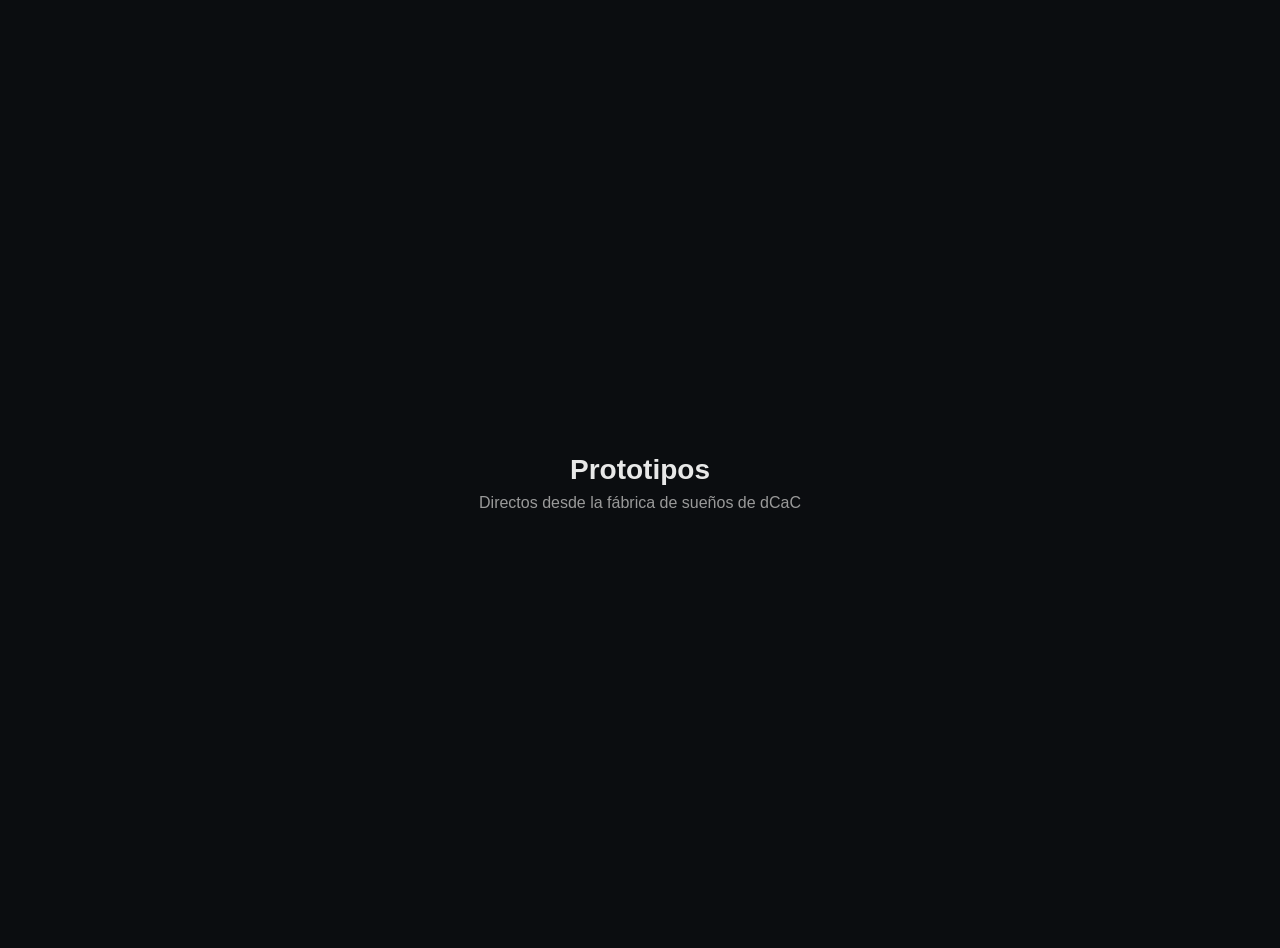
<file: index.html>
<!DOCTYPE html>
<html lang="es">
<head>
<meta charset="UTF-8">
<title>Prototipos</title>
<meta name="viewport" content="width=device-width, initial-scale=1">
<style>
  :root { color-scheme: light dark; }
  body {
    font-family: -apple-system, BlinkMacSystemFont, "Segoe UI", sans-serif;
    margin: 0; min-height: 100vh;
    display: flex; align-items: center; justify-content: center;
    background: #0b0d10; color: #e8e8e8;
    text-align: center; padding: 1.5rem;
  }
  h1 { font-size: 1.75rem; margin-bottom: 0.5rem; }
  p { color: #9a9a9a; max-width: 32rem; margin: 0 auto; }
</style>
</head>
<body>
  <div>
    <h1>Prototipos</h1>
    <p>Directos desde la fábrica de sueños de dCaC</p>
  </div>
</body>
</html>
</file>
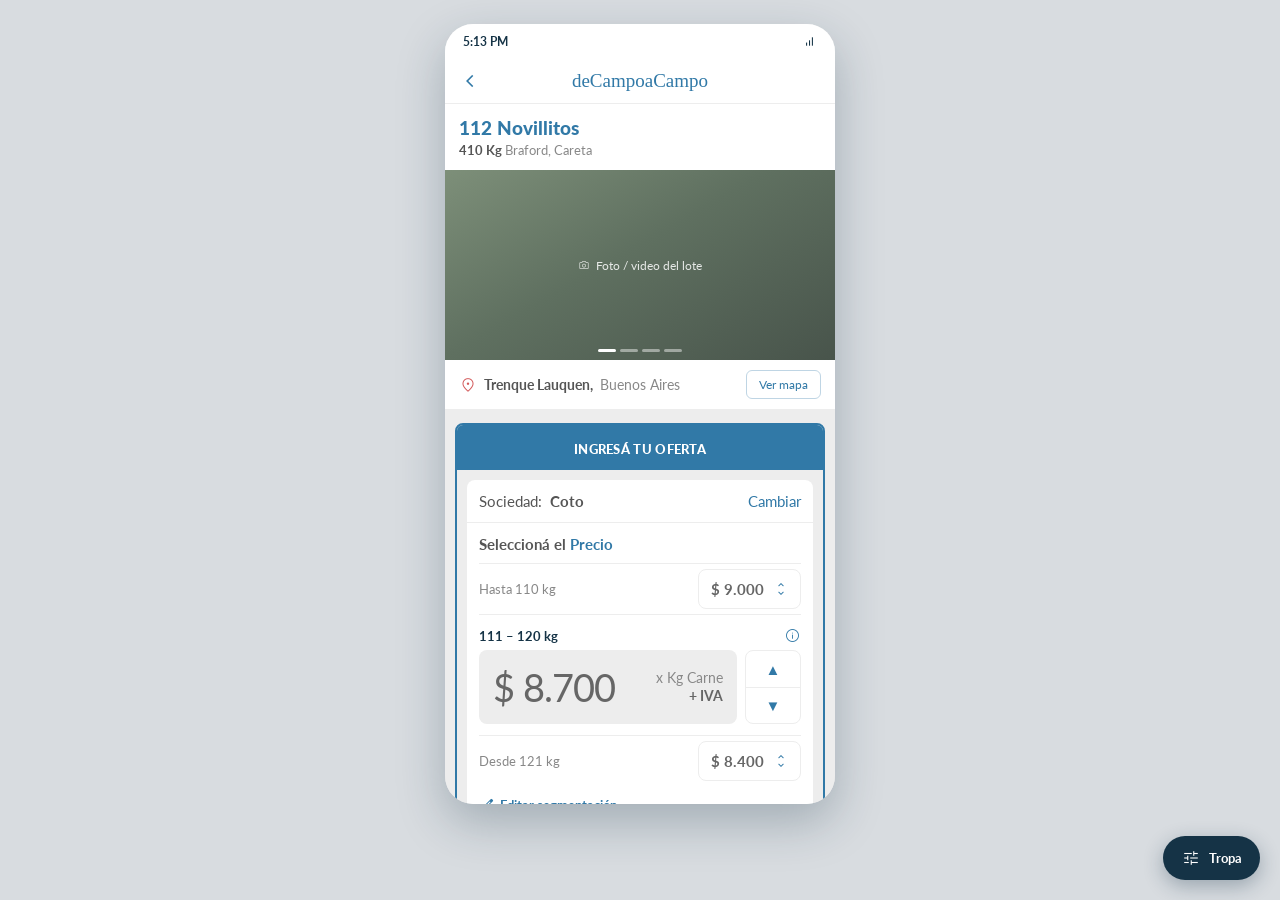
<file: compradora/segmentacion-ofertas-faena-app.html>
<!DOCTYPE html>
<html lang="es">
<head>
<meta charset="utf-8"/>
<meta name="viewport" content="width=device-width,initial-scale=1"/>
<title>Segmentación de Ofertas Faena — Prototipo App</title>
<link rel="preconnect" href="https://fonts.googleapis.com">
<link rel="preconnect" href="https://fonts.gstatic.com" crossorigin>
<link href="https://fonts.googleapis.com/css2?family=Lato:wght@400;700;900&display=swap" rel="stylesheet">
<link href="https://fonts.googleapis.com/css2?family=Material+Symbols+Outlined:opsz,wght,FILL,GRAD@20..48,300,0,0" rel="stylesheet">
<style>
/* ════════════════════════════════════════════════════════════════
   Estructura y estilos calcados del Figma "Respuestas de Ofertas"
   → flujo Confirmar Oferta (Mobile Legacy), relevado 09/09/2026.
   Tokens de color según 04_templates/04_assets/design-system/Design_dCaC.md
   (los valores muestreados del video vienen corridos por la compresión).
   ════════════════════════════════════════════════════════════════ */
:root{
  --brand:#3179A7; --brand-dark:#235677; --brand-light:#EAF2F6; --brand-mid:#BFD5E4;
  --ink:#153346;
  --bg-page:#EDEDED; --bg-l1:#FFFFFF; --bg-l2:#F8F8F8;
  --border-tertiary:#EDEDED; --border-secondary:#C0C0C0;
  --c-primary:#555555; --c-secondary:#666666; --c-tertiary:#888888; --c-disabled:#C0C0C0;
  --green:#55A32A; --green-dark:#48901F; --positive:#54A22B; --positive-bg:#EEF6EA;
  --warning:#B29B0E; --warning-border:#E7E0B4; --warning-text:#4B4106;
  --negative:#D25859; --negative-border:#F8CECE; --negative-text:#612929;
  --info-bg:#F4F8FA; --pin:#D25859;
  --r-sm:8px; --r-xs:4px; --r-btn:6px;
}
*{box-sizing:border-box}
body{margin:0;background:#D8DCE0;font-family:Lato,sans-serif;color:var(--c-primary);display:flex;justify-content:center;padding:24px 0 40px;-webkit-font-smoothing:antialiased}
.ms{font-family:'Material Symbols Outlined';font-weight:300;font-style:normal;line-height:1;vertical-align:middle;user-select:none;display:inline-block;width:1em;overflow:hidden;white-space:nowrap}
.hidden{display:none!important}

.phone{width:390px;background:var(--bg-page);border-radius:28px;overflow:hidden;box-shadow:0 18px 48px rgba(21,51,70,.28);position:relative}
.status{height:34px;background:var(--bg-l1);display:flex;align-items:center;justify-content:space-between;padding:0 18px;font-size:12px;font-weight:700;color:var(--ink)}
.topbar{height:46px;background:var(--bg-l1);display:flex;align-items:center;padding:0 12px;border-bottom:1px solid var(--border-tertiary)}
.topbar .back{font-size:26px;color:var(--brand)}
.topbar .wm{flex:1;text-align:center;font-family:Georgia,'Times New Roman',serif;font-size:19px;color:var(--brand);margin-right:26px}
.scroll{height:700px;overflow-y:auto;background:var(--bg-page)}
.scroll>*{flex:0 0 auto}
.scroll::-webkit-scrollbar{width:0}

/* ── Cabecera del lote ── */
.lote-head{background:var(--bg-l1);padding:12px 14px}
.lote-title{font-size:19px;font-weight:900;color:var(--brand);line-height:24px}
.lote-sub{font-size:13px;color:var(--c-tertiary);margin-top:2px}
.lote-sub b{color:var(--c-primary);font-weight:700}
.media{height:190px;background:linear-gradient(150deg,#7d8f79,#5f7060 45%,#48544b);display:flex;align-items:center;justify-content:center;position:relative}
.media .lbl{color:rgba(255,255,255,.85);font-size:12px;display:flex;align-items:center;gap:6px}
.media .bars{position:absolute;bottom:8px;left:0;right:0;display:flex;justify-content:center;gap:4px}
.media .bars i{width:18px;height:3px;border-radius:2px;background:rgba(255,255,255,.45)}
.media .bars i.on{background:#fff}
.geo{background:var(--bg-l1);display:flex;align-items:center;gap:7px;padding:10px 14px;font-size:14px;color:var(--c-primary)}
.geo .ms{font-size:18px;color:var(--pin)}
.geo b{font-weight:700}
.geo .muted{color:var(--c-tertiary)}
.btn-out{margin-left:auto;border:1px solid var(--brand-mid);border-radius:var(--r-btn);color:var(--brand);font-size:12px;padding:6px 12px;background:var(--bg-l1);cursor:pointer;font-family:Lato}

/* ── Panel de oferta ── */
.offer{margin:14px 10px 0;border:2px solid var(--brand);border-radius:var(--r-sm);background:var(--bg-page)}
.offer-head{background:var(--brand);padding:13px 12px;text-align:center;border-radius:6px 6px 0 0}
.offer-head span{font-size:13px;font-weight:900;color:#fff;text-transform:uppercase;letter-spacing:.3px}
.offer-body{padding:10px;display:flex;flex-direction:column;gap:10px}
.pcard{background:var(--bg-l1);border-radius:var(--r-sm);padding:12px}
.prow{display:flex;align-items:center;gap:8px;font-size:15px;color:var(--c-primary)}
.prow b{font-weight:700}
.prow .link{margin-left:auto;color:var(--brand);font-size:15px;cursor:pointer}
.hr{height:1px;background:var(--border-tertiary);margin:12px -12px}
.sel-label{font-size:15px;font-weight:700;color:var(--c-primary);margin-bottom:10px}
.sel-label em{font-style:normal;color:var(--brand)}
.sec-title{font-size:15px;font-weight:700;color:var(--brand)}

/* Control de precio (calcado del Figma) */
/* Fila principal: rango, precio y steppers en UNA sola fila (feedback 15/09). */
.price-ctl{display:flex;gap:8px;align-items:stretch}
.price-big{letter-spacing:-.5px}

/* Rueda de valores tipo iOS: los steppers chiquitos son inclickeables con el
   dedo, así que al tocar el precio se abre este selector, que mueve de a $10 (PASO). */
.wheel{position:relative;height:210px;overflow:hidden;margin:4px 0 8px}
.wheel-scroll{height:210px;overflow-y:auto;scroll-snap-type:y mandatory;padding:84px 0;text-align:center}
.wheel-scroll::-webkit-scrollbar{width:0}
.wheel-scroll div{height:42px;line-height:42px;scroll-snap-align:center;font-size:22px;color:var(--c-disabled)}
.wheel-scroll div.on{font-size:28px;font-weight:900;color:var(--brand)}
.wheel-mask{position:absolute;left:0;right:0;top:84px;height:42px;border-top:1px solid var(--border-tertiary);border-bottom:1px solid var(--border-tertiary);pointer-events:none}
.price-box{flex:1;background:var(--bg-page);border-radius:var(--r-sm);padding:10px 14px;display:flex;align-items:center;gap:10px;min-height:74px}
.price-big{font-size:38px;line-height:46px;font-weight:400;color:var(--c-secondary);white-space:nowrap;letter-spacing:-1px}
.price-suffix{font-size:14px;line-height:18px;color:var(--c-tertiary);margin-left:auto;text-align:right;white-space:nowrap}
.price-suffix b{display:block;color:var(--c-secondary);font-weight:700}
.stepbox{width:56px;border:1px solid var(--border-tertiary);border-radius:var(--r-sm);display:flex;flex-direction:column;background:var(--bg-l1)}
.stepbox span{flex:1;display:flex;align-items:center;justify-content:center;color:var(--brand);font-size:15px;cursor:pointer;user-select:none}
.stepbox span:first-child{border-bottom:1px solid var(--border-tertiary)}
.stepbox span:hover{background:var(--brand-light)}

/* Segmentos secundarios */
.seg-list{margin-top:10px;border-top:1px solid var(--border-tertiary)}
/* Fila del tramo principal dentro de la escalera: el precio grande ocupa su
   lugar en la lista en vez de vivir arriba de todo, para que se lea dónde cae
   el cursor respecto de los otros tramos (paridad con web). */
.seg-principal{padding:12px 0 11px;border-bottom:1px solid var(--border-tertiary)}
.seg-principal:last-child{border-bottom:none}
.seg-principal .range-line .range{font-weight:700;color:var(--ink)}
.seg-row{display:flex;align-items:center;justify-content:space-between;gap:10px;padding:5px 0;border-bottom:1px solid var(--border-tertiary)}
.rd .seg-row{padding:9px 12px}
.seg-row:last-child{border-bottom:none}
.seg-row .range{font-size:13px;color:var(--c-tertiary)}
.seg-row .price{font-size:15px;font-weight:700;color:var(--c-secondary)}
/* Precio secundario: las flechitas de 13px eran inclickeables con el dedo
   (mismo problema que ya había resuelto la rueda para el precio principal).
   Se van, y el precio pasa a ser un botón con borde y chevron doble: se lee
   como "esto se toca y abre un selector", con un área de 40px de alto, y
   queda del mismo color de marca que el stepbox del precio principal. */
.price-btn{display:inline-flex;align-items:center;gap:8px;height:40px;padding:0 10px 0 12px;border:1px solid var(--border-tertiary);border-radius:var(--r-sm);background:var(--bg-l1);cursor:pointer;font-family:Lato}
.price-btn .pv{font-size:15px;font-weight:700;color:var(--c-secondary)}
.price-btn .ms{font-size:18px;color:var(--brand)}
.price-btn:active{background:var(--brand-light);border-color:var(--brand)}

/* Rango del segmento principal + hint */
.range-line{display:flex;align-items:center;gap:6px;margin-bottom:6px;position:relative}
.range-line .range{font-size:13px;font-weight:700;color:var(--ink)}
.range-line .range .est{font-weight:400;color:var(--c-tertiary)}
.hint{margin-left:auto;display:inline-flex;align-items:center;cursor:help}
.hint>.ms{font-size:17px;color:var(--brand)}
.hint .bubble{position:absolute;left:0;right:0;top:calc(100% + 6px);background:var(--ink);color:#E7F0F6;font-size:11px;line-height:16px;font-weight:400;padding:10px 12px;border-radius:var(--r-sm);box-shadow:0 8px 24px rgba(21,51,70,.28);opacity:0;visibility:hidden;transition:opacity .12s;z-index:20}
.hint .bubble b{color:#fff}
.hint .bubble::before{content:'';position:absolute;right:6px;top:-5px;width:10px;height:10px;background:var(--ink);transform:rotate(45deg)}
.hint:hover .bubble,.hint.on .bubble{opacity:1;visibility:visible}

/* Selector de categoría (tropas mixtas de mismo eje) */
.tabs{display:flex;background:var(--bg-page);border-radius:var(--r-sm);padding:4px;gap:2px;margin-bottom:10px}
.tab{flex:1;text-align:center;padding:7px 0;border-radius:var(--r-xs);font-size:12px;font-weight:700;color:var(--c-tertiary);cursor:pointer;white-space:nowrap;overflow:hidden}
.tab.active{background:var(--brand-light);color:var(--brand-dark)}

.edit-link{display:inline-flex;align-items:center;gap:4px;color:var(--brand);font-size:13px;font-weight:700;cursor:pointer;margin-top:10px}
.edit-link .ms{font-size:17px}

/* Chips de plazo */
.chips{display:grid;grid-template-columns:repeat(4,1fr);gap:5px}
.chip{border:1px solid var(--border-tertiary);border-radius:var(--r-sm);padding:8px 0 7px;text-align:center;cursor:pointer;min-height:56px;display:flex;flex-direction:column;align-items:center;justify-content:center;gap:5px}
.chip .ms{font-size:22px;color:var(--c-disabled);display:block;width:1em;margin:0 auto}
.chip .cl{font-size:10px;color:var(--c-disabled);line-height:12px}
.chip.selected{border-color:var(--brand);background:var(--bg-l1)}
.chip.selected .ms,.chip.selected .cl{color:var(--brand)}

/* Flete */
.flete{display:grid;grid-template-columns:1fr 1fr;gap:8px}
.fl{border:1px solid var(--border-tertiary);border-radius:var(--r-sm);padding:11px 6px;display:flex;align-items:center;justify-content:center;gap:6px;font-size:12px;color:var(--c-disabled);cursor:pointer;white-space:nowrap}
.fl .ms{font-size:19px}
.fl.selected{border-color:var(--brand);color:var(--brand);font-weight:700}
.flete-geo{display:flex;align-items:center;gap:6px;margin-top:10px;font-size:13px;color:var(--c-secondary)}
.flete-geo .ms{font-size:16px;color:var(--pin)}

/* Gastos y restricciones */
.big-pct{font-size:26px;font-weight:900;color:var(--c-secondary);margin-top:6px}
.big-pct small{font-size:15px;font-weight:400}
.stats3{display:grid;grid-template-columns:repeat(3,1fr);margin-top:10px}
.st{display:flex;align-items:baseline;gap:6px;justify-content:center;position:relative}
.st+.st::before{content:'';position:absolute;left:0;top:2px;bottom:2px;width:1px;background:var(--border-tertiary)}
.st .n{font-size:22px;font-weight:900;color:var(--c-secondary)}
.st .u{font-size:11px;line-height:13px;color:var(--c-disabled)}
.pesada{display:flex;justify-content:space-between;gap:10px;margin-top:10px;padding-top:9px;border-top:1px solid var(--border-tertiary);font-size:12px;color:var(--c-tertiary)}
.pesada b{color:var(--c-secondary)}

.add-link{color:var(--brand);font-size:14px;cursor:pointer;padding:2px 2px 0}
.btn-send{background:var(--green);color:#fff;border:none;border-radius:var(--r-btn);font-family:Lato;font-size:19px;font-weight:700;height:52px;width:100%;cursor:pointer}
.btn-send:hover{background:var(--green-dark)}
.estimador{background:var(--bg-l1);border-radius:var(--r-sm);padding:13px;display:flex;align-items:center;justify-content:center;gap:8px;color:var(--brand);font-size:16px;font-weight:700;cursor:pointer}
.estimador .ms{font-size:20px}
.chev{width:44px;height:26px;background:var(--bg-l1);border-radius:0 0 var(--r-sm) var(--r-sm);margin:0 auto;display:flex;align-items:center;justify-content:center;color:var(--brand)}

/* Bloques bajo el panel */
.blk{margin:16px 10px 0}
.blk-title{font-size:17px;color:var(--c-secondary);margin-bottom:10px}
.op{display:flex;align-items:center;gap:10px;padding:0 4px}
.op .pic{width:46px;height:46px;border-radius:999px;background:var(--brand-mid);flex-shrink:0}
.op .n{font-size:15px;color:var(--c-secondary);flex:1;white-space:nowrap}
.op .a{display:flex;align-items:center;gap:5px;font-size:13px;font-weight:700;cursor:pointer;white-space:nowrap}
.op .a.tel{color:var(--brand)}
.op .a.wa{color:var(--green)}
.op .a .ms{font-size:20px}
.card{background:var(--bg-l1);border-radius:var(--r-sm);padding:14px}
.card-h{display:flex;align-items:center;gap:10px;padding-bottom:12px;border-bottom:1px solid var(--border-tertiary)}
.card-h .t{font-size:16px;color:var(--brand);white-space:nowrap}
.pill{margin-left:auto;border:1px solid var(--brand-mid);border-radius:var(--r-btn);color:var(--brand);font-size:12px;font-weight:700;padding:7px 10px;display:flex;align-items:center;gap:6px;cursor:pointer;background:var(--bg-l1);white-space:nowrap}
.pill .ms{font-size:17px}
.tri{display:grid;grid-template-columns:repeat(3,1fr);padding:12px 0}
.tri .c{text-align:center;position:relative}
.tri .c+.c::before{content:'';position:absolute;left:0;top:0;bottom:0;width:1px;background:var(--border-tertiary)}
.tri .k{font-size:13px;color:var(--c-tertiary)}
.tri .v{font-size:22px;font-weight:900;color:var(--brand);margin:3px 0 1px}
.tri .v.g{color:var(--positive)}
.tri .s{font-size:11px;color:var(--brand)}
.tri .s.g{color:var(--positive)}
.tri .ck{font-size:26px;color:var(--brand)}
.nutri{display:flex;justify-content:space-between;gap:10px;padding-top:12px;border-top:1px solid var(--border-tertiary);font-size:13px;color:var(--c-tertiary)}
.nutri .l b{display:block;color:var(--brand);font-size:14px;margin-top:2px}
.nutri .r{text-align:right}
.nutri .r b{color:var(--c-primary)}
.nutri .tags{margin-top:3px;color:var(--c-disabled);font-size:12px;display:flex;gap:10px;justify-content:flex-end}
.quad{display:grid;grid-template-columns:repeat(4,1fr);padding-top:12px;gap:2px}
.quad .c{position:relative;padding:0 6px}
.quad .c+.c::before{content:'';position:absolute;left:0;top:2px;bottom:2px;width:1px;background:var(--border-tertiary)}
.quad .k{font-size:12px;color:var(--c-tertiary)}
.quad .v{font-size:15px;font-weight:900;color:var(--c-primary);margin-top:2px;line-height:19px}
.quad .s{font-size:11px;color:var(--c-tertiary)}
.vend{display:flex;align-items:center;gap:12px;padding:4px}
.vend .av{font-size:38px;color:var(--c-disabled)}
.vend .c{flex:1;position:relative;padding-left:12px}
.vend .c+.c::before{content:'';position:absolute;left:0;top:2px;bottom:2px;width:1px;background:var(--border-tertiary)}
.vend .v{font-size:19px;font-weight:900;color:var(--c-primary)}
.vend .k{font-size:13px;color:var(--c-secondary)}
.vend .s{font-size:12px;color:var(--c-tertiary)}
.prot{display:flex;gap:12px;align-items:flex-start;padding:4px}
.prot .ic{width:34px;height:34px;border-radius:999px;background:var(--positive-bg);color:var(--positive);display:flex;align-items:center;justify-content:center;flex-shrink:0}
.prot .tx{font-size:12px;line-height:17px;color:var(--c-tertiary)}
.footnav{display:grid;grid-template-columns:1fr 1fr;gap:10px;margin:16px 10px 24px}
.footnav div{border:1px solid var(--brand-mid);border-radius:var(--r-btn);background:var(--bg-l1);color:var(--brand);font-size:13px;padding:10px 0;text-align:center;cursor:pointer}

/* Alertas */
.alert{display:flex;gap:8px;border-radius:var(--r-sm);padding:10px 12px;border:1px solid}
.alert .ms{font-size:18px;flex-shrink:0;margin-top:1px}
.alert-title{font-size:12px;font-weight:700;line-height:16px}
.alert-body{font-size:11px;line-height:16px;margin-top:2px}
.alert.info{background:var(--info-bg);border-color:var(--brand-mid);color:var(--ink)}
.alert.info .ms{color:var(--brand)}
.alert.warn{background:#FDFCF9;border-color:var(--warning-border);color:var(--warning-text)}
.alert.warn .ms{color:var(--warning)}

/* Oferta baja */
.baja-banner{background:var(--negative);color:#fff;border-radius:var(--r-sm) var(--r-sm) 0 0;padding:10px 12px;display:flex;align-items:center;gap:6px}
.baja-banner .t{font-size:12px;font-weight:900;text-transform:uppercase}
.baja-body{border:1px solid var(--negative-border);border-top:none;border-radius:0 0 var(--r-sm) var(--r-sm);padding:14px 12px;background:#FEF7F7}
.tip{display:flex;gap:8px;background:#fff;border:1px solid var(--warning-border);border-radius:var(--r-sm);padding:10px;font-size:12px;line-height:17px;color:var(--warning-text);margin-top:10px}
.tip .ms{color:var(--warning);font-size:18px;flex-shrink:0}
.rd{background:#fff;border:1px solid var(--border-tertiary);border-radius:var(--r-sm);margin-top:12px}
.rd .seg-row{padding:9px 12px;border-bottom:1px solid var(--border-tertiary)}
.rd .seg-row:last-child{border-bottom:none}
.hist{background:var(--bg-l1);border-radius:var(--r-sm);padding:14px 12px}
.hist-h{font-size:12px;font-weight:900;color:var(--c-tertiary);text-transform:uppercase;letter-spacing:.5px;margin-bottom:8px}
.hist-row{display:flex;justify-content:space-between;font-size:13px;padding:4px 0}
.hist-row .v{font-weight:700;color:var(--c-primary)}
/* ── Respuesta del hub: Oferta Baja / Oferta Competitiva ──
   Copys y estructura según feedback de negocio del 09/09/2026:
   baja sin fecha y sin importe sugerido; competitiva con la prioridad
   fusionada con la fecha en el título y el stepper resuelto como texto. */
.resp{border-radius:var(--r-sm);overflow:hidden;border:2px solid}
.resp.baja{border-color:#9B3A3B}
.resp.comp{border-color:#3C731F}
.resp-head{padding:12px;text-align:center}
.resp.baja .resp-head{background:#9B3A3B}
.resp.comp .resp-head{background:#3C731F}
.resp-head span{color:#fff;font-weight:900;text-transform:uppercase;letter-spacing:.4px}
.resp-body{--rp-y:16px;--rp-x:16px;background:var(--bg-l1);padding:var(--rp-y) var(--rp-x)}
/* La barra de prioridad va a sangre: pegada a los bordes izquierdo, derecho y
   superior de .resp-body. Se logra con márgenes negativos del tamaño exacto
   del padding del padre, que por eso vive en --rp-x / --rp-y. */
.resp-badge{display:flex;align-items:center;justify-content:center;gap:8px;background:#E4F1DA;color:#2F5C18;padding:12px;margin:calc(var(--rp-y) * -1) calc(var(--rp-x) * -1) 14px;border-bottom:1px solid #CFE3C0}
.resp-badge .ms{font-size:21px}
.resp-badge span:last-child{font-size:14px;font-weight:700}
.resp-badge b{font-weight:900}
.resp-fecha{text-align:center;font-style:italic;color:var(--c-tertiary);font-size:13px;margin-bottom:10px}
.resp-h{text-align:center;font-weight:700;color:var(--c-primary)}
.resp-h b{font-weight:900}
.resp.baja .resp-h b{color:#9B3A3B}
.resp.comp .resp-h b{color:#3C731F}
.resp-h .mut{font-weight:400;color:var(--c-tertiary)}
.resp-p{text-align:center;color:var(--c-tertiary);margin-top:8px}
.resp-p b{color:var(--c-secondary);font-weight:700}
.resp-div{height:1px;background:var(--border-tertiary);margin:16px 0}
.resp-k{font-size:13px;color:var(--c-tertiary);margin-bottom:6px}
.resp-meta{margin-top:14px}
.resp-meta .r{display:flex;justify-content:space-between;gap:12px;padding:7px 0;border-bottom:1px solid var(--border-tertiary);font-size:13px;color:var(--c-tertiary)}
.resp-meta .r:last-child{border-bottom:none}
.resp-meta .r b{color:var(--c-primary);font-weight:700;text-align:right}

/* Bottom sheets */
.sheet-ov{position:absolute;inset:0;background:rgba(21,51,70,.45);display:none;align-items:flex-end;z-index:50}
.sheet-ov.open{display:flex}
.sheet{background:var(--bg-l1);border-radius:16px 16px 0 0;width:100%;max-height:84%;overflow:auto;padding:8px 16px 20px}
.grabber{width:40px;height:4px;border-radius:999px;background:var(--border-secondary);margin:6px auto 12px}
.sheet-title{font-size:17px;font-weight:900;color:var(--ink)}
.sheet-sub{font-size:12px;line-height:17px;color:var(--c-tertiary);margin-top:2px;margin-bottom:12px}
.edit-hdr{display:grid;grid-template-columns:1fr 76px 76px 18px;gap:6px;padding-bottom:6px;border-bottom:1px solid var(--border-tertiary)}
.edit-hdr span{font-size:9px;font-weight:700;text-transform:uppercase;letter-spacing:.3px;color:var(--c-tertiary);text-align:right}
.edit-hdr span:first-child{text-align:left}
.edit-row{display:flex;align-items:center;justify-content:space-between;gap:10px;padding:10px 0;border-bottom:1px solid var(--border-tertiary)}
.edit-row.multi{display:grid;grid-template-columns:1fr 76px 76px 18px;gap:6px;align-items:center}
.edit-row .rf{font-size:12px;color:var(--c-secondary)}
.edit-nota{font-size:12px;line-height:17px;color:var(--c-tertiary);background:var(--bg-secondary);border-radius:var(--r-xs);padding:9px 11px;margin-bottom:12px}
.edit-nota b{color:var(--c-secondary);font-weight:700}
.range-input{font-family:Lato;font-size:12px;width:52px;padding:6px;border:1px solid var(--border-tertiary);border-radius:var(--r-xs)}
.range-input.wide{width:80px}
.price-input{font-family:Lato;font-size:13px;font-weight:700;width:76px;padding:6px;border:1px solid var(--border-tertiary);border-radius:var(--r-xs);text-align:right}
.edit-price{display:flex;align-items:center;gap:8px}
.edit-price .del{font-size:17px;color:var(--c-disabled);cursor:pointer}
.add-seg{display:inline-flex;align-items:center;gap:6px;color:var(--brand);font-size:12px;font-weight:700;cursor:pointer;padding-top:12px}
.add-seg .ms{font-size:17px}
.sheet-foot{display:flex;gap:8px;margin-top:16px}
.btn{border:none;border-radius:var(--r-btn);font-family:Lato;font-size:14px;font-weight:700;height:42px;width:100%;cursor:pointer}
.btn-primary{background:var(--brand);color:#fff}
.btn-green{background:var(--green);color:#fff}
.btn-ghost{background:transparent;color:var(--brand);border:1px solid var(--brand-mid)}
.modal-row{display:flex;justify-content:space-between;gap:12px;padding:9px 0;border-bottom:1px solid var(--border-tertiary)}
.modal-row:last-child{border-bottom:none}
.modal-row .k{font-size:12px;color:var(--c-tertiary)}
.modal-row .v{font-size:12px;font-weight:700;color:var(--c-primary);text-align:right}
.seg-hdr{display:grid;grid-template-columns:1fr 76px 76px;gap:6px;padding:6px 12px;background:var(--bg-l2);border-bottom:1px solid var(--border-tertiary);border-radius:var(--r-sm) var(--r-sm) 0 0}
.seg-hdr span{font-size:9px;font-weight:700;text-transform:uppercase;letter-spacing:.3px;color:var(--c-tertiary);text-align:right}
.seg-hdr span:first-child{text-align:left}
.rd .seg-row.multi{display:grid;grid-template-columns:1fr 76px 76px;gap:6px;align-items:center}
.rd .seg-row.multi .cell{text-align:right}
.ok-icon{width:52px;height:52px;border-radius:999px;background:var(--positive-bg);color:var(--positive);display:flex;align-items:center;justify-content:center;margin:0 auto 10px}
.ok-icon .ms{font-size:30px}

/* Widget de tropas */
.cw{position:fixed;right:20px;bottom:20px;z-index:200}
.cw-fab{background:var(--ink);color:#fff;border-radius:999px;padding:12px 18px;display:flex;align-items:center;gap:8px;font-size:13px;font-weight:700;cursor:pointer;box-shadow:0 6px 20px rgba(21,51,70,.32)}
.cw-fab .ms{font-size:20px}
.cw-panel{display:none;background:var(--ink);border-radius:12px;padding:8px;margin-bottom:8px;width:308px;max-height:76vh;overflow:auto;box-shadow:0 10px 32px rgba(21,51,70,.36)}
.cw.open .cw-panel{display:block}
.cw-t{color:#8FB4CC;font-size:10px;font-weight:700;text-transform:uppercase;letter-spacing:.5px;padding:10px 10px 6px}
.cw-item{color:#DCE8F0;font-size:13px;line-height:18px;padding:9px 10px;border-radius:var(--r-sm);cursor:pointer;display:flex;gap:8px;align-items:flex-start}
.cw-item:hover{background:rgba(255,255,255,.08)}
.cw-item.active{background:var(--brand);color:#fff;font-weight:700}
.cw-item .ms{font-size:18px;opacity:.7;margin-top:1px}
.cw-item small{display:block;font-size:11px;font-weight:400;opacity:.75;margin-top:1px}
.cw-sep{height:1px;background:rgba(255,255,255,.1);margin:8px 6px}
.cw-rinde{display:flex;align-items:center;gap:10px;padding:2px 10px 4px}
.cw-rinde input{flex:1;accent-color:#8FB4CC;height:4px}
.cw-rv{color:#fff;font-size:13px;font-weight:700;min-width:50px;text-align:right}
.cw-media{color:#8FB4CC;font-size:11px;line-height:15px;padding:0 10px 8px}
.cw-media b{color:#fff}
</style>
</head>
<body>

<div class="phone">
  <div class="status"><span>5:13 PM</span><span class="ms" style="font-size:15px">signal_cellular_alt</span></div>
  <div class="topbar"><span class="ms back">chevron_left</span><span class="wm">deCampoaCampo</span></div>

  <div class="scroll" id="scroll">

    <!-- Cabecera del lote -->
    <div class="lote-head">
      <div class="lote-title" id="l-title"></div>
      <div class="lote-sub" id="l-sub"></div>
    </div>
    <div class="media"><div class="lbl"><span class="ms">photo_camera</span>Foto / video del lote</div>
      <div class="bars"><i class="on"></i><i></i><i></i><i></i></div></div>
    <div class="geo"><span class="ms">location_on</span><b id="l-ubic"></b><span class="muted" id="l-prov"></span>
      <button class="btn-out">Ver mapa</button></div>

    <!-- Oferta baja -->
    <!-- Respuesta del hub -->
    <div id="blk-resp" class="hidden" style="margin:14px 10px 0">
      <div class="resp" id="resp-card">
        <div class="resp-head"><span id="resp-title" style="font-size:13px"></span></div>
        <div class="resp-body" style="--rp-y:14px;--rp-x:12px">
          <div class="resp-badge" id="resp-badge" style="font-size:13px"></div>
          <div class="resp-fecha" id="resp-fecha" style="font-size:12px"></div>
          <div class="resp-h" id="resp-h" style="font-size:15px;line-height:21px"></div>
          <div class="resp-p" id="resp-p" style="font-size:13px;line-height:19px"></div>
          <div class="resp-div"></div>
          <div class="resp-k">Precio ofertado</div>
          <div class="rd" id="seg-resp" style="margin-top:0"></div>
          <div class="resp-meta" id="resp-meta"></div>
          <div id="resp-cta" style="margin-top:14px"></div>
        </div>
      </div>
    </div>

    <!-- ═══ PANEL DE OFERTA (calcado del Figma) ═══ -->
    <div class="offer" id="blk-offer">
      <div class="offer-head"><span>Ingresá tu oferta</span></div>
      <div class="offer-body">

        <div id="f-aviso"></div>

        <!-- Sociedad + Precio -->
        <div class="pcard">
          <div class="prow">Sociedad: <b id="f-soc-name"></b><span class="link" onclick="openSheet('ov-soc')">Cambiar</span></div>
          <div class="hr"></div>
          <div class="sel-label">Seleccioná el <em>Precio</em></div>

          <div class="tabs hidden" id="f-tabs"></div>

          <!-- Precio único (sociedad sin historial) -->
          <div id="f-principal"></div>
          <!-- Escalera completa: el precio grande va en la posición del tramo principal -->
          <div class="seg-list" id="f-table"></div>
          <span class="edit-link hidden" id="f-edit" onclick="openEdit()"><span class="ms">edit</span>Editar segmentación</span>
          <div id="f-nota" style="margin-top:10px"></div>
        </div>

        <!-- Plazo -->
        <div class="pcard">
          <div class="sel-label">Seleccioná el <em>Plazo</em></div>
          <div class="chips" id="f-chips">
            <div class="chip selected" onclick="pickPlazo(this,'Contado')"><span class="ms">paid</span><span class="cl">Contado</span></div>
            <div class="chip" onclick="pickPlazo(this,'30 días')"><span class="ms">calendar_month</span><span class="cl">30 días</span></div>
            <div class="chip" onclick="pickPlazo(this,'30 y 60')"><span class="ms">calendar_month</span><span class="cl">30 y 60</span></div>
            <div class="chip" onclick="pickPlazo(this,'60 días')"><span class="ms">calendar_month</span><span class="cl">60 días</span></div>
                      </div>
        </div>

        <!-- Flete -->
        <div class="pcard">
          <div class="sel-label">Seleccioná el <em>Flete</em></div>
          <div class="flete">
            <div class="fl selected" onclick="pickFlete(this)"><span class="ms">local_shipping</span>a Retirar en Origen</div>
            <div class="fl" onclick="pickFlete(this)"><span class="ms">local_shipping</span>Puesto en Destino</div>
          </div>
          <div class="flete-geo"><span class="ms">location_on</span><span id="f-geo"></span></div>
        </div>

        <!-- Gastos comerciales -->
        <div class="pcard">
          <div class="sec-title">Gastos Comerciales</div>
          <div class="big-pct">3<small>%</small></div>
        </div>

        <!-- Restricciones -->
        <div class="pcard">
          <div class="sec-title">Restricciones y Procedimiento de Pesada</div>
          <div class="stats3">
            <div class="st"><span class="n">5</span><span class="u">Tabla de<br>$ / Kg</span></div>
            <div class="st"><span class="n" id="r-desde">360</span><span class="u">Desde<br>Kg</span></div>
            <div class="st"><span class="n" id="r-tope">370</span><span class="u">Tope<br>Kg</span></div>
          </div>
          <div class="pesada"><span>Balanza: <b>SR arriba del camion (20Km)</b></span><span>Desbaste:<b>4%</b></span></div>
        </div>

        <span class="add-link">+ Agregar aclaración</span>

        <button class="btn-send" onclick="openConfirm()">Enviar Oferta</button>

        <div>
          <div class="estimador"><span class="ms">calculate</span>Estimador de Costos</div>
          <div class="chev"><span class="ms">expand_more</span></div>
        </div>
      </div>
    </div>

    <!-- Operador -->
    <div class="blk">
      <div class="blk-title">Consulte al Operador</div>
      <div class="op"><span class="pic"></span><span class="n">Ramona Wyman</span>
        <span class="a tel"><span class="ms">call</span>Llamar</span>
        <span class="a wa"><span class="ms">chat</span>WhatsApp</span></div>
    </div>

    <!-- Informe de la tropa -->
    <div class="blk"><div class="card">
      <div class="card-h"><span class="t">Informe de la tropa</span><span class="pill"><span class="ms">share</span>Compartir</span></div>
      <div class="tri">
        <div class="c"><div class="k">Edad</div><div class="v">18</div><div class="s">meses</div></div>
        <div class="c"><div class="k">Calidad</div><div class="v g">8,5</div><div class="s g">sobre 10 pts</div></div>
        <div class="c"><div class="k">Ma. Líquida</div><div class="ck ms">check</div></div>
      </div>
      <div class="nutri">
        <div class="l">Tto. Nutricional<b>Praderas y/o Verdeos</b></div>
        <div class="r">Zona <b>Limpia</b><div class="tags"><span>✕ Garrapata</span><span>✕ Mio-Mio</span></div></div>
      </div>
    </div></div>

    <!-- Informe de revisación -->
    <div class="blk"><div class="card">
      <div class="card-h"><span class="t">Informe de Revisación</span><span class="pill">Segmentación de Tropa</span></div>
      <div class="quad">
        <div class="c"><div class="k">Est. Corporal</div><div class="v">4</div><div class="s">sobre 5 pts</div></div>
        <div class="c"><div class="k">Descarte</div><div class="v">0</div><div class="s">animales</div></div>
        <div class="c"><div class="k">Sanidad</div><div class="v">Muy buena</div></div>
        <div class="c"><div class="k">Uniformidad</div><div class="v">Parejo</div><div class="s">350 Kgs aprox</div></div>
      </div>
    </div></div>

    <!-- Vendedor -->
    <div class="blk">
      <div class="blk-title">Información del Vendedor</div>
      <div class="vend">
        <span class="ms av">account_circle</span>
        <div class="c"><div class="v">100</div><div class="k">Cabezas</div><div class="s">comercializadas</div></div>
        <div class="c"><div class="v">3</div><div class="k">Operaciones</div><div class="s">concretadas</div></div>
        <div class="c"><div class="v">1</div><div class="k">año</div><div class="s">operando</div></div>
      </div>
    </div>

    <!-- Compra protegida -->
    <div class="blk">
      <div class="blk-title">Compra Protegida</div>
      <div class="prot"><span class="ic"><span class="ms">lock</span></span>
        <span class="tx">Pedro Genta y CIA S.A audita esta operación, a su vez liquida y es responsable en el cumplimiento entre partes.</span></div>
    </div>

    <div class="footnav"><div>‹ Volver al listado</div><div>^ Volver al principio</div></div>

  </div><!-- /scroll -->

  <!-- Sheets -->
  <div class="sheet-ov" id="ov-soc"><div class="sheet">
    <div class="grabber"></div><div class="sheet-title">Sociedad operadora</div>
    <div class="sheet-sub">Elegí con qué sociedad querés ofertar.</div>
    <div id="soc-list"></div>
  </div></div>

  <div class="sheet-ov" id="ov-wheel"><div class="sheet">
    <div class="grabber"></div>
    <div class="sheet-title" id="wheel-title"></div>
    <div class="sheet-sub">Deslizá para elegir. Salto de $25.</div>
    <div class="wheel"><div class="wheel-scroll" id="wheel-scroll" onscroll="marcarWheel()"></div><div class="wheel-mask"></div></div>
    <div class="sheet-foot"><button class="btn btn-ghost" onclick="closeSheet('ov-wheel')">Cancelar</button>
      <button class="btn btn-primary" onclick="aplicarWheel()">Listo</button></div>
  </div></div>

  <div class="sheet-ov" id="ov-edit"><div class="sheet">
    <div class="grabber"></div><div class="sheet-title">Editar segmentación</div>
    <div class="sheet-sub" id="edit-sub"></div><div id="edit-body"></div>
    <div class="sheet-foot"><button class="btn btn-ghost" onclick="closeSheet('ov-edit')">Cancelar</button>
      <button class="btn btn-primary" onclick="saveEdit()">Guardar</button></div>
  </div></div>

  <div class="sheet-ov" id="ov-confirm"><div class="sheet">
    <div class="grabber"></div><div class="sheet-title" style="margin-bottom:10px">Confirmá tu oferta</div>
    <div id="confirm-body"></div>
    <div class="sheet-foot"><button class="btn btn-ghost" onclick="closeSheet('ov-confirm')">Modificar</button>
      <button class="btn btn-green" onclick="closeSheet('ov-confirm');openSheet('ov-ok')">Confirmar</button></div>
  </div></div>

  <div class="sheet-ov" id="ov-ok"><div class="sheet" style="text-align:center;padding-bottom:24px">
    <div class="grabber"></div><div class="ok-icon"><span class="ms">check</span></div>
    <div class="sheet-title">Oferta enviada</div>
    <div class="sheet-sub">Tu oferta nos importa. Enviarla no constituye un compromiso de compra.</div>
    <button class="btn btn-green" onclick="closeSheet('ov-ok')">Entendido</button>
  </div></div>
</div>

<div class="cw" id="cw">
  <div class="cw-panel">
    <div class="cw-t">Tipo de tropa</div>
    <div id="cw-tropas"></div>
    <div class="cw-sep"></div>
    <div class="cw-t">Rinde estimado</div>
    <div class="cw-rinde">
      <input type="range" id="cw-rinde" min="46" max="66" step="0.5" value="56" oninput="setRinde(this.value)">
      <span class="cw-rv" id="cw-rinde-v">56.0%</span>
    </div>
    <div class="cw-media" id="cw-media"></div>
    <div class="cw-sep"></div>
    <div class="cw-t">Estado de la oferta</div>
    <div class="cw-item active" data-e="ofertar" onclick="setEstado('ofertar')"><span class="ms">edit_note</span><div>Ofertar<small>Formulario de carga</small></div></div>
    <div class="cw-item" data-e="competitiva" onclick="setEstado('competitiva')"><span class="ms">verified</span><div>Respuesta: Oferta Competitiva<small>Barra de prioridad + fecha</small></div></div>
    <div class="cw-item" data-e="baja" onclick="setEstado('baja')"><span class="ms">error</span><div>Respuesta: Oferta Baja<small>Sin importe sugerido</small></div></div>
  </div>
  <div class="cw-fab" onclick="document.getElementById('cw').classList.toggle('open')"><span class="ms">tune</span>Tropa</div>
</div>

<script>
/* ════════════════════════════════════════════════════════════════
   Posición del cursor — regla del 15/09/2026
   El cursor y el precio de publicación van al segmento **donde cae la
   tropa**, tanto en consumo como en exportación. Así el precio de
   publicación es uno solo aunque a cada sociedad le caiga en un tramo
   distinto de su propia escalera.
   La media res estimada sale del peso vivo por un rinde genérico teórico.
   En vaca no hay kilaje: el cursor va a la **mejor tipificación**.
   ════════════════════════════════════════════════════════════════ */
let RINDE_TEORICO = 0.56;   /* rinde estimado de la tropa. Editable desde el picker: mover el
                              rinde mueve la media res estimada y, con ella, el segmento donde
                              cae el cursor. Es la variable que en producción viene del comprador. */
const mediaEstimada = kgVivo => Math.round(kgVivo * RINDE_TEORICO / 2);

function segmentoPrincipal(soc, kgVivo){
  if(soc.eje === 'tipificacion') return 0;     // la mejor tipificación es la primera de la lista
  const m = mediaEstimada(kgVivo);
  const i = soc.segmentos.findIndex(s =>     // límites inclusivos: [min, max]
    (s.min == null || m >= s.min) && (s.max == null || m <= s.max));
  return i === -1 ? soc.segmentos.length - 1 : i;
}

const SIN_HISTORIAL = 'Frigorífico del Sur S.A.';

const TROPAS = {
  consumo: {
    nombre:'Consumo', hint:'Cursor en el segmento de mayor precio',
    lote:{cab:112, cat:'Novillitos', kg:410, raza:'Braford', term:'Careta',
      ubic:'Trenque Lauquen', prov:'Buenos Aires', desde:400, tope:420},
    plazo:'Contado',
    sociedades:{
      'Coto':{destino:'consumo', eje:'kilaje', grupo:['Novillito','Vaquillona'], segmentos:[
        {max:110, price:9000},{max:120, price:8700},{price:8400}]},
      'Matarife Pichinini':{destino:'consumo', eje:'kilaje', grupo:['Novillito','Vaquillona','Ternero'], segmentos:[
        {max:120, price:9150},{price:8800}]},
      [SIN_HISTORIAL]:{sinHistorial:true, precio:9000}
    }
  },
  expo: {
    nombre:'Exportación', hint:'Cursor en el segmento del medio',
    lote:{cab:96, cat:'Novillos', kg:470, raza:'Mestizo', term:'Careta',
      ubic:'Rafaela', prov:'Santa Fe', desde:460, tope:480},
    plazo:'30 días',
    sociedades:{
      'Swift':{destino:'exportacion', eje:'kilaje', grupo:['Novillo','MEJ'], segmentos:[
        {max:120, price:8050},{max:190, price:8300},{price:8100}]},
      'Los Nogales S.A.':{destino:'exportacion', eje:'kilaje', grupo:['Novillo'], segmentos:[
        {max:110, price:7950},{max:140, price:8200},{max:190, price:8350},
        {max:220, price:8250},{price:8050}]},
      [SIN_HISTORIAL]:{sinHistorial:true, precio:8300}
    }
  },
  vaca: {
    nombre:'Vacas', hint:'Tipificación + grasa · P2 abierto',
    lote:{cab:84, cat:'Vacas Gordas', kg:480, raza:'Mestizo', term:'Careta',
      ubic:'Esperanza', prov:'Santa Fe', desde:470, tope:495},
    plazo:'30 días',
    sociedades:{
      'Carroll-Rippin':{destino:'consumo', eje:'tipificacion', grupo:['Vaca Gorda','Vaca Manufactura'], segmentos:[
        {label:'B1', price:7550},{label:'C1', price:7200},{label:'C2', price:6900}]},
      'Coto':{destino:'consumo', eje:'tipificacion', grupo:['Vaca Gorda'], segmentos:[
        {label:'B1', price:7600},{label:'B2', price:7450},{label:'C1', price:7200},
        {label:'C2', price:6950},{label:'C3', price:6700}]},
      [SIN_HISTORIAL]:{sinHistorial:true, precio:7200}
    }
  },
  mixtaConsumo: {
    nombre:'Mixta consumo · 2 categorías', hint:'Novillito + Vaquillona · selector de categoría',
    lote:{cab:128, cat:'Novillitos y Vaquillonas', kg:395, raza:'Mestizo', term:'Careta',
      ubic:'Alejandro Roca', prov:'Córdoba', desde:385, tope:405},
    plazo:'Contado', referencia:'Novillito',
    aviso:{tipo:'info', t:'Tropa con dos categorías',
      b:'Los rangos de kilaje son los mismos para las dos categorías. Cargá el precio de cada una alternando con el selector. El operador definió <b>Novillito</b> como categoría de referencia.'},
    sociedades:{
      'Coto':{destino:'consumo', eje:'kilaje', grupo:['Novillito','Vaquillona'], cols:['Novillito','Vaquillona'], segmentos:[
        {max:105, prices:[8950,8750]},{max:115, prices:[8650,8450]},{prices:[8350,8150]}]},
      'Matarife Pichinini':{destino:'consumo', eje:'kilaje', grupo:['Novillito','Vaquillona'], cols:['Novillito','Vaquillona'], segmentos:[
        {max:115, prices:[9100,8900]},{prices:[8750,8550]}]},
      [SIN_HISTORIAL]:{sinHistorial:true, precio:8900}
    }
  },
  mixtaExpo: {
    nombre:'Mixta exportación · 2 categorías', hint:'Novillo + MEJ · selector de categoría',
    lote:{cab:104, cat:'Novillos y MEJ', kg:460, raza:'Mestizo', term:'Careta',
      ubic:'Rafaela', prov:'Santa Fe', desde:450, tope:475},
    plazo:'30 días', referencia:'Novillo',
    aviso:{tipo:'info', t:'Tropa con dos categorías',
      b:'Los rangos de kilaje son los mismos para las dos categorías. Cargá el precio de cada una alternando con el selector. El operador definió <b>Novillo</b> como categoría de referencia.'},
    sociedades:{
      'Swift':{destino:'exportacion', eje:'kilaje', grupo:['Novillo','MEJ'], cols:['Novillo','MEJ'], segmentos:[
        {max:120, prices:[7980,7830]},{max:190, prices:[8230,8080]},{prices:[8030,7880]}]},
      'Los Nogales S.A.':{destino:'exportacion', eje:'kilaje', grupo:['Novillo','MEJ'], cols:['Novillo','MEJ'], segmentos:[
        {max:110, prices:[7880,7730]},{max:140, prices:[8130,7980]},{max:190, prices:[8280,8130]},
        {max:220, prices:[8180,8030]},{prices:[7980,7830]}]},
      [SIN_HISTORIAL]:{sinHistorial:true, precio:8230}
    }
  },
  mixtaVaca: {
    nombre:'Mixta vaca + vaquillona', hint:'Solo segmentación de vaca',
    lote:{cab:140, cat:'Vacas y Vaquillonas', kg:450, raza:'Mestizo', term:'Careta',
      ubic:'Concordia', prov:'Entre Ríos', desde:440, tope:465},
    plazo:'Contado', referencia:'Vaca',
    aviso:{tipo:'warn', t:'Tropa con dos categorías',
      b:'Vaca y vaquillona no segmentan por el mismo criterio. El operador definió <b>Vaca</b> como categoría de referencia: ofertá la segmentación de vaca y aclará abajo tu precio para la vaquillona.'},
    sociedades:{
      'Carroll-Rippin':{destino:'consumo', eje:'tipificacion', grupo:['Vaca Gorda','Vaca Manufactura'], segmentos:[
        {label:'B1', price:7500},{label:'C1', price:7150},{label:'C2', price:6850}]},
      'Coto':{destino:'consumo', eje:'tipificacion', grupo:['Vaca Gorda'], segmentos:[
        {label:'B1', price:7550},{label:'B2', price:7400},{label:'C1', price:7150},
        {label:'C2', price:6900},{label:'C3', price:6650}]},
      [SIN_HISTORIAL]:{sinHistorial:true, precio:7150}
    }
  }
};

/* Plazos más altos pagan precios más altos (feedback 15/09). */
/* Plazo → precio: a plazo más largo, precio más alto. Estrictamente creciente. */
const PLAZO_F = {'Contado':0.965,'30 días':1.00,'30 y 60':1.025,'60 días':1.055};
/* Paso de los selectores de precio — regla del 17/09: los controles (steppers
   y rueda) mueven el precio de a $10. La edición por teclado en el modal de
   segmentación sigue siendo libre: ahí se escribe cualquier número. */
const PASO = 10;
let TROPA='consumo', ESTADO='ofertar', ST=null, UNICO=0, COL=0;
const $ = id => document.getElementById(id);
const fmt = n => '$ ' + Number(n).toLocaleString('es-AR');
const nCols = () => (ST && ST.cols) ? ST.cols.length : 1;
const pv  = (seg,c) => seg.prices ? seg.prices[c] : seg.price;
const setPv = (seg,c,v) => { if(seg.prices) seg.prices[c] = v; else seg.price = v; };
function rangeLabel(seg, eje){
  if(eje === 'tipificacion') return 'Tipificación ' + seg.label;
  if(seg.min == null && seg.max == null) return 'Todos los kilajes';
  if(seg.min == null) return 'Hasta ' + seg.max + ' kg';
  if(seg.max == null) return 'Desde ' + seg.min + ' kg';
  return seg.min + ' – ' + seg.max + ' kg';
}

/* ════════════════════════════════════════════════════════════════
   Cortes de segmentación — regla del 17/09/2026
   Dos segmentos NO pueden compartir kilaje. El único número que se
   edita es el CORTE de cada tramo (su "hasta"); el "desde" del tramo
   siguiente se deriva como corte + 1. Por eso `min` no se guarda en
   los datos: se calcula acá. Consecuencias:
     · la escalera no puede solaparse ni dejar huecos;
     · mover un corte arrastra el arranque del tramo siguiente;
     · si un corte queda por debajo del anterior, se sube al mínimo
       válido (anterior + 1) y el ajuste se propaga hacia la derecha;
     · el último tramo siempre es abierto (max = null).
   En vaca el eje es tipificación y esto no aplica.
   ════════════════════════════════════════════════════════════════ */
function normalizarCortes(segs){
  if(!segs || segs.some(s => s.label !== undefined)) return segs;   // eje tipificación
  segs.forEach((s,i)=>{
    const prev = segs[i-1];
    const piso = (prev && prev.max != null) ? prev.max + 1 : null;
    if(i < segs.length - 1){
      const minimo = piso == null ? 1 : piso;
      if(s.max == null || s.max < minimo) s.max = minimo;
    } else s.max = null;                                            // el último es abierto
    s.min = piso;
  });
  return segs;
}
function editCorte(i, v){
  const n = Math.round(Number(v));
  ST.segmentos[i].max = isNaN(n) ? 1 : Math.max(1, n);
  normalizarCortes(ST.segmentos);
  ST.principal = segmentoPrincipal(ST, TROPAS[TROPA].lote.kg);
  renderEdit();
}

function renderWidget(){
  $('cw-tropas').innerHTML = Object.entries(TROPAS).map(([k,t])=>
    `<div class="cw-item${k===TROPA?' active':''}" data-t="${k}" onclick="setTropa('${k}')">
      <span class="ms">${t.sociedades[Object.keys(t.sociedades)[0]].destino==='exportacion'?'public':'restaurant'}</span>
      <div>${t.nombre}<small>${t.hint}</small></div></div>`).join('');
  document.querySelectorAll('.cw-item[data-e]').forEach(el=> el.classList.toggle('active', el.dataset.e===ESTADO));
}

function renderLote(){
  const L = TROPAS[TROPA].lote;
  $('l-title').textContent = `${L.cab} ${L.cat}`;
  $('l-sub').innerHTML = `<b>${L.kg} Kg</b> ${L.raza}, ${L.term}`;
  $('l-ubic').textContent = L.ubic + ',';
  $('l-prov').textContent = L.prov;
  $('f-geo').textContent = `${L.ubic}, ${L.prov}`;
  $('r-desde').textContent = L.desde;
  $('r-tope').textContent = L.tope;
}

function initTropa(){
  const T = TROPAS[TROPA];
  $('f-aviso').innerHTML = T.aviso
    ? `<div class="alert ${T.aviso.tipo}"><span class="ms">info</span><div><div class="alert-title">${T.aviso.t}</div><div class="alert-body">${T.aviso.b}</div></div></div>` : '';
  $('f-aviso').classList.toggle('hidden', !T.aviso);
  [...$('f-chips').children].forEach(c=> c.classList.toggle('selected', c.querySelector('.cl').textContent === T.plazo));
  const socs = Object.keys(T.sociedades);
  $('soc-list').innerHTML = socs.map(s=>
    `<div class="modal-row" style="cursor:pointer" onclick="switchSoc('${s.replace(/'/g,"\\'")}');closeSheet('ov-soc')">
      <div class="k" style="font-size:14px;color:var(--c-primary)">${s}</div>
      <div class="v">${T.sociedades[s].sinHistorial?'Sin segmentación':'Segmentada'}</div></div>`).join('');
  loadSoc(socs[0], T.plazo);
}

function loadSoc(soc, plazo){
  COL = 0;
  const d = JSON.parse(JSON.stringify(TROPAS[TROPA].sociedades[soc]));
  if(d.sinHistorial){ ST = {sociedad:soc, plazo:plazo, sinHistorial:true}; UNICO = d.precio; }
  else {
    ST = {sociedad:soc, plazo:plazo, ...d};
    normalizarCortes(ST.segmentos);              // deriva los "desde" a partir de los cortes
    ST.principal = segmentoPrincipal(ST, TROPAS[TROPA].lote.kg);
  }
  renderPanel();
}
function switchSoc(soc){
  const base = TROPAS[TROPA].plazo;              // los precios del catálogo están a este plazo
  const plazo = ST ? ST.plazo : base;
  loadSoc(soc, base);
  const r = (PLAZO_F[plazo]||1)/(PLAZO_F[base]||1);
  escalarPrecios(r);
  ST.plazo = plazo; renderPanel();
}
function pickPlazo(el, label){
  [...el.parentElement.children].forEach(c=>c.classList.remove('selected'));
  el.classList.add('selected');
  if(!ST) return;
  const r = (PLAZO_F[label]||1)/(PLAZO_F[ST.plazo]||1);
  escalarPrecios(r);
  ST.plazo = label; renderPanel();
}
function pickFlete(el){ [...el.parentElement.children].forEach(c=>c.classList.remove('selected')); el.classList.add('selected'); }

function hintText(){
  const T = TROPAS[TROPA];
  const eje = ST.eje==='tipificacion' ? 'tipificación y grasa' : 'kilaje de la media res';
  let t = `<b>${ST.sociedad}</b> segmenta ${ST.grupo.join(' y ')} por ${eje}, en ${ST.segmentos.length} tramos.`;
  t += ST.eje === 'tipificacion'
    ? ' El cursor arranca en la mejor tipificación.'
    : ` La media estimada de esta tropa es de <b>${mediaEstimada(TROPAS[TROPA].lote.kg)} kg</b> (rinde teórico ${Math.round(RINDE_TEORICO*100)}%), y por eso el cursor cae en este tramo.`;
  if(nCols() > 1) t += ` Los rangos son los mismos para las dos categorías; cambiá de categoría con el selector para cargar el precio de cada una.`;
  if(T.referencia) t += ` El operador definió <b>${T.referencia}</b> como categoría de referencia.`;
  t += ' Todos los valores son editables.';
  return t;
}

/* Control de precio del Figma: caja gris + caja de steppers al costado */
function priceControl(label, valor, onUp, onDown, wheel){
  return `<div class="range-line">
      <span class="range">${label}</span>
      ${ST.sinHistorial?'':`<span class="hint" onclick="this.classList.toggle('on')"><span class="ms">info</span><span class="bubble">${hintText()}</span></span>`}
    </div>
    <div class="price-ctl">
      <div class="price-box" onclick="${wheel}"><span class="price-big">${fmt(valor)}</span>
        <span class="price-suffix">x Kg Carne<b>+ IVA</b></span></div>
      <div class="stepbox"><span onclick="${onUp}">▲</span><span onclick="${onDown}">▼</span></div>
    </div>`;
}

function renderPanel(){
  $('f-soc-name').textContent = ST.sociedad;

  if(ST.sinHistorial){
    $('f-tabs').classList.add('hidden');
    $('f-principal').innerHTML = priceControl('Precio único', UNICO, 'stepUnico(PASO)', 'stepUnico(-PASO)', 'openWheel(\'unico\')');
    $('f-table').innerHTML = '';   // sin segmentación no hay escalera
    $('f-edit').classList.remove('hidden');
    $('f-edit').setAttribute('onclick','crearSegmentacion()');
    $('f-nota').innerHTML = `<div class="alert info"><span class="ms">info</span><div><div class="alert-body">
      Todavía no tenemos tu segmentación cargada para esta categoría. Podés ofertar un precio único o crear tu segmentación.</div></div></div>`;
    renderRespuesta(); return;
  }

  const multi = nCols() > 1;
  $('f-tabs').innerHTML = multi
    ? ST.cols.map((c,i)=>`<div class="tab${i===COL?' active':''}" onclick="setCol(${i})">${c}</div>`).join('') : '';
  $('f-tabs').classList.toggle('hidden', !multi);

  /* El precio grande se renderiza DENTRO de la escalera, en la posición del
     tramo principal — igual que en web. Si el cursor cae en el 2º de 3 tramos,
     el precio grande queda en el medio, con un tramo arriba y otro abajo. */
  $('f-principal').innerHTML = '';
  $('f-table').innerHTML = ST.segmentos.map((s,i)=> i === ST.principal
    ? `<div class="seg-principal">${priceControl(rangeLabel(s,ST.eje), pv(s,COL), 'stepAll(COL,PASO)', 'stepAll(COL,-PASO)', "openWheel('principal')")}</div>`
    : `<div class="seg-row"><span class="range">${rangeLabel(s,ST.eje)}</span>
      <button class="price-btn" onclick="openWheel('sec',${i})" aria-label="Editar el precio de ${rangeLabel(s,ST.eje)}">
        <span class="pv">${fmt(pv(s,COL))}</span><span class="ms">unfold_more</span></button></div>`).join('');
  $('f-edit').classList.remove('hidden');
  $('f-edit').setAttribute('onclick','openEdit()');
  $('f-nota').innerHTML = '';
  renderRespuesta();
}
function setCol(i){ COL = i; renderPanel(); }

/* El cursor principal mueve toda su columna preservando el delta entre segmentos.
   El delta lo precarga y mantiene negocio (Enzo); nunca se calcula. */
function stepAll(c,d){ ST.segmentos.forEach(s=> setPv(s,c, pv(s,c)+d)); renderPanel(); }
function stepUnico(d){ UNICO += d; renderPanel(); }
function editPrice(i,c,v){ setPv(ST.segmentos[i], c, +v); }

/* Sin segmentación cargada: se ofrece igual "Editar segmentación" para que
   el comprador la cree desde cero (feedback 15/09). */
function crearSegmentacion(){
  const T = TROPAS[TROPA];
  const modelo = Object.values(T.sociedades).find(x => !x.sinHistorial);
  const media = mediaEstimada(T.lote.kg);
  ST = {
    sociedad: ST.sociedad, plazo: ST.plazo,
    destino: modelo.destino, eje: modelo.eje, grupo: modelo.grupo,
    segmentos: modelo.eje === 'tipificacion'
      ? [{label:'B1', price:UNICO}, {label:'C1', price:UNICO-300}]
      : [{max: media, price:UNICO}, {price:UNICO-300}]   // el 2º arranca en media+1
  };
  normalizarCortes(ST.segmentos);
  ST.principal = segmentoPrincipal(ST, T.lote.kg);
  COL = 0;
  renderPanel();
  openEdit();
}

/* ── Rueda de valores (salto de $10) ── */
let WHEEL = null;
function openWheel(kind, i){
  const base = kind === 'unico' ? UNICO
    : pv(ST.segmentos[kind === 'principal' ? ST.principal : i], COL);
  const paso = PASO, n = 40;      // ±$400 alrededor del valor actual
  const vals = [];
  for(let k = -n; k <= n; k++) vals.push(base + k*paso);
  WHEEL = {kind, i, vals, sel: n};
  $('wheel-title').textContent = kind === 'unico' ? 'Precio'
    : rangeLabel(ST.segmentos[kind === 'principal' ? ST.principal : i], ST.eje);
  const sc = $('wheel-scroll');
  sc.innerHTML = vals.map((v,k)=>`<div data-k="${k}">${fmt(v)}</div>`).join('');
  openSheet('ov-wheel');
  sc.scrollTop = n * 42;
  marcarWheel();
}
function marcarWheel(){
  const sc = $('wheel-scroll');
  const k = Math.round(sc.scrollTop / 42);
  WHEEL.sel = Math.max(0, Math.min(WHEEL.vals.length-1, k));
  [...sc.children].forEach((el,idx)=> el.classList.toggle('on', idx === WHEEL.sel));
}
function aplicarWheel(){
  const v = WHEEL.vals[WHEEL.sel];
  if(WHEEL.kind === 'unico') UNICO = v;
  else if(WHEEL.kind === 'principal') stepAll(COL, v - pv(ST.segmentos[ST.principal], COL));
  else setPv(ST.segmentos[WHEEL.i], COL, v);
  closeSheet('ov-wheel'); renderPanel();
}

function openEdit(){
  if(!ST || ST.sinHistorial) return;
  $('edit-sub').textContent = `${ST.sociedad} · ${ST.destino==='exportacion'?'Exportación':'Consumo'} · ${ST.grupo.join(' · ')}`;
  renderEdit(); openSheet('ov-edit');
}
function renderEdit(){
  const multi = nCols() > 1;
  const hdr = multi ? `<div class="edit-hdr"><span>Segmento</span>${ST.cols.map(c=>`<span>${c}</span>`).join('')}<span></span></div>` : '';
  const nota = ST.eje==='tipificacion' ? '' :
    `<div class="edit-nota">Editás el <b>corte</b> de cada tramo. El tramo siguiente arranca en ese kilaje + 1, así dos segmentos nunca comparten kilaje.</div>`;
  const rows = ST.segmentos.map((seg,i)=>{
    let rf;
    /* Un solo input por fila: el corte. El "desde" es texto, derivado del
       corte de arriba, para que no se pueda escribir un solapamiento. */
    if(ST.eje==='tipificacion') rf = `<input class="range-input wide" value="${seg.label}" oninput="ST.segmentos[${i}].label=this.value"/>`;
    else if(seg.max == null) rf = seg.min == null ? 'Todos los kilajes' : `Desde <b>${seg.min}</b> kg`;
    else rf = `${seg.min == null ? 'Hasta' : `<b>${seg.min}</b> –`} <input type="number" class="range-input" min="1" value="${seg.max}" onchange="editCorte(${i},this.value)"/> kg`;
    const del = ST.segmentos.length>1 ? `<span class="ms del" onclick="delSeg(${i})">delete</span>` : '<span></span>';
    const inputs = (multi ? ST.cols : ['x']).map((c,ci)=>
      `<input type="number" class="price-input" value="${pv(seg,ci)}" oninput="editPrice(${i},${ci},this.value)"/>`).join('');
    if(multi) return `<div class="edit-row multi"><span class="rf">${rf}</span>${inputs}${del}</div>`;
    return `<div class="edit-row"><span class="rf">${rf}</span><div class="edit-price">${inputs}${del}</div></div>`;
  }).join('');
  $('edit-body').innerHTML = nota + hdr + rows + `<span class="add-seg" onclick="addSeg()"><span class="ms">add_circle</span>Agregar segmento</span>`;
}
function addSeg(){
  const multi = nCols() > 1;
  const last = ST.segmentos.at(-1);
  const nuevo = multi ? {prices: last.prices.map(p=>p-300)} : {price: last.price-300};
  if(ST.eje==='tipificacion'){
    nuevo.label = 'Nueva';
    if(multi) nuevo.prices = last.prices.map(p=>p-200); else nuevo.price = last.price-200;
  } else {
    /* El último tramo es abierto: se le pone un corte y el nuevo queda abierto.
       normalizarCortes() deriva el "desde" del nuevo como ese corte + 1. */
    last.max = (last.min != null ? last.min : mediaEstimada(TROPAS[TROPA].lote.kg)) + 20;
  }
  ST.segmentos.push(nuevo);
  normalizarCortes(ST.segmentos);
  ST.principal = segmentoPrincipal(ST, TROPAS[TROPA].lote.kg);
  renderEdit();
}
function delSeg(i){
  if(ST.segmentos.length<=1) return;
  ST.segmentos.splice(i,1);
  normalizarCortes(ST.segmentos);
  ST.principal = segmentoPrincipal(ST, TROPAS[TROPA].lote.kg);
  renderEdit();
}
function saveEdit(){ renderPanel(); closeSheet('ov-edit'); }

function tablaResumen(){
  const multi = nCols() > 1;
  const hdr = multi ? `<div class="seg-hdr"><span>Segmento</span>${ST.cols.map(c=>`<span>${c}</span>`).join('')}</div>` : '';
  return hdr + ST.segmentos.map((s,i)=>{
    const p = i===ST.principal;
    const label = `<span class="range"${p?' style="font-weight:700;color:var(--ink)"':''}>${rangeLabel(s,ST.eje)}${p?' · principal':''}</span>`;
    if(multi) return `<div class="seg-row multi">${label}${ST.cols.map((c,ci)=>`<span class="cell price">${fmt(pv(s,ci))}</span>`).join('')}</div>`;
    return `<div class="seg-row">${label}<span class="price">${fmt(pv(s,0))}</span></div>`;
  }).join('');
}

function openConfirm(){
  const T = TROPAS[TROPA]; let body='';
  if(ST.sinHistorial){
    body += `<div class="modal-row"><div class="k">Precio</div><div class="v">${fmt(UNICO)} x Kg Carne + IVA</div></div>`;
  } else {
    body += `<div style="margin-bottom:10px"><div class="k" style="font-size:12px;color:var(--c-tertiary);margin-bottom:6px">Segmentación · ${ST.grupo.join(' · ')}</div><div class="rd" style="margin-top:0">${tablaResumen()}</div></div>`;
  }
  if(T.referencia) body += `<div class="modal-row"><div class="k">Categoría de referencia</div><div class="v">${T.referencia}</div></div>`;
  body += `<div class="modal-row"><div class="k">Sociedad</div><div class="v">${ST.sociedad}</div></div>`;
  body += `<div class="modal-row"><div class="k">Plazo</div><div class="v">${ST.plazo}</div></div>`;
  body += `<div class="modal-row"><div class="k">Flete</div><div class="v">${document.querySelector('.fl.selected').textContent.trim()}</div></div>`;
  $('confirm-body').innerHTML = body; openSheet('ov-confirm');
}
function openSheet(id){ $(id).classList.add('open'); }
function closeSheet(id){ $(id).classList.remove('open'); }
document.querySelectorAll('.sheet-ov').forEach(o=> o.addEventListener('click', e=>{ if(e.target===o) o.classList.remove('open'); }));

/* ── Respuesta del hub — diseños finales (16/09/2026) ──
   · La prioridad sale del título y pasa a una barra verde clara propia,
     con ícono de personas y formato «Prioridad de Compra Inmediata: #2».
   · La fecha vuelve, pero como línea propia en gris itálica
     («Respuesta de hace 3 días (21/09/2026)»), en los dos estados.
     Revierte el «sacar la fecha» del 09/09, que se había pedido sobre una
     maqueta donde la fecha competía con el título.
   · Baja: copy corto, sin importe sugerido y sin tip de cuánto subir. */
const RESP = {
  competitiva: {
    cls:'comp', titulo:'Oferta competitiva',
    badge:{icon:'groups', txt:'Prioridad de Compra Inmediata: <b>#2</b>'},
    fecha:'Respuesta de hace 3 días (21/09/2026)',
    h:null,
    p:'Una vez cerrado el acuerdo con el vendedor tendrás prioridad para la <b>Compra Inmediata</b>.',
    cta:null
  },
  baja: {
    cls:'baja', titulo:'Oferta baja',
    badge:null,
    fecha:'Respuesta de hace 3 días (21/09/2026)',
    h:'Tu oferta no es competitiva',
    p:'Hay ofertas superiores. Ingresá una nueva oferta para acceder a la <b>Compra Inmediata</b>.',
    cta:'Ingresar una nueva oferta'
  }
};

function renderRespuesta(){
  if(ESTADO === 'ofertar' || !ST) return;
  const R = RESP[ESTADO];
  $('resp-card').className = 'resp ' + R.cls;
  $('resp-title').textContent = R.titulo;
  $('resp-badge').innerHTML = R.badge ? `<span class="ms">${R.badge.icon}</span><span>${R.badge.txt}</span>` : '';
  $('resp-badge').classList.toggle('hidden', !R.badge);
  $('resp-fecha').innerHTML = R.fecha || '';
  $('resp-fecha').classList.toggle('hidden', !R.fecha);
  $('resp-h').innerHTML = R.h || '';
  $('resp-h').classList.toggle('hidden', !R.h);
  $('resp-p').innerHTML = R.p;
  $('seg-resp').innerHTML = ST.sinHistorial
    ? `<div class="seg-row"><span class="range">Precio único</span><span class="price">${fmt(UNICO)}</span></div>`
    : tablaResumen();
  const meta = [['Plazo', ST.plazo], ['Flete', 'A retirar en Origen'], ['Gastos Comerciales', '3%']];
  meta.push(['Sociedad', ST.sociedad]);   // en app la sociedad va dentro del bloque, como en el Figma
  $('resp-meta').innerHTML = meta.map(([k,v])=>`<div class="r"><span>${k}</span><b>${v}</b></div>`).join('');
  $('resp-cta').innerHTML = R.cta
    ? `<button class="btn btn-primary" onclick="setEstado('ofertar')">${R.cta}</button>` : '';
}


/* ── Rinde estimado (picker) ──
   Regla del 15/09: el cursor cae en el segmento de la media res estimada.
   Media res = peso vivo × rinde ÷ 2. Al mover el rinde se recalcula la media
   y el cursor salta de tramo, sin tocar la escalera de precios.
   En vaca el eje es tipificación: el rinde no mueve el cursor. */
function setRinde(v){
  RINDE_TEORICO = Number(v)/100;
  $('cw-rinde-v').textContent = Number(v).toFixed(1) + '%';
  if(ST && !ST.sinHistorial){
    ST.principal = segmentoPrincipal(ST, TROPAS[TROPA].lote.kg);
    renderPanel();
    if(ESTADO !== 'ofertar') renderRespuesta();
  }
  renderRindeInfo();
}
function renderRindeInfo(){
  const L = TROPAS[TROPA].lote, m = mediaEstimada(L.kg);
  $('cw-media').innerHTML = (ST && ST.eje === 'tipificacion')
    ? `Media estimada <b>${m} kg</b> · en vaca el cursor va a la mejor tipificación, no al kilaje`
    : `${L.kg} kg vivo × ${(RINDE_TEORICO*100).toFixed(1)}% ÷ 2 = <b>${m} kg</b> de media res`;
}

/* Reescala TODA la oferta por el factor de plazo r. Sirve para cualquier
   casuística: precio único (sin historial), escalera segmentada y tropa mixta
   de mismo eje, donde cada segmento tiene un precio por categoría. */
function escalarPrecios(r){
  if(!ST) return;
  if(ST.sinHistorial){ UNICO = Math.round(UNICO*r/PASO)*PASO; return; }
  ST.segmentos.forEach(s=>{
    if(s.prices) s.prices = s.prices.map(p=> Math.round(p*r/PASO)*PASO);
    else s.price = Math.round(s.price*r/PASO)*PASO;
  });
}

function setTropa(k){
  TROPA = k;
  document.querySelectorAll('.sheet-ov').forEach(o=>o.classList.remove('open'));
  renderWidget(); renderLote(); initTropa(); renderRindeInfo();
  $('cw').classList.remove('open'); $('scroll').scrollTop = 0;
}
function setEstado(e){
  ESTADO = e;
  document.querySelectorAll('.sheet-ov').forEach(o=>o.classList.remove('open'));
  $('blk-resp').classList.toggle('hidden', e==='ofertar');
  $('blk-offer').classList.toggle('hidden', e!=='ofertar');
  renderWidget(); renderRespuesta();
  $('cw').classList.remove('open'); $('scroll').scrollTop = 0;
}

renderWidget(); renderLote(); initTropa(); renderRindeInfo(); setEstado('ofertar');
</script>
</body>
</html>
</file>
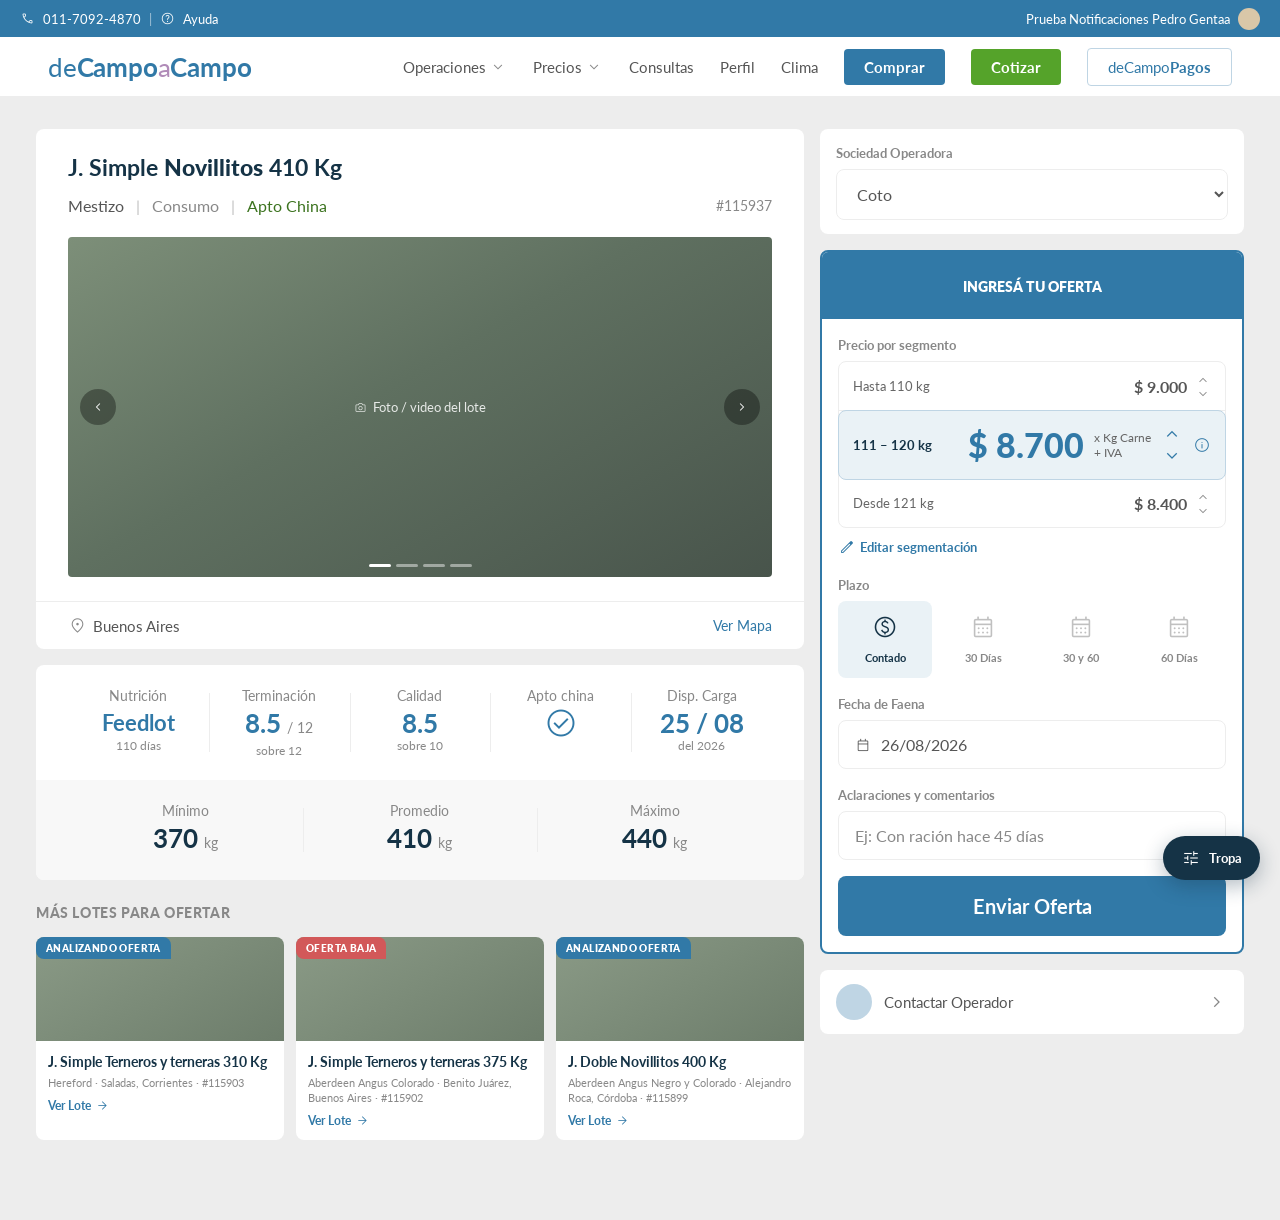
<file: compradora/segmentacion-ofertas-faena-web.html>
<!DOCTYPE html>
<html lang="es">
<head>
<meta charset="utf-8"/>
<meta name="viewport" content="width=device-width,initial-scale=1"/>
<title>Segmentación de Ofertas Faena — Prototipo Web</title>
<link rel="preconnect" href="https://fonts.googleapis.com">
<link rel="preconnect" href="https://fonts.gstatic.com" crossorigin>
<link href="https://fonts.googleapis.com/css2?family=Lato:wght@400;700;900&display=swap" rel="stylesheet">
<link href="https://fonts.googleapis.com/css2?family=Material+Symbols+Outlined:opsz,wght,FILL,GRAD@20..48,300,0,0" rel="stylesheet">
<style>
/* ════════════════════════════════════════════════════════════════
   TOKENS — relevados de react-stage.dcac.ar/lote/faena/115937 (02/09/2026)
   + 04_templates/04_assets/design-system/Design_dCaC.md
   ════════════════════════════════════════════════════════════════ */
:root{
  --brand:#3179A7; --brand-dark:#235677; --brand-light:#EAF2F6; --brand-mid:#BFD5E4;
  --ink:#153346;
  --bg-page:#EDEDED; --bg-l1:#FFFFFF; --bg-l2:#F8F8F8;
  --border-tertiary:#EDEDED; --border-secondary:#C0C0C0;
  --c-primary:#555555; --c-secondary:#666666; --c-tertiary:#888888; --c-disabled:#C0C0C0;
  --positive:#54A22B; --positive-bg:#EEF6EA; --green-cta:#55A32A; --green-text:#3C731F;
  --warning:#B29B0E; --warning-border:#E7E0B4; --warning-text:#4B4106;
  --negative:#D25859; --negative-border:#F8CECE; --negative-text:#612929;
  --info-bg:#F4F8FA; --r-sm:8px; --r-xs:4px;
}
*{box-sizing:border-box}
body{margin:0;background:var(--bg-page);font-family:Lato,sans-serif;color:var(--c-primary);-webkit-font-smoothing:antialiased}
.ms{font-family:'Material Symbols Outlined';font-weight:300;font-style:normal;line-height:1;vertical-align:middle;user-select:none;display:inline-block;width:1em;overflow:hidden;white-space:nowrap}
.hidden{display:none!important}

/* ── Header ── */
.topbar{background:var(--brand);height:37px;display:flex;align-items:center;padding:0 20px;color:#fff;font-size:13px;gap:8px}
.topbar .sep{opacity:.55}
.topbar .right{margin-left:auto;display:flex;align-items:center;gap:8px}
.avatar{width:22px;height:22px;border-radius:999px;background:#D9C7A8;display:inline-block}
.navbar{background:#fff;height:60px;display:flex;align-items:center;padding:0 48px;gap:26px;border-bottom:1px solid var(--border-tertiary)}
.logo{font-size:26px;color:var(--brand);letter-spacing:-.2px;margin-right:auto}
.logo b{font-weight:700}.logo i{color:#B08BB8;font-style:normal}
.nav-item{font-size:15px;color:var(--c-primary);display:flex;align-items:center;gap:3px;cursor:pointer}
.nav-item .ms{font-size:18px;color:var(--c-tertiary)}
.nav-btn{border-radius:var(--r-xs);padding:9px 20px;font-size:15px;font-weight:700;cursor:pointer}
.nav-btn.brand{background:var(--brand);color:#fff}
.nav-btn.green{background:var(--green-cta);color:#fff}
.nav-btn.out{background:#fff;border:1px solid var(--brand-mid);color:var(--brand);font-weight:400}

/* ── Layout ── */
.wrap{max-width:1256px;margin:0 auto;padding:32px 0 80px;display:grid;grid-template-columns:1fr 424px;gap:16px;align-items:start}
@media(max-width:1320px){.wrap{padding:32px 24px 80px}}
.col{display:flex;flex-direction:column;gap:16px}

/* ── Card de lote ── */
.card{background:var(--bg-l1);border-radius:var(--r-sm);overflow:hidden}
.card-pad{padding:24px 32px}
.lote-title{font-size:23px;font-weight:700;color:var(--ink);margin:0}
.lote-title .cat{font-weight:900}
.lote-meta{display:flex;align-items:center;gap:12px;margin-top:14px;font-size:16px;line-height:22px}
.lote-meta .sep{color:var(--border-secondary)}
.lote-meta .a{color:var(--c-primary)}
.lote-meta .b{color:var(--c-tertiary)}
.lote-meta .green{color:var(--green-text)}
.lote-meta .id{margin-left:auto;font-size:14px;color:var(--c-tertiary)}
.media{position:relative;margin-top:20px;height:340px;border-radius:var(--r-xs);overflow:hidden;background:linear-gradient(150deg,#7d8f79 0%,#5f7060 45%,#48544b 100%);display:flex;align-items:center;justify-content:center}
.media .lbl{color:rgba(255,255,255,.85);font-size:13px;display:flex;align-items:center;gap:6px}
.media .arrow{position:absolute;top:50%;transform:translateY(-50%);width:36px;height:36px;border-radius:999px;background:rgba(0,0,0,.35);color:#fff;display:flex;align-items:center;justify-content:center;cursor:pointer}
.media .arrow.l{left:12px}.media .arrow.r{right:12px}
.media .bars{position:absolute;bottom:10px;left:0;right:0;display:flex;justify-content:center;gap:5px}
.media .bars i{width:22px;height:3px;border-radius:2px;background:rgba(255,255,255,.45)}
.media .bars i.on{background:#fff}
.geo{display:flex;align-items:center;gap:6px;padding:14px 32px;border-top:1px solid var(--border-tertiary);font-size:15px;color:var(--c-primary)}
.geo .ms{font-size:19px;color:var(--c-tertiary)}
.geo .link{margin-left:auto;color:var(--brand);font-size:14px;cursor:pointer}

/* ── Atributos ── */
.attrs{display:grid;grid-template-columns:repeat(5,1fr);padding:22px 32px}
.attr{text-align:center;position:relative}
.attr+.attr::before{content:'';position:absolute;left:0;top:6px;bottom:6px;width:1px;background:var(--border-tertiary)}
.attr .k{font-size:14px;color:var(--c-tertiary)}
.attr .v{font-size:26px;font-weight:700;color:var(--brand);margin-top:4px;line-height:30px}
.attr .v small{font-size:14px;font-weight:400;color:var(--c-tertiary)}
.attr .s{font-size:12px;color:var(--c-tertiary)}
.attr .check{color:var(--brand);font-size:34px;margin-top:2px}
.weights{display:grid;grid-template-columns:repeat(3,1fr);padding:22px 32px;background:var(--bg-l2)}
.weights .attr .v{color:var(--ink)}

/* ── Más lotes ── */
.sec-title{font-size:14px;font-weight:900;color:var(--c-tertiary);text-transform:uppercase;letter-spacing:.6px;margin:8px 0 0}
.rail{display:grid;grid-template-columns:repeat(3,1fr);gap:12px}
.mini{background:var(--bg-l1);border-radius:var(--r-sm);overflow:hidden;position:relative}
.mini .badge{position:absolute;top:0;left:0;font-size:10px;font-weight:800;letter-spacing:.4px;color:#fff;padding:5px 10px;border-radius:0 var(--r-sm) 0 var(--r-sm);text-transform:uppercase}
.mini .badge.an{background:var(--brand)}
.mini .badge.baja{background:var(--negative)}
.mini .ph{height:104px;background:linear-gradient(150deg,#8a9a86,#6d7d6b)}
.mini .bd{padding:12px}
.mini .t{font-size:14px;font-weight:700;color:var(--ink);line-height:18px}
.mini .m{font-size:11px;color:var(--c-tertiary);margin-top:4px;line-height:15px}
.mini .go{display:flex;align-items:center;gap:4px;color:var(--brand);font-size:12px;font-weight:700;margin-top:8px;cursor:pointer}
.mini .go .ms{font-size:15px}

/* ── Panel de oferta ── */
.offer{background:var(--bg-l1);border:2px solid var(--brand);border-radius:var(--r-sm)}
.offer-head{background:var(--brand);padding:24px 32px;text-align:center;border-radius:6px 6px 0 0}
.offer-head span{font-size:14px;font-weight:800;color:#fff;text-transform:uppercase}
.offer-body{padding:16px}
.field{margin-bottom:16px}
.field:last-child{margin-bottom:0}
.label{font-size:13px;font-weight:700;line-height:20px;color:var(--c-tertiary);margin-bottom:6px}

.price-box{border:1px solid var(--border-tertiary);border-radius:var(--r-sm);padding:12px 16px;display:flex;align-items:center;gap:10px}
.price-big{font-size:40px;line-height:60px;font-weight:900;color:var(--brand);white-space:nowrap}
.price-suffix{font-size:13px;line-height:20px;color:var(--c-secondary);white-space:nowrap}
.steppers{margin-left:auto;display:flex;flex-direction:column;color:var(--brand)}
.steppers .ms{font-size:22px;height:22px;cursor:pointer}
.steppers .ms:hover{color:var(--brand-dark)}

.seg-table{border:1px solid var(--border-tertiary);border-radius:var(--r-sm)}
.seg-row:first-child{border-radius:var(--r-sm) var(--r-sm) 0 0}
.seg-row:last-child{border-radius:0 0 var(--r-sm) var(--r-sm)}
.seg-row{display:flex;align-items:center;justify-content:space-between;gap:12px;padding:10px 14px;border-bottom:1px solid var(--border-tertiary)}
.seg-row:last-child{border-bottom:none}
.seg-row .range{font-size:13px;line-height:20px;color:var(--c-secondary)}
.seg-row .price{font-size:16px;font-weight:700;color:var(--c-primary)}
.seg-row .price-wrap{display:flex;align-items:center;gap:8px}
.steppers-sm{display:flex;flex-direction:column;color:var(--c-tertiary)}
.steppers-sm .ms{font-size:16px;height:14px;cursor:pointer}
.steppers-sm .ms:hover{color:var(--brand)}
/* Fila principal: rango, precio y steppers en UNA sola fila (feedback 15/09). */
.seg-row.principal{display:flex;align-items:center;gap:10px;background:var(--brand-light);border:1px solid var(--brand-mid);border-radius:var(--r-sm);margin:-1px;padding:12px 14px;position:relative}
.seg-row.principal .range{font-size:13px;font-weight:700;line-height:17px;color:var(--ink);flex:1;min-width:0}
.seg-row.principal .price{font-size:34px;line-height:40px;font-weight:900;color:var(--brand);white-space:nowrap}
.seg-row.principal .price-suffix{font-size:12px;line-height:15px}
.edit-link{display:inline-flex;align-items:center;gap:4px;color:var(--brand);font-size:13px;font-weight:700;cursor:pointer;margin-top:10px}
.edit-link .ms{font-size:18px}
/* Selector de categoría para tropas mixtas de mismo eje */
.tabs{display:flex;background:var(--bg-l2);border:1px solid var(--border-tertiary);border-radius:var(--r-sm);padding:4px;gap:2px;margin-bottom:8px}
.tab{flex:1;text-align:center;padding:7px 0;border-radius:var(--r-xs);font-size:12px;font-weight:700;color:var(--c-tertiary);cursor:pointer;white-space:nowrap;overflow:hidden;text-overflow:ellipsis}
.tab:hover{color:var(--c-secondary)}
.tab.active{background:var(--brand-light);color:var(--brand-dark)}
/* ── Tropas mixtas de mismo eje: una columna de precio por categoría ── */
.seg-hdr{display:grid;grid-template-columns:1fr 104px 104px;gap:8px;padding:8px 14px;background:var(--bg-l2);border-bottom:1px solid var(--border-tertiary);border-radius:var(--r-sm) var(--r-sm) 0 0}
.seg-hdr span{font-size:10px;font-weight:700;text-transform:uppercase;letter-spacing:.3px;color:var(--c-tertiary);text-align:right}
.seg-hdr span:first-child{text-align:left}
.seg-row.multi{display:grid;grid-template-columns:1fr 104px 104px;gap:8px;align-items:center;border-radius:0}
.seg-row.multi .cell{display:flex;align-items:center;justify-content:flex-end;gap:4px}
.seg-row.multi.principal{display:grid;padding:12px 14px;margin:-1px}
.seg-row.multi.principal .price{font-size:22px;line-height:30px;font-weight:900;color:var(--brand)}
.seg-row.multi .range-line{min-width:0}
.seg-cap{font-size:11px;color:var(--c-tertiary);margin-top:6px}
.edit-hdr{display:grid;grid-template-columns:1fr 88px 88px 18px;gap:8px;padding-bottom:6px;border-bottom:1px solid var(--border-tertiary)}
.edit-hdr span{font-size:10px;font-weight:700;text-transform:uppercase;letter-spacing:.3px;color:var(--c-tertiary);text-align:right}
.edit-hdr span:first-child{text-align:left}
.edit-row.multi{display:grid;grid-template-columns:1fr 88px 88px 18px;gap:8px;align-items:center}
.edit-row .rf{font-size:13px;color:var(--c-secondary)}

/* ── Hint on hover ── */
/* El ícono dispara el hover; la burbuja se posiciona respecto de la fila
   principal (position:relative) para no tapar el precio. */
.hint{margin-left:auto;position:static;display:inline-flex;align-items:center;cursor:help}
.hint>.ms{font-size:18px;color:var(--brand)}
.hint .bubble{position:absolute;left:14px;right:14px;top:calc(100% - 2px);background:var(--ink);color:#E7F0F6;font-size:12px;line-height:17px;font-weight:400;padding:10px 12px;border-radius:var(--r-sm);box-shadow:0 8px 24px rgba(21,51,70,.28);opacity:0;visibility:hidden;transition:opacity .12s;z-index:20;text-align:left}
.hint .bubble b{color:#fff}
.hint .bubble::before{content:'';position:absolute;right:12px;top:-5px;width:10px;height:10px;background:var(--ink);transform:rotate(45deg)}
.hint:hover .bubble{opacity:1;visibility:visible}

.chips{display:grid;grid-template-columns:repeat(4,1fr);gap:4px}
.chip{border-radius:var(--r-sm);padding:13px 0;text-align:center;cursor:pointer}
.chip .ms{font-size:26px;color:var(--c-disabled);display:block;width:1em;margin:0 auto 6px}
.chip .cl{font-size:11px;font-weight:700;color:var(--c-tertiary)}
.chip.selected{background:var(--brand-light)}
.chip.selected .ms,.chip.selected .cl{color:var(--ink)}

.input{border:1px solid var(--border-tertiary);border-radius:var(--r-sm);padding:14px 16px;display:flex;align-items:center;gap:10px;font-size:16px;color:var(--c-primary);width:100%;font-family:Lato;background:var(--bg-l1)}
.input.placeholder{color:var(--c-tertiary)}

.btn{border:none;border-radius:var(--r-sm);font-family:Lato,sans-serif;font-size:20px;line-height:30px;padding:15px 0;width:100%;cursor:pointer}
.btn-primary{background:var(--brand);color:#fff;font-weight:700}
.btn-primary:hover{background:var(--brand-dark)}
.btn-disabled{background:var(--bg-l2);color:#444;cursor:not-allowed}
.btn-sm{font-size:14px;line-height:20px;padding:12px 16px;width:auto;font-weight:700}
.btn-ghost{background:transparent;color:var(--brand);border:1px solid var(--brand-mid)}

.alert{display:flex;gap:10px;border-radius:var(--r-sm);padding:12px 14px;border:1px solid}
.alert .ms{font-size:20px;flex-shrink:0;margin-top:1px}
.alert-title{font-size:13px;font-weight:700;line-height:18px}
.alert-body{font-size:12px;line-height:17px;margin-top:2px}
.alert.info{background:var(--info-bg);border-color:var(--brand-mid);color:var(--ink)}
.alert.info .ms{color:var(--brand)}
.alert.warn{background:#FDFCF9;border-color:var(--warning-border);color:var(--warning-text)}
.alert.warn .ms{color:var(--warning)}

.op{background:var(--bg-l1);border-radius:var(--r-sm);padding:14px 16px;display:flex;align-items:center;gap:12px;cursor:pointer}
.op .pic{width:36px;height:36px;border-radius:999px;background:var(--brand-mid)}
.op .n{font-size:15px;color:var(--c-primary)}
.op .ms{margin-left:auto;color:var(--c-tertiary);font-size:22px}

/* ── Oferta baja ── */
.baja-banner{background:var(--negative);color:#fff;border-radius:var(--r-sm) var(--r-sm) 0 0;padding:12px 16px;display:flex;align-items:center;gap:8px}
.baja-banner .t{font-size:14px;font-weight:800;text-transform:uppercase}
.baja-banner .d{margin-left:auto;font-size:11px;opacity:.9}
.baja-body{border:1px solid var(--negative-border);border-top:none;border-radius:0 0 var(--r-sm) var(--r-sm);padding:16px;background:#FEF7F7}
.tip{display:flex;gap:8px;background:#fff;border:1px solid var(--warning-border);border-radius:var(--r-sm);padding:10px 12px;font-size:13px;line-height:19px;color:var(--warning-text);margin-top:12px}
.tip .ms{color:var(--warning);font-size:20px;flex-shrink:0}
.hist{background:var(--bg-l1);border-radius:var(--r-sm);padding:16px}
.hist-h{font-size:13px;font-weight:900;color:var(--c-tertiary);text-transform:uppercase;letter-spacing:.5px;margin-bottom:10px}
.hist-row{display:flex;justify-content:space-between;font-size:13px;padding:5px 0}
.hist-row .v{font-weight:700;color:var(--c-primary)}

/* ── Respuesta del hub: Oferta Baja / Oferta Competitiva ──
   Copys y estructura según feedback de negocio del 09/09/2026. */
.resp{border-radius:var(--r-sm);overflow:hidden;border:2px solid}
.resp.baja{border-color:#9B3A3B}
.resp.comp{border-color:#3C731F}
.resp-head{padding:13px;text-align:center}
.resp.baja .resp-head{background:#9B3A3B}
.resp.comp .resp-head{background:#3C731F}
.resp-head span{color:#fff;font-weight:900;text-transform:uppercase;letter-spacing:.4px;font-size:15px}
.resp-body{--rp-y:18px;--rp-x:16px;background:var(--bg-l1);padding:var(--rp-y) var(--rp-x)}
/* La barra de prioridad va a sangre: pegada a los bordes izquierdo, derecho y
   superior de .resp-body. Se logra con márgenes negativos del tamaño exacto
   del padding del padre, que por eso vive en --rp-x / --rp-y. */
.resp-badge{display:flex;align-items:center;justify-content:center;gap:8px;background:#E4F1DA;color:#2F5C18;padding:12px;margin:calc(var(--rp-y) * -1) calc(var(--rp-x) * -1) 14px;border-bottom:1px solid #CFE3C0}
.resp-badge .ms{font-size:21px}
.resp-badge span:last-child{font-size:14px;font-weight:700}
.resp-badge b{font-weight:900}
.resp-fecha{text-align:center;font-style:italic;color:var(--c-tertiary);font-size:13px;margin-bottom:10px}
.resp-h{text-align:center;font-weight:700;color:var(--c-primary);font-size:17px;line-height:24px}
.resp-h b{font-weight:900}
.resp.baja .resp-h b{color:#9B3A3B}
.resp.comp .resp-h b{color:#3C731F}
.resp-h .mut{font-weight:400;color:var(--c-tertiary)}
.resp-p{text-align:center;color:var(--c-tertiary);margin-top:8px;font-size:14px;line-height:20px}
.resp-p b{color:var(--c-secondary);font-weight:700}
.resp-div{height:1px;background:var(--border-tertiary);margin:16px 0}
.resp-k{font-size:13px;color:var(--c-tertiary);margin-bottom:6px}
.resp-meta{margin-top:14px}
.resp-meta .r{display:flex;justify-content:space-between;gap:12px;padding:8px 0;border-bottom:1px solid var(--border-tertiary);font-size:13px;color:var(--c-tertiary)}
.resp-meta .r:last-child{border-bottom:none}
.resp-meta .r b{color:var(--c-primary);font-weight:700;text-align:right}

/* ── Modales ── */
.overlay{position:fixed;inset:0;background:rgba(21,51,70,.45);display:none;align-items:center;justify-content:center;z-index:100;padding:24px}
.overlay.open{display:flex}
.modal{background:var(--bg-l1);border-radius:12px;width:100%;max-width:460px;max-height:88vh;overflow:auto}
.modal-head{padding:20px 24px 0}
.modal-title{font-size:18px;font-weight:900;color:var(--ink)}
.modal-sub{font-size:13px;line-height:19px;color:var(--c-tertiary);margin-top:4px}
.modal-body{padding:16px 24px}
.modal-foot{padding:0 24px 20px;display:flex;gap:8px;justify-content:flex-end}
.modal-row{display:flex;justify-content:space-between;gap:16px;padding:10px 0;border-bottom:1px solid var(--border-tertiary)}
.modal-row:last-child{border-bottom:none}
.modal-row .k{font-size:13px;color:var(--c-tertiary)}
.modal-row .v{font-size:13px;font-weight:700;color:var(--c-primary);text-align:right}
.edit-row{display:flex;align-items:center;justify-content:space-between;gap:12px;padding:10px 0;border-bottom:1px solid var(--border-tertiary)}
.edit-nota{font-size:12px;line-height:17px;color:var(--c-tertiary);background:var(--bg-secondary);border-radius:var(--r-xs);padding:9px 11px;margin-bottom:12px}
.edit-nota b{color:var(--c-secondary);font-weight:700}
.range-input{font-family:Lato;font-size:13px;width:56px;padding:6px 8px;border:1px solid var(--border-tertiary);border-radius:var(--r-xs);color:var(--c-primary)}
.range-input.wide{width:88px}
.price-input{font-family:Lato;font-size:14px;font-weight:700;width:88px;padding:6px 8px;border:1px solid var(--border-tertiary);border-radius:var(--r-xs);color:var(--c-primary);text-align:right}
.edit-price{display:flex;align-items:center;gap:8px}
.edit-price .del{font-size:18px;color:var(--c-disabled);cursor:pointer}
.edit-price .del:hover{color:var(--negative)}
.add-seg{display:inline-flex;align-items:center;gap:6px;color:var(--brand);font-size:13px;font-weight:700;cursor:pointer;padding-top:12px}
.add-seg .ms{font-size:18px}
.ok-icon{width:56px;height:56px;border-radius:999px;background:var(--positive-bg);color:var(--positive);display:flex;align-items:center;justify-content:center;margin:0 auto 12px}
.ok-icon .ms{font-size:32px}

/* ── Widget flotante de tropas ── */
.cw{position:fixed;right:20px;bottom:20px;z-index:200}
.cw-fab{background:var(--ink);color:#fff;border-radius:999px;padding:12px 18px;display:flex;align-items:center;gap:8px;font-size:13px;font-weight:700;cursor:pointer;box-shadow:0 6px 20px rgba(21,51,70,.32)}
.cw-fab .ms{font-size:20px}
.cw-panel{display:none;background:var(--ink);border-radius:12px;padding:8px;margin-bottom:8px;width:308px;max-height:76vh;overflow:auto;box-shadow:0 10px 32px rgba(21,51,70,.36)}
.cw.open .cw-panel{display:block}
.cw-t{color:#8FB4CC;font-size:10px;font-weight:700;text-transform:uppercase;letter-spacing:.5px;padding:10px 10px 6px}
.cw-item{color:#DCE8F0;font-size:13px;line-height:18px;padding:9px 10px;border-radius:var(--r-sm);cursor:pointer;display:flex;gap:8px;align-items:flex-start}
.cw-item:hover{background:rgba(255,255,255,.08)}
.cw-item.active{background:var(--brand);color:#fff;font-weight:700}
.cw-item .ms{font-size:18px;opacity:.7;margin-top:1px}
.cw-item small{display:block;font-size:11px;font-weight:400;opacity:.75;margin-top:1px}
.cw-sep{height:1px;background:rgba(255,255,255,.1);margin:8px 6px}
.cw-rinde{display:flex;align-items:center;gap:10px;padding:2px 10px 4px}
.cw-rinde input{flex:1;accent-color:#8FB4CC;height:4px}
.cw-rv{color:#fff;font-size:13px;font-weight:700;min-width:50px;text-align:right}
.cw-media{color:#8FB4CC;font-size:11px;line-height:15px;padding:0 10px 8px}
.cw-media b{color:#fff}
</style>
</head>
<body>

<!-- ══════════ HEADER ══════════ -->
<div class="topbar">
  <span class="ms" style="font-size:15px">call</span>011-7092-4870
  <span class="sep">|</span><span class="ms" style="font-size:15px">help</span>Ayuda
  <span class="right">Prueba Notificaciones Pedro Gentaa<span class="avatar"></span></span>
</div>
<div class="navbar">
  <div class="logo">de<b>Campo</b><i>a</i><b>Campo</b></div>
  <div class="nav-item">Operaciones<span class="ms">expand_more</span></div>
  <div class="nav-item">Precios<span class="ms">expand_more</span></div>
  <div class="nav-item">Consultas</div>
  <div class="nav-item">Perfil</div>
  <div class="nav-item">Clima</div>
  <div class="nav-btn brand">Comprar</div>
  <div class="nav-btn green">Cotizar</div>
  <div class="nav-btn out">deCampo<b>Pagos</b></div>
</div>

<div class="wrap">
  <!-- ══════════ COLUMNA IZQUIERDA ══════════ -->
  <div class="col">
    <div class="card">
      <div class="card-pad">
        <div class="lote-title" id="l-title"></div>
        <div class="lote-meta">
          <span class="a" id="l-raza"></span><span class="sep">|</span>
          <span class="b" id="l-destino"></span>
          <span class="sep" id="l-sep2">|</span><span class="green" id="l-china">Apto China</span>
          <span class="id" id="l-id"></span>
        </div>
        <div class="media">
          <div class="lbl"><span class="ms">photo_camera</span>Foto / video del lote</div>
          <div class="arrow l"><span class="ms">chevron_left</span></div>
          <div class="arrow r"><span class="ms">chevron_right</span></div>
          <div class="bars"><i class="on"></i><i></i><i></i><i></i></div>
        </div>
      </div>
      <div class="geo"><span class="ms">location_on</span><span id="l-ubic"></span><span class="link">Ver Mapa</span></div>
    </div>

    <div class="card">
      <div class="attrs">
        <div class="attr"><div class="k">Nutrición</div><div class="v" id="a-nut" style="font-size:22px"></div><div class="s" id="a-nut2"></div></div>
        <div class="attr"><div class="k">Terminación</div><div class="v" id="a-term"></div><div class="s">sobre 12</div></div>
        <div class="attr"><div class="k">Calidad</div><div class="v" id="a-cal"></div><div class="s">sobre 10</div></div>
        <div class="attr"><div class="k">Apto china</div><div class="check ms" id="a-china">check_circle</div></div>
        <div class="attr"><div class="k">Disp. Carga</div><div class="v" id="a-carga"></div><div class="s" id="a-carga2"></div></div>
      </div>
      <div class="weights">
        <div class="attr"><div class="k">Mínimo</div><div class="v" id="w-min"></div></div>
        <div class="attr"><div class="k">Promedio</div><div class="v" id="w-prom"></div></div>
        <div class="attr"><div class="k">Máximo</div><div class="v" id="w-max"></div></div>
      </div>
    </div>

    <div class="sec-title">Más lotes para ofertar</div>
    <div class="rail">
      <div class="mini"><span class="badge an">Analizando oferta</span><div class="ph"></div><div class="bd">
        <div class="t">J. Simple Terneros y terneras 310 Kg</div>
        <div class="m">Hereford · Saladas, Corrientes · #115903</div>
        <div class="go">Ver Lote<span class="ms">arrow_forward</span></div></div></div>
      <div class="mini"><span class="badge baja">Oferta baja</span><div class="ph"></div><div class="bd">
        <div class="t">J. Simple Terneros y terneras 375 Kg</div>
        <div class="m">Aberdeen Angus Colorado · Benito Juárez, Buenos Aires · #115902</div>
        <div class="go">Ver Lote<span class="ms">arrow_forward</span></div></div></div>
      <div class="mini"><span class="badge an">Analizando oferta</span><div class="ph"></div><div class="bd">
        <div class="t">J. Doble Novillitos 400 Kg</div>
        <div class="m">Aberdeen Angus Negro y Colorado · Alejandro Roca, Córdoba · #115899</div>
        <div class="go">Ver Lote<span class="ms">arrow_forward</span></div></div></div>
    </div>
  </div>

  <!-- ══════════ COLUMNA DERECHA ══════════ -->
  <div class="col">

    <!-- El selector de sociedad vive FUERA del bloque de oferta (feedback 09/09) -->
    <div class="card" style="padding:14px 16px">
      <div class="label" style="margin-bottom:6px">Sociedad Operadora</div>
      <select class="input" id="f-soc" onchange="switchSoc(this.value)"></select>
    </div>

    <!-- Respuesta del hub (Oferta Baja / Oferta Competitiva) -->
    <div id="blk-resp" class="hidden">
      <div class="resp" id="resp-card">
        <div class="resp-head"><span id="resp-title"></span></div>
        <div class="resp-body">
          <div class="resp-badge" id="resp-badge"></div>
          <div class="resp-fecha" id="resp-fecha"></div>
          <div class="resp-h" id="resp-h"></div>
          <div class="resp-p" id="resp-p"></div>
          <div class="resp-div"></div>
          <div class="resp-k">Precio ofertado</div>
          <div class="seg-table" id="seg-resp"></div>
          <div class="resp-meta" id="resp-meta"></div>
          <div id="resp-cta" style="margin-top:16px"></div>
        </div>
      </div>
    </div>

    <div class="offer" id="blk-offer">
      <div class="offer-head"><span>Ingresá tu oferta</span></div>
      <div class="offer-body">

        <div class="field" id="f-aviso"></div>

        <div class="field" id="f-seg">
          <div class="label">Precio por segmento</div>
          <div class="tabs hidden" id="f-tabs"></div>
          <div class="seg-table" id="f-table"></div>
          <span class="edit-link" onclick="openEdit()"><span class="ms">edit</span>Editar segmentación</span>
        </div>

        <div class="field hidden" id="f-unico">
          <div class="label">Precio</div>
          <div class="price-box">
            <span class="price-big" id="u-price">$ 9.000</span>
            <span class="price-suffix">x Kg Carne<br>+ IVA</span>
            <span class="steppers"><span class="ms" onclick="stepUnico(PASO)">keyboard_arrow_up</span><span class="ms" onclick="stepUnico(-PASO)">keyboard_arrow_down</span></span>
          </div>
          <span class="edit-link" onclick="crearSegmentacion()"><span class="ms">edit</span>Editar segmentación</span>
          <div class="alert info" style="margin-top:10px"><span class="ms">info</span><div><div class="alert-body">
            Todavía no tenemos tu segmentación de precios cargada para esta categoría. Podés ofertar un precio único o crear tu segmentación.
          </div></div></div>
        </div>

        <div class="field">
          <div class="label">Plazo</div>
          <div class="chips" id="f-chips">
            <div class="chip selected" onclick="pickPlazo(this,'Contado')"><span class="ms">paid</span><span class="cl">Contado</span></div>
            <div class="chip" onclick="pickPlazo(this,'30 Días')"><span class="ms">calendar_month</span><span class="cl">30 Días</span></div>
            <div class="chip" onclick="pickPlazo(this,'30 y 60')"><span class="ms">calendar_month</span><span class="cl">30 y 60</span></div>
            <div class="chip" onclick="pickPlazo(this,'60 Días')"><span class="ms">calendar_month</span><span class="cl">60 Días</span></div>
                      </div>
        </div>

        <div class="field">
          <div class="label">Fecha de Faena</div>
          <div class="input" id="f-fecha"><span class="ms">calendar_today</span><span>26/08/2026</span></div>
        </div>

        <div class="field">
          <div class="label">Aclaraciones y comentarios</div>
          <div class="input placeholder" id="f-acl">Ej: Con ración hace 45 días</div>
        </div>

        <button class="btn btn-primary" onclick="openConfirm()">Enviar Oferta</button>
      </div>
    </div>

    <div class="op"><span class="pic"></span><div class="n">Contactar Operador</div><span class="ms">chevron_right</span></div>
  </div>
</div>

<!-- ══════════ MODALES ══════════ -->
<div class="overlay" id="ov-edit"><div class="modal">
  <div class="modal-head"><div class="modal-title">Editar segmentación</div><div class="modal-sub" id="edit-sub"></div></div>
  <div class="modal-body" id="edit-body"></div>
  <div class="modal-foot"><button class="btn btn-sm btn-ghost" onclick="closeModal('ov-edit')">Cancelar</button><button class="btn btn-sm btn-primary" onclick="saveEdit()">Guardar</button></div>
</div></div>

<div class="overlay" id="ov-confirm"><div class="modal">
  <div class="modal-head"><div class="modal-title">Confirmá tu oferta</div></div>
  <div class="modal-body" id="confirm-body"></div>
  <div class="modal-foot"><button class="btn btn-sm btn-ghost" onclick="closeModal('ov-confirm')">Modificar</button><button class="btn btn-sm btn-primary" onclick="closeModal('ov-confirm');openModal('ov-ok')">Confirmar</button></div>
</div></div>

<div class="overlay" id="ov-ok"><div class="modal" style="max-width:400px">
  <div class="modal-body" style="text-align:center;padding:32px 24px 8px">
    <div class="ok-icon"><span class="ms">check</span></div>
    <div class="modal-title">Oferta enviada</div>
    <div class="modal-sub">Tu oferta nos importa. Recordá que enviarla no constituye un compromiso de compra.</div>
  </div>
  <div class="modal-foot" style="justify-content:center"><button class="btn btn-sm btn-primary" onclick="closeModal('ov-ok')">Entendido</button></div>
</div></div>

<!-- ══════════ WIDGET DE TROPAS ══════════ -->
<div class="cw" id="cw">
  <div class="cw-panel">
    <div class="cw-t">Tipo de tropa</div>
    <div id="cw-tropas"></div>
    <div class="cw-sep"></div>
    <div class="cw-t">Rinde estimado</div>
    <div class="cw-rinde">
      <input type="range" id="cw-rinde" min="46" max="66" step="0.5" value="56" oninput="setRinde(this.value)">
      <span class="cw-rv" id="cw-rinde-v">56.0%</span>
    </div>
    <div class="cw-media" id="cw-media"></div>
    <div class="cw-sep"></div>
    <div class="cw-t">Estado de la oferta</div>
    <div class="cw-item active" data-e="ofertar" onclick="setEstado('ofertar')"><span class="ms">edit_note</span><div>Ofertar<small>Formulario de carga</small></div></div>
    <div class="cw-item" data-e="competitiva" onclick="setEstado('competitiva')"><span class="ms">verified</span><div>Respuesta: Oferta Competitiva<small>Barra de prioridad + fecha</small></div></div>
    <div class="cw-item" data-e="baja" onclick="setEstado('baja')"><span class="ms">error</span><div>Respuesta: Oferta Baja<small>Sin importe sugerido</small></div></div>
  </div>
  <div class="cw-fab" onclick="document.getElementById('cw').classList.toggle('open')"><span class="ms">tune</span>Tropa</div>
</div>

<script>
/* ════════════════════════════════════════════════════════════════
   MODELO
   Granularidad: sociedad × destino × grupo de categorías × segmento.
   - destino = consumo | exportacion  (NO es una categoría)
   - grupo   = categorías de faena que esa sociedad segmenta igual
   - eje     = kilaje (media res) | tipificacion (vaca)
   Cada tropa se puede ofertar con 3 sociedades: dos con historial de
   segmentación distinto y una sin historial (cae al precio único de hoy).
   ════════════════════════════════════════════════════════════════ */

/* ════════════════════════════════════════════════════════════════
   Posición del cursor — regla del 15/09/2026
   El cursor y el precio de publicación van al segmento **donde cae la
   tropa**, tanto en consumo como en exportación. Así el precio de
   publicación es uno solo aunque a cada sociedad le caiga en un tramo
   distinto de su propia escalera.
   La media res estimada sale del peso vivo por un rinde genérico teórico.
   En vaca no hay kilaje: el cursor va a la **mejor tipificación**.
   ════════════════════════════════════════════════════════════════ */
let RINDE_TEORICO = 0.56;   /* rinde estimado de la tropa. Editable desde el picker: mover el
                              rinde mueve la media res estimada y, con ella, el segmento donde
                              cae el cursor. Es la variable que en producción viene del comprador. */
const mediaEstimada = kgVivo => Math.round(kgVivo * RINDE_TEORICO / 2);

function segmentoPrincipal(soc, kgVivo){
  if(soc.eje === 'tipificacion') return 0;     // la mejor tipificación es la primera de la lista
  const m = mediaEstimada(kgVivo);
  const i = soc.segmentos.findIndex(s =>     // límites inclusivos: [min, max]
    (s.min == null || m >= s.min) && (s.max == null || m <= s.max));
  return i === -1 ? soc.segmentos.length - 1 : i;
}


const SIN_HISTORIAL = 'Frigorífico del Sur S.A.';

const TROPAS = {
  consumo: {
    nombre:'Consumo', hint:'Cursor en el segmento de mayor precio',
    lote:{pre:'J. Simple', cat:'Novillitos', kg:410, raza:'Mestizo', destino:'Consumo', china:true, id:'#115937',
      ubic:'Buenos Aires', nut:'Feedlot', nut2:'110 días', term:'8.5', cal:'8.5', carga:'25 / 08', carga2:'del 2026',
      min:370, prom:410, max:440},
    fecha:'26/08/2026', plazo:'Contado',
    sociedades:{
      'Coto':{destino:'consumo', eje:'kilaje', grupo:['Novillito','Vaquillona'], segmentos:[
        {max:110, price:9000},{max:120, price:8700},{price:8400}]},
      'Matarife Pichinini':{destino:'consumo', eje:'kilaje', grupo:['Novillito','Vaquillona','Ternero'], segmentos:[
        {max:120, price:9150},{price:8800}]},
      [SIN_HISTORIAL]:{sinHistorial:true, precio:9000}
    }
  },

  expo: {
    nombre:'Exportación', hint:'Cursor en el segmento del medio',
    lote:{pre:'J. Doble', cat:'Novillos', kg:470, raza:'Mestizo', destino:'Exportación', china:true, id:'#114299',
      ubic:'Santa Fe', nut:'Feedlot', nut2:'90 días', term:'9.0', cal:'9.0', carga:'20 / 08', carga2:'del 2026',
      min:440, prom:470, max:500},
    fecha:'20/08/2026', plazo:'30 Días',
    sociedades:{
      'Swift':{destino:'exportacion', eje:'kilaje', grupo:['Novillo','MEJ'], segmentos:[
        {max:120, price:8050},{max:190, price:8300},{price:8100}]},
      'Los Nogales S.A.':{destino:'exportacion', eje:'kilaje', grupo:['Novillo'], segmentos:[
        {max:110, price:7950},{max:140, price:8200},{max:190, price:8350},
        {max:220, price:8250},{price:8050}]},
      [SIN_HISTORIAL]:{sinHistorial:true, precio:8300}
    }
  },

  vaca: {
    nombre:'Vacas', hint:'Tipificación + grasa · P2 abierto',
    lote:{pre:'J. Simple', cat:'Vaca Gorda', kg:480, raza:'Mestizo', destino:'Consumo', china:false, id:'#115941',
      ubic:'Santa Fe', nut:'Campo', nut2:'natural', term:'7.0', cal:'7.5', carga:'28 / 08', carga2:'del 2026',
      min:440, prom:480, max:520},
    fecha:'22/08/2026', plazo:'30 Días',
    sociedades:{
      'Carroll-Rippin':{destino:'consumo', eje:'tipificacion', grupo:['Vaca Gorda','Vaca Manufactura'], segmentos:[
        {label:'B1', price:7550},{label:'C1', price:7200},{label:'C2', price:6900}]},
      'Coto':{destino:'consumo', eje:'tipificacion', grupo:['Vaca Gorda'], segmentos:[
        {label:'B1', price:7600},{label:'B2', price:7450},{label:'C1', price:7200},
        {label:'C2', price:6950},{label:'C3', price:6700}]},
      [SIN_HISTORIAL]:{sinHistorial:true, precio:7200}
    }
  },

  mixtaConsumo: {
    nombre:'Mixta consumo · 2 categorías', hint:'Novillito + Vaquillona · selector de categoría',
    lote:{pre:'J. Doble', cat:'Novillitos y Vaquillonas', kg:395, raza:'Mestizo', destino:'Consumo', china:false, id:'#115958',
      ubic:'Córdoba', nut:'Feedlot', nut2:'85 días', term:'8.0', cal:'8.0', carga:'27 / 08', carga2:'del 2026',
      min:360, prom:395, max:430},
    fecha:'27/08/2026', plazo:'Contado', referencia:'Novillito',
    aviso:{tipo:'info', t:'Tropa con dos categorías',
      b:'Los rangos de kilaje son los mismos para las dos categorías. Cargá el precio de cada una alternando con el selector. El operador definió <b>Novillito</b> como categoría de referencia.'},
    sociedades:{
      'Coto':{destino:'consumo', eje:'kilaje', grupo:['Novillito','Vaquillona'], cols:['Novillito','Vaquillona'], segmentos:[
        {max:105, prices:[8950,8750]},{max:115, prices:[8650,8450]},{prices:[8350,8150]}]},
      'Matarife Pichinini':{destino:'consumo', eje:'kilaje', grupo:['Novillito','Vaquillona'], cols:['Novillito','Vaquillona'], segmentos:[
        {max:115, prices:[9100,8900]},{prices:[8750,8550]}]},
      [SIN_HISTORIAL]:{sinHistorial:true, precio:8900}
    }
  },

  mixtaExpo: {
    nombre:'Mixta exportación · 2 categorías', hint:'Novillo + MEJ · selector de categoría',
    lote:{pre:'J. Doble', cat:'Novillos y MEJ', kg:460, raza:'Mestizo', destino:'Exportación', china:true, id:'#115949',
      ubic:'Santa Fe', nut:'Feedlot', nut2:'95 días', term:'8.5', cal:'8.5', carga:'26 / 08', carga2:'del 2026',
      min:430, prom:460, max:495},
    fecha:'26/08/2026', plazo:'30 Días', referencia:'Novillo',
    aviso:{tipo:'info', t:'Tropa con dos categorías',
      b:'Los rangos de kilaje son los mismos para las dos categorías. Cargá el precio de cada una alternando con el selector. El operador definió <b>Novillo</b> como categoría de referencia.'},
    sociedades:{
      'Swift':{destino:'exportacion', eje:'kilaje', grupo:['Novillo','MEJ'], cols:['Novillo','MEJ'], segmentos:[
        {max:120, prices:[7980,7830]},{max:190, prices:[8230,8080]},{prices:[8030,7880]}]},
      'Los Nogales S.A.':{destino:'exportacion', eje:'kilaje', grupo:['Novillo','MEJ'], cols:['Novillo','MEJ'], segmentos:[
        {max:110, prices:[7880,7730]},{max:140, prices:[8130,7980]},{max:190, prices:[8280,8130]},
        {max:220, prices:[8180,8030]},{prices:[7980,7830]}]},
      [SIN_HISTORIAL]:{sinHistorial:true, precio:8230}
    }
  },

  mixtaVaca: {
    nombre:'Mixta vaca + vaquillona', hint:'Solo segmentación de vaca',
    lote:{pre:'J. Doble', cat:'Vacas y Vaquillonas', kg:450, raza:'Mestizo', destino:'Consumo', china:false, id:'#115962',
      ubic:'Entre Ríos', nut:'Campo', nut2:'natural', term:'7.5', cal:'7.0', carga:'29 / 08', carga2:'del 2026',
      min:410, prom:450, max:495},
    fecha:'29/08/2026', plazo:'Contado', referencia:'Vaca', acl:'Ej: Vaquillona hasta 100 kg a $8.900',
    aviso:{tipo:'warn', t:'Tropa con dos categorías',
      b:'Vaca y vaquillona no segmentan por el mismo criterio. El operador definió <b>Vaca</b> como categoría de referencia: ofertá la segmentación de vaca y aclará abajo tu precio para la vaquillona.'},
    sociedades:{
      'Carroll-Rippin':{destino:'consumo', eje:'tipificacion', grupo:['Vaca Gorda','Vaca Manufactura'], segmentos:[
        {label:'B1', price:7500},{label:'C1', price:7150},{label:'C2', price:6850}]},
      'Coto':{destino:'consumo', eje:'tipificacion', grupo:['Vaca Gorda'], segmentos:[
        {label:'B1', price:7550},{label:'B2', price:7400},{label:'C1', price:7150},
        {label:'C2', price:6900},{label:'C3', price:6650}]},
      [SIN_HISTORIAL]:{sinHistorial:true, precio:7150}
    }
  }
};

/* Plazos más altos pagan precios más altos (feedback 15/09). */
/* Plazo → precio: a plazo más largo, precio más alto. Estrictamente creciente. */
const PLAZO_F = {'Contado':0.965,'30 Días':1.00,'30 y 60':1.025,'60 Días':1.055};
/* Paso de los selectores de precio — regla del 17/09: los controles (steppers
   y rueda) mueven el precio de a $10. La edición por teclado en el modal de
   segmentación sigue siendo libre: ahí se escribe cualquier número. */
const PASO = 10;
let TROPA = 'consumo', ESTADO = 'ofertar', ST = null, UNICO = 0;
let COL = 0;                                   // categoría activa en tropas mixtas
const $ = id => document.getElementById(id);
const fmt = n => '$ ' + Number(n).toLocaleString('es-AR');
function rangeLabel(seg, eje){
  if(eje === 'tipificacion') return 'Tipificación ' + seg.label;
  if(seg.min == null && seg.max == null) return 'Todos los kilajes';
  if(seg.min == null) return 'Hasta ' + seg.max + ' kg';
  if(seg.max == null) return 'Desde ' + seg.min + ' kg';
  return seg.min + ' – ' + seg.max + ' kg';
}

/* ════════════════════════════════════════════════════════════════
   Cortes de segmentación — regla del 17/09/2026
   Dos segmentos NO pueden compartir kilaje. El único número que se
   edita es el CORTE de cada tramo (su "hasta"); el "desde" del tramo
   siguiente se deriva como corte + 1. Por eso `min` no se guarda en
   los datos: se calcula acá. Consecuencias:
     · la escalera no puede solaparse ni dejar huecos;
     · mover un corte arrastra el arranque del tramo siguiente;
     · si un corte queda por debajo del anterior, se sube al mínimo
       válido (anterior + 1) y el ajuste se propaga hacia la derecha;
     · el último tramo siempre es abierto (max = null).
   En vaca el eje es tipificación y esto no aplica.
   ════════════════════════════════════════════════════════════════ */
function normalizarCortes(segs){
  if(!segs || segs.some(s => s.label !== undefined)) return segs;   // eje tipificación
  segs.forEach((s,i)=>{
    const prev = segs[i-1];
    const piso = (prev && prev.max != null) ? prev.max + 1 : null;
    if(i < segs.length - 1){
      const minimo = piso == null ? 1 : piso;
      if(s.max == null || s.max < minimo) s.max = minimo;
    } else s.max = null;                                            // el último es abierto
    s.min = piso;
  });
  return segs;
}
function editCorte(i, v){
  const n = Math.round(Number(v));
  ST.segmentos[i].max = isNaN(n) ? 1 : Math.max(1, n);
  normalizarCortes(ST.segmentos);
  ST.principal = segmentoPrincipal(ST, TROPAS[TROPA].lote.kg);
  renderEdit();
}

/* ── Widget ── */
function renderWidget(){
  $('cw-tropas').innerHTML = Object.entries(TROPAS).map(([k,t])=>
    `<div class="cw-item${k===TROPA?' active':''}" data-t="${k}" onclick="setTropa('${k}')">
      <span class="ms">${t.lote.destino==='Exportación'?'public':'restaurant'}</span>
      <div>${t.nombre}<small>${t.hint}</small></div></div>`).join('');
  document.querySelectorAll('.cw-item[data-e]').forEach(el=> el.classList.toggle('active', el.dataset.e===ESTADO));
}

/* ── Lote ── */
function renderLote(){
  const L = TROPAS[TROPA].lote;
  $('l-title').innerHTML = `${L.pre} <span class="cat">${L.cat}</span> ${L.kg} Kg`;
  $('l-raza').textContent = L.raza;
  $('l-destino').textContent = L.destino;
  $('l-id').textContent = L.id;
  $('l-ubic').textContent = L.ubic;
  $('l-china').classList.toggle('hidden', !L.china);
  $('l-sep2').classList.toggle('hidden', !L.china);
  $('a-nut').textContent = L.nut; $('a-nut2').textContent = L.nut2;
  $('a-term').innerHTML = `${L.term} <small>/ 12</small>`;
  $('a-cal').textContent = L.cal;
  $('a-china').textContent = L.china ? 'check_circle' : 'cancel';
  $('a-china').style.color = L.china ? 'var(--brand)' : 'var(--c-disabled)';
  $('a-carga').innerHTML = L.carga; $('a-carga2').textContent = L.carga2;
  $('w-min').innerHTML = `${L.min} <small>kg</small>`;
  $('w-prom').innerHTML = `${L.prom} <small>kg</small>`;
  $('w-max').innerHTML = `${L.max} <small>kg</small>`;
}

/* ── Panel ── */
function initTropa(){
  const T = TROPAS[TROPA];
  $('f-aviso').innerHTML = T.aviso
    ? `<div class="alert ${T.aviso.tipo}"><span class="ms">info</span><div><div class="alert-title">${T.aviso.t}</div><div class="alert-body">${T.aviso.b}</div></div></div>` : '';
  $('f-aviso').classList.toggle('hidden', !T.aviso);
  $('f-fecha').innerHTML = `<span class="ms">calendar_today</span><span>${T.fecha}</span>`;
  $('f-acl').textContent = T.acl || 'Ej: Con ración hace 45 días';
  [...$('f-chips').children].forEach(c=> c.classList.toggle('selected', c.querySelector('.cl').textContent === T.plazo));

  const socs = Object.keys(T.sociedades);
  $('f-soc').innerHTML = socs.map(s=>`<option>${s}</option>`).join('');
  loadSoc(socs[0], T.plazo);
}

function loadSoc(soc, plazo){
  COL = 0;
  const d = JSON.parse(JSON.stringify(TROPAS[TROPA].sociedades[soc]));
  if(d.sinHistorial){
    ST = {sociedad:soc, plazo:plazo, sinHistorial:true};
    UNICO = d.precio;
  } else {
    ST = {sociedad:soc, plazo:plazo, ...d};
    normalizarCortes(ST.segmentos);              // deriva los "desde" a partir de los cortes
    ST.principal = segmentoPrincipal(ST, TROPAS[TROPA].lote.kg);
  }
  renderPanel();
}
function switchSoc(soc){
  const base = TROPAS[TROPA].plazo;              // los precios del catálogo están a este plazo
  const plazo = ST ? ST.plazo : base;
  loadSoc(soc, base);
  const r = (PLAZO_F[plazo]||1)/(PLAZO_F[base]||1);
  escalarPrecios(r);
  ST.plazo = plazo;
  renderPanel();
}
function pickPlazo(el, label){
  [...el.parentElement.children].forEach(c=>c.classList.remove('selected'));
  el.classList.add('selected');
  if(!ST) return;
  const r = (PLAZO_F[label]||1)/(PLAZO_F[ST.plazo]||1);
  escalarPrecios(r);
  ST.plazo = label;
  renderPanel();
}

/* Helpers de precio: una tropa mixta de mismo eje tiene un precio por
   categoría (seg.prices[]); el resto tiene uno solo (seg.price). */
const nCols = () => (ST && ST.cols) ? ST.cols.length : 1;
const pv  = (seg,c) => seg.prices ? seg.prices[c] : seg.price;
const setPv = (seg,c,v) => { if(seg.prices) seg.prices[c] = v; else seg.price = v; };

/* Texto del hint — aparece al pasar el mouse sobre el ícono del segmento principal */
function hintText(){
  const T = TROPAS[TROPA];
  const eje = ST.eje==='tipificacion' ? 'tipificación y grasa' : 'kilaje de la media res';
  let t = `<b>${ST.sociedad}</b> segmenta ${ST.grupo.join(' y ')} por ${eje}, en ${ST.segmentos.length} tramos.`;
  t += ST.eje === 'tipificacion'
    ? ' El cursor arranca en la mejor tipificación.'
    : ` La media estimada de esta tropa es de <b>${mediaEstimada(TROPAS[TROPA].lote.kg)} kg</b> (rinde teórico ${Math.round(RINDE_TEORICO*100)}%), y por eso el cursor cae en este tramo.`;
  if(nCols() > 1) t += ` Los rangos son los mismos para las dos categorías; cambiá de categoría con el selector para cargar el precio de cada una.`;
  if(T.referencia) t += ` El operador definió <b>${T.referencia}</b> como categoría de referencia para esta tropa.`;
  t += ' Todos los valores son editables.';
  return t;
}

function renderPanel(){
  const unico = !!(ST && ST.sinHistorial);
  $('f-seg').classList.toggle('hidden', unico);
  $('f-unico').classList.toggle('hidden', !unico);
  if(unico){ $('u-price').textContent = fmt(UNICO); renderRespuesta(); return; }

  /* Tropa mixta de mismo eje: los rangos son los mismos para las dos categorías
     y se carga un precio por cada una, alternando con el selector. */
  const multi = nCols() > 1;
  $('f-tabs').innerHTML = multi
    ? ST.cols.map((c,i)=>`<div class="tab${i===COL?' active':''}" onclick="setCol(${i})">${c}</div>`).join('')
    : '';
  $('f-tabs').classList.toggle('hidden', !multi);

  const hint = `<span class="hint"><span class="ms">info</span><span class="bubble">${hintText()}</span></span>`;

  $('f-table').innerHTML = ST.segmentos.map((seg,i)=>{
    if(i === ST.principal) return `<div class="seg-row principal">
      <span class="range">${rangeLabel(seg,ST.eje)}</span>
      <span class="price">${fmt(pv(seg,COL))}</span>
      <span class="price-suffix">x Kg Carne<br>+ IVA</span>
      <span class="steppers">
        <span class="ms" title="Mueve todos los segmentos manteniendo la diferencia" onclick="stepAll(COL,PASO)">keyboard_arrow_up</span>
        <span class="ms" title="Mueve todos los segmentos manteniendo la diferencia" onclick="stepAll(COL,-PASO)">keyboard_arrow_down</span>
      </span>
      ${hint}</div>`;
    return `<div class="seg-row"><span class="range">${rangeLabel(seg,ST.eje)}</span>
      <div class="price-wrap"><span class="price">${fmt(pv(seg,COL))}</span>
        <span class="steppers-sm"><span class="ms" onclick="stepOne(${i},COL,PASO)">keyboard_arrow_up</span>
        <span class="ms" onclick="stepOne(${i},COL,-PASO)">keyboard_arrow_down</span></span></div></div>`;
  }).join('');

  renderRespuesta();
}

function setCol(i){ COL = i; renderPanel(); }

/* El cursor principal mueve toda su columna preservando el delta entre segmentos.
   El delta lo precarga y mantiene negocio (Enzo); nunca se calcula. */
function stepAll(c,d){ ST.segmentos.forEach(s=> setPv(s,c, pv(s,c)+d)); renderPanel(); }
function stepOne(i,c,d){ const s = ST.segmentos[i]; setPv(s,c, pv(s,c)+d); renderPanel(); }
function stepUnico(d){ UNICO += d; $('u-price').textContent = fmt(UNICO); renderRespuesta(); }
function editPrice(i,c,v){ setPv(ST.segmentos[i], c, +v); }

/* ── Edición ── */
/* Sin segmentación cargada: se ofrece igual "Editar segmentación" para que
   el comprador la cree desde cero (feedback 15/09). */
function crearSegmentacion(){
  const T = TROPAS[TROPA];
  const modelo = Object.values(T.sociedades).find(x => !x.sinHistorial);
  const media = mediaEstimada(T.lote.kg);
  ST = {
    sociedad: ST.sociedad, plazo: ST.plazo,
    destino: modelo.destino, eje: modelo.eje, grupo: modelo.grupo,
    segmentos: modelo.eje === 'tipificacion'
      ? [{label:'B1', price:UNICO}, {label:'C1', price:UNICO-300}]
      : [{max: media, price:UNICO}, {price:UNICO-300}]   // el 2º arranca en media+1
  };
  normalizarCortes(ST.segmentos);
  ST.principal = segmentoPrincipal(ST, T.lote.kg);
  COL = 0;
  renderPanel();
  openEdit();
}

function openEdit(){
  if(!ST || ST.sinHistorial) return;
  $('edit-sub').textContent = `${ST.sociedad} · ${ST.destino==='exportacion'?'Exportación':'Consumo'} · ${ST.grupo.join(' · ')}`;
  renderEdit(); openModal('ov-edit');
}
function renderEdit(){
  const multi = nCols() > 1;
  const hdr = multi ? `<div class="edit-hdr"><span>Segmento</span>${ST.cols.map(c=>`<span>${c}</span>`).join('')}<span></span></div>` : '';
  const nota = ST.eje==='tipificacion' ? '' :
    `<div class="edit-nota">Editás el <b>corte</b> de cada tramo. El tramo siguiente arranca en ese kilaje + 1, así dos segmentos nunca comparten kilaje.</div>`;
  const rows = ST.segmentos.map((seg,i)=>{
    let rf;
    /* Un solo input por fila: el corte. El "desde" es texto, derivado del
       corte de arriba, para que no se pueda escribir un solapamiento. */
    if(ST.eje==='tipificacion') rf = `<input class="range-input wide" value="${seg.label}" oninput="ST.segmentos[${i}].label=this.value"/>`;
    else if(seg.max == null) rf = seg.min == null ? 'Todos los kilajes' : `Desde <b>${seg.min}</b> kg`;
    else rf = `${seg.min == null ? 'Hasta' : `<b>${seg.min}</b> –`} <input type="number" class="range-input" min="1" value="${seg.max}" onchange="editCorte(${i},this.value)"/> kg`;
    const del = ST.segmentos.length>1 ? `<span class="ms del" onclick="delSeg(${i})" title="Quitar">delete</span>` : '<span></span>';
    const inputs = (multi ? ST.cols : ['x']).map((c,ci)=>
      `<input type="number" class="price-input" value="${pv(seg,ci)}" oninput="editPrice(${i},${ci},this.value)"/>`).join('');
    if(multi) return `<div class="edit-row multi"><span class="rf">${rf}</span>${inputs}${del}</div>`;
    return `<div class="edit-row"><span class="rf">${rf}</span><div class="edit-price">${inputs}${del}</div></div>`;
  }).join('');
  $('edit-body').innerHTML = nota + hdr + rows + `<span class="add-seg" onclick="addSeg()"><span class="ms">add_circle</span>Agregar segmento</span>`;
}
function addSeg(){
  const multi = nCols() > 1;
  const last = ST.segmentos.at(-1);
  const nuevo = multi ? {prices: last.prices.map(p=>p-300)} : {price: last.price-300};
  if(ST.eje==='tipificacion'){
    nuevo.label = 'Nueva';
    if(multi) nuevo.prices = last.prices.map(p=>p-200); else nuevo.price = last.price-200;
  } else {
    /* El último tramo es abierto: se le pone un corte y el nuevo queda abierto.
       normalizarCortes() deriva el "desde" del nuevo como ese corte + 1. */
    last.max = (last.min != null ? last.min : mediaEstimada(TROPAS[TROPA].lote.kg)) + 20;
  }
  ST.segmentos.push(nuevo);
  normalizarCortes(ST.segmentos);
  ST.principal = segmentoPrincipal(ST, TROPAS[TROPA].lote.kg);
  renderEdit();
}
function delSeg(i){
  if(ST.segmentos.length<=1) return;
  ST.segmentos.splice(i,1);
  normalizarCortes(ST.segmentos);
  ST.principal = segmentoPrincipal(ST, TROPAS[TROPA].lote.kg);
  renderEdit();
}
function saveEdit(){ renderPanel(); closeModal('ov-edit'); }

/* Tabla de solo lectura, reutilizada en la confirmación y en Oferta Baja */
function tablaResumen(){
  const multi = nCols() > 1;
  const hdr = multi ? `<div class="seg-hdr"><span>Segmento</span>${ST.cols.map(c=>`<span>${c}</span>`).join('')}</div>` : '';
  return hdr + ST.segmentos.map((s,i)=>{
    const p = i===ST.principal;
    const label = `<span class="range"${p?' style="font-weight:700;color:var(--ink)"':''}>${rangeLabel(s,ST.eje)}${p?' · principal':''}</span>`;
    if(multi) return `<div class="seg-row multi">${label}${ST.cols.map((c,ci)=>`<span class="cell"><span class="price">${fmt(pv(s,ci))}</span></span>`).join('')}</div>`;
    return `<div class="seg-row">${label}<span class="price">${fmt(pv(s,0))}</span></div>`;
  }).join('');
}

/* ── Confirmación ── */
function openConfirm(){
  const T = TROPAS[TROPA];
  let body = '';
  if(ST.sinHistorial){
    body += `<div class="modal-row"><div class="k">Precio</div><div class="v">${fmt(UNICO)} x Kg Carne + IVA</div></div>`;
  } else {
    body += `<div style="margin-bottom:10px"><div class="k" style="font-size:12px;color:var(--c-tertiary);margin-bottom:6px">Segmentación · ${ST.grupo.join(' · ')}</div><div class="seg-table">${tablaResumen()}</div></div>`;
  }
  if(T.referencia) body += `<div class="modal-row"><div class="k">Categoría de referencia</div><div class="v">${T.referencia}</div></div>`;
  body += `<div class="modal-row"><div class="k">Sociedad</div><div class="v">${ST.sociedad}</div></div>`;
  body += `<div class="modal-row"><div class="k">Plazo</div><div class="v">${ST.plazo}</div></div>`;
  body += `<div class="modal-row"><div class="k">Para faena del día</div><div class="v">${T.fecha}</div></div>`;
  $('confirm-body').innerHTML = body;
  openModal('ov-confirm');
}
function openModal(id){ $(id).classList.add('open'); }
function closeModal(id){ $(id).classList.remove('open'); }
document.querySelectorAll('.overlay').forEach(o=> o.addEventListener('click', e=>{ if(e.target===o) o.classList.remove('open'); }));

/* ── Respuesta del hub — diseños finales (16/09/2026) ──
   · La prioridad sale del título y pasa a una barra verde clara propia,
     con ícono de personas y formato «Prioridad de Compra Inmediata: #2».
   · La fecha vuelve, pero como línea propia en gris itálica
     («Respuesta de hace 3 días (21/09/2026)»), en los dos estados.
     Esto revierte el «sacar la fecha» del 09/09, que se había pedido
     sobre una maqueta donde la fecha competía con el título.
   · Baja: copy corto, sin importe sugerido y sin tip de cuánto subir. */
const RESP = {
  competitiva: {
    cls:'comp', titulo:'Oferta competitiva',
    badge:{icon:'groups', txt:'Prioridad de Compra Inmediata: <b>#2</b>'},
    fecha:'Respuesta de hace 3 días (21/09/2026)',
    h:null,
    p:'Una vez cerrado el acuerdo con el vendedor tendrás prioridad para la <b>Compra Inmediata</b>.',
    cta:null
  },
  baja: {
    cls:'baja', titulo:'Oferta baja',
    badge:null,
    fecha:'Respuesta de hace 3 días (21/09/2026)',
    h:'Tu oferta no es competitiva',
    p:'Hay ofertas superiores. Ingresá una nueva oferta para acceder a la <b>Compra Inmediata</b>.',
    cta:'Ingresar una nueva oferta'
  }
};

function renderRespuesta(){
  if(ESTADO === 'ofertar' || !ST) return;
  const R = RESP[ESTADO];
  $('resp-card').className = 'resp ' + R.cls;
  $('resp-title').textContent = R.titulo;
  $('resp-badge').innerHTML = R.badge ? `<span class="ms">${R.badge.icon}</span><span>${R.badge.txt}</span>` : '';
  $('resp-badge').classList.toggle('hidden', !R.badge);
  $('resp-fecha').innerHTML = R.fecha || '';
  $('resp-fecha').classList.toggle('hidden', !R.fecha);
  $('resp-h').innerHTML = R.h || '';
  $('resp-h').classList.toggle('hidden', !R.h);
  $('resp-p').innerHTML = R.p;
  $('seg-resp').innerHTML = ST.sinHistorial
    ? `<div class="seg-row"><span class="range">Precio único</span><span class="price">${fmt(UNICO)}</span></div>`
    : tablaResumen();
  /* La sociedad no se repite acá: en web vive fuera del bloque de oferta. */
  const meta = [['Plazo', ST.plazo], ['Flete', 'A retirar en Origen'], ['Gastos Comerciales', '3%']];
  $('resp-meta').innerHTML = meta.map(([k,v])=>`<div class="r"><span>${k}</span><b>${v}</b></div>`).join('');
  $('resp-cta').innerHTML = R.cta
    ? `<button class="btn btn-primary" onclick="setEstado('ofertar')">${R.cta}</button>` : '';
}


/* ── Rinde estimado (picker) ──
   Regla del 15/09: el cursor cae en el segmento de la media res estimada.
   Media res = peso vivo × rinde ÷ 2. Al mover el rinde se recalcula la media
   y el cursor salta de tramo sin tocar la escalera de precios.
   En vaca el eje es tipificación: el rinde no mueve el cursor. */
function setRinde(v){
  RINDE_TEORICO = Number(v)/100;
  $('cw-rinde-v').textContent = Number(v).toFixed(1) + '%';
  if(ST && !ST.sinHistorial){
    ST.principal = segmentoPrincipal(ST, TROPAS[TROPA].lote.kg);
    renderPanel();
    if(ESTADO !== 'ofertar') renderRespuesta();
  }
  renderRindeInfo();
}
function renderRindeInfo(){
  const L = TROPAS[TROPA].lote, m = mediaEstimada(L.kg);
  $('cw-media').innerHTML = (ST && ST.eje === 'tipificacion')
    ? `Media estimada <b>${m} kg</b> · en vaca el cursor va a la mejor tipificación, no al kilaje`
    : `${L.kg} kg vivo × ${(RINDE_TEORICO*100).toFixed(1)}% ÷ 2 = <b>${m} kg</b> de media res`;
}

/* Reescala TODA la oferta por el factor de plazo r. Sirve para cualquier
   casuística: precio único (sin historial), escalera segmentada y tropa mixta
   de mismo eje, donde cada segmento tiene un precio por categoría. */
function escalarPrecios(r){
  if(!ST) return;
  if(ST.sinHistorial){ UNICO = Math.round(UNICO*r/PASO)*PASO; return; }
  ST.segmentos.forEach(s=>{
    if(s.prices) s.prices = s.prices.map(p=> Math.round(p*r/PASO)*PASO);
    else s.price = Math.round(s.price*r/PASO)*PASO;
  });
}

/* ── Navegación ── */
function setTropa(k){
  TROPA = k;
  document.querySelectorAll('.overlay').forEach(o=>o.classList.remove('open'));
  renderWidget(); renderLote(); initTropa(); renderRindeInfo();
  $('cw').classList.remove('open');
  window.scrollTo(0,0);
}
function setEstado(e){
  ESTADO = e;
  document.querySelectorAll('.overlay').forEach(o=>o.classList.remove('open'));
  $('blk-resp').classList.toggle('hidden', e==='ofertar');
  $('blk-offer').classList.toggle('hidden', e!=='ofertar');
  renderWidget(); renderRespuesta();
  $('cw').classList.remove('open');
  window.scrollTo(0,0);
}

renderWidget(); renderLote(); initTropa(); renderRindeInfo(); setEstado('ofertar');
</script>
</body>
</html>
</file>
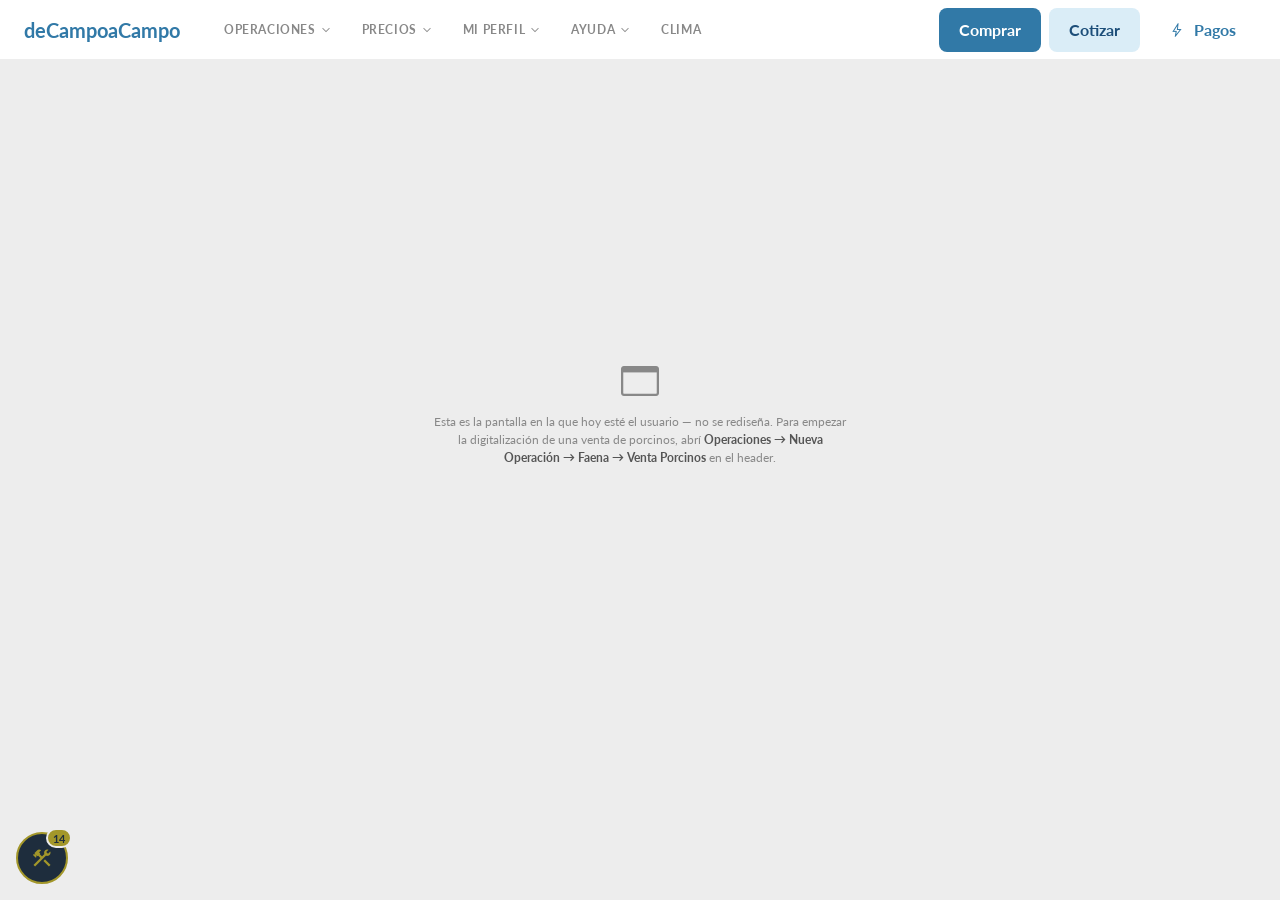
<file: prototipos/venta-porcinos-web.html>
<!DOCTYPE html>
<html lang="es">
<head>
<meta charset="UTF-8"/>
<meta name="viewport" content="width=device-width, initial-scale=1.0"/>
<title>Digitalización de Venta — Porcinos</title>
<link href="https://fonts.googleapis.com/css2?family=Lato:ital,wght@0,400;0,700;0,900;1,400;1,700&display=swap" rel="stylesheet"/>
<link href="https://fonts.googleapis.com/css2?family=Material+Symbols+Outlined:opsz,wght,FILL,GRAD@20,300,0,0" rel="stylesheet"/>
<style>
/* ══════════════════════════════════════════════════════════════
   TOKENS — v2, fieles al Figma y a la implementación real.
   Dos fuentes, en este orden de autoridad:
   1) CSS exportado del Figma "Mis Operaciones - Faena - Ventas"
      (mis_ops_faena_web.css / _app.css) → paleta y Typescale reales.
   2) react-stage.dcac.ar › Operaciones › Digitalizar Venta › Faena
      (estilos computados del formulario real) → medidas del form:
      H1 Lato 800 40/48 brand · section title 18/21.6 bold #808080 ·
      label de campo 16 bold brand · input h46 r8 pad10 · CTA de paso
      verde #55A32A r8 · CTA de intro brand h48 · secciones blancas r8 pad 40.
   No se usa ningún hex, radio, tamaño de fuente o peso fuera de este bloque.
   ══════════════════════════════════════════════════════════════ */
:root{
  --brand:#3179A7; --brand-dark:#1C4E79; --brand-light:#DAEDF7; --brand-mid:#BFD5E4; --brand-dcp:#1795D0;
  --bg-page:#EDEDED; --bg-1:#FFFFFF; --bg-2:#F8F8F8; --bg-3:#E8E8E8;
  --border-tertiary:#EDEDED; --border-secondary:#C0C0C0; --border-hair:#E8E8E8;
  --content-primary:#555555; --content-secondary:#666666; --content-tertiary:#888888;
  --content-quaternary:#A4A4A4; --content-section:#808080; --content-disabled:#C0C0C0;
  --positive:#54A228; --positive-strong:#55A32A; --positive-dark:#1E721E; --positive-bg:#E0EFD8; --positive-border:#CAE2BD;
  --warning:#A3972A; --warning-bg:#F7F5E7; --warning-border:#E7E0B4;
  --negative:#E55050; --negative-dark:#C03030; --negative-bg:#FDEFEF; --negative-border:#F8CECE;
  --alert-info-bg:#F4F8FA; --alert-info-text:#153346;
  --alert-warn-bg:#FDFCF9; --alert-warn-text:#4B4106;
  --alert-neg-bg:#FEF7F7; --alert-neg-text:#612929;
  /* Typescale — Figma "Typescale/*" + medidas del form real */
  --fs-h1:40px; --lh-h1:48px;          /* H1 del form real (Lato 800, brand) */
  --fs-h4:18px; --lh-h4:22px;          /* título de sección del form real (#808080) */
  --fs-field:16px; --lh-field:24px;    /* label e input del form real */
  --fs-display:20px; --fs-title:18px; --fs-heading:16px; --fs-body1:13px; --fs-label:14px; --fs-sub:12px; --fs-caption:11px; --fs-micro:10px; --fs-nano:9px;
  --lh-title2:19px; --lh-title3:17px; --lh-body2:14px; --lh-caption:13px;
  --fw-regular:400; --fw-semibold:600; --fw-bold:700; --fw-heavy:800; --fw-black:900;
  --sp-xxs:2px; --sp-xs:4px; --sp-sm:8px; --sp-md:12px; --sp-lg:16px; --sp-xl:24px; --sp-xxl:32px; --sp-xxxl:40px;
  --r4:4px; --r6:6px; --r8:8px; --r12:12px; --r16:16px; --r999:999px;
  --h-input:46px; --h-btn:44px; --h-btn-lg:48px;
}
*,*::before,*::after{box-sizing:border-box;margin:0;padding:0}
body{font-family:'Lato',sans-serif;font-size:var(--fs-label);color:var(--content-primary);background:var(--bg-page);min-height:100vh}
.ms{font-family:'Material Symbols Outlined';font-weight:300;font-style:normal;line-height:1;letter-spacing:normal;text-transform:none;display:inline-block;white-space:nowrap;word-wrap:normal;direction:ltr;vertical-align:middle}
/* tamaños de ícono — únicamente escala documentada: 16 · 20 · 24 · 32 · 48 */
.ms-16{font-size:16px!important}.ms-20{font-size:20px!important}.ms-24{font-size:24px!important}.ms-32{font-size:32px!important}.ms-48{font-size:48px!important}

/* ── tx.* — tokens semánticos de texto ── */
.tx-title{font-size:var(--fs-title);font-weight:var(--fw-black);color:var(--content-primary)}
.tx-card-title{font-size:var(--fs-heading);font-weight:var(--fw-black);color:var(--content-primary)}
.tx-heading{font-size:var(--fs-heading);font-weight:var(--fw-bold);color:var(--content-primary)}
.tx-label{font-size:var(--fs-label);font-weight:var(--fw-bold);color:var(--content-primary)}
.tx-body-muted{font-size:var(--fs-label);font-weight:var(--fw-regular);color:var(--content-tertiary)}
.tx-sublabel{font-size:var(--fs-sub);font-weight:var(--fw-bold);color:var(--content-primary)}
.tx-section-label{font-size:var(--fs-sub);font-weight:var(--fw-bold);color:var(--content-tertiary);text-transform:uppercase;letter-spacing:.05em}
.tx-overline{font-size:var(--fs-micro);font-weight:var(--fw-bold);color:var(--content-tertiary);text-transform:uppercase;letter-spacing:.08em}
.tx-caption{font-size:var(--fs-caption);color:var(--content-tertiary)}

/* ── Header web (BackHeader adaptado a navegación de escritorio: 60px, bg-1, borderBottom borderTertiary) ── */
.hdr{background:var(--bg-1);border-bottom:1px solid var(--border-tertiary);height:60px;display:flex;align-items:center;padding:0 var(--sp-xl);position:relative;z-index:120}
.logo{font-size:var(--fs-display);font-weight:var(--fw-bold);color:var(--brand);text-decoration:none;margin-right:var(--sp-xxl);white-space:nowrap}
.hdr-links{display:flex;align-items:center;gap:var(--sp-xs);flex:1;height:100%}
.hdr-item{position:relative;height:100%;display:flex;align-items:center;padding:0 var(--sp-md);cursor:pointer}
.hdr-item .lbl{font-size:var(--fs-sub);font-weight:var(--fw-bold);color:var(--content-tertiary);text-transform:uppercase;letter-spacing:.05em;display:flex;align-items:center;gap:var(--sp-xxs)}
.hdr-item .lbl .ms{color:var(--content-tertiary)}
.hdr-item:hover .lbl,.hdr-item:hover .lbl .ms{color:var(--brand)}
.hdr-actions{display:flex;align-items:center;gap:var(--sp-sm)}

/* ── Btn — primary / secondary / tertiary × brand / destructive (Design_dCaC.md § Componentes › Btn) ── */
/* Btn real del producto: 16px, radio 8, padding 10/20, alto 44 (48 en el CTA de bloque) */
.btn{display:inline-flex;align-items:center;justify-content:center;gap:var(--sp-sm);padding:10px 20px;min-height:var(--h-btn);border-radius:var(--r8);border:none;cursor:pointer;font-family:inherit;font-size:var(--fs-field);font-weight:var(--fw-bold);white-space:nowrap}
.btn .ms{font-size:18px!important} /* tamaño de ícono específico de Btn documentado */
.btn-primary{background:var(--brand);color:#fff}
/* CTA de avance de paso — en el form real es verde, no azul */
.btn-next{background:var(--positive-strong);color:#fff}
.btn-next:disabled{background:var(--border-secondary);color:#fff;opacity:.75;cursor:default}
.btn-primary:disabled{background:var(--border-secondary);color:var(--content-tertiary);opacity:.75;cursor:default}
.btn-secondary{background:var(--brand-light);color:var(--brand-dark)}
.btn-secondary:disabled{background:var(--bg-2);color:var(--content-tertiary);opacity:.75;cursor:default}
.btn-tertiary{background:transparent;color:var(--brand)}
.btn-tertiary:disabled{background:transparent;color:var(--content-tertiary);opacity:.75;cursor:default}
.btn-block{width:100%}
.btn-lg{font-size:var(--fs-field);padding:var(--sp-md) var(--sp-xl);min-height:var(--h-btn-lg)}

/* ── Dropdown de navegación (patrón adicional, respeta radios/tipografía/espaciado documentados) ── */
.dd{display:none;position:absolute;top:100%;left:0;background:var(--bg-2);border:1px solid var(--border-tertiary);border-radius:var(--r8);min-width:230px;z-index:150;padding:var(--sp-xs) 0}
.dd.open{display:block}
.dd-item{padding:var(--sp-sm) var(--sp-md);font-size:var(--fs-label);color:var(--content-primary);cursor:pointer;display:flex;align-items:center;justify-content:space-between;gap:var(--sp-sm);position:relative}
.dd-item:hover{background:var(--brand-light);color:var(--brand-dark)}
.dd-item.disabled{color:var(--content-tertiary);cursor:default}
.dd-item.disabled:hover{background:transparent;color:var(--content-tertiary)}
.dd-item .ms{color:var(--content-tertiary)}
.dd-item:hover .ms{color:var(--brand-dark)}
.dd-note{font-size:var(--fs-caption);color:var(--content-tertiary);font-weight:var(--fw-regular)}
.dd-badge{background:var(--brand-light);color:var(--brand-dark);border-radius:var(--r999);padding:1px var(--sp-sm);font-size:9px;font-weight:var(--fw-bold);text-transform:uppercase}
.dd-sub{display:none;position:absolute;top:calc(var(--sp-xs) * -1);left:100%;background:var(--bg-1);border:1px solid var(--border-tertiary);border-radius:var(--r8);min-width:230px;padding:var(--sp-xs) 0} /* alterna a bg-1 (blanco) porque su padre .dd ya usa bg-2 — nunca dos superficies iguales contiguas */
.dd-sub .dd-sub{background:var(--bg-2)} /* un 3er nivel vuelve a alternar a bg-2, porque su padre inmediato (el .dd-sub de arriba) ya es bg-1 */
.dd-item.has-sub:hover .dd-sub{display:block}

/* ── Screen / page ── */
.screen{display:none}.screen.on{display:block}
.page{padding:var(--sp-xxl) var(--sp-xl) 80px;min-height:calc(100vh - 60px);max-width:1256px;margin:0 auto}
/* H1 real del form (react-stage): Lato 800 40/48 en color brand, con 20px de aire abajo */
.page-title{font-size:var(--fs-h1);line-height:var(--lh-h1);font-weight:var(--fw-heavy);color:var(--brand);padding-bottom:20px}

/* ── Card (radio 8 — el real del producto; las secciones del form son bloques blancos de padding 40) ── */
.card{background:var(--bg-1);border-radius:var(--r8);border:1px solid var(--border-tertiary)}
.srow{display:grid;grid-template-columns:294px 1fr;padding:var(--sp-xxxl);border-bottom:1px solid var(--border-tertiary);gap:var(--sp-xl)}
/* título de sección (columna izquierda de cada bloque): H4 real 18/21.6 bold #808080 */
.srow > div:first-child > .tx-heading,
.srow > div:first-child > div.tx-body-muted{font-size:var(--fs-h4);line-height:var(--lh-h4);font-weight:var(--fw-bold);color:var(--content-section)}
.srow:last-child{border-bottom:none}
.sfields{display:flex;flex-direction:column;gap:var(--sp-lg)}

/* ── Campos de formulario ── */
.fgroup{display:flex;gap:var(--sp-lg);flex-wrap:wrap;align-items:flex-start}
.field{display:flex;flex-direction:column;gap:var(--sp-xs)}
.fw{flex:1 1 100%}.fh{flex:1 1 calc(50% - 8px);min-width:180px}.ft{flex:1 1 calc(33% - 11px);min-width:150px}.fauto{}
/* label real del form: Lato 700 16/24 en color brand (no gris) */
.flabel{font-size:var(--fs-field);font-weight:var(--fw-bold);color:var(--brand);display:flex;align-items:center;gap:var(--sp-xs);line-height:var(--lh-field)}
.req{color:var(--brand)}
.inp{height:var(--h-input);border:1px solid var(--border-secondary);border-radius:var(--r8);padding:0 var(--sp-md);font-family:inherit;font-size:var(--fs-field);color:var(--content-secondary);background:var(--bg-1);width:100%;outline:none}
.inp:focus{border-color:var(--brand)}
.inp.pre{background:var(--brand-light);border-color:var(--brand-mid)}
.inp.partial{background:var(--warning-bg);border-color:var(--warning-border)}
.inp.err{border-color:var(--negative);background:var(--negative-bg)}
.inp-suf{display:flex;align-items:center;gap:var(--sp-sm)}
.inp-suf .suf{font-size:var(--fs-field);color:var(--content-tertiary);white-space:nowrap;padding:0 var(--sp-sm)}
.sel{height:var(--h-input);border:1px solid var(--border-secondary);border-radius:var(--r8);padding:0 32px 0 var(--sp-md);font-family:inherit;font-size:var(--fs-field);color:var(--content-secondary);background:var(--bg-1) url("data:image/svg+xml,%3Csvg xmlns='http://www.w3.org/2000/svg' width='10' height='6'%3E%3Cpath d='M0 0l5 6 5-6z' fill='%23888888'/%3E%3C/svg%3E") no-repeat right var(--sp-md) center;width:100%;outline:none;appearance:none;cursor:pointer}
.sel:focus{border-color:var(--brand)}
.sel.pre{background-color:var(--brand-light);border-color:var(--brand-mid)}
.sel.partial{background-color:var(--warning-bg);border-color:var(--warning-border)}
.sel.err{border-color:var(--negative)}

/* ── TabSwitcher (Design_dCaC.md § Componentes › TabSwitcher) — reutilizado como selector segmentado en formularios ── */
.tabsw{display:inline-flex;background:var(--bg-1);border:1px solid var(--border-tertiary);border-radius:var(--r8);padding:var(--sp-xs);gap:var(--sp-xxs)}
.tabsw-item{padding:var(--sp-sm) var(--sp-md);border-radius:var(--r4);font-family:inherit;font-size:var(--fs-sub);font-weight:var(--fw-regular);color:var(--content-tertiary);background:transparent;border:none;cursor:pointer;white-space:nowrap}
.tabsw-item.on{background:var(--brand-light);color:var(--brand-dark);font-weight:var(--fw-bold)}

/* ── Valor bloqueado (campo fijo, no editable) ── */
.disp-val{height:var(--h-input);border:1px solid var(--border-secondary);border-radius:var(--r8);padding:0 var(--sp-md);display:flex;align-items:center;gap:var(--sp-xs);font-size:var(--fs-field);color:var(--content-secondary);background:var(--bg-2);width:100%}
.disp-val .ms{color:var(--content-tertiary)}

/* ── Tablas anidadas (radio 8, un escalón bajo la card de radio 16) ── */
.ptable,.jtable{width:100%;border-collapse:collapse;border:1px solid var(--border-tertiary);border-radius:var(--r8);overflow:hidden}
.ptable th,.jtable th{background:var(--bg-2);padding:var(--sp-sm) var(--sp-md);text-align:left;font-size:var(--fs-caption);font-weight:var(--fw-bold);color:var(--content-secondary);border-bottom:1px solid var(--border-tertiary)}
.ptable td,.jtable td{padding:var(--sp-sm) var(--sp-sm);border-bottom:1px solid var(--border-tertiary);vertical-align:middle}
.ptable tr:last-child td,.jtable tr:last-child td{border-bottom:none}
/* inputs/selects dentro de una tabla ya anidada bajo la card (16→8 la tabla): un escalón más abajo → 4 */
.ptable .inp,.ptable .sel,.jtable .inp,.jtable .sel{height:36px;font-size:var(--fs-sub);border-radius:var(--r4)}
.ptable .del-btn{background:none;border:none;cursor:pointer;color:var(--content-tertiary);display:flex;padding:var(--sp-xs)}
.ptable .del-btn:hover{color:var(--negative)}
.ptable-empty{padding:var(--sp-lg);text-align:center;font-size:var(--fs-sub);color:var(--content-tertiary);border:1px solid var(--border-tertiary);border-top:none;border-radius:0 0 var(--r8) var(--r8)}

.sum-bar{background:var(--bg-1);border:1px solid var(--border-tertiary);border-radius:var(--r8);padding:var(--sp-md) var(--sp-lg);display:flex;align-items:center;justify-content:space-between;margin-bottom:var(--sp-md);flex-wrap:wrap;gap:var(--sp-sm)}
.sp{font-size:var(--fs-label);font-weight:var(--fw-bold);color:var(--content-primary)}.sp.cat{color:var(--brand)}
.ssep{color:var(--border-secondary);margin:0 var(--sp-sm);font-weight:var(--fw-regular)}

.cta-bar{display:flex;justify-content:flex-end;margin-top:var(--sp-xl);gap:var(--sp-md)}

/* ── Alert (Design_dCaC.md § Componentes › Alert — variantes info/yellow/red) ── */
.alert-info{background:var(--alert-info-bg);border:1px solid var(--brand-mid);border-radius:var(--r8);padding:var(--sp-md);display:flex;align-items:flex-start;gap:var(--sp-sm)}
.alert-info .ms{color:var(--alert-info-text)}
.alert-info p,.alert-info span.txt{font-size:var(--fs-sub);font-style:italic;color:var(--alert-info-text);line-height:1.4}
.alert-warn{background:var(--alert-warn-bg);border:1px solid var(--warning-border);border-radius:var(--r8);padding:var(--sp-md);display:flex;align-items:flex-start;gap:var(--sp-sm)}
.alert-warn .ms{color:var(--alert-warn-text)}
.alert-warn p,.alert-warn span.txt{font-size:var(--fs-sub);font-style:italic;color:var(--alert-warn-text);line-height:1.4}
.alert-neg{background:var(--alert-neg-bg);border:1px solid var(--negative-border);border-radius:var(--r8);padding:var(--sp-md);display:flex;align-items:flex-start;gap:var(--sp-sm)}
.alert-neg .ms{color:var(--alert-neg-text)}
.alert-neg p,.alert-neg span.txt{font-size:var(--fs-sub);font-style:italic;color:var(--alert-neg-text);line-height:1.4}

/* ── HELP / casuística (link puntual al panel flotante) ── */
.hlp{background:none;border:none;cursor:pointer;display:inline-flex;align-items:center;padding:0}
.hlp .ms{color:var(--warning)}
.hlp:hover .ms{color:#8a7a0b}
.tag-note{font-size:var(--fs-caption);color:var(--content-tertiary);font-weight:var(--fw-regular)}

/* ── Home de digitalización (intro) ── */
/* Intro real: contenedor blanco padding 40 · 3 tiles bg-2 radio 8 padding 24 · franja legal bg-3 padding 40 */
.benefit-grid{display:grid;grid-template-columns:repeat(3,1fr);gap:var(--sp-xl);padding:var(--sp-xxxl)}
.benefit-card{padding:var(--sp-xl);background:var(--bg-2);border-radius:var(--r8)}
.benefit-title{font-size:var(--fs-field);line-height:var(--lh-field);font-weight:var(--fw-bold);color:var(--content-primary);margin:var(--sp-md) 0 var(--sp-sm)}
.benefit-list{list-style:none}
.benefit-list li{color:var(--content-tertiary);font-size:var(--fs-label);padding:var(--sp-xxs) 0 var(--sp-xxs) 20px;position:relative;line-height:1.5}
.benefit-list li::before{content:'check';font-family:'Material Symbols Outlined';font-weight:300;position:absolute;left:0;top:3px;font-size:14px;color:var(--positive)}
.legal-box{background:var(--bg-3);border:none;border-radius:var(--r8);padding:var(--sp-xxxl);margin-top:var(--sp-lg)}
.legal-notes{list-style:disc;padding-left:20px}
.legal-notes li{font-size:var(--fs-label);color:var(--content-secondary);margin-bottom:var(--sp-xs)}
.legal-notes a{color:var(--brand)}
.choice-card{border:1px solid var(--border-tertiary);border-radius:var(--r8);padding:var(--sp-xl)}
.choice-card .ms{color:var(--content-tertiary)}
.choice-title{font-size:var(--fs-heading);font-weight:var(--fw-bold);color:var(--content-primary);margin:var(--sp-md) 0 var(--sp-xs)}
.choice-sub{font-size:var(--fs-sub);color:var(--content-tertiary);margin-bottom:var(--sp-lg);line-height:1.4}

/* ── Éxito (sin colores fuera de paleta: fondo bgPage + ícono en positive) ── */
.success-wrap{min-height:calc(100vh - 60px);display:flex;flex-direction:column;align-items:center;justify-content:center;gap:var(--sp-lg);padding:var(--sp-xxl);text-align:center}
.success-icon{width:64px;height:64px;background:var(--positive-bg);border:1px solid var(--positive-border);border-radius:var(--r999);display:flex;align-items:center;justify-content:center}
.success-icon .ms{color:var(--positive)}
.success-title{font-size:var(--fs-title);font-weight:var(--fw-black);color:var(--content-primary)}
.success-sub{font-size:var(--fs-label);color:var(--content-tertiary);max-width:480px;line-height:1.6}
.success-actions{display:flex;flex-direction:column;gap:var(--sp-sm);width:100%;max-width:360px;margin-top:var(--sp-sm)}

/* ── Barra de progreso del wizard (dots tipo Badge: positive=hecho, brand=actual, borderSecondary=pendiente) ── */
.form-progress{background:var(--bg-1);border:1px solid var(--border-tertiary);border-radius:var(--r8);padding:var(--sp-md) var(--sp-lg);display:flex;align-items:center;justify-content:space-between;margin-bottom:var(--sp-md)}
.fp-left{display:flex;align-items:center;gap:var(--sp-md)}
.fp-steps{display:flex;align-items:center;gap:var(--sp-xs)}
.fp-step{width:24px;height:6px;border-radius:var(--r999);background:var(--border-secondary)}
.fp-step.done{background:var(--positive)}
.fp-step.current{background:var(--brand)}
.fp-label{font-size:var(--fs-sub);color:var(--content-secondary)}
.fp-label strong{color:var(--brand)}
.fp-nav{display:flex;gap:var(--sp-xs)}

/* ── Alert de precarga DTE (variante dinámica: info = extracción completa, warn = extracción parcial) ── */
.pre-banner{display:none;border-radius:var(--r8);padding:var(--sp-md) var(--sp-lg);margin-bottom:var(--sp-md);align-items:center;gap:var(--sp-sm);border:1px solid}
.pre-banner.info{background:var(--alert-info-bg);border-color:var(--brand-mid)}
.pre-banner.info .ms,.pre-banner.info span.txt{color:var(--alert-info-text)}
.pre-banner.warn{background:var(--alert-warn-bg);border-color:var(--warning-border)}
.pre-banner.warn .ms,.pre-banner.warn span.txt{color:var(--alert-warn-text)}
.pre-banner span.txt{font-size:var(--fs-sub);font-style:italic}

/* ── DTE upload ── */
.file-chip{background:var(--bg-2);border:1px solid var(--border-tertiary);border-radius:var(--r4);padding:var(--sp-sm) var(--sp-md);display:flex;align-items:center;gap:var(--sp-sm);font-size:var(--fs-sub);margin-bottom:var(--sp-sm)}
.file-chip .fn{flex:1;font-weight:var(--fw-bold);color:var(--content-primary)}
.upload-area{border:1px dashed var(--brand-mid);border-radius:var(--r8);padding:var(--sp-lg);display:flex;align-items:center;gap:var(--sp-md);cursor:pointer;background:var(--bg-1)}
.upload-area .ms{color:var(--brand)}
.upload-area:hover{background:var(--brand-light)}

/* ── Procesando ── */
.spinner{width:40px;height:40px;border:3px solid var(--brand-mid);border-top-color:var(--brand);border-radius:var(--r999);animation:spin .8s linear infinite;margin:0 auto var(--sp-lg)}
@keyframes spin{to{transform:rotate(360deg)}}

/* ── Resumen de lotes (agrupación de DTEs por origen/destino/fecha compartidos) ── */
.lote-card{background:var(--bg-1);border:1px solid var(--border-tertiary);border-radius:var(--r12);margin-bottom:var(--sp-lg);overflow:hidden}
.lote-head{display:flex;align-items:center;gap:var(--sp-md);padding:var(--sp-lg);flex-wrap:wrap}
.lote-clickzone{cursor:pointer}
.lote-clickzone:hover{background:var(--bg-2)}
.lote-num{width:28px;height:28px;border-radius:var(--r999);background:var(--bg-2);border:1px solid var(--border-secondary);display:flex;align-items:center;justify-content:center;font-size:var(--fs-sub);font-weight:var(--fw-bold);color:var(--content-secondary);flex-shrink:0}
.lote-date{font-size:var(--fs-label);font-weight:var(--fw-bold);color:var(--brand)}
.lote-route{font-size:var(--fs-label);font-weight:var(--fw-bold);font-style:italic;color:var(--content-secondary)}
.lote-summary{background:var(--bg-2);padding:var(--sp-sm) var(--sp-lg);display:flex;gap:var(--sp-md);font-size:var(--fs-sub);font-weight:var(--fw-bold);color:var(--content-secondary);border-top:1px solid var(--border-tertiary);border-bottom:1px solid var(--border-tertiary)}
.lote-dte-row{display:flex;align-items:center;gap:var(--sp-sm);padding:var(--sp-md) var(--sp-lg);border-bottom:1px solid var(--border-tertiary)}
.lote-dte-row:last-child{border-bottom:none}
.lote-dte-row .fn{flex:1;font-weight:var(--fw-bold);font-style:italic;color:var(--brand);cursor:pointer}
.lote-dte-row .fn:hover{text-decoration:underline}
.lote-dte-cab{font-size:var(--fs-sub);color:var(--content-secondary);margin-right:var(--sp-lg)}
.lote-mover{background:none;border:none;color:var(--brand);font-size:var(--fs-sub);font-weight:var(--fw-bold);cursor:pointer;display:flex;align-items:center;gap:2px;font-family:inherit}
.lote-del{background:none;border:none;color:var(--content-tertiary);cursor:pointer;display:flex;padding:var(--sp-xs);margin-left:var(--sp-xs)}
.lote-del:hover{color:var(--negative)}
.lote-card.failed{opacity:.9}
.lote-fail-note{padding:0 var(--sp-lg) var(--sp-lg);font-size:var(--fs-sub);font-style:italic;color:var(--alert-neg-text)}
.lote-foot{display:flex;justify-content:flex-end;padding:var(--sp-md) var(--sp-lg);border-top:1px solid var(--border-tertiary)}
.lote-add{display:flex;align-items:center;justify-content:center;gap:var(--sp-xs);padding:var(--sp-md);color:var(--brand);font-size:var(--fs-sub);font-weight:var(--fw-bold);cursor:pointer;border:1px dashed var(--brand-mid);border-radius:var(--r12);background:var(--bg-1)}

/* ── Estado de extracción (extensión del componente Badge — pill+dot+color semántico igual que Badge,
   pero con texto de dos palabras en sentence-case: el label de un proceso no es una única palabra corta
   como pide la spec de Badge, así que se mantiene el resto de la spec y se deja de lado el uppercase) ── */
.lote-status{display:inline-flex;align-items:center;gap:var(--sp-xxs);padding:var(--sp-xxs) var(--sp-sm);border-radius:var(--r999);font-size:var(--fs-caption);font-weight:var(--fw-bold);font-style:italic;white-space:nowrap;margin-left:auto}
.lote-status .dot{width:7px;height:7px;border-radius:var(--r999)}
.lote-status.success{background:var(--positive-bg);border:1px solid var(--positive-border);color:var(--positive)}
.lote-status.success .dot{background:var(--positive)}
.lote-status.partial{background:var(--warning-bg);border:1px solid var(--warning-border);color:var(--warning)}
.lote-status.partial .dot{background:var(--warning)}
.lote-status.failed{background:var(--negative-bg);border:1px solid var(--negative-border);color:var(--negative)}
.lote-status.failed .dot{background:var(--negative)}

/* ── Barra de contexto de lote/DTE en Paso 1 y 2 (solo visible cuando se vino por DTE) ── */
.lote-ctx{display:none;background:var(--bg-2);border:1px solid var(--border-tertiary);border-radius:var(--r8);padding:var(--sp-md) var(--sp-lg);margin-bottom:var(--sp-md);align-items:center;gap:var(--sp-md);flex-wrap:wrap}
.lote-ctx.on{display:flex}
.lote-ctx .flex1{flex:1}
.lote-ctx-dtes{display:flex;gap:var(--sp-md)}
.dte-chip-link{background:none;border:none;color:var(--brand);font-size:var(--fs-sub);font-weight:var(--fw-bold);cursor:pointer;display:flex;align-items:center;gap:var(--sp-xxs);font-family:inherit}
.dte-chip-link:hover{color:var(--brand-dark)}
.dte-preview-pop{display:none;position:absolute;top:calc(100% + var(--sp-xs));right:0;background:var(--bg-1);border:1px solid var(--border-tertiary);border-radius:var(--r8);padding:var(--sp-md);min-width:220px;z-index:200;text-align:left}
.dte-preview-pop.open{display:block}
.dte-preview-pop .fn{font-weight:var(--fw-bold);color:var(--content-primary);font-size:var(--fs-sub);margin-bottom:var(--sp-xs);display:flex;align-items:center;gap:var(--sp-xs);font-style:normal}
.dte-preview-pop .note{font-size:var(--fs-caption);color:var(--content-tertiary);font-style:italic;line-height:1.4}
.dte-pop-anchor{position:relative}

/* ══ Mis Operaciones — patrón real del Figma "Mis Operaciones - Faena - Ventas" ══
   Nav de estados : fila centrada, ítem padding 12/24, Lato 600 16/22, activo brand / inactivo #A4A4A4
   op-card        : radio 12 · franja "Info Tropa" blanca 12/12/12/16 · franja "ID+Sociedad+Estab"
                    bg-2 8/12/8/16 · cuerpo blanco padding 24 24 24 0 con gap 24 (la columna
                    izquierda va al ras del borde) · footer bg-2 padding 12                       */
.tabs-bar{display:flex;align-items:center;justify-content:center;margin-bottom:var(--sp-lg);flex-wrap:wrap}
.tab{display:flex;align-items:flex-start;gap:2px;padding:12px 24px;color:var(--content-quaternary);font-size:var(--fs-heading);line-height:22px;font-weight:var(--fw-semibold);cursor:pointer;white-space:nowrap}
.tab.active{color:var(--brand)}
.tab .cnt{font-size:var(--fs-micro);line-height:16px;font-weight:var(--fw-bold)}
.op-card{background:var(--bg-1);border-radius:var(--r12);overflow:hidden;margin-bottom:var(--sp-lg)}
.op-top{display:flex;align-items:center;justify-content:space-between;gap:var(--sp-lg);padding:12px 12px 12px 16px;background:var(--bg-1)}
.op-desc{display:flex;align-items:center;gap:var(--sp-sm);flex-wrap:wrap}
.op-desc .seg-1{font-size:var(--fs-heading);line-height:22px;font-weight:var(--fw-regular);color:var(--brand)}
.op-desc .seg-2{font-size:var(--fs-heading);line-height:var(--lh-title2);font-weight:var(--fw-bold);color:var(--brand)}
.op-desc .seg-plain{font-size:var(--fs-label);line-height:var(--lh-title3);color:var(--content-secondary)}
.op-desc .seg-muted{font-size:var(--fs-label);line-height:var(--lh-title3);color:var(--content-quaternary)}
/* el divisor real es un guion horizontal de 22px (#EDEDED), no una barra vertical */
.op-desc .divisor{width:22px;height:0;border-top:1px solid var(--border-tertiary)}
.op-sub{display:flex;align-items:center;justify-content:space-between;gap:var(--sp-sm);padding:8px 12px 8px 16px;background:var(--bg-2);flex-wrap:wrap}
.op-sub .grp{display:flex;align-items:center;gap:var(--sp-md);flex-wrap:wrap}
.op-sub .soc{display:flex;align-items:center;gap:2px;font-size:var(--fs-body1);line-height:16px;font-weight:var(--fw-bold);color:var(--content-quaternary)}
.op-sub .est{display:flex;align-items:center;gap:2px;font-size:var(--fs-label);line-height:var(--lh-title3);font-weight:var(--fw-bold);color:var(--content-quaternary)}
.op-sub .loc{font-size:var(--fs-caption);line-height:var(--lh-caption);font-style:italic;color:var(--content-quaternary)}
.op-sub .dash{width:17px;height:0;border-top:.75px solid var(--content-quaternary)}
.op-sub .inf{font-size:var(--fs-sub);line-height:16px;color:var(--content-tertiary)}
.op-sub .inf b{color:var(--content-secondary)}
.op-sub .oid{font-size:var(--fs-body1);line-height:20px;color:var(--content-quaternary)}
.op-sub .ms{color:var(--border-secondary)}
.op-body{display:flex;align-items:stretch;gap:var(--sp-xl);padding:var(--sp-xl) var(--sp-xl) var(--sp-xl) 0;background:var(--bg-1)}
.op-left{display:flex;flex-direction:column;gap:var(--sp-sm);width:286px;flex-shrink:0}
.tile{display:flex;align-items:center;gap:var(--sp-lg);padding:var(--sp-lg) var(--sp-xl);background:var(--bg-2);border-radius:0 var(--r8) var(--r8) 0;position:relative;flex:1}
.tile .ic{width:40px;height:40px;border-radius:var(--r999);background:var(--border-tertiary);display:flex;align-items:center;justify-content:center;flex-shrink:0}
.tile .ic .ms{color:var(--brand)}
.tile.on .ic{background:var(--brand)}
.tile.on .ic .ms{color:#fff}
.tile .lbl{font-size:var(--fs-sub);line-height:var(--lh-body2);color:var(--content-quaternary)}
.tile .val{font-size:var(--fs-label);line-height:var(--lh-title3);font-weight:var(--fw-bold);color:var(--content-secondary);margin-top:var(--sp-xs)}
.tile .corner{position:absolute;top:0;right:0;background:var(--border-tertiary);border-radius:0 var(--r8) 0 var(--r8);padding:4px var(--sp-sm);font-size:var(--fs-caption);line-height:var(--lh-caption);font-weight:var(--fw-bold);color:var(--content-quaternary)}
.op-center{flex:1;min-width:0;background:var(--bg-2);border-radius:var(--r8);padding:var(--sp-xl) var(--sp-xs) var(--sp-xs);display:flex;flex-direction:column;gap:var(--sp-xl)}
.op-center .ctitle{text-align:center;font-size:var(--fs-label);line-height:var(--lh-title3);font-weight:var(--fw-heavy);color:var(--content-quaternary);text-transform:uppercase}
.op-cols{display:flex;gap:var(--sp-xs);align-items:stretch;flex:1}
.op-subcol{flex:1;min-width:0;background:var(--bg-1);border-radius:var(--r4);padding:var(--sp-lg);display:flex;flex-direction:column;gap:var(--sp-lg)}
.ib{display:flex;flex-direction:column;gap:6px}
.ib .t{font-size:var(--fs-sub);line-height:var(--lh-body2);color:var(--content-quaternary)}
.ib .v{display:flex;align-items:flex-end;gap:var(--sp-sm);flex-wrap:wrap}
.ib .v .dato{font-size:var(--fs-heading);line-height:var(--lh-title2);font-weight:var(--fw-bold);color:var(--content-secondary)}
.ib .v .dato.sm{font-size:var(--fs-label);line-height:var(--lh-title3)}
.ib .v .suf{font-size:var(--fs-caption);line-height:var(--lh-caption);font-weight:var(--fw-bold);color:var(--content-secondary);padding-bottom:1px}
.ib-div{height:0;border-top:1px solid var(--bg-2)}
.op-right{width:192px;flex-shrink:0;display:flex;flex-direction:column;gap:var(--sp-sm)}
.macto{display:flex;align-items:center;gap:var(--sp-sm);padding:var(--sp-lg);min-height:72px;border-radius:var(--r8);background:var(--positive-bg);color:var(--positive-dark);border:none;cursor:pointer;font-family:inherit;text-align:left;width:100%}
.macto .mact-txt{display:flex;flex-direction:column;gap:var(--sp-xs);min-width:0}
.macto .ms{flex-shrink:0}
.macto .h2{font-size:var(--fs-label);line-height:var(--lh-title3);font-weight:var(--fw-regular)}
.macto .h1{font-size:var(--fs-heading);line-height:var(--lh-title2);font-weight:var(--fw-bold)}
.macto.ghost{background:var(--bg-1);border:1px dashed var(--brand);color:var(--brand)}
.macto.dcp{background:var(--brand-dcp);color:#fff}
.op-footer{display:flex;align-items:center;justify-content:space-between;gap:var(--sp-md);padding:var(--sp-md);background:var(--bg-2)}
.op-footer .oper{display:flex;align-items:center;gap:var(--sp-sm);font-size:var(--fs-sub);line-height:var(--lh-body2);color:#777777}
.op-footer .avatar{width:32px;height:32px;border-radius:var(--r999);background:var(--border-tertiary);display:flex;align-items:center;justify-content:center;color:var(--content-tertiary)}
.btn-sm{display:inline-flex;align-items:center;justify-content:center;gap:var(--sp-sm);height:32px;min-height:32px;padding:0 var(--sp-lg) 0 var(--sp-md);border-radius:var(--r6);font-size:var(--fs-label);line-height:20px;font-weight:var(--fw-semibold);border:none;cursor:pointer;font-family:inherit}
.btn-sm.green{background:var(--positive-bg);color:var(--positive)}
.btn-sm.red{background:transparent;color:var(--negative)}
.op-col-lbl{font-size:var(--fs-micro);font-weight:var(--fw-bold);text-transform:uppercase;letter-spacing:.08em;color:var(--content-tertiary);margin-bottom:var(--sp-sm)}
.op-empty{background:var(--bg-1);border:1px dashed var(--border-secondary);border-radius:var(--r12);padding:var(--sp-xxl);text-align:center;color:var(--content-tertiary);font-size:var(--fs-sub)}

/* ── Pantalla neutra (placeholder de la home actual — sin rediseñar) ── */
.neutral-note{display:flex;align-items:center;justify-content:center;min-height:calc(100vh - 260px);flex-direction:column;gap:var(--sp-sm);text-align:center}
.neutral-note .ms{color:var(--content-tertiary)}
.neutral-note p{font-size:var(--fs-sub);color:var(--content-tertiary);max-width:420px;line-height:1.5}

/* ══ CASUÍSTICAS — panel flotante, capa de discovery del prototipo (no forma parte del producto,
   por eso no usa los tokens de marca del producto) ══ */
.cas-widget{position:fixed;left:var(--sp-lg);bottom:var(--sp-lg);z-index:400;font-family:'Lato',sans-serif}
.cas-fab{width:52px;height:52px;border-radius:var(--r999);background:#1e2d3d;border:2px solid var(--warning);color:#fff;display:flex;align-items:center;justify-content:center;cursor:pointer;position:relative}
.cas-fab .ms{color:var(--warning)}
.cas-fab .cas-count{position:absolute;top:-6px;right:-6px;background:var(--warning);color:#1e2d3d;border-radius:var(--r999);min-width:20px;height:20px;padding:0 5px;font-size:var(--fs-caption);font-weight:var(--fw-bold);display:flex;align-items:center;justify-content:center;border:2px solid var(--bg-page)}
.cas-panel{display:none;position:fixed;left:var(--sp-lg);bottom:80px;width:380px;max-width:calc(100vw - 32px);max-height:64vh;background:#1e2d3d;border-radius:var(--r8);color:#fff;flex-direction:column;overflow:hidden}
.cas-panel.open{display:flex}
.cas-top{padding:var(--sp-md);border-bottom:1px solid rgba(255,255,255,.1);display:flex;align-items:center;gap:var(--sp-sm);background:rgba(178,155,14,.1)}
.cas-top .ms{color:var(--warning)}
.cas-top h2{flex:1;font-size:var(--fs-sub);font-weight:var(--fw-bold);color:#fff}
.cas-top .sub{font-size:var(--fs-caption);color:#9fb3c4}
.cas-top-btn{background:none;border:none;cursor:pointer;color:#9fb3c4;display:flex;padding:var(--sp-xs)}
.cas-top-btn:hover{color:#fff}
.cas-sim{padding:var(--sp-md);border-bottom:1px solid rgba(255,255,255,.1);background:rgba(255,255,255,.03)}
.cas-sim-label{font-size:9px;font-weight:var(--fw-bold);color:var(--warning);text-transform:uppercase;letter-spacing:.08em;margin-bottom:var(--sp-sm)}
.cas-sim-row{margin-bottom:var(--sp-sm)}
.cas-sim-row:last-of-type{margin-bottom:0}
.cas-sim-row.disabled{opacity:.4;pointer-events:none}
.cas-sim-title{font-size:var(--fs-caption);color:#9fb3c4;display:block;margin-bottom:4px}
.cas-tabsw{display:flex;background:rgba(0,0,0,.25);border-radius:var(--r8);padding:3px;gap:2px}
.cas-tabsw-item{flex:1;padding:6px 4px;border-radius:var(--r4);font-size:10px;font-weight:var(--fw-regular);color:#9fb3c4;background:transparent;border:none;cursor:pointer;white-space:nowrap;font-family:inherit}
.cas-tabsw-item.on{background:var(--warning);color:#1e2d3d;font-weight:var(--fw-bold)}
.cas-sim-btn{width:100%;margin-top:var(--sp-sm);display:flex;align-items:center;justify-content:center;gap:var(--sp-xs);background:var(--warning);color:#1e2d3d;border:none;border-radius:var(--r8);padding:var(--sp-sm) var(--sp-md);font-size:var(--fs-sub);font-weight:var(--fw-bold);cursor:pointer;font-family:inherit}
.cas-sim-btn:hover{background:#c7ac10}
.cas-sim-btn .ms{color:#1e2d3d}
.cas-body{overflow-y:auto;padding:var(--sp-xs) 0;flex:1}
.cas-item{padding:var(--sp-sm) var(--sp-md);display:flex;gap:var(--sp-sm);border-bottom:1px solid rgba(255,255,255,.06);cursor:pointer}
.cas-item:hover{background:rgba(255,255,255,.04)}
.cas-item.highlight{background:rgba(178,155,14,.2)}
.cas-check{width:18px;height:18px;border-radius:var(--r4);border:1.5px solid #6c8299;flex-shrink:0;margin-top:2px;display:flex;align-items:center;justify-content:center}
.cas-item.done .cas-check{background:var(--positive);border-color:var(--positive)}
.cas-item.done .cas-check .ms{font-size:13px!important;color:#fff;display:block}
.cas-check .ms{display:none}
.cas-txt{flex:1}
.cas-step{font-size:9px;font-weight:var(--fw-bold);color:var(--warning);text-transform:uppercase;letter-spacing:.08em;margin-bottom:2px}
.cas-desc{font-size:var(--fs-caption);color:#dfe8ef;line-height:1.4}
.cas-item.done .cas-desc{color:#7c8ea0;text-decoration:line-through}
.cas-foot{padding:var(--sp-sm) var(--sp-md);font-size:9px;color:#6c8299;border-top:1px solid rgba(255,255,255,.1);line-height:1.4}
</style>
</head>
<body>

<!-- ══ HEADER ══ -->
<div class="hdr">
  <a class="logo" href="#" onclick="return false">deCampoaCampo</a>
  <div class="hdr-links">
    <div class="hdr-item" id="navOperaciones" onclick="toggleDD(event)">
      <span class="lbl">Operaciones <span class="ms ms-16">expand_more</span></span>
      <div class="dd" id="ddOperaciones">
        <div class="dd-item disabled"><span style="display:flex;align-items:center;gap:8px"><span class="ms ms-16">list_alt</span>Mis Operaciones</span></div>
        <div class="dd-item has-sub">
          <span style="display:flex;align-items:center;gap:8px"><span class="ms ms-16">add_circle</span>Nueva Operación</span>
          <span class="ms ms-16">chevron_right</span>
          <div class="dd-sub">
            <div class="dd-item has-sub">
              <span style="display:flex;align-items:center;gap:8px"><span class="ms ms-16">agriculture</span>Faena</span>
              <span class="ms ms-16">chevron_right</span>
              <div class="dd-sub">
                <div class="dd-item disabled">Venta Vacuna <span class="dd-note">(flujo existente)</span></div>
                <div class="dd-item" onclick="event.stopPropagation();closeDD();goTo('s1')">Venta Porcinos <span class="dd-badge">Nuevo</span></div>
              </div>
            </div>
            <div class="dd-item disabled">Invernada</div>
          </div>
        </div>
      </div>
    </div>
    <div class="hdr-item"><span class="lbl">Precios <span class="ms ms-16">expand_more</span></span></div>
    <div class="hdr-item"><span class="lbl">Mi Perfil <span class="ms ms-16">expand_more</span></span></div>
    <div class="hdr-item"><span class="lbl">Ayuda <span class="ms ms-16">expand_more</span></span></div>
    <div class="hdr-item"><span class="lbl">Clima</span></div>
  </div>
  <div class="hdr-actions">
    <button class="btn btn-primary">Comprar</button>
    <button class="btn btn-secondary">Cotizar</button>
    <button class="btn btn-tertiary"><span class="ms ms-16">bolt</span>Pagos</button>
  </div>
</div>

<!-- ══ S0 — PANTALLA ACTUAL (sin cambios; el flujo se dispara desde el menú del header) ══ -->
<div class="screen on" id="s0">
  <div class="page">
    <div class="neutral-note">
      <span class="ms ms-48">web_asset</span>
      <p>Esta es la pantalla en la que hoy esté el usuario — no se rediseña. Para empezar la digitalización de una venta de porcinos, abrí <strong style="color:var(--content-primary)">Operaciones → Nueva Operación → Faena → Venta Porcinos</strong> en el header.</p>
    </div>
  </div>
</div>

<!-- ══ S1 — HOME DE DIGITALIZACIÓN — PORCINOS ══ -->
<div class="screen" id="s1">
  <div class="page">
    <div class="page-title" style="text-align:center">Ya tenés las condiciones de tu venta acordada con el comprador</div>
    <p class="tx-body-muted" style="text-align:center;margin:-8px 0 var(--sp-xl)">Vas a digitalizarla para que la liquide <strong style="color:var(--content-primary);font-weight:var(--fw-bold)">deCampoaCampo</strong> y acceder al <strong style="color:var(--content-primary);font-weight:var(--fw-bold)">servicio de post-venta</strong></p>
    <div class="card">
      <div class="benefit-grid">
        <div class="benefit-card">
          <span class="ms ms-32" style="color:var(--content-tertiary)">local_shipping</span>
          <div class="benefit-title">deCampoLogística</div>
          <ul class="benefit-list"><li>Cotización de transporte</li><li>Coordinación</li><li>Procesamiento</li></ul>
        </div>
        <div class="benefit-card">
          <span class="ms ms-32" style="color:var(--content-tertiary)">payments</span>
          <div class="benefit-title">deCampoPagos</div>
          <ul class="benefit-list"><li>Autogestión de saldos desde la fecha de carga</li><li>Conciliación cobros</li></ul>
        </div>
        <div class="benefit-card">
          <span class="ms ms-32" style="color:var(--content-tertiary)">fact_check</span>
          <div class="benefit-title">deCampoDigital</div>
          <ul class="benefit-list"><li>Documentación automática de toda la operación</li><li>Costeo</li><li>Liquidación</li></ul>
        </div>
      </div>
    </div>
    <button class="btn btn-primary btn-block btn-lg" style="margin-top:var(--sp-lg)" onclick="goTo('s2')">Digitalizar Mi Venta</button>
    <div class="legal-box">
      <ul class="legal-notes">
        <li>Digitalizar la operación tiene un costo total del <strong>1.00%</strong> en todo concepto sobre el importe de venta.</li>
        <li>Los <strong>atrasos en el pago</strong> por parte del comprador generarán un ajuste comercial correspondiente.</li>
        <li>Al continuar, aceptás los <a href="#">términos y condiciones</a> de este producto específico.</li>
      </ul>
    </div>
  </div>
</div>

<!-- ══ S2 — ¿TENÉS LOS DTEs? ══ -->
<div class="screen" id="s2">
  <div class="page">
    <div class="page-title" style="text-align:center">¿Tenés los DTEs de tu venta?</div>
    <div class="card" style="padding:var(--sp-xxl) var(--sp-xl)">
      <div style="display:grid;grid-template-columns:1fr 1fr;gap:var(--sp-lg);max-width:760px;margin:0 auto">
        <div class="choice-card">
          <span class="ms ms-32">description</span>
          <div class="choice-title">Sí, tengo los DTEs</div>
          <div class="choice-sub">Leemos tus DTEs y completamos los datos automáticamente.</div>
          <button class="btn btn-primary btn-block" onclick="resetDteState();viaDTE=true;goTo('s3')">Continuar con DTEs</button>
        </div>
        <div class="choice-card">
          <span class="ms ms-32">edit_note</span>
          <div class="choice-title">No, aún no cargué</div>
          <div class="choice-sub">Ingresá los datos manualmente en el formulario.</div>
          <button class="btn btn-secondary btn-block" onclick="resetDteState();viaDTE=false;goTo('s5')">Cargar Datos</button>
        </div>
      </div>
    </div>
    <div class="cta-bar" style="justify-content:flex-start">
      <button class="btn btn-tertiary" onclick="goTo('s1')"><span class="ms ms-16">chevron_left</span>Anterior</button>
    </div>
  </div>
</div>

<!-- ══ S3 — SUBIR DTEs ══ -->
<div class="screen" id="s3">
  <div class="page">
    <div class="page-title">Digitalización de Venta — Porcinos</div>
    <div class="card">
      <div class="srow" style="grid-template-columns:280px 1fr">
        <div>
          <div class="tx-heading" style="margin-bottom:var(--sp-sm)">DTEs</div>
          <p class="tx-body-muted">Subí un DTE por jaula. Leemos los documentos y pre-llenamos los campos con los datos detectados.</p>
          <div class="alert-info" style="margin-top:var(--sp-md)">
            <span class="ms ms-16">info</span>
            <span class="txt">El DTE tiene que tener como destino una planta habilitada para faena de cerdos para poder digitalizar la venta y acceder a la liquidación. <button class="hlp" style="display:inline-flex" onclick="openCas(12)" title="Ver casuística"><span class="ms ms-16">help</span></button></span>
          </div>
        </div>
        <div class="sfields" id="dteUploadArea">
          <div class="upload-area" onclick="addDte()">
            <span class="ms ms-24">upload_file</span>
            <span class="tx-body-muted"><strong style="color:var(--content-primary)">Subí un DTE</strong> — PDF, 1 por jaula</span>
          </div>
        </div>
      </div>
      <div class="srow" id="dteErrorRow" style="display:none;padding-top:0;border-top:none">
        <div></div>
        <div class="alert-neg" id="dteErrorAlert">
          <span class="ms ms-16">error</span>
          <span class="txt">No pudimos leer tus DTEs. Revisá que sean los archivos correctos o cargá los datos manualmente. <button class="hlp" style="display:inline-flex" onclick="openCas(12)" title="Ver casuística"><span class="ms ms-16">help</span></button></span>
        </div>
      </div>
    </div>
    <div class="cta-bar" style="justify-content:space-between">
      <button class="btn btn-tertiary" onclick="goTo('s2')"><span class="ms ms-16">chevron_left</span>Anterior</button>
      <div style="display:flex;gap:var(--sp-md)">
        <button class="btn btn-tertiary" id="btnManualFallback" style="display:none" onclick="manualFallback()">Cargar datos manualmente</button>
        <button class="btn btn-primary" id="btnAnalizar" disabled onclick="startProcessing()">Analizar DTEs</button>
      </div>
    </div>
  </div>
</div>

<!-- ══ S4 — PROCESANDO ══ -->
<div class="screen" id="s4">
  <div class="page" style="display:flex;align-items:center;justify-content:center;min-height:calc(100vh - 200px)">
    <div style="text-align:center">
      <div class="spinner"></div>
      <div class="tx-title" id="procPct">0%</div>
      <div class="tx-heading" style="margin-top:var(--sp-sm)">Analizando DTEs</div>
      <div class="tx-caption" style="margin-top:var(--sp-xs)">Aguardá un instante por favor.</div>
    </div>
  </div>
</div>

<!-- ══ S-LOTES — RESUMEN DE LOTES (agrupación de DTEs por origen/destino/fecha) ══
     Solo se muestra cuando se subió más de 1 DTE — con 1 solo documento no hay nada para agrupar. ══ -->
<div class="screen" id="s-lotes">
  <div class="page">
    <div class="page-title">Digitalización de Venta — Porcinos</div>
    <div style="display:grid;grid-template-columns:200px 1fr;gap:var(--sp-xl)">
      <div>
        <div class="tx-label" style="margin-bottom:var(--sp-xs)">Revisá y reasigná si es necesario.</div>
        <p class="tx-body-muted">Agrupamos los documentos que comparten <strong style="color:var(--content-primary)">origen</strong>, <strong style="color:var(--content-primary)">destino</strong> y <strong style="color:var(--content-primary)">fecha</strong>.</p>
      </div>
      <div id="lotesList"></div>
    </div>
  </div>
</div>

<!-- ══ S5 — PASO 1 · TROPA ══ -->
<div class="screen" id="s5">
  <div class="page">
    <div class="page-title">Digitalización de Venta — Porcinos</div>
    <div class="form-progress">
      <div class="fp-left">
        <div class="fp-steps"><div class="fp-step current"></div><div class="fp-step"></div></div>
        <span class="fp-label">Paso <strong>1 de 2</strong> · Tropa</span>
      </div>
      <div class="fp-nav">
        <button class="btn btn-tertiary" onclick="goToPrevPaso1()"><span class="ms ms-16">chevron_left</span>Anterior</button>
        <button class="btn btn-tertiary" onclick="goTo('s6')">Siguiente <span class="ms ms-16">chevron_right</span></button>
      </div>
    </div>
    <div class="lote-ctx" id="ctx5">
      <div class="lote-num"></div>
      <div class="flex1"><span class="lote-date"></span> <span class="lote-route"></span></div>
      <div class="lote-ctx-dtes"></div>
    </div>
    <div class="pre-banner info" id="preBanner1">
      <span class="ms ms-20">auto_awesome</span>
      <span class="txt">Completamos estos datos a partir de tus DTEs. Revisalos antes de continuar.</span>
    </div>

    <div class="card">
      <div class="srow">
        <div class="tx-body-muted">Sociedad vendedora</div>
        <div class="sfields">
          <div class="fgroup">
            <div class="field fw"><div class="flabel">Razón Social <span class="req">*</span></div>
              <select class="sel"><option value="" disabled selected>Seleccionar sociedad</option><option>Granja San Miguel S.A.</option><option>Establecimiento Los Aromos SRL</option></select></div>
          </div>
          <div class="fgroup">
            <div class="field fh"><div class="flabel">Establecimiento <span class="req">*</span> <button class="hlp" onclick="openCas(1)" title="Ver casuística"><span class="ms ms-16">help</span></button></div>
              <select class="sel"><option value="" disabled selected>Seleccionar establecimiento</option><option>Granja San Miguel — Módulo Porcino 1</option><option>Granja San Miguel — Módulo Porcino 2</option></select></div>
            <div class="field ft"><div class="flabel">Provincia</div>
              <div class="disp-val">Córdoba</div></div>
            <div class="field ft"><div class="flabel">Partido</div>
              <div class="disp-val">Juárez Celman</div></div>
          </div>
        </div>
      </div>
      <div class="srow">
        <div class="tx-body-muted">Datos de la tropa</div>
        <div class="sfields">
          <div class="fgroup">
            <div class="field ft"><div class="flabel">Cantidad <span class="req">*</span></div>
              <div class="inp-suf"><input class="inp" id="cant1" placeholder="Ej: 120" oninput="checkReq1()"/><span class="suf">Cab.</span></div></div>
            <div class="field ft"><div class="flabel">Categoría <span class="req">*</span> <button class="hlp" onclick="openCas(2)" title="Ver casuística"><span class="ms ms-16">help</span></button></div>
              <select class="sel" id="cat1" onchange="checkReq1()">
                <option value="" disabled selected>Seleccionar</option>
                <option>Capón</option><option>Cerda</option><option>Lechón</option><option>Padrillo</option>
              </select></div>
            <div class="field ft"><div class="flabel">Peso <span class="req">*</span></div>
              <div class="inp-suf"><input class="inp" id="peso1" placeholder="Ej: 110" oninput="checkReq1()"/><span class="suf">Kg</span></div></div>
            <div class="field ft"><div class="flabel">Raza <span class="req">*</span> <button class="hlp" onclick="openCas(3)" title="Ver casuística"><span class="ms ms-16">help</span></button></div>
              <select class="sel" id="raza1" onchange="checkReq1()">
                <option value="" disabled selected>Seleccionar</option>
                <option>Landrace</option><option>Duroc</option><option>Yorkshire</option><option>Pietrain</option><option>Cruza</option>
              </select></div>
          </div>
          <div class="fgroup">
            <div class="field fauto"><div class="flabel">Días de encierre <span class="req">*</span> <span class="tag-note">— siempre Feedlot</span> <button class="hlp" onclick="openCas(4)" title="Ver casuística"><span class="ms ms-16">help</span></button></div>
              <div class="inp-suf"><input class="inp" id="dias1" placeholder="0" style="width:120px" oninput="checkReq1()"/><span class="suf">Días</span></div></div>
          </div>
        </div>
      </div>
    </div>
    <div class="cta-bar">
      <button class="btn btn-next" id="btnSig1" disabled onclick="goTo('s6')">Siguiente</button>
    </div>
  </div>
</div>

<!-- ══ S6 — PASO 2 · CONDICIONES ══ -->
<div class="screen" id="s6">
  <div class="page">
    <div class="page-title">Digitalización de Venta — Porcinos</div>
    <div class="form-progress">
      <div class="fp-left">
        <div class="fp-steps"><div class="fp-step done"></div><div class="fp-step current"></div></div>
        <span class="fp-label">Paso <strong>2 de 2</strong> · Condiciones de venta</span>
      </div>
      <div class="fp-nav">
        <button class="btn btn-tertiary" onclick="goTo('s5')"><span class="ms ms-16">chevron_left</span>Anterior</button>
        <button class="btn btn-tertiary" disabled>Siguiente <span class="ms ms-16">chevron_right</span></button>
      </div>
    </div>
    <div class="lote-ctx" id="ctx6">
      <div class="lote-num"></div>
      <div class="flex1"><span class="lote-date"></span> <span class="lote-route"></span></div>
      <div class="lote-ctx-dtes"></div>
    </div>
    <div class="pre-banner info" id="preBanner2">
      <span class="ms ms-20">auto_awesome</span>
      <span class="txt">Completamos estos datos a partir de tus DTEs. Revisalos antes de continuar.</span>
    </div>
    <div class="sum-bar">
      <div style="display:flex;align-items:center;flex-wrap:wrap">
        <span class="sp" id="sumCant">120</span><span class="sp cat" id="sumCat"> Capón</span>
        <span class="ssep">|</span><span class="sp" id="sumPeso">110 Kg</span>
        <span class="ssep">|</span><span class="sp" id="sumRaza">Landrace</span>
        <span class="ssep">|</span><span class="sp">Feedlot</span>
      </div>
      <div class="tx-caption" style="display:flex;align-items:center;gap:5px">
        <span class="ms ms-16">person_pin</span>Granja San Miguel S.A.
      </div>
    </div>
    <div class="card">
      <div class="srow">
        <div class="tx-body-muted">Datos del comprador</div>
        <div class="sfields">
          <div class="fgroup">
            <div class="field fh"><div class="flabel">Matrícula compradora <span class="req">*</span> <button class="hlp" onclick="openCas(5)" title="Ver casuística"><span class="ms ms-16">help</span></button></div>
              <select class="sel"><option value="" disabled selected>Seleccionar</option><option>+ Crear nueva matrícula</option><option>Frigorífico Porcino del Sur S.A. (Matrícula 412)</option><option>Cooperativa Porcina Central (Matrícula 298)</option></select></div>
            <div class="field fh"><div class="flabel">Establecimiento faenador <span class="req">*</span> <button class="hlp" onclick="openCas(6)" title="Ver casuística"><span class="ms ms-16">help</span></button></div>
              <select class="sel"><option value="" disabled selected>Seleccionar</option><option>Frigorífico Porcino del Sur S.A.</option></select></div>
          </div>
        </div>
      </div>
      <div class="srow">
        <div class="tx-body-muted">Condiciones pactadas</div>
        <div class="sfields">
          <div class="fgroup">
            <div class="field fauto"><div class="flabel">Impuestos <span class="req">*</span></div>
              <div class="tabsw" id="imp1"><button class="tabsw-item" onclick="selToggle(this,'imp1')">+ IVA</button><button class="tabsw-item" onclick="selToggle(this,'imp1')">Final</button></div></div>
            <div class="field fauto"><div class="flabel">Tipo de precio <button class="hlp" onclick="openCas(7)" title="Ver casuística"><span class="ms ms-16">help</span></button></div>
              <div class="disp-val"><span class="ms ms-16">lock</span>Kg Vivo</div></div>
            <div class="field fauto"><div class="flabel">Transporte <button class="hlp" onclick="openCas(8)" title="Ver casuística"><span class="ms ms-16">help</span></button></div>
              <div class="disp-val"><span class="ms ms-16">lock</span>En Planta</div></div>
          </div>
          <div>
            <table class="ptable"><thead><tr><th>Precio</th><th>Categoría</th><th>Tipificación <span class="tag-note">(opcional)</span> <button class="hlp" onclick="openCas(9)" title="Ver casuística"><span class="ms ms-16">help</span></button></th><th style="width:32px"></th></tr></thead>
              <tbody id="pr1"></tbody></table>
            <div class="ptable-empty" id="pe1">Sin filas — agregá una fila por categoría acordada</div>
            <button class="btn btn-tertiary" style="padding:var(--sp-sm) 0;margin-top:var(--sp-xs)" onclick="addRow('pr1','pe1')"><span class="ms ms-16">add</span>Agregar fila</button>
          </div>
          <div class="fgroup">
            <div class="field fh"><div class="flabel">Plazo de Venta <span class="req">*</span></div>
              <div class="inp-suf"><input class="inp" placeholder="" style="flex:1"/><span class="suf">Días</span></div></div>
            <div class="field fh"><div class="flabel">A partir de la fecha de <span class="req">*</span></div>
              <div class="tabsw" id="fecha1"><button class="tabsw-item" onclick="selToggle(this,'fecha1')">Faena</button><button class="tabsw-item" onclick="selToggle(this,'fecha1')">Otra Fecha</button></div></div>
          </div>
        </div>
      </div>
      <div class="srow">
        <div class="tx-body-muted">Datos de logística</div>
        <div class="sfields">
          <table class="jtable">
            <thead><tr><th>Jaula</th><th>Tipo de jaula <button class="hlp" onclick="openCas(10)" title="Ver casuística"><span class="ms ms-16">help</span></button></th><th>Fecha de carga</th><th>Fecha de faena <span class="req">*</span></th></tr></thead>
            <tbody>
              <tr>
                <td style="font-weight:var(--fw-bold);color:var(--content-secondary);padding-left:var(--sp-md)">Jaula 1</td>
                <td><select class="sel" style="min-width:150px"><option value="" disabled selected>Seleccionar</option><option>Jaula simple</option><option>Jaula doble</option><option>Jaula triple</option></select></td>
                <td><input class="inp" type="date" style="min-width:150px"/></td>
                <td><input class="inp" type="date" required style="min-width:150px"/></td>
              </tr>
            </tbody>
          </table>
          <label style="display:flex;align-items:center;gap:var(--sp-sm);font-size:var(--fs-sub);color:var(--content-secondary);margin-top:var(--sp-xs);cursor:pointer">
            <input type="checkbox" id="mismasFechas" onchange="toggleMismasFechas()"/> Las fechas de carga y de faena son iguales para todas las jaulas
          </label>
          <button class="btn btn-tertiary" style="padding:var(--sp-sm) 0" onclick="addJaula()"><span class="ms ms-16">add</span>Agregar jaula</button>
          <div class="alert-info">
            <span class="ms ms-16">info</span>
            <span class="txt">El costo aproximado de <strong>1 jaula simple</strong> para los <strong>210 km</strong> hasta la planta faenadora es de <strong>$480.000</strong>.</span>
          </div>
          <div class="fgroup" style="margin-top:var(--sp-xs)">
            <div class="field fauto"><div class="flabel">¿Querés que deCampoaCampo coordine el viaje?</div>
              <div class="tabsw" id="flete1"><button class="tabsw-item on" onclick="selToggle(this,'flete1')">No</button><button class="tabsw-item" onclick="selToggle(this,'flete1')">Sí</button></div></div>
          </div>
        </div>
      </div>
    </div>
    <div class="cta-bar">
      <button class="btn btn-tertiary" onclick="goTo('s5')"><span class="ms ms-16">chevron_left</span>Paso anterior</button>
      <button class="btn btn-primary" onclick="goTo('s7')">Guardar y finalizar</button>
    </div>
  </div>
</div>

<!-- ══ S7 — ÉXITO ══ -->
<div class="screen" id="s7">
  <div class="success-wrap">
    <div class="success-icon"><span class="ms ms-32">check_circle</span></div>
    <div class="success-title">Datos guardados correctamente</div>
    <div class="success-sub">La venta de porcinos quedó registrada en Operaciones &gt; Faena &gt; Venta Porcinos &gt; A Cargar.</div>
    <div class="success-actions">
      <button class="btn btn-primary btn-block" onclick="goTo('s8')">Ir a Mis Operaciones</button>
      <button class="btn btn-tertiary btn-block" onclick="goTo('s0')">Volver al inicio</button>
    </div>
  </div>
</div>

<!-- ══ S8 — MIS OPERACIONES — PORCINOS ══ -->
<div class="screen" id="s8">
  <div class="page">
    <div class="page-title">Operaciones — Venta Porcinos</div>
    <div class="tabs-bar">
      <div class="tab">Pendientes de publicación <span class="cnt">0</span></div>
      <div class="tab active">A cargar <span class="cnt">1</span></div>
      <div class="tab">Operaciones con saldo <span class="cnt">0</span></div>
      <div class="tab">Cerradas <span class="cnt">0</span></div>
    </div>

    <div class="op-card">
      <div class="op-top">
        <div class="op-desc">
          <span class="seg-1">Jaula simple × 1</span>
          <span class="seg-2">Capón</span>
          <span class="divisor"></span><span class="seg-plain">110 Kg</span>
          <span class="divisor"></span><span class="seg-plain">Landrace</span>
          <span class="divisor"></span><span class="seg-muted">Feedlot</span>
        </div>
      </div>
      <div class="op-sub">
        <div class="grp">
          <span class="soc"><span class="ms ms-16">apartment</span>Granja San Miguel S.A.</span>
          <span class="dash"></span>
          <span class="est"><span class="ms ms-16">location_on</span>Granja San Miguel</span>
          <span class="loc">Marcos Juárez, Córdoba</span>
        </div>
        <div class="grp">
          <span class="inf">Tropa <b>1</b></span>
          <span class="dash"></span>
          <span class="oid">#218840</span>
        </div>
      </div>
      <div class="op-body">
        <div class="op-left">
          <div class="tile on">
            <div class="ic"><span class="ms ms-24">handshake</span></div>
            <div><div class="lbl">Canal Comercial</div><div class="val">Digitalización — Porcinos</div></div>
          </div>
          <div class="tile">
            <div class="ic"><span class="ms ms-24">factory</span></div>
            <div><div class="lbl">Matrícula Compradora</div><div class="val">Frigorífico Porcino del Sur S.A.</div></div>
          </div>
          <div class="tile">
            <div class="ic"><span class="ms ms-24">calendar_month</span></div>
            <div><div class="lbl">Fecha de Carga</div><div class="val">14/09/2026</div></div>
          </div>
        </div>
        <div class="op-center">
          <div class="ctitle">Condiciones de la venta</div>
          <div class="op-cols">
            <div class="op-subcol">
              <div class="ib"><div class="t">Precio pactado</div><div class="v"><span class="dato">$ 1.850</span><span class="suf">/Kg Vivo</span></div></div>
              <div class="ib-div"></div>
              <div class="ib"><div class="t">Plazo de venta</div><div class="v"><span class="dato sm">15 días a partir de Faena</span></div></div>
              <div class="ib-div"></div>
              <div class="ib"><div class="t">Transporte</div><div class="v"><span class="dato sm">En Planta</span></div></div>
            </div>
            <div class="op-subcol">
              <div class="ib"><div class="t">Establecimiento Faenador</div><div class="v"><span class="dato sm">Frigorífico Porcino del Sur S.A.</span></div></div>
              <div class="ib-div"></div>
              <div class="ib"><div class="t">Consignataria</div><div class="v"><span class="dato sm">Pedro Genta y Cía S.A.</span></div></div>
              <div class="ib-div"></div>
              <div class="ib"><div class="t">Cabezas</div><div class="v"><span class="dato">120</span><span class="suf">Cab.</span></div></div>
            </div>
          </div>
        </div>
        <div class="op-right">
          <button class="macto ghost"><span class="ms ms-32">upload_file</span><span class="mact-txt"><span class="h2">Cargar</span><span class="h1">DTE</span></span></button>
          <button class="macto"><span class="ms ms-32">task_alt</span><span class="mact-txt"><span class="h2">Ver</span><span class="h1">Legajo</span></span></button>
        </div>
      </div>
      <div class="op-footer">
        <div class="oper"><span class="avatar"><span class="ms ms-20">person</span></span>Atención al Cliente · deCampoaCampo</div>
        <button class="btn-sm green"><span class="ms ms-16">chat</span>Contactar por WhatsApp</button>
      </div>
    </div>

    <div class="op-empty">No hay más operaciones de porcinos en este estado todavía.</div>
  </div>
</div>

<!-- ══ CASUÍSTICAS — panel flotante minimizable ══ -->
<div class="cas-widget">
  <div class="cas-panel" id="casPanel">
    <div class="cas-top">
      <span class="ms ms-20">construction</span>
      <div>
        <h2>Casuísticas a validar</h2>
        <div class="sub">Prototipo — Venta Porcinos · no forma parte del producto</div>
      </div>
      <button class="cas-top-btn" onclick="minimizeCas()" title="Minimizar"><span class="ms ms-16">remove</span></button>
    </div>
    <div class="cas-sim">
      <div class="cas-sim-label">Simular escenario</div>
      <div class="cas-sim-row">
        <span class="cas-sim-title">Carga de DTE</span>
        <div class="cas-tabsw" id="simCargaGroup">
          <button class="cas-tabsw-item on" onclick="setSimCarga(this,'none')">No cargó DTE</button>
          <button class="cas-tabsw-item" onclick="setSimCarga(this,'single')">Cargó 1 DTE</button>
          <button class="cas-tabsw-item" onclick="setSimCarga(this,'multi')">Cargó varios DTEs</button>
        </div>
      </div>
      <div class="cas-sim-row disabled" id="simExtraccionRow">
        <span class="cas-sim-title">Resultado de extracción</span>
        <div class="cas-tabsw" id="simExtraccionGroup">
          <button class="cas-tabsw-item on" onclick="setSimExtraccion(this,'success')">Se extrajo bien</button>
          <button class="cas-tabsw-item" onclick="setSimExtraccion(this,'partial')">Extracción parcial</button>
          <button class="cas-tabsw-item" onclick="setSimExtraccion(this,'failed')">Extracción falló</button>
        </div>
      </div>
      <button class="cas-sim-btn" onclick="simulateScenario()"><span class="ms ms-16">play_arrow</span>Simular</button>
    </div>
    <div class="cas-body" id="casBody"></div>
    <div class="cas-foot">Marcá un ítem como resuelto una vez que producto/negocio confirme la regla. Este panel es una capa de discovery para revisión interna.</div>
  </div>
  <div class="cas-fab" onclick="toggleCasPanel()" title="Casuísticas a validar">
    <span class="ms ms-24">construction</span>
    <span class="cas-count" id="casCount">15</span>
  </div>
</div>

<script>
/* ── NAV entre pantallas (solo por clicks reales de la UI — sin barra de debug) ── */
function goTo(id){
  document.querySelectorAll('.screen').forEach(el=>el.classList.toggle('on',el.id===id));
  window.scrollTo(0,0);
  closeDD();
}
let dteBackScreen='s1'; /* a dónde vuelve "Anterior" desde Paso 1 cuando se vino por DTE: subida (s3) o resumen de lotes (s-lotes) si hubo más de un lote */
function goToPrevPaso1(){
  goTo(viaDTE?dteBackScreen:'s1');
}

/* ── DROPDOWN "Operaciones → Nueva Operación → Faena → Venta Porcinos" ── */
function toggleDD(e){
  e.stopPropagation();
  document.getElementById('ddOperaciones').classList.toggle('open');
}
function closeDD(){const dd=document.getElementById('ddOperaciones'); if(dd) dd.classList.remove('open');}
document.addEventListener('click',e=>{
  if(!e.target.closest('#navOperaciones')) closeDD();
});

/* ── TOGGLE tipo TabSwitcher ── */
function selToggle(btn,groupId){
  document.getElementById(groupId).querySelectorAll('.tabsw-item').forEach(b=>b.classList.remove('on'));
  btn.classList.add('on');
}

/* ── PRECARGA CON DTE ── */
let viaDTE=false;
const LOTE_FECHA='24/06/2026', LOTE_ORIGEN='Granja San Miguel — Módulo Porcino 1', LOTE_DESTINO='Frigorífico Porcino del Sur S.A.';
const DTE_SIM=[{name:'DTE_041823310-1.pdf',jaula:'Jaula simple',cabezas:78},{name:'DTE_041823311-2.pdf',jaula:'Jaula doble',cabezas:72},{name:'DTE_041823312-3.pdf',jaula:'Jaula simple',cabezas:64}];
let dteFiles=[];
function addDte(){
  const next=DTE_SIM[dteFiles.length]||{name:'DTE_0'+(400000+dteFiles.length)+'.pdf',jaula:'Jaula simple',cabezas:60};
  dteFiles.push({...next});
  renderDteArea();
}
function removeDte(i){dteFiles.splice(i,1);renderDteArea();}
function renderDteArea(){
  const area=document.getElementById('dteUploadArea');
  let h=dteFiles.map((f,i)=>`<div class="file-chip"><span class="ms ms-16" style="color:var(--negative)">picture_as_pdf</span><span class="fn">${f.name}</span><button onclick="removeDte(${i})" style="background:none;border:none;cursor:pointer;color:var(--content-tertiary);display:flex"><span class="ms ms-16">close</span></button></div>`).join('');
  h+=`<div class="upload-area" onclick="addDte()" style="justify-content:center;color:var(--brand);font-size:var(--fs-sub)"><span class="ms ms-16">add</span>Agregar otro DTE</div>`;
  area.innerHTML=h;
  document.getElementById('btnAnalizar').disabled=dteFiles.length===0;
}
function startProcessing(){
  goTo('s4');
  let pct=0;
  const el=document.getElementById('procPct');
  el.textContent='0%';
  const timer=setInterval(()=>{
    pct=Math.min(100,pct+Math.ceil(Math.random()*22)+12);
    el.textContent=pct+'%';
    if(pct>=100){
      clearInterval(timer);
      /* el resultado de la extracción real (Analizar DTEs) respeta el escenario elegido en
         el simulador de casuísticas — así la elección modifica el comportamiento real del flujo,
         no solo una vista previa */
      setTimeout(afterExtraction,400);
    }
  },350);
}
function showDteError(){
  document.getElementById('dteErrorRow').style.display='grid';
  document.getElementById('btnManualFallback').style.display='inline-flex';
}

/* ── LOTES — agrupación de DTEs por origen/destino/fecha compartidos ──
   Con 1 solo DTE no hay nada para agrupar: se abre directo. Con 2+ DTEs siempre se
   muestra el Resumen de Lotes (aunque terminen agrupados en un único lote), igual que
   en el flujo de referencia vacuno. Regla de armado (simulada): hasta 2 DTEs → 1 lote;
   de 3 en adelante → los primeros 2 arman el Lote 1 (siempre "Extracción Exitosa", para
   tener siempre al menos un lote sano de referencia) y el resto arma el Lote 2, que toma
   el resultado de extracción elegido en el simulador. ── */
let lotes=[];
let activeLote=null;
function buildLotes(){
  lotes=[];
  if(dteFiles.length===0) return;
  if(dteFiles.length<=2){
    lotes=[{id:1,fecha:LOTE_FECHA,origen:LOTE_ORIGEN,destino:LOTE_DESTINO,status:simExtraccion,dtes:dteFiles.map(f=>({...f}))}];
  }else{
    const g1=dteFiles.slice(0,2), g2=dteFiles.slice(2);
    lotes=[
      {id:1,fecha:LOTE_FECHA,origen:LOTE_ORIGEN,destino:LOTE_DESTINO,status:'success',dtes:g1.map(f=>({...f}))},
      {id:2,fecha:LOTE_FECHA,origen:LOTE_ORIGEN,destino:LOTE_DESTINO,status:simExtraccion,dtes:g2.map(f=>({...f}))}
    ];
  }
}
function afterExtraction(){
  buildLotes();
  if(dteFiles.length<=1){
    /* un solo DTE: no hay pantalla de lotes, se abre directo (o se corta en error, como antes) */
    if(lotes[0]&&lotes[0].status==='failed'){goTo('s3');showDteError();return;}
    if(lotes[0]) openLote(0,'s3');
    return;
  }
  renderLotes();
  goTo('s-lotes');
}
function renderLotes(){
  const wrap=document.getElementById('lotesList');
  const STATUS_LABEL={success:'Extracción Exitosa',partial:'Extracción Parcial',failed:'Extracción Fallida'};
  let h=lotes.map((lote,li)=>{
    const cabezas=lote.dtes.reduce((s,f)=>s+f.cabezas,0);
    const canContinue=lote.status!=='failed';
    const dtesHtml=lote.dtes.map((f,di)=>`
      <div class="lote-dte-row">
        <span class="ms ms-16" style="color:var(--negative)">picture_as_pdf</span>
        <span class="fn" onclick="toggleDtePreview(event,'lp${li}-${di}')">DTE ${di+1} <span style="font-weight:var(--fw-regular);color:var(--content-tertiary);font-style:normal">${f.name}</span></span>
        <span class="lote-dte-cab">${f.cabezas} Cabezas</span>
        <div class="dte-pop-anchor">
          <button class="lote-mover" onclick="toggleMover(event,${li},${di})">Mover<span class="ms ms-16">expand_more</span></button>
          <div class="dte-preview-pop" id="mv${li}-${di}">
            ${lotes.map((l2,li2)=>li2===li?'':`<button class="dte-chip-link" style="display:block;width:100%;text-align:left;padding:var(--sp-xs) 0" onclick="moverDte(${li},${di},${li2})">Mover a Lote ${l2.id}</button>`).join('')||'<span class="note">No hay otro lote todavía</span>'}
          </div>
        </div>
        <button class="lote-del" onclick="deleteDteFromLote(event,${li},${di})" title="Eliminar DTE"><span class="ms ms-16">delete</span></button>
        <div class="dte-preview-pop" id="lp${li}-${di}" style="right:auto;left:0">
          <div class="fn"><span class="ms ms-16">picture_as_pdf</span>${f.name}</div>
          <div class="note">Vista previa simulada — este prototipo no adjunta el documento real.</div>
        </div>
      </div>`).join('');
    return `
    <div class="lote-card ${lote.status==='failed'?'failed':''}">
      <div class="lote-head">
        <div class="lote-num">${lote.id}</div>
        <div class="flex1"><span class="lote-date">${lote.fecha}</span> <span class="lote-route">(${lote.origen} → ${lote.destino})</span></div>
        <div class="lote-status ${lote.status}"><span class="dot"></span>${STATUS_LABEL[lote.status]}</div>
      </div>
      <div class="lote-summary"><span>${cabezas} Capones</span><span>${lote.dtes.length} Jaula${lote.dtes.length>1?'s':''}</span><span>${lote.dtes.length} DTE${lote.dtes.length>1?'s':''}</span></div>
      ${dtesHtml}
      ${lote.status==='failed'
        ?'<div class="lote-fail-note">No pudimos leer estos DTEs. Revisalos, reasigná sus documentos a otro lote o cargalos de nuevo.</div>'
        :`<div class="lote-foot"><button class="btn btn-primary" onclick="openLote(${li},'s-lotes')">Continuar<span class="ms ms-16">chevron_right</span></button></div>`}
    </div>`;
  }).join('');
  h+=`<div class="lote-add" onclick="addDteToLotes()"><span class="ms ms-16">add</span>Cargar nuevo DTE</div>`;
  wrap.innerHTML=h;
}
function toggleMover(e,li,di){
  e.stopPropagation();
  document.querySelectorAll('.dte-preview-pop').forEach(p=>{if(p.id!=='mv'+li+'-'+di)p.classList.remove('open');});
  document.getElementById('mv'+li+'-'+di).classList.toggle('open');
}
function toggleDtePreview(e,id){
  e.stopPropagation();
  document.querySelectorAll('.dte-preview-pop').forEach(p=>{if(p.id!==id)p.classList.remove('open');});
  document.getElementById(id).classList.toggle('open');
}
document.addEventListener('click',()=>document.querySelectorAll('.dte-preview-pop.open').forEach(p=>p.classList.remove('open')));
function moverDte(fromLi,di,toLi){
  const [f]=lotes[fromLi].dtes.splice(di,1);
  lotes[toLi].dtes.push(f);
  if(lotes[fromLi].dtes.length===0) lotes.splice(fromLi,1);
  renderLotes();
}
function deleteDteFromLote(e,li,di){
  e.stopPropagation();
  lotes[li].dtes.splice(di,1);
  if(lotes[li].dtes.length===0) lotes.splice(li,1);
  renderLotes();
}
function addDteToLotes(){
  const next=DTE_SIM[dteFiles.length]||{name:'DTE_0'+(400000+dteFiles.length)+'.pdf',jaula:'Jaula simple',cabezas:60};
  const f={...next};
  dteFiles.push(f);
  if(!lotes.length) lotes.push({id:1,fecha:LOTE_FECHA,origen:LOTE_ORIGEN,destino:LOTE_DESTINO,status:'success',dtes:[]});
  lotes[lotes.length-1].dtes.push(f);
  renderLotes();
}
function openLote(idx,backScreen){
  activeLote=lotes[idx];
  dteBackScreen=backScreen;
  renderLoteCtx();
  prefillFromDTE(activeLote.status==='partial');
  goTo('s5');
}
function renderLoteCtx(){
  ['ctx5','ctx6'].forEach(id=>{
    const bar=document.getElementById(id);
    if(!viaDTE||!activeLote){bar.classList.remove('on');return;}
    bar.classList.add('on');
    bar.querySelector('.lote-num').textContent=activeLote.id;
    bar.querySelector('.lote-date').textContent=activeLote.fecha;
    bar.querySelector('.lote-route').textContent=`(${activeLote.origen} → ${activeLote.destino})`;
    bar.querySelector('.lote-ctx-dtes').innerHTML=activeLote.dtes.map((f,i)=>`
      <div class="dte-pop-anchor">
        <button class="dte-chip-link" onclick="toggleDtePreview(event,'${id}-p${i}')"><span class="ms ms-16">description</span>DTE ${i+1}</button>
        <div class="dte-preview-pop" id="${id}-p${i}">
          <div class="fn"><span class="ms ms-16">picture_as_pdf</span>${f.name}</div>
          <div class="note">Vista previa simulada — este prototipo no adjunta el documento real.</div>
        </div>
      </div>`).join('');
  });
}
function prefillFromDTE(partial){
  const cant=activeLote.dtes.reduce((s,f)=>s+f.cabezas,0);
  /* el Peso nunca viene en el DTE — no se precarga en ningún escenario, siempre se completa a mano */
  const values={cant1:String(cant),cat1:'Capón',raza1:'Landrace',dias1:'90'};
  const gotEnPartial=['cant1','raza1']; // lo único que la extracción parcial pudo leer
  const cls=partial?'partial':'pre';
  Object.keys(values).forEach(id=>{
    const el=document.getElementById(id);
    if(!partial||gotEnPartial.includes(id)){
      el.value=values[id];
      el.classList.remove('pre','partial');
      el.classList.add(cls);
    }else{
      el.value='';
      el.classList.remove('pre','partial');
    }
  });
  checkReq1();
  const b1=document.getElementById('preBanner1'), b2=document.getElementById('preBanner2');
  if(partial){
    b1.className='pre-banner warn'; b2.className='pre-banner warn';
    b1.querySelector('.txt').textContent='Extrajimos parte de los datos de tus DTEs. Completá los campos faltantes antes de continuar.';
    b2.querySelector('.txt').textContent='Revisá y completá los datos que no pudimos extraer de tus DTEs.';
  }else{
    b1.className='pre-banner info'; b2.className='pre-banner info';
    b1.querySelector('.txt').textContent='Completamos estos datos a partir de tus DTEs. Revisalos antes de continuar.';
    b2.querySelector('.txt').textContent='Completamos estos datos a partir de tus DTEs. Revisalos antes de continuar.';
  }
  b1.style.display='flex'; b2.style.display='flex';
  const tbody=document.querySelector('#s6 .jtable tbody');
  tbody.innerHTML='';
  jaulaCount=0;
  activeLote.dtes.forEach((f,idx)=>{
    jaulaCount++;
    const missingCarga=partial&&idx===activeLote.dtes.length-1;
    const tr=document.createElement('tr');
    tr.innerHTML=`
      <td style="font-weight:var(--fw-bold);color:var(--content-secondary);padding-left:var(--sp-md)">Jaula ${jaulaCount}<div class="tx-caption" style="font-weight:var(--fw-regular)">${f.name}</div></td>
      <td><select class="sel ${cls}" style="min-width:150px"><option selected>${f.jaula}</option></select></td>
      <td>${missingCarga?'<input class="inp" type="date" style="min-width:150px"/>':`<input class="inp ${cls}" type="date" value="2026-06-24" style="min-width:150px"/>`}</td>
      <td><input class="inp" type="date" required style="min-width:150px"/></td>`;
    tbody.appendChild(tr);
  });
}

/* ── SIMULADOR DE ESCENARIOS — el panel de casuísticas deja de ser solo lectura:
   elegir acá cambia el estado real del prototipo (campos, banners, lotes, tabla de jaulas)
   y el resultado de extracción elegido también rige la próxima vez que se use
   "Analizar DTEs" desde el flujo real de subida. ── */
let simCarga='none', simExtraccion='success';
const DEFAULT_JAULA_ROW=`<tr>
  <td style="font-weight:var(--fw-bold);color:var(--content-secondary);padding-left:var(--sp-md)">Jaula 1</td>
  <td><select class="sel" style="min-width:150px"><option value="" disabled selected>Seleccionar</option><option>Jaula simple</option><option>Jaula doble</option><option>Jaula triple</option></select></td>
  <td><input class="inp" type="date" style="min-width:150px"/></td>
  <td><input class="inp" type="date" required style="min-width:150px"/></td>
</tr>`;
function setSimCarga(btn,val){
  simCarga=val;
  document.querySelectorAll('#simCargaGroup .cas-tabsw-item').forEach(b=>b.classList.remove('on'));
  btn.classList.add('on');
  document.getElementById('simExtraccionRow').classList.toggle('disabled',val==='none');
}
function setSimExtraccion(btn,val){
  simExtraccion=val;
  document.querySelectorAll('#simExtraccionGroup .cas-tabsw-item').forEach(b=>b.classList.remove('on'));
  btn.classList.add('on');
}
function resetDteState(){
  dteFiles=[];
  lotes=[];
  activeLote=null;
  renderDteArea();
  ['cant1','cat1','peso1','raza1','dias1'].forEach(id=>{
    const el=document.getElementById(id);
    el.value='';
    el.classList.remove('pre','partial');
  });
  const b1=document.getElementById('preBanner1'), b2=document.getElementById('preBanner2');
  b1.style.display='none'; b1.className='pre-banner info';
  b2.style.display='none'; b2.className='pre-banner info';
  document.getElementById('ctx5').classList.remove('on');
  document.getElementById('ctx6').classList.remove('on');
  document.getElementById('dteErrorRow').style.display='none';
  document.getElementById('btnManualFallback').style.display='none';
  document.querySelector('#s6 .jtable tbody').innerHTML=DEFAULT_JAULA_ROW;
  jaulaCount=1;
  checkReq1();
}
function simulateScenario(){
  resetDteState();
  if(simCarga==='none'){
    viaDTE=false;
    goTo('s5');
    return;
  }
  viaDTE=true;
  const n=simCarga==='multi'?3:1;
  for(let i=0;i<n;i++) addDte();
  afterExtraction();
}
function manualFallback(){
  resetDteState();
  viaDTE=false;
  goTo('s5');
}

/* ── VALIDACIÓN PASO 1 ── */
function checkReq1(){
  const ids=['cant1','cat1','peso1','raza1','dias1'];
  const ok=ids.every(id=>document.getElementById(id).value.trim()!=='');
  document.getElementById('btnSig1').disabled=!ok;
  if(ok){
    document.getElementById('sumCant').textContent=document.getElementById('cant1').value;
    document.getElementById('sumCat').textContent=' '+document.getElementById('cat1').value;
    document.getElementById('sumPeso').textContent=document.getElementById('peso1').value+' Kg';
    document.getElementById('sumRaza').textContent=document.getElementById('raza1').value;
  }
}

/* ── TABLA DE PRECIOS (sin Desde/Hasta) ── */
function addRow(tbodyId,emptyId){
  document.getElementById(emptyId).style.display='none';
  const tr=document.createElement('tr');
  tr.innerHTML=`
    <td><div class="inp-suf"><input class="inp" placeholder="0" style="width:90px"/><span class="suf">$/Kg</span></div></td>
    <td><select class="sel" style="min-width:130px"><option value="" disabled selected>Categoría</option><option>Capón</option><option>Cerda</option><option>Lechón</option></select></td>
    <td><select class="sel" style="min-width:120px"><option value="" selected>— (opcional)</option><option>Magra</option><option>Estándar</option></select></td>
    <td><button class="del-btn" onclick="delRow(this,'${tbodyId}','${emptyId}')"><span class="ms ms-16">delete</span></button></td>`;
  document.getElementById(tbodyId).appendChild(tr);
}
function delRow(btn,tbodyId,emptyId){
  btn.closest('tr').remove();
  if(!document.getElementById(tbodyId).children.length)
    document.getElementById(emptyId).style.display='block';
}

/* ── AGREGAR JAULA ── */
let jaulaCount=1;
function addJaula(){
  jaulaCount++;
  const tbody=document.querySelector('#s6 .jtable tbody');
  const tr=document.createElement('tr');
  tr.innerHTML=`
    <td style="font-weight:var(--fw-bold);color:var(--content-secondary);padding-left:var(--sp-md)">Jaula ${jaulaCount}</td>
    <td><select class="sel" style="min-width:150px"><option value="" disabled selected>Seleccionar</option><option>Jaula simple</option><option>Jaula doble</option><option>Jaula triple</option></select></td>
    <td><input class="inp" type="date" style="min-width:150px"/></td>
    <td><input class="inp" type="date" required style="min-width:150px"/></td>`;
  tbody.appendChild(tr);
  toggleMismasFechas();
}
function toggleMismasFechas(){
  const on=document.getElementById('mismasFechas').checked;
  const rows=document.querySelectorAll('#s6 .jtable tbody tr');
  rows.forEach((tr,i)=>{
    if(i===0)return;
    tr.querySelectorAll('input[type="date"]').forEach(inp=>{
      inp.disabled=on;
      inp.style.background=on?'var(--bg-2)':'var(--bg-1)';
    });
  });
}

/* ── CASUÍSTICAS — panel flotante minimizable ── */
const CASUISTICAS=[
  {paso:'Paso 1', desc:'Establecimiento: el selector debe listar únicamente establecimientos declarados como productores de porcinos, no todos los establecimientos de la sociedad.'},
  {paso:'Paso 1', desc:'Categoría: definir la taxonomía oficial de categorías porcinas (ej. Lechón, Capón, Cerda, Padrillo) con negocio antes de fijar el listado.'},
  {paso:'Paso 1', desc:'Raza: definir el listado oficial de razas porcinas (Landrace, Duroc, Yorkshire, Pietrain, Cruza, etc.) con negocio.'},
  {paso:'Paso 1', desc:'Terminación: no se ofrece selector — la operación de porcinos es siempre Feedlot. Confirmar que "Días de encierre" queda como campo simple, sin condicionar su visibilidad.'},
  {paso:'Paso 2', desc:'Matrícula compradora: el selector debe listar solo compradores de porcino con crédito habilitado (filtro combinado especie + estado de crédito).'},
  {paso:'Paso 2', desc:'Establecimiento faenador: el selector debe listar solo plantas habilitadas para faenar cerdos.'},
  {paso:'Paso 2', desc:'Tipo de precio: para porcinos siempre es Kg Vivo. Confirmar si el campo debe quedar fijo/bloqueado (como en este prototipo) o si igual debe mostrarse como opción seleccionable por consistencia con Faena vacuna.'},
  {paso:'Paso 2', desc:'Transporte: para porcinos siempre es "En Planta". Confirmar si la opción "A retirar" debe eliminarse por completo del formulario o solo ocultarse.'},
  {paso:'Paso 2', desc:'Tabla de precio por categoría: se quitaron las columnas Desde/Hasta (no aplican a porcinos). Confirmar si Tipificación es obligatoria u optativa — en este prototipo quedó optativa.'},
  {paso:'Paso 2', desc:'Logística: el tipo de jaula debe incluir "Jaula triple" además de Simple y Doble, a diferencia del flujo de Faena vacuna.'},
  {paso:'Navegación', desc:'Se agrega "Nueva Operación" dentro del menú "Operaciones" del header (Operaciones → Nueva Operación → Faena → Venta Porcinos). Confirmar con UX si esta jerarquía es la definitiva o si "Nueva Operación" debería ser un ítem de primer nivel.'},
  {paso:'DTE', desc:'En vacuno el DTE debe tener a la consignataria Pedro Genta para habilitar la digitalización. Confirmar con negocio cuál es la validación equivalente para porcinos (planta faenadora habilitada, consignataria específica, u otra) antes de implementar la lectura automática.'},
  {paso:'DTE', desc:'Agrupación en lotes: confirmado que porcinos sí necesita el Resumen de Lotes (igual que vacuno), implementado desde v0.6. La regla de agrupación (qué campos definen que dos DTEs van al mismo lote) está simulada en el prototipo — confirmar con negocio/CIMA cuál es la regla real para porcinos.'},
  {paso:'DTE', desc:'Peso: confirmado que nunca viene en el DTE — a diferencia de Cantidad, Categoría, Raza y Días de encierre, no se precarga en ningún escenario de extracción. Siempre se completa a mano.'},
];
function renderCas(){
  const body=document.getElementById('casBody');
  body.innerHTML=CASUISTICAS.map((c,i)=>`
    <div class="cas-item" id="casItem${i}" onclick="toggleCasDone(${i})">
      <div class="cas-check"><span class="ms ms-16">check</span></div>
      <div class="cas-txt"><div class="cas-step">${c.paso}</div><div class="cas-desc">${c.desc}</div></div>
    </div>`).join('');
  updateCasCount();
}
function toggleCasDone(i){
  document.getElementById('casItem'+i).classList.toggle('done');
  updateCasCount();
}
function updateCasCount(){
  const open=document.querySelectorAll('.cas-item:not(.done)').length;
  document.getElementById('casCount').textContent=open;
}
function toggleCasPanel(){
  document.getElementById('casPanel').classList.toggle('open');
}
function minimizeCas(){
  document.getElementById('casPanel').classList.remove('open');
}
function openCas(i){
  document.getElementById('casPanel').classList.add('open');
  document.querySelectorAll('.cas-item').forEach(el=>el.classList.remove('highlight'));
  const idx=i-1;
  const el=document.getElementById('casItem'+idx);
  if(el){
    el.classList.add('highlight');
    el.scrollIntoView({block:'center',behavior:'smooth'});
    setTimeout(()=>el.classList.remove('highlight'),2200);
  }
}
renderCas();
</script>
</body>
</html>
</file>
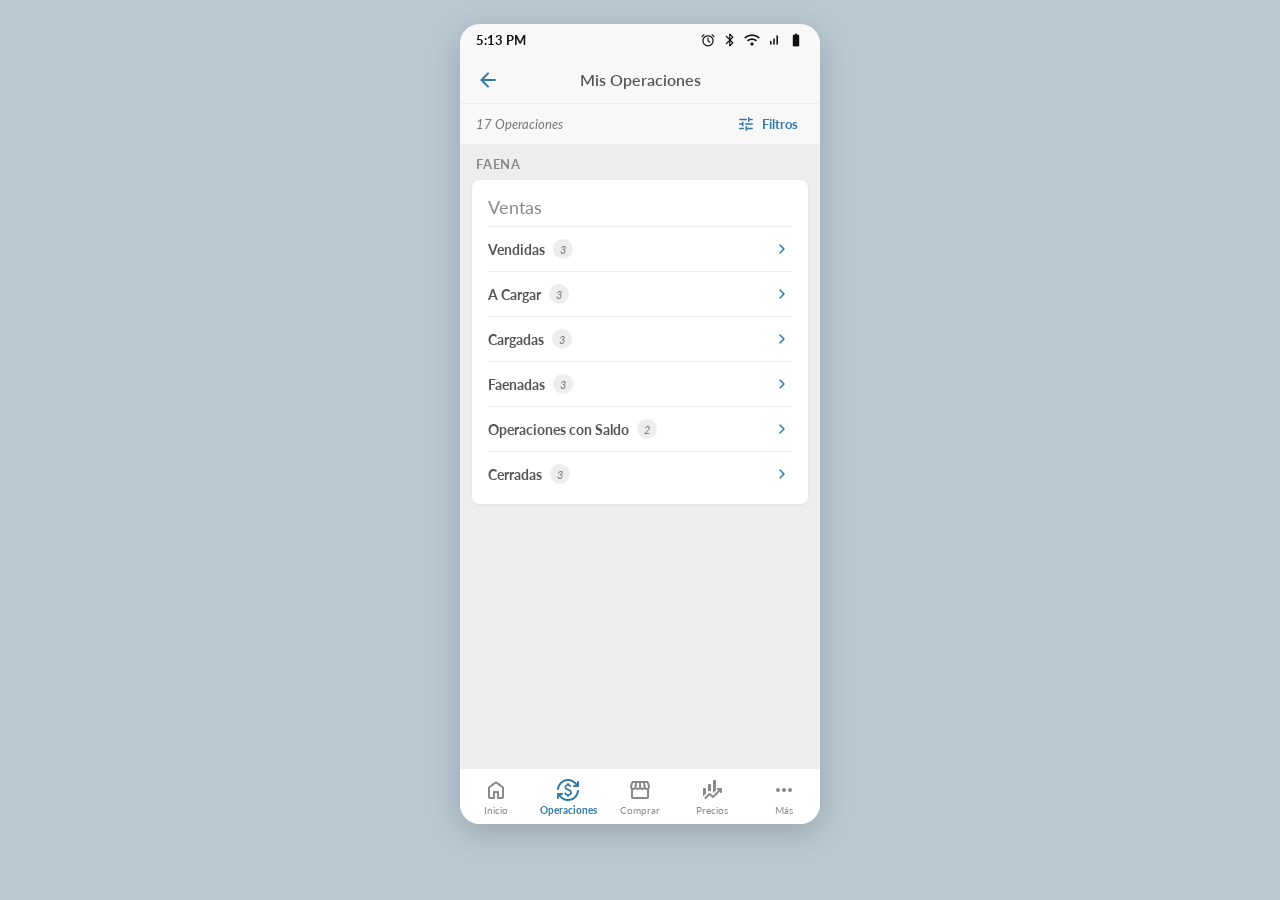
<file: vendedora/mis-ops-venta-porcinos-app.html>
<!DOCTYPE html>
<html lang="es">
<head>
<meta charset="UTF-8"/>
<meta name="viewport" content="width=device-width, initial-scale=1.0"/>
<title>Mis Operaciones — Venta Porcinos · App</title>
<link href="https://fonts.googleapis.com/css2?family=Lato:ital,wght@0,400;0,600;0,700;0,900;1,400&display=swap" rel="stylesheet"/>
<link href="https://fonts.googleapis.com/css2?family=Material+Symbols+Rounded:opsz,wght,FILL,GRAD@24,400,0,0" rel="stylesheet"/>
<style>
/* ══════════════════════════════════════════════════════════════
   MIS OPERACIONES · VENTA PORCINOS — App
   Reconstruido contra los PDF vectoriales del Figma mobile:
   Home · Filters · Vendidas · A cargar · Cargadas · Faenadas ·
   Operaciones con Saldo · Cerradas · Modals Faena Mobile.
   Los datos y las reglas de negocio son los mismos que el
   prototipo web (ver PROTOTYPE_NOTES § 2.3 y la comparativa).
   Frame de referencia: 360×800.
   ══════════════════════════════════════════════════════════════ */
:root{
  --brand:#3179A7; --brand-dark:#1C4E79; --brand-light:#DAEDF7; --dcp:#1795D0;
  --bg-page:#EDEDED; --bg-1:#FFFFFF; --bg-2:#F8F8F8;
  --g100:#EDEDED; --g200:#E8E8E8; --g300:#C0C0C0; --g400:#A4A4A4;
  --g500:#888888; --g600:#777777; --g700:#666666; --g800:#555555;
  --verde50:#E0EFD8; --verde100:#54A228; --verde200:#1E721E; --verde-wa:#4CA22F;
  --rojo:#D25859; --amar-bg:#FDFCF9; --amar-bd:#E7E0B4; --amar-tx:#6B5E10;
  /* Typescale del export mobile */
  --t1:16px; --l1:19px;   /* título de card */
  --t2:15px; --l2:18px;   /* valor de fecha */
  --t3:14px; --l3:17px;   /* valor fuerte */
  --b1:13px; --lb1:16px;  /* cuerpo */
  --b2:12px; --lb2:14px;  /* labels */
  --cap:11px; --lcap:13px;
  --mic:10px;
  --sp-xs:4px; --sp-sm:8px; --sp-md:12px; --sp-lg:16px; --sp-xl:24px;
  --r6:6px; --r8:8px; --r999:999px;
  --sh:0 1px 3px rgba(0,0,0,.06);
}
*{box-sizing:border-box;margin:0;padding:0}
body{font-family:'Lato',-apple-system,sans-serif;background:#B9C9D2;color:var(--g800);
  display:flex;align-items:flex-start;justify-content:center;gap:24px;padding:24px;flex-wrap:wrap}
.ms{font-family:'Material Symbols Rounded';font-weight:400;font-style:normal;line-height:1;
  display:inline-block;white-space:nowrap;direction:ltr;vertical-align:middle;-webkit-font-smoothing:antialiased}
.ms-16{font-size:16px}.ms-20{font-size:20px}.ms-24{font-size:24px}.ms-32{font-size:32px}

/* ── Chasis del teléfono ── */
.phone{width:360px;height:800px;background:var(--bg-page);border-radius:20px;overflow:hidden;
  position:relative;display:flex;flex-direction:column;box-shadow:0 8px 32px rgba(0,0,0,.18);flex-shrink:0}
.sbar{height:32px;background:var(--bg-2);display:flex;align-items:center;justify-content:space-between;
  padding:0 var(--sp-lg);font-size:var(--b1);font-weight:700;color:#111;flex-shrink:0}
.sbar .ic{display:flex;gap:6px;color:#111}
/* App bar: flecha a la izquierda, título centrado */
.abar{height:48px;background:var(--bg-2);display:flex;align-items:center;padding:0 var(--sp-lg);
  gap:var(--sp-md);flex-shrink:0;position:relative;border-bottom:1px solid var(--g100)}
.abar .bk{background:none;border:none;cursor:pointer;color:var(--brand);display:flex;padding:0}
.abar .ti{position:absolute;left:0;right:0;text-align:center;font-size:var(--t1);line-height:var(--l1);
  font-weight:600;color:var(--g800);pointer-events:none}
/* Sub-barra: "N Operaciones" en itálica + acceso a Filtros */
.sub{height:40px;background:var(--bg-2);display:flex;align-items:center;
  justify-content:space-between;padding:0 var(--sp-lg);flex-shrink:0}
.sub .n{font-size:var(--b1);font-style:italic;color:var(--g600)}
.sub .fl{background:none;border:none;cursor:pointer;font-family:inherit;display:flex;align-items:center;
  gap:6px;font-size:var(--b1);font-weight:700;color:var(--brand)}
.scr{flex:1;overflow-y:auto;overflow-x:hidden;background:var(--bg-page);padding-bottom:var(--sp-lg)}
/* Bottom nav */
.bnav{height:56px;background:var(--bg-1);border-top:1px solid var(--g100);display:flex;flex-shrink:0}
.bnav a{flex:1;display:flex;flex-direction:column;align-items:center;justify-content:center;gap:2px;
  font-size:var(--mic);color:var(--g500);text-decoration:none;cursor:pointer}
.bnav a .ms{color:var(--g500)}
.bnav a.on,.bnav a.on .ms{color:var(--brand)}
.bnav a.on{font-weight:700}

/* ══ HOME — lista de estados ══ */
.grp-lbl{padding:var(--sp-md) var(--sp-lg) var(--sp-sm);font-size:var(--b1);font-weight:700;
  letter-spacing:.06em;text-transform:uppercase;color:var(--g500)}
.card-est{background:var(--bg-1);border-radius:var(--r8);margin:0 var(--sp-md);padding:var(--sp-lg) var(--sp-lg) var(--sp-sm);box-shadow:var(--sh)}
.card-est>h2{font-size:18px;line-height:22px;font-weight:400;color:var(--g500);margin-bottom:var(--sp-sm)}
.est-row{display:flex;align-items:center;gap:var(--sp-sm);padding:var(--sp-md) 0;border-top:1px solid var(--g100);
  background:none;border-left:none;border-right:none;border-bottom:none;width:100%;cursor:pointer;font-family:inherit;text-align:left}
.est-row .nm{font-size:var(--t3);line-height:var(--l3);font-weight:700;color:var(--g800)}
.est-row .cn{min-width:20px;height:20px;border-radius:var(--r999);background:var(--g100);color:var(--g600);
  font-size:var(--cap);font-style:italic;display:inline-flex;align-items:center;justify-content:center;padding:0 6px}
.est-row .ch{margin-left:auto;color:var(--brand)}

/* ══ CARD DE TROPA ══ */
.tc{background:var(--bg-1);border-radius:var(--r8);margin:var(--sp-md) var(--sp-md) 0;overflow:hidden;box-shadow:var(--sh)}
/* el header va sobre gris; el cambio de color hace de separador, no hay línea */
.tc-h{background:var(--bg-2);padding:var(--sp-md) var(--sp-lg);display:flex;align-items:baseline;gap:6px;flex-wrap:wrap}
.tc-h .j{font-size:var(--t1);line-height:var(--l1);color:var(--brand)}
.tc-h .c{font-size:var(--t1);line-height:var(--l1);font-weight:700;color:var(--brand)}
.tc-h .k{font-size:var(--t3);line-height:var(--l3);color:var(--g600)}
.tc-h .id{margin-left:auto;font-size:var(--b1);color:var(--g400)}
.tc-r{padding:var(--sp-md) var(--sp-lg);display:flex;align-items:center;gap:var(--sp-md)}
.tc-r .rzcol{flex:1;min-width:0;display:flex;flex-direction:column;gap:var(--sp-sm)}
.tc-r .rz{font-size:var(--b1);line-height:var(--lb1);color:var(--g800)}
.tc-r .tags{display:flex;align-items:center;gap:var(--sp-md);flex-wrap:wrap}
.tc-r .tg{font-size:var(--b1);line-height:var(--lb1);color:var(--g400);
  display:inline-flex;align-items:center;gap:4px}
.tc-r .tg+.tg{border-left:1px solid var(--g100);padding-left:var(--sp-md)}
.tc-r .tg i{font-style:italic}
.btn-vid{flex-shrink:0;background:#E8F4FA;border:none;border-radius:var(--r6);padding:6px 12px;
  cursor:pointer;font-family:inherit;display:flex;flex-direction:column;align-items:center;gap:3px;
  font-size:var(--mic);color:var(--brand)}
.btn-vid .pl{width:26px;height:18px;border-radius:4px;background:var(--brand);color:#fff;
  display:flex;align-items:center;justify-content:center}
.btn-vid .pl .ms{color:#fff;font-size:14px}
/* fila de sociedad / establecimiento + "Ver más" */
.tc-e{padding:var(--sp-md) var(--sp-lg);border-top:1px solid var(--g100);display:flex;align-items:center;gap:var(--sp-md)}
.tc-e .col{flex:1;min-width:0;display:flex;flex-direction:column;gap:var(--sp-xs)}
/* una línea por dato: si el nombre no entra, se recorta con puntos suspensivos
   en vez de partirse en dos renglones */
.tc-e .l1,.tc-e .l2{display:flex;align-items:center;gap:6px;min-width:0;
  font-size:var(--b2);line-height:var(--lb2);color:var(--g700);white-space:nowrap}
.tc-e .l1 b,.tc-e .l2 b{overflow:hidden;text-overflow:ellipsis}
.tc-e .loc{overflow:hidden;text-overflow:ellipsis;min-width:0}
.tc-e .l1 b,.tc-e .l2 b{font-weight:700}
.tc-e .loc{font-style:italic;font-weight:400;color:var(--g500)}
.tc-e .ms{color:var(--g400);flex-shrink:0}
.idtropa{flex-shrink:0;font-size:var(--b1);line-height:var(--lb1);color:var(--g400)}
.vermas{flex-shrink:0;background:none;border:none;cursor:pointer;font-family:inherit;display:flex;
  align-items:center;gap:2px;font-size:var(--b1);font-weight:700;color:var(--brand)}
/* dos bloques de fecha */
.fechas{display:grid;grid-template-columns:1fr 1fr;gap:var(--sp-sm);padding:var(--sp-md) var(--sp-lg);
  border-top:1px solid var(--g100)}
/* la acción de la card va en su propia banda, separada por un hairline que
   cruza la card entera (como los otros separadores) */
.tc-a{border-top:1px solid var(--g100);padding:var(--sp-md) var(--sp-lg);
  display:flex;flex-direction:column;gap:var(--sp-md)}
.tc-a>*{margin:0!important}
.tc-a .act{margin:0!important;width:100%}
.tc-a .dgrid,.tc-a .pn{margin:0;padding:0}
.tc-a .pn{padding:0}
.tc>.en-card{border-top:1px solid var(--g100);padding-top:var(--sp-md)}
.fbox{background:var(--bg-2);border-radius:var(--r8);padding:var(--sp-md)}
.fbox .d{font-size:var(--t2);line-height:var(--l2);font-weight:700;color:var(--g800)}
.fbox .d span{font-weight:400;color:var(--g500)}
.fbox .l{font-size:var(--cap);line-height:var(--lcap);color:var(--g500);margin-top:2px}
/* pie de canal comercial */
.tc-f{padding:var(--sp-md) var(--sp-lg);border-top:1px solid var(--g100);display:flex;flex-direction:column;gap:6px}
.tc-f .li{display:flex;align-items:center;gap:var(--sp-sm);font-size:var(--b2);line-height:var(--lb2);color:var(--g700)}
.tc-f .li .ms{color:var(--g400)}
/* ── Duplicar y Editar — acción secundaria, misma fila en todos los estados ── */
.dupr{padding:var(--sp-sm) var(--sp-lg) var(--sp-md);border-top:1px solid var(--g100)}
.btn-dup{display:flex;align-items:center;justify-content:center;gap:var(--sp-sm);width:100%;min-height:40px;
  background:none;border:1px solid var(--brand-light);border-radius:var(--r8);cursor:pointer;font-family:inherit;
  font-size:var(--b1);line-height:var(--lb1);font-weight:700;color:var(--brand)}
.btn-dup .ms{color:var(--brand)}
/* en Cerradas el botón viaja dentro del aviso de beneficio */
.dupbox{margin:var(--sp-md) var(--sp-lg);background:var(--brand-light-2,#F1F8FC);border:1px solid var(--brand-light);
  border-radius:var(--r8);padding:var(--sp-md);display:flex;flex-direction:column;gap:var(--sp-sm)}
.dupbox .hd{display:flex;gap:var(--sp-sm);align-items:flex-start}
.dupbox .hd .ms{color:var(--brand);flex-shrink:0}
.dupbox b{display:block;font-size:var(--b1);line-height:var(--lb1);color:var(--g800)}
.dupbox p{font-size:var(--b2);line-height:1.5;color:var(--g600);margin-top:2px}
.dupbox .btn-dup{background:var(--bg-1)}
.dcp-m{width:20px;height:20px;border-radius:var(--r999);background:rgba(255,255,255,.22);color:#fff;
  font-size:8px;font-weight:900;display:inline-flex;align-items:center;justify-content:center;flex-shrink:0;letter-spacing:-.3px}
.dcac{width:16px;height:16px;border-radius:var(--r999);background:var(--brand);color:#fff;font-size:7px;
  font-weight:900;display:inline-flex;align-items:center;justify-content:center;flex-shrink:0;letter-spacing:-.3px}

/* ── Acciones ── */
.act{margin:0 var(--sp-lg) var(--sp-md);display:flex;align-items:center;justify-content:center;gap:var(--sp-sm);
  width:calc(100% - 32px);min-height:44px;border-radius:var(--r8);border:none;cursor:pointer;font-family:inherit;
  font-size:var(--t3);line-height:var(--l3);font-weight:700}
.act.pri{background:var(--brand);color:#fff}
.act.pri .ms{color:#fff}
.act.dcp{background:var(--dcp);color:#fff}
.act.dcp .ms{color:#fff}
.act.gh{background:#EAF2F6;color:var(--brand)}
.act.gh .ms{color:var(--brand)}
.act.gh{font-weight:700}
.act.doc{background:var(--verde50);color:var(--verde200)}
.act.doc .ms{color:var(--verde200)}
.act.wa{background:var(--verde-wa);color:#fff}
.act.wa .ms{color:#fff}

/* ── Paneles de datos del detalle ── */
.pn{background:var(--bg-2);border-radius:var(--r8);margin:var(--sp-md) var(--sp-md) 0;overflow:hidden}
/* el mismo panel, pero adentro de una card de la lista: los márgenes laterales
   los pone la card, no el panel */
.en-card .pn{margin:0 var(--sp-lg) var(--sp-md)}
.en-card .act{margin:0 var(--sp-lg) var(--sp-md);width:calc(100% - 32px)}
.pn>h3{padding:var(--sp-md);text-align:center;font-size:var(--b2);line-height:var(--lb2);font-weight:700;
  letter-spacing:.06em;text-transform:uppercase;color:var(--g500)}
.pn-b{background:var(--bg-1);border-radius:var(--r8);margin:0 var(--sp-sm) var(--sp-sm);padding:0 var(--sp-md)}
.pr{padding:var(--sp-md) 0;border-top:1px solid var(--g100)}
.pr:first-child{border-top:none}
.pr.np{border-top:none;padding-top:0}
.pr .l{font-size:var(--b2);line-height:var(--lb2);color:var(--g500)}
.pr .v{font-size:var(--t3);line-height:var(--l3);font-weight:700;color:var(--g800);margin-top:2px}
.pr .s{font-size:var(--b2);line-height:var(--lb2);color:var(--g500);font-style:italic}
.pr .m{font-size:var(--b2);line-height:var(--lb2);color:var(--g600);margin-top:2px}
/* fila de dos columnas dentro de un panel */
.pr.two{display:flex;justify-content:space-between;gap:var(--sp-md)}
.pr.two>div:last-child{text-align:right}
/* tres columnas: Encierre · Balanza · Desbaste, con caption debajo del valor */
.pr.tres{display:grid;grid-template-columns:1fr auto auto;gap:var(--sp-md);align-items:start}
.pr.tres>div:nth-child(2){text-align:center}
.pr.tres>div:last-child{text-align:right}
.pr.tres .s{font-style:normal;color:var(--g400);font-size:var(--cap)}
/* bloque del operador */
/* cuerpo del detalle: todo adentro de la card, en bloques separados por 12 */
.det{padding:var(--sp-lg);display:flex;flex-direction:column;gap:var(--sp-md);border-top:1px solid var(--g100)}
.det>.pn,.det>.gb,.det>.canal,.det>.oper{margin:0}
.det>.fechas{padding:0;border-top:none}
.det>.act{margin:0;width:100%}
.det .dgrid{padding:0;margin:0}
.dtenro{font-size:var(--b1);line-height:var(--lb1);font-weight:700;color:var(--g500)}
/* DTE NRO + acción: el aire lo pone el flex del bloque, no el margen del botón
   — dentro de la card del listado los márgenes de los .act se anulan */
.gb.dte{display:flex;flex-direction:column;gap:var(--sp-md)}
.gb.dte .dtenro{letter-spacing:.04em;text-transform:uppercase;color:var(--g400)}
.gb.dte .dtenro b{color:var(--g800);letter-spacing:normal}
.gb.dte .act{margin:0!important;width:100%}
.acargo{font-size:var(--b1);line-height:var(--lb1);font-weight:700;color:var(--g500);margin-top:2px}
/* Canal Comercial: caja blanca con borde y la marca de agua de dCaC */
.canal{position:relative;background:var(--bg-1);border:1px solid var(--g100);border-radius:var(--r8);
  padding:var(--sp-md);display:flex;flex-direction:column;gap:var(--sp-md)}
.canal .wm{position:absolute;top:var(--sp-md);right:var(--sp-md);font-family:Georgia,serif;
  font-size:18px;font-weight:700;color:var(--g100);letter-spacing:-1px}
.canal .cl .l{font-size:var(--b2);line-height:var(--lb2);color:var(--g500)}
.canal .cl .v{font-size:var(--b1);line-height:var(--lb1);font-weight:700;color:var(--g800);margin-top:2px}

.oper{background:var(--bg-2);border-radius:var(--r8);padding:var(--sp-md);
  display:flex;align-items:center;gap:var(--sp-md)}
.oper .av{width:36px;height:36px;border-radius:var(--r999);background:var(--g100);display:flex;
  align-items:center;justify-content:center;color:var(--g500);flex-shrink:0}
.oper .tx{flex:1;min-width:0}
.oper .l{display:block;font-size:var(--b2);line-height:var(--lb2);color:var(--g500)}
.oper .n{display:block;font-size:var(--t3);line-height:var(--l3);font-weight:700;color:var(--g800)}
.oper .ct{background:none;border:none;cursor:pointer;font-family:inherit;font-size:var(--b1);
  font-weight:700;color:var(--brand)}
/* grilla de datos (Faenadas) */
/* en Cerradas los documentos van apilados a lo ancho, uno por fila */
.btn-col{display:flex;flex-direction:column;gap:var(--sp-sm)}
.btn-col .act{margin:0;width:100%}
.dgrid{display:grid;grid-template-columns:1fr 1fr;gap:var(--sp-sm);padding:0 var(--sp-md);margin-top:var(--sp-md)}
.dbox{background:var(--bg-2);border-radius:var(--r8);padding:var(--sp-md)}
.dbox .l{font-size:var(--b2);line-height:var(--lb2);color:var(--g500)}
.dbox .v{font-size:var(--t3);line-height:var(--l3);font-weight:700;color:var(--g800);margin-top:2px}
.dbox .v .u{font-size:var(--b2);font-weight:400;color:var(--g500)}
.dbox.warn .v{color:var(--rojo)}
/* aviso amarillo */
.warnbox{margin:var(--sp-md) var(--sp-md) 0;background:var(--amar-bg);border:1px solid var(--amar-bd);
  border-radius:var(--r8);padding:var(--sp-md);display:flex;gap:var(--sp-sm);
  font-size:var(--b2);line-height:1.5;color:var(--amar-tx);font-style:italic}
.warnbox .ms{color:#A3972A;flex-shrink:0}
/* aviso azul con puntero (dCampoPagos) */
.infobox{margin:var(--sp-md) var(--sp-md) 0;background:var(--bg-1);border:1px solid var(--brand-light);
  border-radius:var(--r8);padding:var(--sp-md);display:flex;gap:var(--sp-sm)}
.infobox .ms{color:var(--brand);flex-shrink:0}
.infobox b{display:block;font-size:var(--b1);line-height:var(--lb1);color:var(--g800)}
.infobox p{font-size:var(--b2);line-height:1.5;color:var(--g600);margin-top:2px}
/* caja de aclaraciones */
.aclar{background:var(--bg-1);border:1px solid var(--g100);
  border-radius:var(--r8);padding:var(--sp-md)}
.aclar h4{display:flex;align-items:center;gap:6px;font-size:var(--b1);line-height:var(--lb1);
  font-style:italic;font-weight:400;color:var(--g600);margin-bottom:var(--sp-sm)}
.aclar h4 .ms{color:var(--g400)}
.aclar p{font-size:var(--b2);line-height:1.6;font-style:italic;color:var(--g600)}

/* ── INFORME COMPLETO — acordeón ── */
.inf-t{padding:var(--sp-lg) var(--sp-md) var(--sp-sm);font-size:var(--b1);line-height:var(--lb1);
  font-weight:700;letter-spacing:.06em;text-transform:uppercase;color:var(--g500)}
/* Cada sección es una tarjeta: gris clara cuando está cerrada, blanca cuando
   se abre. El título va en azul brand, no sobre una barra celeste. */
.sec{margin:0 var(--sp-md) var(--sp-sm);background:var(--bg-2);border-radius:var(--r8);overflow:hidden}
.sec.open{background:var(--bg-1);box-shadow:var(--sh)}
.sec>h4{padding:var(--sp-lg);display:flex;align-items:center;gap:var(--sp-sm);
  font-size:var(--b1);line-height:var(--lb1);font-weight:700;letter-spacing:.04em;
  text-transform:uppercase;color:var(--brand);cursor:pointer}
.sec>h4 .ms{margin-left:auto;color:var(--brand);transition:transform .18s ease}
.sec.open>h4 .ms{transform:rotate(180deg)}
/* misma técnica que en web: 0fr → 1fr anima hasta la altura natural */
.sec-b{display:grid;grid-template-rows:0fr;transition:grid-template-rows .28s ease}
.sec.open .sec-b{grid-template-rows:1fr}
.sec-b>div{overflow:hidden;min-height:0}
.sb{padding:0 var(--sp-lg) var(--sp-lg)}
/* cajitas grises de dato: label chico arriba, valor en bold. Sin ícono. */
.gb{background:var(--bg-2);border-radius:var(--r8);padding:var(--sp-md)}
.sec.open .gb{background:var(--bg-2)}
.gb .l{font-size:var(--b2);line-height:var(--lb2);color:var(--g500)}
.gb .v{font-size:var(--t3);line-height:var(--l3);font-weight:700;color:var(--g800);margin-top:2px}
.gb .v .u{font-size:var(--b2);font-weight:400;color:var(--g500)}
.gb .s{font-size:var(--cap);line-height:var(--lcap);font-style:italic;color:var(--g500);margin-top:2px}
.gb.neg .v{color:var(--rojo)}
.gb.c{text-align:center}
.gb.c .v{font-size:var(--t1);line-height:var(--l1)}
.gg{display:grid;grid-template-columns:minmax(0,1fr) minmax(0,1fr);gap:var(--sp-sm)}
.gg .full{grid-column:1/-1}
/* lista de totales de la liquidación */
.tot-list{background:var(--bg-2);border-radius:var(--r8);padding:var(--sp-md)}
.tot-list .r{display:flex;justify-content:space-between;gap:var(--sp-sm);padding:3px 0;
  font-size:var(--b1);line-height:var(--lb1);color:var(--g600)}
.tot-list .r.b{border-top:1px solid var(--g200);margin-top:var(--sp-sm);padding-top:var(--sp-md);
  font-weight:700;color:var(--g800)}
.tot-list .r.rojo{color:var(--rojo);font-weight:700}
.tot-list .r .ms{color:var(--brand)}
/* segmentado Iniciales / Actuales */
.segm{display:flex;align-items:center;gap:var(--sp-md);padding:var(--sp-md);
  background:var(--bg-2);border-radius:var(--r8) var(--r8) 0 0}
.segm .t{flex:1;font-size:var(--b2);font-weight:700;letter-spacing:.04em;text-transform:uppercase;color:var(--g500)}
.segm .sw{display:flex;background:var(--bg-1);border-radius:var(--r6);padding:2px}
.segm button{border:none;background:none;cursor:pointer;font-family:inherit;padding:6px 12px;
  border-radius:var(--r6);font-size:var(--b1);color:var(--g500)}
.segm button.on{background:var(--brand-light);color:var(--brand-dark);font-weight:700}
.uk{font-weight:400;font-size:var(--b2);color:var(--g500)}
.cond-b{background:var(--bg-1);border-radius:0 0 var(--r8) var(--r8);padding:0 var(--sp-md);
  border:1px solid var(--g100);border-top:none}
/* historial de pagos */
.hp{background:var(--bg-2);border-radius:var(--r8);padding:var(--sp-md);margin-bottom:var(--sp-sm)}
.hp .top{display:flex;align-items:center;gap:var(--sp-sm)}
.hp .ico{width:28px;height:28px;border-radius:var(--r999);background:var(--verde50);color:var(--verde100);
  display:flex;align-items:center;justify-content:center;flex-shrink:0}
.hp .mt{flex:1;font-size:var(--t3);line-height:var(--l3);font-weight:700;color:var(--g800)}
.hp .fch{background:var(--g100);border-radius:var(--r999);padding:2px 8px;font-size:var(--cap);
  font-style:italic;color:var(--g600)}
.hp .bot{display:flex;align-items:center;gap:var(--sp-sm);margin-top:var(--sp-sm)}
.hp .bot span{flex:1;font-size:var(--b2);line-height:1.4;color:var(--g600)}
.hp .bot .ms{color:var(--brand)}
.lsub{padding:var(--sp-md) var(--sp-xs) var(--sp-sm);border-top:1px solid var(--g100);margin-top:var(--sp-md);
  font-size:var(--b2);line-height:var(--lb2);font-weight:700;letter-spacing:.04em;text-transform:uppercase;color:var(--g500)}
/* Feature-card del informe */
.fc{background:var(--g100);border-radius:var(--r8);padding:var(--sp-md);display:flex;align-items:center;
  gap:var(--sp-md);position:relative}
.fc .ic{width:36px;height:36px;border-radius:var(--r999);background:var(--bg-2);display:flex;
  align-items:center;justify-content:center;color:var(--brand);flex-shrink:0}
.fc .l{font-size:var(--b2);line-height:var(--lb2);color:var(--g500)}
.fc .v{font-size:var(--t3);line-height:var(--l3);font-weight:700;color:var(--g800);margin-top:2px}
.fc .v .u{font-size:var(--b2);font-weight:400;color:var(--g500)}
.fc.bdg-on{padding-top:26px}
.fc .bdg{position:absolute;top:0;right:0;max-width:100%;background:var(--bg-2);border-radius:0 var(--r8);
  padding:2px var(--sp-sm);font-size:var(--mic);line-height:14px;font-weight:700;color:var(--g600);
  display:inline-flex;align-items:center;gap:2px}
.fc .bdg b{color:var(--brand)}
.fc .bdg .ms{font-size:12px}
.fgrid{display:grid;grid-template-columns:1fr 1fr;gap:var(--sp-sm)}
.fgrid .full{grid-column:1/-1}
/* tabla de precio */
.lt{width:100%;border-collapse:collapse;border:1px solid var(--g100);border-radius:var(--r8);overflow:hidden}
.lt th{font-size:var(--mic);line-height:14px;font-weight:700;letter-spacing:.04em;text-transform:uppercase;
  color:var(--g500);padding:8px 6px;border:1px solid var(--g100);text-align:center;background:var(--bg-1)}
.lt th:first-child{color:var(--g800);font-weight:900}
.lt td{font-size:var(--b2);color:var(--g700);padding:10px 6px;border:1px solid var(--g100);text-align:center}
.lt td.n{font-size:var(--t3);font-weight:700;color:var(--brand)}
.lt td.n .cur{font-size:var(--b2);font-weight:400}
.lt tr.tot td{font-weight:900;color:var(--g800)}
/* rayado por columna, igual que en web */
.lt th:nth-child(2),.lt td:nth-child(2){background:var(--bg-2)}
.lt th:first-child,.lt td:first-child{background:var(--bg-1)}
.lt tr.tot td{background:var(--bg-1)}
.lt.mov td,.lt.mov th{border-left:none;border-right:none}
.lt td.pos{color:var(--verde200);font-weight:700}
.lt td.neg{color:var(--rojo);font-weight:700}
/* card de número grande */
.nc{background:var(--bg-2);border-radius:var(--r8);padding:var(--sp-md);display:flex;align-items:center;gap:var(--sp-sm)}
.nc .n{font-size:20px;line-height:24px;font-weight:700;color:var(--g800)}
.nc .n .u{font-size:var(--b1);font-weight:400;color:var(--g500)}
.nc .l{font-size:var(--cap);line-height:var(--lcap);color:var(--g500)}
.lby{padding:var(--sp-md) var(--sp-xs) 0;font-size:var(--b2);color:var(--g500);font-style:italic}
.lby b{font-style:normal;color:var(--g700)}
/* escalera de pagos */
.pgc{background:var(--bg-2);border-radius:var(--r8);padding:var(--sp-md);margin-bottom:var(--sp-sm)}
.pgc .t{font-size:var(--b2);font-weight:700;text-transform:uppercase;letter-spacing:.04em;color:var(--g500);margin-bottom:var(--sp-sm)}
.pgc .r{display:flex;justify-content:space-between;gap:var(--sp-sm);font-size:var(--b1);line-height:var(--lb1);padding:4px 0}
.pgc .r b{font-weight:700;color:var(--g800)}
.pgc .r span{color:var(--g600)}

/* ── Buscador (Cerradas) ── */
.busc{margin:var(--sp-md) var(--sp-md) 0;background:var(--bg-1);border:1px solid var(--g200);
  border-radius:var(--r8);padding:0 var(--sp-md);height:44px;display:flex;align-items:center;gap:var(--sp-sm)}
.busc .ms{color:var(--g400)}
.busc input{flex:1;min-width:0;border:none;outline:none;font-family:inherit;font-size:var(--b1);color:var(--g800);background:none}

/* ── Hoja de Filtros ── */
.sheet{position:absolute;inset:0;background:rgba(0,0,0,.35);display:none;z-index:60}
.sheet.open{display:block}
.sheet-in{position:absolute;inset:0;background:var(--bg-1);display:flex;flex-direction:column}
.sh-top{padding:var(--sp-lg);display:flex;align-items:center;justify-content:space-between}
.sh-top h2{font-size:var(--t1);line-height:var(--l1);font-weight:700;color:var(--g800)}
.sh-top button{background:none;border:none;cursor:pointer;color:var(--g700);display:flex}
.sh-b{flex:1;overflow-y:auto;padding:0 var(--sp-lg)}
.sh-g{margin-bottom:var(--sp-lg)}
.sh-g h3{font-size:var(--b1);line-height:var(--lb1);font-weight:700;color:var(--g500);margin-bottom:var(--sp-sm)}
.chk{display:flex;align-items:center;gap:var(--sp-md);padding:var(--sp-sm) 0;cursor:pointer;
  font-size:var(--b1);line-height:var(--lb1);color:var(--g800)}
.chk .bx{width:20px;height:20px;border:1.5px solid var(--g300);border-radius:var(--r6);flex-shrink:0;
  display:flex;align-items:center;justify-content:center;color:#fff}
.chk .bx .ms{font-size:14px;display:none}
.chk.on .bx{background:var(--brand);border-color:var(--brand)}
.chk.on .bx .ms{display:block}
.sh-f{padding:var(--sp-lg);display:flex;flex-direction:column;gap:var(--sp-md);align-items:center}
.sh-f .act{margin:0;width:100%}
.sh-rst{background:none;border:none;cursor:pointer;font-family:inherit;display:flex;align-items:center;gap:6px;
  font-size:var(--b1);color:var(--g400)}

/* ── Modal a pantalla completa (Datos de Origen) ── */
.modal{position:absolute;inset:0;background:var(--bg-page);display:none;flex-direction:column;z-index:70}
.modal.open{display:flex}
.mchip{background:var(--bg-1);padding:var(--sp-sm) var(--sp-lg);text-align:center;
  font-size:var(--b1);line-height:var(--lb1);border-bottom:1px solid var(--g100)}
.mchip .j{color:var(--brand)}.mchip .c{font-weight:700;color:var(--brand)}.mchip .k{color:var(--g600)}
.fld{margin-bottom:var(--sp-md)}
.fld>label{display:block;font-size:var(--b2);line-height:var(--lb2);color:var(--g600);margin-bottom:var(--sp-xs)}
.inp{height:40px;border:1px solid var(--g200);border-radius:var(--r6);display:flex;align-items:center;
  overflow:hidden;background:var(--bg-1)}
.inp input,.inp select{flex:1 1 0;min-width:0;width:100%;border:none;outline:none;background:none;
  font-family:inherit;font-size:var(--b1);color:var(--g800);padding:0 var(--sp-sm)}
.inp .u{background:var(--bg-2);border-left:1px solid var(--g200);align-self:stretch;display:flex;
  align-items:center;padding:0 var(--sp-md);font-size:var(--b1);color:var(--g500)}
.f2{display:grid;grid-template-columns:minmax(0,1fr) minmax(0,1fr);gap:var(--sp-sm)}
.neto{background:var(--bg-2);border-radius:var(--r6);padding:var(--sp-md);text-align:center;
  font-size:var(--t1);font-weight:700;color:var(--g800);margin-bottom:var(--sp-md)}
.neto span{font-size:var(--b1);font-weight:400;color:var(--g500)}
.adj{background:var(--brand-light);border:none;border-radius:var(--r8);padding:var(--sp-md);cursor:pointer;
  font-family:inherit;display:flex;align-items:center;gap:var(--sp-sm);text-align:left;
  font-size:var(--b1);line-height:1.35;color:var(--brand-dark)}
.adj .ms{color:var(--brand);flex-shrink:0}
.adj b{display:block;font-weight:700}
.empty{margin:var(--sp-md);padding:var(--sp-xl) var(--sp-lg);border:1px dashed var(--g300);border-radius:var(--r8);
  text-align:center;font-size:var(--b2);color:var(--g500)}
</style>
</head>
<body>

<div class="phone">
  <div class="sbar"><span>5:13 PM</span>
    <span class="ic"><span class="ms ms-16">alarm</span><span class="ms ms-16">bluetooth</span><span class="ms ms-16">wifi</span><span class="ms ms-16">signal_cellular_alt</span><span class="ms ms-16">battery_full</span></span>
  </div>

  <div class="abar">
    <button class="bk" onclick="atras()"><span class="ms ms-24">arrow_back</span></button>
    <div class="ti" id="titulo">Mis Operaciones</div>
  </div>

  <div class="sub" id="subbar">
    <span class="n" id="subn">127 Operaciones</span>
    <button class="fl" onclick="abrirFiltros()"><span class="ms ms-20">tune</span>Filtros<span id="fcount"></span></button>
  </div>

  <div class="scr" id="scr"></div>

  <div class="bnav">
    <a><span class="ms ms-24">home</span>Inicio</a>
    <a class="on"><span class="ms ms-24">currency_exchange</span>Operaciones</a>
    <a><span class="ms ms-24">storefront</span>Comprar</a>
    <a><span class="ms ms-24">finance_mode</span>Precios</a>
    <a><span class="ms ms-24">more_horiz</span>Más</a>
  </div>

  <!-- ══ Hoja de Filtros ══ -->
  <div class="sheet" id="sheet">
    <div class="sheet-in">
      <div class="sh-top"><h2>Filtrar por</h2>
        <button onclick="cerrarFiltros()"><span class="ms ms-24">close</span></button></div>
      <div class="sh-b" id="shb"></div>
      <div class="sh-f">
        <button class="act pri" onclick="cerrarFiltros()">Ver <span id="fres">16</span> Resultados</button>
        <button class="sh-rst" onclick="limpiarFiltros()"><span class="ms ms-16">refresh</span>Restaurar Filtros</button>
      </div>
    </div>
  </div>

  <!-- ══ Modal de Datos de Origen ══ -->
  <div class="modal" id="modal">
    <div class="sbar"><span>5:13 PM</span>
      <span class="ic"><span class="ms ms-16">alarm</span><span class="ms ms-16">wifi</span><span class="ms ms-16">battery_full</span></span></div>
    <div class="abar">
      <button class="bk" onclick="cerrarModal()"><span class="ms ms-24">arrow_back</span></button>
      <div class="ti" id="mtit">Datos de Origen</div>
    </div>
    <div class="mchip" id="mchip"></div>
    <div class="scr" id="mbody"></div>
  </div>
</div>

<script>
/* CUIT y ONCCA de cada actor del DTE/DUT — el Figma los muestra en los tres */
const FAENADOR={'Frigorífico Porcino del Sur':{cuit:'30-58201144-6',oncca:'3253'},
  'Cooperativa Porcina Central':{cuit:'30-61044872-1',oncca:'4108'}};
const CONSIG={cuit:'30-52655456-2',oncca:'3253'};
const ONCCA_SOC={'Granja San Miguel':'5121','Est. Los Aromos':'5388',
  'Cabaña El Ceibo':'5904','Agropecuaria Santa Fe':'6017'};
const CUIT_SOC={'Granja San Miguel':'30-71455892-4','Est. Los Aromos':'30-70988431-7',
  'Cabaña El Ceibo':'30-71203344-9','Agropecuaria Santa Fe':'30-70455120-2'};
const D={
vendidas:[
 {jaula:'J. Simple',cat:'Capón',kg:'110 Kg',raza:'Landrace',dias:'30 días',soc:'Granja San Miguel',est:'Módulo Porcino 1',loc:'Juárez Celman, Córdoba',id:'71895',oper:'González, Lucía',
  faenador:'Frigorífico Porcino del Sur',faenLoc:'Río Cuarto, Córdoba',consig:'Pedro Genta y Cía SA',consigCuit:'30-52655456-2',comprador:'Frigorífico Porcino del Sur',
  fCarga:'14/09/2026',fFaena:'15/09/2026',precio:'1.850',plazo:'15 días',gastos:'1 %',desbaste:'3 %',balanza:'Pública',video:true,first:true},
 {jaula:'J. Doble',cat:'Cachorra',kg:'95 Kg',raza:'Yorkshire',dias:'45 días',soc:'Est. Los Aromos',est:'Los Aromos — Sitio 3',loc:'Marcos Juárez, Córdoba',id:'71896',oper:'Sosa, Axel',
  faenador:'Cooperativa Porcina Central',faenLoc:'Rafaela, Santa Fe',consig:'Pedro Genta y Cía SA',consigCuit:'30-52655456-2',comprador:'Cooperativa Porcina Central',
  fCarga:'16/09/2026',fFaena:'17/09/2026',precio:'1.880',plazo:'10 días',gastos:'1 %',desbaste:'2,5 %',balanza:'Pública',encierre:'Tarde anterior',sinAguaComida:true},
 {jaula:'J. Simple',cat:'MEI',kg:'118 Kg',raza:'Duroc',dias:'60 días',soc:'Cabaña El Ceibo',est:'El Ceibo — Núcleo',loc:'Rojas, Buenos Aires',id:'71897',oper:'González, Lucía',
  faenador:'Frigorífico Porcino del Sur',faenLoc:'Río Cuarto, Córdoba',consig:'Pedro Genta y Cía SA',consigCuit:'30-52655456-2',comprador:'Frigorífico Porcino del Sur',
  fCarga:'18/09/2026',fFaena:'19/09/2026',precio:'1.900',plazo:'20 días',gastos:'1 %',desbaste:'4 %',balanza:'Pública'}
],
acargar:[
 {jaula:'J. Simple',cat:'Capón',kg:'110 Kg',raza:'Pietrain',dias:'25 días',soc:'Granja San Miguel',est:'Módulo Porcino 1',loc:'Juárez Celman, Córdoba',id:'71898',oper:'González, Lucía',
  faenador:'Frigorífico Porcino del Sur',faenLoc:'Río Cuarto, Córdoba',renspa:'04.014.0.00392/01',consig:'Pedro Genta y Cía SA',consigCuit:'30-52655456-2',comprador:'Frigorífico Porcino del Sur',
  fCarga:'14/09/2026',fFaena:'15/09/2026',balanza:'Pública',desbaste:'3 %',video:true,first:true,sinDatos:true},
 {jaula:'J. Triple',cat:'Cerda / Chancha',kg:'145 Kg',raza:'Hampshire',dias:'40 días',soc:'Agropecuaria Santa Fe',est:'Santa Fe — Granja 2',loc:'Las Colonias, Santa Fe',id:'71899',oper:'Sosa, Axel',
  faenador:'Cooperativa Porcina Central',faenLoc:'Rafaela, Santa Fe',renspa:'04.021.0.00118/02',consig:'Pedro Genta y Cía SA',consigCuit:'30-52655456-2',comprador:'Cooperativa Porcina Central',
  fCarga:'15/09/2026',fFaena:'16/09/2026',balanza:'Pública',desbaste:'3 %',sinDatos:true,dteOk:true,encierre:'Tarde anterior',sinAguaComida:true},
 {jaula:'J. Doble',cat:'MEI',kg:'118 Kg',raza:'Spotted Poland',dias:'30 días',soc:'Est. Los Aromos',est:'Los Aromos — Sitio 3',loc:'Marcos Juárez, Córdoba',id:'71900',oper:'González, Lucía',
  faenador:'Frigorífico Porcino del Sur',faenLoc:'Río Cuarto, Córdoba',renspa:'04.014.0.00392/01',consig:'Pedro Genta y Cía SA',consigCuit:'30-52655456-2',comprador:'Frigorífico Porcino del Sur',
  fCarga:'17/09/2026',fFaena:'18/09/2026',balanza:'Pública',desbaste:'3 %',dteOk:true}
],
cargadas:[
 {jaula:'J. Simple',cat:'Capón',kg:'110 Kg',raza:'Cruza',dias:'45 días',soc:'Granja San Miguel',est:'Módulo Porcino 1',loc:'Juárez Celman, Córdoba',id:'71901',oper:'González, Lucía',
  faenador:'Frigorífico Porcino del Sur',faenLoc:'Río Cuarto, Córdoba',consig:'Pedro Genta y Cía SA',comprador:'Frigorífico Porcino del Sur',
  fCarga:'14/09/2026',fFaena:'15/09/2026',sinDatos:true,video:true,first:true},
 {jaula:'J. Triple',cat:'MEI',kg:'118 Kg',raza:'Pietrain',dias:'50 días',soc:'Agropecuaria Santa Fe',est:'Santa Fe — Granja 2',loc:'Las Colonias, Santa Fe',id:'71911',oper:'Sosa, Axel',
  faenador:'Frigorífico Porcino del Sur',faenLoc:'Río Cuarto, Córdoba',consig:'Pedro Genta y Cía SA',comprador:'Frigorífico Porcino del Sur',
  fCarga:'14/09/2026',fFaena:'15/09/2026',dte:'000047678-3',sinDatos:true,dteOk:true,video:true},
 {cab:'120',cat:'Capón',kg:'110 Kg',raza:'Landrace',dias:'60 días',soc:'Granja San Miguel',est:'Módulo Porcino 1',loc:'Juárez Celman, Córdoba',id:'71902',oper:'González, Lucía',
  faenador:'Frigorífico Porcino del Sur',faenLoc:'Río Cuarto, Córdoba',consig:'Pedro Genta y Cía SA',comprador:'Frigorífico Porcino del Sur',
  fCarga:'14/09/2026',fFaena:'15/09/2026',cant:'120',bruto:'13.400 Kg',neto:'13.400 Kg',desbaste:'3 %',hPesada:'07:10',hCarga:'07:30',dteOk:true,ticketOk:true,video:true}
],
faenadas:[
 {jaula:'J. Simple',cat:'Capón',kg:'110 Kg',raza:'Yorkshire',dias:'25 días',soc:'Granja San Miguel',est:'Módulo Porcino 1',loc:'Juárez Celman, Córdoba',id:'71903',oper:'González, Lucía',
  faenador:'Frigorífico Porcino del Sur',faenLoc:'Río Cuarto, Córdoba',consig:'Pedro Genta y Cía SA',comprador:'Frigorífico Porcino del Sur',
  fCarga:'14/09/2026',fFaena:'15/09/2026',hCarga:'07:30',hFaena:'08:30',neto:'13.400 Kg',carne:'10.988 Kg',magro:58,video:true,first:true},
 {jaula:'J. Triple',cat:'Cerda / Chancha',kg:'146 Kg',raza:'Duroc',dias:'40 días',soc:'Agropecuaria Santa Fe',est:'Santa Fe — Granja 2',loc:'Las Colonias, Santa Fe',id:'71904',oper:'Sosa, Axel',
  faenador:'Cooperativa Porcina Central',faenLoc:'Rafaela, Santa Fe',consig:'Pedro Genta y Cía SA',comprador:'Cooperativa Porcina Central',
  fCarga:'15/09/2026',fFaena:'16/09/2026',hCarga:'06:40',hFaena:'09:15',neto:'31.646 Kg',carne:'25.633 Kg',magro:53},
 {jaula:'J. Doble',cat:'MEI',kg:'119 Kg',raza:'Pietrain',dias:'30 días',soc:'Cabaña El Ceibo',est:'El Ceibo — Núcleo',loc:'Rojas, Buenos Aires',id:'71905',oper:'González, Lucía',
  faenador:'Frigorífico Porcino del Sur',faenLoc:'Río Cuarto, Córdoba',consig:'Pedro Genta y Cía SA',comprador:'Frigorífico Porcino del Sur',
  fCarga:'18/09/2026',fFaena:'19/09/2026',hCarga:'07:00',hFaena:'08:00',cant:'120',neto:'14.280 Kg',carne:'11.852 Kg',magro:61}
],
saldo:[
 {jaula:'J. Simple',cat:'Capón',kg:'110 Kg',raza:'Hampshire',dias:'45 días',soc:'Granja San Miguel',est:'Módulo Porcino 1',loc:'Juárez Celman, Córdoba',id:'71906',oper:'González, Lucía',
  faenador:'Frigorífico Porcino del Sur',faenLoc:'Río Cuarto, Córdoba',consig:'Pedro Genta y Cía SA',comprador:'Frigorífico Porcino del Sur',
  fCarga:'14/09/2026',fFaena:'15/09/2026',precio:'1.870',precioIni:'1.850',plazoIni:'30 días',importeIni:'12.196.000',plazo:'15 días',venc:'30/09/2026',importe:'12.328.760',saldo:'12.328.760',factura:'11-122132',magro:58,
  cant:'120',bruto:'13.400 Kg',neto:'13.400 Kg',carne:'10.988 Kg',hPesada:'07:10',hCarga:'07:30',video:true,legajo:true,first:true},
 {jaula:'J. Doble',cat:'Cachorra',kg:'96 Kg',raza:'Spotted Poland',dias:'60 días',soc:'Est. Los Aromos',est:'Los Aromos — Sitio 3',loc:'Marcos Juárez, Córdoba',id:'71907',oper:'Sosa, Axel',
  faenador:'Cooperativa Porcina Central',faenLoc:'Rafaela, Santa Fe',consig:'Pedro Genta y Cía SA',comprador:'Cooperativa Porcina Central',
  fCarga:'16/09/2026',fFaena:'17/09/2026',precio:'1.900',precioIni:'1.880',plazoIni:'20 días',importeIni:'18.902.400',plazo:'10 días',venc:'26/09/2026',importe:'19.104.000',saldo:'19.104.000',factura:'11-122133',magro:60,cant:'210',neto:'20.160 Kg',carne:'16.531 Kg',hPesada:'08:00',hCarga:'08:10',pago:true}
],
cerradas:[
 {jaula:'J. Simple',cat:'Capón',kg:'110 Kg',raza:'Cruza',dias:'25 días',soc:'Granja San Miguel',est:'Módulo Porcino 1',loc:'Juárez Celman, Córdoba',id:'71908',oper:'González, Lucía',
  faenador:'Frigorífico Porcino del Sur',faenLoc:'Río Cuarto, Córdoba',consig:'Pedro Genta y Cía SA',comprador:'Frigorífico Porcino del Sur',
  fCarga:'14/09/2026',fFaena:'15/09/2026',precio:'1.870',precioIni:'1.850',plazoIni:'15 días',importeIni:'12.196.000',plazo:'15 días',importe:'12.328.760',factura:'11-122132',venc:'30/09/2026',magro:58,ajuste:'807,29',cant:'120',neto:'13.400 Kg',carne:'10.988 Kg',hPesada:'07:10',hCarga:'07:30',video:true,first:true},
 {jaula:'J. Doble',cat:'Cachorra',kg:'96 Kg',raza:'Landrace',dias:'40 días',soc:'Est. Los Aromos',est:'Los Aromos — Sitio 3',loc:'Marcos Juárez, Córdoba',id:'71909',oper:'Sosa, Axel',
  faenador:'Cooperativa Porcina Central',faenLoc:'Rafaela, Santa Fe',consig:'Pedro Genta y Cía SA',comprador:'Cooperativa Porcina Central',
  fCarga:'16/09/2026',fFaena:'17/09/2026',precio:'1.900',precioIni:'1.880',plazoIni:'10 días',importeIni:'18.902.400',plazo:'10 días',importe:'19.104.000',factura:'11-122133',venc:'30/09/2026',magro:60,cant:'210',neto:'20.160 Kg',carne:'16.531 Kg',hPesada:'08:00',hCarga:'08:10',pago:true},
 {jaula:'J. Triple',cat:'Cerda / Chancha',kg:'146 Kg',raza:'Duroc',dias:'30 días',soc:'Agropecuaria Santa Fe',est:'Santa Fe — Granja 2',loc:'Las Colonias, Santa Fe',id:'71910',oper:'Sosa, Axel',
  faenador:'Cooperativa Porcina Central',faenLoc:'Rafaela, Santa Fe',consig:'Pedro Genta y Cía SA',comprador:'Cooperativa Porcina Central',
  fCarga:'15/09/2026',fFaena:'16/09/2026',precio:'1.760',precioIni:'1.740',plazoIni:'20 días',importeIni:'9.983.600',plazo:'15 días',importe:'27.912.400',factura:'11-122134',venc:'30/09/2026',magro:52,cant:'218',neto:'31.646 Kg',carne:'25.633 Kg',hPesada:'06:20',hCarga:'06:40'}
]};


/* ══════════════════════════════════════════════════════════════
   NAVEGACIÓN — el Figma mobile no usa pestañas: la Home lista los
   estados con su contador y cada uno abre su propia pantalla; desde
   la lista se entra al detalle de la operación.
   ══════════════════════════════════════════════════════════════ */
const NOMBRE={vendidas:'Vendidas',acargar:'A Cargar',cargadas:'Cargadas',
  faenadas:'Faenadas',saldo:'Operaciones con Saldo',cerradas:'Cerradas'};
const ORDEN=['vendidas','acargar','cargadas','faenadas','saldo','cerradas'];
let vista={t:'home'};
const pila=[];

function ir(v,push=true){ if(push&&vista) pila.push(vista); vista=v; render(); }
/* Los botones de adentro de la card (Compartir Datos, Adjuntar DTE, Ver DTE…)
   son acciones propias: no tienen que abrir el detalle. */
function abrirDet(ev,st,i){ if(ev.target.closest('button')) return; ir({t:'det',e:st,i:i}); }
function atras(){ if(pila.length){ vista=pila.pop(); render(); } }

/* ── helpers de formato ── */
const DIAS=['dom.','lun.','mar.','mié.','jue.','vie.','sáb.'];
function fechaCorta(f){                 /* "14/09/2026" → "lun. 14 / 09" */
  if(!f||!/^\d{2}\/\d{2}\/\d{4}$/.test(f)) return {d:f||'—',s:''};
  const [d,m,a]=f.split('/');
  const dia=DIAS[new Date(+a,+m-1,+d).getDay()];
  return {d:dia+' '+d, s:' / '+m};
}
const soloNum=v=>parseFloat(String(v||'').replace(/\./g,'').replace(/[^\d]/g,''))||0;
const rindeCampo=t=>{const n=soloNum(t.neto),c=soloNum(t.carne);return n&&c?Math.round(c/n*100):null;};
const encierreDe=t=>t.encierre||'Sin Encierre';

/* ══════════════════════════════════════════════════════════════
   PIEZAS DE LA CARD
   ══════════════════════════════════════════════════════════════ */
function head(t,conId){
  return `<div class="tc-h"><span class="j">${t.jaula||t.cab+' cab.'}</span>
    <span class="c">${t.cat}</span><span class="k">${t.kg}</span>
    ${conId?`<span class="id">#${t.id}</span>`:''}</div>`;
}
/* Raza + tag de Feedlot con los días de encierre, y el botón de video.
   Consumo y Apto China no van en porcinos (comparativa, filas 2-3);
   Feedlot sí, con los días. */
function raza(t){
  return `<div class="tc-r"><span class="rzcol">
      <span class="rz">${t.raza}</span>
      <span class="tags"><span class="tg">Feedlot <i>${t.dias||'30 días'}</i></span></span>
    </span>
    <button class="btn-vid"><span class="pl"><span class="ms">play_arrow</span></span>Video</button></div>`;
}
/* En la lista cierra con "Ver más"; en el detalle, con el número de tropa
   (adentro ya estás en la operación, así que no hay adónde ampliar). */
function estab(t,modo,st,i){
  const der = modo==='id'
    ? `<span class="idtropa">#${t.id}</span>`
    : `<button class="vermas" onclick="ir({t:'det',e:'${st}',i:${i}})">Ver más<span class="ms ms-16">chevron_right</span></button>`;
  return `<div class="tc-e"><span class="col">
      <span class="l1"><span class="ms ms-16">sell</span><b>${t.soc}</b></span>
      <span class="l2"><span class="ms ms-16">location_on</span><b>${t.est}</b><span class="loc">${t.loc}</span></span>
    </span>${der}</div>`;
}
function fechas(t){
  const c=fechaCorta(t.fCarga), f=fechaCorta(t.fFaena);
  return `<div class="fechas">
    <div class="fbox"><div class="d">${c.d}<span>${c.s}</span></div><div class="l">Fecha de Carga</div></div>
    <div class="fbox"><div class="d">${f.d}<span>${f.s}</span></div><div class="l">Fecha de Faena</div></div>
  </div>`;
}
/* soloComprador: en A Cargar la card cierra con la matrícula compradora nada más */
function canal(t,soloComprador){
  return `<div class="tc-f">
    ${soloComprador?'':`<span class="li"><span class="dcac">dCaC</span>deCampoaCampo</span>`}
    <span class="li"><span class="ms ms-16">shopping_cart</span>${t.comprador}</span></div>`;
}
/* ── Duplicar y Editar ───────────────────────────────────────────
   Acción secundaria disponible en TODAS las tropas, en cualquier estado:
   abre el formulario de digitalización con los datos de la tropa ya
   cargados. Vive al pie de la card — la única fila que existe igual en
   los seis estados — para no competir con la acción principal de cada uno.
   En Cerradas no va suelta: viaja dentro del aviso que explica el beneficio.
   Este prototipo no incluye el formulario de digitalización (vive en el
   proyecto venta-porcinos), así que acá el botón no dispara nada. */
const btnDup=()=>`<button class="btn-dup" onclick="event.stopPropagation()">
    <span class="ms ms-20">content_copy</span>Duplicar y Editar</button>`;

const pieDup=(t,st,i)=>st==='cerradas'
  ? `<div class="dupbox">
      <div class="hd"><span class="ms ms-20">content_copy</span>
        <div><b>¿Volvés a vender lo mismo?</b>
        <p>Duplicá esta tropa y digitalizá la próxima operación con el comprador, la categoría, las condiciones y el flete ya cargados. Después editás sólo lo que cambie.</p></div></div>
      ${btnDup()}
    </div>`
  : `<div class="dupr">${btnDup()}</div>`;

function operador(t,st){
  const rol=(st==='acargar'||st==='cargadas')?'Responsable de Carga':'Operador';
  return `<div class="oper"><span class="av"><span class="ms ms-24">person</span></span>
    <span class="tx"><span class="l">${rol}</span><span class="n">${t.oper}</span></span>
    <button class="ct">Contactar</button></div>`;
}
const prow=(l,v,sub,extra)=>`<div class="pr"><div class="l">${l}</div><div class="v">${v}</div>
  ${sub?`<div class="s">${sub}</div>`:''}${extra?`<div class="m">${extra}</div>`:''}</div>`;
const prow2=(l1,v1,l2,v2)=>`<div class="pr two">
  <div><div class="l">${l1}</div><div class="v">${v1}</div></div>
  <div><div class="l">${l2}</div><div class="v">${v2}</div></div></div>`;
const dbox=(l,v,u,warn)=>`<div class="dbox${warn?' warn':''}"><div class="l">${l}</div>
  <div class="v">${v}${u?`<span class="u"> ${u}</span>`:''}</div></div>`;

/* Panel DTE/DUT — igual en Vendidas, A Cargar y Cargadas */
/* Los tres actores llevan CUIT y ONCCA, como en el Figma: label chico,
   nombre en bold, localidad en itálica y las dos líneas de identificación. */
const ids=(cuit,oncca)=>`CUIT: ${cuit||'—'}<br/>ONCCA: ${oncca||'—'}`;
function panelDte(t){
  const f=FAENADOR[t.faenador]||{};
  return `<div class="pn"><h3>Datos para la emisión de DTE/DUT</h3><div class="pn-b">
    ${prow('Establecimiento Faenador',t.faenador,t.faenLoc,ids(f.cuit,f.oncca))}
    ${prow('Datos Consignatario',t.consig,'',ids(t.consigCuit||CONSIG.cuit,CONSIG.oncca))}
    ${prow('Datos de Faena',t.soc,'',ids(CUIT_SOC[t.soc],ONCCA_SOC[t.soc]))}
    ${prow2('Motivo','Faena','Fecha de Carga',t.fCarga)}
    <div class="pr np"><button class="act wa" style="margin:0;width:100%">
      <span class="ms ms-20">chat</span>Compartir Datos</button></div>
  </div></div>`;
}
/* Bloque de flete que cierra el detalle */
function bloqueFlete(t,st){
  const flete=st==='vendidas'?'En Planta':(t.transporte||'Transporte Porcino SRL');
  return `<div class="gb"><div class="l">Flete</div><div class="v">${flete}</div>
    <div class="acargo">A Cargo de dCaC</div></div>`;
}
function bloqueCanal(t,st){
  return `<div class="canal"><span class="wm">dCaC</span>
    <div class="cl"><div class="l">Canal Comercial</div><div class="v">deCampoaCampo</div></div>
    <div class="cl"><div class="l">Consignataria Operadora</div><div class="v">${t.consig}</div></div>
    ${st==='vendidas'?'':`<div class="cl"><div class="l">Matrícula Compradora</div><div class="v">${t.comprador}</div></div>`}
  </div>`;
}

/* ══════════════════════════════════════════════════════════════
   INFORME COMPLETO — mismas secciones y reglas que en web
   ══════════════════════════════════════════════════════════════ */
const fc=(ic,l,v,u,bdg)=>`<div class="fc${bdg?' bdg-on':''}">${bdg?`<span class="bdg">${bdg}</span>`:''}
  <span class="ic"><span class="ms ms-20">${ic}</span></span>
  <span><div class="l">${l}</div><div class="v">${v}${u?`<span class="u"> ${u}</span>`:''}</div></span></div>`;
/* Cajita gris de dato. centrada=true para los bloques de la liquidación. */
const gb=(l,v,sub,neg,centrada)=>`<div class="gb${neg?' neg':''}${centrada?' c':''}">
  <div class="l">${l}</div><div class="v">${v}</div>${sub?`<div class="s">${sub}</div>`:''}</div>`;
const promedio=t=>{const n=soloNum(t.neto),c=parseInt(t.cant||0,10);
  return n&&c?Math.round(n/c)+' Kg':'—';};
/* filas de ejemplo del historial de pagos */
const PAGOS_DEMO=[
  {m:'85.923.639,65',f:'15/3/2025',d:'Disp. del saldo por operación liquidada el 17/2/2025'},
  {m:'12.480.100,00',f:'2/3/2025', d:'Disp. del saldo por operación liquidada el 4/2/2025'},
  {m:'7.310.520,40',  f:'18/2/2025',d:'Disp. del saldo por operación liquidada el 21/1/2025'},
];
/* Iniciales / Actuales no es sólo un estado visual: cambia precio, plazo e importe */
function segPago(b,i){
  b.parentElement.querySelectorAll('button').forEach((x,j)=>x.classList.toggle('on',j===i));
  const cont=b.closest('.sb')||document;
  cont.querySelectorAll('.cond-set').forEach(x=>{x.hidden = +x.dataset.set!==i;});
}

const nc=(n,u,l)=>`<div class="nc"><span class="n">${n}${u?`<span class="u">${u}</span>`:''}</span><span class="l">${l}</span></div>`;

function informe(t,st){
  const tiene=n=>({origen:['cargadas','faenadas','saldo','cerradas'],faena:['faenadas','saldo','cerradas'],
    liq:['saldo','cerradas'],pagos:['saldo','cerradas']}[n]||[]).includes(st);
  const flete=st==='vendidas'?'En Planta':(t.transporte||'Transporte Porcino SRL');
  const encBadge=t.sinAguaComida
    ?'<span class="ms ms-16">block</span>Sin Agua / <span class="ms ms-16">block</span>Sin Comida':'';
  const S=[];

  S.push(['Condiciones pactadas',`
    <table class="lt">
      <thead><tr><th>Valor</th><th>Categoría/Tipificación</th></tr></thead>
      <tbody>
        <tr><td class="n"><span class="cur">$</span> ${t.precio||'1.850'}</td><td>${t.cat} - ${t.tipif||'U'}</td></tr>
        <tr class="tot"><td>KG VIVO + IVA</td><td></td></tr>
      </tbody></table>
    <div class="pn" style="margin:var(--sp-md) 0 0"><h3>Condiciones seleccionadas</h3><div class="pn-b">
      ${prow2('Precio','Kilo Vivo','Plazo',t.plazo||'15 días')}
      ${prow2('Gastos Comerciales',t.gastos||'1 %','Fecha de Faena',t.fFaena||'—')}
      ${prow('Flete',flete,'',`Coordinado por <b>dCaC</b> · ${t.faenLoc}`)}
    </div></div>
    <div class="pn" style="margin:var(--sp-sm) 0 0"><h3>Procedimiento de Carga</h3><div class="pn-b">
      <div class="pr tres">
        <div><div class="l">Encierre</div><div class="v">${encierreDe(t)}</div>
          ${t.sinAguaComida?'<div class="s">Sin agua / Sin comida</div>':''}</div>
        <div><div class="l">Balanza</div><div class="v">${t.balanza||'Pública'}</div>
          <div class="s">Dist. ${t.balanzaDist||'25 km'}</div></div>
        <div><div class="l">Desbaste</div><div class="v">${t.desbaste||'—'}</div></div>
      </div>
    </div></div>
    <button class="act doc" style="margin:var(--sp-md) 0 0;width:100%">
      <span class="ms ms-20">task</span>Ver Confirmación de Venta</button>
    ${st==='vendidas'?`<button class="act doc" style="margin:var(--sp-sm) 0 0;width:100%">
      <span class="ms ms-20">scale</span>Ver Condiciones de Pesada</button>`:''}`]);

  S.push(['Datos de origen',tiene('origen')?`
    <div class="gg">
      ${gb('Cabezas',t.cant||'120')}
      ${gb('Peso Bruto',t.bruto||t.neto||'13.400 Kg')}
      ${gb('Desbaste',t.desbaste||'—')}
      ${gb('Peso Neto',t.neto||'13.400 Kg')}
      ${gb('Peso Promedio Neto',promedio(t))}
      ${gb('Diferencia Peso Informado',(t.difPeso||'-104')+' Kg','',String(t.difPeso||'-104').startsWith('-'))}
      ${gb('Hora de Carga',t.hCarga||'07:30')}
      ${gb('Hora de Pesada',t.hPesada||'07:10')}
      <div class="full">${gb('Balanza',t.balanza||'Pública')}</div>
    </div>
    <button class="act doc" style="margin:var(--sp-md) 0 0;width:100%">
      <span class="ms ms-20">description</span>Ver DTE</button>
    <button class="act doc" style="margin:var(--sp-sm) 0 0;width:100%">
      <span class="ms ms-20">receipt</span>Ver Ticket de Pesada</button>
    <div class="lby">Datos informados por: <b>${t.oper}</b></div>`:null]);

  S.push(['Datos de faena',tiene('faena')?`
    <div class="gg">
      <div class="full">${gb('Fecha de Faena',t.fFaena)}</div>
      <div class="full">${gb('Establecimiento Faenador',t.faenador,t.faenLoc)}</div>
      ${gb('Neto en Origen',t.neto||'—')}
      ${gb('Kg Carne',t.carne||'—')}
      ${gb('Rinde Campo',(rindeCampo(t)??'—')+' %')}
      ${gb('Magro',t.magro+' %','',t.magro<56)}
    </div>
    <button class="act doc" style="margin:var(--sp-md) 0 0;width:100%">
      <span class="ms ms-20">fact_check</span>Ver Romaneo</button>`:null]);

  S.push(['Datos de liquidación',tiene('liq')?`
    <table class="lt">
      <thead><tr><th>Valor</th><th>Cantidad · Categoría</th></tr></thead>
      <tbody>
        <tr><td class="n"><span class="cur">$</span> ${t.precio}</td><td>${t.cant||'—'} · ${t.cat} - ${t.tipif||'U'}</td></tr>
        <tr class="tot"><td>KG VIVO + IVA</td><td></td></tr>
      </tbody></table>
    <div class="gg" style="margin-top:var(--sp-md)">
      ${gb('Cabezas',t.cant||'—','',false,true)}
      ${gb('Total Kilos',(t.neto||'—').replace(' Kg',''),'',false,true)}
      ${gb('Precio Promedio','$ '+t.precio,'',false,true)}
      ${gb('Plazo',t.plazo,'',false,true)}
      <div class="full">${gb('Vencimiento Inicial',t.venc||'—','',false,true)}</div>
      <div class="full">${gb('Neto Gravado','$ '+(t.importe||'—'),'IVA 10,5 %',false,true)}</div>
    </div>
    <div class="tot-list" style="margin-top:var(--sp-sm)">
      <div class="r"><span>Neto Gravado</span><span>$ ${t.importe||'—'}</span></div>
      <div class="r"><span>IVA</span><span>$ 1.294.520</span></div>
      <div class="r"><span>Ingresos Brutos</span><span>$ -382.292</span></div>
      <div class="r"><span>Sellos</span><span>$ 0</span></div>
      <div class="r b"><span>Total</span><span>$ ${t.importe||'—'}</span></div>
      <div class="r rojo"><span>Retención IIGG</span><span>$ -881.029,58</span></div>
      <div class="r rojo"><span>Recupero de Gastos Logísticos</span><span>$ -38.900,00</span></div>
      <div class="r b"><span>Importe Disp. en dCP</span><span>$ ${t.saldo||t.importe||'—'}</span></div>
    </div>
    <button class="act pri" style="margin:var(--sp-md) 0 0;width:100%">Ver detalle por comprobante</button>
    ${st==='cerradas'?'':`<div class="gg" style="margin-top:var(--sp-sm)">
      <button class="act doc" style="margin:0;width:100%"><span class="ms ms-20">receipt_long</span>Liquidación</button>
      <button class="act doc" style="margin:0;width:100%"><span class="ms ms-20">edit_note</span>Nota de Ajuste</button>
    </div>`}`:null]);

  S.push(['Pagos',tiene('pagos')?`
    <div class="segm"><span class="t">Condiciones</span>
      <span class="sw"><button onclick="segPago(this,0)">Iniciales</button>
        <button class="on" onclick="segPago(this,1)">Actuales</button></span></div>
    <div class="cond-b">
      <div class="cond-set" data-set="0" hidden>
        ${prow2('Precio','$ '+(t.precioIni||t.precio)+' <span class="uk">kg Vivo</span>','Plazo',t.plazoIni||t.plazo)}
        ${prow('Importe','$ '+(t.importeIni||t.importe||'—'))}
      </div>
      <div class="cond-set" data-set="1">
        ${prow2('Precio','$ '+t.precio+' <span class="uk">kg Vivo</span>','Plazo',t.plazo)}
        ${prow('Importe','$ '+(t.importe||'—'))}
      </div>
    </div>
    <div class="lsub" style="border-top:none;margin-top:var(--sp-md)">Historial de pagos</div>
    ${(t.pagos||PAGOS_DEMO).map(pg=>`<div class="hp">
        <div class="top"><span class="ico"><span class="ms ms-16">arrow_upward</span></span>
          <span class="mt">$ ${pg.m}</span><span class="fch">${pg.f}</span></div>
        <div class="bot"><span>${pg.d}</span><span class="ms ms-20">expand_more</span></div>
      </div>`).join('')}`:null]);

  return `<div class="inf-t">Informe completo</div>` + S.filter(s=>s[1]!==null).map(([ti,b],i)=>
    `<div class="sec${i===0?' open':''}"><h4 onclick="this.parentElement.classList.toggle('open')">${ti}
      <span class="ms ms-20">expand_more</span></h4>
      <div class="sec-b"><div><div class="sb">${b}</div></div></div></div>`).join('');
}

/* ══════════════════════════════════════════════════════════════
   PANTALLAS
   ══════════════════════════════════════════════════════════════ */
function vHome(){
  return `<div class="grp-lbl">Faena</div>
    <div class="card-est"><h2>Ventas</h2>
      ${ORDEN.map(k=>`<button class="est-row" onclick="ir({t:'lista',e:'${k}'})">
        <span class="nm">${NOMBRE[k]}</span><span class="cn">${filtradas(k).length}</span>
        <span class="ms ms-20 ch">chevron_right</span></button>`).join('')}
    </div>
    <div style="height:16px"></div>`;
}

function vLista(st){
  const arr=filtradas(st);
  const hoy=st==='acargar'?`<div class="grp-lbl">Cargas de hoy</div>`:'';
  const busc=st==='cerradas'
    ? `<div class="busc"><span class="ms ms-20">search</span>
        <input placeholder="ID #####"/></div>`:'';
  if(!arr.length) return busc+`<div class="empty">Ninguna operación coincide con los filtros aplicados.</div>`;
  /* Cerradas agrupa por período; el separador va entre la primera card y el resto */
  const grupo=k=>st==='cerradas'?(k===0?`<div class="grp-lbl">Último mes</div>`
    :(k===1?`<div class="grp-lbl">Meses anteriores</div>`:'')):'';
  return busc+hoy+arr.map((t,k)=>{const i=D[st].indexOf(t);return grupo(k)+`<div class="tc" onclick="abrirDet(event,'${st}',${i})">
      ${head(t)}
      ${raza(t)}
      ${estab(t,'',st,i)}
      ${fechas(t)}
      ${(()=>{const c=cuerpoEstado(t,st,i,true);return c?`<div class="tc-a">${c}</div>`:'';})()}
      ${canal(t,st==='acargar')}
      ${pieDup(t,st,i)}
    </div>`;}).join('')+
    `<div class="empty">No hay más operaciones de porcinos en este estado.</div>`;
}

/* El cuerpo propio de cada estado. En el Figma la card del listado ya lo trae:
   la de Faenadas muestra la grilla de datos, la de Op. con Saldo el panel de
   Condiciones actuales, etc. Por eso lo usan tanto la lista como el detalle. */
function cuerpoEstado(t,st,i,esLista){
  let cuerpo='';
  /* En Cerradas la card del listado sólo anticipa el ajuste, si lo hubo:
     el panel de condiciones y los cuatro documentos son del detalle. */
  if(st==='cerradas'&&esLista)
    return t.ajuste?`<button class="act doc"><span class="ms ms-20">bolt</span>Ver Ajuste Por Mod. de Plazo</button>`:'';

  if(st==='vendidas'||st==='acargar'){
    cuerpo=(st==='acargar'&&!t.dteOk?`<div style="height:12px"></div>
        <button class="act gh"><span class="ms ms-20">upload_file</span>Adjuntar DTE</button>`:'')
      + panelDte(t)
      ;   /* Condiciones de Pesada vive dentro de Condiciones pactadas */
  }

  if(st==='cargadas'){
    /* El DTE es la llave del estado: sin DTE no hay datos de origen que cargar.
       · La card del listado muestra UNA sola acción, la que toca ahora:
           sin DTE                → Cargar DTE
           con DTE, sin datos     → DTE NRO + Cargar Datos de Origen
           con DTE y datos        → el panel de Datos de origen, sin acción
       · El detalle muestra los dos documentos: en azul mientras faltan
         (Cargar…) y en verde una vez cargados (Ver…). */
    const cargarDte=`<button class="act gh"><span class="ms ms-20">upload_file</span>Cargar DTE</button>`;
    const panelOrigen=`<div class="pn"><h3>Datos de origen</h3><div class="pn-b">
        ${prow2('Cabezas',t.cant,'Peso Bruto',t.bruto)}
        ${prow2('Desbaste',t.desbaste,'Peso Neto',t.neto)}
        ${prow2('Hora de Carga',t.hCarga,'Hora de Pesada',t.hPesada)}
      </div></div>`;
    /* el número de DTE encabeza el panel de la acción, como en el Figma */
    const cargarOrigen=`<div class="gb dte"><div class="dtenro">DTE NRO: <b>${t.dte||'000047678-3'}</b></div>
        <button class="act pri" onclick="abrirModal(${i},'cargadas')">Cargar Datos de Origen</button></div>`;

    if(esLista) return t.dteOk ? (t.sinDatos?cargarOrigen:panelOrigen) : cargarDte;

    /* sin DTE no se puede cargar el origen: el detalle arranca por el DTE */
    cuerpo = (t.sinDatos?(t.dteOk?cargarOrigen:''):panelOrigen)
      + (t.dteOk
          ? `<button class="act doc" style="margin-top:var(--sp-md)"><span class="ms ms-20">description</span>Ver DTE</button>`
          : `<div style="margin-top:var(--sp-md)">${cargarDte}</div>`)
      + (t.ticketOk
          ? `<button class="act doc" style="margin-top:var(--sp-sm)"><span class="ms ms-20">receipt</span>Ver Ticket de Pesada</button>`
          : `<button class="act gh" style="margin-top:var(--sp-sm)"><span class="ms ms-20">upload_file</span>Cargar Ticket de Pesada</button>`);
  }

  if(st==='faenadas'){
    cuerpo=`<div class="dgrid">
        ${dbox('Neto en Origen',t.neto)}
        ${dbox('Kg Carne',t.carne)}
        ${dbox('Rinde Campo',rindeCampo(t)??'—','%')}
        ${dbox('Magro',t.magro,'%',t.magro<56)}
      </div>
      ${esLista?'':`<div class="pn"><div class="pn-b" style="margin-top:var(--sp-sm)">
        ${prow('Establecimiento Faenador',t.faenador,t.faenLoc)}
      </div></div>`}
      <button class="act doc" style="margin-top:var(--sp-md)"><span class="ms ms-20">fact_check</span>Ver Romaneo</button>`;
  }

  if(st==='saldo'){
    /* Dos acciones distintas de dCP, con nombres que no se mezclan:
       · Cobrar por deCampoPagos — cobro anticipado del saldo. Va en el detalle,
         arriba, junto al aviso "Disponé de tu dinero hoy".
       · Programar Pago — sólo en las operaciones habilitadas (`pago`). Va al pie
         de la botonera del detalle y como acción de la card del listado.
       La card del listado muestra una sola: Programar Pago si la operación lo
       tiene, y si no el cobro anticipado. */
    const panel=`<div class="pn"><h3>Condiciones actuales</h3><div class="pn-b">
        ${prow2('Precio','$ '+t.precio,'Plazo',t.plazo)}
        ${prow2('Saldo Disponible','$ '+t.saldo,'Vencimiento Inicial',t.venc)}
        ${prow('Número de Factura',t.factura)}
      </div></div>`;
    const cobrar=`<button class="act dcp"><span class="dcp-m">dCP</span>Cobrar por deCampoPagos</button>`;
    const programar=`<button class="act dcp"><span class="dcp-m">dCP</span>Programar Pago</button>`;
    if(esLista) return panel+(t.pago?programar:cobrar);
    cuerpo=`<div class="infobox"><span class="ms ms-20">info</span>
        <div><b>Disponé de tu dinero hoy</b><p>Solicitá el cobro mediante nuestra plataforma de pagos y usá tu saldo hoy mismo.</p></div></div>
      ${cobrar}`
      + panel
      + `<div class="btn-col">
          <button class="act doc"><span class="ms ms-20">receipt_long</span>Ver Liquidación</button>
          <button class="act doc"><span class="ms ms-20">edit_note</span>Ver Nota de Ajuste</button>
          <button class="act doc"><span class="ms ms-20">fact_check</span>Ver Romaneo</button>
          ${t.pago?programar:''}
        </div>`;
  }

  if(st==='cerradas'){
    cuerpo=`<div class="pn"><h3>Condiciones resultantes</h3><div class="pn-b">
        ${prow2('Precio','$ '+t.precio,'Plazo',t.plazo)}
        ${prow2('Importe Neto','$ '+t.importe,'Magro Final',t.magro+' %')}
        ${prow('Número de Factura',t.factura)}
      </div></div>
      <div class="btn-col">
        <button class="act doc"><span class="ms ms-20">bolt</span>Ver Ajuste Por Mod. de Plazo</button>
        <button class="act doc"><span class="ms ms-20">receipt_long</span>Ver Liquidación</button>
        <button class="act doc"><span class="ms ms-20">edit_note</span>Ver Nota de Ajuste</button>
      </div>`;
  }

  return cuerpo;
}

function vDetalle(st,i){
  const t=D[st][i];
  const cuerpo=cuerpoEstado(t,st,i);
  return `<div class="tc" style="margin-top:var(--sp-md)">
      ${head(t)}
      ${raza(t)}
      ${estab(t,'id')}
      <div class="det">
        ${operador(t,st)}
        ${fechas(t)}
        ${cuerpo}
        ${st==='cerradas'?'':bloqueFlete(t,st)}
        ${bloqueCanal(t,st)}
        <div class="aclar"><h4><span class="ms ms-20">feedback</span>Aclaraciones y Comentarios</h4>
          <p>Jaula ${t.jaula||'—'}. El flete lo coordina dCaC.<br/>
          Magro mínimo aceptado por el comprador: 56 %.</p></div>
      </div>
      ${pieDup(t,st,i)}
    </div>
    ${informe(t,st)}
    <div style="height:24px"></div>`;
}

/* ══════════════════════════════════════════════════════════════
   FILTROS — mismo contenido que el Figma, con datos porcinos
   ══════════════════════════════════════════════════════════════ */
/* ══════════════════════════════════════════════════════════════
   FILTROS — filtran de verdad. Las opciones salen de las tropas
   cargadas, así que la lista nunca ofrece algo que no exista.
   Un grupo sin nada tildado (o con "Todas") no filtra.
   ══════════════════════════════════════════════════════════════ */
const GRUPOS=[
  {k:'soc',   t:'Sociedad',        todas:'Todas', val:t=>t.soc},
  {k:'est',   t:'Establecimiento', todas:'Todos', val:t=>t.est+'. '+t.loc+'.', comp:t=>t.est},
  {k:'cat',   t:'Categoría',       todas:'Todas', val:t=>t.cat},
  {k:'canal', t:'Canal Comercial', todas:null,    val:()=>'deCampoaCampo'},
];
const sel={soc:new Set(),est:new Set(),cat:new Set(),canal:new Set()};

function opciones(g){
  const vistos=new Map();
  ORDEN.forEach(k=>D[k].forEach(t=>{
    const comp=(g.comp||g.val)(t);
    if(!vistos.has(comp)) vistos.set(comp,g.val(t));
  }));
  return [...vistos.entries()];              /* [valor de comparación, etiqueta] */
}
function pasa(t){
  return GRUPOS.every(g=>{
    const s=sel[g.k];
    if(!s.size) return true;
    return s.has((g.comp||g.val)(t));
  });
}
const filtradas=st=>D[st].filter(pasa);
const activos=()=>GRUPOS.filter(g=>sel[g.k].size).length;
const totalFiltrado=()=>ORDEN.reduce((a,k)=>a+filtradas(k).length,0);

function pintarFiltros(){
  document.getElementById('shb').innerHTML=GRUPOS.map(g=>{
    const s=sel[g.k];
    const todas=g.todas?`<label class="chk${s.size?'':' on'}" data-g="${g.k}">
        <span class="bx"><span class="ms">check</span></span>${g.todas}</label>`:'';
    return `<div class="sh-g"><h3>${g.t}</h3>${todas}${opciones(g).map(([v,lbl])=>
      `<label class="chk${s.has(v)?' on':''}" data-g="${g.k}" data-v="${esc(v)}">
        <span class="bx"><span class="ms">check</span></span>${lbl}</label>`).join('')}</div>`;
  }).join('');
  document.getElementById('fres').textContent=totalFiltrado();
}
const esc=v=>String(v).replace(/&/g,'&amp;').replace(/"/g,'&quot;').replace(/</g,'&lt;');
/* Delegación: cada opción lleva data-g (grupo) y data-v (valor). Antes iba por
   onclick inline y las comillas del valor cortaban el atributo. */
document.getElementById('shb').addEventListener('click',ev=>{
  const l=ev.target.closest('.chk'); if(!l) return;
  ev.preventDefault();
  marcar(l.dataset.g, l.dataset.v===undefined?null:l.dataset.v);
});
function marcar(k,v){
  if(v===null) sel[k].clear();               /* "Todas" limpia el grupo */
  else sel[k].has(v)?sel[k].delete(v):sel[k].add(v);
  pintarFiltros();
}
function abrirFiltros(){pintarFiltros();document.getElementById('sheet').classList.add('open');}
function cerrarFiltros(){
  document.getElementById('sheet').classList.remove('open');
  render();                                   /* aplica lo tildado */
}
function limpiarFiltros(){GRUPOS.forEach(g=>sel[g.k].clear());pintarFiltros();}

/* ══════════════════════════════════════════════════════════════
   MODAL — Cargar Datos de Origen (Modals Faena · Mobile)
   ══════════════════════════════════════════════════════════════ */
function abrirModal(i,st){
  const t=D[st][i];
  document.getElementById('mtit').textContent='Datos de Origen';
  document.getElementById('mchip').innerHTML=
    `<span class="j">${t.jaula||''}</span> <span class="c">${t.cat}</span> <span class="k">${t.kg}</span>`;
  document.getElementById('mbody').innerHTML=`
    <div class="pn"><h3>Datos de origen</h3><div class="pn-b" style="padding:var(--sp-md)">
      <div class="fld"><label>Cantidad Total</label>
        <div class="inp"><input placeholder="0"/><span class="u">Cab.</span></div></div>
      <div class="f2">
        <div class="fld"><label>Kilos Salida Brutos</label>
          <div class="inp"><input value="12.500"/><span class="u">kg</span></div></div>
        <div class="fld"><label>Desbaste</label>
          <div class="inp"><input value="2,5"/><span class="u">%</span></div></div>
      </div>
      <div class="neto">12.187 <span>kg Salida Netos</span></div>
      <div class="f2">
        <div class="fld"><label>Tipo de balanza</label>
          <div class="inp"><select><option>Sociedad Rural</option><option>Pública</option><option>Establecimiento</option></select></div></div>
        <div class="fld"><label>Fecha de Carga</label>
          <div class="inp"><input value="${t.fCarga}"/></div></div>
      </div>
      <div class="f2">
        <div class="fld"><label>Hora de Carga</label>
          <div class="inp"><input value="07:30"/></div></div>
        <div class="fld"><label>Hora de Pesada</label>
          <div class="inp"><input value="07:10"/></div></div>
      </div>
      <div class="f2">
        <button class="adj"><span class="ms ms-24">upload_file</span><span>Adjuntar<b>Ticket de Pesada</b></span></button>
        <button class="adj"><span class="ms ms-24">upload_file</span><span>Adjuntar<b>Imagen de DTE</b></span></button>
      </div>
      <div class="warnbox" style="margin:var(--sp-md) 0 0"><span class="ms ms-20">error</span>
        <span>Recordá que en la imagen debe verse el N.º de DTE, la Fecha de Carga y las Categorías claramente.</span></div>
    </div></div>
    <button class="act wa" style="margin-top:var(--sp-md)">Guardar Datos de Origen</button>
    <div style="height:24px"></div>`;
  document.getElementById('modal').classList.add('open');
}
function cerrarModal(){document.getElementById('modal').classList.remove('open');}

/* ══════════════════════════════════════════════════════════════
   RENDER
   ══════════════════════════════════════════════════════════════ */
function render(){
  const scr=document.getElementById('scr');
  const tit=document.getElementById('titulo');
  const sub=document.getElementById('subbar');
  const n=activos();
  document.getElementById('fcount').textContent=n?` (${n})`:'';
  if(vista.t==='home'){
    tit.textContent='Mis Operaciones';
    document.getElementById('subn').textContent=totalFiltrado()+' Operaciones';
    sub.style.display='flex'; scr.innerHTML=vHome();
  }else if(vista.t==='lista'){
    tit.textContent=NOMBRE[vista.e];
    document.getElementById('subn').textContent=filtradas(vista.e).length+' Operaciones';
    sub.style.display='flex'; scr.innerHTML=vLista(vista.e);
  }else{
    tit.textContent='Operación #'+D[vista.e][vista.i].id;
    sub.style.display='none'; scr.innerHTML=vDetalle(vista.e,vista.i);
  }
  scr.scrollTop=0;
}
pintarFiltros();
render();
</script>
</body>
</html>
</file>
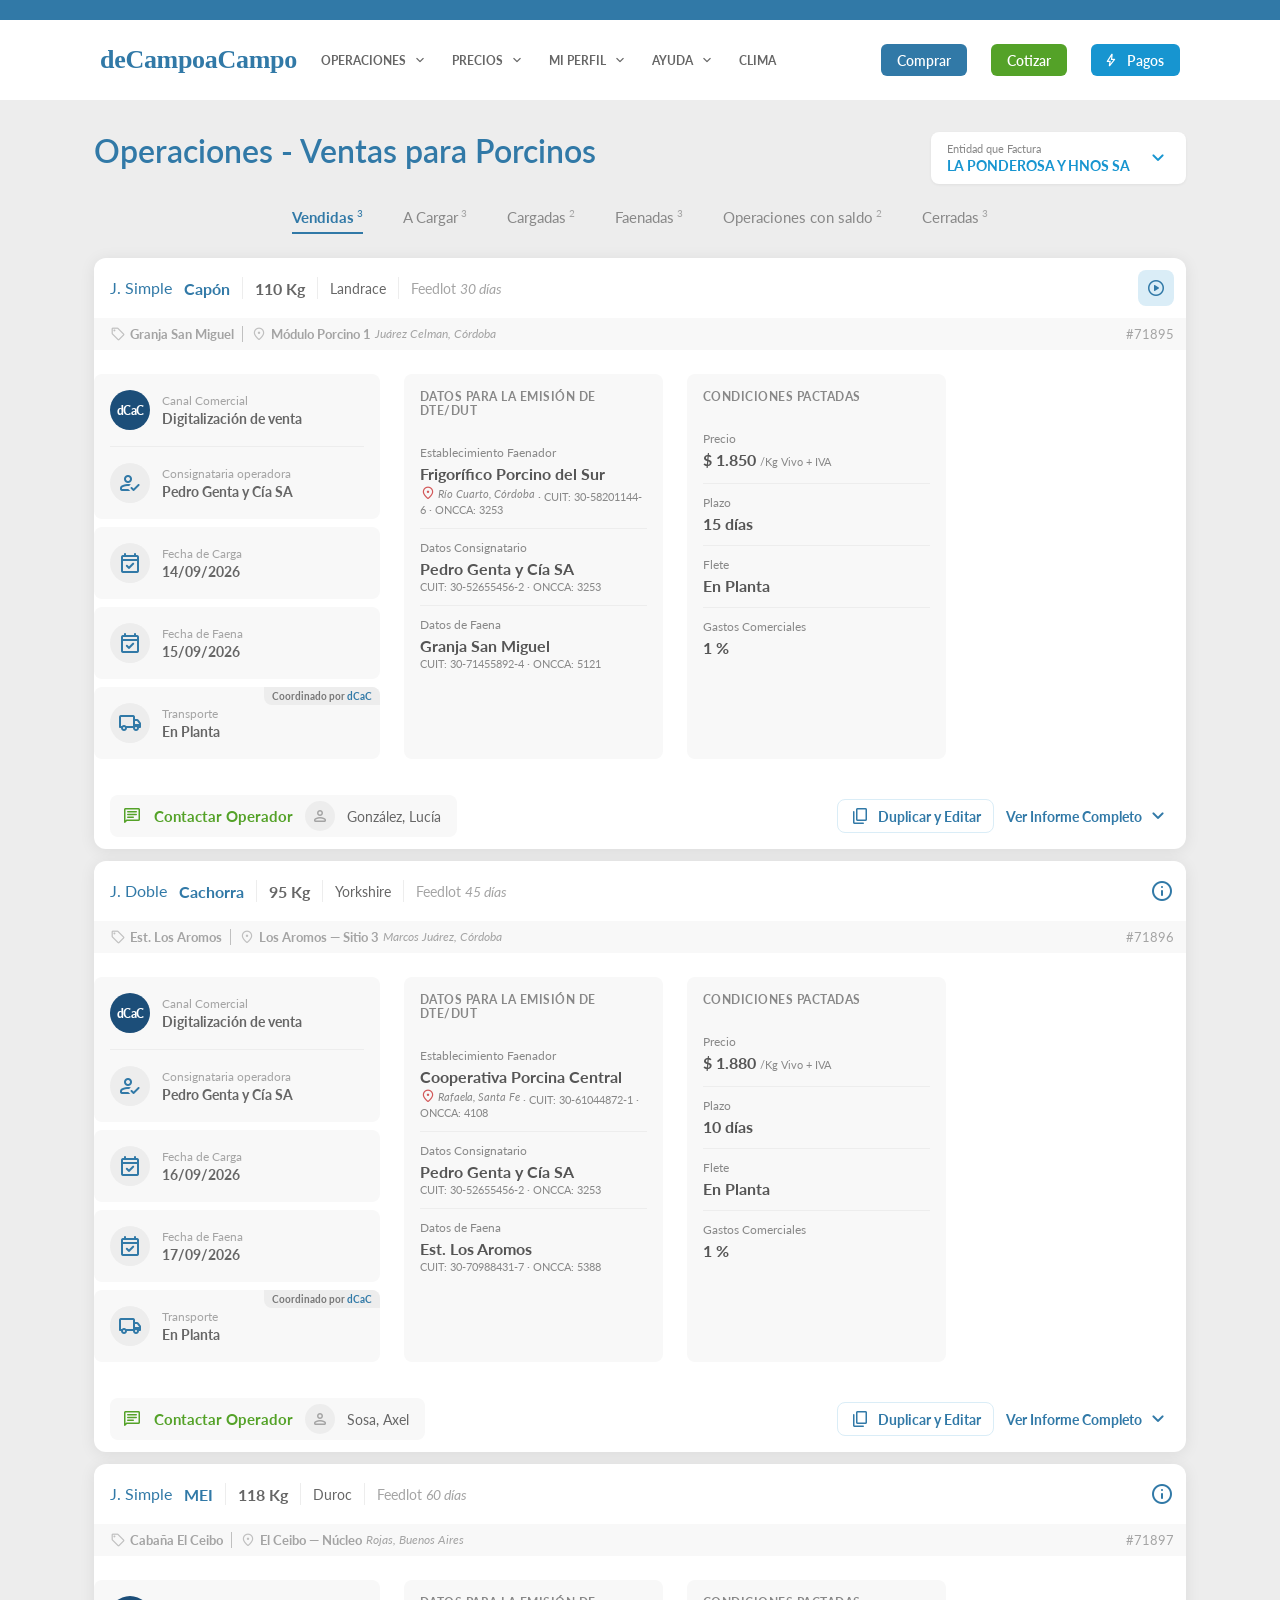
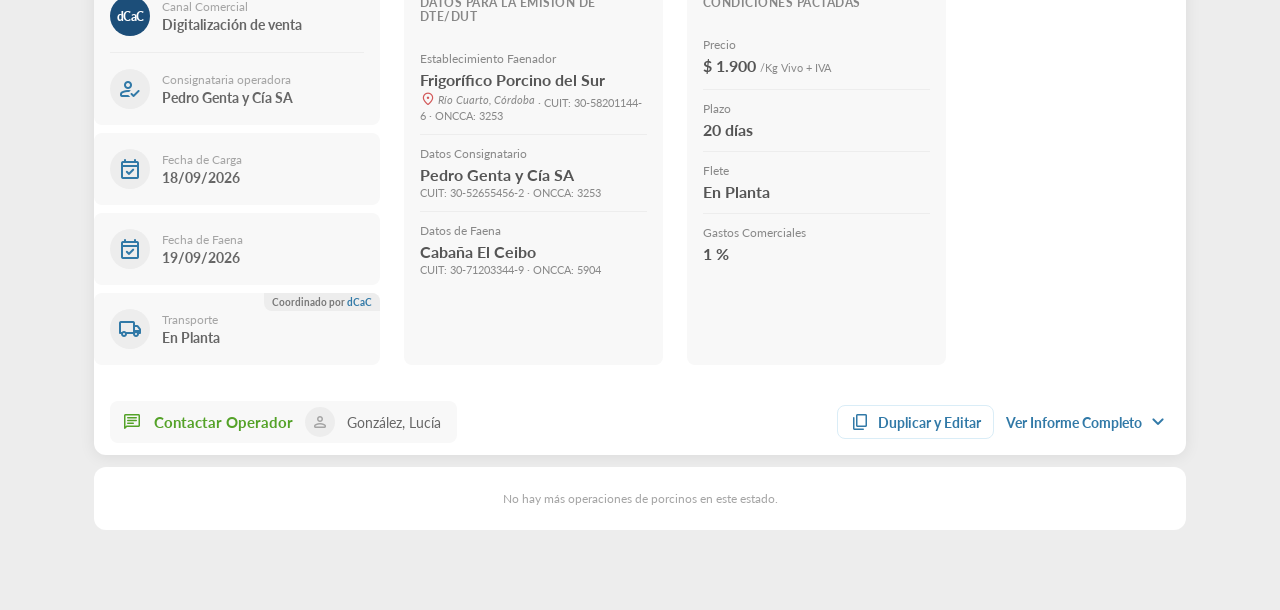
<file: vendedora/mis-ops-venta-porcinos-web.html>
<!DOCTYPE html>
<html lang="es">
<head>
<meta charset="UTF-8"/>
<meta name="viewport" content="width=device-width, initial-scale=1.0"/>
<title>Mis Operaciones — Venta Porcinos (Web)</title>
<link href="https://fonts.googleapis.com/css2?family=Lato:ital,wght@0,400;0,600;0,700;0,800;0,900;1,400;1,700&display=swap" rel="stylesheet"/>
<link href="https://fonts.googleapis.com/css2?family=Material+Symbols+Rounded:opsz,wght,FILL,GRAD@24,400,0,0" rel="stylesheet"/>
<style>
/* ══════════════════════════════════════════════════════════════
   Reconstruido contra el Figma REAL: screenshots 1:1 vía Figma MCP
   (Vendidas, Faenadas) + los PDF vectoriales exportados
   (A Cargar, Cargadas, Operaciones con Saldo ×2, Cerradas, Modals).
   Cada medida marcada [F] es literal del archivo.
   ══════════════════════════════════════════════════════════════ */
:root{
  --brand:#3179A7; --brand-dark:#1C4E79; --brand-light:#DAEDF7; --dcp:#1795D0;
  --bg-page:#EDEDED; --bg-1:#FFFFFF; --bg-2:#F8F8F8;
  /* sombra de los bloques sobre el fondo gris: apenas ~3,5% en el borde y un
     desvanecido de unos 16px, medido sobre las capturas del Figma */
  --sh:0 2px 16px rgba(0,0,0,.08);
  --g100:#EDEDED; --g300:#C0C0C0; --g400:#A4A4A4; --g500:#888888; --g600:#777777; --g700:#666666; --g800:#555555;
  --verde50:#E0EFD8; --verde100:#54A228; --verde200:#1E721E;
  --rojo:#D25859; --rojo100:#E55050; --amar:#A3972A;
  --t2:16px; --l2:19px;   /* Title 2 / Bold — valor principal */
  --t3:14px; --l3:17px;   /* Title 3 / Bold */
  --b1:13px; --lb1:16px;  /* Body 1 Bold */
  --b2:12px; --lb2:14px;  /* Body 2 — labels */
  --cap:11px; --lcap:13px;
  --mic:10px;
  --sp-xs:4px; --sp-sm:8px; --sp-md:12px; --sp-lg:16px; --sp-xl:24px; --sp-xxl:32px;
  --r8:8px; --r12:12px; --r20:20px; --r999:9999px;
}
*,*::before,*::after{box-sizing:border-box;margin:0;padding:0}
body{font-family:'Lato',sans-serif;font-size:var(--t3);color:var(--g800);background:var(--bg-page)}
.ms{font-family:'Material Symbols Rounded';font-weight:400;font-style:normal;line-height:1;display:inline-block;white-space:nowrap;direction:ltr;vertical-align:middle;-webkit-font-smoothing:antialiased}
.ms-16{font-size:16px!important}.ms-18{font-size:18px!important}.ms-20{font-size:20px!important}.ms-24{font-size:24px!important}

/* ── Header de sitio [F] Header-Desktop h100 = franja 20 + barra 80 ── */
.franja{height:20px;background:var(--brand)}                                  /* [F] Franja Azul 1440×20 #3179A7 */
.hdr{background:var(--bg-1);height:80px;display:flex;align-items:center;padding:0 100px;gap:var(--sp-xl)}  /* [F] padding 24px 100px */
.logo{font-family:Georgia,'Times New Roman',serif;font-size:26px;font-weight:700;color:var(--brand);text-decoration:none;letter-spacing:-.3px}
.hdr-links{display:flex;align-items:center;gap:var(--sp-xl);flex:1;min-width:0}
.hdr-btns{flex-shrink:0}
/* [F] Btn texto NAV: Lato 12/700, gris700, gap 6 con el chevron, MAYÚSCULAS */
.hdr-links a{display:inline-flex;align-items:center;gap:6px;font-size:var(--b2);font-weight:700;color:var(--g700);text-transform:uppercase;text-decoration:none;cursor:pointer}
.hdr-links a .ms{color:var(--g700)}
/* [F] botones h32, radius 6, padding 0 16, texto 14/600 blanco, gap 24 */
.hdr-btns{display:flex;align-items:center;gap:var(--sp-xl)}
.hbtn{height:32px;padding:0 var(--sp-lg);border:none;border-radius:6px;color:#fff;font-family:inherit;font-size:var(--t3);font-weight:600;cursor:pointer;display:inline-flex;align-items:center;justify-content:center;gap:var(--sp-sm)}
.hbtn.comprar{background:var(--brand)}
.hbtn.cotizar{background:var(--verde100)}                                     /* [F] Verde 100 #54A228 */
.hbtn.pagos{background:var(--dcp);padding:0 var(--sp-lg) 0 var(--sp-md)}      /* [F] Azul dCP #1795D0 */

/* ── Página. [F] contenido 1100px, H1 Lato SemiBold 32/38 color brand ── */
.page{max-width:1140px;margin:0 auto;padding:var(--sp-xxl) var(--sp-xl) 80px}
.ptop{display:flex;align-items:flex-start;gap:var(--sp-lg);margin-bottom:var(--sp-xl)}
.page-title{font-size:32px;line-height:38px;font-weight:600;color:var(--brand);flex:1}
/* [F] "Entidad que Factura": tarjeta blanca con label + valor MAYÚSCULAS dCP + chevron */
.entidad{display:flex;align-items:center;gap:var(--sp-lg);background:var(--bg-1);border-radius:var(--r8);padding:10px var(--sp-lg);box-shadow:0 1px 3px rgba(0,0,0,.06)}
.entidad .l{font-size:var(--cap);line-height:var(--lcap);color:var(--g500)}
.entidad .v{font-size:var(--t3);line-height:var(--l3);font-weight:700;color:var(--dcp);text-transform:uppercase;margin-top:2px}
.entidad .ms{color:var(--dcp)}

/* ── Tabs [F] contador como SUPERÍNDICE, no apilado; subrayado sólo en la activa ── */
.tabs{display:flex;justify-content:center;gap:40px;margin-bottom:var(--sp-xl);flex-wrap:wrap}
.tab{display:inline-flex;align-items:flex-start;gap:3px;padding:0 0 6px;cursor:pointer;border-bottom:2px solid transparent;background:none;border-top:none;border-left:none;border-right:none;font-family:inherit}
.tab .nm{font-size:15px;line-height:18px;font-weight:400;color:var(--g500);white-space:nowrap}
.tab .cnt{font-size:var(--mic);line-height:1;color:var(--g400);font-weight:400}
.tab.active{border-bottom-color:var(--brand)}
.tab.active .nm{color:var(--brand);font-weight:700}
.tab.active .cnt{color:var(--brand)}

/* ══ CARD [F] 1100px, blanco, radius 12 ══ */
.card{background:var(--bg-1);border-radius:var(--r12);overflow:hidden;margin-bottom:var(--sp-md);box-shadow:var(--sh)}
/* Header [F] padding 12/12/12/16, h60 */
.c-head{padding:12px 12px 12px 16px;display:flex;align-items:center;gap:var(--sp-md);min-height:60px}
/* tag de Feedlot + días de encierre. Consumo y Apto China no aplican a porcinos */
.c-desc .s5{font-size:var(--t3);line-height:var(--l3);color:var(--g400);white-space:nowrap}
.c-desc .s5 i{font-style:italic}
.c-desc{display:flex;align-items:center;gap:var(--sp-md);flex-wrap:wrap;flex:1}
.c-desc .s1{font-size:var(--t2);line-height:22px;font-weight:400;color:var(--brand)}      /* "J. Simple" */
.c-desc .s2{font-size:var(--t2);line-height:var(--l2);font-weight:700;color:var(--brand)} /* categoría */
.c-desc .s3{font-size:var(--t2);line-height:var(--l2);font-weight:700;color:var(--g700)}  /* Kg */
.c-desc .s4{font-size:var(--t3);line-height:var(--l3);font-weight:400;color:var(--g700)}  /* raza */
.c-desc .s5{font-size:var(--t3);line-height:var(--l3);font-weight:400;color:var(--g400)}  /* atenuado */
.c-desc .dv{width:1px;height:22px;background:var(--g100)}
/* [F] Button/Ver-Video: bg Azul50, radius 8, 44×36 */
.btn-video{display:inline-flex;align-items:center;gap:var(--sp-sm);padding:var(--sp-sm);background:var(--brand-light);border:none;border-radius:var(--r8);cursor:pointer;color:var(--brand)}
.ic-info{color:var(--brand);cursor:pointer}
/* Subheader [F] bg Gris50, padding 8/12/8/16, h36, Body1 Bold gris400 */
.c-sub{padding:8px 12px 8px 16px;background:var(--bg-2);display:flex;align-items:center;gap:var(--sp-sm);font-size:var(--b1);line-height:var(--lb1);font-weight:700;color:var(--g400)}
.c-sub .it{display:flex;align-items:center;gap:var(--sp-xs)}
.c-sub .it .ms{color:var(--g300)}
.c-sub .loc{font-weight:400;font-style:italic;font-size:var(--b2)}
.c-sub .dv{width:1px;height:16px;background:var(--g300)}
.c-sub .id{margin-left:auto;color:var(--g400);font-weight:400}

/* Body [F] padding 24px 24px 24px 0 (sin padding izq: los bloques van a ras), gap 24 */
.c-body{display:grid;grid-template-columns:286px 1fr 192px;gap:var(--sp-xl);padding:var(--sp-xl) var(--sp-xl) var(--sp-xl) 0;align-items:start}
.c-body.wide2{grid-template-columns:286px 1fr 1fr 192px}

/* ── Columna izquierda: panel continuo + bloques sueltos ── */
.lstack{display:flex;flex-direction:column;gap:var(--sp-sm)}
.lpanel{background:var(--bg-2);border-radius:var(--r8);padding:0 var(--sp-lg)}
.lpanel.rel{position:relative}
.lrow{display:flex;align-items:center;gap:var(--sp-md);padding:var(--sp-lg) 0;border-bottom:1px solid var(--g100)}
.lrow:last-child{border-bottom:none}
/* [F] Icon 40×40 radius 20 — variante brand llena (dCaC) o gris con glifo azul */
.lrow .ic{width:40px;height:40px;flex-shrink:0;display:flex;align-items:center;justify-content:center;border-radius:var(--r20);background:var(--g100);color:var(--brand)}
.lrow .ic.fill{background:var(--brand-dark);color:#fff;font-size:12px;font-weight:900;letter-spacing:-.5px}
.lrow .ct{min-width:0;display:flex;flex-direction:column;gap:2px}
.lrow .l{font-size:var(--b2);line-height:var(--lb2);color:var(--g400);display:flex;align-items:center;gap:var(--sp-xs);flex-wrap:wrap}
.lrow .v{font-size:var(--t3);line-height:var(--l3);font-weight:700;color:var(--g700)}
/* bloques sueltos (fechas, transporte) */
.lblk{background:var(--bg-2);border-radius:var(--r8);padding:var(--sp-lg);position:relative;display:flex;flex-direction:column;gap:var(--sp-md)}
.lblk>span:last-child{display:flex;flex-direction:column;gap:2px;min-width:0}
.lblk .l{display:block;font-size:var(--b2);line-height:var(--lb2);color:var(--g400)}
.lblk .l b{color:var(--g700);font-weight:700}
.lblk .v{display:block;font-size:var(--t3);line-height:var(--l3);font-weight:700;color:var(--g700)}
.lblk.off .ic,.lblk.off .v{color:var(--g400)}
.lblk .ic{width:40px;height:40px;display:flex;align-items:center;justify-content:center;border-radius:var(--r20);background:var(--g100);color:var(--brand)}
.lblk.off .ic{color:var(--g400)}
.lrow2{display:grid;grid-template-columns:1fr 1fr;gap:var(--sp-sm)}
/* [F] Badge de esquina: padding 4/8, bg Gris100, radius 0 8 (sup-der) */
.cbadge{position:absolute;top:0;right:0;padding:3px 8px;background:var(--g100);border-radius:0 var(--r8);font-size:var(--mic);font-weight:700;color:var(--g600)}
.cbadge b{color:var(--brand)}

/* ── Paneles de datos [F] bg Gris50, radius 8, título MAYÚSCULAS 12/700 gris500 ── */
.panel{background:var(--bg-2);border-radius:var(--r8);padding:var(--sp-lg);height:100%}
.panel h3{font-size:var(--b2);line-height:var(--lb2);font-weight:700;letter-spacing:.04em;text-transform:uppercase;color:var(--g500);margin-bottom:var(--sp-lg)}
.prows{display:grid;gap:0}
.prows.two{grid-template-columns:1fr 1fr;column-gap:var(--sp-xl)}
.prow{padding:var(--sp-md) 0;border-bottom:1px solid var(--g100)}
.prow:last-child{border-bottom:none}
.prows.two .prow:nth-last-child(-n+2):nth-child(odd){border-bottom:none}
.prow .l{font-size:var(--b2);line-height:var(--lb2);color:var(--g500);display:flex;align-items:center;gap:var(--sp-xs);flex-wrap:wrap}
.prow .v{font-size:var(--t2);line-height:var(--l2);font-weight:700;color:var(--g800);margin-top:var(--sp-xs);display:flex;align-items:baseline;gap:var(--sp-xs);flex-wrap:wrap}
.prow .v .u{font-size:var(--cap);font-weight:400;color:var(--g500)}
.prow .sub{font-size:var(--cap);color:var(--g500);margin-top:2px}
.prow .pin{font-size:var(--cap);font-style:italic;color:var(--g500);font-weight:400;display:inline-flex;align-items:center;gap:2px}
.prow .pin .ms{color:var(--rojo)}
/* chips dentro de panel [F] gris o verde */
.chips{display:flex;gap:var(--sp-xs);flex-wrap:wrap;margin-top:var(--sp-sm)}
.chip{display:inline-flex;align-items:center;gap:var(--sp-xs);padding:3px var(--sp-sm);border-radius:var(--r8);background:var(--g100);font-size:var(--cap);color:var(--g600)}
.chip.ok{background:var(--verde50);color:var(--verde200)}
.chip.ok .ms{color:var(--verde100)}
/* empty state central [F] Cargadas */
.pempty{display:flex;flex-direction:column;align-items:center;justify-content:center;gap:var(--sp-lg);min-height:180px;text-align:center}
.pempty .t{font-size:var(--t3);color:var(--g400)}

/* ── Feature-Cards [F] Faenadas: ícono circular + label + valor ── */
.fgrid{display:grid;grid-template-columns:1fr 1fr;gap:var(--sp-sm)}
/* En Faenadas la grilla del medio estira hasta igualar el alto de la columna
   izquierda: el body pasa a stretch y las filas se reparten en partes iguales. */
.c-body.eq{align-items:stretch}
.c-body.eq .fgrid{height:100%;grid-auto-rows:1fr}
.fcard{background:var(--bg-2);border-radius:var(--r8);padding:var(--sp-lg);display:flex;align-items:center;gap:var(--sp-lg)}
.fcard.full{grid-column:1/-1}
.fcard .ic{width:48px;height:48px;flex-shrink:0;display:flex;align-items:center;justify-content:center;border-radius:var(--r20);background:var(--g100);color:var(--g500)}
.fcard>span:last-child{display:flex;flex-direction:column;gap:var(--sp-xs);min-width:0}
.fcard .l{font-size:var(--t3);line-height:var(--l3);color:var(--g500);display:flex;align-items:center;gap:var(--sp-xs);flex-wrap:wrap}
.fcard .v{display:block;font-size:20px;line-height:24px;font-weight:700;color:var(--g800)}
.fcard .v .u{font-size:var(--b2);font-weight:400;color:var(--g500)}

/* ══ Tiles de acción [F] 192px, padding 16, gap 8, radius 8 — 3 variantes ══ */
.tiles{display:flex;flex-direction:column;gap:var(--sp-sm)}
.tile{display:flex;align-items:center;gap:var(--sp-md);padding:var(--sp-lg);border-radius:var(--r8);border:none;cursor:pointer;font-family:inherit;text-align:left;min-height:64px}
.tile .ms{flex-shrink:0}
.tile .tx{flex:1;min-width:0;overflow-wrap:break-word}
.tile .l{display:block;font-size:var(--t3);line-height:var(--l3);font-weight:400}
.tile .v{display:block;font-size:var(--t3);line-height:var(--l3);font-weight:700}
/* verde lleno = documento disponible */
.tile.doc{background:var(--verde50);color:var(--verde200)}
/* punteado azul + ícono de subida = carga pendiente. Texto en azul brand,
   las dos líneas: así aparece en el Figma de A Cargar. */
.tile.add{background:transparent;border:1px dashed var(--brand);color:var(--brand)}
.tile.add .ms{color:var(--brand)}
.tile.add .v{color:var(--brand)}
/* azul dCP lleno = acción de pagos */
.tile.dcp{background:var(--dcp);color:#fff}

/* ── Footer [F] h56, padding 12/16 ── */
.c-foot{display:flex;align-items:center;gap:var(--sp-md);padding:var(--sp-md) var(--sp-lg);min-height:56px}
/* [F] pastilla verde clara con ícono WhatsApp; debajo el nombre del operador */
.btn-wa{display:inline-flex;align-items:center;gap:var(--sp-md);padding:6px var(--sp-lg) 6px var(--sp-md);background:var(--bg-2);border:none;border-radius:var(--r8);cursor:pointer;font-family:inherit;text-align:left}
.btn-wa>.ms{color:var(--verde100)}
.btn-wa .t{font-size:15px;line-height:18px;font-weight:700;color:var(--verde100);white-space:nowrap}
/* avatar del operador: círculo gris con silueta */
.btn-wa .av{width:30px;height:30px;flex-shrink:0;border-radius:var(--r999);background:var(--g100);display:flex;align-items:center;justify-content:center;color:var(--g400)}
.btn-wa .n{font-size:var(--t3);line-height:var(--l3);font-weight:400;color:var(--g700);white-space:nowrap}
.btn-ver{display:inline-flex;align-items:center;gap:var(--sp-xs);background:none;border:none;cursor:pointer;font-family:inherit;font-size:var(--t3);line-height:var(--l3);font-weight:700;color:var(--brand)}

/* ── Duplicar y Editar — acción secundaria, al pie de la card ──
   Va en el footer porque es la única fila que existe igual en los seis
   estados y así no compite con la acción principal de cada uno.
   En Cerradas no va suelta: viaja dentro del aviso de beneficio. */
.c-foot .btn-wa{margin-right:auto}   /* empuja a la derecha lo que venga después */
.btn-dup{display:inline-flex;align-items:center;gap:var(--sp-sm);height:34px;padding:0 var(--sp-md);
  background:none;border:1px solid var(--brand-light);border-radius:var(--r8);cursor:pointer;font-family:inherit;
  font-size:var(--t3);line-height:var(--l3);font-weight:700;color:var(--brand)}
.btn-dup:hover{background:var(--brand-light)}
.dupbox{margin:0 var(--sp-lg) var(--sp-lg);background:#F1F8FC;border:1px solid var(--brand-light);border-radius:var(--r8);
  padding:var(--sp-md) var(--sp-lg);display:flex;align-items:center;gap:var(--sp-lg)}
.dupbox>.ms{color:var(--brand);flex-shrink:0}
.dupbox .tx{flex:1;min-width:0}
.dupbox b{display:block;font-size:var(--b1);line-height:var(--lb1);color:var(--g800)}
.dupbox p{font-size:var(--b2);line-height:1.5;color:var(--g600);margin-top:2px}
.dupbox .btn-dup{margin-left:0;flex-shrink:0;background:var(--bg-1)}

.btn-ver .ms{transition:transform .18s ease}
.btn-ver.open .ms{transform:rotate(180deg)}

/* ══ LEGAJO desplegado [F] ══
   Se despliega desde el propio botón del footer (Ver / Ocultar Informe
   Completo); cada sección tiene cabecera azul clara colapsable.                       */
/* despliegue animado: la fila del grid pasa de 0fr a 1fr, así anima hasta la
   altura natural del contenido sin tener que medirla por JS */
.legajo{display:grid;grid-template-rows:0fr;background:var(--g100);transition:grid-template-rows .32s ease}
.legajo.open{grid-template-rows:1fr}
.lg-inner{overflow:hidden;min-height:0}
/* Contenedor de secciones: tarjeta blanca sobre el fondo gris del legajo */
.lg-body{background:var(--bg-1);border-radius:var(--r8);padding:var(--sp-lg);margin:var(--sp-xl);box-shadow:var(--sh)}
.lsec{margin-bottom:var(--sp-lg)}
.lsec:last-child{margin-bottom:0}
/* [F] cabecera de sección: barra Azul 50 #DAEDF7, radius 8, título MAYÚSCULAS Azul 300 */
.lsec>h4{display:flex;align-items:center;gap:var(--sp-sm);background:var(--brand-light);border-radius:var(--r8);padding:var(--sp-md) var(--sp-lg);margin-bottom:var(--sp-md);cursor:pointer;
  font-size:var(--b1);font-weight:700;letter-spacing:.04em;text-transform:uppercase;color:var(--brand-dark)}
.lsec>h4 .ms{margin-left:auto;color:var(--brand-dark);transition:transform .18s ease}
.lsec.closed>h4{margin-bottom:0}
.lsec.closed>h4 .ms{transform:rotate(180deg)}
.lsec.closed .lsec-b{display:none}
.lsec.empty>h4{background:var(--bg-2);color:var(--g400)}
.lsec.empty>h4 .ms{color:var(--g400)}
.lempty{font-size:var(--b2);font-style:italic;color:var(--g400);padding:0 var(--sp-lg)}
.lsec-b{padding:0 var(--sp-lg)}
/* Sub-sección dentro de una sección: título gris chico + divisor arriba */
.lsub{font-size:var(--b2);font-weight:700;letter-spacing:.04em;text-transform:uppercase;color:var(--g500);
  border-top:1px solid var(--g100);padding-top:var(--sp-lg);margin-top:var(--sp-lg);margin-bottom:var(--sp-md)}
/* Feature-Card del legajo [F] bg Gris100, círculo Gris50 (invertido respecto al body) */
.bgrid{display:grid;grid-template-columns:repeat(auto-fit,minmax(150px,1fr));gap:var(--sp-sm)}
.bcard{padding:var(--sp-md) var(--sp-lg);background:var(--g100);border-radius:var(--r8);position:relative}
.bcard .ic{width:44px;height:44px;display:flex;align-items:center;justify-content:center;border-radius:var(--r999);background:var(--bg-2);color:var(--g500);margin-bottom:var(--sp-sm)}
.bcard .v{font-size:var(--t2);line-height:20px;font-weight:700;color:var(--g800)}
.bcard .v .u{font-size:var(--b2);font-weight:400;color:var(--g500)}
.bcard .l{font-size:var(--b2);line-height:var(--lb2);color:var(--g500);display:flex;align-items:center;gap:var(--sp-xs);flex-wrap:wrap}
.bcard.row{display:flex;align-items:center;gap:var(--sp-md)}
.bcard.row .ic{margin-bottom:0;flex-shrink:0}
.bcard .bdg{position:absolute;top:var(--sp-sm);right:var(--sp-sm);display:inline-flex;align-items:center;gap:var(--sp-xs);
  background:var(--bg-2);border-radius:var(--r8);padding:2px var(--sp-sm);font-size:var(--cap);color:var(--g600)}
.bcard .bdg.ok{background:var(--verde50);color:var(--verde200)}
.bcard .bdg.info{background:var(--brand-light);color:var(--brand-dark)}
/* Tabla con bordes visibles [F] */
.lt{width:100%;border-collapse:collapse;margin-top:var(--sp-sm);border:1px solid var(--g100);border-radius:var(--r8);overflow:hidden}
.lt th{text-align:center;font-size:var(--cap);font-weight:700;letter-spacing:.04em;text-transform:uppercase;color:var(--g500);padding:10px var(--sp-md);border:1px solid var(--g100);background:var(--bg-1)}
/* Sólo la tabla de precio de Condiciones pactadas: rayado por COLUMNA, no por
   fila — Valor sobre blanco, Categoría sobre gris. La fila de cierre vuelve a
   blanco en las dos celdas. */
.lt.precio th:nth-child(2),.lt.precio td:nth-child(2){background:var(--bg-2)}
.lt.precio th:first-child,.lt.precio td:first-child{background:var(--bg-1)}
.lt.precio tr.tot td{background:var(--bg-1)}
.lt th:first-child{color:var(--g800);font-weight:900}
.lt td{font-size:var(--b2);color:var(--g700);padding:10px var(--sp-md);border:1px solid var(--g100);text-align:center}
.lt td.n{font-size:var(--t2);font-weight:700;color:var(--brand)}
.lt td.n .cur{font-size:var(--b2);font-weight:400}
.lt tr.tot td{font-weight:900;color:var(--g800)}
.lnote{background:var(--g100);border-radius:var(--r8);padding:var(--sp-md);margin-top:var(--sp-sm);font-size:var(--b2);color:var(--g700);line-height:1.6}
.lnote .h{font-weight:700;color:var(--g800);margin-bottom:var(--sp-xs)}
.lbtns{display:flex;gap:var(--sp-sm);margin-top:var(--sp-sm);flex-wrap:wrap}
.lbtn{display:inline-flex;align-items:center;gap:var(--sp-xs);padding:var(--sp-sm) var(--sp-md);border:1px dashed var(--brand);border-radius:var(--r8);background:none;cursor:pointer;font-family:inherit;font-size:var(--b2);font-weight:700;color:var(--brand)}
.lby{font-size:var(--cap);font-style:italic;color:var(--g400);margin-top:var(--sp-sm);text-align:right}
.ltiles{display:flex;gap:var(--sp-sm);flex-wrap:wrap;margin-top:var(--sp-sm)}
.ltiles .tile{width:auto;min-width:200px;flex:1 1 200px}
.lsub.first{border-top:none;padding-top:0;margin-top:0}
/* tres columnas: Encierre · Balanza · Desbaste */
.bgrid.tres{grid-template-columns:repeat(3,1fr)}
.bgrid.six{grid-template-columns:repeat(6,1fr)}
.bgrid.two{grid-template-columns:1fr 1fr}
.ltiles .tile{flex:0 0 auto;min-width:0;width:230px}
/* ── Costeo de tropa [F] ── header de 2 líneas, sin bordes verticales,
   y tira de totales como cards sueltas debajo de la tabla */
.costeo{width:100%;border-collapse:collapse;border-radius:var(--r8);overflow:hidden;margin-top:var(--sp-sm);background:var(--bg-1)}
.costeo th{background:var(--bg-2);padding:var(--sp-md) var(--sp-sm);text-align:center;vertical-align:top;
  font-size:var(--b1);font-weight:700;text-transform:uppercase;letter-spacing:.02em;color:var(--g600);white-space:nowrap}
.costeo th span{display:block;margin-top:3px;font-size:var(--b2);font-weight:400;text-transform:none;letter-spacing:0;color:var(--g400)}
.costeo th .hd{display:inline-flex;align-items:center;gap:var(--sp-xs);margin-top:0;font-size:inherit;font-weight:inherit;text-transform:inherit;color:inherit}
.costeo td{padding:var(--sp-lg) var(--sp-sm);text-align:center;font-size:var(--b1);color:var(--g700);border-bottom:1px solid var(--bg-2)}
.costeo tbody tr:last-child td{border-bottom:none}
.costeo-tot{display:grid;grid-template-columns:repeat(7,1fr);gap:var(--sp-sm);margin-top:var(--sp-sm)}
.costeo-tot>div{background:var(--bg-2);border-radius:var(--r8);padding:var(--sp-md) var(--sp-sm);text-align:center}
.costeo-tot .l{display:block;font-size:var(--b2);text-transform:uppercase;letter-spacing:.02em;color:var(--g400);white-space:nowrap}
.costeo-tot .v{display:block;margin-top:var(--sp-xs);font-size:var(--t3);font-weight:700;color:var(--g700);white-space:nowrap}

/* tile + tooltip al lado (el tooltip NO puede ir dentro del <button>) */
.df-top{display:grid;grid-template-columns:1fr 1.3fr 230px;gap:var(--sp-sm);align-items:stretch}
.df-top .tile{width:auto}

/* Condiciones pactadas: tabla + columna de cards, y fila de números + tile */
.cp-top{display:grid;grid-template-columns:1fr 1fr;gap:var(--sp-lg);align-items:start}
.cp-side{display:grid;grid-template-columns:1fr 1fr;gap:var(--sp-sm)}
.cp-side .full{grid-column:1/-1}
.cp-row{display:grid;grid-template-columns:repeat(auto-fit,minmax(190px,1fr));gap:var(--sp-sm);margin-top:var(--sp-sm)}
.cp-row .tile{width:auto}
/* [F] card de número grande + label a la derecha, sin ícono */
.ncard{display:flex;align-items:center;gap:var(--sp-md);background:var(--g100);border-radius:var(--r8);padding:var(--sp-lg)}
.ncard .n{font-size:26px;line-height:28px;font-weight:700;color:var(--g800);white-space:nowrap}
.ncard .n .u{font-size:var(--t2);font-weight:400;margin-left:2px}
.ncard .l{font-size:var(--b2);line-height:var(--lb2);color:var(--g500)}
/* [F] Datos de Faena: card partida — mitad ícono+label / mitad valor grande */
.scard{display:flex;align-items:stretch;background:var(--bg-2);border-radius:var(--r8);overflow:hidden}
.scard .lft{flex:0 0 42%;background:var(--g100);display:flex;flex-direction:column;align-items:center;justify-content:center;gap:var(--sp-sm);padding:var(--sp-lg) var(--sp-md);text-align:center;color:var(--g500)}
.scard .lft .kg{font-size:var(--t2);font-weight:700;color:var(--g700)}
.scard .lft .l{font-size:var(--t3);line-height:var(--l3);color:var(--g700);display:flex;align-items:center;gap:var(--sp-xs);flex-wrap:wrap;justify-content:center}
.scard .rgt{flex:1;display:flex;align-items:center;justify-content:center;gap:var(--sp-xs);font-size:24px;font-weight:700;color:var(--g800)}
.scard .rgt .u{font-size:var(--t3);font-weight:400;color:var(--g500)}

/* Tabla: fila de totales y semáforo de importes */
.lt.tot-strip{margin-top:var(--sp-sm)}
.lt td.pos{color:var(--verde200);font-weight:700}
.lt td.neg{color:var(--rojo);font-weight:700}
/* Tabla de movimientos de Pagos: sin bordes verticales */
.lt.mov{border:none;margin-top:var(--sp-lg)}
.lt.mov th{border:none;border-bottom:1px solid var(--g100);background:var(--bg-2);font-size:var(--mic)}
.lt.mov td{border:none;border-bottom:1px solid var(--g100);font-size:var(--cap)}
.lt.mov td.tp{color:var(--g500);font-size:var(--cap)}

/* Pagos: escalera Inicial → Actual */
.pg-top{display:grid;grid-template-columns:repeat(3,1fr);gap:var(--sp-sm)}
.pgc{background:var(--g100);border-radius:var(--r8);padding:var(--sp-lg)}
.pgc .h{display:flex;align-items:center;gap:var(--sp-sm);font-size:var(--t3);font-weight:700;text-transform:uppercase;letter-spacing:.04em;color:var(--brand);margin-bottom:var(--sp-md)}
.pgc .lad{display:flex;gap:var(--sp-sm)}
.pgc .arm{width:12px;flex-shrink:0;border-left:1px solid var(--g300);border-bottom:1px solid var(--g300);margin:10px 0 18px 4px}
.pgc .rows{flex:1;min-width:0}
.pgc .r{display:flex;align-items:baseline;gap:var(--sp-sm);padding:var(--sp-xs) 0}
.pgc .r.ini{border-bottom:1px solid var(--g300);padding-bottom:var(--sp-sm)}
.pgc .r.act{padding-top:var(--sp-sm)}
.pgc .pill{font-size:var(--cap);font-weight:700;color:var(--g600);background:var(--bg-2);border-radius:var(--r999);padding:2px 10px;flex-shrink:0}
.pgc .pill.on{background:var(--g800);color:#fff}
.pgc .val{font-size:var(--t2);font-weight:700;color:var(--g400)}
.pgc .r.act .val{color:var(--g800);font-size:20px}
.pgc .val.big{font-size:22px}
.pgc .val .u{font-size:var(--b2);font-weight:400;color:var(--g500)}
.pg-foot{display:flex;gap:var(--sp-sm);align-items:stretch;margin-top:var(--sp-sm)}
.pg-neto{flex:1;display:flex;align-items:center;justify-content:space-between;gap:var(--sp-lg);background:var(--bg-2);border-radius:var(--r8);padding:var(--sp-lg);font-size:var(--t3);color:var(--g700);text-transform:uppercase;letter-spacing:.03em}
.pg-neto b{color:var(--g800);font-size:var(--t2)}
.pg-foot .tile{width:auto;min-width:230px}

/* Empty state de Cargadas [F] título gris + cuerpo blanco + botón grande */
.panel.np{background:var(--bg-1);padding:0;overflow:hidden;border:1px solid var(--g100)}
.panel.np h3{background:var(--bg-2);padding:var(--sp-lg);margin:0}
.pempty{padding:var(--sp-lg)}
/* [F] zona punteada de carga: borde dashed brand, "+" grande y texto en dos pesos */
.dropzone{width:100%;min-height:220px;display:flex;flex-direction:column;align-items:center;justify-content:center;gap:var(--sp-sm);
  border:1px dashed var(--brand);border-radius:var(--r8);background:none;cursor:pointer;font-family:inherit;color:var(--brand)}
.dropzone .t{font-size:var(--t3);line-height:var(--l3);font-weight:400}
.dropzone .t b{font-weight:700}

/* Buscador de tropas — Cerradas */
.buscador{display:flex;align-items:center;gap:var(--sp-sm);background:var(--bg-1);border-radius:var(--r8);padding:0 var(--sp-lg);height:48px;margin-bottom:var(--sp-md)}
.buscador .ms{color:var(--g400)}
.buscador input{flex:1;border:none;outline:none;font-family:inherit;font-size:var(--t3);color:var(--g800);background:none}
.buscador input::placeholder{color:var(--g400)}

.badge{display:inline-flex;align-items:center;gap:5px;border-radius:var(--r999);border:1px solid;padding:3px 10px;font-size:var(--mic);font-weight:700;text-transform:uppercase}
.badge .dot{width:6px;height:6px;border-radius:var(--r999)}
.badge-green{background:var(--verde50);border-color:#B7DDA0;color:var(--verde200)}
.badge-green .dot{background:var(--verde100)}
.badge-red{background:#FDEFEF;border-color:#F8CECE;color:#7F3536}
.badge-red .dot{background:var(--rojo)}

.state{display:none}.state.on{display:block}
.empty{background:var(--bg-1);border-radius:var(--r12);padding:var(--sp-xl);text-align:center;color:var(--g400);font-size:var(--b2)}

/* ══ Tooltip de incertidumbre — capa del prototipo, ajena al producto ══ */
.utip{position:relative;display:inline-flex;vertical-align:middle}
.utip>button{background:none;border:none;cursor:pointer;display:inline-flex;padding:0;color:var(--amar)}
.utip .pop{display:none;position:absolute;bottom:calc(100% + 8px);left:0;background:#1E2D3D;color:#fff;font-size:11px;font-weight:400;line-height:1.45;padding:var(--sp-sm) var(--sp-md);border-radius:var(--r8);width:264px;z-index:300;text-transform:none;letter-spacing:0;font-style:normal}
.utip .pop b{color:#E8B84B}
.utip .pop .tag{display:block;font-size:9px;font-weight:700;color:#E8B84B;text-transform:uppercase;letter-spacing:.05em;margin-bottom:4px}
.utip.open .pop,.utip:hover .pop{display:block}
</style>
</head>
<body>

<div class="franja"></div>
<div class="hdr">
  <a class="logo" href="#" onclick="return false">deCampoaCampo</a>
  <div class="hdr-links">
    <a>Operaciones <span class="ms ms-16">expand_more</span></a>
    <a>Precios <span class="ms ms-16">expand_more</span></a>
    <a>Mi Perfil <span class="ms ms-16">expand_more</span></a>
    <a>Ayuda <span class="ms ms-16">expand_more</span></a>
    <a>Clima</a>
  </div>
  <div class="hdr-btns">
    <button class="hbtn comprar">Comprar</button>
    <button class="hbtn cotizar">Cotizar</button>
    <button class="hbtn pagos"><span class="ms ms-16">bolt</span>Pagos</button>
  </div>
</div>

<div class="page">
  <div class="ptop">
    <div class="page-title">Operaciones - Ventas para Porcinos</div>
    <div class="entidad">
      <div><div class="l">Entidad que Factura</div><div class="v">La Ponderosa y Hnos SA</div></div>
      <span class="ms ms-24">expand_more</span>
    </div>
  </div>

  <div class="tabs" id="tabs">
    <button class="tab active" data-s="vendidas"><span class="nm">Vendidas</span><span class="cnt">3</span></button>
    <button class="tab" data-s="acargar"><span class="nm">A Cargar</span><span class="cnt">3</span></button>
    <button class="tab" data-s="cargadas"><span class="nm">Cargadas</span><span class="cnt">2</span></button>
    <button class="tab" data-s="faenadas"><span class="nm">Faenadas</span><span class="cnt">3</span></button>
    <button class="tab" data-s="saldo"><span class="nm">Operaciones con saldo</span><span class="cnt">2</span></button>
    <button class="tab" data-s="cerradas"><span class="nm">Cerradas</span><span class="cnt">3</span></button>
  </div>

  <div class="state on" id="st-vendidas"></div>
  <div class="state" id="st-acargar"></div>
  <div class="state" id="st-cargadas"></div>
  <div class="state" id="st-faenadas"></div>
  <div class="state" id="st-saldo"></div>
  <div class="state" id="st-cerradas"></div>
</div>

<script>
/* CUIT por sociedad vendedora — va como línea chica bajo "Datos de Faena" */
/* CUIT y ONCCA de cada actor del DTE/DUT — el Figma los muestra en los tres */
const FAENADOR={'Frigorífico Porcino del Sur':{cuit:'30-58201144-6',oncca:'3253'},
  'Cooperativa Porcina Central':{cuit:'30-61044872-1',oncca:'4108'}};
const CONSIG={cuit:'30-52655456-2',oncca:'3253'};
const ONCCA_SOC={'Granja San Miguel':'5121','Est. Los Aromos':'5388',
  'Cabaña El Ceibo':'5904','Agropecuaria Santa Fe':'6017'};
const CUIT_SOC={'Granja San Miguel':'30-71455892-4','Est. Los Aromos':'30-70988431-7',
  'Cabaña El Ceibo':'30-71203344-9','Agropecuaria Santa Fe':'30-70455120-2'};
/* Todos los campos que estaban marcados como inciertos quedaron validados con
   negocio. Se deja el mecanismo listo para marcar nuevas dudas: alcanza con
   sumar una entrada acá y llamar a tip('clave') donde corresponda. */
const TIPS={};
const tip=k=>TIPS[k]?`<span class="utip"><button onclick="tg(event,this)"><span class="ms ms-16">help</span></button><span class="pop"><span class="tag">Campo incierto</span>${TIPS[k]}</span></span>`:'';

/* ══════════════════════════════════════════════════════════════
   TROPAS — 2-3 por estado. Categorías y razas reales del relevamiento
   2026-08-14. "Feedlot" no se muestra: en porcinos siempre lo es.
   ══════════════════════════════════════════════════════════════ */
const D={
vendidas:[
 {jaula:'J. Simple',cat:'Capón',kg:'110 Kg',raza:'Landrace',dias:'30 días',soc:'Granja San Miguel',est:'Módulo Porcino 1',loc:'Juárez Celman, Córdoba',id:'71895',oper:'González, Lucía',
  faenador:'Frigorífico Porcino del Sur',faenLoc:'Río Cuarto, Córdoba',consig:'Pedro Genta y Cía SA',consigCuit:'30-52655456-2',comprador:'Frigorífico Porcino del Sur',
  fCarga:'14/09/2026',fFaena:'15/09/2026',precio:'1.850',plazo:'15 días',gastos:'1 %',desbaste:'3 %',balanza:'Pública',video:true,first:true},
 {jaula:'J. Doble',cat:'Cachorra',kg:'95 Kg',raza:'Yorkshire',dias:'45 días',soc:'Est. Los Aromos',est:'Los Aromos — Sitio 3',loc:'Marcos Juárez, Córdoba',id:'71896',oper:'Sosa, Axel',
  faenador:'Cooperativa Porcina Central',faenLoc:'Rafaela, Santa Fe',consig:'Pedro Genta y Cía SA',consigCuit:'30-52655456-2',comprador:'Cooperativa Porcina Central',
  fCarga:'16/09/2026',fFaena:'17/09/2026',precio:'1.880',plazo:'10 días',gastos:'1 %',desbaste:'2,5 %',balanza:'Pública',encierre:'Tarde anterior',sinAguaComida:true},
 {jaula:'J. Simple',cat:'MEI',kg:'118 Kg',raza:'Duroc',dias:'60 días',soc:'Cabaña El Ceibo',est:'El Ceibo — Núcleo',loc:'Rojas, Buenos Aires',id:'71897',oper:'González, Lucía',
  faenador:'Frigorífico Porcino del Sur',faenLoc:'Río Cuarto, Córdoba',consig:'Pedro Genta y Cía SA',consigCuit:'30-52655456-2',comprador:'Frigorífico Porcino del Sur',
  fCarga:'18/09/2026',fFaena:'19/09/2026',precio:'1.900',plazo:'20 días',gastos:'1 %',desbaste:'4 %',balanza:'Pública'}
],
acargar:[
 {jaula:'J. Simple',cat:'Capón',kg:'110 Kg',raza:'Pietrain',dias:'25 días',soc:'Granja San Miguel',est:'Módulo Porcino 1',loc:'Juárez Celman, Córdoba',id:'71898',oper:'González, Lucía',
  faenador:'Frigorífico Porcino del Sur',faenLoc:'Río Cuarto, Córdoba',renspa:'04.014.0.00392/01',consig:'Pedro Genta y Cía SA',consigCuit:'30-52655456-2',comprador:'Frigorífico Porcino del Sur',
  fCarga:'14/09/2026',fFaena:'15/09/2026',balanza:'Pública',desbaste:'3 %',video:true,first:true,sinDatos:true},
 {jaula:'J. Triple',cat:'Cerda / Chancha',kg:'145 Kg',raza:'Hampshire',dias:'40 días',soc:'Agropecuaria Santa Fe',est:'Santa Fe — Granja 2',loc:'Las Colonias, Santa Fe',id:'71899',oper:'Sosa, Axel',
  faenador:'Cooperativa Porcina Central',faenLoc:'Rafaela, Santa Fe',renspa:'04.021.0.00118/02',consig:'Pedro Genta y Cía SA',consigCuit:'30-52655456-2',comprador:'Cooperativa Porcina Central',
  fCarga:'15/09/2026',fFaena:'16/09/2026',balanza:'Pública',desbaste:'3 %',sinDatos:true,dteOk:true,encierre:'Tarde anterior',sinAguaComida:true},
 {jaula:'J. Doble',cat:'MEI',kg:'118 Kg',raza:'Spotted Poland',dias:'30 días',soc:'Est. Los Aromos',est:'Los Aromos — Sitio 3',loc:'Marcos Juárez, Córdoba',id:'71900',oper:'González, Lucía',
  faenador:'Frigorífico Porcino del Sur',faenLoc:'Río Cuarto, Córdoba',renspa:'04.014.0.00392/01',consig:'Pedro Genta y Cía SA',consigCuit:'30-52655456-2',comprador:'Frigorífico Porcino del Sur',
  fCarga:'17/09/2026',fFaena:'18/09/2026',balanza:'Pública',desbaste:'3 %',dteOk:true}
],
cargadas:[
 {jaula:'J. Simple',cat:'Capón',kg:'110 Kg',raza:'Cruza',dias:'45 días',soc:'Granja San Miguel',est:'Módulo Porcino 1',loc:'Juárez Celman, Córdoba',id:'71901',oper:'González, Lucía',
  faenador:'Frigorífico Porcino del Sur',faenLoc:'Río Cuarto, Córdoba',consig:'Pedro Genta y Cía SA',comprador:'Frigorífico Porcino del Sur',
  fCarga:'14/09/2026',fFaena:'15/09/2026',sinDatos:true,video:true,first:true},
 {cab:'120',cat:'Capón',kg:'110 Kg',raza:'Landrace',dias:'60 días',soc:'Granja San Miguel',est:'Módulo Porcino 1',loc:'Juárez Celman, Córdoba',id:'71902',oper:'González, Lucía',
  faenador:'Frigorífico Porcino del Sur',faenLoc:'Río Cuarto, Córdoba',consig:'Pedro Genta y Cía SA',comprador:'Frigorífico Porcino del Sur',
  fCarga:'14/09/2026',fFaena:'15/09/2026',cant:'120',bruto:'13.400 Kg',neto:'13.400 Kg',desbaste:'3 %',hPesada:'07:10',hCarga:'07:30',dteOk:true,video:true}
],
faenadas:[
 {jaula:'J. Simple',cat:'Capón',kg:'110 Kg',raza:'Yorkshire',dias:'25 días',soc:'Granja San Miguel',est:'Módulo Porcino 1',loc:'Juárez Celman, Córdoba',id:'71903',oper:'González, Lucía',
  faenador:'Frigorífico Porcino del Sur',faenLoc:'Río Cuarto, Córdoba',consig:'Pedro Genta y Cía SA',comprador:'Frigorífico Porcino del Sur',
  fCarga:'14/09/2026',fFaena:'15/09/2026',hCarga:'07:30',hFaena:'08:30',neto:'13.400 Kg',carne:'10.988 Kg',magro:58,video:true,first:true},
 {jaula:'J. Triple',cat:'Cerda / Chancha',kg:'146 Kg',raza:'Duroc',dias:'40 días',soc:'Agropecuaria Santa Fe',est:'Santa Fe — Granja 2',loc:'Las Colonias, Santa Fe',id:'71904',oper:'Sosa, Axel',
  faenador:'Cooperativa Porcina Central',faenLoc:'Rafaela, Santa Fe',consig:'Pedro Genta y Cía SA',comprador:'Cooperativa Porcina Central',
  fCarga:'15/09/2026',fFaena:'16/09/2026',hCarga:'06:40',hFaena:'09:15',neto:'31.646 Kg',carne:'25.633 Kg',magro:53},
 {jaula:'J. Doble',cat:'MEI',kg:'119 Kg',raza:'Pietrain',dias:'30 días',soc:'Cabaña El Ceibo',est:'El Ceibo — Núcleo',loc:'Rojas, Buenos Aires',id:'71905',oper:'González, Lucía',
  faenador:'Frigorífico Porcino del Sur',faenLoc:'Río Cuarto, Córdoba',consig:'Pedro Genta y Cía SA',comprador:'Frigorífico Porcino del Sur',
  fCarga:'18/09/2026',fFaena:'19/09/2026',hCarga:'07:00',hFaena:'08:00',cant:'120',neto:'14.280 Kg',carne:'11.852 Kg',magro:61}
],
saldo:[
 {jaula:'J. Simple',cat:'Capón',kg:'110 Kg',raza:'Hampshire',dias:'45 días',soc:'Granja San Miguel',est:'Módulo Porcino 1',loc:'Juárez Celman, Córdoba',id:'71906',oper:'González, Lucía',
  faenador:'Frigorífico Porcino del Sur',faenLoc:'Río Cuarto, Córdoba',consig:'Pedro Genta y Cía SA',comprador:'Frigorífico Porcino del Sur',
  fCarga:'14/09/2026',fFaena:'15/09/2026',precio:'1.870',plazo:'15 días',venc:'30/09/2026',saldo:'12.328.760',factura:'11-122132',magro:58,
  cant:'120',bruto:'13.400 Kg',neto:'13.400 Kg',carne:'10.988 Kg',hPesada:'07:10',hCarga:'07:30',video:true,legajo:true,first:true},
 {jaula:'J. Doble',cat:'Cachorra',kg:'96 Kg',raza:'Spotted Poland',dias:'60 días',soc:'Est. Los Aromos',est:'Los Aromos — Sitio 3',loc:'Marcos Juárez, Córdoba',id:'71907',oper:'Sosa, Axel',
  faenador:'Cooperativa Porcina Central',faenLoc:'Rafaela, Santa Fe',consig:'Pedro Genta y Cía SA',comprador:'Cooperativa Porcina Central',
  fCarga:'16/09/2026',fFaena:'17/09/2026',precio:'1.900',plazo:'10 días',venc:'26/09/2026',saldo:'19.104.000',factura:'11-122133',magro:60,cant:'210',neto:'20.160 Kg',carne:'16.531 Kg',hPesada:'08:00',hCarga:'08:10'}
],
cerradas:[
 {jaula:'J. Simple',cat:'Capón',kg:'110 Kg',raza:'Cruza',dias:'25 días',soc:'Granja San Miguel',est:'Módulo Porcino 1',loc:'Juárez Celman, Córdoba',id:'71908',oper:'González, Lucía',
  faenador:'Frigorífico Porcino del Sur',faenLoc:'Río Cuarto, Córdoba',consig:'Pedro Genta y Cía SA',comprador:'Frigorífico Porcino del Sur',
  fCarga:'14/09/2026',fFaena:'15/09/2026',precio:'1.870',plazo:'15 días',importe:'12.328.760',factura:'11-122132',venc:'30/09/2026',magro:58,ajuste:'807,29',cant:'120',neto:'13.400 Kg',carne:'10.988 Kg',hPesada:'07:10',hCarga:'07:30',video:true,first:true},
 {jaula:'J. Doble',cat:'Cachorra',kg:'96 Kg',raza:'Landrace',dias:'40 días',soc:'Est. Los Aromos',est:'Los Aromos — Sitio 3',loc:'Marcos Juárez, Córdoba',id:'71909',oper:'Sosa, Axel',
  faenador:'Cooperativa Porcina Central',faenLoc:'Rafaela, Santa Fe',consig:'Pedro Genta y Cía SA',comprador:'Cooperativa Porcina Central',
  fCarga:'16/09/2026',fFaena:'17/09/2026',precio:'1.900',plazo:'10 días',importe:'19.104.000',factura:'11-122133',venc:'30/09/2026',magro:60,cant:'210',neto:'20.160 Kg',carne:'16.531 Kg',hPesada:'08:00',hCarga:'08:10',pago:true},
 {jaula:'J. Triple',cat:'Cerda / Chancha',kg:'146 Kg',raza:'Duroc',dias:'30 días',soc:'Agropecuaria Santa Fe',est:'Santa Fe — Granja 2',loc:'Las Colonias, Santa Fe',id:'71910',oper:'Sosa, Axel',
  faenador:'Cooperativa Porcina Central',faenLoc:'Rafaela, Santa Fe',consig:'Pedro Genta y Cía SA',comprador:'Cooperativa Porcina Central',
  fCarga:'15/09/2026',fFaena:'16/09/2026',precio:'1.760',plazo:'15 días',importe:'27.912.400',factura:'11-122134',venc:'30/09/2026',magro:52,cant:'218',neto:'31.646 Kg',carne:'25.633 Kg',hPesada:'06:20',hCarga:'06:40'}
]};

/* ── Partes de la card ── */
const head=t=>`<div class="c-head"><div class="c-desc">
  ${t.cab?`<span class="s3">${t.cab}</span>`:`<span class="s1">${t.jaula}</span>`}<span class="s2">${t.cat}</span>
  <span class="dv"></span><span class="s3">${t.kg}</span>
  <span class="dv"></span><span class="s4">${t.raza}</span>
  <span class="dv"></span><span class="s5">Feedlot <i>${t.dias||'30 días'}</i></span>
  </div>
  ${t.video?'<button class="btn-video"><span class="ms ms-20">play_circle</span></button>':'<span class="ic-info ms ms-24">info</span>'}
</div>
<div class="c-sub">
  <span class="it"><span class="ms ms-16">sell</span>${t.soc}</span>
  <span class="dv"></span>
  <span class="it"><span class="ms ms-16">location_on</span>${t.est}<span class="loc">${t.loc}</span></span>
  <span class="id">#${t.id}</span>
</div>`;

const lrow=(ic,l,v,fill,tk)=>`<div class="lrow">
  <span class="ic${fill?' fill':''}">${fill?'dCaC':`<span class="ms ms-24">${ic}</span>`}</span>
  <span class="ct"><span class="l">${l}${tk?' '+tip(tk):''}</span><span class="v">${v}</span></span></div>`;

/* Panel de una sola fila, con la misma anatomía que las filas de arriba:
   círculo + label + valor en horizontal. Es el cierre de la columna izquierda
   en Cargadas, Operaciones con Saldo y Cerradas. */
const lone=(ic,l,v,badge)=>`<div class="lpanel${badge?' rel':''}">${badge?`<span class="cbadge">${badge}</span>`:''}${lrow(ic,l,v)}</div>`;

const lblk=(ic,l,v,badge,off)=>`<div class="lblk${off?' off':''}">${badge?`<span class="cbadge">${badge}</span>`:''}
  <span class="ic"><span class="ms ms-24">${ic}</span></span>
  <span><span class="l">${l}</span><span class="v">${v}</span></span></div>`;

/* CUIT + ONCCA en una línea, para el panel de DTE/DUT */
const idsWeb=o=>`CUIT: ${(o&&o.cuit)||'—'} · ONCCA: ${(o&&o.oncca)||'—'}`;
const prow=(l,v,u,sub,tk)=>`<div class="prow"><div class="l">${l}${tk?' '+tip(tk):''}</div>
  <div class="v">${v}${u?`<span class="u">${u}</span>`:''}</div>${sub?`<div class="sub">${sub}</div>`:''}</div>`;

const tile=(kind,ic,l,v)=>`<button class="tile ${kind}">
  <span class="ms ms-24">${ic}</span><span class="tx">${l?`<span class="l">${l}</span>`:''}<span class="v">${v}</span></span></button>`;

/* Columna de acciones de A Cargar y Cargadas.
   · Confirmación de Venta: siempre.
   · DTE: sólo mientras está sin cargar. Una vez cargado se mira desde
     Datos de origen, no desde acá.
   · Ticket de Pesada: siempre — punteado si falta, verde si ya está. */
const acciones=t=>`${tile('doc','task','Confirmación de','Venta')}
  ${t.dteOk?'':tile('add','upload_file','Cargar','DTE')}
  ${t.sinDatos?tile('add','upload_file','Cargar','Ticket de Pesada'):tile('doc','receipt','Ticket de','Pesada')}`;

/* "Responsable de Carga" sólo en A Cargar y Cargadas; en el resto, "Operador" */
/* ── Duplicar y Editar ───────────────────────────────────────────
   Acción secundaria de TODAS las tropas, en cualquier estado: abre el
   formulario de digitalización con los datos de la tropa ya cargados.
   Vive en el footer, la única fila que existe igual en los seis estados.
   En Cerradas no va suelta: viaja dentro del aviso que explica el beneficio.
   Este prototipo no incluye el formulario de digitalización (vive en el
   proyecto venta-porcinos), así que acá el botón no dispara nada. */
const btnDup=()=>`<button class="btn-dup">
  <span class="ms ms-20">content_copy</span>Duplicar y Editar</button>`;

const dupBox=t=>`<div class="dupbox"><span class="ms ms-24">content_copy</span>
  <div class="tx"><b>¿Volvés a vender lo mismo?</b>
    <p>Duplicá esta tropa y digitalizá la próxima operación con el comprador, la categoría, las condiciones y el flete ya cargados. Después editás sólo lo que cambie.</p></div>
  ${btnDup()}</div>`;

const foot=(t,st)=>`<div class="c-foot">
  <button class="btn-wa"><span class="ms ms-20">chat</span>
    <span class="t">Contactar ${st==='acargar'||st==='cargadas'?'Responsable de Carga':'Operador'}</span>
    <span class="av"><span class="ms ms-20">person</span></span>
    <span class="n">${t.oper}</span></button>
  ${st==='cerradas'?'':btnDup()}
  <button class="btn-ver" onclick="tgL(this)"><span class="txt">Ver Informe Completo</span><span class="ms ms-24">expand_more</span></button>
</div>`;

/* sinMatricula: en Vendidas el panel de arriba trae sólo Canal Comercial y
   Consignataria operadora (así está en el Figma de ese estado). */
const lcol=(t,extra,sinMatricula)=>`<div class="lstack">
  <div class="lpanel">
    ${lrow('','Canal Comercial','Digitalización de venta',true)}
    ${lrow('how_to_reg','Consignataria operadora',t.consig)}
    ${sinMatricula?'':lrow('local_offer','Matrícula Compradora',t.comprador)}
  </div>
  ${extra||`<div class="lrow2">
    ${lblk('event_available','Fecha de <b>Carga</b>',t.fCarga,t.hCarga||'')}
    ${lblk('event','Fecha de <b>Faena</b>',t.fFaena,t.hFaena||'')}
  </div>
  ${lblk('local_shipping','Transporte','En Planta','A Cargo de <b>dCaC</b>')}`}
</div>`;

/* ══════════════════════════════════════════════════════════════
   LEGAJO — reconstruido contra las capturas del Figma.
   El control es el botón del footer: no hay barra propia dentro del informe.
   Secciones por estado (ver PROTOTYPE_NOTES § 2.2).
   ══════════════════════════════════════════════════════════════ */
/* Feature-card horizontal: círculo + label + valor, con badge de esquina */
const fcr=(ic,l,v,u,bdg,bdgK)=>`<div class="bcard row">${bdg?`<span class="bdg${bdgK?' '+bdgK:''}">${bdg}</span>`:''}
  <span class="ic"><span class="ms ms-24">${ic}</span></span>
  <span><div class="l">${l}</div><div class="v">${v}${u?`<span class="u">${u}</span>`:''}</div></span></div>`;
/* Feature-card vertical: círculo arriba, label, valor (grilla de Datos de Origen) */
const fcv=(ic,l,v,u,bdg,bdgK)=>`<div class="bcard">${bdg?`<span class="bdg${bdgK?' '+bdgK:''}">${bdg}</span>`:''}
  <span class="ic"><span class="ms ms-24">${ic}</span></span>
  <div class="l">${l}</div><div class="v">${v}${u?`<span class="u">${u}</span>`:''}</div></div>`;
/* Card de número grande + label a la derecha (Gastos Comerciales / Fecha de Faena) */
const numc=(n,u,l)=>`<div class="ncard"><span class="n">${n}${u?`<span class="u">${u}</span>`:''}</span><span class="l">${l}</span></div>`;
/* Rinde Campo = Kg Carne / Neto en origen (siempre "campo": no hay Rinde Planta) */
/* Encierre: por defecto no hay. Cuando lo hay (p. ej. "Tarde anterior") la
   tropa puede venir con restricción de agua y comida, que se muestra como
   badge en la Feature-Card y como chips en el panel de la card. */
const encierreDe=t=>t.encierre||'Sin Encierre';
const encBadge=t=>t.sinAguaComida
  ?'<span class="ms ms-16">block</span>Sin Agua / <span class="ms ms-16">block</span>Sin Comida':'';
const encChips=t=>t.sinAguaComida
  ?'<span class="chips"><span class="chip"><span class="ms ms-16">block</span>Sin Agua</span><span class="chip"><span class="ms ms-16">block</span>Sin Comida</span></span>':'';

const soloNum=v=>parseFloat(String(v||'').replace(/\./g,'').replace(/[^\d]/g,''))||0;
const rindeCampo=t=>{const n=soloNum(t.neto),c=soloNum(t.carne);return n&&c?Math.round(c/n*100):null;};

/* Card partida: mitad ícono+label / mitad valor grande (Datos de Faena) */
const splitc=(ic,l,v,u,txt)=>`<div class="scard">
  <span class="lft">${txt?`<b class="kg">${txt}</b>`:`<span class="ms ms-24">${ic}</span>`}<span class="l">${l}</span></span>
  <span class="rgt">${v}${u?`<span class="u">${u}</span>`:''}</span></div>`;

function legajo(t,st){
  /* En Vendidas el flete todavía no tiene transportista asignado; a partir de
     A Cargar se muestra la empresa. */
  const flete=st==='vendidas'?'En Planta':(t.transporte||'Transporte Porcino SRL');
  const has=n=>({origen:['cargadas','faenadas','saldo','cerradas'],faena:['faenadas','saldo','cerradas'],
    liq:['saldo','cerradas'],pagos:['saldo','cerradas']}[n]||[]).includes(st);
  const S=[];

  /* ── CONDICIONES PACTADAS ── */
  S.push(['Condiciones pactadas',`
    <div class="cp-top">
      <table class="lt precio">
        <thead><tr><th>Valor</th><th>Categoría/Tipificación</th></tr></thead>
        <tbody>
          <tr><td class="n"><span class="cur">$</span> ${t.precio||'1.850'}</td><td>${t.cat} - ${t.tipif||'U'}</td></tr>
          <tr class="tot"><td>KG VIVO + IVA</td><td></td></tr>
        </tbody></table>
      <div class="cp-side">
        ${fcr('sell','Tipo de Precio','Kilo Vivo')}
        ${fcr('event','Plazo',t.plazo||'15 días')}
        <div class="full">${fcr('local_shipping','Flete',flete,'',`<span class="ms ms-16">location_on</span>${t.faenador}`,'info')}</div>
      </div>
    </div>
    <div class="cp-row">
      ${numc((t.gastos||'1 %').replace(/\s*%/,''),' %','Gastos<br/>Comerciales')}
      ${numc((t.fFaena||'—').slice(0,5),'','Fecha de<br/>Faena')}
      ${tile('doc','task','Confirmación de','Venta')}
      ${st==='vendidas'?tile('doc','scale','Condiciones de','Pesada'):''}
    </div>
    <div class="lsub">Procedimiento de Carga</div>
    <div class="bgrid tres">
      ${fcr('door_front','Encierre',encierreDe(t),'',encBadge(t))}
      ${fcr('scale','Balanza',t.balanza||'Pública','',`Dist. ${t.balanzaDist||'25 km'}`)}
      ${fcr('percent','Desbaste',t.desbaste||'—')}
    </div>
    <div class="lsub">Información del flete</div>
    <div class="bgrid">
      ${fcr('event_available','Fecha de Carga',t.fCarga||'A definir')}
      ${fcr('local_shipping','Flete',flete,'','Coordinado por <b>dCaC</b>','info')}
    </div>`]);

  /* ── DATOS DE ORIGEN ── */
  S.push(['Datos de origen',has('origen')?`
    <div class="bgrid six">
      ${fcv('inventory_2','Cabezas',t.cant||'120')}
      ${fcv('scale','Peso Bruto',(t.bruto||t.neto||'13.400 Kg').replace(' Kg',''),' Kg')}
      ${fcv('percent','Desbaste',t.desbaste||'—')}
      ${fcv('monitor_weight','Peso Neto',(t.neto||'13.400 Kg').replace(' Kg',''),' Kg')}
      ${fcv('schedule','Hora de Carga',t.hCarga||'07:30')}
      ${fcv('schedule','Hora de Pesada',t.hPesada||'07:10')}
    </div>
    <div class="cp-row" style="margin-top:var(--sp-sm)">
      ${fcr('weight','Diferencia Peso Informado',t.difPeso||'22',' Kg')}
      ${tile('doc','description','','DTE')}
      ${tile('doc','receipt','Ticket de','Pesada')}
    </div>
    <div class="lby">Datos Informados por: <b>${t.oper}</b></div>`:null]);

  /* ── DATOS DE FAENA ── */
  S.push(['Datos de faena',has('faena')?`
    <div class="df-top">
      ${fcr('event_available','Fecha de Faena',t.fFaena)}
      ${fcr('factory','Establecimiento Faenador',t.faenador,'',`<span class="ms ms-16">location_on</span>${t.faenLoc}`,'info')}
      ${tile('doc','fact_check','Ver','Romaneo')}
    </div>
    <div class="bgrid two" style="margin-top:var(--sp-sm)">
      ${splitc('restaurant','Kg Carne',(t.carne||'10.988 Kg').replace(' Kg',''),' Kg')}
      ${splitc('','Entrada a Planta',(t.neto||'13.400 Kg').replace(' Kg',''),' Kg','KG')}
      ${splitc(t.magro>=56?'check_circle':'error','Magro',t.magro,' %')}
      ${splitc('monitoring','Rinde Campo',rindeCampo(t)??'—',' %')}
    </div>`:null]);

  /* ── DATOS DE LIQUIDACIÓN ── */
  S.push(['Datos de liquidación',has('liq')?`
    <div class="lsub first">Costeo de tropa</div>
    ${costeo(t)}
    <table class="lt" style="margin-top:var(--sp-lg)"><thead><tr><th>Concepto</th><th>Neto Gravado</th><th>IVA</th><th>Ingr. Brutos</th><th>Sellos</th></tr></thead>
      <tbody>
        <tr><td>Factura Hacienda</td><td class="pos">$ 11.982.400</td><td class="pos">$ 1.258.152</td><td class="neg">$ -119.824</td><td>$ 0</td></tr>
        <tr><td>Recupero Gastos Logísticos</td><td class="neg">$ -480.000</td><td class="neg">$ -100.800</td><td class="neg">$ -14.400</td><td>$ 0</td></tr>
        <tr class="tot"><td>Total</td><td>$ 11.502.400</td><td>$ 1.157.352</td><td>$ -134.224</td><td>$ 0</td></tr>
      </tbody></table>`:null]);

  /* ── PAGOS ── */
  S.push(['Pagos',has('pagos')?`
    <div class="pg-top">
      ${pgCard('attach_money','Precio',`${t.precio} <span class="u">$/Kg Vivo</span>`,`${t.precio} <span class="u">$/Kg Vivo</span>`)}
      ${pgCard('event','Plazo',`21 <span class="u">días</span>`,`${(t.plazo||'15 días').replace(' días','')} <span class="u">días</span>`)}
      ${pgCard('attach_money','Importe',`$ ${t.saldo||t.importe}`,`$ ${t.saldo||t.importe}`,true)}
    </div>
    <table class="lt mov"><thead><tr>
      <th>Saldo inicial</th><th>Tipo</th><th>Fecha</th><th>Movimiento</th><th>Monto transacción</th><th>Ajuste comercial</th><th>IVA s/ ajuste com.</th><th>Saldo resultante</th></tr></thead>
      <tbody>
        <tr><td>—</td><td class="tp">Disponibilidad del saldo por operación liquidada</td><td>${t.fFaena}</td><td class="pos">$ ${t.saldo||t.importe}</td><td>$ ${t.saldo||t.importe}</td><td>—</td><td>—</td><td>$ ${t.saldo||t.importe}</td></tr>
        <tr><td>$ ${t.saldo||t.importe}</td><td class="tp">Consumo de operación por transferencia a AFIP</td><td>${t.venc||t.fPago||'—'}</td><td class="neg">$ 1.575.131</td><td>$ -1.575.131</td><td>—</td><td>—</td><td>$ 10.753.629</td></tr>
      </tbody></table>
    <div class="pg-foot">
      <div class="pg-neto"><span>Neto gravado ajuste comercial</span><b>$ 0,00</b></div>
      ${tile('doc','schedule','Ajuste por','Mod. de Plazo')}
    </div>`:null]);

  return `<div class="legajo"><div class="lg-inner">
    <div class="lg-body">
      ${S.filter(s=>s[1]!==null).map(([ti,b])=>`<div class="lsec">
        <h4 onclick="tgSec(this)">${ti}<span class="ms ms-24">expand_less</span></h4>
        <div class="lsec-b">${b}</div></div>`).join('')}
    </div>
  </div></div>`;
}
/* ══ COSTEO DE TROPA ══
   Tabla sin bordes verticales, header de dos líneas (etiqueta + unidad)
   y tira de totales como cards sueltas debajo.                          */
const miles=n=>n.toLocaleString('es-AR');
function costeo(t){
  const cab=parseInt(String(t.cant||'120').replace(/\D/g,''),10);
  const kg=parseFloat(String(t.kg||'110').replace(/[^\d]/g,''));
  const pr=parseFloat(String(t.precio||'1850').replace(/\./g,'').replace(',','.'));
  /* el costeo se abre por tipificación: dos sub-lotes de ejemplo */
  const a=Math.round(cab*0.6), b=cab-a;
  const F=[
    {cant:a,precio:pr,kilos:Math.round(a*kg),cat:`${t.cat} - 1`,prom:(kg-4).toFixed(2).replace('.',',')},
    {cant:b,precio:pr-30,kilos:Math.round(b*(kg+5)),cat:`${t.cat} - 2`,prom:(kg+5).toFixed(2).replace('.',',')}
  ];
  const totKg=F.reduce((s,f)=>s+f.kilos,0);
  const promPr=Math.round(F.reduce((s,f)=>s+f.precio*f.cant,0)/cab);
  return `<table class="costeo">
    <thead><tr>
      <th>Cantidad</th>
      <th>Precio<span>+ IVA</span></th>
      <th>Kilos<span>Kilo Vivo</span></th>
      <th>Categoría<span>Tipificación</span></th>
      <th>Kg Vivos<span>Promedio</span></th>
      <th>Aclaraciones</th>
    </tr></thead>
    <tbody>${F.map(f=>`<tr>
      <td>${f.cant}</td><td>$${miles(f.precio)}</td><td>${miles(f.kilos)}</td>
      <td>${f.cat}</td><td>${f.prom}</td><td>-</td></tr>`).join('')}
    </tbody></table>
  <div class="costeo-tot">
    <div><span class="l">Total</span><span class="v">${cab}</span></div>
    <div><span class="l">Precio prom.</span><span class="v">$ ${miles(promPr)},00</span></div>
    <div><span class="l">Total kilos</span><span class="v">${miles(totKg)}</span></div>
    <div><span class="l">Neto gravado</span><span class="v">$ ${miles(Math.round(totKg*promPr))} +IVA</span></div>
    <div><span class="l">Peso prom.</span><span class="v">${Math.round(totKg/cab)} Kg</span></div>
    <div><span class="l">Fecha de pago</span><span class="v">${t.venc||t.fPago||'—'}</span></div>
    <div><span class="l">Plazo</span><span class="v">${String(t.plazo||'').replace(/\D/g,'')}</span></div>
  </div>`;
}

/* Card de Pagos: escalera Inicial → Actual */
function pgCard(ic,ti,ini,act,big){
  return `<div class="pgc"><div class="h"><span class="ms ms-20">${ic}</span>${ti}</div>
    <div class="lad"><span class="arm"></span><div class="rows">
      <div class="r ini"><span class="pill">Inicial</span><span class="val">${ini}</span></div>
      <div class="r act"><span class="pill on">Actual</span><span class="val${big?' big':''}">${act}</span></div>
    </div></div></div>`;
}
const C={
vendidas:t=>`<div class="card">${head(t)}<div class="c-body wide2">
  ${lcol(t,`${lone('event_available','Fecha de Carga',t.fCarga)}
    ${lone('event_available','Fecha de Faena',t.fFaena)}
    ${lone('local_shipping','Transporte',t.transporte||'En Planta','Coordinado por <b>dCaC</b>')}`,true)}
  <div class="panel"><h3>Datos para la emisión de DTE/DUT</h3><div class="prows">
    ${prow('Establecimiento Faenador',t.faenador,'',`<span class="pin"><span class="ms ms-16">location_on</span>${t.faenLoc}</span> · ${idsWeb(FAENADOR[t.faenador])}`)}
    ${prow('Datos Consignatario',t.consig,'',idsWeb({cuit:t.consigCuit,oncca:CONSIG.oncca}))}
    ${prow('Datos de Faena',t.soc,'',idsWeb({cuit:CUIT_SOC[t.soc],oncca:ONCCA_SOC[t.soc]}))}
  </div></div>
  <div class="panel"><h3>Condiciones pactadas</h3><div class="prows">
    ${prow('Precio','$ '+t.precio,'/Kg Vivo + IVA')}
    ${prow('Plazo',t.plazo)}
    ${prow('Flete','En Planta')}
    ${prow('Gastos Comerciales',t.gastos)}
  </div></div>
  <div class="tiles"><!-- Condiciones de Pesada pasó adentro de Condiciones pactadas --></div>
</div>${foot(t,'vendidas')}${legajo(t,'vendidas')}</div>`,

acargar:t=>`<div class="card">${head(t)}<div class="c-body wide2">
  ${lcol(t,lone('event_available','Fecha de Carga',t.fCarga))}
  <div class="panel"><h3>Datos para la emisión de DTE/DUT</h3><div class="prows">
    ${prow('Establecimiento Faenador',t.faenador,'',`<span class="pin"><span class="ms ms-16">location_on</span>${t.faenLoc}</span> · RENSPA: ${t.renspa} · ${idsWeb(FAENADOR[t.faenador])}`)}
    ${prow('Datos Consignatario',t.consig,'',idsWeb({cuit:t.consigCuit,oncca:CONSIG.oncca}))}
    ${prow('Datos de Faena',t.soc,'',idsWeb({cuit:CUIT_SOC[t.soc],oncca:ONCCA_SOC[t.soc]}))}
  </div></div>
  <div class="panel"><h3>Procedimiento de Carga</h3><div class="prows">
    ${prow('Encierre',encierreDe(t),'',encChips(t))}
    ${prow('Balanza',t.balanza)}
    ${prow('Desbaste',t.desbaste)}
  </div></div>
  <div class="tiles">${acciones(t)}</div>
</div>${foot(t,'acargar')}${legajo(t,'acargar')}</div>`,

cargadas:t=>`<div class="card">${head(t)}<div class="c-body">
  ${lcol(t,lone('event_available','Fecha de Carga',t.fCarga))}
  ${t.sinDatos?`<div class="panel np"><h3>Datos de origen</h3>
    <div class="pempty"><button class="dropzone"><span class="ms ms-32">add</span>
      <span class="t">Cargar <b>Datos de Origen</b></span></button></div></div>`
  :`<div class="panel"><h3>Datos de origen</h3><div class="prows two">
    ${prow('Cantidad',t.cant,'Cab.')}
    ${prow('Fecha de Carga',t.fCarga)}
    ${prow('Peso Bruto',t.bruto)}
    ${prow('Peso Promedio',t.kg)}
    ${prow('Desbaste',t.desbaste)}
    ${prow('Fecha de Faena',t.fFaena)}
    ${prow('Peso Neto',t.neto)}
    ${prow('Establecimiento Faenador',t.faenador,'',`<span class="pin"><span class="ms ms-16">location_on</span>${t.faenLoc}</span>`)}
  </div></div>`}
  <div class="tiles">${acciones(t)}</div>
</div>${foot(t,'cargadas')}${legajo(t,'cargadas')}</div>`,

faenadas:t=>`<div class="card">${head(t)}<div class="c-body eq">
  ${lcol(t,`<div class="lrow2">${lblk('event_available','Fecha de <b>Carga</b>',t.fCarga,t.hCarga)}${lblk('event','Fecha de <b>Faena</b>',t.fFaena,t.hFaena)}</div>`)}
  <div class="fgrid">
    <div class="fcard full"><span class="ic"><span class="ms ms-24">factory</span></span>
      <span><span class="l">Establecimiento Faenador</span><span class="v">${t.faenador}</span></span></div>
    <div class="fcard"><span class="ic"><span class="ms ms-24">scale</span></span>
      <span><span class="l">Neto en Origen</span><span class="v">${t.neto}</span></span></div>
    <div class="fcard"><span class="ic"><span class="ms ms-24">restaurant</span></span>
      <span><span class="l">Kg Carne</span><span class="v">${t.carne}</span></span></div>
    <div class="fcard"><span class="ic"><span class="ms ms-24">${t.magro>=56?'check_circle':'error'}</span></span>
      <span><span class="l">Magro</span><span class="v">${t.magro} <span class="u">%</span></span></span></div>
    <div class="fcard"><span class="ic"><span class="ms ms-24">monitoring</span></span>
      <span><span class="l">Rinde Campo</span><span class="v">${rindeCampo(t)??'—'} <span class="u">%</span></span></span></div>
  </div>
  <div class="tiles">${tile('doc','fact_check','','Romaneo')}</div>
</div>${foot(t,'faenadas')}${legajo(t,'faenadas')}</div>`,

saldo:t=>`<div class="card">${head(t)}<div class="c-body">
  ${lcol(t,lone('event','Fecha de Faena',t.fFaena))}
  <div class="panel"><h3>Condiciones actuales</h3><div class="prows two">
    ${prow('Precio','$ '+t.precio,'/Kg Vivo + IVA')}
    ${prow('Fecha de Faena',t.fFaena)}
    ${prow('Plazo',t.plazo)}
    ${prow('Vencimiento Inicial',t.venc)}
    ${prow('Saldo','$ '+t.saldo)}
    ${prow('Número de Factura',t.factura)}
  </div></div>
  <div class="tiles">
    ${tile('doc','receipt_long','','Liquidación')}
    ${tile('doc','edit_note','','Nota Ajuste')}
    ${tile('doc','fact_check','','Romaneo')}
    ${tile('dcp','bolt','','Programar Pago')}
  </div>
</div>${foot(t,'saldo')}${legajo(t,'saldo')}</div>`,

cerradas:t=>`<div class="card">${head(t)}<div class="c-body">
  ${lcol(t,lone('event','Fecha de Faena',t.fFaena))}
  <div class="panel"><h3>Condiciones de cierre</h3><div class="prows two">
    ${prow('Precio','$ '+t.precio,'/Kg Vivo + IVA')}
    ${prow('Magro Final',`<span class="badge ${t.magro>=56?'badge-green':'badge-red'}"><span class="dot"></span>${t.magro}%</span>`)}
    ${prow('Plazo',t.plazo)}
    ${prow('Importe Neto','$ '+t.importe,'+ IVA')}
    ${prow('Número de Factura',t.factura)}
    ${t.ajuste?prow('Ajuste Financiero','$ '+t.ajuste,'+ IVA · Crédito'):''}
  </div></div>
  <div class="tiles">
    ${tile('doc','receipt_long','','Liquidación')}
    ${tile('doc','edit_note','','Nota Ajuste')}
    ${tile('doc','fact_check','','Romaneo')}
    ${t.pago?tile('dcp','bolt','','Programar Pago'):tile('doc','schedule','Ajuste por','Mod. de Plazo')}
  </div>
</div>${dupBox(t)}${foot(t,'cerradas')}${legajo(t,'cerradas')}</div>`
};

/* Buscador de tropas — exclusivo de Cerradas [F] */
const buscador=`<div class="buscador"><span class="ms ms-24">search</span>
  <input placeholder="Buscar tropa por ID, categoría, establecimiento o frigorífico"/></div>`;

Object.keys(D).forEach(k=>{
  document.getElementById('st-'+k).innerHTML = (k==='cerradas'?buscador:'') +
    D[k].map(C[k]).join('') +
    '<div class="empty">No hay más operaciones de porcinos en este estado.</div>';
});

document.querySelectorAll('.tab').forEach(t=>t.addEventListener('click',()=>{
  document.querySelectorAll('.tab').forEach(x=>x.classList.toggle('active',x.dataset.s===t.dataset.s));
  document.querySelectorAll('.state').forEach(s=>s.classList.toggle('on',s.id==='st-'+t.dataset.s));
}));
function tgL(b){
  const card=b.closest('.card'), lg=card&&card.querySelector('.legajo');
  if(!lg){console.warn('No se encontró el legajo de esta card');return;}
  const abierto=lg.classList.toggle('open');
  card.querySelectorAll('.btn-ver').forEach(x=>{
    x.classList.toggle('open',abierto);
    x.querySelector('.txt').textContent=abierto?'Ocultar Informe Completo':'Ver Informe Completo';
  });
}
function tgSec(h){h.parentElement.classList.toggle('closed');}
function tg(e,b){e.stopPropagation();const w=b.parentElement,o=w.classList.contains('open');
  document.querySelectorAll('.utip.open').forEach(x=>x.classList.remove('open'));if(!o)w.classList.add('open');}
document.addEventListener('click',()=>document.querySelectorAll('.utip.open').forEach(x=>x.classList.remove('open')));
</script>
</body>
</html>
</file>
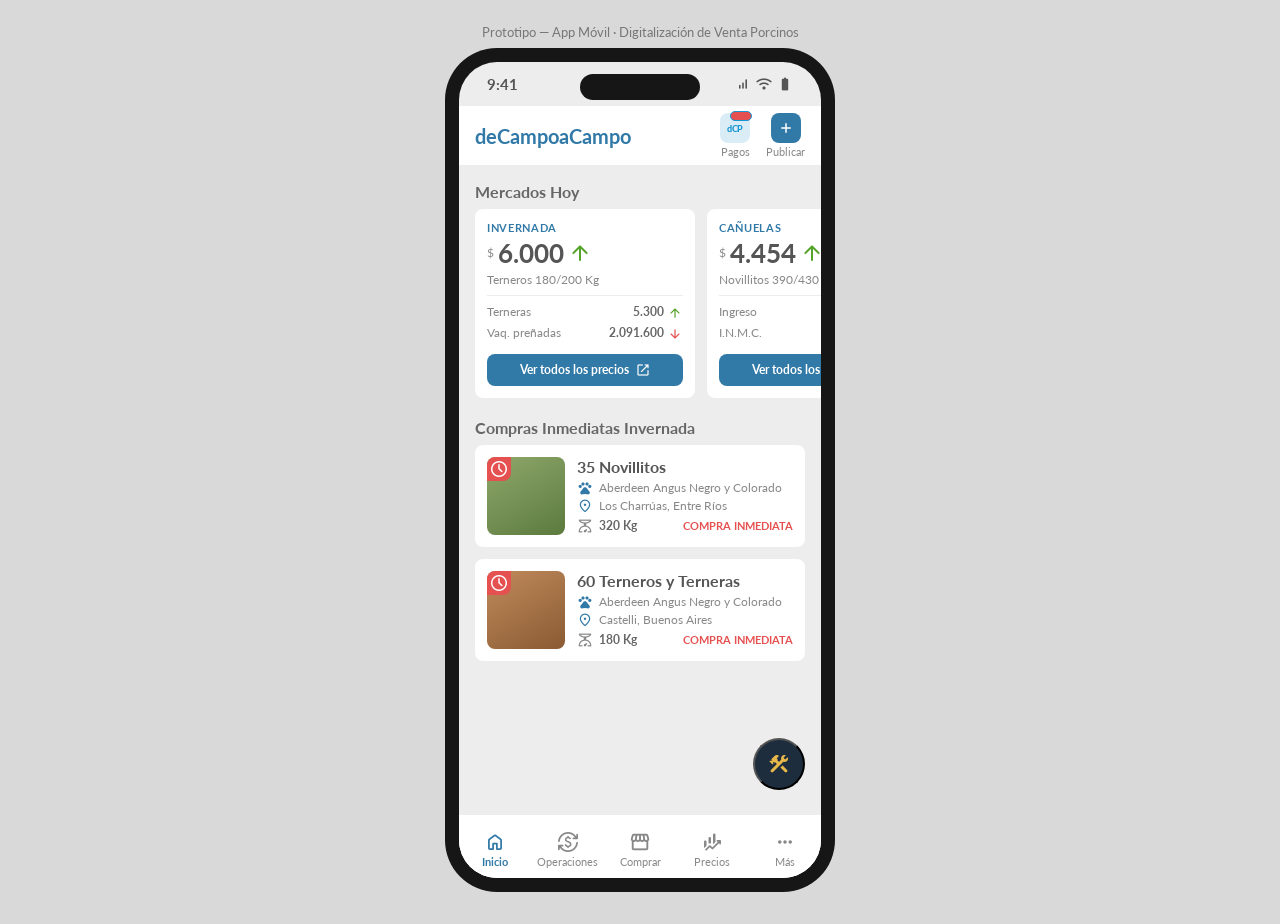
<file: vendedora/venta-porcinos-app.html>
<!DOCTYPE html>
<html lang="es">
<head>
<meta charset="UTF-8"/>
<meta name="viewport" content="width=device-width, initial-scale=1.0"/>
<title>Digitalización de Venta — Porcinos (App)</title>
<link href="https://fonts.googleapis.com/css2?family=Lato:ital,wght@0,400;0,700;0,900;1,400;1,700&display=swap" rel="stylesheet"/>
<link href="https://fonts.googleapis.com/css2?family=Material+Symbols+Rounded:opsz,wght,FILL,GRAD@24,400,0,0" rel="stylesheet"/>
<style>
/* ══════════════════════════════════════════════════════════════
   TOKENS — mapeados 1:1 desde 04_templates/04_assets/design-system/Design_dCaC.md
   (mismo bloque que el prototipo web — ver prototype-venta-porcinos-web.html)
   ══════════════════════════════════════════════════════════════ */
:root{
  /* Paleta y Typescale reales del Figma "Mobile - Faena: Ventas" (mis_ops_faena_app.css)
     + medidas del form real de react-stage. Ver prototype-venta-porcinos-web.html. */
  --brand:#3179A7; --brand-dark:#1C4E79; --brand-light:#DAEDF7; --brand-mid:#BFD5E4; --brand-deep:#1B435C; --brand-dcp:#1795D0;
  --bg-page:#EDEDED; --bg-1:#FFFFFF; --bg-2:#F8F8F8; --bg-3:#E8E8E8;
  --border-tertiary:#EDEDED; --border-secondary:#C0C0C0; --border-hair:#E8E8E8;
  --content-primary:#555555; --content-secondary:#666666; --content-tertiary:#888888;
  --content-quaternary:#A4A4A4; --content-section:#808080; --content-disabled:#C0C0C0;
  --positive:#54A228; --positive-strong:#55A32A; --positive-dark:#1E721E; --positive-bg:#E0EFD8; --positive-border:#CAE2BD;
  --warning:#A3972A; --warning-bg:#F7F5E7; --warning-border:#E7E0B4;
  --negative:#E55050; --negative-dark:#C03030; --negative-bg:#FDEFEF; --negative-border:#F8CECE;
  --alert-info-bg:#F4F8FA; --alert-info-text:#153346;
  --alert-warn-bg:#FDFCF9; --alert-warn-text:#4B4106;
  --alert-neg-bg:#FEF7F7; --alert-neg-text:#612929;
  --fs-display:20px; --fs-title:18px; --fs-heading:16px; --fs-body1:13px; --fs-label:14px; --fs-sub:12px; --fs-caption:11px; --fs-micro:10px; --fs-nano:9px;
  --lh-title2:19px; --lh-title3:17px; --lh-body2:14px; --lh-caption:13px; --lh-xs:14px;
  --fw-regular:400; --fw-semibold:600; --fw-bold:700; --fw-heavy:800; --fw-black:900;
  --sp-xxs:2px; --sp-xs:4px; --sp-sm:8px; --sp-md:12px; --sp-lg:16px; --sp-xl:24px; --sp-xxl:32px; --sp-xxxl:40px;
  --r4:4px; --r6:6px; --r8:8px; --r12:12px; --r16:16px; --r999:999px;
}
*,*::before,*::after{box-sizing:border-box;margin:0;padding:0}
body{font-family:'Lato',sans-serif;font-size:var(--fs-label);color:var(--content-primary);background:#d9d9d9;min-height:100vh}
.ms{font-family:'Material Symbols Rounded';font-weight:400;font-style:normal;line-height:1;letter-spacing:normal;text-transform:none;display:inline-block;white-space:nowrap;word-wrap:normal;direction:ltr;vertical-align:middle}
.ms-16{font-size:16px!important}.ms-18{font-size:18px!important}.ms-20{font-size:20px!important}.ms-22{font-size:22px!important}.ms-24{font-size:24px!important}.ms-32{font-size:32px!important}.ms-48{font-size:48px!important}

/* ── tx.* — tokens semánticos de texto (idéntico al prototipo web) ── */
.tx-title{font-size:var(--fs-title);font-weight:var(--fw-black);color:var(--content-primary)}
.tx-card-title{font-size:var(--fs-heading);font-weight:var(--fw-black);color:var(--content-primary)}
.tx-heading{font-size:var(--fs-heading);font-weight:var(--fw-bold);color:var(--content-primary)}
.tx-label{font-size:var(--fs-label);font-weight:var(--fw-bold);color:var(--content-primary)}
.tx-body-muted{font-size:var(--fs-label);font-weight:var(--fw-regular);color:var(--content-tertiary)}
.tx-sublabel{font-size:var(--fs-sub);font-weight:var(--fw-bold);color:var(--content-primary)}
.tx-section-label{font-size:var(--fs-sub);font-weight:var(--fw-bold);color:var(--content-tertiary);text-transform:uppercase;letter-spacing:.05em}
.tx-overline{font-size:var(--fs-micro);font-weight:var(--fw-bold);color:var(--content-tertiary);text-transform:uppercase;letter-spacing:.08em}
.tx-caption{font-size:var(--fs-caption);color:var(--content-tertiary)}

/* ══════════════════════════════════════════════════════════════
   MARCO DE DISPOSITIVO — envoltorio decorativo, no forma parte del design system.
   Contiene la pantalla de la app a un viewport mobile fijo (390×844, iPhone-class).
   ══════════════════════════════════════════════════════════════ */
/* ── [F mobile] Pregunta de especie: card blanca, título en mayúsculas
   centrado y dos botones a lo ancho ── */
.card-especie{background:var(--bg-1);border-radius:var(--r12);padding:var(--sp-lg);display:flex;flex-direction:column;gap:var(--sp-md);
  box-shadow:0 2px 16px rgba(0,0,0,.08)}
.ce-title{text-align:center;font-size:var(--fs-sub);font-weight:var(--fw-bold);letter-spacing:.06em;text-transform:uppercase;
  color:var(--content-tertiary);margin-bottom:var(--sp-xs)}
.ce-note{background:var(--alert-info-bg);border-radius:var(--r8);padding:var(--sp-md);font-size:var(--fs-sub);
  line-height:1.5;color:var(--content-secondary)}
.proto-label{text-align:center;color:#777;font-size:13px;margin:24px 0 8px;font-family:'Lato',sans-serif}
.device{width:390px;height:844px;margin:0 auto 40px;background:#161616;border-radius:52px;padding:14px}
.device-screen{width:100%;height:100%;background:var(--bg-page);border-radius:38px;overflow:hidden;position:relative;transform:translateZ(0)}
.status-bar{position:absolute;top:0;left:0;right:0;height:44px;display:flex;align-items:center;justify-content:space-between;padding:0 28px;z-index:80;font-size:15px;font-weight:700;color:var(--content-primary);pointer-events:none}
.status-bar .si{display:flex;align-items:center;gap:5px}
.notch{position:absolute;top:12px;left:50%;transform:translateX(-50%);width:120px;height:26px;background:#161616;border-radius:20px;z-index:90}

/* ── Screen — contenedor raíz de cada pantalla (Design_dCaC.md § Componentes › Screen) ── */
.mscreen{position:absolute;top:44px;left:0;right:0;bottom:0;display:none;flex-direction:column;background:var(--bg-page);animation:fadeSlideIn 200ms ease}
.mscreen.on{display:flex}
@keyframes fadeSlideIn{from{opacity:0;transform:translateY(6px)}to{opacity:1;transform:translateY(0)}}
.mscroll{flex:1;overflow-y:auto;-webkit-overflow-scrolling:touch}
.mpad{padding:var(--sp-lg) var(--sp-lg) 24px}

/* ── BackHeader (Design_dCaC.md § Componentes › BackHeader) ── */
.bh{height:60px;flex-shrink:0;background:var(--bg-1);border-bottom:1px solid var(--border-tertiary);display:flex;align-items:center;padding:0 var(--sp-sm);position:relative;z-index:20}
.bh-back{width:32px;height:32px;flex-shrink:0;display:flex;align-items:center;justify-content:center;color:var(--brand);cursor:pointer;background:none;border:none;overflow:hidden}
.bh-title{flex:1;text-align:center;font-size:var(--fs-label);font-weight:var(--fw-bold);color:var(--content-primary);white-space:nowrap;overflow:hidden;text-overflow:ellipsis;padding:0 4px}
.bh-right{width:32px;flex-shrink:0;display:flex;justify-content:flex-end}
.bh-icon-btn{width:32px;height:32px;display:flex;align-items:center;justify-content:center;color:var(--content-secondary);background:none;border:none;cursor:pointer}

/* ── Top bar simple (pantallas raíz de tab: sin back, con nombre de app) ── */
.tb{height:60px;flex-shrink:0;background:var(--bg-1);border-bottom:1px solid var(--border-tertiary);display:flex;align-items:center;justify-content:space-between;padding:0 var(--sp-lg);z-index:20}
.tb .appname{font-size:var(--fs-display);font-weight:var(--fw-bold);color:var(--brand)}

/* ── BottomNav (Design_dCaC.md § Componentes › BottomNav) ── */
.bn{height:64px;flex-shrink:0;background:var(--bg-1);border-top:1px solid var(--border-tertiary);display:flex;align-items:flex-end;justify-content:space-around;padding-bottom:10px;z-index:30}
.bn-item{flex:1;display:flex;flex-direction:column;align-items:center;gap:2px;color:var(--content-tertiary);cursor:pointer;background:none;border:none;font-family:inherit}
.bn-item .ms{font-size:22px}
.bn-item .lbl{font-size:11px;font-weight:var(--fw-regular)}
.bn-item.active{color:var(--brand)}
.bn-item.active .lbl{font-weight:var(--fw-bold)}
.bn-item.active .dot{width:4px;height:4px;border-radius:var(--r999);background:var(--brand);margin-top:1px}
.bn-item .dot{width:4px;height:4px;margin-top:1px}
.bn-fab{width:44px;height:44px;border-radius:var(--r999);background:var(--brand);display:flex;align-items:center;justify-content:center;margin-top:-16px;color:#fff;cursor:pointer;flex-shrink:0;border:none}
.bn-fab .ms{font-size:22px;color:#fff}

/* ── Btn (Design_dCaC.md § Componentes › Btn) — idéntico al prototipo web ── */
.btn{display:inline-flex;align-items:center;justify-content:center;gap:var(--sp-xs);padding:var(--sp-md) var(--sp-lg);border-radius:var(--r8);border:none;cursor:pointer;font-family:inherit;font-size:var(--fs-sub);font-weight:var(--fw-bold);white-space:nowrap}
.btn .ms{font-size:18px!important}
.btn-block{width:100%}
.btn-primary{background:var(--brand);color:#fff}
.btn-primary:disabled{background:var(--border-secondary);color:var(--content-tertiary);opacity:.75;cursor:not-allowed}
.btn-secondary{background:var(--brand-light);color:var(--brand-dark)}
.btn-tertiary{background:transparent;color:var(--brand);padding-left:var(--sp-sm);padding-right:var(--sp-sm)}
.btn-tertiary:disabled{color:var(--content-tertiary);opacity:.75}
.btn-destructive-tertiary{background:transparent;color:var(--negative);padding-left:var(--sp-sm);padding-right:var(--sp-sm)}

/* ── TabSwitcher (Design_dCaC.md § Componentes › TabSwitcher) ── */
/* [F mobile] selector de dos opciones: una caja con borde partida al medio,
   la opción activa en celeste con el texto en brand-dark bold */
.tsw{background:var(--bg-1);border:1px solid var(--border-tertiary);border-radius:var(--r8);display:flex;overflow:hidden;height:40px}
.tsw-item{flex:1;text-align:center;font-size:var(--fs-label);font-weight:var(--fw-regular);color:var(--content-tertiary);cursor:pointer;background:none;border:none;font-family:inherit}
.tsw-item+.tsw-item{border-left:1px solid var(--border-tertiary)}
.tsw-item.on{background:var(--brand-light);color:var(--brand-dark);font-weight:var(--fw-bold)}
.tsw-item:disabled{cursor:default;color:var(--content-disabled)}

/* ── Toggle (Design_dCaC.md § Componentes › Toggle) ── */
.tgl{width:44px;height:24px;border-radius:var(--r12);background:var(--border-secondary);position:relative;cursor:pointer;transition:background 200ms ease;flex-shrink:0}
.tgl.on{background:var(--brand)}
.tgl .thumb{width:16px;height:16px;border-radius:var(--r999);background:#fff;position:absolute;top:4px;left:4px;transition:left 200ms ease}
.tgl.on .thumb{left:24px}

/* ── Alert (Design_dCaC.md § Componentes › Alert) — idéntico al prototipo web ── */
.alert{border-radius:var(--r8);padding:var(--sp-md);display:flex;gap:var(--sp-sm);align-items:flex-start}
.alert .ms{margin-top:1px;flex-shrink:0}
.alert .at{font-size:12px;font-weight:var(--fw-bold);font-style:italic}
.alert .ab{font-size:12px;font-style:italic;margin-top:2px}
.alert-info{background:var(--alert-info-bg);border:1px solid var(--brand-mid);color:var(--alert-info-text)}
.alert-info .ms{color:var(--alert-info-text)}
.alert-warn{background:var(--alert-warn-bg);border:1px solid var(--warning-border);color:var(--alert-warn-text)}
.alert-warn .ms{color:var(--alert-warn-text)}
.alert-neg{background:var(--alert-neg-bg);border:1px solid var(--negative-border);color:var(--alert-neg-text)}
.alert-neg .ms{color:var(--alert-neg-text)}

/* ── Badge (Design_dCaC.md § Componentes › Badge) ── */
.badge{display:inline-flex;align-items:center;gap:5px;border-radius:var(--r999);border:1px solid;padding:4px 10px;font-size:10px;font-weight:600;text-transform:uppercase}
.badge .dot{width:6px;height:6px;border-radius:var(--r999)}
.badge-green{background:var(--positive-bg);border-color:var(--positive-border);color:var(--positive)}
.badge-green .dot{background:var(--positive)}
.badge-yellow{background:var(--warning-bg);border-color:var(--warning-border);color:var(--warning)}
.badge-yellow .dot{background:var(--warning)}
.badge-red{background:var(--negative-bg);border-color:var(--negative-border);color:var(--negative)}
.badge-red .dot{background:var(--negative)}

/* ── Tarjetas / secciones ── */
.card{background:var(--bg-1);border-radius:var(--r8);padding:var(--sp-lg);margin-bottom:var(--sp-md)}
/* [F mobile] rótulo de sección adentro de la card */
.fsec{font-size:var(--fs-sub);font-weight:var(--fw-bold);letter-spacing:.05em;text-transform:uppercase;
  color:var(--content-tertiary);margin:var(--sp-md) 0 var(--sp-sm)}
.card>.fsec:first-child{margin-top:0}
.section-label{font-size:var(--fs-sub);font-weight:var(--fw-bold);color:var(--content-tertiary);text-transform:uppercase;letter-spacing:.05em;margin:var(--sp-xl) 0 var(--sp-sm)}
.section-label:first-child{margin-top:0}

/* ── Campos de formulario (stack vertical mobile) ── */
.mfield{margin-bottom:var(--sp-md)}
.mfield:last-child{margin-bottom:0}
/* [F mobile] etiqueta chica en gris arriba del campo, no en brand bold */
.mflabel{font-size:var(--fs-sub);line-height:16px;font-weight:var(--fw-regular);color:var(--content-tertiary);margin-bottom:var(--sp-xs);display:flex;align-items:center;gap:4px}
.mflabel .req{color:var(--negative)}
/* [F mobile] campos compactos: alto 40, texto 14 */
.minp,.msel{width:100%;height:40px;border:1px solid var(--border-tertiary);border-radius:var(--r8);padding:0 var(--sp-md);font-family:inherit;font-size:var(--fs-label);color:var(--content-secondary);background:var(--bg-1)}
.minp.pre,.msel.pre{background:var(--brand-light);border-color:var(--brand-mid)}
.minp:disabled{background:var(--bg-2);color:var(--content-tertiary)}
.minp.partial,.msel.partial{background:var(--warning-bg);border-color:var(--warning-border)}
.minp-suf{position:relative}
.minp-suf .minp{padding-right:44px}
.minp-suf .suf{position:absolute;right:var(--sp-md);top:0;height:40px;display:flex;align-items:center;font-size:var(--fs-label);color:var(--content-tertiary)}
.fixval{font-size:var(--fs-label);font-weight:var(--fw-bold);color:var(--content-secondary);
  min-height:40px;display:flex;align-items:center}
.mdisp{height:40px;border-radius:var(--r8);background:var(--bg-2);display:flex;align-items:center;gap:6px;padding:0 var(--sp-md);color:var(--content-secondary);font-size:var(--fs-label)}
.hlp{background:none;border:none;color:var(--warning-text-dark,#4B4106);cursor:pointer;display:inline-flex;padding:0}
.mrow2{display:grid;grid-template-columns:1fr 1fr;gap:var(--sp-sm)}
/* los campos de fecha traen un ancho mínimo propio: sin esto desbordan la card */
.mrow2>*{min-width:0}
.minp,.msel{max-width:100%;min-width:0}
.minp[type=date]{padding:0 var(--sp-sm);font-size:var(--fs-sub)}

/* ── Choice cards (¿Tenés los DTEs?) ── */
.choice-card{background:var(--bg-1);border-radius:var(--r8);padding:var(--sp-xl);text-align:center;margin-bottom:var(--sp-md)}
.choice-card .ms{color:var(--content-tertiary)}
.choice-title{font-size:var(--fs-heading);font-weight:var(--fw-black);color:var(--content-primary);margin:var(--sp-sm) 0 4px}
.choice-sub{font-size:var(--fs-sub);color:var(--content-tertiary);margin-bottom:var(--sp-md)}

/* ── Upload de DTEs ── */
/* [F mobile] Carga de DTEs: un bloque por jaula — rótulo "JAULA n" con el link
   Eliminar a la derecha, la caja verde del documento cargado, y al final el
   botón celeste para adjuntar el próximo. */
.upload-area{background:var(--alert-info-bg);border-radius:var(--r8);padding:var(--sp-md);display:flex;align-items:center;justify-content:center;
  gap:var(--sp-sm);cursor:pointer;color:var(--brand);font-size:var(--fs-label);font-weight:var(--fw-bold)}
.upload-area:active{background:var(--brand-light)}
.jaula-lbl{display:flex;align-items:center;justify-content:space-between;margin:var(--sp-md) 0 var(--sp-xs)}
.jaula-lbl .l{font-size:var(--fs-sub);font-weight:var(--fw-bold);letter-spacing:.06em;text-transform:uppercase;color:var(--content-tertiary)}
.jaula-lbl .del{background:none;border:none;cursor:pointer;font-family:inherit;font-size:var(--fs-sub);font-weight:var(--fw-bold);color:var(--negative)}
.file-chip{background:var(--positive-bg);border-radius:var(--r8);padding:var(--sp-md);display:flex;align-items:center;justify-content:center;
  gap:var(--sp-sm);font-size:var(--fs-label);font-weight:var(--fw-bold);color:var(--positive-dark)}
.file-chip .ms{color:var(--positive-dark)}
.file-chip .sub{font-size:var(--fs-sub);font-weight:var(--fw-regular);font-style:italic;opacity:.85}

/* ── Spinner ── */
.spinner{width:40px;height:40px;border:3px solid var(--brand-mid);border-top-color:var(--brand);border-radius:var(--r999);animation:spin .8s linear infinite;margin:0 auto var(--sp-lg)}
@keyframes spin{to{transform:rotate(360deg)}}

/* ── Progreso de wizard (Paso 1/2) ── */
.wprog{display:flex;align-items:center;gap:var(--sp-sm);padding:var(--sp-sm) var(--sp-lg);background:var(--bg-1);border-bottom:1px solid var(--border-tertiary)}
.wp-steps{display:flex;gap:4px}
.wp-step{width:20px;height:4px;border-radius:var(--r999);background:var(--border-secondary)}
.wp-step.done,.wp-step.current{background:var(--brand)}
.wprog .wlbl{font-size:var(--fs-caption);color:var(--content-tertiary);font-weight:var(--fw-bold)}

/* ── Barra de contexto de lote (adaptación mobile de .lote-ctx) ── */
.mlctx{display:none;background:var(--bg-1);border-bottom:1px solid var(--border-tertiary);padding:var(--sp-sm) var(--sp-lg) 0;gap:2px;flex-direction:column;text-align:center}
.mlctx.on{display:flex}
.mlctx .l1{display:flex;align-items:center;justify-content:center;gap:6px}
.mlctx .lnum{width:20px;height:20px;border-radius:var(--r999);background:var(--brand-light);color:var(--brand-dark);font-size:11px;font-weight:var(--fw-bold);display:flex;align-items:center;justify-content:center;flex-shrink:0}
.mlctx .ldate{font-size:var(--fs-label);font-weight:var(--fw-bold);color:var(--brand)}
.mlctx .lroute{font-size:var(--fs-sub);color:var(--content-tertiary);overflow:hidden;text-overflow:ellipsis;white-space:nowrap}
.mlctx .ldtes{display:flex;margin-top:var(--sp-sm);border-top:1px solid var(--border-tertiary)}
.mlctx .ldtes>.dte-pop-anchor{flex:1;display:flex;justify-content:center;padding:var(--sp-sm) 0}
.mlctx .dte-chip-link{background:none;border:none;color:var(--brand);font-size:11px;font-weight:var(--fw-bold);display:flex;align-items:center;gap:3px;cursor:pointer;padding:2px 0}

/* ── Pre-banner (precarga DTE) ── */
.pre-banner{display:none;align-items:center;gap:var(--sp-sm);padding:var(--sp-sm) var(--sp-lg);font-size:var(--fs-caption);font-weight:var(--fw-bold)}
.pre-banner.info{background:var(--alert-info-bg);color:var(--alert-info-text)}
.pre-banner.warn{background:var(--alert-warn-bg);color:var(--alert-warn-text)}

/* ── sum-bar (resumen de tropa en Paso 2) ── */
.sum-bar{background:var(--bg-1);border-radius:var(--r8);padding:var(--sp-sm) var(--sp-md);margin:var(--sp-md) var(--sp-lg) 0;display:flex;flex-wrap:wrap;gap:4px;font-size:var(--fs-caption);color:var(--content-secondary)}
.sum-bar .ssep{color:var(--border-secondary)}
.sum-bar .sp{font-weight:var(--fw-bold);color:var(--content-primary)}

/* ── Tabla de jaulas / precios adaptada a mobile: tarjetas anidadas radio 8 dentro de card radio 16 ── */
.mnest{background:var(--bg-1);border:1px solid var(--border-tertiary);border-radius:var(--r8);margin-bottom:var(--sp-sm);position:relative;overflow:hidden}
.mnest .mn-body{padding:var(--sp-md)}
.mnest .mn-head{display:flex;justify-content:space-between;align-items:center;background:var(--bg-2);padding:var(--sp-sm) var(--sp-md)}
.mnest .mn-title{font-size:var(--fs-sub);font-weight:var(--fw-bold);letter-spacing:.05em;text-transform:uppercase;color:var(--content-secondary)}
.mnest .mn-del{background:none;border:none;color:var(--content-tertiary);cursor:pointer;display:flex}
.mnest .mn-del:hover{color:var(--negative)}
.madd{display:flex;align-items:center;justify-content:center;gap:6px;color:var(--brand);font-size:var(--fs-sub);font-weight:var(--fw-bold);padding:var(--sp-sm) 0;cursor:pointer;background:none;border:none;width:100%}
.mtable-empty{font-size:var(--fs-caption);color:var(--content-tertiary);text-align:center;padding:var(--sp-md) 0}
.mtoggle-row{display:flex;align-items:center;gap:var(--sp-sm);margin-top:var(--sp-sm)}
.mtoggle-row .lbl{font-size:var(--fs-sub);color:var(--content-secondary);flex:1}

/* ── CTA bar fija al fondo de pantalla de formulario ── */
.mcta{flex-shrink:0;background:var(--bg-1);border-top:1px solid var(--border-tertiary);padding:var(--sp-md) var(--sp-lg);display:flex;gap:var(--sp-sm)}
.mcta .btn{flex:1}

/* ── Resumen de Lotes (mobile) ── */
.lote-card{background:var(--bg-1);border-radius:var(--r8);margin-bottom:var(--sp-md);overflow:hidden}
.lote-card.failed{border:1px solid var(--negative-border)}
.lote-head{display:flex;align-items:center;gap:var(--sp-sm);padding:var(--sp-md) var(--sp-lg) var(--sp-sm)}
.lote-num{width:22px;height:22px;border-radius:var(--r999);background:var(--brand-light);color:var(--brand-dark);font-size:12px;font-weight:var(--fw-bold);display:flex;align-items:center;justify-content:center;flex-shrink:0}
.lote-flex1{flex:1;min-width:0}
/* [F mobile] fecha en brand bold, la ruta en su propia línea debajo,
   y la banda de resumen con los números en bold separados por filetes */
.lote-date{flex:1;font-size:var(--fs-label);font-weight:var(--fw-bold);color:var(--brand)}
.lote-route{padding:0 var(--sp-lg) var(--sp-sm);font-size:var(--fs-sub);color:var(--content-tertiary);
  display:block;overflow:hidden;white-space:nowrap;text-overflow:ellipsis}
.lote-summary{display:flex;background:var(--bg-2);padding:var(--sp-xs) var(--sp-lg);font-size:var(--fs-sub);color:var(--content-tertiary)}
.lote-summary span{padding:0 var(--sp-sm)}
.lote-summary span:first-child{padding-left:0}
.lote-summary span+span{border-left:1px solid var(--border-tertiary)}
.lote-summary b{color:var(--content-secondary)}
.lote-dte-row{display:flex;align-items:center;gap:var(--sp-sm);padding:var(--sp-sm) var(--sp-lg);border-top:1px solid var(--border-tertiary);position:relative}
.lote-dte-row>.ms{color:var(--content-quaternary)}
.lote-dte-row .dtn{font-size:var(--fs-sub);color:var(--content-tertiary);flex-shrink:0}
.lote-dte-row .fn{flex:1;font-size:var(--fs-sub);font-weight:var(--fw-bold);color:var(--content-secondary);cursor:pointer;overflow:hidden;text-overflow:ellipsis;white-space:nowrap}
.lote-dte-cab{font-size:var(--fs-caption);font-style:italic;color:var(--content-tertiary);white-space:nowrap}
.lote-mover{background:none;border:none;color:var(--brand);font-size:var(--fs-sub);font-weight:var(--fw-bold);display:flex;align-items:center;cursor:pointer;font-family:inherit}
/* menú de Mover: la lista de lotes + el lote nuevo */
.mover-menu{min-width:130px;padding:var(--sp-xs) 0}
.mover-menu .mv-item{padding:var(--sp-sm) var(--sp-md);color:var(--content-secondary);font-weight:var(--fw-regular)}
.mover-menu .mv-item.on{color:var(--brand);font-weight:var(--fw-bold)}
.mover-menu .mv-item.nuevo{color:var(--brand);border-top:1px solid var(--border-tertiary);margin-top:var(--sp-xs)}
.lote-del{background:none;border:none;color:var(--content-tertiary);cursor:pointer;display:flex;padding:var(--sp-xs)}
.lote-del:hover{color:var(--negative)}
.lote-status{display:inline-flex;align-items:center;gap:5px;border-radius:var(--r999);border:1px solid;padding:3px 8px;font-size:10px;font-weight:600;font-style:italic;white-space:nowrap}
.lote-status .dot{width:6px;height:6px;border-radius:var(--r999)}
.lote-status.success{background:var(--positive-bg);border-color:var(--positive-border);color:var(--positive)}
.lote-status.success .dot{background:var(--positive)}
.lote-status.partial{background:var(--warning-bg);border-color:var(--warning-border);color:var(--warning)}
.lote-status.partial .dot{background:var(--warning)}
.lote-status.failed{background:var(--negative-bg);border-color:var(--negative-border);color:var(--negative)}
.lote-status.failed .dot{background:var(--negative)}
.lote-fail-note{padding:var(--sp-sm) var(--sp-lg) var(--sp-md);font-size:var(--fs-caption);color:var(--negative);font-style:italic}
.lote-foot{padding:var(--sp-md) var(--sp-lg);border-top:1px solid var(--border-tertiary)}
.lote-foot .btn{width:100%}
.lote-add{display:flex;align-items:center;justify-content:center;gap:6px;color:var(--brand);font-size:var(--fs-sub);font-weight:var(--fw-bold);padding:var(--sp-md);cursor:pointer;background:var(--bg-1);border-radius:var(--r8);border:1px dashed var(--brand-mid)}
.dte-pop-anchor{position:relative}
.dte-preview-pop{display:none;position:fixed;left:16px;right:16px;bottom:16px;background:var(--bg-2);border-radius:var(--r8);padding:var(--sp-md);box-sizing:border-box;z-index:150;text-align:left}
.dte-preview-pop.open{display:block}
.dte-preview-pop .fn2{display:flex;align-items:center;gap:6px;font-size:var(--fs-sub);font-weight:var(--fw-bold);color:var(--content-primary);margin-bottom:4px}
.dte-preview-pop .note{font-size:var(--fs-caption);color:var(--content-tertiary)}
.dte-preview-pop .mv-item{display:block;width:100%;text-align:left;padding:var(--sp-sm) 0;background:none;border:none;color:var(--brand);font-size:var(--fs-sub);font-weight:var(--fw-bold);cursor:pointer;font-family:inherit}

/* ── Éxito ── */
/* [F mobile] Éxito: pantalla completa en brand, check blanco con halo,
   título en itálica bold blanco y un solo botón blanco al pie */
.msuccess{flex:1;display:flex;flex-direction:column;align-items:center;justify-content:center;
  padding:var(--sp-xxl) var(--sp-xl);background:var(--brand);text-align:center}
.msuccess .ic{width:118px;height:118px;border-radius:var(--r999);background:rgba(255,255,255,.22);
  display:flex;align-items:center;justify-content:center;margin-bottom:var(--sp-xxl)}
.msuccess .ic .in{width:88px;height:88px;border-radius:var(--r999);background:#fff;display:flex;
  align-items:center;justify-content:center;color:var(--brand)}
.msuccess .ttl{font-size:26px;line-height:32px;font-weight:var(--fw-black);font-style:italic;color:#fff;margin-bottom:var(--sp-xl)}
.msuccess .sub{font-size:var(--fs-label);line-height:20px;color:rgba(255,255,255,.9)}
.msuccess .chip-estado{display:flex;align-items:flex-start;gap:var(--sp-sm);margin-top:var(--sp-xl);max-width:300px;
  background:rgba(255,255,255,.16);border:1px solid rgba(255,255,255,.35);border-radius:var(--r8);
  padding:10px var(--sp-md);font-size:var(--fs-sub);line-height:1.45;color:#fff;text-align:left}
.msuccess .chip-estado .ms{flex-shrink:0;margin-top:1px}
.msuccess .chip-estado b{font-weight:var(--fw-bold)}
.msuccess .acts{position:absolute;left:var(--sp-lg);right:var(--sp-lg);bottom:var(--sp-xl);display:flex;flex-direction:column;gap:var(--sp-sm)}
.msuccess .acts .btn-fin{width:100%;background:#fff;color:var(--brand);border:none;border-radius:var(--r8);
  padding:var(--sp-md) 0;font-family:inherit;font-size:var(--fs-heading);font-weight:var(--fw-bold);cursor:pointer}
.msuccess .acts .btn-ops{background:none;border:none;color:rgba(255,255,255,.9);font-family:inherit;
  font-size:var(--fs-label);font-weight:var(--fw-bold);cursor:pointer;padding:var(--sp-sm) 0}

/* ── Mis Operaciones ── */
.mtabs{display:flex;gap:var(--sp-sm);overflow-x:auto;padding:var(--sp-md) var(--sp-lg) var(--sp-sm)}
.mtabs::-webkit-scrollbar{display:none}
.mtab{flex-shrink:0;font-size:var(--fs-caption);font-weight:var(--fw-bold);color:var(--content-tertiary);padding:6px 12px;border-radius:var(--r999);background:var(--bg-1);display:flex;align-items:center;gap:5px;white-space:nowrap}
.mtab.active{color:var(--brand-dark);background:var(--brand-light)}
.mtab .cnt{background:var(--bg-2);border-radius:var(--r999);padding:0 6px;font-size:10px}
.mtab.active .cnt{background:#fff}
.op-card{background:var(--bg-1);border-radius:var(--r8);margin:0 var(--sp-md) var(--sp-xl);overflow:hidden}
/* Figma mobile: franja superior bg-2 con padding 12/12/8 y gap 4 entre segmentos */
.op-top{padding:12px 12px 8px;background:var(--bg-2)}
.op-desc{display:flex;flex-wrap:wrap;gap:var(--sp-xs);align-items:flex-end;margin-bottom:var(--sp-xs)}
.op-desc .seg-1{font-size:var(--fs-label);line-height:var(--lh-title3);font-weight:var(--fw-regular);color:var(--content-secondary)}
.op-desc .seg-2{font-size:var(--fs-heading);line-height:18px;font-weight:var(--fw-bold);color:var(--brand)}
.op-desc .seg-plain{font-size:var(--fs-label);line-height:20px;font-weight:var(--fw-regular);color:var(--content-secondary)}
.op-desc .seg-muted{font-size:var(--fs-sub);line-height:var(--lh-body2);color:var(--content-quaternary)}
.op-desc .divisor{width:16px;height:0;border-top:1px solid var(--border-tertiary);margin-bottom:6px}
/* fila sociedad/establecimiento: ícono 16 #888 + texto XS bold #888 + ubicación XS itálica */
.op-sub{display:flex;flex-direction:column;gap:2px;padding:var(--sp-md);background:var(--bg-1)}
.op-sub .ln{display:flex;align-items:center;gap:var(--sp-xs)}
.op-sub .ln .ms{color:var(--content-tertiary)}
.op-sub .tt{font-size:var(--fs-micro);line-height:var(--lh-xs);font-weight:var(--fw-bold);color:var(--content-tertiary)}
.op-sub .loc{font-size:var(--fs-micro);line-height:var(--lh-xs);font-style:italic;color:var(--content-tertiary)}
.op-meta{display:flex;align-items:center;justify-content:space-between;gap:var(--sp-xs);padding:var(--sp-md);background:var(--bg-1);border-top:1px solid var(--border-tertiary);font-size:var(--fs-micro);line-height:var(--lh-xs);color:var(--content-tertiary)}
.op-meta b{color:var(--content-secondary)}
.op-body{display:flex;flex-direction:column;gap:var(--sp-xl);padding:var(--sp-xl) var(--sp-md);background:var(--bg-1);border-top:1px solid var(--border-tertiary)}
.op-col{display:flex;flex-direction:column;gap:var(--sp-md)}
.op-col-lbl{font-size:var(--fs-sub);line-height:130%;font-weight:var(--fw-black);color:var(--content-tertiary)}
.op-text{display:flex;flex-direction:column;gap:var(--sp-xs)}
.op-text .lbl2{font-size:var(--fs-sub);line-height:100%;color:var(--content-quaternary)}
.op-text .val{font-size:var(--fs-label);line-height:140%;font-weight:var(--fw-bold);color:var(--content-secondary)}
/* Button-Brand real del Figma mobile: alto 40, radio 6, Lato 700 14/17 */
.btn-brand{display:flex;align-items:center;justify-content:center;gap:var(--sp-sm);width:100%;height:40px;border-radius:var(--r6);background:var(--brand);color:#fff;border:none;font-family:inherit;font-size:var(--fs-label);line-height:var(--lh-title3);font-weight:var(--fw-bold);cursor:pointer}
.op-empty{margin:var(--sp-md) var(--sp-lg) 0;text-align:center;color:var(--content-tertiary);font-size:var(--fs-sub);padding:var(--sp-xl);border:1px dashed var(--border-secondary);border-radius:var(--r8)}

/* ── Lista de navegación (Nueva Operación / Faena) ── */
.nlist{padding:var(--sp-sm) 0}
.nitem{display:flex;align-items:center;gap:var(--sp-md);padding:var(--sp-md) var(--sp-lg);background:var(--bg-1);cursor:pointer;border-bottom:1px solid var(--border-tertiary)}
.nitem .ic{width:36px;height:36px;border-radius:var(--r8);background:var(--brand-light);display:flex;align-items:center;justify-content:center;color:var(--brand);flex-shrink:0}
.nitem .tt{flex:1}
.nitem .tt .t1{font-size:var(--fs-label);font-weight:var(--fw-bold);color:var(--content-primary)}
.nitem .tt .t2{font-size:var(--fs-caption);color:var(--content-tertiary)}
.nitem.disabled{cursor:default;opacity:.55}
.nitem.disabled .ic{background:var(--bg-2);color:var(--content-tertiary)}
.nitem .chev{color:var(--content-tertiary)}
.ntag{font-size:9px;font-weight:700;text-transform:uppercase;color:var(--content-tertiary);background:var(--bg-2);border-radius:var(--r999);padding:2px 6px;margin-left:6px}

/* ── Home placeholder ── */
.home-empty{margin:var(--sp-xl) var(--sp-lg);text-align:center;padding:var(--sp-xxl) var(--sp-lg);background:var(--bg-1);border-radius:var(--r8)}
.home-empty .ms{color:var(--content-tertiary);margin-bottom:var(--sp-md)}
.home-empty .t1{font-size:var(--fs-heading);font-weight:var(--fw-black);color:var(--content-primary);margin-bottom:4px}
.home-empty .t2{font-size:var(--fs-sub);color:var(--content-tertiary)}

/* ── Menú de Operaciones: hoja flotante que sale de la barra inferior ── */
.ops-back{position:absolute;inset:0;background:rgba(0,0,0,.35);opacity:0;pointer-events:none;
  transition:opacity 180ms ease;z-index:100}
.ops-back.on{opacity:1;pointer-events:auto}
.ops-menu{position:absolute;left:var(--sp-sm);right:var(--sp-sm);bottom:70px;background:var(--bg-1);
  border-radius:var(--r16);box-shadow:0 12px 32px rgba(0,0,0,.22);padding:var(--sp-sm) 0;z-index:101;
  transform:translateY(12px) scale(.98);opacity:0;pointer-events:none;transform-origin:bottom center;
  transition:opacity 180ms ease,transform 180ms ease}
.ops-menu.on{opacity:1;transform:none;pointer-events:auto}
.ops-h{padding:var(--sp-sm) var(--sp-lg) var(--sp-xs);font-size:var(--fs-sub);font-weight:var(--fw-bold);
  letter-spacing:.05em;text-transform:uppercase;color:var(--content-tertiary)}
.ops-i{display:flex;align-items:center;gap:var(--sp-md);width:100%;background:none;border:none;cursor:pointer;
  font-family:inherit;text-align:left;padding:var(--sp-md) var(--sp-lg)}
.ops-i+.ops-i{border-top:1px solid var(--border-tertiary)}
.ops-i:active{background:var(--bg-2)}
.ops-i .ic{width:36px;height:36px;border-radius:var(--r8);background:var(--brand-light);display:flex;
  align-items:center;justify-content:center;color:var(--brand);flex-shrink:0}
.ops-i .tt{flex:1;min-width:0}
.ops-i .t1{display:block;font-size:var(--fs-label);font-weight:var(--fw-bold);color:var(--content-primary)}
.ops-i .t2{display:block;font-size:var(--fs-caption);color:var(--content-tertiary);margin-top:1px}
.ops-i .chev{color:var(--content-tertiary)}
.ops-i.off{cursor:default;opacity:.55}
.ops-i.off .ic{background:var(--bg-2);color:var(--content-tertiary)}

/* ── HOME mockeada (referencia: Figma mobile de la app real) ──────────
   No forma parte del alcance de diseño: da contexto para entrar al flujo. */
.tb-acts{display:flex;gap:var(--sp-lg)}
.tb-act{background:none;border:none;cursor:pointer;font-family:inherit;display:flex;flex-direction:column;
  align-items:center;gap:2px;font-size:var(--fs-caption);color:var(--content-tertiary)}
.tb-act .ic{position:relative;width:30px;height:30px;border-radius:var(--r8);display:flex;align-items:center;justify-content:center}
.tb-act .ic.dcp{background:var(--brand-light);color:var(--brand-dcp)}
.tb-act .ic.dcp .dcp-m{font-size:9px;font-weight:900;letter-spacing:-.3px;color:var(--brand-dcp)}
.tb-act .ic.dcp .badge{position:absolute;top:-2px;right:-2px;width:8px;height:8px;border-radius:var(--r999);background:var(--negative)}
.tb-act .ic.pub{background:var(--brand);color:#fff}
.tb-act .ic.pub .ms{color:#fff}
.h-sec{font-size:var(--fs-heading);font-weight:var(--fw-bold);color:var(--content-secondary);padding:var(--sp-lg) var(--sp-lg) var(--sp-sm)}
.h-scroll{display:flex;gap:var(--sp-md);overflow-x:auto;padding:0 var(--sp-lg) var(--sp-xs);scrollbar-width:none}
.h-scroll::-webkit-scrollbar{display:none}
.mkt{flex:0 0 220px;background:var(--bg-1);border-radius:var(--r8);padding:var(--sp-md);display:flex;flex-direction:column;gap:var(--sp-xs)}
.mkt-t{font-size:var(--fs-caption);font-weight:var(--fw-bold);letter-spacing:.06em;color:var(--brand)}
.mkt-p{display:flex;align-items:center;gap:4px;font-size:26px;line-height:30px;font-weight:var(--fw-bold);color:var(--content-primary)}
.mkt-p .cur{font-size:var(--fs-sub);font-weight:var(--fw-regular);color:var(--content-tertiary)}
.mkt-s{font-size:var(--fs-sub);color:var(--content-tertiary)}
.mkt-rows{margin-top:var(--sp-xs);border-top:1px solid var(--border-tertiary);padding-top:var(--sp-sm);display:flex;flex-direction:column;gap:4px}
.mkt-rows div{display:flex;justify-content:space-between;font-size:var(--fs-sub);color:var(--content-tertiary)}
.mkt-rows b{color:var(--content-secondary)}
.up{color:var(--positive)}.down{color:var(--negative)}
.mkt-btn{margin-top:var(--sp-sm);background:var(--brand);color:#fff;border:none;border-radius:var(--r8);padding:8px;
  font-family:inherit;font-size:var(--fs-sub);font-weight:var(--fw-bold);display:flex;align-items:center;justify-content:center;gap:6px;cursor:pointer}
.mkt-btn .ms{color:#fff}
.h-list{padding:0 var(--sp-lg);display:flex;flex-direction:column;gap:var(--sp-md)}
.lot{background:var(--bg-1);border-radius:var(--r8);padding:var(--sp-md);display:flex;gap:var(--sp-md)}
.lot .th{width:78px;height:78px;border-radius:var(--r8);flex-shrink:0;position:relative;display:flex;align-items:flex-start}
.lot .th .ms{background:var(--negative);color:#fff;border-radius:var(--r8) 0 var(--r8) 0;padding:2px}
.lot .th1{background:linear-gradient(150deg,#8FA86B,#5C7A3E)}
.lot .th2{background:linear-gradient(150deg,#C08B5C,#8A5A32)}
.lot-tx{flex:1;min-width:0}
.lot-tx .t1{font-size:var(--fs-heading);font-weight:var(--fw-bold);color:var(--content-primary);margin-bottom:4px}
.lot-tx .ln{display:flex;align-items:center;gap:6px;font-size:var(--fs-sub);color:var(--content-tertiary);margin-bottom:2px}
.lot-tx .ln .ms{color:var(--brand)}
.lot-f{display:flex;align-items:center;justify-content:space-between;margin-top:var(--sp-xs)}
.lot-f .kg{display:flex;align-items:center;gap:6px;font-size:var(--fs-sub);color:var(--content-tertiary)}
.lot-f .kg b{color:var(--content-secondary)}
.lot-f .tag{font-size:var(--fs-caption);font-weight:var(--fw-bold);color:var(--negative)}

/* ── Beneficios (home digitalización) ── */
.benefit-card{background:var(--bg-2);border-radius:var(--r8);padding:var(--sp-lg);margin-bottom:var(--sp-sm);display:flex;gap:var(--sp-md);align-items:flex-start}
.benefit-title{font-size:var(--fs-label);font-weight:var(--fw-black);color:var(--content-primary);margin-bottom:4px}
.benefit-list{list-style:none;font-size:var(--fs-caption);color:var(--content-tertiary)}
.benefit-list li{position:relative;padding-left:16px;margin-bottom:2px}
/* el ícono se dibuja con la familia que carga el prototipo (Rounded);
   con Outlined quedaba escrita la palabra 'check' */
.benefit-list li::before{content:'check';font-family:'Material Symbols Rounded';font-weight:400;position:absolute;left:0;top:1px;font-size:14px;line-height:1;color:var(--positive)}
.legal-box{background:var(--bg-3);border:none;border-radius:var(--r8);padding:var(--sp-md) var(--sp-lg);margin-top:var(--sp-md)}
.legal-notes{list-style:none;font-size:var(--fs-nano);color:var(--content-tertiary)}
.legal-notes li{position:relative;padding-left:10px;margin-bottom:4px}
.legal-notes li::before{content:'•';position:absolute;left:0}
.legal-notes a{color:var(--brand)}

/* ══════════════════════════════════════════════════════════════
   CASUÍSTICAS — bottom sheet flotante (capa de discovery/prototipo,
   deliberadamente ajena al design system del producto — ver PROTOTYPE_NOTES.md)
   ══════════════════════════════════════════════════════════════ */
.cas-fab{position:absolute;right:16px;bottom:88px;width:52px;height:52px;border-radius:var(--r999);background:#1e2d3d;color:#e8b84b;display:flex;flex-direction:column;align-items:center;justify-content:center;cursor:pointer;z-index:200;font-size:9px;font-weight:700}
.cas-fab .cnt{position:absolute;top:-4px;right:-4px;background:#e8b84b;color:#1e2d3d;border-radius:var(--r999);width:18px;height:18px;display:flex;align-items:center;justify-content:center;font-size:10px;font-weight:900}
.cas-sheet{position:absolute;left:0;right:0;bottom:0;top:60px;background:#1e2d3d;color:#dbe4ec;border-radius:20px 20px 0 0;z-index:210;display:none;flex-direction:column;transform:translateY(100%);transition:transform 220ms ease}
.cas-sheet.open{display:flex;transform:translateY(0)}
.cas-top{display:flex;align-items:center;gap:var(--sp-sm);padding:var(--sp-lg) var(--sp-lg) var(--sp-md);border-bottom:1px solid #2c3e50}
.cas-top .ms{color:#e8b84b}
.cas-top h2{font-size:14px;color:#fff;margin-bottom:2px}
.cas-top .sub{font-size:10px;color:#8ea0b3}
.cas-close{margin-left:auto;background:none;border:none;color:#8ea0b3;cursor:pointer;display:flex}
.cas-sim{padding:var(--sp-md) var(--sp-lg);border-bottom:1px solid #2c3e50}
.cas-sim-label{font-size:10px;text-transform:uppercase;letter-spacing:.05em;color:#8ea0b3;margin-bottom:6px;font-weight:700}
.cas-sim-row{margin-bottom:var(--sp-sm)}
.cas-sim-row.disabled{opacity:.4;pointer-events:none}
.cas-sim-title{font-size:11px;color:#dbe4ec;display:block;margin-bottom:4px}
.cas-tabsw{display:flex;gap:3px;background:#16222e;border-radius:var(--r8);padding:3px}
.cas-tabsw-item{flex:1;background:none;border:none;color:#8ea0b3;font-size:10px;font-weight:700;padding:7px 2px;border-radius:var(--r4);cursor:pointer;font-family:inherit}
.cas-tabsw-item.on{background:#e8b84b;color:#1e2d3d}
.cas-sim-btn{width:100%;margin-top:var(--sp-xs);background:#e8b84b;color:#1e2d3d;border:none;border-radius:var(--r8);padding:8px;font-size:11px;font-weight:700;display:flex;align-items:center;justify-content:center;gap:4px;cursor:pointer;font-family:inherit}
.cas-body{flex:1;overflow-y:auto;padding:var(--sp-sm) var(--sp-lg)}
.cas-foot{padding:var(--sp-md) var(--sp-lg);font-size:10px;color:#5c7183;border-top:1px solid #2c3e50}

/* ══════════════════════════════════════════════════════════════
   MIS OPERACIONES — board portado tal cual de mis-ops-venta-porcinos-app.
   Todo su CSS va scopeado bajo .mo para que no pise al del flujo.
   ══════════════════════════════════════════════════════════════ */
/* ══════════════════════════════════════════════════════════════
   MIS OPERACIONES · VENTA PORCINOS — App
   Reconstruido contra los PDF vectoriales del Figma mobile:
   Home · Filters · Vendidas · A cargar · Cargadas · Faenadas ·
   Operaciones con Saldo · Cerradas · Modals Faena Mobile.
   Los datos y las reglas de negocio son los mismos que el
   prototipo web (ver PROTOTYPE_NOTES § 2.3 y la comparativa).
   Frame de referencia: 360×800.
   ══════════════════════════════════════════════════════════════ */
/* ══════════════════════════════════════════════════════════════
   MIS OPERACIONES · VENTA PORCINOS — App
   Reconstruido contra los PDF vectoriales del Figma mobile:
   Home · Filters · Vendidas · A cargar · Cargadas · Faenadas ·
   Operaciones con Saldo · Cerradas · Modals Faena Mobile.
   Los datos y las reglas de negocio son los mismos que el
   prototipo web (ver PROTOTYPE_NOTES § 2.3 y la comparativa).
   Frame de referencia: 360×800.
   ══════════════════════════════════════════════════════════════ */

.mo{
  --brand:#3179A7; --brand-dark:#1C4E79; --brand-light:#DAEDF7; --dcp:#1795D0;
  --bg-page:#EDEDED; --bg-1:#FFFFFF; --bg-2:#F8F8F8;
  --g100:#EDEDED; --g200:#E8E8E8; --g300:#C0C0C0; --g400:#A4A4A4;
  --g500:#888888; --g600:#777777; --g700:#666666; --g800:#555555;
  --verde50:#E0EFD8; --verde100:#54A228; --verde200:#1E721E; --verde-wa:#4CA22F;
  --rojo:#D25859; --amar-bg:#FDFCF9; --amar-bd:#E7E0B4; --amar-tx:#6B5E10;
  /* Typescale del export mobile */
  --t1:16px; --l1:19px;   /* título de card */
  --t2:15px; --l2:18px;   /* valor de fecha */
  --t3:14px; --l3:17px;   /* valor fuerte */
  --b1:13px; --lb1:16px;  /* cuerpo */
  --b2:12px; --lb2:14px;  /* labels */
  --cap:11px; --lcap:13px;
  --mic:10px;
  --sp-xs:4px; --sp-sm:8px; --sp-md:12px; --sp-lg:16px; --sp-xl:24px;
  --r6:6px; --r8:8px; --r999:999px;
  --sh:0 1px 3px rgba(0,0,0,.06);
}

.mo *{box-sizing:border-box;margin:0;padding:0}

.mo body{font-family:'Lato',-apple-system,sans-serif;background:#B9C9D2;color:var(--g800);
  display:flex;align-items:flex-start;justify-content:center;gap:24px;padding:24px;flex-wrap:wrap}

.mo .ms{font-family:'Material Symbols Rounded';font-weight:400;font-style:normal;line-height:1;
  display:inline-block;white-space:nowrap;direction:ltr;vertical-align:middle;-webkit-font-smoothing:antialiased}

.mo .ms-16{font-size:16px}
.mo .ms-20{font-size:20px}
.mo .ms-24{font-size:24px}
.mo .ms-32{font-size:32px}/* ── Chasis del teléfono ── */

/* ── Chasis del teléfono ── */

.mo .phone{width:360px;height:800px;background:var(--bg-page);border-radius:20px;overflow:hidden;
  position:relative;display:flex;flex-direction:column;box-shadow:0 8px 32px rgba(0,0,0,.18);flex-shrink:0}

.mo .sbar{height:32px;background:var(--bg-2);display:flex;align-items:center;justify-content:space-between;
  padding:0 var(--sp-lg);font-size:var(--b1);font-weight:700;color:#111;flex-shrink:0}

.mo .sbar .ic{display:flex;gap:6px;color:#111}/* App bar: flecha a la izquierda, título centrado */
/* App bar: flecha a la izquierda, título centrado */

.mo .abar{height:48px;background:var(--bg-2);display:flex;align-items:center;padding:0 var(--sp-lg);
  gap:var(--sp-md);flex-shrink:0;position:relative;border-bottom:1px solid var(--g100)}

.mo .abar .bk{background:none;border:none;cursor:pointer;color:var(--brand);display:flex;padding:0}

.mo .abar .ti{position:absolute;left:0;right:0;text-align:center;font-size:var(--t1);line-height:var(--l1);
  font-weight:600;color:var(--g800);pointer-events:none}/* Sub-barra: "N Operaciones" en itálica + acceso a Filtros */
/* Sub-barra: "N Operaciones" en itálica + acceso a Filtros */

.mo .sub{height:40px;background:var(--bg-2);display:flex;align-items:center;
  justify-content:space-between;padding:0 var(--sp-lg);flex-shrink:0}

.mo .sub .n{font-size:var(--b1);font-style:italic;color:var(--g600)}

.mo .sub .fl{background:none;border:none;cursor:pointer;font-family:inherit;display:flex;align-items:center;
  gap:6px;font-size:var(--b1);font-weight:700;color:var(--brand)}

.mo .scr{flex:1;overflow-y:auto;overflow-x:hidden;background:var(--bg-page);padding-bottom:var(--sp-lg)}/* Bottom nav */
/* Bottom nav */

.mo .bnav{height:56px;background:var(--bg-1);border-top:1px solid var(--g100);display:flex;flex-shrink:0}

.mo .bnav a{flex:1;display:flex;flex-direction:column;align-items:center;justify-content:center;gap:2px;
  font-size:var(--mic);color:var(--g500);text-decoration:none;cursor:pointer}

.mo .bnav a .ms{color:var(--g500)}

.mo .bnav a.on, .mo .bnav a.on .ms{color:var(--brand)}

.mo .bnav a.on{font-weight:700}/* ══ HOME — lista de estados ══ */

/* ══ HOME — lista de estados ══ */

.mo .grp-lbl{padding:var(--sp-md) var(--sp-lg) var(--sp-sm);font-size:var(--b1);font-weight:700;
  letter-spacing:.06em;text-transform:uppercase;color:var(--g500)}

.mo .card-est{background:var(--bg-1);border-radius:var(--r8);margin:0 var(--sp-md);padding:var(--sp-lg) var(--sp-lg) var(--sp-sm);box-shadow:var(--sh)}

.mo .card-est>h2{font-size:18px;line-height:22px;font-weight:400;color:var(--g500);margin-bottom:var(--sp-sm)}

.mo .est-row{display:flex;align-items:center;gap:var(--sp-sm);padding:var(--sp-md) 0;border-top:1px solid var(--g100);
  background:none;border-left:none;border-right:none;border-bottom:none;width:100%;cursor:pointer;font-family:inherit;text-align:left}

.mo .est-row .nm{font-size:var(--t3);line-height:var(--l3);font-weight:700;color:var(--g800)}

.mo .est-row .cn{min-width:20px;height:20px;border-radius:var(--r999);background:var(--g100);color:var(--g600);
  font-size:var(--cap);font-style:italic;display:inline-flex;align-items:center;justify-content:center;padding:0 6px}

.mo .est-row .ch{margin-left:auto;color:var(--brand)}/* ══ CARD DE TROPA ══ */

/* ══ CARD DE TROPA ══ */

.mo .tc{background:var(--bg-1);border-radius:var(--r8);margin:var(--sp-md) var(--sp-md) 0;overflow:hidden;box-shadow:var(--sh)}/* el header va sobre gris; el cambio de color hace de separador, no hay línea */
/* el header va sobre gris; el cambio de color hace de separador, no hay línea */

.mo .tc-h{background:var(--bg-2);padding:var(--sp-md) var(--sp-lg);display:flex;align-items:baseline;gap:6px;flex-wrap:wrap}

.mo .tc-h .j{font-size:var(--t1);line-height:var(--l1);color:var(--brand)}

.mo .tc-h .c{font-size:var(--t1);line-height:var(--l1);font-weight:700;color:var(--brand)}

.mo .tc-h .k{font-size:var(--t3);line-height:var(--l3);color:var(--g600)}

.mo .tc-h .id{margin-left:auto;font-size:var(--b1);color:var(--g400)}

.mo .tc-r{padding:var(--sp-md) var(--sp-lg);display:flex;align-items:center;gap:var(--sp-md)}

.mo .tc-r .rzcol{flex:1;min-width:0;display:flex;flex-direction:column;gap:var(--sp-sm)}

.mo .tc-r .rz{font-size:var(--b1);line-height:var(--lb1);color:var(--g800)}

.mo .tc-r .tags{display:flex;align-items:center;gap:var(--sp-md);flex-wrap:wrap}

.mo .tc-r .tg{font-size:var(--b1);line-height:var(--lb1);color:var(--g400);
  display:inline-flex;align-items:center;gap:4px}

.mo .tc-r .tg+.tg{border-left:1px solid var(--g100);padding-left:var(--sp-md)}

.mo .tc-r .tg i{font-style:italic}

.mo .btn-vid{flex-shrink:0;background:#E8F4FA;border:none;border-radius:var(--r6);padding:6px 12px;
  cursor:pointer;font-family:inherit;display:flex;flex-direction:column;align-items:center;gap:3px;
  font-size:var(--mic);color:var(--brand)}

.mo .btn-vid .pl{width:26px;height:18px;border-radius:4px;background:var(--brand);color:#fff;
  display:flex;align-items:center;justify-content:center}

.mo .btn-vid .pl .ms{color:#fff;font-size:14px}/* fila de sociedad / establecimiento + "Ver más" */
/* fila de sociedad / establecimiento + "Ver más" */

.mo .tc-e{padding:var(--sp-md) var(--sp-lg);border-top:1px solid var(--g100);display:flex;align-items:center;gap:var(--sp-md)}

.mo .tc-e .col{flex:1;min-width:0;display:flex;flex-direction:column;gap:var(--sp-xs)}/* una línea por dato: si el nombre no entra, se recorta con puntos suspensivos
   en vez de partirse en dos renglones */
/* una línea por dato: si el nombre no entra, se recorta con puntos suspensivos
   en vez de partirse en dos renglones */

.mo .tc-e .l1, .mo .tc-e .l2{display:flex;align-items:center;gap:6px;min-width:0;
  font-size:var(--b2);line-height:var(--lb2);color:var(--g700);white-space:nowrap}

.mo .tc-e .l1 b, .mo .tc-e .l2 b{overflow:hidden;text-overflow:ellipsis}

.mo .tc-e .loc{overflow:hidden;text-overflow:ellipsis;min-width:0}

.mo .tc-e .l1 b, .mo .tc-e .l2 b{font-weight:700}

.mo .tc-e .loc{font-style:italic;font-weight:400;color:var(--g500)}

.mo .tc-e .ms{color:var(--g400);flex-shrink:0}

.mo .idtropa{flex-shrink:0;font-size:var(--b1);line-height:var(--lb1);color:var(--g400)}

.mo .vermas{flex-shrink:0;background:none;border:none;cursor:pointer;font-family:inherit;display:flex;
  align-items:center;gap:2px;font-size:var(--b1);font-weight:700;color:var(--brand)}/* dos bloques de fecha */
/* dos bloques de fecha */

.mo .fechas{display:grid;grid-template-columns:1fr 1fr;gap:var(--sp-sm);padding:var(--sp-md) var(--sp-lg);
  border-top:1px solid var(--g100)}/* la acción de la card va en su propia banda, separada por un hairline que
   cruza la card entera (como los otros separadores) */
/* la acción de la card va en su propia banda, separada por un hairline que
   cruza la card entera (como los otros separadores) */

.mo .tc-a{border-top:1px solid var(--g100);padding:var(--sp-md) var(--sp-lg);
  display:flex;flex-direction:column;gap:var(--sp-md)}

.mo .tc-a>*{margin:0!important}

.mo .tc-a .act{margin:0!important;width:100%}

.mo .tc-a .dgrid, .mo .tc-a .pn{margin:0;padding:0}

.mo .tc-a .pn{padding:0}

.mo .tc>.en-card{border-top:1px solid var(--g100);padding-top:var(--sp-md)}

.mo .fbox{background:var(--bg-2);border-radius:var(--r8);padding:var(--sp-md)}

.mo .fbox .d{font-size:var(--t2);line-height:var(--l2);font-weight:700;color:var(--g800)}

.mo .fbox .d span{font-weight:400;color:var(--g500)}

.mo .fbox .l{font-size:var(--cap);line-height:var(--lcap);color:var(--g500);margin-top:2px}/* pie de canal comercial */
/* pie de canal comercial */

.mo .tc-f{padding:var(--sp-md) var(--sp-lg);border-top:1px solid var(--g100);display:flex;flex-direction:column;gap:6px}

.mo .tc-f .li{display:flex;align-items:center;gap:var(--sp-sm);font-size:var(--b2);line-height:var(--lb2);color:var(--g700)}

.mo .tc-f .li .ms{color:var(--g400)}/* ── Duplicar y Editar — acción secundaria, misma fila en todos los estados ── */
/* ── Duplicar y Editar — acción secundaria, misma fila en todos los estados ── */

.mo .dupr{padding:var(--sp-sm) var(--sp-lg) var(--sp-md);border-top:1px solid var(--g100)}

.mo .btn-dup{display:flex;align-items:center;justify-content:center;gap:var(--sp-sm);width:100%;min-height:40px;
  background:none;border:1px solid var(--brand-light);border-radius:var(--r8);cursor:pointer;font-family:inherit;
  font-size:var(--b1);line-height:var(--lb1);font-weight:700;color:var(--brand)}

.mo .btn-dup .ms{color:var(--brand)}/* en Cerradas el botón viaja dentro del aviso de beneficio */
/* en Cerradas el botón viaja dentro del aviso de beneficio */

.mo .dupbox{margin:var(--sp-md) var(--sp-lg);background:var(--brand-light-2,#F1F8FC);border:1px solid var(--brand-light);
  border-radius:var(--r8);padding:var(--sp-md);display:flex;flex-direction:column;gap:var(--sp-sm)}

.mo .dupbox .hd{display:flex;gap:var(--sp-sm);align-items:flex-start}

.mo .dupbox .hd .ms{color:var(--brand);flex-shrink:0}

.mo .dupbox b{display:block;font-size:var(--b1);line-height:var(--lb1);color:var(--g800)}

.mo .dupbox p{font-size:var(--b2);line-height:1.5;color:var(--g600);margin-top:2px}

.mo .dupbox .btn-dup{background:var(--bg-1)}

.mo .dcp-m{width:20px;height:20px;border-radius:var(--r999);background:rgba(255,255,255,.22);color:#fff;
  font-size:8px;font-weight:900;display:inline-flex;align-items:center;justify-content:center;flex-shrink:0;letter-spacing:-.3px}

.mo .dcac{width:16px;height:16px;border-radius:var(--r999);background:var(--brand);color:#fff;font-size:7px;
  font-weight:900;display:inline-flex;align-items:center;justify-content:center;flex-shrink:0;letter-spacing:-.3px}/* ── Acciones ── */

/* ── Acciones ── */

.mo .act{margin:0 var(--sp-lg) var(--sp-md);display:flex;align-items:center;justify-content:center;gap:var(--sp-sm);
  width:calc(100% - 32px);min-height:44px;border-radius:var(--r8);border:none;cursor:pointer;font-family:inherit;
  font-size:var(--t3);line-height:var(--l3);font-weight:700}

.mo .act.pri{background:var(--brand);color:#fff}

.mo .act.pri .ms{color:#fff}

.mo .act.dcp{background:var(--dcp);color:#fff}

.mo .act.dcp .ms{color:#fff}

.mo .act.gh{background:#EAF2F6;color:var(--brand)}

.mo .act.gh .ms{color:var(--brand)}

.mo .act.gh{font-weight:700}

.mo .act.doc{background:var(--verde50);color:var(--verde200)}

.mo .act.doc .ms{color:var(--verde200)}

.mo .act.wa{background:var(--verde-wa);color:#fff}

.mo .act.wa .ms{color:#fff}/* ── Paneles de datos del detalle ── */

/* ── Paneles de datos del detalle ── */

.mo .pn{background:var(--bg-2);border-radius:var(--r8);margin:var(--sp-md) var(--sp-md) 0;overflow:hidden}/* el mismo panel, pero adentro de una card de la lista: los márgenes laterales
   los pone la card, no el panel */
/* el mismo panel, pero adentro de una card de la lista: los márgenes laterales
   los pone la card, no el panel */

.mo .en-card .pn{margin:0 var(--sp-lg) var(--sp-md)}

.mo .en-card .act{margin:0 var(--sp-lg) var(--sp-md);width:calc(100% - 32px)}

.mo .pn>h3{padding:var(--sp-md);text-align:center;font-size:var(--b2);line-height:var(--lb2);font-weight:700;
  letter-spacing:.06em;text-transform:uppercase;color:var(--g500)}

.mo .pn-b{background:var(--bg-1);border-radius:var(--r8);margin:0 var(--sp-sm) var(--sp-sm);padding:0 var(--sp-md)}

.mo .pr{padding:var(--sp-md) 0;border-top:1px solid var(--g100)}

.mo .pr:first-child{border-top:none}

.mo .pr.np{border-top:none;padding-top:0}

.mo .pr .l{font-size:var(--b2);line-height:var(--lb2);color:var(--g500)}

.mo .pr .v{font-size:var(--t3);line-height:var(--l3);font-weight:700;color:var(--g800);margin-top:2px}

.mo .pr .s{font-size:var(--b2);line-height:var(--lb2);color:var(--g500);font-style:italic}

.mo .pr .m{font-size:var(--b2);line-height:var(--lb2);color:var(--g600);margin-top:2px}/* fila de dos columnas dentro de un panel */
/* fila de dos columnas dentro de un panel */

.mo .pr.two{display:flex;justify-content:space-between;gap:var(--sp-md)}

.mo .pr.two>div:last-child{text-align:right}/* tres columnas: Encierre · Balanza · Desbaste, con caption debajo del valor */
/* tres columnas: Encierre · Balanza · Desbaste, con caption debajo del valor */

.mo .pr.tres{display:grid;grid-template-columns:1fr auto auto;gap:var(--sp-md);align-items:start}

.mo .pr.tres>div:nth-child(2){text-align:center}

.mo .pr.tres>div:last-child{text-align:right}

.mo .pr.tres .s{font-style:normal;color:var(--g400);font-size:var(--cap)}/* bloque del operador *//* cuerpo del detalle: todo adentro de la card, en bloques separados por 12 */
/* bloque del operador */
/* cuerpo del detalle: todo adentro de la card, en bloques separados por 12 */

.mo .det{padding:var(--sp-lg);display:flex;flex-direction:column;gap:var(--sp-md);border-top:1px solid var(--g100)}

.mo .det>.pn, .mo .det>.gb, .mo .det>.canal, .mo .det>.oper{margin:0}

.mo .det>.fechas{padding:0;border-top:none}

.mo .det>.act{margin:0;width:100%}

.mo .det .dgrid{padding:0;margin:0}

.mo .dtenro{font-size:var(--b1);line-height:var(--lb1);font-weight:700;color:var(--g500)}/* DTE NRO + acción: el aire lo pone el flex del bloque, no el margen del botón
   — dentro de la card del listado los márgenes de los .act se anulan */
/* DTE NRO + acción: el aire lo pone el flex del bloque, no el margen del botón
   — dentro de la card del listado los márgenes de los .act se anulan */

.mo .gb.dte{display:flex;flex-direction:column;gap:var(--sp-md)}

.mo .gb.dte .dtenro{letter-spacing:.04em;text-transform:uppercase;color:var(--g400)}

.mo .gb.dte .dtenro b{color:var(--g800);letter-spacing:normal}

.mo .gb.dte .act{margin:0!important;width:100%}

.mo .acargo{font-size:var(--b1);line-height:var(--lb1);font-weight:700;color:var(--g500);margin-top:2px}/* Canal Comercial: caja blanca con borde y la marca de agua de dCaC */
/* Canal Comercial: caja blanca con borde y la marca de agua de dCaC */

.mo .canal{position:relative;background:var(--bg-1);border:1px solid var(--g100);border-radius:var(--r8);
  padding:var(--sp-md);display:flex;flex-direction:column;gap:var(--sp-md)}

.mo .canal .wm{position:absolute;top:var(--sp-md);right:var(--sp-md);font-family:Georgia,serif;
  font-size:18px;font-weight:700;color:var(--g100);letter-spacing:-1px}

.mo .canal .cl .l{font-size:var(--b2);line-height:var(--lb2);color:var(--g500)}

.mo .canal .cl .v{font-size:var(--b1);line-height:var(--lb1);font-weight:700;color:var(--g800);margin-top:2px}


.mo .oper{background:var(--bg-2);border-radius:var(--r8);padding:var(--sp-md);
  display:flex;align-items:center;gap:var(--sp-md)}

.mo .oper .av{width:36px;height:36px;border-radius:var(--r999);background:var(--g100);display:flex;
  align-items:center;justify-content:center;color:var(--g500);flex-shrink:0}

.mo .oper .tx{flex:1;min-width:0}

.mo .oper .l{display:block;font-size:var(--b2);line-height:var(--lb2);color:var(--g500)}

.mo .oper .n{display:block;font-size:var(--t3);line-height:var(--l3);font-weight:700;color:var(--g800)}

.mo .oper .ct{background:none;border:none;cursor:pointer;font-family:inherit;font-size:var(--b1);
  font-weight:700;color:var(--brand)}/* grilla de datos (Faenadas) *//* en Cerradas los documentos van apilados a lo ancho, uno por fila */
/* grilla de datos (Faenadas) */
/* en Cerradas los documentos van apilados a lo ancho, uno por fila */

.mo .btn-col{display:flex;flex-direction:column;gap:var(--sp-sm)}

.mo .btn-col .act{margin:0;width:100%}

.mo .dgrid{display:grid;grid-template-columns:1fr 1fr;gap:var(--sp-sm);padding:0 var(--sp-md);margin-top:var(--sp-md)}

.mo .dbox{background:var(--bg-2);border-radius:var(--r8);padding:var(--sp-md)}

.mo .dbox .l{font-size:var(--b2);line-height:var(--lb2);color:var(--g500)}

.mo .dbox .v{font-size:var(--t3);line-height:var(--l3);font-weight:700;color:var(--g800);margin-top:2px}

.mo .dbox .v .u{font-size:var(--b2);font-weight:400;color:var(--g500)}

.mo .dbox.warn .v{color:var(--rojo)}/* aviso amarillo */
/* aviso amarillo */

.mo .warnbox{margin:var(--sp-md) var(--sp-md) 0;background:var(--amar-bg);border:1px solid var(--amar-bd);
  border-radius:var(--r8);padding:var(--sp-md);display:flex;gap:var(--sp-sm);
  font-size:var(--b2);line-height:1.5;color:var(--amar-tx);font-style:italic}

.mo .warnbox .ms{color:#A3972A;flex-shrink:0}/* aviso azul con puntero (dCampoPagos) */
/* aviso azul con puntero (dCampoPagos) */

.mo .infobox{margin:var(--sp-md) var(--sp-md) 0;background:var(--bg-1);border:1px solid var(--brand-light);
  border-radius:var(--r8);padding:var(--sp-md);display:flex;gap:var(--sp-sm)}

.mo .infobox .ms{color:var(--brand);flex-shrink:0}

.mo .infobox b{display:block;font-size:var(--b1);line-height:var(--lb1);color:var(--g800)}

.mo .infobox p{font-size:var(--b2);line-height:1.5;color:var(--g600);margin-top:2px}/* caja de aclaraciones */
/* caja de aclaraciones */

.mo .aclar{background:var(--bg-1);border:1px solid var(--g100);
  border-radius:var(--r8);padding:var(--sp-md)}

.mo .aclar h4{display:flex;align-items:center;gap:6px;font-size:var(--b1);line-height:var(--lb1);
  font-style:italic;font-weight:400;color:var(--g600);margin-bottom:var(--sp-sm)}

.mo .aclar h4 .ms{color:var(--g400)}

.mo .aclar p{font-size:var(--b2);line-height:1.6;font-style:italic;color:var(--g600)}/* ── INFORME COMPLETO — acordeón ── */

/* ── INFORME COMPLETO — acordeón ── */

.mo .inf-t{padding:var(--sp-lg) var(--sp-md) var(--sp-sm);font-size:var(--b1);line-height:var(--lb1);
  font-weight:700;letter-spacing:.06em;text-transform:uppercase;color:var(--g500)}/* Cada sección es una tarjeta: gris clara cuando está cerrada, blanca cuando
   se abre. El título va en azul brand, no sobre una barra celeste. */
/* Cada sección es una tarjeta: gris clara cuando está cerrada, blanca cuando
   se abre. El título va en azul brand, no sobre una barra celeste. */

.mo .sec{margin:0 var(--sp-md) var(--sp-sm);background:var(--bg-2);border-radius:var(--r8);overflow:hidden}

.mo .sec.open{background:var(--bg-1);box-shadow:var(--sh)}

.mo .sec>h4{padding:var(--sp-lg);display:flex;align-items:center;gap:var(--sp-sm);
  font-size:var(--b1);line-height:var(--lb1);font-weight:700;letter-spacing:.04em;
  text-transform:uppercase;color:var(--brand);cursor:pointer}

.mo .sec>h4 .ms{margin-left:auto;color:var(--brand);transition:transform .18s ease}

.mo .sec.open>h4 .ms{transform:rotate(180deg)}/* misma técnica que en web: 0fr → 1fr anima hasta la altura natural */
/* misma técnica que en web: 0fr → 1fr anima hasta la altura natural */

.mo .sec-b{display:grid;grid-template-rows:0fr;transition:grid-template-rows .28s ease}

.mo .sec.open .sec-b{grid-template-rows:1fr}

.mo .sec-b>div{overflow:hidden;min-height:0}

.mo .sb{padding:0 var(--sp-lg) var(--sp-lg)}/* cajitas grises de dato: label chico arriba, valor en bold. Sin ícono. */
/* cajitas grises de dato: label chico arriba, valor en bold. Sin ícono. */

.mo .gb{background:var(--bg-2);border-radius:var(--r8);padding:var(--sp-md)}

.mo .sec.open .gb{background:var(--bg-2)}

.mo .gb .l{font-size:var(--b2);line-height:var(--lb2);color:var(--g500)}

.mo .gb .v{font-size:var(--t3);line-height:var(--l3);font-weight:700;color:var(--g800);margin-top:2px}

.mo .gb .v .u{font-size:var(--b2);font-weight:400;color:var(--g500)}

.mo .gb .s{font-size:var(--cap);line-height:var(--lcap);font-style:italic;color:var(--g500);margin-top:2px}

.mo .gb.neg .v{color:var(--rojo)}

.mo .gb.c{text-align:center}

.mo .gb.c .v{font-size:var(--t1);line-height:var(--l1)}

.mo .gg{display:grid;grid-template-columns:minmax(0,1fr) minmax(0,1fr);gap:var(--sp-sm)}

.mo .gg .full{grid-column:1/-1}/* lista de totales de la liquidación */
/* lista de totales de la liquidación */

.mo .tot-list{background:var(--bg-2);border-radius:var(--r8);padding:var(--sp-md)}

.mo .tot-list .r{display:flex;justify-content:space-between;gap:var(--sp-sm);padding:3px 0;
  font-size:var(--b1);line-height:var(--lb1);color:var(--g600)}

.mo .tot-list .r.b{border-top:1px solid var(--g200);margin-top:var(--sp-sm);padding-top:var(--sp-md);
  font-weight:700;color:var(--g800)}

.mo .tot-list .r.rojo{color:var(--rojo);font-weight:700}

.mo .tot-list .r .ms{color:var(--brand)}/* segmentado Iniciales / Actuales */
/* segmentado Iniciales / Actuales */

.mo .segm{display:flex;align-items:center;gap:var(--sp-md);padding:var(--sp-md);
  background:var(--bg-2);border-radius:var(--r8) var(--r8) 0 0}

.mo .segm .t{flex:1;font-size:var(--b2);font-weight:700;letter-spacing:.04em;text-transform:uppercase;color:var(--g500)}

.mo .segm .sw{display:flex;background:var(--bg-1);border-radius:var(--r6);padding:2px}

.mo .segm button{border:none;background:none;cursor:pointer;font-family:inherit;padding:6px 12px;
  border-radius:var(--r6);font-size:var(--b1);color:var(--g500)}

.mo .segm button.on{background:var(--brand-light);color:var(--brand-dark);font-weight:700}

.mo .uk{font-weight:400;font-size:var(--b2);color:var(--g500)}

.mo .cond-b{background:var(--bg-1);border-radius:0 0 var(--r8) var(--r8);padding:0 var(--sp-md);
  border:1px solid var(--g100);border-top:none}/* historial de pagos */
/* historial de pagos */

.mo .hp{background:var(--bg-2);border-radius:var(--r8);padding:var(--sp-md);margin-bottom:var(--sp-sm)}

.mo .hp .top{display:flex;align-items:center;gap:var(--sp-sm)}

.mo .hp .ico{width:28px;height:28px;border-radius:var(--r999);background:var(--verde50);color:var(--verde100);
  display:flex;align-items:center;justify-content:center;flex-shrink:0}

.mo .hp .mt{flex:1;font-size:var(--t3);line-height:var(--l3);font-weight:700;color:var(--g800)}

.mo .hp .fch{background:var(--g100);border-radius:var(--r999);padding:2px 8px;font-size:var(--cap);
  font-style:italic;color:var(--g600)}

.mo .hp .bot{display:flex;align-items:center;gap:var(--sp-sm);margin-top:var(--sp-sm)}

.mo .hp .bot span{flex:1;font-size:var(--b2);line-height:1.4;color:var(--g600)}

.mo .hp .bot .ms{color:var(--brand)}

.mo .lsub{padding:var(--sp-md) var(--sp-xs) var(--sp-sm);border-top:1px solid var(--g100);margin-top:var(--sp-md);
  font-size:var(--b2);line-height:var(--lb2);font-weight:700;letter-spacing:.04em;text-transform:uppercase;color:var(--g500)}/* Feature-card del informe */
/* Feature-card del informe */

.mo .fc{background:var(--g100);border-radius:var(--r8);padding:var(--sp-md);display:flex;align-items:center;
  gap:var(--sp-md);position:relative}

.mo .fc .ic{width:36px;height:36px;border-radius:var(--r999);background:var(--bg-2);display:flex;
  align-items:center;justify-content:center;color:var(--brand);flex-shrink:0}

.mo .fc .l{font-size:var(--b2);line-height:var(--lb2);color:var(--g500)}

.mo .fc .v{font-size:var(--t3);line-height:var(--l3);font-weight:700;color:var(--g800);margin-top:2px}

.mo .fc .v .u{font-size:var(--b2);font-weight:400;color:var(--g500)}

.mo .fc.bdg-on{padding-top:26px}

.mo .fc .bdg{position:absolute;top:0;right:0;max-width:100%;background:var(--bg-2);border-radius:0 var(--r8);
  padding:2px var(--sp-sm);font-size:var(--mic);line-height:14px;font-weight:700;color:var(--g600);
  display:inline-flex;align-items:center;gap:2px}

.mo .fc .bdg b{color:var(--brand)}

.mo .fc .bdg .ms{font-size:12px}

.mo .fgrid{display:grid;grid-template-columns:1fr 1fr;gap:var(--sp-sm)}

.mo .fgrid .full{grid-column:1/-1}/* tabla de precio */
/* tabla de precio */

.mo .lt{width:100%;border-collapse:collapse;border:1px solid var(--g100);border-radius:var(--r8);overflow:hidden}

.mo .lt th{font-size:var(--mic);line-height:14px;font-weight:700;letter-spacing:.04em;text-transform:uppercase;
  color:var(--g500);padding:8px 6px;border:1px solid var(--g100);text-align:center;background:var(--bg-1)}

.mo .lt th:first-child{color:var(--g800);font-weight:900}

.mo .lt td{font-size:var(--b2);color:var(--g700);padding:10px 6px;border:1px solid var(--g100);text-align:center}

.mo .lt td.n{font-size:var(--t3);font-weight:700;color:var(--brand)}

.mo .lt td.n .cur{font-size:var(--b2);font-weight:400}

.mo .lt tr.tot td{font-weight:900;color:var(--g800)}/* rayado por columna, igual que en web */
/* rayado por columna, igual que en web */

.mo .lt th:nth-child(2), .mo .lt td:nth-child(2){background:var(--bg-2)}

.mo .lt th:first-child, .mo .lt td:first-child{background:var(--bg-1)}

.mo .lt tr.tot td{background:var(--bg-1)}

.mo .lt.mov td, .mo .lt.mov th{border-left:none;border-right:none}

.mo .lt td.pos{color:var(--verde200);font-weight:700}

.mo .lt td.neg{color:var(--rojo);font-weight:700}/* card de número grande */
/* card de número grande */

.mo .nc{background:var(--bg-2);border-radius:var(--r8);padding:var(--sp-md);display:flex;align-items:center;gap:var(--sp-sm)}

.mo .nc .n{font-size:20px;line-height:24px;font-weight:700;color:var(--g800)}

.mo .nc .n .u{font-size:var(--b1);font-weight:400;color:var(--g500)}

.mo .nc .l{font-size:var(--cap);line-height:var(--lcap);color:var(--g500)}

.mo .lby{padding:var(--sp-md) var(--sp-xs) 0;font-size:var(--b2);color:var(--g500);font-style:italic}

.mo .lby b{font-style:normal;color:var(--g700)}/* escalera de pagos */
/* escalera de pagos */

.mo .pgc{background:var(--bg-2);border-radius:var(--r8);padding:var(--sp-md);margin-bottom:var(--sp-sm)}

.mo .pgc .t{font-size:var(--b2);font-weight:700;text-transform:uppercase;letter-spacing:.04em;color:var(--g500);margin-bottom:var(--sp-sm)}

.mo .pgc .r{display:flex;justify-content:space-between;gap:var(--sp-sm);font-size:var(--b1);line-height:var(--lb1);padding:4px 0}

.mo .pgc .r b{font-weight:700;color:var(--g800)}

.mo .pgc .r span{color:var(--g600)}/* ── Buscador (Cerradas) ── */

/* ── Buscador (Cerradas) ── */

.mo .busc{margin:var(--sp-md) var(--sp-md) 0;background:var(--bg-1);border:1px solid var(--g200);
  border-radius:var(--r8);padding:0 var(--sp-md);height:44px;display:flex;align-items:center;gap:var(--sp-sm)}

.mo .busc .ms{color:var(--g400)}

.mo .busc input{flex:1;min-width:0;border:none;outline:none;font-family:inherit;font-size:var(--b1);color:var(--g800);background:none}/* ── Hoja de Filtros ── */

/* ── Hoja de Filtros ── */

.mo .sheet{position:absolute;inset:0;background:rgba(0,0,0,.35);display:none;z-index:60}

.mo .sheet.open{display:block}

.mo .sheet-in{position:absolute;inset:0;background:var(--bg-1);display:flex;flex-direction:column}

.mo .sh-top{padding:var(--sp-lg);display:flex;align-items:center;justify-content:space-between}

.mo .sh-top h2{font-size:var(--t1);line-height:var(--l1);font-weight:700;color:var(--g800)}

.mo .sh-top button{background:none;border:none;cursor:pointer;color:var(--g700);display:flex}

.mo .sh-b{flex:1;overflow-y:auto;padding:0 var(--sp-lg)}

.mo .sh-g{margin-bottom:var(--sp-lg)}

.mo .sh-g h3{font-size:var(--b1);line-height:var(--lb1);font-weight:700;color:var(--g500);margin-bottom:var(--sp-sm)}

.mo .chk{display:flex;align-items:center;gap:var(--sp-md);padding:var(--sp-sm) 0;cursor:pointer;
  font-size:var(--b1);line-height:var(--lb1);color:var(--g800)}

.mo .chk .bx{width:20px;height:20px;border:1.5px solid var(--g300);border-radius:var(--r6);flex-shrink:0;
  display:flex;align-items:center;justify-content:center;color:#fff}

.mo .chk .bx .ms{font-size:14px;display:none}

.mo .chk.on .bx{background:var(--brand);border-color:var(--brand)}

.mo .chk.on .bx .ms{display:block}

.mo .sh-f{padding:var(--sp-lg);display:flex;flex-direction:column;gap:var(--sp-md);align-items:center}

.mo .sh-f .act{margin:0;width:100%}

.mo .sh-rst{background:none;border:none;cursor:pointer;font-family:inherit;display:flex;align-items:center;gap:6px;
  font-size:var(--b1);color:var(--g400)}/* ── Modal a pantalla completa (Datos de Origen) ── */

/* ── Modal a pantalla completa (Datos de Origen) ── */

.mo .modal{position:absolute;inset:0;background:var(--bg-page);display:none;flex-direction:column;z-index:70}

.mo .modal.open{display:flex}

.mo .mchip{background:var(--bg-1);padding:var(--sp-sm) var(--sp-lg);text-align:center;
  font-size:var(--b1);line-height:var(--lb1);border-bottom:1px solid var(--g100)}

.mo .mchip .j{color:var(--brand)}
.mo .mchip .c{font-weight:700;color:var(--brand)}
.mo .mchip .k{color:var(--g600)}

.mo .fld{margin-bottom:var(--sp-md)}

.mo .fld>label{display:block;font-size:var(--b2);line-height:var(--lb2);color:var(--g600);margin-bottom:var(--sp-xs)}

.mo .inp{height:40px;border:1px solid var(--g200);border-radius:var(--r6);display:flex;align-items:center;
  overflow:hidden;background:var(--bg-1)}

.mo .inp input, .mo .inp select{flex:1 1 0;min-width:0;width:100%;border:none;outline:none;background:none;
  font-family:inherit;font-size:var(--b1);color:var(--g800);padding:0 var(--sp-sm)}

.mo .inp .u{background:var(--bg-2);border-left:1px solid var(--g200);align-self:stretch;display:flex;
  align-items:center;padding:0 var(--sp-md);font-size:var(--b1);color:var(--g500)}

.mo .f2{display:grid;grid-template-columns:minmax(0,1fr) minmax(0,1fr);gap:var(--sp-sm)}

.mo .neto{background:var(--bg-2);border-radius:var(--r6);padding:var(--sp-md);text-align:center;
  font-size:var(--t1);font-weight:700;color:var(--g800);margin-bottom:var(--sp-md)}

.mo .neto span{font-size:var(--b1);font-weight:400;color:var(--g500)}

.mo .adj{background:var(--brand-light);border:none;border-radius:var(--r8);padding:var(--sp-md);cursor:pointer;
  font-family:inherit;display:flex;align-items:center;gap:var(--sp-sm);text-align:left;
  font-size:var(--b1);line-height:1.35;color:var(--brand-dark)}

.mo .adj .ms{color:var(--brand);flex-shrink:0}

.mo .adj b{display:block;font-weight:700}

.mo .empty{margin:var(--sp-md);padding:var(--sp-xl) var(--sp-lg);border:1px dashed var(--g300);border-radius:var(--r8);
  text-align:center;font-size:var(--b2);color:var(--g500)}

/* ── El board de Mis Operaciones vive adentro de la pantalla m8 del prototipo:
   ocupa todo el alto disponible y la status bar la pone el marco del device ── */
.mo{position:relative;flex:1;min-height:0;display:flex;flex-direction:column;background:var(--bg-page);overflow:hidden}

</style>
</head>
<body>

<div class="proto-label">Prototipo — App Móvil · Digitalización de Venta Porcinos</div>
<div class="device">
  <div class="device-screen">
    <div class="notch"></div>
    <div class="status-bar"><span>9:41</span><span class="si"><span class="ms ms-16">signal_cellular_alt</span><span class="ms ms-16">wifi</span><span class="ms ms-16">battery_full</span></span></div>

    <!-- ══ M-HOME — Home de la app, mockeada a partir del Figma mobile:
         barra con logo + accesos, "Mercados Hoy" en scroll horizontal y
         "Compras Inmediatas". No se rediseña: es contexto para el flujo. ══ -->
    <div class="mscreen on" id="m-home">
      <div class="tb">
        <span class="appname">deCampoaCampo</span>
        <div class="tb-acts">
          <button class="tb-act"><span class="ic dcp"><span class="dcp-m">dCP</span><span class="badge"></span></span>Pagos</button>
          <button class="tb-act"><span class="ic pub"><span class="ms ms-20">add</span></span>Publicar</button>
        </div>
      </div>
      <div class="mscroll">
        <div class="h-sec">Mercados Hoy</div>
        <div class="h-scroll">
          <div class="mkt">
            <div class="mkt-t">INVERNADA</div>
            <div class="mkt-p"><span class="cur">$</span>6.000<span class="ms ms-24 up">arrow_upward</span></div>
            <div class="mkt-s">Terneros 180/200 Kg</div>
            <div class="mkt-rows">
              <div><span>Terneras</span><b>5.300 <span class="ms ms-16 up">arrow_upward</span></b></div>
              <div><span>Vaq. preñadas</span><b>2.091.600 <span class="ms ms-16 down">arrow_downward</span></b></div>
            </div>
            <button class="mkt-btn">Ver todos los precios<span class="ms ms-16">open_in_new</span></button>
          </div>
          <div class="mkt">
            <div class="mkt-t">CAÑUELAS</div>
            <div class="mkt-p"><span class="cur">$</span>4.454<span class="ms ms-24 up">arrow_upward</span></div>
            <div class="mkt-s">Novillitos 390/430 Kg</div>
            <div class="mkt-rows">
              <div><span>Ingreso</span><b>6.113 <span class="ms ms-16 down">arrow_downward</span></b></div>
              <div><span>I.N.M.C.</span><b>4.096 <span class="ms ms-16 up">arrow_upward</span></b></div>
            </div>
            <button class="mkt-btn">Ver todos los precios<span class="ms ms-16">open_in_new</span></button>
          </div>
          <div class="mkt">
            <div class="mkt-t">PORCINOS</div>
            <div class="mkt-p"><span class="cur">$</span>1.870<span class="ms ms-24 up">arrow_upward</span></div>
            <div class="mkt-s">Capón 105/115 Kg</div>
            <div class="mkt-rows">
              <div><span>Cachorra</span><b>1.790 <span class="ms ms-16 up">arrow_upward</span></b></div>
              <div><span>Cerda</span><b>1.240 <span class="ms ms-16 down">arrow_downward</span></b></div>
            </div>
            <button class="mkt-btn">Ver todos los precios<span class="ms ms-16">open_in_new</span></button>
          </div>
        </div>

        <div class="h-sec">Compras Inmediatas Invernada</div>
        <div class="h-list">
          <div class="lot">
            <div class="th th1"><span class="ms ms-20">schedule</span></div>
            <div class="lot-tx">
              <div class="t1">35 Novillitos</div>
              <div class="ln"><span class="ms ms-16">pets</span>Aberdeen Angus Negro y Colorado</div>
              <div class="ln"><span class="ms ms-16">location_on</span>Los Charrúas, Entre Ríos</div>
              <div class="lot-f"><span class="kg"><span class="ms ms-16">scale</span><b>320 Kg</b></span><span class="tag">COMPRA INMEDIATA</span></div>
            </div>
          </div>
          <div class="lot">
            <div class="th th2"><span class="ms ms-20">schedule</span></div>
            <div class="lot-tx">
              <div class="t1">60 Terneros y Terneras</div>
              <div class="ln"><span class="ms ms-16">pets</span>Aberdeen Angus Negro y Colorado</div>
              <div class="ln"><span class="ms ms-16">location_on</span>Castelli, Buenos Aires</div>
              <div class="lot-f"><span class="kg"><span class="ms ms-16">scale</span><b>180 Kg</b></span><span class="tag">COMPRA INMEDIATA</span></div>
            </div>
          </div>
        </div>
        <div style="height:16px"></div>
      </div>
      <div class="bn">
        <button class="bn-item active"><span class="ms">home</span><span class="lbl">Inicio</span></button>
        <button class="bn-item" onclick="toggleOpsMenu()"><span class="ms">currency_exchange</span><span class="lbl">Operaciones</span></button>
        <button class="bn-item"><span class="ms">storefront</span><span class="lbl">Comprar</span></button>
        <button class="bn-item"><span class="ms">finance_mode</span><span class="lbl">Precios</span></button>
        <button class="bn-item"><span class="ms">more_horiz</span><span class="lbl">Más</span></button>
      </div>
    </div>

    <!-- ══ M-ESPECIE — ¿VENDISTE GANADO VACUNO O PORCINO? ══
         [F mobile] card blanca con título en mayúsculas centrado y dos botones
         a lo ancho. Reemplaza la pregunta por unidad de negocio (Faena /
         Invernada) del flujo vacuno: en porcinos se entra por especie. ══ -->
    <div class="mscreen" id="m-nueva">
      <div class="bh"><button class="bh-back" onclick="goTo('m1')"><span class="ms ms-32">chevron_left</span></button><div class="bh-title">Digitalizar Venta</div><div class="bh-right"></div></div>
      <div class="mscroll">
        <div class="mpad">
          <div class="card-especie">
            <div class="ce-title">¿Vendiste ganado vacuno o porcino?</div>
            <button class="btn btn-primary btn-block" onclick="elegirEspecie('vacuno')">Vendí Vacuno</button>
            <button class="btn btn-primary btn-block" onclick="elegirEspecie('porcino')">Vendí Porcino</button>
            <div class="ce-note" id="ceNote" hidden>La digitalización de <b>vacuno</b> ya existe en la plataforma: este prototipo cubre el circuito porcino.</div>
          </div>
        </div>
      </div>
    </div>

    <!-- ══ M1 — HOME DE DIGITALIZACIÓN — PORCINOS ══ -->
    <div class="mscreen" id="m1">
      <div class="bh"><button class="bh-back" onclick="goTo('m-home')"><span class="ms ms-32">chevron_left</span></button><div class="bh-title">Digitalizar Venta</div><div class="bh-right"></div></div>
      <div class="mscroll">
        <div class="mpad">
          <div class="tx-title" style="margin-bottom:4px">Digitalizá tu venta</div>
          <p class="tx-body-muted" style="margin-bottom:var(--sp-lg)">Cerraste una venta por fuera de la plataforma? Registrala acá y accedé a todo el ecosistema dCaC.</p>
          <div class="benefit-card">
            <span class="ms ms-32" style="color:var(--content-tertiary)">local_shipping</span>
            <div><div class="benefit-title">deCampoLogística</div><ul class="benefit-list"><li>Cotización de transporte</li><li>Coordinación</li><li>Procesamiento</li></ul></div>
          </div>
          <div class="benefit-card">
            <span class="ms ms-32" style="color:var(--content-tertiary)">payments</span>
            <div><div class="benefit-title">deCampoPagos</div><ul class="benefit-list"><li>Autogestión de saldos desde la fecha de carga</li><li>Conciliación cobros</li></ul></div>
          </div>
          <div class="benefit-card">
            <span class="ms ms-32" style="color:var(--content-tertiary)">fact_check</span>
            <div><div class="benefit-title">deCampoDigital</div><ul class="benefit-list"><li>Documentación automática de toda la operación</li><li>Costeo</li><li>Liquidación</li></ul></div>
          </div>
          <button class="btn btn-primary btn-block" style="padding:var(--sp-md) 0;margin-top:var(--sp-sm)" onclick="goTo('m-nueva')">Digitalizar Mi Venta</button>
          <div class="legal-box">
            <ul class="legal-notes">
              <li>Digitalizar la operación tiene un costo total del <strong>1.00%</strong> en todo concepto sobre el importe de venta.</li>
              <li>Los <strong>atrasos en el pago</strong> por parte del comprador generarán un ajuste comercial correspondiente.</li>
              <li>Al continuar, aceptás los <a href="#">términos y condiciones</a> de este producto específico.</li>
            </ul>
          </div>
        </div>
      </div>
    </div>

    <!-- ══ M2 — ¿TENÉS LOS DTEs? ══ -->
    <div class="mscreen" id="m2">
      <div class="bh"><button class="bh-back" onclick="goTo('m-nueva')"><span class="ms ms-32">chevron_left</span></button><div class="bh-title">Venta Porcinos</div><div class="bh-right"></div></div>
      <div class="mscroll">
        <div class="mpad">
          <div class="tx-title" style="text-align:center;margin-bottom:var(--sp-lg)">¿Tenés los DTEs de tu venta?</div>
          <div class="choice-card">
            <span class="ms ms-32">description</span>
            <div class="choice-title">Sí, tengo los DTEs</div>
            <div class="choice-sub">Leemos tus DTEs y completamos los datos automáticamente.</div>
            <button class="btn btn-primary btn-block" onclick="resetDteState();viaDTE=true;goTo('m3')">Continuar con DTEs</button>
          </div>
          <div class="choice-card">
            <span class="ms ms-32">edit_note</span>
            <div class="choice-title">No, aún no cargué</div>
            <div class="choice-sub">Ingresá los datos manualmente en el formulario.</div>
            <button class="btn btn-secondary btn-block" onclick="resetDteState();viaDTE=false;goTo('m5')">Cargar Datos</button>
          </div>
        </div>
      </div>
    </div>

    <!-- ══ M3 — SUBIR DTEs ══ -->
    <div class="mscreen" id="m3">
      <div class="bh"><button class="bh-back" onclick="goTo('m2')"><span class="ms ms-32">chevron_left</span></button><div class="bh-title">Venta Porcinos</div><div class="bh-right"></div></div>
      <div class="mscroll">
        <div class="mpad">
          <div class="tx-section-label" style="text-align:center;margin-bottom:var(--sp-sm)">Subí un DTE por jaula</div>
          <p class="tx-body-muted" style="margin-bottom:var(--sp-md)">Cuando hayas subido todos tocá en “Analizar DTEs”. Leeremos los documentos y pre-cargaremos los campos con los datos detectados.</p>
          <div class="alert alert-info" style="margin-bottom:var(--sp-md)">
            <span class="ms ms-16">info</span>
            <span class="ab" style="font-style:normal;font-weight:400">El DTE tiene que tener como destino una planta habilitada para faena de cerdos para poder digitalizar la venta y acceder a la liquidación.</span>
          </div>
          <div id="dteUploadArea">
            <div class="upload-area" onclick="addDte()"><span class="ms ms-20">description</span>Adjuntar DTE</div>
          </div>
          <div id="dteErrorRow" style="display:none;margin-top:var(--sp-md)">
            <div class="alert alert-neg">
              <span class="ms ms-16">error</span>
              <span class="ab" style="font-style:normal;font-weight:400">No pudimos leer tus DTEs. Revisá que sean los archivos correctos o cargá los datos manualmente.</span>
            </div>
          </div>
        </div>
      </div>
      <div class="mcta">
        <button class="btn btn-tertiary" id="btnManualFallback" style="display:none" onclick="manualFallback()">Cargar a mano</button>
        <button class="btn btn-primary" id="btnAnalizar" disabled onclick="startProcessing()">Analizar DTEs</button>
      </div>
    </div>

    <!-- ══ M4 — PROCESANDO ══ -->
    <div class="mscreen" id="m4">
      <div class="mscroll" style="display:flex;align-items:center;justify-content:center">
        <div style="text-align:center">
          <div class="spinner"></div>
          <div class="tx-title" id="procPct">0%</div>
          <div class="tx-heading" style="margin-top:var(--sp-sm)">Analizando DTEs</div>
          <div class="tx-caption" style="margin-top:var(--sp-xs)">Aguardá un instante por favor.</div>
        </div>
      </div>
    </div>

    <!-- ══ M-LOTES — RESUMEN DE LOTES ══ -->
    <div class="mscreen" id="m-lotes">
      <div class="bh"><button class="bh-back" onclick="goTo('m3')"><span class="ms ms-32">chevron_left</span></button><div class="bh-title">Venta Porcinos</div><div class="bh-right"></div></div>
      <div class="mscroll">
        <div class="mpad">
          <div class="tx-section-label" style="margin-bottom:var(--sp-xs)">Revisá y reasigná si es necesario</div>
          <p class="tx-body-muted" style="margin-bottom:var(--sp-md)">Agrupamos los documentos que comparten <strong style="color:var(--content-primary)">origen</strong>, <strong style="color:var(--content-primary)">destino</strong> y <strong style="color:var(--content-primary)">fecha</strong>.</p>
          <div id="lotesList"></div>
        </div>
      </div>
      <div class="mcta">
        <button class="btn btn-primary btn-block" id="btnLotesCont" onclick="continuarLotes()">Continuar</button>
      </div>
    </div>

    <!-- ══ M5 — PASO 1 · TROPA ══ -->
    <div class="mscreen" id="m5">
      <div class="bh"><button class="bh-back" onclick="goToPrevPaso1()"><span class="ms ms-32">chevron_left</span></button><div class="bh-title">Paso 1 · Tropa</div><div class="bh-right"></div></div>
      <div class="wprog">
        <div class="wp-steps"><div class="wp-step current"></div><div class="wp-step"></div></div>
        <span class="wlbl">Paso 1 de 2</span>
      </div>
      <div class="mlctx" id="ctx5">
        <div class="l1"><span class="lnum"></span><span class="ldate"></span></div>
        <div class="lroute"></div>
        <div class="ldtes"></div>
      </div>
      <div class="pre-banner info" id="preBanner1"><span class="ms ms-18">auto_awesome</span><span>Completamos estos datos a partir de tus DTEs. Revisalos antes de continuar.</span></div>
      <div class="mscroll">
        <div class="mpad">
          <div class="section-label">Sociedad vendedora</div>
          <div class="card">
            <div class="mfield"><div class="mflabel">Razón Social <span class="req">*</span></div>
              <select class="msel"><option value="" disabled selected>Seleccionar sociedad</option><option>Granja San Miguel S.A.</option><option>Establecimiento Los Aromos SRL</option></select></div>
            <div class="mfield"><div class="mflabel">Establecimiento <span class="req">*</span></div>
              <select class="msel"><option value="" disabled selected>Seleccionar establecimiento</option><option>Granja San Miguel — Módulo Porcino 1</option><option>Granja San Miguel — Módulo Porcino 2</option></select></div>
            <div class="mrow2">
              <div class="mfield"><div class="mflabel">Provincia</div><div class="mdisp">Córdoba</div></div>
              <div class="mfield"><div class="mflabel">Partido</div><div class="mdisp">Juárez Celman</div></div>
            </div>
          </div>
          <div class="section-label">Datos de la tropa</div>
          <div class="card">
            <div class="mrow2">
              <div class="mfield"><div class="mflabel">Cantidad <span class="req">*</span></div>
                <div class="minp-suf"><input class="minp" id="cant1" placeholder="Ej: 120" oninput="checkReq1()"/><span class="suf">Cab.</span></div></div>
              <div class="mfield"><div class="mflabel">Peso <span class="req">*</span></div>
                <div class="minp-suf"><input class="minp" id="peso1" placeholder="Ej: 110" oninput="checkReq1()"/><span class="suf">Kg</span></div></div>
            </div>
            <div class="mfield"><div class="mflabel">Categoría <span class="req">*</span></div>
              <select class="msel" id="cat1" onchange="checkReq1()"><option value="" disabled selected>Seleccionar</option><option>Capón</option><option>MEI</option><option>Cerda / Chancha</option><option>Cachorra</option></select></div>
            <div class="mfield"><div class="mflabel">Raza <span class="req">*</span></div>
              <select class="msel" id="raza1" onchange="checkReq1()"><option value="" disabled selected>Seleccionar</option><option>Landrace</option><option>Yorkshire</option><option>Duroc</option><option>Pietrain</option><option>Hampshire</option><option>Spotted Poland</option><option>Cruza</option></select></div>
            <div class="mfield"><div class="mflabel">Días de encierre <span class="req">*</span> <span class="tx-caption" style="font-weight:400">— siempre Feedlot</span></div>
              <div class="minp-suf"><input class="minp" id="dias1" placeholder="0" oninput="checkReq1()"/><span class="suf">Días</span></div></div>
          </div>
        </div>
      </div>
      <div class="mcta">
        <button class="btn btn-primary btn-block" id="btnSig1" disabled onclick="goTo('m6')">Siguiente<span class="ms ms-18">chevron_right</span></button>
      </div>
    </div>

    <!-- ══ M6 — PASO 2 · CONDICIONES ══ -->
    <div class="mscreen" id="m6">
      <div class="bh"><button class="bh-back" onclick="goTo('m5')"><span class="ms ms-32">chevron_left</span></button><div class="bh-title">Paso 2 · Condiciones</div><div class="bh-right"></div></div>
      <div class="wprog">
        <div class="wp-steps"><div class="wp-step done"></div><div class="wp-step current"></div></div>
        <span class="wlbl">Paso 2 de 2</span>
      </div>
      <div class="mlctx" id="ctx6">
        <div class="l1"><span class="lnum"></span><span class="ldate"></span></div>
        <div class="lroute"></div>
        <div class="ldtes"></div>
      </div>
      <div class="pre-banner info" id="preBanner2"><span class="ms ms-18">auto_awesome</span><span>Completamos estos datos a partir de tus DTEs. Revisalos antes de continuar.</span></div>
      <div class="sum-bar">
        <span class="sp" id="sumCant">120</span><span class="sp" id="sumCat"> Capón</span>
        <span class="ssep">|</span><span class="sp" id="sumPeso">110 Kg</span>
        <span class="ssep">|</span><span class="sp" id="sumRaza">Landrace</span>
        <span class="ssep">|</span><span class="sp">Feedlot</span>
      </div>
      <div class="mscroll">
        <div class="mpad">
          <!-- [F mobile] Comprador y condiciones viven en UNA card, con los
               rótulos de sección adentro y los campos de a dos por fila -->
          <div class="card">
            <div class="fsec">Datos del comprador</div>
            <div class="mrow2">
              <div class="mfield"><div class="mflabel">Matrícula Compradora <span class="req">*</span></div>
                <select class="msel" id="matri1"><option value="" disabled selected>Seleccionar</option><option>+ Crear nueva matrícula</option><option>Frigorífico Porcino del Sur S.A.</option><option>Cooperativa Porcina Central</option></select></div>
              <div class="mfield"><div class="mflabel">Establecimiento faenador <span class="req">*</span></div>
                <select class="msel" id="faen1"><option value="" disabled selected>Seleccionar</option><option>Frigorífico Porcino del Sur S.A.</option></select></div>
            </div>

            <div class="fsec">Condiciones pactadas</div>
            <div class="mrow2">
              <div class="mfield"><div class="mflabel">Impuestos <span class="req">*</span></div>
                <div class="tsw" id="imp1"><button class="tsw-item" onclick="selToggle(this,'imp1')">+IVA</button><button class="tsw-item" onclick="selToggle(this,'imp1')">Final</button></div></div>
              <!-- Tipo de precio y Transporte no se eligen en porcinos: van como
                   dato, no como campo -->
              <div class="mfield"><div class="mflabel">Tipo de Precio</div>
                <div class="fixval">Kg Vivo</div></div>
            </div>
            <div class="mfield"><div class="mflabel">Transporte</div>
              <div class="fixval">En Planta</div></div>

            <div class="mfield">
              <div class="mflabel">Precio por categoría</div>
              <div id="priceList"></div>
              <div class="mtable-empty" id="pe1">Sin categorías — agregá una por cada precio acordado</div>
              <button class="madd" onclick="addPriceCard()"><span class="ms ms-16">add</span>Agregar categoría</button>
            </div>
            <div class="mrow2">
              <div class="mfield"><div class="mflabel">Plazo de Venta <span class="req">*</span></div>
                <div class="minp-suf"><input class="minp" id="plazo1" placeholder="Ej: 15"/><span class="suf">Días</span></div></div>
              <div class="mfield"><div class="mflabel">A partir de la fecha de <span class="req">*</span></div>
                <div class="tsw" id="fecha1"><button class="tsw-item" onclick="selToggle(this,'fecha1')">Faena</button><button class="tsw-item" onclick="selToggle(this,'fecha1')">Otra</button></div></div>
            </div>
          </div>
          <div class="section-label">Datos de logística</div>
          <div class="card">
            <div class="mfield">
              <div class="mflabel">Jaulas</div>
              <div id="jaulaList"></div>
              <button class="madd" onclick="addJaulaCard()"><span class="ms ms-16">add</span>Agregar jaula</button>
            </div>
            <div class="mtoggle-row"><span class="lbl">Las fechas de carga y de faena son iguales para todas las jaulas</span><div class="tgl" id="mismasFechas" onclick="toggleMismasFechas(this)"><div class="thumb"></div></div></div>
            <div class="alert alert-info" style="margin-top:var(--sp-md)">
              <span class="ms ms-16">info</span>
              <span class="ab" style="font-style:normal;font-weight:400">El costo aproximado de <strong>1 jaula simple</strong> para los <strong>210 km</strong> hasta la planta faenadora es de <strong>$480.000</strong>.</span>
            </div>
            <div class="mfield" style="margin-top:var(--sp-md)"><div class="mflabel">¿Querés que deCampoaCampo coordine el viaje?</div>
              <div class="tsw" id="flete1"><button class="tsw-item on" onclick="selToggle(this,'flete1')">No</button><button class="tsw-item" onclick="selToggle(this,'flete1')">Sí</button></div></div>
          </div>
        </div>
      </div>
      <div class="mcta">
        <button class="btn btn-primary btn-block" onclick="goTo('m7')">Guardar y finalizar</button>
      </div>
    </div>

    <!-- ══ M7 — ÉXITO ══ -->
    <div class="mscreen" id="m7">
      <div class="msuccess">
        <div class="ic"><div class="in"><span class="ms ms-48">check</span></div></div>
        <div class="ttl">Datos guardados<br/>correctamente</div>
        <div class="sub">Nos contactaremos en las próximas 24 horas<br/>para indicarte los pasos a seguir.</div>
        <div class="chip-estado"><span class="ms ms-16">check_circle</span>
          <span>Tu tropa ya figura en <b>Mis Operaciones</b>, en <b>Vendidas</b>.</span></div>
        <div class="acts">
          <button class="btn-fin" onclick="verEnMisOperaciones()">Ver Tropa en Mis Operaciones</button>
          <button class="btn-ops" onclick="goTo('m-home')">Finalizar</button>
        </div>
      </div>
    </div>

    <!-- ══ M8 — MIS OPERACIONES — board completo de mis-ops-venta-porcinos-app ══
         Mismo markup, mismo CSS (scopeado bajo .mo) y mismo JS que el otro
         prototipo: la pantalla no se rehace acá, se porta. ══ -->
    <div class="mscreen" id="m8">
      <div class="mo">
  <div class="abar">
    <button class="bk" onclick="atras()"><span class="ms ms-24">arrow_back</span></button>
    <div class="ti" id="titulo">Mis Operaciones</div>
  </div>

  <div class="sub" id="subbar">
    <span class="n" id="subn">127 Operaciones</span>
    <button class="fl" onclick="abrirFiltros()"><span class="ms ms-20">tune</span>Filtros<span id="fcount"></span></button>
  </div>

  <div class="scr" id="scr"></div>

  <div class="bnav">
    <a onclick="goTo('m-home')"><span class="ms ms-24">home</span>Inicio</a>
    <a class="on" onclick="toggleOpsMenu()"><span class="ms ms-24">currency_exchange</span>Operaciones</a>
    <a><span class="ms ms-24">storefront</span>Comprar</a>
    <a><span class="ms ms-24">finance_mode</span>Precios</a>
    <a><span class="ms ms-24">more_horiz</span>Más</a>
  </div>

  <!-- ══ Hoja de Filtros ══ -->
  <div class="sheet" id="sheet">
    <div class="sheet-in">
      <div class="sh-top"><h2>Filtrar por</h2>
        <button onclick="cerrarFiltros()"><span class="ms ms-24">close</span></button></div>
      <div class="sh-b" id="shb"></div>
      <div class="sh-f">
        <button class="act pri" onclick="cerrarFiltros()">Ver <span id="fres">16</span> Resultados</button>
        <button class="sh-rst" onclick="limpiarFiltros()"><span class="ms ms-16">refresh</span>Restaurar Filtros</button>
      </div>
    </div>
  </div>

  <!-- ══ Modal de Datos de Origen ══ -->
  <div class="modal" id="modal">
    <div class="sbar"><span>5:13 PM</span>
      <span class="ic"><span class="ms ms-16">alarm</span><span class="ms ms-16">wifi</span><span class="ms ms-16">battery_full</span></span></div>
    <div class="abar">
      <button class="bk" onclick="cerrarModal()"><span class="ms ms-24">arrow_back</span></button>
      <div class="ti" id="mtit">Datos de Origen</div>
    </div>
    <div class="mchip" id="mchip"></div>
    <div class="scr" id="mbody"></div>
  </div>
      </div>
    </div>

    <!-- ══ MENÚ DE OPERACIONES — hoja flotante que sale desde la barra inferior ══ -->
    <div class="ops-back" id="opsBack" onclick="toggleOpsMenu()"></div>
    <div class="ops-menu" id="opsMenu">
      <div class="ops-h">Operaciones</div>
      <button class="ops-i" onclick="opsGo('mis')">
        <span class="ic"><span class="ms ms-20">assignment</span></span>
        <span class="tt"><span class="t1">Mis Operaciones</span><span class="t2">Seguimiento de tus tropas por estado</span></span>
        <span class="ms ms-20 chev">chevron_right</span></button>
      <button class="ops-i" onclick="opsGo('digi')">
        <span class="ic"><span class="ms ms-20">edit_document</span></span>
        <span class="tt"><span class="t1">Digitalizar Venta</span><span class="t2">Registrá una venta cerrada fuera de la plataforma</span></span>
        <span class="ms ms-20 chev">chevron_right</span></button>
    </div>

    <!-- ══ CASUÍSTICAS — bottom sheet ══ -->
    <button class="cas-fab" onclick="toggleCasSheet()" title="Simulador de escenarios"><span class="ms ms-24">construction</span></button>
    <div class="cas-sheet" id="casSheet">
      <div class="cas-top">
        <span class="ms ms-20">construction</span>
        <div><h2>Simulador de escenarios</h2><div class="sub">Cambiá el escenario de carga y extracción de DTEs</div></div>
        <button class="cas-close" onclick="toggleCasSheet()"><span class="ms ms-20">close</span></button>
      </div>
      <div class="cas-sim">
        <div class="cas-sim-row">
          <span class="cas-sim-title">Carga de DTE</span>
          <div class="cas-tabsw" id="simCargaGroup">
            <button class="cas-tabsw-item on" onclick="setSimCarga(this,'none')">No cargó</button>
            <button class="cas-tabsw-item" onclick="setSimCarga(this,'single')">1 DTE</button>
            <button class="cas-tabsw-item" onclick="setSimCarga(this,'multi')">Varios</button>
          </div>
        </div>
        <div class="cas-sim-row disabled" id="simExtraccionRow">
          <span class="cas-sim-title">Resultado de extracción</span>
          <div class="cas-tabsw" id="simExtraccionGroup">
            <button class="cas-tabsw-item on" onclick="setSimExtraccion(this,'success')">Bien</button>
            <button class="cas-tabsw-item" onclick="setSimExtraccion(this,'partial')">Parcial</button>
            <button class="cas-tabsw-item" onclick="setSimExtraccion(this,'failed')">Falló</button>
          </div>
        </div>
        <button class="cas-sim-btn" onclick="simulateScenario()"><span class="ms ms-16">play_arrow</span>Simular</button>
      </div>
    </div>

  </div>
</div>

<script>
/* ══════════════════════════════════════════════════════════════
   NAV — idéntico patrón string-id que el prototipo web (goTo(id))
   ══════════════════════════════════════════════════════════════ */
function goTo(id){
  document.querySelectorAll('.mscreen').forEach(el=>el.classList.toggle('on',el.id===id));
  const sc=document.querySelector('#'+id+' .mscroll');
  if(sc) sc.scrollTop=0;
  closeAllPops();
}
let dteBackScreen='m3';
/* Vacuno queda fuera de alcance: el prototipo cubre el circuito porcino. */
/* La digitalización deja la tropa en Vendidas: el éxito invita a verla ahí. */
/* El menú de Operaciones sale de la barra inferior y flota sobre la pantalla
   en la que estés — no es una pantalla más. */
function toggleOpsMenu(){
  const m=document.getElementById('opsMenu'), b=document.getElementById('opsBack');
  const abrir=!m.classList.contains('on');
  m.classList.toggle('on',abrir); b.classList.toggle('on',abrir);
}
function cerrarOpsMenu(){
  document.getElementById('opsMenu').classList.remove('on');
  document.getElementById('opsBack').classList.remove('on');
}
function opsGo(destino){
  cerrarOpsMenu();
  if(destino==='mis') irAMisOperaciones(); else goTo('m1');
}

/* Desde el menú se entra al board por su home de estados. */
function irAMisOperaciones(){
  goTo('m8');
  if(typeof ir==='function') ir({t:'home'});
}
function verEnMisOperaciones(){
  goTo('m8');
  if(typeof ir==='function') ir({t:'lista',e:'vendidas'});
}
function elegirEspecie(esp){
  const n=document.getElementById('ceNote');
  if(esp==='porcino'){ n.hidden=true; goTo('m2'); return; }
  n.hidden=false;
}
function goToPrevPaso1(){
  goTo(viaDTE?dteBackScreen:'m2');
}
function closeAllPops(){
  document.querySelectorAll('.dte-preview-pop.open').forEach(p=>p.classList.remove('open'));
}

/* ── TOGGLE tipo TabSwitcher ── */
function selToggle(btn,groupId){
  document.getElementById(groupId).querySelectorAll('.tsw-item').forEach(b=>b.classList.remove('on'));
  btn.classList.add('on');
}

/* ── PRECARGA CON DTE (misma lógica y datos simulados que el prototipo web) ── */
let viaDTE=false;
const LOTE_FECHA='24/06/2026', LOTE_ORIGEN='Granja San Miguel — Módulo Porcino 1', LOTE_DESTINO='Frigorífico Porcino del Sur S.A.';
/* Cada DTE trae origen, destino y fecha: con esos tres datos se arma la
   agrupación automática en lotes. Los dos primeros coinciden en los tres. */
const DTE_SIM=[
  {name:'DTE_041823310-1.pdf',jaula:'Jaula simple',cabezas:78,fecha:'24/06/2026',origen:'Granja San Miguel — Módulo Porcino 1',destino:'Frigorífico Porcino del Sur S.A.'},
  {name:'DTE_041823311-2.pdf',jaula:'Jaula doble', cabezas:72,fecha:'24/06/2026',origen:'Granja San Miguel — Módulo Porcino 1',destino:'Frigorífico Porcino del Sur S.A.'},
  {name:'DTE_041823312-3.pdf',jaula:'Jaula triple',cabezas:64,fecha:'25/06/2026',origen:'Granja San Miguel — Módulo Porcino 2',destino:'Frigorífico Porcino del Sur S.A.'}
];
let dteFiles=[];
function addDte(){
  const next=DTE_SIM[dteFiles.length]||{name:'DTE_0'+(400000+dteFiles.length)+'.pdf',jaula:'Jaula simple',cabezas:60};
  dteFiles.push({...next});
  renderDteArea();
}
function removeDte(i){dteFiles.splice(i,1);renderDteArea();}
function renderDteArea(){
  const area=document.getElementById('dteUploadArea');
  let h=dteFiles.map((f,i)=>`
    <div class="jaula-lbl"><span class="l">Jaula ${i+1}</span>
      <button class="del" onclick="removeDte(${i})">Eliminar</button></div>
    <div class="file-chip"><span class="ms ms-20">description</span>DTE ${i+1}
      <span class="sub">${f.cabezas} cab.</span></div>`).join('');
  h+=`<div class="upload-area" onclick="addDte()" style="margin-top:var(--sp-md)">
      <span class="ms ms-20">description</span>${dteFiles.length?'Adjuntar Nuevo DTE':'Adjuntar DTE'}</div>`;
  area.innerHTML=h;
  document.getElementById('btnAnalizar').disabled=dteFiles.length===0;
}
function startProcessing(){
  goTo('m4');
  let pct=0;
  const el=document.getElementById('procPct');
  el.textContent='0%';
  const timer=setInterval(()=>{
    pct=Math.min(100,pct+Math.ceil(Math.random()*22)+12);
    el.textContent=pct+'%';
    if(pct>=100){
      clearInterval(timer);
      setTimeout(afterExtraction,400);
    }
  },350);
}
function showDteError(){
  document.getElementById('dteErrorRow').style.display='block';
  document.getElementById('btnManualFallback').style.display='inline-flex';
}

/* ── LOTES — agrupación de DTEs por origen/destino/fecha compartidos (misma regla simulada que el web) ── */
let lotes=[];
let activeLote=null;
/* Los DTEs se asignan solos: comparten lote los que comparten origen,
   destino y fecha. Después el usuario reasigna con "Mover". */
const claveLote=f=>`${f.origen||LOTE_ORIGEN}|${f.destino||LOTE_DESTINO}|${f.fecha||LOTE_FECHA}`;
const renumerarLotes=()=>lotes.forEach((l,i)=>l.id=i+1);
function buildLotes(){
  lotes=[];
  if(dteFiles.length===0) return;
  dteFiles.forEach(f=>{
    const k=claveLote(f);
    let l=lotes.find(x=>x.key===k);
    if(!l){
      l={id:lotes.length+1,key:k,fecha:f.fecha||LOTE_FECHA,origen:f.origen||LOTE_ORIGEN,
         destino:f.destino||LOTE_DESTINO,status:'success',dtes:[]};
      lotes.push(l);
    }
    l.dtes.push({...f});
  });
  lotes[lotes.length-1].status=simExtraccion;
}
function afterExtraction(){
  buildLotes();
  if(dteFiles.length<=1){
    if(lotes[0]&&lotes[0].status==='failed'){goTo('m3');showDteError();return;}
    if(lotes[0]) openLote(0,'m3');
    return;
  }
  renderLotes();
  goTo('m-lotes');
}
function renderLotes(){
  const wrap=document.getElementById('lotesList');
  const STATUS_LABEL={success:'Extracción Exitosa',partial:'Extracción Parcial',failed:'Extracción Fallida'};
  const corto=t=>t.length>18?t.slice(0,17)+'…':t;
  wrap.innerHTML=lotes.map((lote,li)=>{
    const cabezas=lote.dtes.reduce((s,f)=>s+f.cabezas,0);
    const dtesHtml=lote.dtes.map((f,di)=>`
      <div class="lote-dte-row">
        <span class="ms ms-16">description</span>
        <span class="dtn">DTE ${di+1}</span>
        <span class="fn" onclick="toggleDtePreview(event,'lp${li}-${di}')">${corto(f.name)}</span>
        <span class="lote-dte-cab">${f.cabezas} Cabezas</span>
        <div class="dte-pop-anchor">
          <button class="lote-mover" onclick="toggleMover(event,${li},${di})">Mover</button>
          <div class="dte-preview-pop mover-menu" id="mv${li}-${di}">
            ${lotes.map((l2,li2)=>`<button class="mv-item ${li2===li?'on':''}" onclick="moverDte(${li},${di},${li2})">Lote ${l2.id}</button>`).join('')}
            <button class="mv-item nuevo" onclick="moverDte(${li},${di},-1)">Lote ${lotes.length+1} <em>(nuevo)</em></button>
          </div>
        </div>
        <div class="dte-preview-pop" id="lp${li}-${di}">
          <div class="fn2"><span class="ms ms-16">picture_as_pdf</span>${f.name}</div>
          <div class="note">Vista previa simulada — este prototipo no adjunta el documento real.</div>
        </div>
      </div>`).join('');
    return `
    <div class="lote-card ${lote.status==='failed'?'failed':''}">
      <div class="lote-head">
        <div class="lote-num">${lote.id}</div>
        <span class="lote-date">${lote.fecha}</span>
        <div class="lote-status ${lote.status}"><span class="dot"></span>${STATUS_LABEL[lote.status]}</div>
      </div>
      <div class="lote-route">(${lote.origen} → ${lote.destino})</div>
      <div class="lote-summary"><span><b>${cabezas}</b> Capones</span><span><b>${lote.dtes.length}</b> Jaula${lote.dtes.length>1?'s':''}</span><span><b>${lote.dtes.length}</b> DTE${lote.dtes.length>1?'s':''}</span></div>
      ${dtesHtml}
      ${lote.status==='failed'
        ?'<div class="lote-fail-note">No pudimos leer estos DTEs. Revisalos, reasigná sus documentos a otro lote o cargalos de nuevo.</div>':''}
    </div>`;
  }).join('');
  const btn=document.getElementById('btnLotesCont');
  if(btn) btn.disabled=!lotes.some(l=>l.status!=='failed');
}

/* Un solo Continuar al pie de la pantalla, como en el Figma */
function continuarLotes(){
  const i=lotes.findIndex(l=>l.status!=='failed');
  if(i>=0) openLote(i,'m-lotes');
}
function toggleMover(e,li,di){
  e.stopPropagation();
  document.querySelectorAll('.dte-preview-pop').forEach(p=>{if(p.id!=='mv'+li+'-'+di)p.classList.remove('open');});
  document.getElementById('mv'+li+'-'+di).classList.toggle('open');
}
function toggleDtePreview(e,id){
  e.stopPropagation();
  document.querySelectorAll('.dte-preview-pop').forEach(p=>{if(p.id!==id)p.classList.remove('open');});
  document.getElementById(id).classList.toggle('open');
}
document.addEventListener('click',e=>{
  if(!e.target.closest('.dte-pop-anchor')&&!e.target.closest('.dte-preview-pop')) closeAllPops();
});
/* toLi === -1 → "Lote n+1 (nuevo)": se crea un lote más con ese DTE solo.
   Si el lote de origen queda vacío desaparece y los números se recalculan.
   Adjuntar DTEs nuevos se hace en la pantalla anterior, no acá. */
function moverDte(fromLi,di,toLi){
  if(toLi===fromLi){closeAllPops();renderLotes();return;}
  const [f]=lotes[fromLi].dtes.splice(di,1);
  if(toLi===-1){
    lotes.push({id:lotes.length+1,key:'manual-'+Date.now(),fecha:f.fecha||LOTE_FECHA,
      origen:f.origen||LOTE_ORIGEN,destino:f.destino||LOTE_DESTINO,status:'success',dtes:[f]});
  }else{
    lotes[toLi].dtes.push(f);
  }
  if(lotes[fromLi].dtes.length===0) lotes.splice(fromLi,1);
  renumerarLotes();
  renderLotes();
}
function openLote(idx,backScreen){
  activeLote=lotes[idx];
  dteBackScreen=backScreen;
  renderLoteCtx();
  prefillFromDTE(activeLote.status==='partial');
  goTo('m5');
}
function renderLoteCtx(){
  ['ctx5','ctx6'].forEach(id=>{
    const bar=document.getElementById(id);
    if(!viaDTE||!activeLote){bar.classList.remove('on');return;}
    bar.classList.add('on');
    bar.querySelector('.lnum').textContent=activeLote.id;
    bar.querySelector('.ldate').textContent=activeLote.fecha;
    bar.querySelector('.lroute').textContent=`(${activeLote.origen} → ${activeLote.destino})`;
    bar.querySelector('.ldtes').innerHTML=activeLote.dtes.map((f,i)=>`
      <div class="dte-pop-anchor">
        <button class="dte-chip-link" onclick="toggleDtePreview(event,'${id}-p${i}')"><span class="ms ms-16">description</span>DTE ${i+1}</button>
        <div class="dte-preview-pop" id="${id}-p${i}">
          <div class="fn2"><span class="ms ms-16">picture_as_pdf</span>${f.name}</div>
          <div class="note">Vista previa simulada — este prototipo no adjunta el documento real.</div>
        </div>
      </div>`).join('');
  });
}
function prefillFromDTE(partial){
  const cant=activeLote.dtes.reduce((s,f)=>s+f.cabezas,0);
  /* el Peso nunca viene en el DTE — no se precarga en ningún escenario, siempre se completa a mano */
  const values={cant1:String(cant),cat1:'Capón',raza1:'Landrace',dias1:'90'};
  const gotEnPartial=['cant1','raza1'];
  const cls=partial?'partial':'pre';
  Object.keys(values).forEach(id=>{
    const el=document.getElementById(id);
    if(!partial||gotEnPartial.includes(id)){
      el.value=values[id];
      el.classList.remove('pre','partial');
      el.classList.add(cls);
    }else{
      el.value='';
      el.classList.remove('pre','partial');
    }
  });
  checkReq1();
  const b1=document.getElementById('preBanner1'), b2=document.getElementById('preBanner2');
  if(partial){
    b1.className='pre-banner warn'; b2.className='pre-banner warn';
    b1.querySelector('span:last-child').textContent='Extrajimos parte de los datos de tus DTEs. Completá los campos faltantes antes de continuar.';
    b2.querySelector('span:last-child').textContent='Revisá y completá los datos que no pudimos extraer de tus DTEs.';
  }else{
    b1.className='pre-banner info'; b2.className='pre-banner info';
    b1.querySelector('span:last-child').textContent='Completamos estos datos a partir de tus DTEs. Revisalos antes de continuar.';
    b2.querySelector('span:last-child').textContent='Completamos estos datos a partir de tus DTEs. Revisalos antes de continuar.';
  }
  b1.style.display='flex'; b2.style.display='flex';
  jaulaCards=[];
  activeLote.dtes.forEach((f,idx)=>{
    const missingCarga=partial&&idx===activeLote.dtes.length-1;
    jaulaCards.push({tipo:f.jaula,carga:missingCarga?'':'2026-06-24',faena:'',pre:true,dteName:f.name});
  });
  renderJaulaCards();
}

/* ── SIMULADOR DE ESCENARIOS — mismo comportamiento que el web: además de saltar directo a un
   estado para revisión rápida, el resultado de extracción elegido rige la próxima corrida real
   de "Analizar DTEs". ── */
let simCarga='none', simExtraccion='success';
function setSimCarga(btn,val){
  simCarga=val;
  document.querySelectorAll('#simCargaGroup .cas-tabsw-item').forEach(b=>b.classList.remove('on'));
  btn.classList.add('on');
  document.getElementById('simExtraccionRow').classList.toggle('disabled',val==='none');
}
function setSimExtraccion(btn,val){
  simExtraccion=val;
  document.querySelectorAll('#simExtraccionGroup .cas-tabsw-item').forEach(b=>b.classList.remove('on'));
  btn.classList.add('on');
}
function resetDteState(){
  dteFiles=[];
  lotes=[];
  activeLote=null;
  renderDteArea();
  ['cant1','cat1','peso1','raza1','dias1'].forEach(id=>{
    const el=document.getElementById(id);
    el.value='';
    el.classList.remove('pre','partial');
  });
  const b1=document.getElementById('preBanner1'), b2=document.getElementById('preBanner2');
  b1.style.display='none'; b1.className='pre-banner info';
  b2.style.display='none'; b2.className='pre-banner info';
  document.getElementById('ctx5').classList.remove('on');
  document.getElementById('ctx6').classList.remove('on');
  document.getElementById('dteErrorRow').style.display='none';
  document.getElementById('btnManualFallback').style.display='none';
  jaulaCards=[{tipo:'',carga:'',faena:'',pre:false}];
  renderJaulaCards();
  checkReq1();
}
function simulateScenario(){
  resetDteState();
  if(simCarga==='none'){
    viaDTE=false;
    goTo('m5');
    return;
  }
  viaDTE=true;
  const n=simCarga==='multi'?3:1;
  for(let i=0;i<n;i++) addDte();
  afterExtraction();
}
function manualFallback(){
  resetDteState();
  viaDTE=false;
  goTo('m5');
}

/* ── VALIDACIÓN PASO 1 ── */
function checkReq1(){
  const ids=['cant1','cat1','peso1','raza1','dias1'];
  const ok=ids.every(id=>document.getElementById(id).value.trim()!=='');
  document.getElementById('btnSig1').disabled=!ok;
  if(ok){
    document.getElementById('sumCant').textContent=document.getElementById('cant1').value;
    document.getElementById('sumCat').textContent=' '+document.getElementById('cat1').value;
    document.getElementById('sumPeso').textContent=document.getElementById('peso1').value+' Kg';
    document.getElementById('sumRaza').textContent=document.getElementById('raza1').value;
  }
}

/* ── PRECIO POR CATEGORÍA — adaptación mobile de la tabla ptable: tarjetas anidadas radio 8
   dentro de la card radio 16 (regla de anidamiento Design_dCaC.md, un escalón hacia abajo) ── */
let priceCards=[];
function addPriceCard(){
  priceCards.push({});
  renderPriceCards();
}
function delPriceCard(i){
  priceCards.splice(i,1);
  renderPriceCards();
}
function renderPriceCards(){
  document.getElementById('pe1').style.display=priceCards.length?'none':'block';
  /* Sin tipificación: el precio porcino se pacta por categoría y nada más. */
  document.getElementById('priceList').innerHTML=priceCards.map((_,i)=>`
    <div class="mnest">
      <div class="mn-head"><span class="mn-title">Categoría ${i+1}</span><button class="mn-del" onclick="delPriceCard(${i})"><span class="ms ms-16">delete</span></button></div>
      <div class="mn-body">
        <div class="mrow2">
          <div><div class="mflabel">Categoría</div>
            <select class="msel"><option value="" disabled selected>Seleccionar</option><option>Capón</option><option>MEI</option><option>Cerda / Chancha</option><option>Cachorra</option></select></div>
          <div><div class="mflabel">Precio</div>
            <div class="minp-suf"><input class="minp" placeholder="0"/><span class="suf">$/Kg</span></div></div>
        </div>
      </div>
    </div>`).join('');
}

/* ── JAULAS — adaptación mobile de la tabla jtable, mismo patrón de tarjeta anidada ── */
let jaulaCards=[{tipo:'',carga:'',faena:'',pre:false}];
function addJaulaCard(){
  jaulaCards.push({tipo:'',carga:'',faena:'',pre:false});
  renderJaulaCards();
}
function delJaulaCard(i){
  if(jaulaCards.length<=1)return;
  jaulaCards.splice(i,1);
  renderJaulaCards();
}
function renderJaulaCards(){
  const mismas=document.getElementById('mismasFechas').classList.contains('on');
  document.getElementById('jaulaList').innerHTML=jaulaCards.map((j,i)=>`
    <div class="mnest">
      <div class="mn-head"><span class="mn-title">Jaula ${i+1}</span>${jaulaCards.length>1?`<button class="mn-del" onclick="delJaulaCard(${i})"><span class="ms ms-16">delete</span></button>`:''}</div>
      <div class="mn-body">
      ${j.dteName?`<div class="tx-caption" style="margin-bottom:var(--sp-sm)">${j.dteName}</div>`:''}
      <div class="mfield" style="margin-bottom:var(--sp-sm)">
        <select class="msel ${j.pre?'pre':''}" style="background:var(--bg-1)">
          ${j.tipo?'':'<option value="" disabled selected>Tipo de jaula</option>'}
          ${['Jaula simple','Jaula doble','Jaula triple'].map(t=>`<option ${j.tipo===t?'selected':''}>${t}</option>`).join('')}
        </select>
      </div>
      <div class="mrow2">
        <div><div class="tx-caption" style="margin-bottom:2px">Fecha de carga</div><input class="minp ${j.pre&&j.carga?'pre':''}" type="date" value="${j.carga||''}" style="background:var(--bg-1)" ${i>0&&mismas?'disabled':''}/></div>
        <div><div class="tx-caption" style="margin-bottom:2px">Fecha de faena <span class="req">*</span></div><input class="minp" type="date" style="background:var(--bg-1)" ${i>0&&mismas?'disabled':''}/></div>
      </div>
      </div>
    </div>`).join('');
}
function toggleMismasFechas(el){
  el.classList.toggle('on');
  renderJaulaCards();
}

/* ══════════════════════════════════════════════════════════════
   CASUÍSTICAS — mismas 14 casuísticas del prototipo web (ver DISCOVERY_venta_porcinos.md).
   Se mantienen idénticas entre ambos prototipos para no fragmentar las dudas de negocio.
   ══════════════════════════════════════════════════════════════ */
function toggleCasSheet(){
  document.getElementById('casSheet').classList.toggle('open');
}

/* ── INIT ── */
renderDteArea();
renderJaulaCards();
renderPriceCards();
checkReq1();
</script>
<script>
/* ══ MIS OPERACIONES — JS del board, tal cual del prototipo mis-ops ══ */

/* CUIT y ONCCA de cada actor del DTE/DUT — el Figma los muestra en los tres */
const FAENADOR={'Frigorífico Porcino del Sur':{cuit:'30-58201144-6',oncca:'3253'},
  'Cooperativa Porcina Central':{cuit:'30-61044872-1',oncca:'4108'}};
const CONSIG={cuit:'30-52655456-2',oncca:'3253'};
const ONCCA_SOC={'Granja San Miguel':'5121','Est. Los Aromos':'5388',
  'Cabaña El Ceibo':'5904','Agropecuaria Santa Fe':'6017'};
const CUIT_SOC={'Granja San Miguel':'30-71455892-4','Est. Los Aromos':'30-70988431-7',
  'Cabaña El Ceibo':'30-71203344-9','Agropecuaria Santa Fe':'30-70455120-2'};
const D={
vendidas:[
 {jaula:'J. Simple',cat:'Capón',kg:'110 Kg',raza:'Landrace',dias:'30 días',soc:'Granja San Miguel',est:'Módulo Porcino 1',loc:'Juárez Celman, Córdoba',id:'71895',oper:'González, Lucía',
  faenador:'Frigorífico Porcino del Sur',faenLoc:'Río Cuarto, Córdoba',consig:'Pedro Genta y Cía SA',consigCuit:'30-52655456-2',comprador:'Frigorífico Porcino del Sur',
  fCarga:'14/09/2026',fFaena:'15/09/2026',precio:'1.850',plazo:'15 días',gastos:'1 %',desbaste:'3 %',balanza:'Pública',video:true,first:true},
 {jaula:'J. Doble',cat:'Cachorra',kg:'95 Kg',raza:'Yorkshire',dias:'45 días',soc:'Est. Los Aromos',est:'Los Aromos — Sitio 3',loc:'Marcos Juárez, Córdoba',id:'71896',oper:'Sosa, Axel',
  faenador:'Cooperativa Porcina Central',faenLoc:'Rafaela, Santa Fe',consig:'Pedro Genta y Cía SA',consigCuit:'30-52655456-2',comprador:'Cooperativa Porcina Central',
  fCarga:'16/09/2026',fFaena:'17/09/2026',precio:'1.880',plazo:'10 días',gastos:'1 %',desbaste:'2,5 %',balanza:'Pública',encierre:'Tarde anterior',sinAguaComida:true},
 {jaula:'J. Simple',cat:'MEI',kg:'118 Kg',raza:'Duroc',dias:'60 días',soc:'Cabaña El Ceibo',est:'El Ceibo — Núcleo',loc:'Rojas, Buenos Aires',id:'71897',oper:'González, Lucía',
  faenador:'Frigorífico Porcino del Sur',faenLoc:'Río Cuarto, Córdoba',consig:'Pedro Genta y Cía SA',consigCuit:'30-52655456-2',comprador:'Frigorífico Porcino del Sur',
  fCarga:'18/09/2026',fFaena:'19/09/2026',precio:'1.900',plazo:'20 días',gastos:'1 %',desbaste:'4 %',balanza:'Pública'}
],
acargar:[
 {jaula:'J. Simple',cat:'Capón',kg:'110 Kg',raza:'Pietrain',dias:'25 días',soc:'Granja San Miguel',est:'Módulo Porcino 1',loc:'Juárez Celman, Córdoba',id:'71898',oper:'González, Lucía',
  faenador:'Frigorífico Porcino del Sur',faenLoc:'Río Cuarto, Córdoba',renspa:'04.014.0.00392/01',consig:'Pedro Genta y Cía SA',consigCuit:'30-52655456-2',comprador:'Frigorífico Porcino del Sur',
  fCarga:'14/09/2026',fFaena:'15/09/2026',balanza:'Pública',desbaste:'3 %',video:true,first:true,sinDatos:true},
 {jaula:'J. Triple',cat:'Cerda / Chancha',kg:'145 Kg',raza:'Hampshire',dias:'40 días',soc:'Agropecuaria Santa Fe',est:'Santa Fe — Granja 2',loc:'Las Colonias, Santa Fe',id:'71899',oper:'Sosa, Axel',
  faenador:'Cooperativa Porcina Central',faenLoc:'Rafaela, Santa Fe',renspa:'04.021.0.00118/02',consig:'Pedro Genta y Cía SA',consigCuit:'30-52655456-2',comprador:'Cooperativa Porcina Central',
  fCarga:'15/09/2026',fFaena:'16/09/2026',balanza:'Pública',desbaste:'3 %',sinDatos:true,dteOk:true,encierre:'Tarde anterior',sinAguaComida:true},
 {jaula:'J. Doble',cat:'MEI',kg:'118 Kg',raza:'Spotted Poland',dias:'30 días',soc:'Est. Los Aromos',est:'Los Aromos — Sitio 3',loc:'Marcos Juárez, Córdoba',id:'71900',oper:'González, Lucía',
  faenador:'Frigorífico Porcino del Sur',faenLoc:'Río Cuarto, Córdoba',renspa:'04.014.0.00392/01',consig:'Pedro Genta y Cía SA',consigCuit:'30-52655456-2',comprador:'Frigorífico Porcino del Sur',
  fCarga:'17/09/2026',fFaena:'18/09/2026',balanza:'Pública',desbaste:'3 %',dteOk:true}
],
cargadas:[
 {jaula:'J. Simple',cat:'Capón',kg:'110 Kg',raza:'Cruza',dias:'45 días',soc:'Granja San Miguel',est:'Módulo Porcino 1',loc:'Juárez Celman, Córdoba',id:'71901',oper:'González, Lucía',
  faenador:'Frigorífico Porcino del Sur',faenLoc:'Río Cuarto, Córdoba',consig:'Pedro Genta y Cía SA',comprador:'Frigorífico Porcino del Sur',
  fCarga:'14/09/2026',fFaena:'15/09/2026',sinDatos:true,video:true,first:true},
 {jaula:'J. Triple',cat:'MEI',kg:'118 Kg',raza:'Pietrain',dias:'50 días',soc:'Agropecuaria Santa Fe',est:'Santa Fe — Granja 2',loc:'Las Colonias, Santa Fe',id:'71911',oper:'Sosa, Axel',
  faenador:'Frigorífico Porcino del Sur',faenLoc:'Río Cuarto, Córdoba',consig:'Pedro Genta y Cía SA',comprador:'Frigorífico Porcino del Sur',
  fCarga:'14/09/2026',fFaena:'15/09/2026',dte:'000047678-3',sinDatos:true,dteOk:true,video:true},
 {cab:'120',cat:'Capón',kg:'110 Kg',raza:'Landrace',dias:'60 días',soc:'Granja San Miguel',est:'Módulo Porcino 1',loc:'Juárez Celman, Córdoba',id:'71902',oper:'González, Lucía',
  faenador:'Frigorífico Porcino del Sur',faenLoc:'Río Cuarto, Córdoba',consig:'Pedro Genta y Cía SA',comprador:'Frigorífico Porcino del Sur',
  fCarga:'14/09/2026',fFaena:'15/09/2026',cant:'120',bruto:'13.400 Kg',neto:'13.400 Kg',desbaste:'3 %',hPesada:'07:10',hCarga:'07:30',dteOk:true,ticketOk:true,video:true}
],
faenadas:[
 {jaula:'J. Simple',cat:'Capón',kg:'110 Kg',raza:'Yorkshire',dias:'25 días',soc:'Granja San Miguel',est:'Módulo Porcino 1',loc:'Juárez Celman, Córdoba',id:'71903',oper:'González, Lucía',
  faenador:'Frigorífico Porcino del Sur',faenLoc:'Río Cuarto, Córdoba',consig:'Pedro Genta y Cía SA',comprador:'Frigorífico Porcino del Sur',
  fCarga:'14/09/2026',fFaena:'15/09/2026',hCarga:'07:30',hFaena:'08:30',neto:'13.400 Kg',carne:'10.988 Kg',magro:58,video:true,first:true},
 {jaula:'J. Triple',cat:'Cerda / Chancha',kg:'146 Kg',raza:'Duroc',dias:'40 días',soc:'Agropecuaria Santa Fe',est:'Santa Fe — Granja 2',loc:'Las Colonias, Santa Fe',id:'71904',oper:'Sosa, Axel',
  faenador:'Cooperativa Porcina Central',faenLoc:'Rafaela, Santa Fe',consig:'Pedro Genta y Cía SA',comprador:'Cooperativa Porcina Central',
  fCarga:'15/09/2026',fFaena:'16/09/2026',hCarga:'06:40',hFaena:'09:15',neto:'31.646 Kg',carne:'25.633 Kg',magro:53},
 {jaula:'J. Doble',cat:'MEI',kg:'119 Kg',raza:'Pietrain',dias:'30 días',soc:'Cabaña El Ceibo',est:'El Ceibo — Núcleo',loc:'Rojas, Buenos Aires',id:'71905',oper:'González, Lucía',
  faenador:'Frigorífico Porcino del Sur',faenLoc:'Río Cuarto, Córdoba',consig:'Pedro Genta y Cía SA',comprador:'Frigorífico Porcino del Sur',
  fCarga:'18/09/2026',fFaena:'19/09/2026',hCarga:'07:00',hFaena:'08:00',cant:'120',neto:'14.280 Kg',carne:'11.852 Kg',magro:61}
],
saldo:[
 {jaula:'J. Simple',cat:'Capón',kg:'110 Kg',raza:'Hampshire',dias:'45 días',soc:'Granja San Miguel',est:'Módulo Porcino 1',loc:'Juárez Celman, Córdoba',id:'71906',oper:'González, Lucía',
  faenador:'Frigorífico Porcino del Sur',faenLoc:'Río Cuarto, Córdoba',consig:'Pedro Genta y Cía SA',comprador:'Frigorífico Porcino del Sur',
  fCarga:'14/09/2026',fFaena:'15/09/2026',precio:'1.870',precioIni:'1.850',plazoIni:'30 días',importeIni:'12.196.000',plazo:'15 días',venc:'30/09/2026',importe:'12.328.760',saldo:'12.328.760',factura:'11-122132',magro:58,
  cant:'120',bruto:'13.400 Kg',neto:'13.400 Kg',carne:'10.988 Kg',hPesada:'07:10',hCarga:'07:30',video:true,legajo:true,first:true},
 {jaula:'J. Doble',cat:'Cachorra',kg:'96 Kg',raza:'Spotted Poland',dias:'60 días',soc:'Est. Los Aromos',est:'Los Aromos — Sitio 3',loc:'Marcos Juárez, Córdoba',id:'71907',oper:'Sosa, Axel',
  faenador:'Cooperativa Porcina Central',faenLoc:'Rafaela, Santa Fe',consig:'Pedro Genta y Cía SA',comprador:'Cooperativa Porcina Central',
  fCarga:'16/09/2026',fFaena:'17/09/2026',precio:'1.900',precioIni:'1.880',plazoIni:'20 días',importeIni:'18.902.400',plazo:'10 días',venc:'26/09/2026',importe:'19.104.000',saldo:'19.104.000',factura:'11-122133',magro:60,cant:'210',neto:'20.160 Kg',carne:'16.531 Kg',hPesada:'08:00',hCarga:'08:10',pago:true}
],
cerradas:[
 {jaula:'J. Simple',cat:'Capón',kg:'110 Kg',raza:'Cruza',dias:'25 días',soc:'Granja San Miguel',est:'Módulo Porcino 1',loc:'Juárez Celman, Córdoba',id:'71908',oper:'González, Lucía',
  faenador:'Frigorífico Porcino del Sur',faenLoc:'Río Cuarto, Córdoba',consig:'Pedro Genta y Cía SA',comprador:'Frigorífico Porcino del Sur',
  fCarga:'14/09/2026',fFaena:'15/09/2026',precio:'1.870',precioIni:'1.850',plazoIni:'15 días',importeIni:'12.196.000',plazo:'15 días',importe:'12.328.760',factura:'11-122132',venc:'30/09/2026',magro:58,ajuste:'807,29',cant:'120',neto:'13.400 Kg',carne:'10.988 Kg',hPesada:'07:10',hCarga:'07:30',video:true,first:true},
 {jaula:'J. Doble',cat:'Cachorra',kg:'96 Kg',raza:'Landrace',dias:'40 días',soc:'Est. Los Aromos',est:'Los Aromos — Sitio 3',loc:'Marcos Juárez, Córdoba',id:'71909',oper:'Sosa, Axel',
  faenador:'Cooperativa Porcina Central',faenLoc:'Rafaela, Santa Fe',consig:'Pedro Genta y Cía SA',comprador:'Cooperativa Porcina Central',
  fCarga:'16/09/2026',fFaena:'17/09/2026',precio:'1.900',precioIni:'1.880',plazoIni:'10 días',importeIni:'18.902.400',plazo:'10 días',importe:'19.104.000',factura:'11-122133',venc:'30/09/2026',magro:60,cant:'210',neto:'20.160 Kg',carne:'16.531 Kg',hPesada:'08:00',hCarga:'08:10',pago:true},
 {jaula:'J. Triple',cat:'Cerda / Chancha',kg:'146 Kg',raza:'Duroc',dias:'30 días',soc:'Agropecuaria Santa Fe',est:'Santa Fe — Granja 2',loc:'Las Colonias, Santa Fe',id:'71910',oper:'Sosa, Axel',
  faenador:'Cooperativa Porcina Central',faenLoc:'Rafaela, Santa Fe',consig:'Pedro Genta y Cía SA',comprador:'Cooperativa Porcina Central',
  fCarga:'15/09/2026',fFaena:'16/09/2026',precio:'1.760',precioIni:'1.740',plazoIni:'20 días',importeIni:'9.983.600',plazo:'15 días',importe:'27.912.400',factura:'11-122134',venc:'30/09/2026',magro:52,cant:'218',neto:'31.646 Kg',carne:'25.633 Kg',hPesada:'06:20',hCarga:'06:40'}
]};


/* ══════════════════════════════════════════════════════════════
   NAVEGACIÓN — el Figma mobile no usa pestañas: la Home lista los
   estados con su contador y cada uno abre su propia pantalla; desde
   la lista se entra al detalle de la operación.
   ══════════════════════════════════════════════════════════════ */
const NOMBRE={vendidas:'Vendidas',acargar:'A Cargar',cargadas:'Cargadas',
  faenadas:'Faenadas',saldo:'Operaciones con Saldo',cerradas:'Cerradas'};
const ORDEN=['vendidas','acargar','cargadas','faenadas','saldo','cerradas'];
let vista={t:'home'};
const pila=[];

function ir(v,push=true){ if(push&&vista) pila.push(vista); vista=v; render(); }
/* Los botones de adentro de la card (Compartir Datos, Adjuntar DTE, Ver DTE…)
   son acciones propias: no tienen que abrir el detalle. */
function abrirDet(ev,st,i){ if(ev.target.closest('button')) return; ir({t:'det',e:st,i:i}); }
function atras(){ if(pila.length){ vista=pila.pop(); render(); } }

/* ── helpers de formato ── */
const DIAS=['dom.','lun.','mar.','mié.','jue.','vie.','sáb.'];
function fechaCorta(f){                 /* "14/09/2026" → "lun. 14 / 09" */
  if(!f||!/^\d{2}\/\d{2}\/\d{4}$/.test(f)) return {d:f||'—',s:''};
  const [d,m,a]=f.split('/');
  const dia=DIAS[new Date(+a,+m-1,+d).getDay()];
  return {d:dia+' '+d, s:' / '+m};
}
const soloNum=v=>parseFloat(String(v||'').replace(/\./g,'').replace(/[^\d]/g,''))||0;
const rindeCampo=t=>{const n=soloNum(t.neto),c=soloNum(t.carne);return n&&c?Math.round(c/n*100):null;};
const encierreDe=t=>t.encierre||'Sin Encierre';

/* ══════════════════════════════════════════════════════════════
   PIEZAS DE LA CARD
   ══════════════════════════════════════════════════════════════ */
function head(t,conId){
  return `<div class="tc-h"><span class="j">${t.jaula||t.cab+' cab.'}</span>
    <span class="c">${t.cat}</span><span class="k">${t.kg}</span>
    ${conId?`<span class="id">#${t.id}</span>`:''}</div>`;
}
/* Raza + tag de Feedlot con los días de encierre, y el botón de video.
   Consumo y Apto China no van en porcinos (comparativa, filas 2-3);
   Feedlot sí, con los días. */
function raza(t){
  return `<div class="tc-r"><span class="rzcol">
      <span class="rz">${t.raza}</span>
      <span class="tags"><span class="tg">Feedlot <i>${t.dias||'30 días'}</i></span></span>
    </span>
    <button class="btn-vid"><span class="pl"><span class="ms">play_arrow</span></span>Video</button></div>`;
}
/* En la lista cierra con "Ver más"; en el detalle, con el número de tropa
   (adentro ya estás en la operación, así que no hay adónde ampliar). */
function estab(t,modo,st,i){
  const der = modo==='id'
    ? `<span class="idtropa">#${t.id}</span>`
    : `<button class="vermas" onclick="ir({t:'det',e:'${st}',i:${i}})">Ver más<span class="ms ms-16">chevron_right</span></button>`;
  return `<div class="tc-e"><span class="col">
      <span class="l1"><span class="ms ms-16">sell</span><b>${t.soc}</b></span>
      <span class="l2"><span class="ms ms-16">location_on</span><b>${t.est}</b><span class="loc">${t.loc}</span></span>
    </span>${der}</div>`;
}
function fechas(t){
  const c=fechaCorta(t.fCarga), f=fechaCorta(t.fFaena);
  return `<div class="fechas">
    <div class="fbox"><div class="d">${c.d}<span>${c.s}</span></div><div class="l">Fecha de Carga</div></div>
    <div class="fbox"><div class="d">${f.d}<span>${f.s}</span></div><div class="l">Fecha de Faena</div></div>
  </div>`;
}
/* soloComprador: en A Cargar la card cierra con la matrícula compradora nada más */
function canal(t,soloComprador){
  return `<div class="tc-f">
    ${soloComprador?'':`<span class="li"><span class="dcac">dCaC</span>deCampoaCampo</span>`}
    <span class="li"><span class="ms ms-16">shopping_cart</span>${t.comprador}</span></div>`;
}
/* ── Duplicar y Editar ───────────────────────────────────────────
   Acción secundaria disponible en TODAS las tropas, en cualquier estado:
   abre el formulario de digitalización con los datos de la tropa ya
   cargados. Vive al pie de la card — la única fila que existe igual en
   los seis estados — para no competir con la acción principal de cada uno.
   En Cerradas no va suelta: viaja dentro del aviso que explica el beneficio.
   Este prototipo no incluye el formulario de digitalización (vive en el
   proyecto venta-porcinos), así que acá el botón no dispara nada. */
const btnDup=()=>`<button class="btn-dup" onclick="event.stopPropagation()">
    <span class="ms ms-20">content_copy</span>Duplicar y Editar</button>`;

const pieDup=(t,st,i)=>st==='cerradas'
  ? `<div class="dupbox">
      <div class="hd"><span class="ms ms-20">content_copy</span>
        <div><b>¿Volvés a vender lo mismo?</b>
        <p>Duplicá esta tropa y digitalizá la próxima operación con el comprador, la categoría, las condiciones y el flete ya cargados. Después editás sólo lo que cambie.</p></div></div>
      ${btnDup()}
    </div>`
  : `<div class="dupr">${btnDup()}</div>`;

function operador(t,st){
  const rol=(st==='acargar'||st==='cargadas')?'Responsable de Carga':'Operador';
  return `<div class="oper"><span class="av"><span class="ms ms-24">person</span></span>
    <span class="tx"><span class="l">${rol}</span><span class="n">${t.oper}</span></span>
    <button class="ct">Contactar</button></div>`;
}
const prow=(l,v,sub,extra)=>`<div class="pr"><div class="l">${l}</div><div class="v">${v}</div>
  ${sub?`<div class="s">${sub}</div>`:''}${extra?`<div class="m">${extra}</div>`:''}</div>`;
const prow2=(l1,v1,l2,v2)=>`<div class="pr two">
  <div><div class="l">${l1}</div><div class="v">${v1}</div></div>
  <div><div class="l">${l2}</div><div class="v">${v2}</div></div></div>`;
const dbox=(l,v,u,warn)=>`<div class="dbox${warn?' warn':''}"><div class="l">${l}</div>
  <div class="v">${v}${u?`<span class="u"> ${u}</span>`:''}</div></div>`;

/* Panel DTE/DUT — igual en Vendidas, A Cargar y Cargadas */
/* Los tres actores llevan CUIT y ONCCA, como en el Figma: label chico,
   nombre en bold, localidad en itálica y las dos líneas de identificación. */
const ids=(cuit,oncca)=>`CUIT: ${cuit||'—'}<br/>ONCCA: ${oncca||'—'}`;
function panelDte(t){
  const f=FAENADOR[t.faenador]||{};
  return `<div class="pn"><h3>Datos para la emisión de DTE/DUT</h3><div class="pn-b">
    ${prow('Establecimiento Faenador',t.faenador,t.faenLoc,ids(f.cuit,f.oncca))}
    ${prow('Datos Consignatario',t.consig,'',ids(t.consigCuit||CONSIG.cuit,CONSIG.oncca))}
    ${prow('Datos de Faena',t.soc,'',ids(CUIT_SOC[t.soc],ONCCA_SOC[t.soc]))}
    ${prow2('Motivo','Faena','Fecha de Carga',t.fCarga)}
    <div class="pr np"><button class="act wa" style="margin:0;width:100%">
      <span class="ms ms-20">chat</span>Compartir Datos</button></div>
  </div></div>`;
}
/* Bloque de flete que cierra el detalle */
function bloqueFlete(t,st){
  const flete=st==='vendidas'?'En Planta':(t.transporte||'Transporte Porcino SRL');
  return `<div class="gb"><div class="l">Flete</div><div class="v">${flete}</div>
    <div class="acargo">A Cargo de dCaC</div></div>`;
}
function bloqueCanal(t,st){
  return `<div class="canal"><span class="wm">dCaC</span>
    <div class="cl"><div class="l">Canal Comercial</div><div class="v">deCampoaCampo</div></div>
    <div class="cl"><div class="l">Consignataria Operadora</div><div class="v">${t.consig}</div></div>
    ${st==='vendidas'?'':`<div class="cl"><div class="l">Matrícula Compradora</div><div class="v">${t.comprador}</div></div>`}
  </div>`;
}

/* ══════════════════════════════════════════════════════════════
   INFORME COMPLETO — mismas secciones y reglas que en web
   ══════════════════════════════════════════════════════════════ */
const fc=(ic,l,v,u,bdg)=>`<div class="fc${bdg?' bdg-on':''}">${bdg?`<span class="bdg">${bdg}</span>`:''}
  <span class="ic"><span class="ms ms-20">${ic}</span></span>
  <span><div class="l">${l}</div><div class="v">${v}${u?`<span class="u"> ${u}</span>`:''}</div></span></div>`;
/* Cajita gris de dato. centrada=true para los bloques de la liquidación. */
const gb=(l,v,sub,neg,centrada)=>`<div class="gb${neg?' neg':''}${centrada?' c':''}">
  <div class="l">${l}</div><div class="v">${v}</div>${sub?`<div class="s">${sub}</div>`:''}</div>`;
const promedio=t=>{const n=soloNum(t.neto),c=parseInt(t.cant||0,10);
  return n&&c?Math.round(n/c)+' Kg':'—';};
/* filas de ejemplo del historial de pagos */
const PAGOS_DEMO=[
  {m:'85.923.639,65',f:'15/3/2025',d:'Disp. del saldo por operación liquidada el 17/2/2025'},
  {m:'12.480.100,00',f:'2/3/2025', d:'Disp. del saldo por operación liquidada el 4/2/2025'},
  {m:'7.310.520,40',  f:'18/2/2025',d:'Disp. del saldo por operación liquidada el 21/1/2025'},
];
/* Iniciales / Actuales no es sólo un estado visual: cambia precio, plazo e importe */
function segPago(b,i){
  b.parentElement.querySelectorAll('button').forEach((x,j)=>x.classList.toggle('on',j===i));
  const cont=b.closest('.sb')||document;
  cont.querySelectorAll('.cond-set').forEach(x=>{x.hidden = +x.dataset.set!==i;});
}

const nc=(n,u,l)=>`<div class="nc"><span class="n">${n}${u?`<span class="u">${u}</span>`:''}</span><span class="l">${l}</span></div>`;

function informe(t,st){
  const tiene=n=>({origen:['cargadas','faenadas','saldo','cerradas'],faena:['faenadas','saldo','cerradas'],
    liq:['saldo','cerradas'],pagos:['saldo','cerradas']}[n]||[]).includes(st);
  const flete=st==='vendidas'?'En Planta':(t.transporte||'Transporte Porcino SRL');
  const encBadge=t.sinAguaComida
    ?'<span class="ms ms-16">block</span>Sin Agua / <span class="ms ms-16">block</span>Sin Comida':'';
  const S=[];

  S.push(['Condiciones pactadas',`
    <table class="lt">
      <thead><tr><th>Valor</th><th>Categoría/Tipificación</th></tr></thead>
      <tbody>
        <tr><td class="n"><span class="cur">$</span> ${t.precio||'1.850'}</td><td>${t.cat} - ${t.tipif||'U'}</td></tr>
        <tr class="tot"><td>KG VIVO + IVA</td><td></td></tr>
      </tbody></table>
    <div class="pn" style="margin:var(--sp-md) 0 0"><h3>Condiciones seleccionadas</h3><div class="pn-b">
      ${prow2('Precio','Kilo Vivo','Plazo',t.plazo||'15 días')}
      ${prow2('Gastos Comerciales',t.gastos||'1 %','Fecha de Faena',t.fFaena||'—')}
      ${prow('Flete',flete,'',`Coordinado por <b>dCaC</b> · ${t.faenLoc}`)}
    </div></div>
    <div class="pn" style="margin:var(--sp-sm) 0 0"><h3>Procedimiento de Carga</h3><div class="pn-b">
      <div class="pr tres">
        <div><div class="l">Encierre</div><div class="v">${encierreDe(t)}</div>
          ${t.sinAguaComida?'<div class="s">Sin agua / Sin comida</div>':''}</div>
        <div><div class="l">Balanza</div><div class="v">${t.balanza||'Pública'}</div>
          <div class="s">Dist. ${t.balanzaDist||'25 km'}</div></div>
        <div><div class="l">Desbaste</div><div class="v">${t.desbaste||'—'}</div></div>
      </div>
    </div></div>
    <button class="act doc" style="margin:var(--sp-md) 0 0;width:100%">
      <span class="ms ms-20">task</span>Ver Confirmación de Venta</button>
    ${st==='vendidas'?`<button class="act doc" style="margin:var(--sp-sm) 0 0;width:100%">
      <span class="ms ms-20">scale</span>Ver Condiciones de Pesada</button>`:''}`]);

  S.push(['Datos de origen',tiene('origen')?`
    <div class="gg">
      ${gb('Cabezas',t.cant||'120')}
      ${gb('Peso Bruto',t.bruto||t.neto||'13.400 Kg')}
      ${gb('Desbaste',t.desbaste||'—')}
      ${gb('Peso Neto',t.neto||'13.400 Kg')}
      ${gb('Peso Promedio Neto',promedio(t))}
      ${gb('Diferencia Peso Informado',(t.difPeso||'-104')+' Kg','',String(t.difPeso||'-104').startsWith('-'))}
      ${gb('Hora de Carga',t.hCarga||'07:30')}
      ${gb('Hora de Pesada',t.hPesada||'07:10')}
      <div class="full">${gb('Balanza',t.balanza||'Pública')}</div>
    </div>
    <button class="act doc" style="margin:var(--sp-md) 0 0;width:100%">
      <span class="ms ms-20">description</span>Ver DTE</button>
    <button class="act doc" style="margin:var(--sp-sm) 0 0;width:100%">
      <span class="ms ms-20">receipt</span>Ver Ticket de Pesada</button>
    <div class="lby">Datos informados por: <b>${t.oper}</b></div>`:null]);

  S.push(['Datos de faena',tiene('faena')?`
    <div class="gg">
      <div class="full">${gb('Fecha de Faena',t.fFaena)}</div>
      <div class="full">${gb('Establecimiento Faenador',t.faenador,t.faenLoc)}</div>
      ${gb('Neto en Origen',t.neto||'—')}
      ${gb('Kg Carne',t.carne||'—')}
      ${gb('Rinde Campo',(rindeCampo(t)??'—')+' %')}
      ${gb('Magro',t.magro+' %','',t.magro<56)}
    </div>
    <button class="act doc" style="margin:var(--sp-md) 0 0;width:100%">
      <span class="ms ms-20">fact_check</span>Ver Romaneo</button>`:null]);

  S.push(['Datos de liquidación',tiene('liq')?`
    <table class="lt">
      <thead><tr><th>Valor</th><th>Cantidad · Categoría</th></tr></thead>
      <tbody>
        <tr><td class="n"><span class="cur">$</span> ${t.precio}</td><td>${t.cant||'—'} · ${t.cat} - ${t.tipif||'U'}</td></tr>
        <tr class="tot"><td>KG VIVO + IVA</td><td></td></tr>
      </tbody></table>
    <div class="gg" style="margin-top:var(--sp-md)">
      ${gb('Cabezas',t.cant||'—','',false,true)}
      ${gb('Total Kilos',(t.neto||'—').replace(' Kg',''),'',false,true)}
      ${gb('Precio Promedio','$ '+t.precio,'',false,true)}
      ${gb('Plazo',t.plazo,'',false,true)}
      <div class="full">${gb('Vencimiento Inicial',t.venc||'—','',false,true)}</div>
      <div class="full">${gb('Neto Gravado','$ '+(t.importe||'—'),'IVA 10,5 %',false,true)}</div>
    </div>
    <div class="tot-list" style="margin-top:var(--sp-sm)">
      <div class="r"><span>Neto Gravado</span><span>$ ${t.importe||'—'}</span></div>
      <div class="r"><span>IVA</span><span>$ 1.294.520</span></div>
      <div class="r"><span>Ingresos Brutos</span><span>$ -382.292</span></div>
      <div class="r"><span>Sellos</span><span>$ 0</span></div>
      <div class="r b"><span>Total</span><span>$ ${t.importe||'—'}</span></div>
      <div class="r rojo"><span>Retención IIGG</span><span>$ -881.029,58</span></div>
      <div class="r rojo"><span>Recupero de Gastos Logísticos</span><span>$ -38.900,00</span></div>
      <div class="r b"><span>Importe Disp. en dCP</span><span>$ ${t.saldo||t.importe||'—'}</span></div>
    </div>
    <button class="act pri" style="margin:var(--sp-md) 0 0;width:100%">Ver detalle por comprobante</button>
    ${st==='cerradas'?'':`<div class="gg" style="margin-top:var(--sp-sm)">
      <button class="act doc" style="margin:0;width:100%"><span class="ms ms-20">receipt_long</span>Liquidación</button>
      <button class="act doc" style="margin:0;width:100%"><span class="ms ms-20">edit_note</span>Nota de Ajuste</button>
    </div>`}`:null]);

  S.push(['Pagos',tiene('pagos')?`
    <div class="segm"><span class="t">Condiciones</span>
      <span class="sw"><button onclick="segPago(this,0)">Iniciales</button>
        <button class="on" onclick="segPago(this,1)">Actuales</button></span></div>
    <div class="cond-b">
      <div class="cond-set" data-set="0" hidden>
        ${prow2('Precio','$ '+(t.precioIni||t.precio)+' <span class="uk">kg Vivo</span>','Plazo',t.plazoIni||t.plazo)}
        ${prow('Importe','$ '+(t.importeIni||t.importe||'—'))}
      </div>
      <div class="cond-set" data-set="1">
        ${prow2('Precio','$ '+t.precio+' <span class="uk">kg Vivo</span>','Plazo',t.plazo)}
        ${prow('Importe','$ '+(t.importe||'—'))}
      </div>
    </div>
    <div class="lsub" style="border-top:none;margin-top:var(--sp-md)">Historial de pagos</div>
    ${(t.pagos||PAGOS_DEMO).map(pg=>`<div class="hp">
        <div class="top"><span class="ico"><span class="ms ms-16">arrow_upward</span></span>
          <span class="mt">$ ${pg.m}</span><span class="fch">${pg.f}</span></div>
        <div class="bot"><span>${pg.d}</span><span class="ms ms-20">expand_more</span></div>
      </div>`).join('')}`:null]);

  return `<div class="inf-t">Informe completo</div>` + S.filter(s=>s[1]!==null).map(([ti,b],i)=>
    `<div class="sec${i===0?' open':''}"><h4 onclick="this.parentElement.classList.toggle('open')">${ti}
      <span class="ms ms-20">expand_more</span></h4>
      <div class="sec-b"><div><div class="sb">${b}</div></div></div></div>`).join('');
}

/* ══════════════════════════════════════════════════════════════
   PANTALLAS
   ══════════════════════════════════════════════════════════════ */
function vHome(){
  return `<div class="grp-lbl">Faena</div>
    <div class="card-est"><h2>Ventas</h2>
      ${ORDEN.map(k=>`<button class="est-row" onclick="ir({t:'lista',e:'${k}'})">
        <span class="nm">${NOMBRE[k]}</span><span class="cn">${filtradas(k).length}</span>
        <span class="ms ms-20 ch">chevron_right</span></button>`).join('')}
    </div>
    <div style="height:16px"></div>`;
}

function vLista(st){
  const arr=filtradas(st);
  const hoy=st==='acargar'?`<div class="grp-lbl">Cargas de hoy</div>`:'';
  const busc=st==='cerradas'
    ? `<div class="busc"><span class="ms ms-20">search</span>
        <input placeholder="ID #####"/></div>`:'';
  if(!arr.length) return busc+`<div class="empty">Ninguna operación coincide con los filtros aplicados.</div>`;
  /* Cerradas agrupa por período; el separador va entre la primera card y el resto */
  const grupo=k=>st==='cerradas'?(k===0?`<div class="grp-lbl">Último mes</div>`
    :(k===1?`<div class="grp-lbl">Meses anteriores</div>`:'')):'';
  return busc+hoy+arr.map((t,k)=>{const i=D[st].indexOf(t);return grupo(k)+`<div class="tc" onclick="abrirDet(event,'${st}',${i})">
      ${head(t)}
      ${raza(t)}
      ${estab(t,'',st,i)}
      ${fechas(t)}
      ${(()=>{const c=cuerpoEstado(t,st,i,true);return c?`<div class="tc-a">${c}</div>`:'';})()}
      ${canal(t,st==='acargar')}
      ${pieDup(t,st,i)}
    </div>`;}).join('')+
    `<div class="empty">No hay más operaciones de porcinos en este estado.</div>`;
}

/* El cuerpo propio de cada estado. En el Figma la card del listado ya lo trae:
   la de Faenadas muestra la grilla de datos, la de Op. con Saldo el panel de
   Condiciones actuales, etc. Por eso lo usan tanto la lista como el detalle. */
function cuerpoEstado(t,st,i,esLista){
  let cuerpo='';
  /* En Cerradas la card del listado sólo anticipa el ajuste, si lo hubo:
     el panel de condiciones y los cuatro documentos son del detalle. */
  if(st==='cerradas'&&esLista)
    return t.ajuste?`<button class="act doc"><span class="ms ms-20">bolt</span>Ver Ajuste Por Mod. de Plazo</button>`:'';

  if(st==='vendidas'||st==='acargar'){
    cuerpo=(st==='acargar'&&!t.dteOk?`<div style="height:12px"></div>
        <button class="act gh"><span class="ms ms-20">upload_file</span>Adjuntar DTE</button>`:'')
      + panelDte(t)
      ;   /* Condiciones de Pesada vive dentro de Condiciones pactadas */
  }

  if(st==='cargadas'){
    /* El DTE es la llave del estado: sin DTE no hay datos de origen que cargar.
       · La card del listado muestra UNA sola acción, la que toca ahora:
           sin DTE                → Cargar DTE
           con DTE, sin datos     → DTE NRO + Cargar Datos de Origen
           con DTE y datos        → el panel de Datos de origen, sin acción
       · El detalle muestra los dos documentos: en azul mientras faltan
         (Cargar…) y en verde una vez cargados (Ver…). */
    const cargarDte=`<button class="act gh"><span class="ms ms-20">upload_file</span>Cargar DTE</button>`;
    const panelOrigen=`<div class="pn"><h3>Datos de origen</h3><div class="pn-b">
        ${prow2('Cabezas',t.cant,'Peso Bruto',t.bruto)}
        ${prow2('Desbaste',t.desbaste,'Peso Neto',t.neto)}
        ${prow2('Hora de Carga',t.hCarga,'Hora de Pesada',t.hPesada)}
      </div></div>`;
    /* el número de DTE encabeza el panel de la acción, como en el Figma */
    const cargarOrigen=`<div class="gb dte"><div class="dtenro">DTE NRO: <b>${t.dte||'000047678-3'}</b></div>
        <button class="act pri" onclick="abrirModal(${i},'cargadas')">Cargar Datos de Origen</button></div>`;

    if(esLista) return t.dteOk ? (t.sinDatos?cargarOrigen:panelOrigen) : cargarDte;

    /* sin DTE no se puede cargar el origen: el detalle arranca por el DTE */
    cuerpo = (t.sinDatos?(t.dteOk?cargarOrigen:''):panelOrigen)
      + (t.dteOk
          ? `<button class="act doc" style="margin-top:var(--sp-md)"><span class="ms ms-20">description</span>Ver DTE</button>`
          : `<div style="margin-top:var(--sp-md)">${cargarDte}</div>`)
      + (t.ticketOk
          ? `<button class="act doc" style="margin-top:var(--sp-sm)"><span class="ms ms-20">receipt</span>Ver Ticket de Pesada</button>`
          : `<button class="act gh" style="margin-top:var(--sp-sm)"><span class="ms ms-20">upload_file</span>Cargar Ticket de Pesada</button>`);
  }

  if(st==='faenadas'){
    cuerpo=`<div class="dgrid">
        ${dbox('Neto en Origen',t.neto)}
        ${dbox('Kg Carne',t.carne)}
        ${dbox('Rinde Campo',rindeCampo(t)??'—','%')}
        ${dbox('Magro',t.magro,'%',t.magro<56)}
      </div>
      ${esLista?'':`<div class="pn"><div class="pn-b" style="margin-top:var(--sp-sm)">
        ${prow('Establecimiento Faenador',t.faenador,t.faenLoc)}
      </div></div>`}
      <button class="act doc" style="margin-top:var(--sp-md)"><span class="ms ms-20">fact_check</span>Ver Romaneo</button>`;
  }

  if(st==='saldo'){
    /* Dos acciones distintas de dCP, con nombres que no se mezclan:
       · Cobrar por deCampoPagos — cobro anticipado del saldo. Va en el detalle,
         arriba, junto al aviso "Disponé de tu dinero hoy".
       · Programar Pago — sólo en las operaciones habilitadas (`pago`). Va al pie
         de la botonera del detalle y como acción de la card del listado.
       La card del listado muestra una sola: Programar Pago si la operación lo
       tiene, y si no el cobro anticipado. */
    const panel=`<div class="pn"><h3>Condiciones actuales</h3><div class="pn-b">
        ${prow2('Precio','$ '+t.precio,'Plazo',t.plazo)}
        ${prow2('Saldo Disponible','$ '+t.saldo,'Vencimiento Inicial',t.venc)}
        ${prow('Número de Factura',t.factura)}
      </div></div>`;
    const cobrar=`<button class="act dcp"><span class="dcp-m">dCP</span>Cobrar por deCampoPagos</button>`;
    const programar=`<button class="act dcp"><span class="dcp-m">dCP</span>Programar Pago</button>`;
    if(esLista) return panel+(t.pago?programar:cobrar);
    cuerpo=`<div class="infobox"><span class="ms ms-20">info</span>
        <div><b>Disponé de tu dinero hoy</b><p>Solicitá el cobro mediante nuestra plataforma de pagos y usá tu saldo hoy mismo.</p></div></div>
      ${cobrar}`
      + panel
      + `<div class="btn-col">
          <button class="act doc"><span class="ms ms-20">receipt_long</span>Ver Liquidación</button>
          <button class="act doc"><span class="ms ms-20">edit_note</span>Ver Nota de Ajuste</button>
          <button class="act doc"><span class="ms ms-20">fact_check</span>Ver Romaneo</button>
          ${t.pago?programar:''}
        </div>`;
  }

  if(st==='cerradas'){
    cuerpo=`<div class="pn"><h3>Condiciones resultantes</h3><div class="pn-b">
        ${prow2('Precio','$ '+t.precio,'Plazo',t.plazo)}
        ${prow2('Importe Neto','$ '+t.importe,'Magro Final',t.magro+' %')}
        ${prow('Número de Factura',t.factura)}
      </div></div>
      <div class="btn-col">
        <button class="act doc"><span class="ms ms-20">bolt</span>Ver Ajuste Por Mod. de Plazo</button>
        <button class="act doc"><span class="ms ms-20">receipt_long</span>Ver Liquidación</button>
        <button class="act doc"><span class="ms ms-20">edit_note</span>Ver Nota de Ajuste</button>
      </div>`;
  }

  return cuerpo;
}

function vDetalle(st,i){
  const t=D[st][i];
  const cuerpo=cuerpoEstado(t,st,i);
  return `<div class="tc" style="margin-top:var(--sp-md)">
      ${head(t)}
      ${raza(t)}
      ${estab(t,'id')}
      <div class="det">
        ${operador(t,st)}
        ${fechas(t)}
        ${cuerpo}
        ${st==='cerradas'?'':bloqueFlete(t,st)}
        ${bloqueCanal(t,st)}
        <div class="aclar"><h4><span class="ms ms-20">feedback</span>Aclaraciones y Comentarios</h4>
          <p>Jaula ${t.jaula||'—'}. El flete lo coordina dCaC.<br/>
          Magro mínimo aceptado por el comprador: 56 %.</p></div>
      </div>
      ${pieDup(t,st,i)}
    </div>
    ${informe(t,st)}
    <div style="height:24px"></div>`;
}

/* ══════════════════════════════════════════════════════════════
   FILTROS — mismo contenido que el Figma, con datos porcinos
   ══════════════════════════════════════════════════════════════ */
/* ══════════════════════════════════════════════════════════════
   FILTROS — filtran de verdad. Las opciones salen de las tropas
   cargadas, así que la lista nunca ofrece algo que no exista.
   Un grupo sin nada tildado (o con "Todas") no filtra.
   ══════════════════════════════════════════════════════════════ */
const GRUPOS=[
  {k:'soc',   t:'Sociedad',        todas:'Todas', val:t=>t.soc},
  {k:'est',   t:'Establecimiento', todas:'Todos', val:t=>t.est+'. '+t.loc+'.', comp:t=>t.est},
  {k:'cat',   t:'Categoría',       todas:'Todas', val:t=>t.cat},
  {k:'canal', t:'Canal Comercial', todas:null,    val:()=>'deCampoaCampo'},
];
const sel={soc:new Set(),est:new Set(),cat:new Set(),canal:new Set()};

function opciones(g){
  const vistos=new Map();
  ORDEN.forEach(k=>D[k].forEach(t=>{
    const comp=(g.comp||g.val)(t);
    if(!vistos.has(comp)) vistos.set(comp,g.val(t));
  }));
  return [...vistos.entries()];              /* [valor de comparación, etiqueta] */
}
function pasa(t){
  return GRUPOS.every(g=>{
    const s=sel[g.k];
    if(!s.size) return true;
    return s.has((g.comp||g.val)(t));
  });
}
const filtradas=st=>D[st].filter(pasa);
const activos=()=>GRUPOS.filter(g=>sel[g.k].size).length;
const totalFiltrado=()=>ORDEN.reduce((a,k)=>a+filtradas(k).length,0);

function pintarFiltros(){
  document.getElementById('shb').innerHTML=GRUPOS.map(g=>{
    const s=sel[g.k];
    const todas=g.todas?`<label class="chk${s.size?'':' on'}" data-g="${g.k}">
        <span class="bx"><span class="ms">check</span></span>${g.todas}</label>`:'';
    return `<div class="sh-g"><h3>${g.t}</h3>${todas}${opciones(g).map(([v,lbl])=>
      `<label class="chk${s.has(v)?' on':''}" data-g="${g.k}" data-v="${esc(v)}">
        <span class="bx"><span class="ms">check</span></span>${lbl}</label>`).join('')}</div>`;
  }).join('');
  document.getElementById('fres').textContent=totalFiltrado();
}
const esc=v=>String(v).replace(/&/g,'&amp;').replace(/"/g,'&quot;').replace(/</g,'&lt;');
/* Delegación: cada opción lleva data-g (grupo) y data-v (valor). Antes iba por
   onclick inline y las comillas del valor cortaban el atributo. */
document.getElementById('shb').addEventListener('click',ev=>{
  const l=ev.target.closest('.chk'); if(!l) return;
  ev.preventDefault();
  marcar(l.dataset.g, l.dataset.v===undefined?null:l.dataset.v);
});
function marcar(k,v){
  if(v===null) sel[k].clear();               /* "Todas" limpia el grupo */
  else sel[k].has(v)?sel[k].delete(v):sel[k].add(v);
  pintarFiltros();
}
function abrirFiltros(){pintarFiltros();document.getElementById('sheet').classList.add('open');}
function cerrarFiltros(){
  document.getElementById('sheet').classList.remove('open');
  render();                                   /* aplica lo tildado */
}
function limpiarFiltros(){GRUPOS.forEach(g=>sel[g.k].clear());pintarFiltros();}

/* ══════════════════════════════════════════════════════════════
   MODAL — Cargar Datos de Origen (Modals Faena · Mobile)
   ══════════════════════════════════════════════════════════════ */
function abrirModal(i,st){
  const t=D[st][i];
  document.getElementById('mtit').textContent='Datos de Origen';
  document.getElementById('mchip').innerHTML=
    `<span class="j">${t.jaula||''}</span> <span class="c">${t.cat}</span> <span class="k">${t.kg}</span>`;
  document.getElementById('mbody').innerHTML=`
    <div class="pn"><h3>Datos de origen</h3><div class="pn-b" style="padding:var(--sp-md)">
      <div class="fld"><label>Cantidad Total</label>
        <div class="inp"><input placeholder="0"/><span class="u">Cab.</span></div></div>
      <div class="f2">
        <div class="fld"><label>Kilos Salida Brutos</label>
          <div class="inp"><input value="12.500"/><span class="u">kg</span></div></div>
        <div class="fld"><label>Desbaste</label>
          <div class="inp"><input value="2,5"/><span class="u">%</span></div></div>
      </div>
      <div class="neto">12.187 <span>kg Salida Netos</span></div>
      <div class="f2">
        <div class="fld"><label>Tipo de balanza</label>
          <div class="inp"><select><option>Sociedad Rural</option><option>Pública</option><option>Establecimiento</option></select></div></div>
        <div class="fld"><label>Fecha de Carga</label>
          <div class="inp"><input value="${t.fCarga}"/></div></div>
      </div>
      <div class="f2">
        <div class="fld"><label>Hora de Carga</label>
          <div class="inp"><input value="07:30"/></div></div>
        <div class="fld"><label>Hora de Pesada</label>
          <div class="inp"><input value="07:10"/></div></div>
      </div>
      <div class="f2">
        <button class="adj"><span class="ms ms-24">upload_file</span><span>Adjuntar<b>Ticket de Pesada</b></span></button>
        <button class="adj"><span class="ms ms-24">upload_file</span><span>Adjuntar<b>Imagen de DTE</b></span></button>
      </div>
      <div class="warnbox" style="margin:var(--sp-md) 0 0"><span class="ms ms-20">error</span>
        <span>Recordá que en la imagen debe verse el N.º de DTE, la Fecha de Carga y las Categorías claramente.</span></div>
    </div></div>
    <button class="act wa" style="margin-top:var(--sp-md)">Guardar Datos de Origen</button>
    <div style="height:24px"></div>`;
  document.getElementById('modal').classList.add('open');
}
function cerrarModal(){document.getElementById('modal').classList.remove('open');}

/* ══════════════════════════════════════════════════════════════
   RENDER
   ══════════════════════════════════════════════════════════════ */
function render(){
  const scr=document.getElementById('scr');
  const tit=document.getElementById('titulo');
  const sub=document.getElementById('subbar');
  const n=activos();
  document.getElementById('fcount').textContent=n?` (${n})`:'';
  if(vista.t==='home'){
    tit.textContent='Mis Operaciones';
    document.getElementById('subn').textContent=totalFiltrado()+' Operaciones';
    sub.style.display='flex'; scr.innerHTML=vHome();
  }else if(vista.t==='lista'){
    tit.textContent=NOMBRE[vista.e];
    document.getElementById('subn').textContent=filtradas(vista.e).length+' Operaciones';
    sub.style.display='flex'; scr.innerHTML=vLista(vista.e);
  }else{
    tit.textContent='Operación #'+D[vista.e][vista.i].id;
    sub.style.display='none'; scr.innerHTML=vDetalle(vista.e,vista.i);
  }
  scr.scrollTop=0;
}
pintarFiltros();
render();

</script>
</body>
</html>
</file>
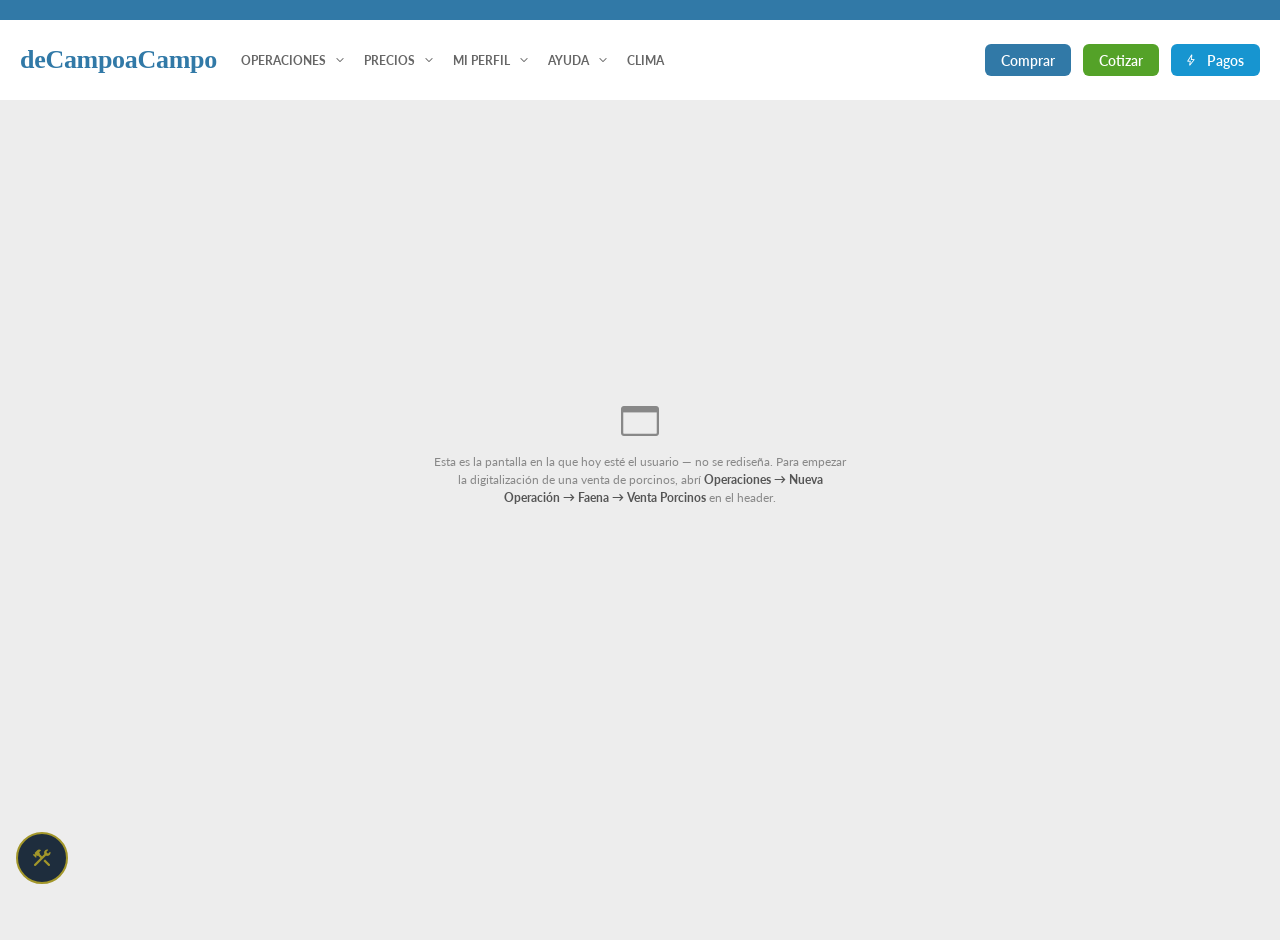
<file: vendedora/venta-porcinos-web.html>
<!DOCTYPE html>
<html lang="es">
<head>
<meta charset="UTF-8"/>
<meta name="viewport" content="width=device-width, initial-scale=1.0"/>
<title>Digitalización de Venta — Porcinos</title>
<link href="https://fonts.googleapis.com/css2?family=Lato:ital,wght@0,400;0,700;0,900;1,400;1,700&display=swap" rel="stylesheet"/>
<link href="https://fonts.googleapis.com/css2?family=Material+Symbols+Rounded:opsz,wght,FILL,GRAD@20,300,0,0" rel="stylesheet"/>
<style>
/* ══════════════════════════════════════════════════════════════
   TOKENS — v2, fieles al Figma y a la implementación real.
   Dos fuentes, en este orden de autoridad:
   1) CSS exportado del Figma "Mis Operaciones - Faena - Ventas"
      (mis_ops_faena_web.css / _app.css) → paleta y Typescale reales.
   2) react-stage.dcac.ar › Operaciones › Digitalizar Venta › Faena
      (estilos computados del formulario real) → medidas del form:
      H1 Lato 800 40/48 brand · section title 18/21.6 bold #808080 ·
      label de campo 16 bold brand · input h46 r8 pad10 · CTA de paso
      verde #55A32A r8 · CTA de intro brand h48 · secciones blancas r8 pad 40.
   No se usa ningún hex, radio, tamaño de fuente o peso fuera de este bloque.
   ══════════════════════════════════════════════════════════════ */
:root{
  --brand:#3179A7; --brand-dark:#1C4E79; --brand-light:#DAEDF7; --brand-mid:#BFD5E4; --brand-dcp:#1795D0;
  --bg-page:#EDEDED; --bg-1:#FFFFFF; --bg-2:#F8F8F8; --bg-3:#E8E8E8;
  --border-tertiary:#EDEDED; --border-secondary:#C0C0C0; --border-hair:#E8E8E8;
  --content-primary:#555555; --content-secondary:#666666; --content-tertiary:#888888;
  --content-quaternary:#A4A4A4; --content-section:#808080; --content-disabled:#C0C0C0;
  --positive:#54A228; --positive-strong:#55A32A; --positive-dark:#1E721E; --positive-bg:#E0EFD8; --positive-border:#CAE2BD;
  --warning:#A3972A; --warning-bg:#F7F5E7; --warning-border:#E7E0B4;
  --negative:#E55050; --negative-dark:#C03030; --negative-bg:#FDEFEF; --negative-border:#F8CECE;
  --alert-info-bg:#F4F8FA; --alert-info-text:#153346;
  --alert-warn-bg:#FDFCF9; --alert-warn-text:#4B4106;
  --alert-neg-bg:#FEF7F7; --alert-neg-text:#612929;
  /* Typescale — Figma "Typescale/*" + medidas del form real */
  --fs-h1:40px; --lh-h1:48px;          /* H1 del form real (Lato 800, brand) */
  --fs-h4:18px; --lh-h4:22px;          /* título de sección del form real (#808080) */
  --fs-field:16px; --lh-field:24px;    /* label e input del form real */
  --fs-display:20px; --fs-title:18px; --fs-heading:16px; --fs-body1:13px; --fs-label:14px; --fs-sub:12px; --fs-caption:11px; --fs-micro:10px; --fs-nano:9px;
  --lh-title2:19px; --lh-title3:17px; --lh-body2:14px; --lh-caption:13px;
  --fw-regular:400; --fw-semibold:600; --fw-bold:700; --fw-heavy:800; --fw-black:900;
  --sp-xxs:2px; --sp-xs:4px; --sp-sm:8px; --sp-md:12px; --sp-lg:16px; --sp-xl:24px; --sp-xxl:32px; --sp-xxxl:40px;
  --r4:4px; --r6:6px; --r8:8px; --r12:12px; --r16:16px; --r20:20px; --r999:999px;
  /* tokens propios del board de Mis Operaciones (mismos valores que arriba,
     con los nombres que usa ese prototipo) */
  --dcp:#1795D0; --sh:0 2px 16px rgba(0,0,0,.08);
  --g100:#EDEDED; --g300:#C0C0C0; --g400:#A4A4A4; --g500:#888888; --g600:#777777; --g700:#666666; --g800:#555555;
  --verde50:#E0EFD8; --verde100:#54A228; --verde200:#1E721E;
  --rojo:#D25859; --rojo100:#E55050; --amar:#A3972A;
  --t2:16px; --l2:19px; --t3:14px; --l3:17px;
  --b1:13px; --lb1:16px; --b2:12px; --lb2:14px;
  --cap:11px; --lcap:13px; --mic:10px;
  --h-input:46px; --h-btn:44px; --h-btn-lg:48px;
}
*,*::before,*::after{box-sizing:border-box;margin:0;padding:0}
body{font-family:'Lato',sans-serif;font-size:var(--fs-label);color:var(--content-primary);background:var(--bg-page);min-height:100vh}
.ms{font-family:'Material Symbols Rounded';font-weight:300;font-style:normal;line-height:1;letter-spacing:normal;text-transform:none;display:inline-block;white-space:nowrap;word-wrap:normal;direction:ltr;vertical-align:middle}
/* tamaños de ícono — únicamente escala documentada: 16 · 20 · 24 · 32 · 48 */
.ms-16{font-size:16px!important}.ms-20{font-size:20px!important}.ms-24{font-size:24px!important}.ms-32{font-size:32px!important}.ms-48{font-size:48px!important}

/* ── tx.* — tokens semánticos de texto ── */
.tx-title{font-size:var(--fs-title);font-weight:var(--fw-black);color:var(--content-primary)}
.tx-card-title{font-size:var(--fs-heading);font-weight:var(--fw-black);color:var(--content-primary)}
.tx-heading{font-size:var(--fs-heading);font-weight:var(--fw-bold);color:var(--content-primary)}
.tx-label{font-size:var(--fs-label);font-weight:var(--fw-bold);color:var(--content-primary)}
.tx-body-muted{font-size:var(--fs-label);font-weight:var(--fw-regular);color:var(--content-tertiary)}
.tx-sublabel{font-size:var(--fs-sub);font-weight:var(--fw-bold);color:var(--content-primary)}
.tx-section-label{font-size:var(--fs-sub);font-weight:var(--fw-bold);color:var(--content-tertiary);text-transform:uppercase;letter-spacing:.05em}
.tx-overline{font-size:var(--fs-micro);font-weight:var(--fw-bold);color:var(--content-tertiary);text-transform:uppercase;letter-spacing:.08em}
.tx-caption{font-size:var(--fs-caption);color:var(--content-tertiary)}

/* ── Header web (BackHeader adaptado a navegación de escritorio: 60px, bg-1, borderBottom borderTertiary) ── */
/* [F] Header-Desktop h100 = franja azul 20 + barra blanca 80, padding 0 100 */
.franja{height:20px;background:var(--brand)}
/* el Figma marca 100px de margen lateral; el nav de este prototipo es más ancho
   que el de Mis Operaciones (5 ítems con dropdown), así que el margen cede
   antes de que la barra desborde */
.hdr{background:var(--bg-1);height:80px;display:flex;align-items:center;padding:0 clamp(20px,calc((100vw - 1240px) / 2),100px);gap:var(--sp-lg);position:relative;z-index:120}
.logo{font-family:Georgia,'Times New Roman',serif;font-size:26px;font-weight:var(--fw-bold);color:var(--brand);text-decoration:none;letter-spacing:-.3px;white-space:nowrap}
.hdr-links{display:flex;align-items:center;gap:0;flex:1;min-width:0;height:100%}
/* padding chico: con el header a 100px de margen y 5 ítems de nav, 12px por
   lado desbordaba a 1440 */
.hdr-item{position:relative;height:100%;display:flex;align-items:center;padding:0 var(--sp-sm);cursor:pointer}
.hdr-item .lbl{font-size:var(--fs-sub);font-weight:var(--fw-bold);color:var(--content-secondary);text-transform:uppercase;display:flex;align-items:center;gap:6px;white-space:nowrap}
.hdr-item .lbl .ms{color:var(--content-secondary)}
.hdr-item:hover .lbl,.hdr-item:hover .lbl .ms{color:var(--brand)}
/* [F] botones del header: h32, radius 6, 14/600 — Cotizar en Verde 100 y
   Pagos en Azul dCP. No usan el .btn del formulario, que es de 44px. */
.hdr-actions{display:flex;align-items:center;gap:var(--sp-md);flex-shrink:0}
.hbtn{height:32px;padding:0 var(--sp-lg);border:none;border-radius:var(--r6);color:#fff;font-family:inherit;font-size:var(--fs-label);font-weight:var(--fw-semibold);cursor:pointer;display:inline-flex;align-items:center;justify-content:center;gap:var(--sp-sm)}
.hbtn .ms{color:#fff}
.hbtn.comprar{background:var(--brand)}
.hbtn.cotizar{background:var(--positive)}
.hbtn.pagos{background:var(--brand-dcp);padding:0 var(--sp-lg) 0 var(--sp-md)}

/* ── Btn — primary / secondary / tertiary × brand / destructive (Design_dCaC.md § Componentes › Btn) ── */
/* Btn real del producto: 16px, radio 8, padding 10/20, alto 44 (48 en el CTA de bloque) */
.btn{display:inline-flex;align-items:center;justify-content:center;gap:var(--sp-sm);padding:10px 20px;min-height:var(--h-btn);border-radius:var(--r8);border:none;cursor:pointer;font-family:inherit;font-size:var(--fs-field);font-weight:var(--fw-bold);white-space:nowrap}
.btn .ms{font-size:18px!important} /* tamaño de ícono específico de Btn documentado */
.btn-primary{background:var(--brand);color:#fff}
/* CTA de avance de paso — en el form real es verde, no azul */
.btn-next{background:var(--positive-strong);color:#fff}
.btn-next:disabled{background:var(--border-secondary);color:#fff;opacity:.75;cursor:default}
.btn-primary:disabled{background:var(--border-secondary);color:var(--content-tertiary);opacity:.75;cursor:default}
.btn-secondary{background:var(--brand-light);color:var(--brand-dark)}
.btn-secondary:disabled{background:var(--bg-2);color:var(--content-tertiary);opacity:.75;cursor:default}
.btn-tertiary{background:transparent;color:var(--brand)}
.btn-tertiary:disabled{background:transparent;color:var(--content-tertiary);opacity:.75;cursor:default}
.btn-block{width:100%}
.btn-lg{font-size:var(--fs-field);padding:var(--sp-md) var(--sp-xl);min-height:var(--h-btn-lg)}

/* ── Dropdown de navegación (patrón adicional, respeta radios/tipografía/espaciado documentados) ── */
.dd{display:none;position:absolute;top:100%;left:0;background:var(--bg-2);border:1px solid var(--border-tertiary);border-radius:var(--r8);min-width:230px;z-index:150;padding:var(--sp-xs) 0}
.dd.open{display:block}
.dd-item{padding:var(--sp-sm) var(--sp-md);font-size:var(--fs-label);color:var(--content-primary);cursor:pointer;display:flex;align-items:center;justify-content:space-between;gap:var(--sp-sm);position:relative}
.dd-item:hover{background:var(--brand-light);color:var(--brand-dark)}
.dd-item.disabled{color:var(--content-tertiary);cursor:default}
.dd-item.disabled:hover{background:transparent;color:var(--content-tertiary)}
.dd-item .ms{color:var(--content-tertiary)}
.dd-item:hover .ms{color:var(--brand-dark)}
.dd-note{font-size:var(--fs-caption);color:var(--content-tertiary);font-weight:var(--fw-regular)}
.dd-badge{background:var(--brand-light);color:var(--brand-dark);border-radius:var(--r999);padding:1px var(--sp-sm);font-size:9px;font-weight:var(--fw-bold);text-transform:uppercase}
.dd-sub{display:none;position:absolute;top:calc(var(--sp-xs) * -1);left:100%;background:var(--bg-1);border:1px solid var(--border-tertiary);border-radius:var(--r8);min-width:230px;padding:var(--sp-xs) 0} /* alterna a bg-1 (blanco) porque su padre .dd ya usa bg-2 — nunca dos superficies iguales contiguas */
.dd-sub .dd-sub{background:var(--bg-2)} /* un 3er nivel vuelve a alternar a bg-2, porque su padre inmediato (el .dd-sub de arriba) ya es bg-1 */
.dd-item.has-sub:hover .dd-sub{display:block}

/* ── Screen / page ── */
.screen{display:none}.screen.on{display:block}
.page{padding:var(--sp-xxl) var(--sp-xl) 80px;min-height:calc(100vh - 60px);max-width:1256px;margin:0 auto}
/* H1 real del form (react-stage): Lato 800 40/48 en color brand, con 20px de aire abajo */
.page-title{font-size:var(--fs-h1);line-height:var(--lh-h1);font-weight:var(--fw-heavy);color:var(--brand);padding-bottom:20px}

/* ── Card (radio 8 — el real del producto; las secciones del form son bloques blancos de padding 40) ── */
.card{background:var(--bg-1);border-radius:var(--r8);border:1px solid var(--border-tertiary)}
.srow{display:grid;grid-template-columns:294px 1fr;padding:var(--sp-xxxl);border-bottom:1px solid var(--border-tertiary);gap:var(--sp-xl)}
/* título de sección (columna izquierda de cada bloque): H4 real 18/21.6 bold #808080 */
.srow > div:first-child > .tx-heading,
.srow > div:first-child > div.tx-body-muted{font-size:var(--fs-h4);line-height:var(--lh-h4);font-weight:var(--fw-bold);color:var(--content-section)}
.srow:last-child{border-bottom:none}
.sfields{display:flex;flex-direction:column;gap:var(--sp-lg)}

/* ── Campos de formulario ── */
.fgroup{display:flex;gap:var(--sp-lg);flex-wrap:wrap;align-items:flex-start}
.field{display:flex;flex-direction:column;gap:var(--sp-xs)}
.fw{flex:1 1 100%}.fh{flex:1 1 calc(50% - 8px);min-width:180px}.ft{flex:1 1 calc(33% - 11px);min-width:150px}.fauto{}
/* label real del form: Lato 700 16/24 en color brand (no gris) */
.flabel{font-size:var(--fs-field);font-weight:var(--fw-bold);color:var(--brand);display:flex;align-items:center;gap:var(--sp-xs);line-height:var(--lh-field)}
.req{color:var(--brand)}
.inp{height:var(--h-input);border:1px solid var(--border-secondary);border-radius:var(--r8);padding:0 var(--sp-md);font-family:inherit;font-size:var(--fs-field);color:var(--content-secondary);background:var(--bg-1);width:100%;outline:none}
.inp:focus{border-color:var(--brand)}
.inp.pre{background:var(--brand-light);border-color:var(--brand-mid)}
.inp.partial{background:var(--warning-bg);border-color:var(--warning-border)}
.inp.err{border-color:var(--negative);background:var(--negative-bg)}
.inp-suf{display:flex;align-items:center;gap:var(--sp-sm)}
.inp-suf .suf{font-size:var(--fs-field);color:var(--content-tertiary);white-space:nowrap;padding:0 var(--sp-sm)}
.sel{height:var(--h-input);border:1px solid var(--border-secondary);border-radius:var(--r8);padding:0 32px 0 var(--sp-md);font-family:inherit;font-size:var(--fs-field);color:var(--content-secondary);background:var(--bg-1) url("data:image/svg+xml,%3Csvg xmlns='http://www.w3.org/2000/svg' width='10' height='6'%3E%3Cpath d='M0 0l5 6 5-6z' fill='%23888888'/%3E%3C/svg%3E") no-repeat right var(--sp-md) center;width:100%;outline:none;appearance:none;cursor:pointer}
.sel:focus{border-color:var(--brand)}
.sel.pre{background-color:var(--brand-light);border-color:var(--brand-mid)}
.sel.partial{background-color:var(--warning-bg);border-color:var(--warning-border)}
.sel.err{border-color:var(--negative)}

/* ── TabSwitcher (Design_dCaC.md § Componentes › TabSwitcher) — reutilizado como selector segmentado en formularios ── */
.tabsw{display:inline-flex;background:var(--bg-1);border:1px solid var(--border-tertiary);border-radius:var(--r8);padding:var(--sp-xs);gap:var(--sp-xxs)}
.tabsw-item{padding:var(--sp-sm) var(--sp-md);border-radius:var(--r4);font-family:inherit;font-size:var(--fs-sub);font-weight:var(--fw-regular);color:var(--content-tertiary);background:transparent;border:none;cursor:pointer;white-space:nowrap}
.tabsw-item.on{background:var(--brand-light);color:var(--brand-dark);font-weight:var(--fw-bold)}

/* ── Valor bloqueado (campo fijo, no editable) ── */
.fixval{min-height:var(--h-input);display:flex;align-items:center;font-size:var(--fs-field);
  font-weight:var(--fw-bold);color:var(--content-secondary)}
.disp-val{height:var(--h-input);border:1px solid var(--border-secondary);border-radius:var(--r8);padding:0 var(--sp-md);display:flex;align-items:center;gap:var(--sp-xs);font-size:var(--fs-field);color:var(--content-secondary);background:var(--bg-2);width:100%}
.disp-val .ms{color:var(--content-tertiary)}

/* ── Tablas anidadas (radio 8, un escalón bajo la card de radio 16) ── */
.ptable,.jtable{width:100%;border-collapse:collapse;border:1px solid var(--border-tertiary);border-radius:var(--r8);overflow:hidden}
.ptable th,.jtable th{background:var(--bg-2);padding:var(--sp-sm) var(--sp-md);text-align:left;font-size:var(--fs-caption);font-weight:var(--fw-bold);color:var(--content-secondary);border-bottom:1px solid var(--border-tertiary)}
.ptable td,.jtable td{padding:var(--sp-sm) var(--sp-sm);border-bottom:1px solid var(--border-tertiary);vertical-align:middle}
.ptable tr:last-child td,.jtable tr:last-child td{border-bottom:none}
/* inputs/selects dentro de una tabla ya anidada bajo la card (16→8 la tabla): un escalón más abajo → 4 */
.ptable .inp,.ptable .sel,.jtable .inp,.jtable .sel{height:36px;font-size:var(--fs-sub);border-radius:var(--r4)}
.ptable .del-btn{background:none;border:none;cursor:pointer;color:var(--content-tertiary);display:flex;padding:var(--sp-xs)}
.ptable .del-btn:hover{color:var(--negative)}
.ptable-empty{padding:var(--sp-lg);text-align:center;font-size:var(--fs-sub);color:var(--content-tertiary);border:1px solid var(--border-tertiary);border-top:none;border-radius:0 0 var(--r8) var(--r8)}

.sum-bar{background:var(--bg-1);border:1px solid var(--border-tertiary);border-radius:var(--r8);padding:var(--sp-md) var(--sp-lg);display:flex;align-items:center;justify-content:space-between;margin-bottom:var(--sp-md);flex-wrap:wrap;gap:var(--sp-sm)}
.sp{font-size:var(--fs-label);font-weight:var(--fw-bold);color:var(--content-primary)}.sp.cat{color:var(--brand)}
.ssep{color:var(--border-secondary);margin:0 var(--sp-sm);font-weight:var(--fw-regular)}

.cta-bar{display:flex;justify-content:flex-end;margin-top:var(--sp-xl);gap:var(--sp-md)}

/* ── Alert (Design_dCaC.md § Componentes › Alert — variantes info/yellow/red) ── */
.alert-info{background:var(--alert-info-bg);border:1px solid var(--brand-mid);border-radius:var(--r8);padding:var(--sp-md);display:flex;align-items:flex-start;gap:var(--sp-sm)}
.alert-info .ms{color:var(--alert-info-text)}
.alert-info p,.alert-info span.txt{font-size:var(--fs-sub);font-style:italic;color:var(--alert-info-text);line-height:1.4}
.alert-warn{background:var(--alert-warn-bg);border:1px solid var(--warning-border);border-radius:var(--r8);padding:var(--sp-md);display:flex;align-items:flex-start;gap:var(--sp-sm)}
.alert-warn .ms{color:var(--alert-warn-text)}
.alert-warn p,.alert-warn span.txt{font-size:var(--fs-sub);font-style:italic;color:var(--alert-warn-text);line-height:1.4}
.alert-neg{background:var(--alert-neg-bg);border:1px solid var(--negative-border);border-radius:var(--r8);padding:var(--sp-md);display:flex;align-items:flex-start;gap:var(--sp-sm)}
.alert-neg .ms{color:var(--alert-neg-text)}
.alert-neg p,.alert-neg span.txt{font-size:var(--fs-sub);font-style:italic;color:var(--alert-neg-text);line-height:1.4}

/* ── HELP / casuística (link puntual al panel flotante) ── */
.hlp{background:none;border:none;cursor:pointer;display:inline-flex;align-items:center;padding:0}
.hlp .ms{color:var(--warning)}
.hlp:hover .ms{color:#8a7a0b}
.tag-note{font-size:var(--fs-caption);color:var(--content-tertiary);font-weight:var(--fw-regular)}

/* ── Home de digitalización (intro) ── */
/* Intro real: contenedor blanco padding 40 · 3 tiles bg-2 radio 8 padding 24 · franja legal bg-3 padding 40 */
.benefit-grid{display:grid;grid-template-columns:repeat(3,1fr);gap:var(--sp-xl);padding:var(--sp-xxxl)}
.benefit-card{padding:var(--sp-xl);background:var(--bg-2);border-radius:var(--r8)}
.benefit-title{font-size:var(--fs-field);line-height:var(--lh-field);font-weight:var(--fw-bold);color:var(--content-primary);margin:var(--sp-md) 0 var(--sp-sm)}
.benefit-list{list-style:none}
.benefit-list li{color:var(--content-tertiary);font-size:var(--fs-label);padding:var(--sp-xxs) 0 var(--sp-xxs) 20px;position:relative;line-height:1.5}
.benefit-list li::before{content:'check';font-family:'Material Symbols Rounded';font-weight:300;position:absolute;left:0;top:3px;font-size:14px;color:var(--positive)}
.legal-box{background:var(--bg-3);border:none;border-radius:var(--r8);padding:var(--sp-xxxl);margin-top:var(--sp-lg)}
.legal-notes{list-style:disc;padding-left:20px}
.legal-notes li{font-size:var(--fs-label);color:var(--content-secondary);margin-bottom:var(--sp-xs)}
.legal-notes a{color:var(--brand)}
.choice-card{border:1px solid var(--border-tertiary);border-radius:var(--r8);padding:var(--sp-xl)}
.choice-card .ms{color:var(--content-tertiary)}
.choice-title{font-size:var(--fs-heading);font-weight:var(--fw-bold);color:var(--content-primary);margin:var(--sp-md) 0 var(--sp-xs)}
.choice-sub{font-size:var(--fs-sub);color:var(--content-tertiary);margin-bottom:var(--sp-lg);line-height:1.4}

/* ── Éxito (sin colores fuera de paleta: fondo bgPage + ícono en positive) ── */
.success-wrap{min-height:calc(100vh - 60px);display:flex;flex-direction:column;align-items:center;justify-content:center;gap:var(--sp-lg);padding:var(--sp-xxl);text-align:center}
.success-icon{width:64px;height:64px;background:var(--positive-bg);border:1px solid var(--positive-border);border-radius:var(--r999);display:flex;align-items:center;justify-content:center}
.success-icon .ms{color:var(--positive)}
.success-title{font-size:var(--fs-title);font-weight:var(--fw-black);color:var(--content-primary)}
.success-sub{font-size:var(--fs-label);color:var(--content-tertiary);max-width:480px;line-height:1.6}
.success-actions{display:flex;flex-direction:column;gap:var(--sp-sm);width:100%;max-width:360px;margin-top:var(--sp-sm)}

/* ── Barra de progreso del wizard (dots tipo Badge: positive=hecho, brand=actual, borderSecondary=pendiente) ── */
.form-progress{background:var(--bg-1);border:1px solid var(--border-tertiary);border-radius:var(--r8);padding:var(--sp-md) var(--sp-lg);display:flex;align-items:center;justify-content:space-between;margin-bottom:var(--sp-md)}
.fp-left{display:flex;align-items:center;gap:var(--sp-md)}
.fp-steps{display:flex;align-items:center;gap:var(--sp-xs)}
.fp-step{width:24px;height:6px;border-radius:var(--r999);background:var(--border-secondary)}
.fp-step.done{background:var(--positive)}
.fp-step.current{background:var(--brand)}
.fp-label{font-size:var(--fs-sub);color:var(--content-secondary)}
.fp-label strong{color:var(--brand)}
.fp-nav{display:flex;gap:var(--sp-xs)}

/* ── Alert de precarga DTE (variante dinámica: info = extracción completa, warn = extracción parcial) ── */
.pre-banner{display:none;border-radius:var(--r8);padding:var(--sp-md) var(--sp-lg);margin-bottom:var(--sp-md);align-items:center;gap:var(--sp-sm);border:1px solid}
.pre-banner.info{background:var(--alert-info-bg);border-color:var(--brand-mid)}
.pre-banner.info .ms,.pre-banner.info span.txt{color:var(--alert-info-text)}
.pre-banner.warn{background:var(--alert-warn-bg);border-color:var(--warning-border)}
.pre-banner.warn .ms,.pre-banner.warn span.txt{color:var(--alert-warn-text)}
.pre-banner span.txt{font-size:var(--fs-sub);font-style:italic}

/* ── DTE upload ── */
/* [F] DTE ya cargado: caja verde clara, título bold + cabezas debajo, "Eliminar" a la derecha */
.file-chip{background:var(--positive-bg);border-radius:var(--r8);padding:var(--sp-md) var(--sp-lg);display:flex;align-items:center;gap:var(--sp-md);margin-bottom:var(--sp-md)}
.file-chip>.ms{color:var(--positive-dark)}
.file-chip .tx{flex:1;min-width:0}
.file-chip .fn{display:block;font-size:var(--fs-label);font-weight:var(--fw-bold);color:var(--positive-dark)}
.file-chip .sub{display:block;font-size:var(--fs-sub);font-style:italic;color:var(--positive-dark);opacity:.8;overflow:hidden;text-overflow:ellipsis;white-space:nowrap}
.file-chip .del{background:none;border:none;cursor:pointer;font-family:inherit;font-size:var(--fs-sub);font-weight:var(--fw-bold);color:var(--positive-dark)}
/* [F] dropzone: caja punteada azul con ícono + textos a la izquierda y botón "Seleccionar" a la derecha */
.upload-area{border:1px dashed var(--brand-mid);border-radius:var(--r8);padding:var(--sp-md) var(--sp-lg);display:flex;align-items:center;gap:var(--sp-md);cursor:pointer;background:var(--brand-light-soft,#F4FAFD)}
.upload-area .ms{color:var(--brand)}
.upload-area .tx{flex:1}
.upload-area .t1{display:block;font-size:var(--fs-label);font-weight:var(--fw-bold);color:var(--brand-dark)}
.upload-area .t2{display:block;font-size:var(--fs-sub);font-style:italic;color:var(--content-tertiary)}
.upload-area .pick{background:var(--brand);color:#fff;border:none;border-radius:6px;height:32px;padding:0 var(--sp-lg);
  font-family:inherit;font-size:var(--fs-sub);font-weight:var(--fw-bold);cursor:pointer;flex-shrink:0}
.upload-area:hover{background:var(--brand-light)}

/* ── Procesando ── */
.spinner{width:40px;height:40px;border:3px solid var(--brand-mid);border-top-color:var(--brand);border-radius:var(--r999);animation:spin .8s linear infinite;margin:0 auto var(--sp-lg)}
@keyframes spin{to{transform:rotate(360deg)}}

/* ── Resumen de lotes (agrupación de DTEs por origen/destino/fecha compartidos) ── */
.lote-card{background:var(--bg-1);border:1px solid var(--border-tertiary);border-radius:var(--r12);margin-bottom:var(--sp-lg);overflow:hidden}
.lote-head{display:flex;align-items:center;gap:var(--sp-md);padding:var(--sp-lg);flex-wrap:wrap}
.lote-clickzone{cursor:pointer}
.lote-clickzone:hover{background:var(--bg-2)}
.lote-num{width:28px;height:28px;border-radius:var(--r999);background:var(--bg-2);border:1px solid var(--border-secondary);display:flex;align-items:center;justify-content:center;font-size:var(--fs-sub);font-weight:var(--fw-bold);color:var(--content-secondary);flex-shrink:0}
.lote-date{font-size:var(--fs-label);font-weight:var(--fw-bold);color:var(--brand)}
.lote-route{font-size:var(--fs-label);font-weight:var(--fw-bold);font-style:italic;color:var(--content-secondary)}
.lote-summary{background:var(--bg-2);padding:var(--sp-sm) var(--sp-lg);display:flex;font-size:var(--fs-sub);color:var(--content-secondary);border-top:1px solid var(--border-tertiary);border-bottom:1px solid var(--border-tertiary)}
/* [F] "56 Capones | 2 Jaulas | 2 DTEs": número en bold, etiqueta regular, separadores finos */
.lote-summary span{padding:0 var(--sp-md)}
.lote-summary span:first-child{padding-left:0}
.lote-summary span+span{border-left:1px solid var(--border-secondary)}
.lote-summary b{font-weight:var(--fw-bold);color:var(--content-secondary)}
.lote-dte-row{display:flex;align-items:center;gap:var(--sp-sm);padding:var(--sp-md) var(--sp-lg);border-bottom:1px solid var(--border-tertiary)}
.lote-dte-row:last-child{border-bottom:none}
/* [F] "DTE 1" en gris regular + nombre del archivo en bold itálica */
.lote-dte-row .dtn{font-size:var(--fs-sub);color:var(--content-secondary);width:52px;flex-shrink:0}
.lote-dte-row .fn{flex:1;font-size:var(--fs-sub);font-weight:var(--fw-bold);font-style:italic;color:var(--content-secondary);cursor:pointer;overflow:hidden;text-overflow:ellipsis;white-space:nowrap}
.lote-dte-row .fn:hover{color:var(--brand)}
.lote-dte-row>.ms{color:var(--content-tertiary)}
.lote-dte-cab{font-size:var(--fs-sub);color:var(--content-secondary);margin-right:var(--sp-lg)}
.lote-mover{background:none;border:none;color:var(--brand);font-size:var(--fs-sub);font-weight:var(--fw-bold);cursor:pointer;display:flex;align-items:center;gap:2px;font-family:inherit}
.lote-del{background:none;border:none;color:var(--content-tertiary);cursor:pointer;display:flex;padding:var(--sp-xs);margin-left:var(--sp-xs)}
.lote-del:hover{color:var(--negative)}
.lote-card.failed{opacity:.9}
.lote-fail-note{padding:0 var(--sp-lg) var(--sp-lg);font-size:var(--fs-sub);font-style:italic;color:var(--alert-neg-text)}
.lote-foot{display:flex;justify-content:flex-end;padding:var(--sp-md) var(--sp-lg);border-top:1px solid var(--border-tertiary)}
.mover-menu{min-width:150px;padding:var(--sp-xs) 0}
.mover-menu button{display:block;width:100%;text-align:left;padding:var(--sp-sm) var(--sp-md);background:none;border:none;cursor:pointer;
  font-family:inherit;font-size:var(--fs-sub);color:var(--content-secondary)}
.mover-menu button:hover{background:var(--bg-2)}
.mover-menu button.on{color:var(--brand);font-weight:var(--fw-bold)}
.mover-menu button.nuevo{color:var(--brand);border-top:1px solid var(--border-tertiary);margin-top:var(--sp-xs);padding-top:var(--sp-sm)}
/* footer único de la pantalla de lotes — en el Figma no hay un Continuar por lote */
.lotes-cta{display:flex;justify-content:space-between;align-items:center;padding:var(--sp-xl) var(--sp-xxxl)}

/* ── Estado de extracción (extensión del componente Badge — pill+dot+color semántico igual que Badge,
   pero con texto de dos palabras en sentence-case: el label de un proceso no es una única palabra corta
   como pide la spec de Badge, así que se mantiene el resto de la spec y se deja de lado el uppercase) ── */
.lote-status{display:inline-flex;align-items:center;gap:var(--sp-xxs);padding:var(--sp-xxs) var(--sp-sm);border-radius:var(--r999);font-size:var(--fs-caption);font-weight:var(--fw-bold);font-style:italic;white-space:nowrap;margin-left:auto}
.lote-status .dot{width:7px;height:7px;border-radius:var(--r999)}
.lote-status.success{background:var(--positive-bg);border:1px solid var(--positive-border);color:var(--positive)}
.lote-status.success .dot{background:var(--positive)}
.lote-status.partial{background:var(--warning-bg);border:1px solid var(--warning-border);color:var(--warning)}
.lote-status.partial .dot{background:var(--warning)}
.lote-status.failed{background:var(--negative-bg);border:1px solid var(--negative-border);color:var(--negative)}
.lote-status.failed .dot{background:var(--negative)}

/* ── Barra de contexto de lote/DTE en Paso 1 y 2 (solo visible cuando se vino por DTE) ── */
.lote-ctx{display:none;background:var(--bg-2);border:1px solid var(--border-tertiary);border-radius:var(--r8);padding:var(--sp-md) var(--sp-lg);margin-bottom:var(--sp-md);align-items:center;gap:var(--sp-md);flex-wrap:wrap}
.lote-ctx.on{display:flex}
.lote-ctx .flex1{flex:1}
.lote-ctx-dtes{display:flex;gap:var(--sp-md)}
.dte-chip-link{background:none;border:none;color:var(--brand);font-size:var(--fs-sub);font-weight:var(--fw-bold);cursor:pointer;display:flex;align-items:center;gap:var(--sp-xxs);font-family:inherit}
.dte-chip-link:hover{color:var(--brand-dark)}
.dte-preview-pop{display:none;position:absolute;top:calc(100% + var(--sp-xs));right:0;background:var(--bg-1);border:1px solid var(--border-tertiary);border-radius:var(--r8);padding:var(--sp-md);min-width:220px;z-index:200;text-align:left}
.dte-preview-pop.open{display:block}
.dte-preview-pop .fn{font-weight:var(--fw-bold);color:var(--content-primary);font-size:var(--fs-sub);margin-bottom:var(--sp-xs);display:flex;align-items:center;gap:var(--sp-xs);font-style:normal}
.dte-preview-pop .note{font-size:var(--fs-caption);color:var(--content-tertiary);font-style:italic;line-height:1.4}
.dte-pop-anchor{position:relative}

/* ══════════════════════════════════════════════════════════════
   MIS OPERACIONES — el board completo, tal cual quedó en el proyecto
   mis-ops-venta-porcinos. Todo el bloque va scopeado bajo .mo para no
   pisar los estilos del flujo de digitalización (.card, .tile, .tab…).
   ══════════════════════════════════════════════════════════════ */
/* ── Página. [F] contenido 1100px, H1 Lato SemiBold 32/38 color brand ── */
.mo .page{max-width:1140px;margin:0 auto;padding:var(--sp-xxl) var(--sp-xl) 80px}
.mo .ptop{display:flex;align-items:flex-start;gap:var(--sp-lg);margin-bottom:var(--sp-xl)}
.mo .page-title{font-size:32px;line-height:38px;font-weight:600;color:var(--brand);flex:1}
/* [F] "Entidad que Factura": tarjeta blanca con label + valor MAYÚSCULAS dCP + chevron */
.mo .entidad{display:flex;align-items:center;gap:var(--sp-lg);background:var(--bg-1);border-radius:var(--r8);padding:10px var(--sp-lg);box-shadow:0 1px 3px rgba(0,0,0,.06)}
.mo .entidad .l{font-size:var(--cap);line-height:var(--lcap);color:var(--g500)}
.mo .entidad .v{font-size:var(--t3);line-height:var(--l3);font-weight:700;color:var(--dcp);text-transform:uppercase;margin-top:2px}
.mo .entidad .ms{color:var(--dcp)}

/* ── Tabs [F] contador como SUPERÍNDICE, no apilado; subrayado sólo en la activa ── */
.mo .tabs{display:flex;justify-content:center;gap:40px;margin-bottom:var(--sp-xl);flex-wrap:wrap}
.mo .tab{display:inline-flex;align-items:flex-start;gap:3px;padding:0 0 6px;cursor:pointer;border-bottom:2px solid transparent;background:none;border-top:none;border-left:none;border-right:none;font-family:inherit}
.mo .tab .nm{font-size:15px;line-height:18px;font-weight:400;color:var(--g500);white-space:nowrap}
.mo .tab .cnt{font-size:var(--mic);line-height:1;color:var(--g400);font-weight:400}
.mo .tab.active{border-bottom-color:var(--brand)}
.mo .tab.active .nm{color:var(--brand);font-weight:700}
.mo .tab.active .cnt{color:var(--brand)}

/* ══ CARD [F] 1100px, blanco, radius 12 ══ */
.mo .card{border:none;background:var(--bg-1);border-radius:var(--r12);overflow:hidden;margin-bottom:var(--sp-md);box-shadow:var(--sh)}
/* Header [F] padding 12/12/12/16, h60 */
.mo .c-head{padding:12px 12px 12px 16px;display:flex;align-items:center;gap:var(--sp-md);min-height:60px}
.mo .c-desc{display:flex;align-items:center;gap:var(--sp-md);flex-wrap:wrap;flex:1}
.mo .c-desc .s1{font-size:var(--t2);line-height:22px;font-weight:400;color:var(--brand)}      /* "J. Simple" */
.mo .c-desc .s2{font-size:var(--t2);line-height:var(--l2);font-weight:700;color:var(--brand)} /* categoría */
.mo .c-desc .s3{font-size:var(--t2);line-height:var(--l2);font-weight:700;color:var(--g700)}  /* Kg */
.mo .c-desc .s4{font-size:var(--t3);line-height:var(--l3);font-weight:400;color:var(--g700)}  /* raza */
.mo .c-desc .s5{font-size:var(--t3);line-height:var(--l3);font-weight:400;color:var(--g400)}  /* atenuado */
.mo .c-desc .dv{width:1px;height:22px;background:var(--g100)}
/* [F] Button/Ver-Video: bg Azul50, radius 8, 44×36 */
.mo .btn-video{display:inline-flex;align-items:center;gap:var(--sp-sm);padding:var(--sp-sm);background:var(--brand-light);border:none;border-radius:var(--r8);cursor:pointer;color:var(--brand)}
.mo .ic-info{color:var(--brand);cursor:pointer}
/* Subheader [F] bg Gris50, padding 8/12/8/16, h36, Body1 Bold gris400 */
.mo .c-sub{padding:8px 12px 8px 16px;background:var(--bg-2);display:flex;align-items:center;gap:var(--sp-sm);font-size:var(--b1);line-height:var(--lb1);font-weight:700;color:var(--g400)}
.mo .c-sub .it{display:flex;align-items:center;gap:var(--sp-xs)}
.mo .c-sub .it .ms{color:var(--g300)}
.mo .c-sub .loc{font-weight:400;font-style:italic;font-size:var(--b2)}
.mo .c-sub .dv{width:1px;height:16px;background:var(--g300)}
.mo .c-sub .id{margin-left:auto;color:var(--g400);font-weight:400}

/* Body [F] padding 24px 24px 24px 0 (sin padding izq: los bloques van a ras), gap 24 */
.mo .c-body{display:grid;grid-template-columns:286px 1fr 192px;gap:var(--sp-xl);padding:var(--sp-xl) var(--sp-xl) var(--sp-xl) 0;align-items:start}
.mo .c-body.wide2{grid-template-columns:286px 1fr 1fr 192px}

/* ── Columna izquierda: panel continuo + bloques sueltos ── */
.mo .lstack{display:flex;flex-direction:column;gap:var(--sp-sm)}
.mo .lpanel{background:var(--bg-2);border-radius:var(--r8);padding:0 var(--sp-lg)}
.mo .lpanel.rel{position:relative}
.mo .lrow{display:flex;align-items:center;gap:var(--sp-md);padding:var(--sp-lg) 0;border-bottom:1px solid var(--g100)}
.mo .lrow:last-child{border-bottom:none}
/* [F] Icon 40×40 radius 20 — variante brand llena (dCaC) o gris con glifo azul */
.mo .lrow .ic{width:40px;height:40px;flex-shrink:0;display:flex;align-items:center;justify-content:center;border-radius:var(--r20);background:var(--g100);color:var(--brand)}
.mo .lrow .ic.fill{background:var(--brand-dark);color:#fff;font-size:12px;font-weight:900;letter-spacing:-.5px}
.mo .lrow .ct{min-width:0;display:flex;flex-direction:column;gap:2px}
.mo .lrow .l{font-size:var(--b2);line-height:var(--lb2);color:var(--g400);display:flex;align-items:center;gap:var(--sp-xs);flex-wrap:wrap}
.mo .lrow .v{font-size:var(--t3);line-height:var(--l3);font-weight:700;color:var(--g700)}
/* bloques sueltos (fechas, transporte) */
.mo .lblk{background:var(--bg-2);border-radius:var(--r8);padding:var(--sp-lg);position:relative;display:flex;flex-direction:column;gap:var(--sp-md)}
.mo .lblk>span:last-child{display:flex;flex-direction:column;gap:2px;min-width:0}
.mo .lblk .l{display:block;font-size:var(--b2);line-height:var(--lb2);color:var(--g400)}
.mo .lblk .l b{color:var(--g700);font-weight:700}
.mo .lblk .v{display:block;font-size:var(--t3);line-height:var(--l3);font-weight:700;color:var(--g700)}
.mo .lblk.off .ic,.mo .lblk.off .v{color:var(--g400)}
.mo .lblk .ic{width:40px;height:40px;display:flex;align-items:center;justify-content:center;border-radius:var(--r20);background:var(--g100);color:var(--brand)}
.mo .lblk.off .ic{color:var(--g400)}
.mo .lrow2{display:grid;grid-template-columns:1fr 1fr;gap:var(--sp-sm)}
/* [F] Badge de esquina: padding 4/8, bg Gris100, radius 0 8 (sup-der) */
.mo .cbadge{position:absolute;top:0;right:0;padding:3px 8px;background:var(--g100);border-radius:0 var(--r8);font-size:var(--mic);font-weight:700;color:var(--g600)}
.mo .cbadge b{color:var(--brand)}

/* ── Paneles de datos [F] bg Gris50, radius 8, título MAYÚSCULAS 12/700 gris500 ── */
.mo .panel{background:var(--bg-2);border-radius:var(--r8);padding:var(--sp-lg);height:100%}
.mo .panel h3{font-size:var(--b2);line-height:var(--lb2);font-weight:700;letter-spacing:.04em;text-transform:uppercase;color:var(--g500);margin-bottom:var(--sp-lg)}
.mo .prows{display:grid;gap:0}
.mo .prows.two{grid-template-columns:1fr 1fr;column-gap:var(--sp-xl)}
.mo .prow{padding:var(--sp-md) 0;border-bottom:1px solid var(--g100)}
.mo .prow:last-child{border-bottom:none}
.mo .prows.two .prow:nth-last-child(-n+2):nth-child(odd){border-bottom:none}
.mo .prow .l{font-size:var(--b2);line-height:var(--lb2);color:var(--g500);display:flex;align-items:center;gap:var(--sp-xs);flex-wrap:wrap}
.mo .prow .v{font-size:var(--t2);line-height:var(--l2);font-weight:700;color:var(--g800);margin-top:var(--sp-xs);display:flex;align-items:baseline;gap:var(--sp-xs);flex-wrap:wrap}
.mo .prow .v .u{font-size:var(--cap);font-weight:400;color:var(--g500)}
.mo .prow .sub{font-size:var(--cap);color:var(--g500);margin-top:2px}
.mo .prow .pin{font-size:var(--cap);font-style:italic;color:var(--g500);font-weight:400;display:inline-flex;align-items:center;gap:2px}
.mo .prow .pin .ms{color:var(--rojo)}
/* chips dentro de panel [F] gris o verde */
.mo .chips{display:flex;gap:var(--sp-xs);flex-wrap:wrap;margin-top:var(--sp-sm)}
.mo .chip{display:inline-flex;align-items:center;gap:var(--sp-xs);padding:3px var(--sp-sm);border-radius:var(--r8);background:var(--g100);font-size:var(--cap);color:var(--g600)}
.mo .chip.ok{background:var(--verde50);color:var(--verde200)}
.mo .chip.ok .ms{color:var(--verde100)}
/* empty state central [F] Cargadas */
.mo .pempty{display:flex;flex-direction:column;align-items:center;justify-content:center;gap:var(--sp-lg);min-height:180px;text-align:center}
.mo .pempty .t{font-size:var(--t3);color:var(--g400)}

/* ── Feature-Cards [F] Faenadas: ícono circular + label + valor ── */
.mo .fgrid{display:grid;grid-template-columns:1fr 1fr;gap:var(--sp-sm)}
/* En Faenadas la grilla del medio estira hasta igualar el alto de la columna
   izquierda: el body pasa a stretch y las filas se reparten en partes iguales. */
.mo .c-body.eq{align-items:stretch}
.mo .c-body.eq .fgrid{height:100%;grid-auto-rows:1fr}
.mo .fcard{background:var(--bg-2);border-radius:var(--r8);padding:var(--sp-lg);display:flex;align-items:center;gap:var(--sp-lg)}
.mo .fcard.full{grid-column:1/-1}
.mo .fcard .ic{width:48px;height:48px;flex-shrink:0;display:flex;align-items:center;justify-content:center;border-radius:var(--r20);background:var(--g100);color:var(--g500)}
.mo .fcard>span:last-child{display:flex;flex-direction:column;gap:var(--sp-xs);min-width:0}
.mo .fcard .l{font-size:var(--t3);line-height:var(--l3);color:var(--g500);display:flex;align-items:center;gap:var(--sp-xs);flex-wrap:wrap}
.mo .fcard .v{display:block;font-size:20px;line-height:24px;font-weight:700;color:var(--g800)}
.mo .fcard .v .u{font-size:var(--b2);font-weight:400;color:var(--g500)}

/* ══ Tiles de acción [F] 192px, padding 16, gap 8, radius 8 — 3 variantes ══ */
.mo .tiles{display:flex;flex-direction:column;gap:var(--sp-sm)}
.mo .tile{display:flex;align-items:center;gap:var(--sp-md);padding:var(--sp-lg);border-radius:var(--r8);border:none;cursor:pointer;font-family:inherit;text-align:left;min-height:64px}
.mo .tile .ms{flex-shrink:0}
.mo .tile .tx{flex:1;min-width:0;overflow-wrap:break-word}
.mo .tile .l{display:block;font-size:var(--t3);line-height:var(--l3);font-weight:400}
.mo .tile .v{display:block;font-size:var(--t3);line-height:var(--l3);font-weight:700}
/* verde lleno = documento disponible */
.mo .tile.doc{background:var(--verde50);color:var(--verde200)}
/* punteado azul + ícono de subida = carga pendiente. Texto en azul brand,
   las dos líneas: así aparece en el Figma de A Cargar. */
.mo .tile.add{background:transparent;border:1px dashed var(--brand);color:var(--brand)}
.mo .tile.add .ms{color:var(--brand)}
.mo .tile.add .v{color:var(--brand)}
/* azul dCP lleno = acción de pagos */
.mo .tile.dcp{background:var(--dcp);color:#fff}

/* ── Footer [F] h56, padding 12/16 ── */
.mo .c-foot{display:flex;align-items:center;gap:var(--sp-md);padding:var(--sp-md) var(--sp-lg);min-height:56px}
/* [F] pastilla verde clara con ícono WhatsApp; debajo el nombre del operador */
.mo .btn-wa{display:inline-flex;align-items:center;gap:var(--sp-md);padding:6px var(--sp-lg) 6px var(--sp-md);background:var(--bg-2);border:none;border-radius:var(--r8);cursor:pointer;font-family:inherit;text-align:left}
.mo .btn-wa>.ms{color:var(--verde100)}
.mo .btn-wa .t{font-size:15px;line-height:18px;font-weight:700;color:var(--verde100);white-space:nowrap}
/* avatar del operador: círculo gris con silueta */
.mo .btn-wa .av{width:30px;height:30px;flex-shrink:0;border-radius:var(--r999);background:var(--g100);display:flex;align-items:center;justify-content:center;color:var(--g400)}
.mo .btn-wa .n{font-size:var(--t3);line-height:var(--l3);font-weight:400;color:var(--g700);white-space:nowrap}
.mo .c-foot .btn-wa{margin-right:auto}
/* ── Duplicar y Editar — acción secundaria al pie de la card.
   Acá SÍ lleva al formulario de digitalización, que vive en este mismo prototipo. ── */
.mo .btn-dup{display:inline-flex;align-items:center;gap:var(--sp-sm);height:34px;padding:0 var(--sp-md);
  background:none;border:1px solid var(--brand-light);border-radius:var(--r8);cursor:pointer;font-family:inherit;
  font-size:var(--t3);line-height:var(--l3);font-weight:700;color:var(--brand)}
.mo .btn-dup:hover{background:var(--brand-light)}
.mo .dupbox{margin:0 var(--sp-lg) var(--sp-lg);background:#F1F8FC;border:1px solid var(--brand-light);border-radius:var(--r8);
  padding:var(--sp-md) var(--sp-lg);display:flex;align-items:center;gap:var(--sp-lg)}
.mo .dupbox>.ms{color:var(--brand);flex-shrink:0}
.mo .dupbox .tx{flex:1;min-width:0}
.mo .dupbox b{display:block;font-size:var(--b1);line-height:var(--lb1);color:var(--g800)}
.mo .dupbox p{font-size:var(--b2);line-height:1.5;color:var(--g600);margin-top:2px}
.mo .dupbox .btn-dup{flex-shrink:0;background:var(--bg-1)}
.mo .btn-ver{display:inline-flex;align-items:center;gap:var(--sp-xs);background:none;border:none;cursor:pointer;font-family:inherit;font-size:var(--t3);line-height:var(--l3);font-weight:700;color:var(--brand)}
.mo .btn-ver .ms{transition:transform .18s ease}
.mo .btn-ver.open .ms{transform:rotate(180deg)}

/* ══ LEGAJO desplegado [F] ══
   Se despliega desde el propio botón del footer (Ver / Ocultar Informe
   Completo); cada sección tiene cabecera azul clara colapsable.                       */
/* despliegue animado: la fila del grid pasa de 0fr a 1fr, así anima hasta la
   altura natural del contenido sin tener que medirla por JS */
.mo .legajo{display:grid;grid-template-rows:0fr;background:var(--g100);transition:grid-template-rows .32s ease}
.mo .legajo.open{grid-template-rows:1fr}
.mo .lg-inner{overflow:hidden;min-height:0}
/* Contenedor de secciones: tarjeta blanca sobre el fondo gris del legajo */
.mo .lg-body{background:var(--bg-1);border-radius:var(--r8);padding:var(--sp-lg);margin:var(--sp-xl);box-shadow:var(--sh)}
.mo .lsec{margin-bottom:var(--sp-lg)}
.mo .lsec:last-child{margin-bottom:0}
/* [F] cabecera de sección: barra Azul 50 #DAEDF7, radius 8, título MAYÚSCULAS Azul 300 */
.mo .lsec>h4{display:flex;align-items:center;gap:var(--sp-sm);background:var(--brand-light);border-radius:var(--r8);padding:var(--sp-md) var(--sp-lg);margin-bottom:var(--sp-md);cursor:pointer;
  font-size:var(--b1);font-weight:700;letter-spacing:.04em;text-transform:uppercase;color:var(--brand-dark)}
.mo .lsec>h4 .ms{margin-left:auto;color:var(--brand-dark);transition:transform .18s ease}
.mo .lsec.closed>h4{margin-bottom:0}
.mo .lsec.closed>h4 .ms{transform:rotate(180deg)}
.mo .lsec.closed .lsec-b{display:none}
.mo .lsec.empty>h4{background:var(--bg-2);color:var(--g400)}
.mo .lsec.empty>h4 .ms{color:var(--g400)}
.mo .lempty{font-size:var(--b2);font-style:italic;color:var(--g400);padding:0 var(--sp-lg)}
.mo .lsec-b{padding:0 var(--sp-lg)}
/* Sub-sección dentro de una sección: título gris chico + divisor arriba */
.mo .lsub{font-size:var(--b2);font-weight:700;letter-spacing:.04em;text-transform:uppercase;color:var(--g500);
  border-top:1px solid var(--g100);padding-top:var(--sp-lg);margin-top:var(--sp-lg);margin-bottom:var(--sp-md)}
/* Feature-Card del legajo [F] bg Gris100, círculo Gris50 (invertido respecto al body) */
.mo .bgrid{display:grid;grid-template-columns:repeat(auto-fit,minmax(150px,1fr));gap:var(--sp-sm)}
.mo .bcard{padding:var(--sp-md) var(--sp-lg);background:var(--g100);border-radius:var(--r8);position:relative}
.mo .bcard .ic{width:44px;height:44px;display:flex;align-items:center;justify-content:center;border-radius:var(--r999);background:var(--bg-2);color:var(--g500);margin-bottom:var(--sp-sm)}
.mo .bcard .v{font-size:var(--t2);line-height:20px;font-weight:700;color:var(--g800)}
.mo .bcard .v .u{font-size:var(--b2);font-weight:400;color:var(--g500)}
.mo .bcard .l{font-size:var(--b2);line-height:var(--lb2);color:var(--g500);display:flex;align-items:center;gap:var(--sp-xs);flex-wrap:wrap}
.mo .bcard.row{display:flex;align-items:center;gap:var(--sp-md)}
.mo .bcard.row .ic{margin-bottom:0;flex-shrink:0}
.mo .bcard .bdg{position:absolute;top:var(--sp-sm);right:var(--sp-sm);display:inline-flex;align-items:center;gap:var(--sp-xs);
  background:var(--bg-2);border-radius:var(--r8);padding:2px var(--sp-sm);font-size:var(--cap);color:var(--g600)}
.mo .bcard .bdg.ok{background:var(--verde50);color:var(--verde200)}
.mo .bcard .bdg.info{background:var(--brand-light);color:var(--brand-dark)}
/* Tabla con bordes visibles [F] */
.mo .lt{width:100%;border-collapse:collapse;margin-top:var(--sp-sm);border:1px solid var(--g100);border-radius:var(--r8);overflow:hidden}
.mo .lt th{text-align:center;font-size:var(--cap);font-weight:700;letter-spacing:.04em;text-transform:uppercase;color:var(--g500);padding:10px var(--sp-md);border:1px solid var(--g100);background:var(--bg-1)}
/* Sólo la tabla de precio de Condiciones pactadas: rayado por COLUMNA, no por
   fila — Valor sobre blanco, Categoría sobre gris. La fila de cierre vuelve a
   blanco en las dos celdas. */
.mo .lt.precio th:nth-child(2),.mo .lt.precio td:nth-child(2){background:var(--bg-2)}
.mo .lt.precio th:first-child,.mo .lt.precio td:first-child{background:var(--bg-1)}
.mo .lt.precio tr.tot td{background:var(--bg-1)}
.mo .lt th:first-child{color:var(--g800);font-weight:900}
.mo .lt td{font-size:var(--b2);color:var(--g700);padding:10px var(--sp-md);border:1px solid var(--g100);text-align:center}
.mo .lt td.n{font-size:var(--t2);font-weight:700;color:var(--brand)}
.mo .lt td.n .cur{font-size:var(--b2);font-weight:400}
.mo .lt tr.tot td{font-weight:900;color:var(--g800)}
.mo .lnote{background:var(--g100);border-radius:var(--r8);padding:var(--sp-md);margin-top:var(--sp-sm);font-size:var(--b2);color:var(--g700);line-height:1.6}
.mo .lnote .h{font-weight:700;color:var(--g800);margin-bottom:var(--sp-xs)}
.mo .lbtns{display:flex;gap:var(--sp-sm);margin-top:var(--sp-sm);flex-wrap:wrap}
.mo .lbtn{display:inline-flex;align-items:center;gap:var(--sp-xs);padding:var(--sp-sm) var(--sp-md);border:1px dashed var(--brand);border-radius:var(--r8);background:none;cursor:pointer;font-family:inherit;font-size:var(--b2);font-weight:700;color:var(--brand)}
.mo .lby{font-size:var(--cap);font-style:italic;color:var(--g400);margin-top:var(--sp-sm);text-align:right}
.mo .ltiles{display:flex;gap:var(--sp-sm);flex-wrap:wrap;margin-top:var(--sp-sm)}
.mo .ltiles .tile{width:auto;min-width:200px;flex:1 1 200px}
.mo .lsub.first{border-top:none;padding-top:0;margin-top:0}
.mo .bgrid.six{grid-template-columns:repeat(6,1fr)}
.mo .bgrid.two{grid-template-columns:1fr 1fr}
.mo .ltiles .tile{flex:0 0 auto;min-width:0;width:230px}
/* ── Costeo de tropa [F] ── header de 2 líneas, sin bordes verticales,
   y tira de totales como cards sueltas debajo de la tabla */
.mo .costeo{width:100%;border-collapse:collapse;border-radius:var(--r8);overflow:hidden;margin-top:var(--sp-sm);background:var(--bg-1)}
.mo .costeo th{background:var(--bg-2);padding:var(--sp-md) var(--sp-sm);text-align:center;vertical-align:top;
  font-size:var(--b1);font-weight:700;text-transform:uppercase;letter-spacing:.02em;color:var(--g600);white-space:nowrap}
.mo .costeo th span{display:block;margin-top:3px;font-size:var(--b2);font-weight:400;text-transform:none;letter-spacing:0;color:var(--g400)}
.mo .costeo th .hd{display:inline-flex;align-items:center;gap:var(--sp-xs);margin-top:0;font-size:inherit;font-weight:inherit;text-transform:inherit;color:inherit}
.mo .costeo td{padding:var(--sp-lg) var(--sp-sm);text-align:center;font-size:var(--b1);color:var(--g700);border-bottom:1px solid var(--bg-2)}
.mo .costeo tbody tr:last-child td{border-bottom:none}
.mo .costeo-tot{display:grid;grid-template-columns:repeat(7,1fr);gap:var(--sp-sm);margin-top:var(--sp-sm)}
.mo .costeo-tot>div{background:var(--bg-2);border-radius:var(--r8);padding:var(--sp-md) var(--sp-sm);text-align:center}
.mo .costeo-tot .l{display:block;font-size:var(--b2);text-transform:uppercase;letter-spacing:.02em;color:var(--g400);white-space:nowrap}
.mo .costeo-tot .v{display:block;margin-top:var(--sp-xs);font-size:var(--t3);font-weight:700;color:var(--g700);white-space:nowrap}

/* tile + tooltip al lado (el tooltip NO puede ir dentro del <button>) */
.mo .df-top{display:grid;grid-template-columns:1fr 1.3fr 230px;gap:var(--sp-sm);align-items:stretch}
.mo .df-top .tile{width:auto}

/* Condiciones pactadas: tabla + columna de cards, y fila de números + tile */
.mo .cp-top{display:grid;grid-template-columns:1fr 1fr;gap:var(--sp-lg);align-items:start}
.mo .cp-side{display:grid;grid-template-columns:1fr 1fr;gap:var(--sp-sm)}
.mo .cp-side .full{grid-column:1/-1}
.mo .cp-row{display:grid;grid-template-columns:repeat(auto-fit,minmax(190px,1fr));gap:var(--sp-sm);margin-top:var(--sp-sm)}
.mo .cp-row .tile{width:auto}
/* [F] card de número grande + label a la derecha, sin ícono */
.mo .ncard{display:flex;align-items:center;gap:var(--sp-md);background:var(--g100);border-radius:var(--r8);padding:var(--sp-lg)}
.mo .ncard .n{font-size:26px;line-height:28px;font-weight:700;color:var(--g800);white-space:nowrap}
.mo .ncard .n .u{font-size:var(--t2);font-weight:400;margin-left:2px}
.mo .ncard .l{font-size:var(--b2);line-height:var(--lb2);color:var(--g500)}
/* [F] Datos de Faena: card partida — mitad ícono+label / mitad valor grande */
.mo .scard{display:flex;align-items:stretch;background:var(--bg-2);border-radius:var(--r8);overflow:hidden}
.mo .scard .lft{flex:0 0 42%;background:var(--g100);display:flex;flex-direction:column;align-items:center;justify-content:center;gap:var(--sp-sm);padding:var(--sp-lg) var(--sp-md);text-align:center;color:var(--g500)}
.mo .scard .lft .kg{font-size:var(--t2);font-weight:700;color:var(--g700)}
.mo .scard .lft .l{font-size:var(--t3);line-height:var(--l3);color:var(--g700);display:flex;align-items:center;gap:var(--sp-xs);flex-wrap:wrap;justify-content:center}
.mo .scard .rgt{flex:1;display:flex;align-items:center;justify-content:center;gap:var(--sp-xs);font-size:24px;font-weight:700;color:var(--g800)}
.mo .scard .rgt .u{font-size:var(--t3);font-weight:400;color:var(--g500)}

/* Tabla: fila de totales y semáforo de importes */
.mo .lt.tot-strip{margin-top:var(--sp-sm)}
.mo .lt td.pos{color:var(--verde200);font-weight:700}
.mo .lt td.neg{color:var(--rojo);font-weight:700}
/* Tabla de movimientos de Pagos: sin bordes verticales */
.mo .lt.mov{border:none;margin-top:var(--sp-lg)}
.mo .lt.mov th{border:none;border-bottom:1px solid var(--g100);background:var(--bg-2);font-size:var(--mic)}
.mo .lt.mov td{border:none;border-bottom:1px solid var(--g100);font-size:var(--cap)}
.mo .lt.mov td.tp{color:var(--g500);font-size:var(--cap)}

/* Pagos: escalera Inicial → Actual */
.mo .pg-top{display:grid;grid-template-columns:repeat(3,1fr);gap:var(--sp-sm)}
.mo .pgc{background:var(--g100);border-radius:var(--r8);padding:var(--sp-lg)}
.mo .pgc .h{display:flex;align-items:center;gap:var(--sp-sm);font-size:var(--t3);font-weight:700;text-transform:uppercase;letter-spacing:.04em;color:var(--brand);margin-bottom:var(--sp-md)}
.mo .pgc .lad{display:flex;gap:var(--sp-sm)}
.mo .pgc .arm{width:12px;flex-shrink:0;border-left:1px solid var(--g300);border-bottom:1px solid var(--g300);margin:10px 0 18px 4px}
.mo .pgc .rows{flex:1;min-width:0}
.mo .pgc .r{display:flex;align-items:baseline;gap:var(--sp-sm);padding:var(--sp-xs) 0}
.mo .pgc .r.ini{border-bottom:1px solid var(--g300);padding-bottom:var(--sp-sm)}
.mo .pgc .r.act{padding-top:var(--sp-sm)}
.mo .pgc .pill{font-size:var(--cap);font-weight:700;color:var(--g600);background:var(--bg-2);border-radius:var(--r999);padding:2px 10px;flex-shrink:0}
.mo .pgc .pill.on{background:var(--g800);color:#fff}
.mo .pgc .val{font-size:var(--t2);font-weight:700;color:var(--g400)}
.mo .pgc .r.act .val{color:var(--g800);font-size:20px}
.mo .pgc .val.big{font-size:22px}
.mo .pgc .val .u{font-size:var(--b2);font-weight:400;color:var(--g500)}
.mo .pg-foot{display:flex;gap:var(--sp-sm);align-items:stretch;margin-top:var(--sp-sm)}
.mo .pg-neto{flex:1;display:flex;align-items:center;justify-content:space-between;gap:var(--sp-lg);background:var(--bg-2);border-radius:var(--r8);padding:var(--sp-lg);font-size:var(--t3);color:var(--g700);text-transform:uppercase;letter-spacing:.03em}
.mo .pg-neto b{color:var(--g800);font-size:var(--t2)}
.mo .pg-foot .tile{width:auto;min-width:230px}

/* Empty state de Cargadas [F] título gris + cuerpo blanco + botón grande */
.mo .panel.np{background:var(--bg-1);padding:0;overflow:hidden;border:1px solid var(--g100)}
.mo .panel.np h3{background:var(--bg-2);padding:var(--sp-lg);margin:0}
.mo .pempty{padding:var(--sp-lg)}
/* [F] zona punteada de carga: borde dashed brand, "+" grande y texto en dos pesos */
.mo .dropzone{width:100%;min-height:220px;display:flex;flex-direction:column;align-items:center;justify-content:center;gap:var(--sp-sm);
  border:1px dashed var(--brand);border-radius:var(--r8);background:none;cursor:pointer;font-family:inherit;color:var(--brand)}
.mo .dropzone .t{font-size:var(--t3);line-height:var(--l3);font-weight:400}
.mo .dropzone .t b{font-weight:700}

/* Buscador de tropas — Cerradas */
.mo .buscador{display:flex;align-items:center;gap:var(--sp-sm);background:var(--bg-1);border-radius:var(--r8);padding:0 var(--sp-lg);height:48px;margin-bottom:var(--sp-md)}
.mo .buscador .ms{color:var(--g400)}
.mo .buscador input{flex:1;border:none;outline:none;font-family:inherit;font-size:var(--t3);color:var(--g800);background:none}
.mo .buscador input::placeholder{color:var(--g400)}

.mo .badge{display:inline-flex;align-items:center;gap:5px;border-radius:var(--r999);border:1px solid;padding:3px 10px;font-size:var(--mic);font-weight:700;text-transform:uppercase}
.mo .badge .dot{width:6px;height:6px;border-radius:var(--r999)}
.mo .badge-green{background:var(--verde50);border-color:#B7DDA0;color:var(--verde200)}
.mo .badge-green .dot{background:var(--verde100)}
.mo .badge-red{background:#FDEFEF;border-color:#F8CECE;color:#7F3536}
.mo .badge-red .dot{background:var(--rojo)}

.mo .state{display:none}.mo .state.on{display:block}
.mo .empty{background:var(--bg-1);border-radius:var(--r12);padding:var(--sp-xl);text-align:center;color:var(--g400);font-size:var(--b2)}

/* ══ Tooltip de incertidumbre — capa del prototipo, ajena al producto ══ */
.mo .utip{position:relative;display:inline-flex;vertical-align:middle}
.mo .utip>button{background:none;border:none;cursor:pointer;display:inline-flex;padding:0;color:var(--amar)}
.mo .utip .pop{display:none;position:absolute;bottom:calc(100% + 8px);left:0;background:#1E2D3D;color:#fff;font-size:11px;font-weight:400;line-height:1.45;padding:var(--sp-sm) var(--sp-md);border-radius:var(--r8);width:264px;z-index:300;text-transform:none;letter-spacing:0;font-style:normal}
.mo .utip .pop b{color:#E8B84B}
.mo .utip .pop .tag{display:block;font-size:9px;font-weight:700;color:#E8B84B;text-transform:uppercase;letter-spacing:.05em;margin-bottom:4px}
.mo .utip.open .pop,.mo .utip:hover .pop{display:block}

/* ── Pantalla neutra (placeholder de la home actual — sin rediseñar) ── */
.neutral-note{display:flex;align-items:center;justify-content:center;min-height:calc(100vh - 260px);flex-direction:column;gap:var(--sp-sm);text-align:center}
.neutral-note .ms{color:var(--content-tertiary)}
.neutral-note p{font-size:var(--fs-sub);color:var(--content-tertiary);max-width:420px;line-height:1.5}

/* ══ CASUÍSTICAS — panel flotante, capa de discovery del prototipo (no forma parte del producto,
   por eso no usa los tokens de marca del producto) ══ */
.cas-widget{position:fixed;left:var(--sp-lg);bottom:var(--sp-lg);z-index:400;font-family:'Lato',sans-serif}
.cas-fab{width:52px;height:52px;border-radius:var(--r999);background:#1e2d3d;border:2px solid var(--warning);color:#fff;display:flex;align-items:center;justify-content:center;cursor:pointer;position:relative}
.cas-fab .ms{color:var(--warning)}
.cas-fab .cas-count{position:absolute;top:-6px;right:-6px;background:var(--warning);color:#1e2d3d;border-radius:var(--r999);min-width:20px;height:20px;padding:0 5px;font-size:var(--fs-caption);font-weight:var(--fw-bold);display:flex;align-items:center;justify-content:center;border:2px solid var(--bg-page)}
.cas-panel{display:none;position:fixed;left:var(--sp-lg);bottom:80px;width:380px;max-width:calc(100vw - 32px);max-height:64vh;background:#1e2d3d;border-radius:var(--r8);color:#fff;flex-direction:column;overflow:hidden}
.cas-panel.open{display:flex}
.cas-top{padding:var(--sp-md);border-bottom:1px solid rgba(255,255,255,.1);display:flex;align-items:center;gap:var(--sp-sm);background:rgba(178,155,14,.1)}
.cas-top .ms{color:var(--warning)}
.cas-top h2{flex:1;font-size:var(--fs-sub);font-weight:var(--fw-bold);color:#fff}
.cas-top .sub{font-size:var(--fs-caption);color:#9fb3c4}
.cas-top-btn{background:none;border:none;cursor:pointer;color:#9fb3c4;display:flex;padding:var(--sp-xs)}
.cas-top-btn:hover{color:#fff}
.cas-sim{padding:var(--sp-md);border-bottom:1px solid rgba(255,255,255,.1);background:rgba(255,255,255,.03)}
.cas-sim-label{font-size:9px;font-weight:var(--fw-bold);color:var(--warning);text-transform:uppercase;letter-spacing:.08em;margin-bottom:var(--sp-sm)}
.cas-sim-row{margin-bottom:var(--sp-sm)}
.cas-sim-row:last-of-type{margin-bottom:0}
.cas-sim-row.disabled{opacity:.4;pointer-events:none}
.cas-sim-title{font-size:var(--fs-caption);color:#9fb3c4;display:block;margin-bottom:4px}
.cas-tabsw{display:flex;background:rgba(0,0,0,.25);border-radius:var(--r8);padding:3px;gap:2px}
.cas-tabsw-item{flex:1;padding:6px 4px;border-radius:var(--r4);font-size:10px;font-weight:var(--fw-regular);color:#9fb3c4;background:transparent;border:none;cursor:pointer;white-space:nowrap;font-family:inherit}
.cas-tabsw-item.on{background:var(--warning);color:#1e2d3d;font-weight:var(--fw-bold)}
.cas-sim-btn{width:100%;margin-top:var(--sp-sm);display:flex;align-items:center;justify-content:center;gap:var(--sp-xs);background:var(--warning);color:#1e2d3d;border:none;border-radius:var(--r8);padding:var(--sp-sm) var(--sp-md);font-size:var(--fs-sub);font-weight:var(--fw-bold);cursor:pointer;font-family:inherit}
.cas-sim-btn:hover{background:#c7ac10}
.cas-sim-btn .ms{color:#1e2d3d}
.cas-body{overflow-y:auto;padding:var(--sp-xs) 0;flex:1}
.cas-txt{flex:1}
.cas-foot{padding:var(--sp-sm) var(--sp-md);font-size:9px;color:#6c8299;border-top:1px solid rgba(255,255,255,.1);line-height:1.4}
</style>
</head>
<body>

<!-- ══ HEADER ══ -->
<div class="franja"></div>
<div class="hdr">
  <a class="logo" href="#" onclick="return false">deCampoaCampo</a>
  <div class="hdr-links">
    <div class="hdr-item" id="navOperaciones" onclick="toggleDD(event)">
      <span class="lbl">Operaciones <span class="ms ms-16">expand_more</span></span>
      <div class="dd" id="ddOperaciones">
        <div class="dd-item" onclick="event.stopPropagation();closeDD();goTo('s8')"><span style="display:flex;align-items:center;gap:8px"><span class="ms ms-16">list_alt</span>Mis Operaciones</span></div>
        <div class="dd-item has-sub">
          <span style="display:flex;align-items:center;gap:8px"><span class="ms ms-16">add_circle</span>Nueva Operación</span>
          <span class="ms ms-16">chevron_right</span>
          <div class="dd-sub">
            <div class="dd-item has-sub">
              <span style="display:flex;align-items:center;gap:8px"><span class="ms ms-16">agriculture</span>Faena</span>
              <span class="ms ms-16">chevron_right</span>
              <div class="dd-sub">
                <div class="dd-item disabled">Venta Vacuna <span class="dd-note">(flujo existente)</span></div>
                <div class="dd-item" onclick="event.stopPropagation();closeDD();goTo('s1')">Venta Porcinos <span class="dd-badge">Nuevo</span></div>
              </div>
            </div>
            <div class="dd-item disabled">Invernada</div>
          </div>
        </div>
      </div>
    </div>
    <div class="hdr-item"><span class="lbl">Precios <span class="ms ms-16">expand_more</span></span></div>
    <div class="hdr-item"><span class="lbl">Mi Perfil <span class="ms ms-16">expand_more</span></span></div>
    <div class="hdr-item"><span class="lbl">Ayuda <span class="ms ms-16">expand_more</span></span></div>
    <div class="hdr-item"><span class="lbl">Clima</span></div>
  </div>
  <div class="hdr-actions">
    <button class="hbtn comprar">Comprar</button>
    <button class="hbtn cotizar">Cotizar</button>
    <button class="hbtn pagos"><span class="ms ms-16">bolt</span>Pagos</button>
  </div>
</div>

<!-- ══ S0 — PANTALLA ACTUAL (sin cambios; el flujo se dispara desde el menú del header) ══ -->
<div class="screen on" id="s0">
  <div class="page">
    <div class="neutral-note">
      <span class="ms ms-48">web_asset</span>
      <p>Esta es la pantalla en la que hoy esté el usuario — no se rediseña. Para empezar la digitalización de una venta de porcinos, abrí <strong style="color:var(--content-primary)">Operaciones → Nueva Operación → Faena → Venta Porcinos</strong> en el header.</p>
    </div>
  </div>
</div>

<!-- ══ S1 — HOME DE DIGITALIZACIÓN — PORCINOS ══ -->
<div class="screen" id="s1">
  <div class="page">
    <div class="page-title" style="text-align:center">Ya tenés las condiciones de tu venta acordada con el comprador</div>
    <p class="tx-body-muted" style="text-align:center;margin:-8px 0 var(--sp-xl)">Vas a digitalizarla para que la liquide <strong style="color:var(--content-primary);font-weight:var(--fw-bold)">deCampoaCampo</strong> y acceder al <strong style="color:var(--content-primary);font-weight:var(--fw-bold)">servicio de post-venta</strong></p>
    <div class="card">
      <div class="benefit-grid">
        <div class="benefit-card">
          <span class="ms ms-32" style="color:var(--content-tertiary)">local_shipping</span>
          <div class="benefit-title">deCampoLogística</div>
          <ul class="benefit-list"><li>Cotización de transporte</li><li>Coordinación</li><li>Procesamiento</li></ul>
        </div>
        <div class="benefit-card">
          <span class="ms ms-32" style="color:var(--content-tertiary)">payments</span>
          <div class="benefit-title">deCampoPagos</div>
          <ul class="benefit-list"><li>Autogestión de saldos desde la fecha de carga</li><li>Conciliación cobros</li></ul>
        </div>
        <div class="benefit-card">
          <span class="ms ms-32" style="color:var(--content-tertiary)">fact_check</span>
          <div class="benefit-title">deCampoDigital</div>
          <ul class="benefit-list"><li>Documentación automática de toda la operación</li><li>Costeo</li><li>Liquidación</li></ul>
        </div>
      </div>
    </div>
    <button class="btn btn-primary btn-block btn-lg" style="margin-top:var(--sp-lg)" onclick="goTo('s2')">Digitalizar Mi Venta</button>
    <div class="legal-box">
      <ul class="legal-notes">
        <li>Digitalizar la operación tiene un costo total del <strong>1.00%</strong> en todo concepto sobre el importe de venta.</li>
        <li>Los <strong>atrasos en el pago</strong> por parte del comprador generarán un ajuste comercial correspondiente.</li>
        <li>Al continuar, aceptás los <a href="#">términos y condiciones</a> de este producto específico.</li>
      </ul>
    </div>
  </div>
</div>

<!-- ══ S2 — ¿TENÉS LOS DTEs? ══ -->
<div class="screen" id="s2">
  <div class="page">
    <div class="page-title" style="text-align:center">¿Tenés los DTEs de tu venta?</div>
    <div class="card" style="padding:var(--sp-xxl) var(--sp-xl)">
      <div style="display:grid;grid-template-columns:1fr 1fr;gap:var(--sp-lg);max-width:760px;margin:0 auto">
        <div class="choice-card">
          <span class="ms ms-32">description</span>
          <div class="choice-title">Sí, tengo los DTEs</div>
          <div class="choice-sub">Leemos tus DTEs y completamos los datos automáticamente.</div>
          <button class="btn btn-primary btn-block" onclick="resetDteState();viaDTE=true;goTo('s3')">Continuar con DTEs</button>
        </div>
        <div class="choice-card">
          <span class="ms ms-32">edit_note</span>
          <div class="choice-title">No, aún no cargué</div>
          <div class="choice-sub">Ingresá los datos manualmente en el formulario.</div>
          <button class="btn btn-secondary btn-block" onclick="resetDteState();viaDTE=false;goTo('s5')">Cargar Datos</button>
        </div>
      </div>
    </div>
    <div class="cta-bar" style="justify-content:flex-start">
      <button class="btn btn-tertiary" onclick="goTo('s1')"><span class="ms ms-16">chevron_left</span>Anterior</button>
    </div>
  </div>
</div>

<!-- ══ S3 — SUBIR DTEs ══ -->
<div class="screen" id="s3">
  <div class="page">
    <div class="page-title">Digitalización de Venta — Porcinos</div>
    <div class="card">
      <div class="srow" style="grid-template-columns:280px 1fr">
        <div>
          <div class="tx-heading" style="margin-bottom:var(--sp-sm)">DTEs</div>
          <p class="tx-body-muted">Subí un DTE por jaula. Leemos los documentos y pre-llenamos los campos con los datos detectados.</p>
          <div class="alert-info" style="margin-top:var(--sp-md)">
            <span class="ms ms-16">info</span>
            <span class="txt">El DTE tiene que tener como destino una planta habilitada para faena de cerdos para poder digitalizar la venta y acceder a la liquidación.</span>
          </div>
        </div>
        <div class="sfields" id="dteUploadArea">
          <div class="upload-area" onclick="addDte()">
            <span class="ms ms-24">description</span>
            <span class="tx"><span class="t1">Adjuntar DTE</span>
              <span class="t2">También podés arrastrar tu archivo acá</span></span>
            <button class="pick">Seleccionar</button>
          </div>
        </div>
      </div>
      <div class="srow" id="dteErrorRow" style="display:none;padding-top:0;border-top:none">
        <div></div>
        <div class="alert-neg" id="dteErrorAlert">
          <span class="ms ms-16">error</span>
          <span class="txt">No pudimos leer tus DTEs. Revisá que sean los archivos correctos o cargá los datos manualmente.</span>
        </div>
      </div>
    </div>
    <div class="cta-bar" style="justify-content:space-between">
      <button class="btn btn-tertiary" onclick="goTo('s2')"><span class="ms ms-16">chevron_left</span>Anterior</button>
      <div style="display:flex;gap:var(--sp-md)">
        <button class="btn btn-tertiary" id="btnManualFallback" style="display:none" onclick="manualFallback()">Cargar datos manualmente</button>
        <button class="btn btn-next" id="btnAnalizar" disabled onclick="startProcessing()">Analizar DTEs</button>
      </div>
    </div>
  </div>
</div>

<!-- ══ S4 — PROCESANDO ══ -->
<div class="screen" id="s4">
  <div class="page" style="display:flex;align-items:center;justify-content:center;min-height:calc(100vh - 200px)">
    <div style="text-align:center">
      <div class="spinner"></div>
      <div class="tx-title" id="procPct">0%</div>
      <div class="tx-heading" style="margin-top:var(--sp-sm)">Analizando DTEs</div>
      <div class="tx-caption" style="margin-top:var(--sp-xs)">Aguardá un instante por favor.</div>
    </div>
  </div>
</div>

<!-- ══ S-LOTES — RESUMEN DE LOTES (agrupación de DTEs por origen/destino/fecha) ══
     Solo se muestra cuando se subió más de 1 DTE — con 1 solo documento no hay nada para agrupar. ══ -->
<div class="screen" id="s-lotes">
  <div class="page">
    <div class="page-title">Digitalización de Venta — Porcinos</div>
    <div class="card">
      <div class="srow">
        <div>
          <div class="tx-heading" style="margin-bottom:var(--sp-sm)">Revisá y reasigná si es necesario</div>
          <p class="tx-body-muted">Agrupamos los documentos que comparten <strong style="color:var(--content-primary)">origen</strong>, <strong style="color:var(--content-primary)">destino</strong> y <strong style="color:var(--content-primary)">fecha</strong>.</p>
        </div>
        <div id="lotesList"></div>
      </div>
      <div class="lotes-cta">
        <button class="btn btn-tertiary" onclick="goTo('s3')"><span class="ms ms-16">chevron_left</span>Anterior</button>
        <button class="btn btn-next" id="btnLotesCont" onclick="continuarLotes()">Continuar</button>
      </div>
    </div>
  </div>
</div>

<!-- ══ S5 — PASO 1 · TROPA ══ -->
<div class="screen" id="s5">
  <div class="page">
    <div class="page-title">Digitalización de Venta — Porcinos</div>
    <div class="form-progress">
      <div class="fp-left">
        <div class="fp-steps"><div class="fp-step current"></div><div class="fp-step"></div></div>
        <span class="fp-label">Paso <strong>1 de 2</strong> · Tropa</span>
      </div>
      <div class="fp-nav">
        <button class="btn btn-tertiary" onclick="goToPrevPaso1()"><span class="ms ms-16">chevron_left</span>Anterior</button>
        <button class="btn btn-tertiary" onclick="goTo('s6')">Siguiente <span class="ms ms-16">chevron_right</span></button>
      </div>
    </div>
    <div class="lote-ctx" id="ctx5">
      <div class="lote-num"></div>
      <div class="flex1"><span class="lote-date"></span> <span class="lote-route"></span></div>
      <div class="lote-ctx-dtes"></div>
    </div>
    <div class="pre-banner info" id="preBanner1">
      <span class="ms ms-20">auto_awesome</span>
      <span class="txt">Completamos estos datos a partir de tus DTEs. Revisalos antes de continuar.</span>
    </div>

    <div class="card">
      <div class="srow">
        <div class="tx-body-muted">Sociedad vendedora</div>
        <div class="sfields">
          <div class="fgroup">
            <div class="field fw"><div class="flabel">Razón Social <span class="req">*</span></div>
              <select class="sel" id="soc1"><option value="" disabled selected>Seleccionar sociedad</option><option>Granja San Miguel S.A.</option><option>Establecimiento Los Aromos SRL</option></select></div>
          </div>
          <div class="fgroup">
            <div class="field fh"><div class="flabel">Establecimiento <span class="req">*</span></div>
              <select class="sel" id="est1"><option value="" disabled selected>Seleccionar establecimiento</option><option>Granja San Miguel — Módulo Porcino 1</option><option>Granja San Miguel — Módulo Porcino 2</option></select></div>
            <div class="field ft"><div class="flabel">Provincia</div>
              <div class="disp-val">Córdoba</div></div>
            <div class="field ft"><div class="flabel">Partido</div>
              <div class="disp-val">Juárez Celman</div></div>
          </div>
        </div>
      </div>
      <div class="srow">
        <div class="tx-body-muted">Datos de la tropa</div>
        <div class="sfields">
          <div class="fgroup">
            <div class="field ft"><div class="flabel">Cantidad <span class="req">*</span></div>
              <div class="inp-suf"><input class="inp" id="cant1" placeholder="Ej: 120" oninput="checkReq1()"/><span class="suf">Cab.</span></div></div>
            <div class="field ft"><div class="flabel">Categoría <span class="req">*</span></div>
              <select class="sel" id="cat1" onchange="checkReq1()">
                <option value="" disabled selected>Seleccionar</option>
                <option>Capón</option><option>MEI</option><option>Cerda / Chancha</option><option>Cachorra</option>
              </select></div>
            <div class="field ft"><div class="flabel">Peso <span class="req">*</span></div>
              <div class="inp-suf"><input class="inp" id="peso1" placeholder="Ej: 110" oninput="checkReq1()"/><span class="suf">Kg</span></div></div>
            <div class="field ft"><div class="flabel">Raza <span class="req">*</span></div>
              <select class="sel" id="raza1" onchange="checkReq1()">
                <option value="" disabled selected>Seleccionar</option>
                <option>Landrace</option><option>Yorkshire</option><option>Duroc</option><option>Pietrain</option><option>Hampshire</option><option>Spotted Poland</option><option>Cruza</option>
              </select></div>
          </div>
          <div class="fgroup">
            <div class="field fauto"><div class="flabel">Días de encierre <span class="req">*</span> <span class="tag-note">— siempre Feedlot</span></div>
              <div class="inp-suf"><input class="inp" id="dias1" placeholder="0" style="width:120px" oninput="checkReq1()"/><span class="suf">Días</span></div></div>
          </div>
        </div>
      </div>
    </div>
    <div class="cta-bar">
      <button class="btn btn-next" id="btnSig1" disabled onclick="goTo('s6')">Siguiente</button>
    </div>
  </div>
</div>

<!-- ══ S6 — PASO 2 · CONDICIONES ══ -->
<div class="screen" id="s6">
  <div class="page">
    <div class="page-title">Digitalización de Venta — Porcinos</div>
    <div class="form-progress">
      <div class="fp-left">
        <div class="fp-steps"><div class="fp-step done"></div><div class="fp-step current"></div></div>
        <span class="fp-label">Paso <strong>2 de 2</strong> · Condiciones de venta</span>
      </div>
      <div class="fp-nav">
        <button class="btn btn-tertiary" onclick="goTo('s5')"><span class="ms ms-16">chevron_left</span>Anterior</button>
        <button class="btn btn-tertiary" disabled>Siguiente <span class="ms ms-16">chevron_right</span></button>
      </div>
    </div>
    <div class="lote-ctx" id="ctx6">
      <div class="lote-num"></div>
      <div class="flex1"><span class="lote-date"></span> <span class="lote-route"></span></div>
      <div class="lote-ctx-dtes"></div>
    </div>
    <div class="pre-banner info" id="preBanner2">
      <span class="ms ms-20">auto_awesome</span>
      <span class="txt">Completamos estos datos a partir de tus DTEs. Revisalos antes de continuar.</span>
    </div>
    <div class="sum-bar">
      <div style="display:flex;align-items:center;flex-wrap:wrap">
        <span class="sp" id="sumCant">120</span><span class="sp cat" id="sumCat"> Capón</span>
        <span class="ssep">|</span><span class="sp" id="sumPeso">110 Kg</span>
        <span class="ssep">|</span><span class="sp" id="sumRaza">Landrace</span>
        <span class="ssep">|</span><span class="sp">Feedlot</span>
      </div>
      <div class="tx-caption" style="display:flex;align-items:center;gap:5px">
        <span class="ms ms-16">person_pin</span>Granja San Miguel S.A.
      </div>
    </div>
    <div class="card">
      <div class="srow">
        <div class="tx-body-muted">Datos del comprador</div>
        <div class="sfields">
          <div class="fgroup">
            <div class="field fh"><div class="flabel">Matrícula compradora <span class="req">*</span></div>
              <select class="sel" id="matri1"><option value="" disabled selected>Seleccionar</option><option>+ Crear nueva matrícula</option><option>Frigorífico Porcino del Sur S.A. (Matrícula 412)</option><option>Cooperativa Porcina Central (Matrícula 298)</option></select></div>
            <div class="field fh"><div class="flabel">Establecimiento faenador <span class="req">*</span></div>
              <select class="sel" id="faen1"><option value="" disabled selected>Seleccionar</option><option>Frigorífico Porcino del Sur S.A.</option></select></div>
          </div>
        </div>
      </div>
      <div class="srow">
        <div class="tx-body-muted">Condiciones pactadas</div>
        <div class="sfields">
          <div class="fgroup">
            <div class="field fauto"><div class="flabel">Impuestos <span class="req">*</span></div>
              <div class="tabsw" id="imp1"><button class="tabsw-item" onclick="selToggle(this,'imp1')">+ IVA</button><button class="tabsw-item" onclick="selToggle(this,'imp1')">Final</button></div></div>
            <!-- No se eligen en porcinos: van como dato, no como campo -->
            <div class="field fauto"><div class="flabel">Tipo de precio</div>
              <div class="fixval">Kg Vivo</div></div>
            <div class="field fauto"><div class="flabel">Transporte</div>
              <div class="fixval">En Planta</div></div>
          </div>
          <div>
            <table class="ptable"><thead><tr><th>Precio</th><th>Categoría</th><th style="width:32px"></th></tr></thead>
              <tbody id="pr1"></tbody></table>
            <div class="ptable-empty" id="pe1">Sin filas — agregá una fila por categoría acordada</div>
            <button class="btn btn-tertiary" style="padding:var(--sp-sm) 0;margin-top:var(--sp-xs)" onclick="addRow('pr1','pe1')"><span class="ms ms-16">add</span>Agregar fila</button>
          </div>
          <div class="fgroup">
            <div class="field fh"><div class="flabel">Plazo de Venta <span class="req">*</span></div>
              <div class="inp-suf"><input class="inp" id="plazo1" placeholder="" style="flex:1"/><span class="suf">Días</span></div></div>
            <div class="field fh"><div class="flabel">A partir de la fecha de <span class="req">*</span></div>
              <div class="tabsw" id="fecha1"><button class="tabsw-item" onclick="selToggle(this,'fecha1')">Faena</button><button class="tabsw-item" onclick="selToggle(this,'fecha1')">Otra Fecha</button></div></div>
          </div>
        </div>
      </div>
      <div class="srow">
        <div class="tx-body-muted">Datos de logística</div>
        <div class="sfields">
          <table class="jtable">
            <thead><tr><th>Jaula</th><th>Tipo de jaula</th><th>Fecha de carga</th><th>Fecha de faena <span class="req">*</span></th></tr></thead>
            <tbody>
              <tr>
                <td style="font-weight:var(--fw-bold);color:var(--content-secondary);padding-left:var(--sp-md)">Jaula 1</td>
                <td><select class="sel" style="min-width:150px"><option value="" disabled selected>Seleccionar</option><option>Jaula simple</option><option>Jaula doble</option><option>Jaula triple</option></select></td>
                <td><input class="inp" type="date" style="min-width:150px"/></td>
                <td><input class="inp" type="date" required style="min-width:150px"/></td>
              </tr>
            </tbody>
          </table>
          <label style="display:flex;align-items:center;gap:var(--sp-sm);font-size:var(--fs-sub);color:var(--content-secondary);margin-top:var(--sp-xs);cursor:pointer">
            <input type="checkbox" id="mismasFechas" onchange="toggleMismasFechas()"/> Las fechas de carga y de faena son iguales para todas las jaulas
          </label>
          <button class="btn btn-tertiary" style="padding:var(--sp-sm) 0" onclick="addJaula()"><span class="ms ms-16">add</span>Agregar jaula</button>
          <div class="alert-info">
            <span class="ms ms-16">info</span>
            <span class="txt">El costo aproximado de <strong>1 jaula simple</strong> para los <strong>210 km</strong> hasta la planta faenadora es de <strong>$480.000</strong>.</span>
          </div>
          <div class="fgroup" style="margin-top:var(--sp-xs)">
            <div class="field fauto"><div class="flabel">¿Querés que deCampoaCampo coordine el viaje?</div>
              <div class="tabsw" id="flete1"><button class="tabsw-item on" onclick="selToggle(this,'flete1')">No</button><button class="tabsw-item" onclick="selToggle(this,'flete1')">Sí</button></div></div>
          </div>
        </div>
      </div>
    </div>
    <div class="cta-bar">
      <button class="btn btn-tertiary" onclick="goTo('s5')"><span class="ms ms-16">chevron_left</span>Paso anterior</button>
      <button class="btn btn-primary" onclick="goTo('s7')">Guardar y finalizar</button>
    </div>
  </div>
</div>

<!-- ══ S7 — ÉXITO ══ -->
<div class="screen" id="s7">
  <div class="success-wrap">
    <div class="success-icon"><span class="ms ms-32">check_circle</span></div>
    <div class="success-title">Datos guardados correctamente</div>
    <div class="success-sub">La venta de porcinos quedó registrada en Operaciones &gt; Faena &gt; Venta Porcinos &gt; Vendidas.</div>
    <div class="success-actions">
      <button class="btn btn-primary btn-block" onclick="goTo('s8')">Ir a Mis Operaciones</button>
      <button class="btn btn-tertiary btn-block" onclick="goTo('s0')">Volver al inicio</button>
    </div>
  </div>
</div>

<!-- ══ S8 — MIS OPERACIONES — PORCINOS ══ -->
<div class="screen" id="s8">
 <div class="mo">
  <div class="page">
    <div class="ptop">
      <div class="page-title">Operaciones - Ventas para Porcinos</div>
      <div class="entidad">
        <div><div class="l">Entidad que Factura</div><div class="v">La Ponderosa y Hnos SA</div></div>
        <span class="ms ms-24">expand_more</span>
      </div>
    </div>

    <div class="tabs" id="moTabs">
      <button class="tab active" data-s="vendidas"><span class="nm">Vendidas</span><span class="cnt">3</span></button>
      <button class="tab" data-s="acargar"><span class="nm">A Cargar</span><span class="cnt">3</span></button>
      <button class="tab" data-s="cargadas"><span class="nm">Cargadas</span><span class="cnt">2</span></button>
      <button class="tab" data-s="faenadas"><span class="nm">Faenadas</span><span class="cnt">3</span></button>
      <button class="tab" data-s="saldo"><span class="nm">Operaciones con saldo</span><span class="cnt">2</span></button>
      <button class="tab" data-s="cerradas"><span class="nm">Cerradas</span><span class="cnt">3</span></button>
    </div>

    <div class="state on" id="st-vendidas"></div>
    <div class="state" id="st-acargar"></div>
    <div class="state" id="st-cargadas"></div>
    <div class="state" id="st-faenadas"></div>
    <div class="state" id="st-saldo"></div>
    <div class="state" id="st-cerradas"></div>
  </div>
 </div>
</div>

<!-- ══ CASUÍSTICAS — panel flotante minimizable ══ -->
<div class="cas-widget">
  <div class="cas-panel" id="casPanel">
    <div class="cas-top">
      <span class="ms ms-20">construction</span>
      <div>
        <h2>Simulador de escenarios</h2>
        <div class="sub">Cambiá el escenario de carga y extracción de DTEs</div>
      </div>
      <button class="cas-top-btn" onclick="minimizeCas()" title="Minimizar"><span class="ms ms-16">remove</span></button>
    </div>
    <div class="cas-sim">
      <div class="cas-sim-row">
        <span class="cas-sim-title">Carga de DTE</span>
        <div class="cas-tabsw" id="simCargaGroup">
          <button class="cas-tabsw-item on" onclick="setSimCarga(this,'none')">No cargó DTE</button>
          <button class="cas-tabsw-item" onclick="setSimCarga(this,'single')">Cargó 1 DTE</button>
          <button class="cas-tabsw-item" onclick="setSimCarga(this,'multi')">Cargó varios DTEs</button>
        </div>
      </div>
      <div class="cas-sim-row disabled" id="simExtraccionRow">
        <span class="cas-sim-title">Resultado de extracción</span>
        <div class="cas-tabsw" id="simExtraccionGroup">
          <button class="cas-tabsw-item on" onclick="setSimExtraccion(this,'success')">Se extrajo bien</button>
          <button class="cas-tabsw-item" onclick="setSimExtraccion(this,'partial')">Extracción parcial</button>
          <button class="cas-tabsw-item" onclick="setSimExtraccion(this,'failed')">Extracción falló</button>
        </div>
      </div>
      <button class="cas-sim-btn" onclick="simulateScenario()"><span class="ms ms-16">play_arrow</span>Simular</button>
    </div>
  </div>
  <div class="cas-fab" onclick="toggleCasPanel()" title="Simulador de escenarios">
    <span class="ms ms-24">construction</span>
  </div>
</div>

<script>
/* ── NAV entre pantallas (solo por clicks reales de la UI — sin barra de debug) ── */
function goTo(id){
  document.querySelectorAll('.screen').forEach(el=>el.classList.toggle('on',el.id===id));
  window.scrollTo(0,0);
  closeDD();
}
let dteBackScreen='s1'; /* a dónde vuelve "Anterior" desde Paso 1 cuando se vino por DTE: subida (s3) o resumen de lotes (s-lotes) si hubo más de un lote */
function goToPrevPaso1(){
  goTo(viaDTE?dteBackScreen:'s1');
}

/* ── DROPDOWN "Operaciones → Nueva Operación → Faena → Venta Porcinos" ── */
function toggleDD(e){
  e.stopPropagation();
  document.getElementById('ddOperaciones').classList.toggle('open');
}
function closeDD(){const dd=document.getElementById('ddOperaciones'); if(dd) dd.classList.remove('open');}
document.addEventListener('click',e=>{
  if(!e.target.closest('#navOperaciones')) closeDD();
});

/* ── TOGGLE tipo TabSwitcher ── */
function selToggle(btn,groupId){
  document.getElementById(groupId).querySelectorAll('.tabsw-item').forEach(b=>b.classList.remove('on'));
  btn.classList.add('on');
}

/* ── PRECARGA CON DTE ── */
let viaDTE=false;
const LOTE_FECHA='24/06/2026', LOTE_ORIGEN='Granja San Miguel — Módulo Porcino 1', LOTE_DESTINO='Frigorífico Porcino del Sur S.A.';
/* Cada DTE trae origen, destino y fecha: son los tres datos con los que se
   arma la agrupación automática en lotes. Los dos primeros comparten los tres
   → van al mismo lote; el tercero sale de otro establecimiento y otra fecha. */
const DTE_SIM=[
  {name:'DTE_041823310-1.pdf',jaula:'Jaula simple',cabezas:78,fecha:'24/06/2026',origen:'Granja San Miguel — Módulo Porcino 1',destino:'Frigorífico Porcino del Sur S.A.'},
  {name:'DTE_041823311-2.pdf',jaula:'Jaula doble', cabezas:72,fecha:'24/06/2026',origen:'Granja San Miguel — Módulo Porcino 1',destino:'Frigorífico Porcino del Sur S.A.'},
  {name:'DTE_041823312-3.pdf',jaula:'Jaula simple',cabezas:64,fecha:'25/06/2026',origen:'Granja San Miguel — Módulo Porcino 2',destino:'Frigorífico Porcino del Sur S.A.'}
];
let dteFiles=[];
function addDte(){
  const next=DTE_SIM[dteFiles.length]||{name:'DTE_0'+(400000+dteFiles.length)+'.pdf',jaula:'Jaula simple',cabezas:60};
  dteFiles.push({...next});
  renderDteArea();
}
function removeDte(i){dteFiles.splice(i,1);renderDteArea();}
/* [F] cada DTE cargado es una caja verde con "DTE Cargado", las cabezas leídas
   y el link Eliminar; la zona de carga queda siempre debajo, para sumar el próximo. */
function renderDteArea(){
  const area=document.getElementById('dteUploadArea');
  let h=dteFiles.map((f,i)=>`<div class="file-chip">
      <span class="ms ms-24">description</span>
      <span class="tx"><span class="fn">DTE Cargado</span>
        <span class="sub">${f.cabezas} cabezas · ${f.name}</span></span>
      <button class="del" onclick="removeDte(${i})">Eliminar</button>
    </div>`).join('');
  h+=`<div class="upload-area" onclick="addDte()">
      <span class="ms ms-24">description</span>
      <span class="tx"><span class="t1">Adjuntar DTE</span>
        <span class="t2">También podés arrastrar tu archivo acá</span></span>
      <button class="pick">Seleccionar</button>
    </div>`;
  area.innerHTML=h;
  document.getElementById('btnAnalizar').disabled=dteFiles.length===0;
}
function startProcessing(){
  goTo('s4');
  let pct=0;
  const el=document.getElementById('procPct');
  el.textContent='0%';
  const timer=setInterval(()=>{
    pct=Math.min(100,pct+Math.ceil(Math.random()*22)+12);
    el.textContent=pct+'%';
    if(pct>=100){
      clearInterval(timer);
      /* el resultado de la extracción real (Analizar DTEs) respeta el escenario elegido en
         el simulador de casuísticas — así la elección modifica el comportamiento real del flujo,
         no solo una vista previa */
      setTimeout(afterExtraction,400);
    }
  },350);
}
function showDteError(){
  document.getElementById('dteErrorRow').style.display='grid';
  document.getElementById('btnManualFallback').style.display='inline-flex';
}

/* ── LOTES — agrupación de DTEs por origen/destino/fecha compartidos ──
   Con 1 solo DTE no hay nada para agrupar: se abre directo. Con 2+ DTEs siempre se
   muestra el Resumen de Lotes (aunque terminen agrupados en un único lote), igual que
   en el flujo de referencia vacuno. Regla de armado (simulada): hasta 2 DTEs → 1 lote;
   de 3 en adelante → los primeros 2 arman el Lote 1 (siempre "Extracción Exitosa", para
   tener siempre al menos un lote sano de referencia) y el resto arma el Lote 2, que toma
   el resultado de extracción elegido en el simulador. ── */
let lotes=[];
let activeLote=null;
/* Los DTEs se asignan SOLOS a un lote: comparten lote los que comparten
   origen, destino y fecha. Después el usuario puede reasignar con "Mover". */
const claveLote=f=>`${f.origen||LOTE_ORIGEN}|${f.destino||LOTE_DESTINO}|${f.fecha||LOTE_FECHA}`;
const renumerarLotes=()=>lotes.forEach((l,i)=>l.id=i+1);
function buildLotes(){
  lotes=[];
  if(dteFiles.length===0) return;
  dteFiles.forEach(f=>{
    const k=claveLote(f);
    let l=lotes.find(x=>x.key===k);
    if(!l){
      l={id:lotes.length+1,key:k,fecha:f.fecha||LOTE_FECHA,origen:f.origen||LOTE_ORIGEN,
         destino:f.destino||LOTE_DESTINO,status:'success',dtes:[]};
      lotes.push(l);
    }
    l.dtes.push({...f});
  });
  /* el escenario elegido en el simulador de casuísticas aplica al último lote */
  lotes[lotes.length-1].status=simExtraccion;
}
function afterExtraction(){
  buildLotes();
  if(dteFiles.length<=1){
    /* un solo DTE: no hay pantalla de lotes, se abre directo (o se corta en error, como antes) */
    if(lotes[0]&&lotes[0].status==='failed'){goTo('s3');showDteError();return;}
    if(lotes[0]) openLote(0,'s3');
    return;
  }
  renderLotes();
  goTo('s-lotes');
}
function renderLotes(){
  const wrap=document.getElementById('lotesList');
  const STATUS_LABEL={success:'Extracción Exitosa',partial:'Extracción Parcial',failed:'Extracción Fallida'};
  const wrapText=t=>t.length>28?t.slice(0,27)+'…':t;
  wrap.innerHTML=lotes.map((lote,li)=>{
    const cabezas=lote.dtes.reduce((s,f)=>s+f.cabezas,0);
    const dtesHtml=lote.dtes.map((f,di)=>`
      <div class="lote-dte-row">
        <span class="ms ms-16">description</span>
        <span class="dtn">DTE ${di+1}</span>
        <span class="fn" onclick="toggleDtePreview(event,'lp${li}-${di}')">${wrapText(f.name)}</span>
        <span class="lote-dte-cab">${f.cabezas} Cabezas</span>
        <div class="dte-pop-anchor">
          <button class="lote-mover" onclick="toggleMover(event,${li},${di})">Mover<span class="ms ms-16">expand_more</span></button>
          <div class="dte-preview-pop mover-menu" id="mv${li}-${di}">
            ${lotes.map((l2,li2)=>`<button class="${li2===li?'on':''}" onclick="moverDte(${li},${di},${li2})">Lote ${l2.id}</button>`).join('')}
            <button class="nuevo" onclick="moverDte(${li},${di},-1)">Lote ${lotes.length+1} <em>(nuevo)</em></button>
          </div>
        </div>
        <div class="dte-preview-pop" id="lp${li}-${di}" style="right:auto;left:0">
          <div class="fn"><span class="ms ms-16">picture_as_pdf</span>${f.name}</div>
          <div class="note">Vista previa simulada — este prototipo no adjunta el documento real.</div>
        </div>
      </div>`).join('');
    return `
    <div class="lote-card ${lote.status==='failed'?'failed':''}">
      <div class="lote-head">
        <div class="lote-num">${lote.id}</div>
        <div class="flex1"><span class="lote-date">${lote.fecha}</span> <span class="lote-route">(${lote.origen} → ${lote.destino})</span></div>
        <div class="lote-status ${lote.status}"><span class="dot"></span>${STATUS_LABEL[lote.status]}</div>
      </div>
      <div class="lote-summary"><span><b>${cabezas}</b> Capones</span><span><b>${lote.dtes.length}</b> Jaula${lote.dtes.length>1?'s':''}</span><span><b>${lote.dtes.length}</b> DTE${lote.dtes.length>1?'s':''}</span></div>
      ${dtesHtml}
      ${lote.status==='failed'
        ?'<div class="lote-fail-note">No pudimos leer estos DTEs. Revisalos, reasigná sus documentos a otro lote o cargalos de nuevo.</div>':''}
    </div>`;
  }).join('');
  const btn=document.getElementById('btnLotesCont');
  if(btn) btn.disabled=!lotes.some(l=>l.status!=='failed');
}

/* Un solo Continuar para toda la pantalla, como en el Figma: abre el primer
   lote que se pueda completar. Los demás se completan al volver acá. */
function continuarLotes(){
  const i=lotes.findIndex(l=>l.status!=='failed');
  if(i>=0) openLote(i,'s-lotes');
}
function toggleMover(e,li,di){
  e.stopPropagation();
  document.querySelectorAll('.dte-preview-pop').forEach(p=>{if(p.id!=='mv'+li+'-'+di)p.classList.remove('open');});
  document.getElementById('mv'+li+'-'+di).classList.toggle('open');
}
function toggleDtePreview(e,id){
  e.stopPropagation();
  document.querySelectorAll('.dte-preview-pop').forEach(p=>{if(p.id!==id)p.classList.remove('open');});
  document.getElementById(id).classList.toggle('open');
}
document.addEventListener('click',()=>document.querySelectorAll('.dte-preview-pop.open').forEach(p=>p.classList.remove('open')));
/* toLi === -1 → el usuario eligió el "Lote n+1 (nuevo)": se crea un lote más
   con ese DTE solo. Si el lote de origen se queda vacío desaparece, y los
   números se recalculan para que sigan siendo 1..n. */
function moverDte(fromLi,di,toLi){
  if(toLi===fromLi){renderLotes();return;}
  const [f]=lotes[fromLi].dtes.splice(di,1);
  if(toLi===-1){
    lotes.push({id:lotes.length+1,key:'manual-'+Date.now(),fecha:f.fecha||LOTE_FECHA,
      origen:f.origen||LOTE_ORIGEN,destino:f.destino||LOTE_DESTINO,status:'success',dtes:[f]});
  }else{
    lotes[toLi].dtes.push(f);
  }
  if(lotes[fromLi].dtes.length===0) lotes.splice(fromLi,1);
  renumerarLotes();
  renderLotes();
}
/* Adjuntar un DTE nuevo desde esta pantalla se sacó: los documentos se suben
   en la pantalla anterior, y acá sólo se revisa y reasigna. */
function openLote(idx,backScreen){
  activeLote=lotes[idx];
  dteBackScreen=backScreen;
  renderLoteCtx();
  prefillFromDTE(activeLote.status==='partial');
  goTo('s5');
}
function renderLoteCtx(){
  ['ctx5','ctx6'].forEach(id=>{
    const bar=document.getElementById(id);
    if(!viaDTE||!activeLote){bar.classList.remove('on');return;}
    bar.classList.add('on');
    bar.querySelector('.lote-num').textContent=activeLote.id;
    bar.querySelector('.lote-date').textContent=activeLote.fecha;
    bar.querySelector('.lote-route').textContent=`(${activeLote.origen} → ${activeLote.destino})`;
    bar.querySelector('.lote-ctx-dtes').innerHTML=activeLote.dtes.map((f,i)=>`
      <div class="dte-pop-anchor">
        <button class="dte-chip-link" onclick="toggleDtePreview(event,'${id}-p${i}')"><span class="ms ms-16">description</span>DTE ${i+1}</button>
        <div class="dte-preview-pop" id="${id}-p${i}">
          <div class="fn"><span class="ms ms-16">picture_as_pdf</span>${f.name}</div>
          <div class="note">Vista previa simulada — este prototipo no adjunta el documento real.</div>
        </div>
      </div>`).join('');
  });
}
function prefillFromDTE(partial){
  const cant=activeLote.dtes.reduce((s,f)=>s+f.cabezas,0);
  /* el Peso nunca viene en el DTE — no se precarga en ningún escenario, siempre se completa a mano */
  const values={cant1:String(cant),cat1:'Capón',raza1:'Landrace',dias1:'90'};
  const gotEnPartial=['cant1','raza1']; // lo único que la extracción parcial pudo leer
  const cls=partial?'partial':'pre';
  Object.keys(values).forEach(id=>{
    const el=document.getElementById(id);
    if(!partial||gotEnPartial.includes(id)){
      el.value=values[id];
      el.classList.remove('pre','partial');
      el.classList.add(cls);
    }else{
      el.value='';
      el.classList.remove('pre','partial');
    }
  });
  checkReq1();
  const b1=document.getElementById('preBanner1'), b2=document.getElementById('preBanner2');
  if(partial){
    b1.className='pre-banner warn'; b2.className='pre-banner warn';
    b1.querySelector('.txt').textContent='Extrajimos parte de los datos de tus DTEs. Completá los campos faltantes antes de continuar.';
    b2.querySelector('.txt').textContent='Revisá y completá los datos que no pudimos extraer de tus DTEs.';
  }else{
    b1.className='pre-banner info'; b2.className='pre-banner info';
    b1.querySelector('.txt').textContent='Completamos estos datos a partir de tus DTEs. Revisalos antes de continuar.';
    b2.querySelector('.txt').textContent='Completamos estos datos a partir de tus DTEs. Revisalos antes de continuar.';
  }
  b1.style.display='flex'; b2.style.display='flex';
  const tbody=document.querySelector('#s6 .jtable tbody');
  tbody.innerHTML='';
  jaulaCount=0;
  activeLote.dtes.forEach((f,idx)=>{
    jaulaCount++;
    const missingCarga=partial&&idx===activeLote.dtes.length-1;
    const tr=document.createElement('tr');
    tr.innerHTML=`
      <td style="font-weight:var(--fw-bold);color:var(--content-secondary);padding-left:var(--sp-md)">Jaula ${jaulaCount}<div class="tx-caption" style="font-weight:var(--fw-regular)">${f.name}</div></td>
      <td><select class="sel ${cls}" style="min-width:150px"><option selected>${f.jaula}</option></select></td>
      <td>${missingCarga?'<input class="inp" type="date" style="min-width:150px"/>':`<input class="inp ${cls}" type="date" value="2026-06-24" style="min-width:150px"/>`}</td>
      <td><input class="inp" type="date" required style="min-width:150px"/></td>`;
    tbody.appendChild(tr);
  });
}

/* ── SIMULADOR DE ESCENARIOS — el panel de casuísticas deja de ser solo lectura:
   elegir acá cambia el estado real del prototipo (campos, banners, lotes, tabla de jaulas)
   y el resultado de extracción elegido también rige la próxima vez que se use
   "Analizar DTEs" desde el flujo real de subida. ── */
let simCarga='none', simExtraccion='success';
const DEFAULT_JAULA_ROW=`<tr>
  <td style="font-weight:var(--fw-bold);color:var(--content-secondary);padding-left:var(--sp-md)">Jaula 1</td>
  <td><select class="sel" style="min-width:150px"><option value="" disabled selected>Seleccionar</option><option>Jaula simple</option><option>Jaula doble</option><option>Jaula triple</option></select></td>
  <td><input class="inp" type="date" style="min-width:150px"/></td>
  <td><input class="inp" type="date" required style="min-width:150px"/></td>
</tr>`;
function setSimCarga(btn,val){
  simCarga=val;
  document.querySelectorAll('#simCargaGroup .cas-tabsw-item').forEach(b=>b.classList.remove('on'));
  btn.classList.add('on');
  document.getElementById('simExtraccionRow').classList.toggle('disabled',val==='none');
}
function setSimExtraccion(btn,val){
  simExtraccion=val;
  document.querySelectorAll('#simExtraccionGroup .cas-tabsw-item').forEach(b=>b.classList.remove('on'));
  btn.classList.add('on');
}
function resetDteState(){
  dteFiles=[];
  lotes=[];
  activeLote=null;
  renderDteArea();
  ['cant1','cat1','peso1','raza1','dias1'].forEach(id=>{
    const el=document.getElementById(id);
    el.value='';
    el.classList.remove('pre','partial');
  });
  const b1=document.getElementById('preBanner1'), b2=document.getElementById('preBanner2');
  b1.style.display='none'; b1.className='pre-banner info';
  b2.style.display='none'; b2.className='pre-banner info';
  document.getElementById('ctx5').classList.remove('on');
  document.getElementById('ctx6').classList.remove('on');
  document.getElementById('dteErrorRow').style.display='none';
  document.getElementById('btnManualFallback').style.display='none';
  document.querySelector('#s6 .jtable tbody').innerHTML=DEFAULT_JAULA_ROW;
  jaulaCount=1;
  checkReq1();
}
function simulateScenario(){
  resetDteState();
  if(simCarga==='none'){
    viaDTE=false;
    goTo('s5');
    return;
  }
  viaDTE=true;
  const n=simCarga==='multi'?3:1;
  for(let i=0;i<n;i++) addDte();
  afterExtraction();
}
function manualFallback(){
  resetDteState();
  viaDTE=false;
  goTo('s5');
}

/* ── VALIDACIÓN PASO 1 ── */
function checkReq1(){
  const ids=['cant1','cat1','peso1','raza1','dias1'];
  const ok=ids.every(id=>document.getElementById(id).value.trim()!=='');
  document.getElementById('btnSig1').disabled=!ok;
  if(ok){
    document.getElementById('sumCant').textContent=document.getElementById('cant1').value;
    document.getElementById('sumCat').textContent=' '+document.getElementById('cat1').value;
    document.getElementById('sumPeso').textContent=document.getElementById('peso1').value+' Kg';
    document.getElementById('sumRaza').textContent=document.getElementById('raza1').value;
  }
}

/* ── TABLA DE PRECIOS (sin Desde/Hasta) ── */
function addRow(tbodyId,emptyId){
  document.getElementById(emptyId).style.display='none';
  const tr=document.createElement('tr');
  tr.innerHTML=`
    <td><div class="inp-suf"><input class="inp" placeholder="0" style="width:90px"/><span class="suf">$/Kg</span></div></td>
    <td><select class="sel" style="min-width:130px"><option value="" disabled selected>Categoría</option><option>Capón</option><option>MEI</option><option>Cerda / Chancha</option><option>Cachorra</option></select></td>
    <td><button class="del-btn" onclick="delRow(this,'${tbodyId}','${emptyId}')"><span class="ms ms-16">delete</span></button></td>`;
  document.getElementById(tbodyId).appendChild(tr);
}
function delRow(btn,tbodyId,emptyId){
  btn.closest('tr').remove();
  if(!document.getElementById(tbodyId).children.length)
    document.getElementById(emptyId).style.display='block';
}

/* ── AGREGAR JAULA ── */
let jaulaCount=1;
function addJaula(){
  jaulaCount++;
  const tbody=document.querySelector('#s6 .jtable tbody');
  const tr=document.createElement('tr');
  tr.innerHTML=`
    <td style="font-weight:var(--fw-bold);color:var(--content-secondary);padding-left:var(--sp-md)">Jaula ${jaulaCount}</td>
    <td><select class="sel" style="min-width:150px"><option value="" disabled selected>Seleccionar</option><option>Jaula simple</option><option>Jaula doble</option><option>Jaula triple</option></select></td>
    <td><input class="inp" type="date" style="min-width:150px"/></td>
    <td><input class="inp" type="date" required style="min-width:150px"/></td>`;
  tbody.appendChild(tr);
  toggleMismasFechas();
}
function toggleMismasFechas(){
  const on=document.getElementById('mismasFechas').checked;
  const rows=document.querySelectorAll('#s6 .jtable tbody tr');
  rows.forEach((tr,i)=>{
    if(i===0)return;
    tr.querySelectorAll('input[type="date"]').forEach(inp=>{
      inp.disabled=on;
      inp.style.background=on?'var(--bg-2)':'var(--bg-1)';
    });
  });
}

/* ── CASUÍSTICAS — panel flotante minimizable ── */
function toggleCasPanel(){
  document.getElementById('casPanel').classList.toggle('open');
}
function minimizeCas(){
  document.getElementById('casPanel').classList.remove('open');
}


/* ══════════════════════════════════════════════════════════════
   MIS OPERACIONES — board portado de mis-ops-venta-porcinos.
   Va dentro de una IIFE: sólo tgL y tgSec salen a window porque los
   llaman los onclick del markup generado.
   ══════════════════════════════════════════════════════════════ */
(function(){

/* CUIT por sociedad vendedora — va como línea chica bajo "Datos de Faena" */
const CUIT_SOC={'Granja San Miguel':'30-71455892-4','Est. Los Aromos':'30-70988431-7',
  'Cabaña El Ceibo':'30-71203344-9','Agropecuaria Santa Fe':'30-70455120-2'};
/* Todos los campos que estaban marcados como inciertos quedaron validados con
   negocio. Se deja el mecanismo listo para marcar nuevas dudas: alcanza con
   sumar una entrada acá y llamar a tip('clave') donde corresponda. */
const TIPS={};
const tip=k=>TIPS[k]?`<span class="utip"><button onclick="tg(event,this)"><span class="ms ms-16">help</span></button><span class="pop"><span class="tag">Campo incierto</span>${TIPS[k]}</span></span>`:'';

/* ══════════════════════════════════════════════════════════════
   TROPAS — 2-3 por estado. Categorías y razas reales del relevamiento
   2026-08-14. "Feedlot" no se muestra: en porcinos siempre lo es.
   ══════════════════════════════════════════════════════════════ */
const D={
vendidas:[
 {jaula:'J. Simple',cat:'Capón',kg:'110 Kg',raza:'Landrace',soc:'Granja San Miguel',est:'Módulo Porcino 1',loc:'Juárez Celman, Córdoba',id:'71895',oper:'González, Lucía',
  faenador:'Frigorífico Porcino del Sur',faenLoc:'Río Cuarto, Córdoba',consig:'Pedro Genta y Cía SA',consigCuit:'30-52655456-2',comprador:'Frigorífico Porcino del Sur',
  fCarga:'14/09/2026',fFaena:'15/09/2026',precio:'1.850',plazo:'15 días',gastos:'1 %',video:true,first:true},
 {jaula:'J. Doble',cat:'Cachorra',kg:'95 Kg',raza:'Yorkshire',soc:'Est. Los Aromos',est:'Los Aromos — Sitio 3',loc:'Marcos Juárez, Córdoba',id:'71896',oper:'Sosa, Axel',
  faenador:'Cooperativa Porcina Central',faenLoc:'Rafaela, Santa Fe',consig:'Pedro Genta y Cía SA',consigCuit:'30-52655456-2',comprador:'Cooperativa Porcina Central',
  fCarga:'16/09/2026',fFaena:'17/09/2026',precio:'1.880',plazo:'10 días',gastos:'1 %',encierre:'Tarde anterior',sinAguaComida:true},
 {jaula:'J. Simple',cat:'MEI',kg:'118 Kg',raza:'Duroc',soc:'Cabaña El Ceibo',est:'El Ceibo — Núcleo',loc:'Rojas, Buenos Aires',id:'71897',oper:'González, Lucía',
  faenador:'Frigorífico Porcino del Sur',faenLoc:'Río Cuarto, Córdoba',consig:'Pedro Genta y Cía SA',consigCuit:'30-52655456-2',comprador:'Frigorífico Porcino del Sur',
  fCarga:'18/09/2026',fFaena:'19/09/2026',precio:'1.900',plazo:'20 días',gastos:'1 %'}
],
acargar:[
 {jaula:'J. Simple',cat:'Capón',kg:'110 Kg',raza:'Pietrain',soc:'Granja San Miguel',est:'Módulo Porcino 1',loc:'Juárez Celman, Córdoba',id:'71898',oper:'González, Lucía',
  faenador:'Frigorífico Porcino del Sur',faenLoc:'Río Cuarto, Córdoba',renspa:'04.014.0.00392/01',consig:'Pedro Genta y Cía SA',consigCuit:'30-52655456-2',comprador:'Frigorífico Porcino del Sur',
  fCarga:'14/09/2026',fFaena:'15/09/2026',balanza:'Pública',desbaste:'—',video:true,first:true,sinDatos:true},
 {jaula:'J. Triple',cat:'Cerda / Chancha',kg:'145 Kg',raza:'Hampshire',soc:'Agropecuaria Santa Fe',est:'Santa Fe — Granja 2',loc:'Las Colonias, Santa Fe',id:'71899',oper:'Sosa, Axel',
  faenador:'Cooperativa Porcina Central',faenLoc:'Rafaela, Santa Fe',renspa:'04.021.0.00118/02',consig:'Pedro Genta y Cía SA',consigCuit:'30-52655456-2',comprador:'Cooperativa Porcina Central',
  fCarga:'15/09/2026',fFaena:'16/09/2026',balanza:'Pública',desbaste:'—',sinDatos:true,dteOk:true,encierre:'Tarde anterior',sinAguaComida:true},
 {jaula:'J. Doble',cat:'MEI',kg:'118 Kg',raza:'Spotted Poland',soc:'Est. Los Aromos',est:'Los Aromos — Sitio 3',loc:'Marcos Juárez, Córdoba',id:'71900',oper:'González, Lucía',
  faenador:'Frigorífico Porcino del Sur',faenLoc:'Río Cuarto, Córdoba',renspa:'04.014.0.00392/01',consig:'Pedro Genta y Cía SA',consigCuit:'30-52655456-2',comprador:'Frigorífico Porcino del Sur',
  fCarga:'17/09/2026',fFaena:'18/09/2026',balanza:'Pública',desbaste:'—',dteOk:true}
],
cargadas:[
 {jaula:'J. Simple',cat:'Capón',kg:'110 Kg',raza:'Cruza',soc:'Granja San Miguel',est:'Módulo Porcino 1',loc:'Juárez Celman, Córdoba',id:'71901',oper:'González, Lucía',
  faenador:'Frigorífico Porcino del Sur',faenLoc:'Río Cuarto, Córdoba',consig:'Pedro Genta y Cía SA',comprador:'Frigorífico Porcino del Sur',
  fCarga:'14/09/2026',fFaena:'15/09/2026',sinDatos:true,video:true,first:true},
 {cab:'120',cat:'Capón',kg:'110 Kg',raza:'Landrace',soc:'Granja San Miguel',est:'Módulo Porcino 1',loc:'Juárez Celman, Córdoba',id:'71902',oper:'González, Lucía',
  faenador:'Frigorífico Porcino del Sur',faenLoc:'Río Cuarto, Córdoba',consig:'Pedro Genta y Cía SA',comprador:'Frigorífico Porcino del Sur',
  fCarga:'14/09/2026',fFaena:'15/09/2026',cant:'120',bruto:'13.400 Kg',neto:'13.400 Kg',desbaste:'—',hPesada:'07:10',hCarga:'07:30',dteOk:true,video:true}
],
faenadas:[
 {jaula:'J. Simple',cat:'Capón',kg:'110 Kg',raza:'Yorkshire',soc:'Granja San Miguel',est:'Módulo Porcino 1',loc:'Juárez Celman, Córdoba',id:'71903',oper:'González, Lucía',
  faenador:'Frigorífico Porcino del Sur',faenLoc:'Río Cuarto, Córdoba',consig:'Pedro Genta y Cía SA',comprador:'Frigorífico Porcino del Sur',
  fCarga:'14/09/2026',fFaena:'15/09/2026',hCarga:'07:30',hFaena:'08:30',neto:'13.400 Kg',carne:'10.988 Kg',magro:58,video:true,first:true},
 {jaula:'J. Triple',cat:'Cerda / Chancha',kg:'146 Kg',raza:'Duroc',soc:'Agropecuaria Santa Fe',est:'Santa Fe — Granja 2',loc:'Las Colonias, Santa Fe',id:'71904',oper:'Sosa, Axel',
  faenador:'Cooperativa Porcina Central',faenLoc:'Rafaela, Santa Fe',consig:'Pedro Genta y Cía SA',comprador:'Cooperativa Porcina Central',
  fCarga:'15/09/2026',fFaena:'16/09/2026',hCarga:'06:40',hFaena:'09:15',neto:'31.646 Kg',carne:'25.633 Kg',magro:53},
 {jaula:'J. Doble',cat:'MEI',kg:'119 Kg',raza:'Pietrain',soc:'Cabaña El Ceibo',est:'El Ceibo — Núcleo',loc:'Rojas, Buenos Aires',id:'71905',oper:'González, Lucía',
  faenador:'Frigorífico Porcino del Sur',faenLoc:'Río Cuarto, Córdoba',consig:'Pedro Genta y Cía SA',comprador:'Frigorífico Porcino del Sur',
  fCarga:'18/09/2026',fFaena:'19/09/2026',hCarga:'07:00',hFaena:'08:00',cant:'120',neto:'14.280 Kg',carne:'11.852 Kg',magro:61}
],
saldo:[
 {jaula:'J. Simple',cat:'Capón',kg:'110 Kg',raza:'Hampshire',soc:'Granja San Miguel',est:'Módulo Porcino 1',loc:'Juárez Celman, Córdoba',id:'71906',oper:'González, Lucía',
  faenador:'Frigorífico Porcino del Sur',faenLoc:'Río Cuarto, Córdoba',consig:'Pedro Genta y Cía SA',comprador:'Frigorífico Porcino del Sur',
  fCarga:'14/09/2026',fFaena:'15/09/2026',precio:'1.870',plazo:'15 días',venc:'30/09/2026',saldo:'12.328.760',factura:'11-122132',magro:58,
  cant:'120',bruto:'13.400 Kg',neto:'13.400 Kg',carne:'10.988 Kg',hPesada:'07:10',hCarga:'07:30',video:true,legajo:true,first:true},
 {jaula:'J. Doble',cat:'Cachorra',kg:'96 Kg',raza:'Spotted Poland',soc:'Est. Los Aromos',est:'Los Aromos — Sitio 3',loc:'Marcos Juárez, Córdoba',id:'71907',oper:'Sosa, Axel',
  faenador:'Cooperativa Porcina Central',faenLoc:'Rafaela, Santa Fe',consig:'Pedro Genta y Cía SA',comprador:'Cooperativa Porcina Central',
  fCarga:'16/09/2026',fFaena:'17/09/2026',precio:'1.900',plazo:'10 días',venc:'26/09/2026',saldo:'19.104.000',factura:'11-122133',magro:60,cant:'210',neto:'20.160 Kg',carne:'16.531 Kg',hPesada:'08:00',hCarga:'08:10'}
],
cerradas:[
 {jaula:'J. Simple',cat:'Capón',kg:'110 Kg',raza:'Cruza',soc:'Granja San Miguel',est:'Módulo Porcino 1',loc:'Juárez Celman, Córdoba',id:'71908',oper:'González, Lucía',
  faenador:'Frigorífico Porcino del Sur',faenLoc:'Río Cuarto, Córdoba',consig:'Pedro Genta y Cía SA',comprador:'Frigorífico Porcino del Sur',
  fFaena:'15/09/2026',precio:'1.870',plazo:'15 días',importe:'12.328.760',factura:'11-122132',magro:58,ajuste:'807,29',cant:'120',neto:'13.400 Kg',carne:'10.988 Kg',hPesada:'07:10',hCarga:'07:30',video:true,first:true},
 {jaula:'J. Doble',cat:'Cachorra',kg:'96 Kg',raza:'Landrace',soc:'Est. Los Aromos',est:'Los Aromos — Sitio 3',loc:'Marcos Juárez, Córdoba',id:'71909',oper:'Sosa, Axel',
  faenador:'Cooperativa Porcina Central',faenLoc:'Rafaela, Santa Fe',consig:'Pedro Genta y Cía SA',comprador:'Cooperativa Porcina Central',
  fFaena:'17/09/2026',precio:'1.900',plazo:'10 días',importe:'19.104.000',factura:'11-122133',magro:60,cant:'210',neto:'20.160 Kg',carne:'16.531 Kg',hPesada:'08:00',hCarga:'08:10',pago:true},
 {jaula:'J. Triple',cat:'Cerda / Chancha',kg:'146 Kg',raza:'Duroc',soc:'Agropecuaria Santa Fe',est:'Santa Fe — Granja 2',loc:'Las Colonias, Santa Fe',id:'71910',oper:'Sosa, Axel',
  faenador:'Cooperativa Porcina Central',faenLoc:'Rafaela, Santa Fe',consig:'Pedro Genta y Cía SA',comprador:'Cooperativa Porcina Central',
  fFaena:'16/09/2026',precio:'1.760',plazo:'15 días',importe:'27.912.400',factura:'11-122134',magro:52,cant:'218',neto:'31.646 Kg',carne:'25.633 Kg',hPesada:'06:20',hCarga:'06:40'}
]};

/* ── Partes de la card ── */
const head=t=>`<div class="c-head"><div class="c-desc">
  ${t.cab?`<span class="s3">${t.cab}</span>`:`<span class="s1">${t.jaula}</span>`}<span class="s2">${t.cat}</span>
  <span class="dv"></span><span class="s3">${t.kg}</span>
  <span class="dv"></span><span class="s4">${t.raza}</span>
  </div>
  ${t.video?'<button class="btn-video"><span class="ms ms-20">play_circle</span></button>':'<span class="ic-info ms ms-24">info</span>'}
</div>
<div class="c-sub">
  <span class="it"><span class="ms ms-16">sell</span>${t.soc}</span>
  <span class="dv"></span>
  <span class="it"><span class="ms ms-16">location_on</span>${t.est}<span class="loc">${t.loc}</span></span>
  <span class="id">#${t.id}</span>
</div>`;

const lrow=(ic,l,v,fill,tk)=>`<div class="lrow">
  <span class="ic${fill?' fill':''}">${fill?'dCaC':`<span class="ms ms-24">${ic}</span>`}</span>
  <span class="ct"><span class="l">${l}${tk?' '+tip(tk):''}</span><span class="v">${v}</span></span></div>`;

/* Panel de una sola fila, con la misma anatomía que las filas de arriba:
   círculo + label + valor en horizontal. Es el cierre de la columna izquierda
   en Cargadas, Operaciones con Saldo y Cerradas. */
const lone=(ic,l,v,badge)=>`<div class="lpanel${badge?' rel':''}">${badge?`<span class="cbadge">${badge}</span>`:''}${lrow(ic,l,v)}</div>`;

const lblk=(ic,l,v,badge,off)=>`<div class="lblk${off?' off':''}">${badge?`<span class="cbadge">${badge}</span>`:''}
  <span class="ic"><span class="ms ms-24">${ic}</span></span>
  <span><span class="l">${l}</span><span class="v">${v}</span></span></div>`;

const prow=(l,v,u,sub,tk)=>`<div class="prow"><div class="l">${l}${tk?' '+tip(tk):''}</div>
  <div class="v">${v}${u?`<span class="u">${u}</span>`:''}</div>${sub?`<div class="sub">${sub}</div>`:''}</div>`;

const tile=(kind,ic,l,v)=>`<button class="tile ${kind}">
  <span class="ms ms-24">${ic}</span><span class="tx">${l?`<span class="l">${l}</span>`:''}<span class="v">${v}</span></span></button>`;

/* Columna de acciones de A Cargar y Cargadas.
   · Confirmación de Venta: siempre.
   · DTE: sólo mientras está sin cargar. Una vez cargado se mira desde
     Datos de origen, no desde acá.
   · Ticket de Pesada: siempre — punteado si falta, verde si ya está. */
const acciones=t=>`${tile('doc','task','Confirmación de','Venta')}
  ${t.dteOk?'':tile('add','upload_file','Cargar','DTE')}
  ${t.sinDatos?tile('add','upload_file','Cargar','Ticket de Pesada'):tile('doc','receipt','Ticket de','Pesada')}`;

/* "Responsable de Carga" sólo en A Cargar y Cargadas; en el resto, "Operador" */
/* ── Duplicar y Editar ───────────────────────────────────────────
   Acción secundaria de todas las tropas: abre el formulario de
   digitalización con los datos de la tropa ya cargados. Vive en el footer,
   la única fila que existe igual en los seis estados. En Cerradas viaja
   dentro del aviso que explica el beneficio. */
const btnDup=(t,st)=>`<button class="btn-dup" onclick="duplicarTropa('${st}','${t.id}')">
  <span class="ms ms-20">content_copy</span>Duplicar y Editar</button>`;

const dupBox=t=>`<div class="dupbox"><span class="ms ms-24">content_copy</span>
  <div class="tx"><b>¿Volvés a vender lo mismo?</b>
    <p>Duplicá esta tropa y digitalizá la próxima operación con el comprador, la categoría, las condiciones y el flete ya cargados. Después editás sólo lo que cambie.</p></div>
  ${btnDup(t,'cerradas')}</div>`;

const foot=(t,st)=>`<div class="c-foot">
  <button class="btn-wa"><span class="ms ms-20">chat</span>
    <span class="t">Contactar ${st==='acargar'||st==='cargadas'?'Responsable de Carga':'Operador'}</span>
    <span class="av"><span class="ms ms-20">person</span></span>
    <span class="n">${t.oper}</span></button>
  ${st==='cerradas'?'':btnDup(t,st)}
  <button class="btn-ver" onclick="tgL(this)"><span class="txt">Ver Informe Completo</span><span class="ms ms-24">expand_more</span></button>
</div>`;

/* sinMatricula: en Vendidas el panel de arriba trae sólo Canal Comercial y
   Consignataria operadora (así está en el Figma de ese estado). */
const lcol=(t,extra,sinMatricula)=>`<div class="lstack">
  <div class="lpanel">
    ${lrow('','Canal Comercial','Digitalización de venta',true)}
    ${lrow('how_to_reg','Consignataria operadora',t.consig)}
    ${sinMatricula?'':lrow('local_offer','Matrícula Compradora',t.comprador)}
  </div>
  ${extra||`<div class="lrow2">
    ${lblk('event_available','Fecha de <b>Carga</b>',t.fCarga,t.hCarga||'')}
    ${lblk('event','Fecha de <b>Faena</b>',t.fFaena,t.hFaena||'')}
  </div>
  ${lblk('local_shipping','Transporte','En Planta','A Cargo de <b>dCaC</b>')}`}
</div>`;

/* ══════════════════════════════════════════════════════════════
   LEGAJO — reconstruido contra las capturas del Figma.
   El control es el botón del footer: no hay barra propia dentro del informe.
   Secciones por estado (ver PROTOTYPE_NOTES § 2.2).
   ══════════════════════════════════════════════════════════════ */
/* Feature-card horizontal: círculo + label + valor, con badge de esquina */
const fcr=(ic,l,v,u,bdg,bdgK)=>`<div class="bcard row">${bdg?`<span class="bdg${bdgK?' '+bdgK:''}">${bdg}</span>`:''}
  <span class="ic"><span class="ms ms-24">${ic}</span></span>
  <span><div class="l">${l}</div><div class="v">${v}${u?`<span class="u">${u}</span>`:''}</div></span></div>`;
/* Feature-card vertical: círculo arriba, label, valor (grilla de Datos de Origen) */
const fcv=(ic,l,v,u,bdg,bdgK)=>`<div class="bcard">${bdg?`<span class="bdg${bdgK?' '+bdgK:''}">${bdg}</span>`:''}
  <span class="ic"><span class="ms ms-24">${ic}</span></span>
  <div class="l">${l}</div><div class="v">${v}${u?`<span class="u">${u}</span>`:''}</div></div>`;
/* Card de número grande + label a la derecha (Gastos Comerciales / Fecha de Faena) */
const numc=(n,u,l)=>`<div class="ncard"><span class="n">${n}${u?`<span class="u">${u}</span>`:''}</span><span class="l">${l}</span></div>`;
/* Rinde Campo = Kg Carne / Neto en origen (siempre "campo": no hay Rinde Planta) */
/* Encierre: por defecto no hay. Cuando lo hay (p. ej. "Tarde anterior") la
   tropa puede venir con restricción de agua y comida, que se muestra como
   badge en la Feature-Card y como chips en el panel de la card. */
const encierreDe=t=>t.encierre||'Sin Encierre';
const encBadge=t=>t.sinAguaComida
  ?'<span class="ms ms-16">block</span>Sin Agua / <span class="ms ms-16">block</span>Sin Comida':'';
const encChips=t=>t.sinAguaComida
  ?'<span class="chips"><span class="chip"><span class="ms ms-16">block</span>Sin Agua</span><span class="chip"><span class="ms ms-16">block</span>Sin Comida</span></span>':'';

const soloNum=v=>parseFloat(String(v||'').replace(/\./g,'').replace(/[^\d]/g,''))||0;
const rindeCampo=t=>{const n=soloNum(t.neto),c=soloNum(t.carne);return n&&c?Math.round(c/n*100):null;};

/* Card partida: mitad ícono+label / mitad valor grande (Datos de Faena) */
const splitc=(ic,l,v,u,txt)=>`<div class="scard">
  <span class="lft">${txt?`<b class="kg">${txt}</b>`:`<span class="ms ms-24">${ic}</span>`}<span class="l">${l}</span></span>
  <span class="rgt">${v}${u?`<span class="u">${u}</span>`:''}</span></div>`;

function legajo(t,st){
  /* En Vendidas el flete todavía no tiene transportista asignado; a partir de
     A Cargar se muestra la empresa. */
  const flete=st==='vendidas'?'En Planta':(t.transporte||'Transporte Porcino SRL');
  const has=n=>({origen:['cargadas','faenadas','saldo','cerradas'],faena:['faenadas','saldo','cerradas'],
    liq:['saldo','cerradas'],pagos:['saldo','cerradas']}[n]||[]).includes(st);
  const S=[];

  /* ── CONDICIONES PACTADAS ── */
  S.push(['Condiciones pactadas',`
    <div class="cp-top">
      <table class="lt precio">
        <thead><tr><th>Valor</th><th>Categoría/Tipificación</th></tr></thead>
        <tbody>
          <tr><td class="n"><span class="cur">$</span> ${t.precio||'1.850'}</td><td>${t.cat} - ${t.tipif||'U'}</td></tr>
          <tr class="tot"><td>KG VIVO + IVA</td><td></td></tr>
        </tbody></table>
      <div class="cp-side">
        ${fcr('sell','Tipo de Precio','Kilo Vivo')}
        ${fcr('event','Plazo',t.plazo||'15 días')}
        <div class="full">${fcr('local_shipping','Flete',flete,'',`<span class="ms ms-16">location_on</span>${t.faenador}`,'info')}</div>
      </div>
    </div>
    <div class="cp-row">
      ${numc((t.gastos||'1 %').replace(/\s*%/,''),' %','Gastos<br/>Comerciales')}
      ${numc((t.fFaena||'—').slice(0,5),'','Fecha de<br/>Faena')}
      ${tile('doc','task','Confirmación de','Venta')}
    </div>
    <div class="lsub">Restricciones y procedimientos de pesada</div>
    <div class="bgrid">
      ${fcr('door_front','Encierre',encierreDe(t),'',encBadge(t))}
      ${fcr('percent','Desbaste',t.desbaste||'—')}
    </div>
    <div class="lsub">Información del flete</div>
    <div class="bgrid">
      ${fcr('event_available','Fecha de Carga',t.fCarga||'A definir')}
      ${fcr('local_shipping','Flete',flete,'','Coordinado por <b>dCaC</b>','info')}
    </div>`]);

  /* ── DATOS DE ORIGEN ── */
  S.push(['Datos de origen',has('origen')?`
    <div class="bgrid six">
      ${fcv('inventory_2','Cabezas',t.cant||'120')}
      ${fcv('scale','Peso Bruto',(t.bruto||t.neto||'13.400 Kg').replace(' Kg',''),' Kg')}
      ${fcv('percent','Desbaste',t.desbaste||'—')}
      ${fcv('monitor_weight','Peso Neto',(t.neto||'13.400 Kg').replace(' Kg',''),' Kg')}
      ${fcv('schedule','Hora de Carga',t.hCarga||'07:30')}
      ${fcv('schedule','Hora de Pesada',t.hPesada||'07:10')}
    </div>
    <div class="cp-row" style="margin-top:var(--sp-sm)">
      ${fcr('weight','Diferencia Peso Informado',t.difPeso||'22',' Kg')}
      ${tile('doc','description','','DTE')}
      ${tile('doc','receipt','Ticket de','Pesada')}
    </div>
    <div class="lby">Datos Informados por: <b>${t.oper}</b></div>`:null]);

  /* ── DATOS DE FAENA ── */
  S.push(['Datos de faena',has('faena')?`
    <div class="df-top">
      ${fcr('event_available','Fecha de Faena',t.fFaena)}
      ${fcr('factory','Establecimiento Faenador',t.faenador,'',`<span class="ms ms-16">location_on</span>${t.faenLoc}`,'info')}
      ${tile('doc','fact_check','Ver','Romaneo')}
    </div>
    <div class="bgrid two" style="margin-top:var(--sp-sm)">
      ${splitc('restaurant','Kg Carne',(t.carne||'10.988 Kg').replace(' Kg',''),' Kg')}
      ${splitc('','Entrada a Planta',(t.neto||'13.400 Kg').replace(' Kg',''),' Kg','KG')}
      ${splitc(t.magro>=56?'check_circle':'error','Magro',t.magro,' %')}
      ${splitc('monitoring','Rinde Campo',rindeCampo(t)??'—',' %')}
    </div>`:null]);

  /* ── DATOS DE LIQUIDACIÓN ── */
  S.push(['Datos de liquidación',has('liq')?`
    <div class="lsub first">Costeo de tropa</div>
    ${costeo(t)}
    <table class="lt" style="margin-top:var(--sp-lg)"><thead><tr><th>Concepto</th><th>Neto Gravado</th><th>IVA</th><th>Ingr. Brutos</th><th>Sellos</th></tr></thead>
      <tbody>
        <tr><td>Factura Hacienda</td><td class="pos">$ 11.982.400</td><td class="pos">$ 1.258.152</td><td class="neg">$ -119.824</td><td>$ 0</td></tr>
        <tr><td>Recupero Gastos Logísticos</td><td class="neg">$ -480.000</td><td class="neg">$ -100.800</td><td class="neg">$ -14.400</td><td>$ 0</td></tr>
        <tr class="tot"><td>Total</td><td>$ 11.502.400</td><td>$ 1.157.352</td><td>$ -134.224</td><td>$ 0</td></tr>
      </tbody></table>`:null]);

  /* ── PAGOS ── */
  S.push(['Pagos',has('pagos')?`
    <div class="pg-top">
      ${pgCard('attach_money','Precio',`${t.precio} <span class="u">$/Kg Vivo</span>`,`${t.precio} <span class="u">$/Kg Vivo</span>`)}
      ${pgCard('event','Plazo',`21 <span class="u">días</span>`,`${(t.plazo||'15 días').replace(' días','')} <span class="u">días</span>`)}
      ${pgCard('attach_money','Importe',`$ ${t.saldo||t.importe}`,`$ ${t.saldo||t.importe}`,true)}
    </div>
    <table class="lt mov"><thead><tr>
      <th>Saldo inicial</th><th>Tipo</th><th>Fecha</th><th>Movimiento</th><th>Monto transacción</th><th>Ajuste comercial</th><th>IVA s/ ajuste com.</th><th>Saldo resultante</th></tr></thead>
      <tbody>
        <tr><td>—</td><td class="tp">Disponibilidad del saldo por operación liquidada</td><td>${t.fFaena}</td><td class="pos">$ ${t.saldo||t.importe}</td><td>$ ${t.saldo||t.importe}</td><td>—</td><td>—</td><td>$ ${t.saldo||t.importe}</td></tr>
        <tr><td>$ ${t.saldo||t.importe}</td><td class="tp">Consumo de operación por transferencia a AFIP</td><td>${t.venc||t.fPago||'—'}</td><td class="neg">$ 1.575.131</td><td>$ -1.575.131</td><td>—</td><td>—</td><td>$ 10.753.629</td></tr>
      </tbody></table>
    <div class="pg-foot">
      <div class="pg-neto"><span>Neto gravado ajuste comercial</span><b>$ 0,00</b></div>
      ${tile('doc','schedule','Ajuste por','Mod. de Plazo')}
    </div>`:null]);

  return `<div class="legajo"><div class="lg-inner">
    <div class="lg-body">
      ${S.filter(s=>s[1]!==null).map(([ti,b])=>`<div class="lsec">
        <h4 onclick="tgSec(this)">${ti}<span class="ms ms-24">expand_less</span></h4>
        <div class="lsec-b">${b}</div></div>`).join('')}
    </div>
  </div></div>`;
}
/* ══ COSTEO DE TROPA ══
   Tabla sin bordes verticales, header de dos líneas (etiqueta + unidad)
   y tira de totales como cards sueltas debajo.                          */
const miles=n=>n.toLocaleString('es-AR');
function costeo(t){
  const cab=parseInt(String(t.cant||'120').replace(/\D/g,''),10);
  const kg=parseFloat(String(t.kg||'110').replace(/[^\d]/g,''));
  const pr=parseFloat(String(t.precio||'1850').replace(/\./g,'').replace(',','.'));
  /* el costeo se abre por tipificación: dos sub-lotes de ejemplo */
  const a=Math.round(cab*0.6), b=cab-a;
  const F=[
    {cant:a,precio:pr,kilos:Math.round(a*kg),cat:`${t.cat} - 1`,prom:(kg-4).toFixed(2).replace('.',',')},
    {cant:b,precio:pr-30,kilos:Math.round(b*(kg+5)),cat:`${t.cat} - 2`,prom:(kg+5).toFixed(2).replace('.',',')}
  ];
  const totKg=F.reduce((s,f)=>s+f.kilos,0);
  const promPr=Math.round(F.reduce((s,f)=>s+f.precio*f.cant,0)/cab);
  return `<table class="costeo">
    <thead><tr>
      <th>Cantidad</th>
      <th>Precio<span>+ IVA</span></th>
      <th>Kilos<span>Kilo Vivo</span></th>
      <th>Categoría<span>Tipificación</span></th>
      <th>Kg Vivos<span>Promedio</span></th>
      <th>Aclaraciones</th>
    </tr></thead>
    <tbody>${F.map(f=>`<tr>
      <td>${f.cant}</td><td>$${miles(f.precio)}</td><td>${miles(f.kilos)}</td>
      <td>${f.cat}</td><td>${f.prom}</td><td>-</td></tr>`).join('')}
    </tbody></table>
  <div class="costeo-tot">
    <div><span class="l">Total</span><span class="v">${cab}</span></div>
    <div><span class="l">Precio prom.</span><span class="v">$ ${miles(promPr)},00</span></div>
    <div><span class="l">Total kilos</span><span class="v">${miles(totKg)}</span></div>
    <div><span class="l">Neto gravado</span><span class="v">$ ${miles(Math.round(totKg*promPr))} +IVA</span></div>
    <div><span class="l">Peso prom.</span><span class="v">${Math.round(totKg/cab)} Kg</span></div>
    <div><span class="l">Fecha de pago</span><span class="v">${t.venc||t.fPago||'—'}</span></div>
    <div><span class="l">Plazo</span><span class="v">${String(t.plazo||'').replace(/\D/g,'')}</span></div>
  </div>`;
}

/* Card de Pagos: escalera Inicial → Actual */
function pgCard(ic,ti,ini,act,big){
  return `<div class="pgc"><div class="h"><span class="ms ms-20">${ic}</span>${ti}</div>
    <div class="lad"><span class="arm"></span><div class="rows">
      <div class="r ini"><span class="pill">Inicial</span><span class="val">${ini}</span></div>
      <div class="r act"><span class="pill on">Actual</span><span class="val${big?' big':''}">${act}</span></div>
    </div></div></div>`;
}
const C={
vendidas:t=>`<div class="card">${head(t)}<div class="c-body wide2">
  ${lcol(t,`${lone('event_available','Fecha de Carga',t.fCarga)}
    ${lone('event_available','Fecha de Faena',t.fFaena)}
    ${lone('local_shipping','Transporte',t.transporte||'En Planta','Coordinado por <b>dCaC</b>')}`,true)}
  <div class="panel"><h3>Datos para la emisión de DTE/DUT</h3><div class="prows">
    ${prow('Establecimiento Faenador',t.faenador,'',`<span class="pin"><span class="ms ms-16">location_on</span>${t.faenLoc}</span>`)}
    ${prow('Datos Consignatario',t.consig,'','CUIT: '+t.consigCuit)}
    ${prow('Datos de Faena',t.soc,'','CUIT: '+(CUIT_SOC[t.soc]||'—'))}
  </div></div>
  <div class="panel"><h3>Condiciones pactadas</h3><div class="prows">
    ${prow('Precio','$ '+t.precio,'/Kg Vivo + IVA')}
    ${prow('Plazo',t.plazo)}
    ${prow('Flete','En Planta')}
    ${prow('Gastos Comerciales',t.gastos)}
  </div></div>
  <div class="tiles">${tile('doc','scale','Condiciones de','Pesada')}</div>
</div>${foot(t,'vendidas')}${legajo(t,'vendidas')}</div>`,

acargar:t=>`<div class="card">${head(t)}<div class="c-body wide2">
  ${lcol(t,lone('event_available','Fecha de Carga',t.fCarga))}
  <div class="panel"><h3>Datos para la emisión de DTE/DUT</h3><div class="prows">
    ${prow('Establecimiento Faenador',t.faenador,'',`<span class="pin"><span class="ms ms-16">location_on</span>${t.faenLoc}</span> · RENSPA: ${t.renspa}`)}
    ${prow('Datos Consignatario',t.consig,'','CUIT: '+t.consigCuit)}
    ${prow('Datos de Faena',t.soc,'','CUIT: '+(CUIT_SOC[t.soc]||'—'))}
  </div></div>
  <div class="panel"><h3>Rest. y procedimientos de pesada</h3><div class="prows">
    ${prow('Encierre',encierreDe(t),'',encChips(t))}
    ${prow('Balanza',t.balanza)}
    ${prow('Desbaste',t.desbaste)}
  </div></div>
  <div class="tiles">${acciones(t)}</div>
</div>${foot(t,'acargar')}${legajo(t,'acargar')}</div>`,

cargadas:t=>`<div class="card">${head(t)}<div class="c-body">
  ${lcol(t,lone('event_available','Fecha de Carga',t.fCarga))}
  ${t.sinDatos?`<div class="panel np"><h3>Datos de origen</h3>
    <div class="pempty"><button class="dropzone"><span class="ms ms-32">add</span>
      <span class="t">Cargar <b>Datos de Origen</b></span></button></div></div>`
  :`<div class="panel"><h3>Datos de origen</h3><div class="prows two">
    ${prow('Cantidad',t.cant,'Cab.')}
    ${prow('Fecha de Carga',t.fCarga)}
    ${prow('Peso Bruto',t.bruto)}
    ${prow('Peso Promedio',t.kg)}
    ${prow('Desbaste',t.desbaste)}
    ${prow('Fecha de Faena',t.fFaena)}
    ${prow('Peso Neto',t.neto)}
    ${prow('Establecimiento Faenador',t.faenador,'',`<span class="pin"><span class="ms ms-16">location_on</span>${t.faenLoc}</span>`)}
  </div></div>`}
  <div class="tiles">${acciones(t)}</div>
</div>${foot(t,'cargadas')}${legajo(t,'cargadas')}</div>`,

faenadas:t=>`<div class="card">${head(t)}<div class="c-body eq">
  ${lcol(t,`<div class="lrow2">${lblk('event_available','Fecha de <b>Carga</b>',t.fCarga,t.hCarga)}${lblk('event','Fecha de <b>Faena</b>',t.fFaena,t.hFaena)}</div>`)}
  <div class="fgrid">
    <div class="fcard full"><span class="ic"><span class="ms ms-24">factory</span></span>
      <span><span class="l">Establecimiento Faenador</span><span class="v">${t.faenador}</span></span></div>
    <div class="fcard"><span class="ic"><span class="ms ms-24">scale</span></span>
      <span><span class="l">Neto en Origen</span><span class="v">${t.neto}</span></span></div>
    <div class="fcard"><span class="ic"><span class="ms ms-24">restaurant</span></span>
      <span><span class="l">Kg Carne</span><span class="v">${t.carne}</span></span></div>
    <div class="fcard"><span class="ic"><span class="ms ms-24">${t.magro>=56?'check_circle':'error'}</span></span>
      <span><span class="l">Magro</span><span class="v">${t.magro} <span class="u">%</span></span></span></div>
    <div class="fcard"><span class="ic"><span class="ms ms-24">monitoring</span></span>
      <span><span class="l">Rinde Campo</span><span class="v">${rindeCampo(t)??'—'} <span class="u">%</span></span></span></div>
  </div>
  <div class="tiles">${tile('doc','fact_check','','Romaneo')}</div>
</div>${foot(t,'faenadas')}${legajo(t,'faenadas')}</div>`,

saldo:t=>`<div class="card">${head(t)}<div class="c-body">
  ${lcol(t,lone('event','Fecha de Faena',t.fFaena))}
  <div class="panel"><h3>Condiciones actuales</h3><div class="prows two">
    ${prow('Precio','$ '+t.precio,'/Kg Vivo + IVA')}
    ${prow('Fecha de Faena',t.fFaena)}
    ${prow('Plazo',t.plazo)}
    ${prow('Vencimiento Inicial',t.venc)}
    ${prow('Saldo','$ '+t.saldo)}
    ${prow('Número de Factura',t.factura)}
  </div></div>
  <div class="tiles">
    ${tile('doc','receipt_long','','Liquidación')}
    ${tile('doc','edit_note','','Nota Ajuste')}
    ${tile('doc','fact_check','','Romaneo')}
    ${tile('dcp','bolt','','Programar Pago')}
  </div>
</div>${foot(t,'saldo')}${legajo(t,'saldo')}</div>`,

cerradas:t=>`<div class="card">${head(t)}<div class="c-body">
  ${lcol(t,lone('event','Fecha de Faena',t.fFaena))}
  <div class="panel"><h3>Condiciones de cierre</h3><div class="prows two">
    ${prow('Precio','$ '+t.precio,'/Kg Vivo + IVA')}
    ${prow('Magro Final',`<span class="badge ${t.magro>=56?'badge-green':'badge-red'}"><span class="dot"></span>${t.magro}%</span>`)}
    ${prow('Plazo',t.plazo)}
    ${prow('Establecimiento Faenador',t.faenador,'',`<span class="pin"><span class="ms ms-16">location_on</span>${t.faenLoc}</span>`)}
    ${prow('Importe Neto','$ '+t.importe,'+ IVA')}
    ${prow('Número de Factura',t.factura)}
    ${t.ajuste?prow('Ajuste Financiero','$ '+t.ajuste,'+ IVA · Crédito'):''}
  </div></div>
  <div class="tiles">
    ${tile('doc','receipt_long','','Liquidación')}
    ${tile('doc','edit_note','','Nota Ajuste')}
    ${tile('doc','fact_check','','Romaneo')}
    ${t.pago?tile('dcp','bolt','','Programar Pago'):tile('doc','schedule','Ajuste por','Mod. de Plazo')}
  </div>
</div>${dupBox(t)}${foot(t,'cerradas')}${legajo(t,'cerradas')}</div>`
};

/* Buscador de tropas — exclusivo de Cerradas [F] */
const buscador=`<div class="buscador"><span class="ms ms-24">search</span>
  <input placeholder="Buscar tropa por ID, categoría, establecimiento o frigorífico"/></div>`;

Object.keys(D).forEach(k=>{
  document.getElementById('st-'+k).innerHTML = (k==='cerradas'?buscador:'') +
    D[k].map(C[k]).join('') +
    '<div class="empty">No hay más operaciones de porcinos en este estado.</div>';
});

document.querySelectorAll('.mo .tab').forEach(t=>t.addEventListener('click',()=>{
  document.querySelectorAll('.mo .tab').forEach(x=>x.classList.toggle('active',x.dataset.s===t.dataset.s));
  document.querySelectorAll('.mo .state').forEach(s=>s.classList.toggle('on',s.id==='st-'+t.dataset.s));
}));
function tgL(b){
  const card=b.closest('.card'), lg=card&&card.querySelector('.legajo');
  if(!lg){console.warn('No se encontró el legajo de esta card');return;}
  const abierto=lg.classList.toggle('open');
  card.querySelectorAll('.btn-ver').forEach(x=>{
    x.classList.toggle('open',abierto);
    x.querySelector('.txt').textContent=abierto?'Ocultar Informe Completo':'Ver Informe Completo';
  });
}
/* ── DUPLICAR Y EDITAR ──────────────────────────────────────────
   Lleva al Paso 1 del formulario con los datos de la tropa ya cargados,
   marcados como precargados (clase .pre, igual que la extracción por DTE).
   Lo que depende de la operación nueva — fechas, DTE, datos de origen y de
   faena — queda vacío a propósito. */
function duplicarTropa(st,id){
  const t=(D[st]||[]).find(x=>x.id===id); if(!t) return;
  viaDTE=false; dteBackScreen='s1';

  const set=(elId,val)=>{
    const el=document.getElementById(elId); if(!el||val==null||val==='') return;
    if(el.tagName==='SELECT'){
      let o=[...el.options].find(x=>x.textContent.trim()===String(val))
        ||[...el.options].find(x=>x.value&&x.textContent.includes(String(val)));
      if(!o){o=document.createElement('option');o.textContent=val;el.appendChild(o);}
      o.selected=true;
    }else{ el.value=val; }
    el.classList.remove('partial'); el.classList.add('pre');
  };

  /* Paso 1 — tropa */
  set('soc1',t.soc);
  set('est1',t.est);
  set('cant1',String(soloNum(t.cant||t.cab)||''));
  set('cat1',t.cat);
  set('peso1',String(soloNum(t.kg)||''));
  set('raza1',t.raza);
  set('dias1',String(parseInt(t.dias)||''));
  checkReq1();

  /* Paso 2 — comprador y condiciones */
  set('matri1',t.comprador);
  set('faen1',t.faenador);
  set('plazo1',String(parseInt(t.plazo)||''));
  const tb=document.getElementById('pr1');
  if(tb){
    tb.innerHTML=''; document.getElementById('pe1').style.display='none';
    addRow('pr1','pe1');
    const fila=tb.lastElementChild;
    const inp=fila.querySelector('input'); inp.value=t.precio||''; inp.classList.add('pre');
    const selCat=fila.querySelector('select');
    let o=[...selCat.options].find(x=>x.textContent.trim()===t.cat);
    if(!o){o=document.createElement('option');o.textContent=t.cat;selCat.appendChild(o);}
    o.selected=true; selCat.classList.add('pre');
  }
  /* las jaulas se rearman vacías: las fechas son de la operación nueva */
  const jt=document.querySelector('#s6 .jtable tbody');
  if(jt){jt.innerHTML=DEFAULT_JAULA_ROW;jaulaCount=1;}

  /* el aviso de campos precargados cambia de origen: la tropa, no los DTEs */
  const txt=`Copiamos los datos de la tropa #${t.id}. Revisá y editá lo que cambie — las fechas, el DTE y los datos de origen son de la operación nueva.`;
  ['preBanner1','preBanner2'].forEach(bid=>{
    const b=document.getElementById(bid); if(!b) return;
    b.className='pre-banner info'; b.style.display='flex';
    b.querySelector('.txt').textContent=txt;
  });

  goTo('s5');
}

function tgSec(h){h.parentElement.classList.toggle('closed');}
function tg(e,b){e.stopPropagation();const w=b.parentElement,o=w.classList.contains('open');
  document.querySelectorAll('.mo .utip.open').forEach(x=>x.classList.remove('open'));if(!o)w.classList.add('open');}
document.addEventListener('click',()=>document.querySelectorAll('.mo .utip.open').forEach(x=>x.classList.remove('open')));

window.tgL=tgL; window.tgSec=tgSec; window.duplicarTropa=duplicarTropa;
})();
</script>
</body>
</html>
</file>
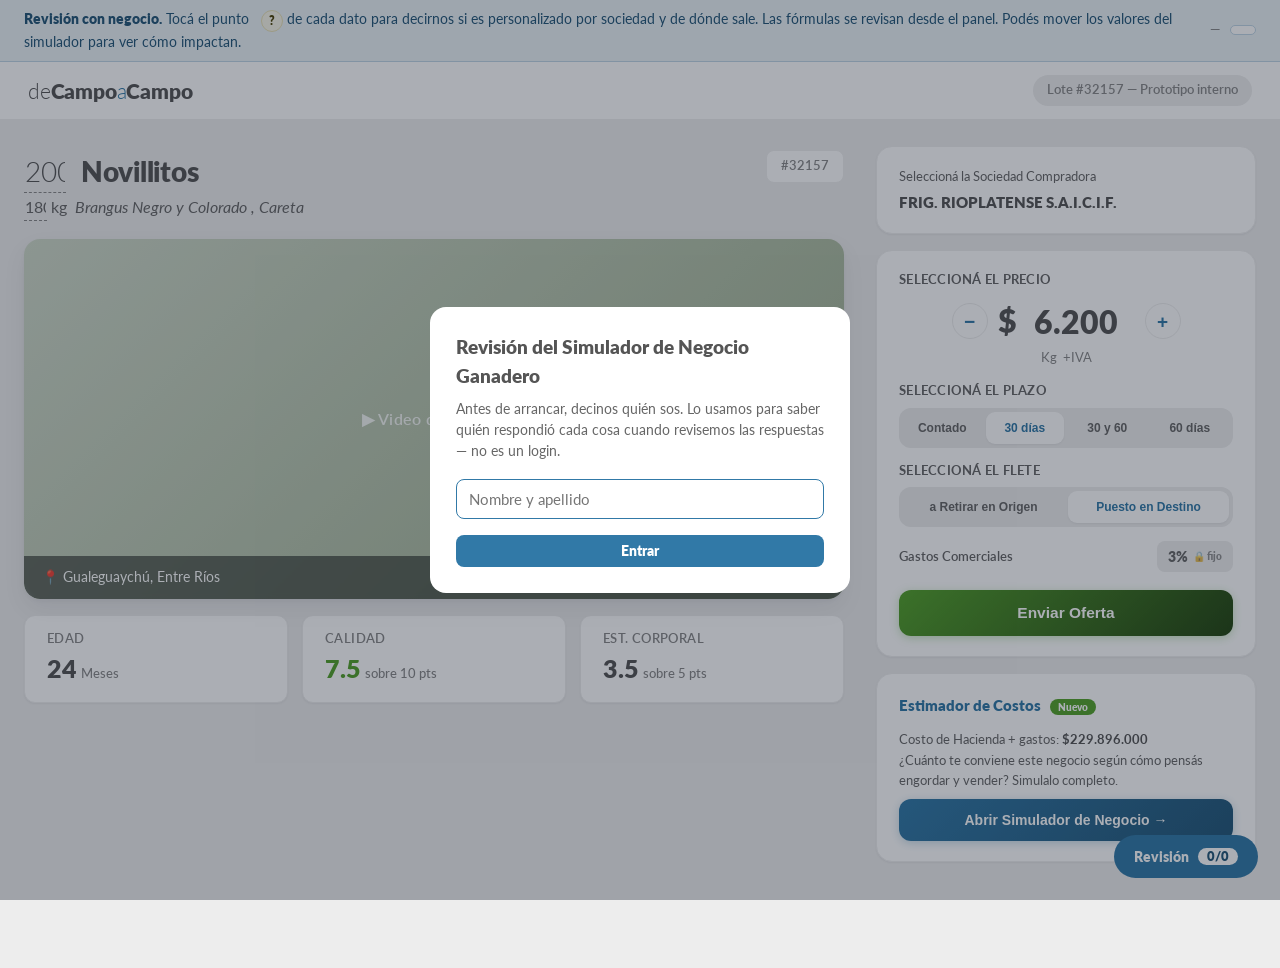
<file: compradora/simulador/negocio-ganadero.html>
<!DOCTYPE html>
<html lang="es">
<head>
<meta charset="UTF-8">
<meta name="viewport" content="width=device-width, initial-scale=1">
<title>Simulador de Negocio Ganadero — Revisión con Negocio · dCaC</title>
<link rel="icon" type="image/svg+xml" href="[data-uri]">
<link rel="preconnect" href="https://fonts.googleapis.com">
<link rel="preconnect" href="https://fonts.gstatic.com" crossorigin>
<link rel="stylesheet" href="https://fonts.googleapis.com/css2?family=Lato:wght@300;400;500;600;700;800;900&display=swap">

<style>
  :root{
    --azul:#3179a7;
    --azul-dark:#235677;
    --azul-soft:#eaf2f6;
    --verde:#54a22b;
    --verde-dark:#234412;
    --verde-soft:#eef6ea;
    --rojo:#d25859;
    --rojo-soft:#fdefef;
    --ink:#555555;
    --ink-soft:#666666;
    --muted:#888888;
    --line:#ededed;
    --bg:#ededed;
    --card:#ffffff;
    --shadow-sm:0 1px 2px rgba(16,24,40,.05);
    --shadow-md:0 2px 4px rgba(16,24,40,.04), 0 10px 24px rgba(16,24,40,.06);
    --radius:16px;
    --radius-sm:11px;
    --header-h:62px;
  }
  *{box-sizing:border-box;}
  body{
    margin:0; font-family:Lato, -apple-system, "Segoe UI", sans-serif;
    background:var(--bg); color:var(--ink-soft); font-size:15px; line-height:1.5;
  }
  .dcac-header{
    background:#fff; border-bottom:1px solid var(--line);
    padding:13px 28px; display:flex; align-items:center; justify-content:space-between;
    position:sticky; top:0; z-index:60;
  }
  .dcac-header .logo{font-size:21px; font-weight:300; color:var(--ink); letter-spacing:-.01em;}
  .dcac-header .logo b{font-weight:800;}
  .dcac-header .logo .a{color:var(--azul);}
  .dcac-header .lote-tag{font-size:12.5px; color:var(--muted); background:var(--bg); border-radius:20px; padding:6px 14px; font-weight:600;}

  .contenedor-principal{max-width:1280px; margin:0 auto; padding:26px 24px 90px;}
  .grid{display:grid; grid-template-columns: minmax(0,1fr) 380px; gap:32px; align-items:start;}
  @media (max-width:980px){
    .grid{grid-template-columns:1fr;}
    .col-der{position:static !important;}
    #bloque-titulo{position:static !important;}
  }

  /* ---- Título ---- */
  #bloque-titulo{position:sticky; top:var(--header-h); z-index:40; margin-bottom:18px;}
  .titulo-full h1{font-size:28px; font-weight:300; color:var(--ink); margin:0; letter-spacing:-.01em;}
  .titulo-full h1 b{font-weight:800;}
  .titulo-full{position:relative; padding-top:4px;}
  .titulo-full .subtitulo{font-size:15.5px; color:var(--ink-soft); margin-top:3px;}
  .titulo-full .subtitulo em{font-style:italic;}
  .input-titulo{border:none; background:transparent; font:inherit; color:inherit; padding:0 1px; border-bottom:1.5px dashed var(--muted); border-radius:0; -moz-appearance:textfield;}
  .input-titulo::-webkit-outer-spin-button, .input-titulo::-webkit-inner-spin-button{-webkit-appearance:none; margin:0;}
  .input-titulo:hover{border-bottom-color:var(--azul);}
  .input-titulo:focus{outline:none; background:var(--azul-soft); border-radius:6px; border-bottom-color:var(--azul);}
  .input-titulo-cabezas{width:2.6ch;}
  .input-titulo-peso{width:2.6ch;}
  .titulo-full .lote-num{position:absolute; top:4px; right:0; background:#fff; border:1px solid var(--line); border-radius:8px; padding:6px 14px; color:var(--muted); font-size:12.5px; font-weight:600;}
  .titulo-collapsed{
    display:flex; align-items:center; justify-content:space-between; gap:14px;
    background:#fff; border:1px solid var(--line); border-radius:var(--radius-sm);
    padding:13px 18px; font-size:13.5px; color:var(--ink-soft); flex-wrap:wrap; box-shadow:var(--shadow-sm);
  }
  .titulo-collapsed strong{color:var(--ink);}
  .btn-link{background:none; border:none; color:var(--azul); font-weight:700; cursor:pointer; font-size:13px; padding:0; white-space:nowrap;}
  .btn-link:hover{color:var(--azul-dark);}

  /* ---- Área central ---- */
  #area-central{position:relative;}
  .video-placeholder{
    background:linear-gradient(135deg,#cfd9c9,#9fb191);
    height:360px; border-radius:var(--radius); position:relative; overflow:hidden;
    display:flex; align-items:center; justify-content:center; color:rgba(255,255,255,.85); font-size:14px;
    box-shadow:var(--shadow-md);
  }
  .video-placeholder:before{ content:"▶  Video de la tropa"; font-size:16px; font-weight:600; letter-spacing:.02em;}
  .caption-ubicacion{
    position:absolute; left:0; right:0; bottom:0; background:rgba(20,24,20,.55); color:#fff;
    padding:11px 18px; font-size:13.5px; display:flex; justify-content:space-between; backdrop-filter:blur(2px);
  }
  .info-row{display:flex; gap:14px; margin-top:16px; flex-wrap:wrap;}
  .info-card{background:#fff; border:1px solid var(--line); border-radius:var(--radius-sm); padding:14px 22px; flex:1; min-width:120px; box-shadow:var(--shadow-sm);}
  .info-label{font-size:12.5px; color:var(--muted); font-weight:600; text-transform:uppercase; letter-spacing:.03em;}
  .info-val{font-size:25px; color:var(--ink); font-weight:800; margin-top:2px;}
  .info-val span{font-size:12.5px; color:var(--muted); font-weight:500; margin-left:4px;}
  .info-val.verde{color:var(--verde);}

  /* ---- Cards columna derecha ---- */
  .col-der{position:sticky; top:var(--header-h);}
  .card{background:var(--card); border:1px solid var(--line); border-radius:var(--radius); padding:20px 22px; margin-bottom:16px; box-shadow:var(--shadow-sm);}
  .card label{display:block; font-size:12.5px; color:var(--ink-soft); margin:14px 0 7px; font-weight:700; text-transform:uppercase; letter-spacing:.02em;}
  .card label:first-of-type{margin-top:0;}
  .sociedad{font-size:13px; color:var(--ink-soft);}
  .sociedad strong{display:block; color:var(--ink); font-size:15px; margin-top:4px; font-weight:800;}

  .precio-row{display:flex; align-items:center; justify-content:center; gap:10px;}
  .precio-val{font-size:32px; color:var(--ink); display:flex; align-items:center; font-weight:800;}
  .precio-val input{
    border:none; font-size:32px; width:118px; color:var(--ink); font-family:inherit; background:transparent; font-weight:800; text-align:center;
  }
  .precio-val input:focus{outline:none; background:var(--azul-soft); border-radius:8px;}
  .step-btn{
    width:36px; height:36px; border-radius:50%; border:1px solid var(--line); background:#fff;
    color:var(--azul); font-size:19px; font-weight:700; cursor:pointer; flex-shrink:0;
    display:flex; align-items:center; justify-content:center; transition:.15s; line-height:1;
  }
  .step-btn:hover{background:var(--azul-soft); border-color:var(--azul); transform:translateY(-1px);}
  .step-btn:active{transform:translateY(0) scale(.95);}
  .step-btn-sm{
    width:24px; height:24px; border-radius:50%; border:1px solid var(--line); background:#fff;
    color:var(--azul); font-size:14px; font-weight:700; cursor:pointer; flex-shrink:0;
    display:flex; align-items:center; justify-content:center; transition:.15s; line-height:1;
  }
  .step-btn-sm:hover{background:var(--azul-soft); border-color:var(--azul);}
  .step-btn-sm:active{transform:scale(.95);}
  .campo-precio-venta{display:flex; align-items:center; gap:5px;}
  .kg-label{color:var(--muted); font-size:12.5px; margin-top:4px; text-align:center;}

  .pill-row, .toggle-row{display:flex; gap:4px; background:var(--bg); border-radius:12px; padding:4px;}
  .pill, .toggle{
    border:none; background:transparent; border-radius:9px; padding:9px 8px;
    font-size:12px; color:var(--ink-soft); cursor:pointer; text-align:center; flex:1; font-weight:600; transition:.15s;
  }
  .pill.active, .toggle.active{background:#fff; color:var(--azul); font-weight:800; box-shadow:var(--shadow-sm);}

  .flete-grid{display:grid; grid-template-columns:repeat(3,1fr); gap:8px; margin-top:10px;}
  .flete-campo label{display:block; font-size:10.5px; color:var(--muted); margin-bottom:4px; font-weight:700; text-transform:uppercase; letter-spacing:.02em;}
  .flete-campo input{width:100%; border:1px solid var(--line); border-radius:8px; padding:7px 6px; font-size:13px; text-align:center; font-family:inherit; color:var(--ink); font-weight:700;}
  .flete-total{margin-top:10px; background:var(--azul-soft); border-radius:10px; padding:10px 12px; font-size:13.5px; color:var(--azul-dark); font-weight:700; text-align:center; line-height:1.4;}

  .gastos-com-row{margin-top:14px; font-size:13px; color:var(--ink-soft); display:flex; justify-content:space-between; align-items:center; font-weight:600;}
  .badge-fijo{background:var(--bg); color:var(--ink-soft); border-radius:8px; padding:5px 11px; font-size:14px; font-weight:800; display:inline-flex; align-items:center; gap:5px;}
  .badge-fijo .lock{font-size:10px; opacity:.7;}

  .btn-enviar{
    width:100%; background:linear-gradient(135deg,var(--verde),var(--verde-dark)); color:#fff; border:none; border-radius:12px;
    padding:14px; font-size:15.5px; font-weight:800; margin-top:18px; cursor:pointer; box-shadow:0 2px 10px rgba(63,163,40,.28); transition:.15s;
  }
  .btn-enviar:hover{transform:translateY(-1px); box-shadow:0 4px 16px rgba(63,163,40,.34);}

  .card.estimador h3{color:var(--azul); font-size:15px; margin:0 0 12px; font-weight:800;}
  .btn-abrir-sim{
    width:100%; background:linear-gradient(135deg,var(--azul),var(--azul-dark)); color:#fff; border:none; border-radius:12px;
    padding:13px; font-size:14px; font-weight:800; cursor:pointer; margin-top:8px; box-shadow:0 2px 10px rgba(49,121,167,.28); transition:.15s;
  }
  .btn-abrir-sim:hover{transform:translateY(-1px); box-shadow:0 4px 16px rgba(49,121,167,.34);}
  .badge-nuevo{background:var(--verde); color:#fff; font-size:10px; border-radius:10px; padding:2px 8px; margin-left:6px; vertical-align:middle; font-weight:800;}
  .mini-resultado{font-size:13px; color:var(--ink-soft); margin-top:10px; line-height:1.6;}
  .mini-resultado b{color:var(--ink);}

  /* ---- Simulador ---- */
  .sim-wrap{background:#fff; border:1px solid var(--line); border-radius:var(--radius); padding:26px 28px; box-shadow:var(--shadow-md);}
  .sim-header{display:flex; justify-content:space-between; align-items:flex-start; margin-bottom:6px;}
  .sim-header h2{color:var(--ink); font-size:21px; margin:0; font-weight:800;}
  .dolar-mep-badge{
    display:inline-block; vertical-align:middle; margin-left:10px;
    font-size:12px; font-weight:700; color:var(--azul-dark); background:var(--azul-soft);
    border-radius:8px; padding:4px 10px;
  }
  .sim-header p{font-size:13px; color:var(--muted); margin:6px 0 0; max-width:560px;}
  .sim-secciones{display:grid; grid-template-columns:1fr; gap:22px; margin-top:20px; align-items:start;}
  .sim-secciones + .sim-secciones{margin-top:22px;}
  .sim-sec{border:1px solid var(--line); border-radius:var(--radius-sm); padding:18px 20px; background:#fbfbfc; transition:background .15s, border-color .15s; scroll-margin-top:170px;}
  .sim-sec-body{overflow:hidden; transition:max-height .32s ease, opacity .22s ease;}
  .sim-sec h4{color:var(--ink); font-size:13.5px; margin:0 0 14px; border-bottom:1px solid var(--line); padding-bottom:9px; font-weight:800; text-transform:uppercase; letter-spacing:.02em;}
  .sim-sec-head{display:flex; align-items:center; justify-content:space-between; border-bottom:1px solid var(--line); padding-bottom:9px; margin-bottom:14px; gap:10px; transition:border-color .25s, padding-bottom .25s, margin-bottom .25s;}
  .sim-sec-head h4{margin:0; border:none; padding:0;}
  .sec-icon{width:38px; height:38px; color:var(--azul-dark); flex-shrink:0;}
  .sim-sec-head h4{display:flex; align-items:center; gap:12px;}
  .btn-editar{display:none; background:none; border:none; cursor:pointer; font-size:18px; color:var(--azul-dark); padding:4px 6px; line-height:1; flex-shrink:0; border-radius:6px;}
  .btn-editar:hover{color:var(--azul); background:var(--azul-soft);}
  .sim-sec.confirmado{background:#fff; border-color:#cfe4c4; border-width:2.5px;}
  .sim-sec.confirmado .sim-sec-head{border-bottom:none; padding-bottom:0; margin-bottom:0;}
  .sim-sec.confirmado .sim-sec-body{opacity:0; pointer-events:none;}
  .sim-sec.confirmado .btn-editar{display:inline-flex; align-items:center;}
  .btn-confirmar-sec{width:100%; background:#fff; border:1.5px solid var(--verde-dark); color:var(--verde-dark); border-radius:10px; padding:11px; font-size:13.5px; font-weight:800; margin-top:18px; cursor:pointer; transition:.15s;}
  .btn-confirmar-sec:hover{background:var(--verde-soft);}

  /* ---- Resumen colapsado (visible cuando la sección está confirmada) ---- */
  .sim-sec-resumen{display:none;}
  .sim-sec.confirmado .sim-sec-resumen{display:block; padding:4px 0 2px;}
  .resumen-3col{display:grid; grid-template-columns:repeat(3,1fr); gap:0 24px;}
  .resumen-col-lbl{font-size:11px; text-transform:uppercase; letter-spacing:.04em; color:var(--azul-dark); font-weight:800; margin-bottom:7px;}
  .resumen-col-val{font-size:15px; color:var(--ink); font-weight:500; line-height:1.5;}
  .resumen-col-val b{font-weight:800;}
  .resumen-col-sub{font-size:13px; color:var(--muted); font-weight:500; margin-top:3px;}
  .resumen-col-sub b{color:var(--ink); font-weight:800;}
  .resumen-col + .resumen-col{border-left:1px solid var(--line); padding-left:24px;}
  .resumen-costos-row{display:flex; flex-wrap:wrap; gap:10px 30px; margin-top:18px; padding-top:16px; border-top:1px solid var(--line);}
  .resumen-costo{flex:1; min-width:160px; display:flex; flex-direction:column; gap:4px;}
  .resumen-costo .lbl{font-size:11.5px; color:var(--ink-soft); font-weight:700; text-transform:uppercase; letter-spacing:.02em;}
  .resumen-costo .val{font-size:17px; font-weight:800; color:var(--ink);}
  .resumen-costo-total .val{color:var(--azul-dark); font-size:19px;}
  @media (max-width:880px){
    .resumen-3col{grid-template-columns:1fr; gap:14px 0;}
    .resumen-col + .resumen-col{border-left:none; padding-left:0; padding-top:14px; border-top:1px solid var(--line);}
  }
  .campo{
    display:flex; flex-direction:column; gap:5px; margin-bottom:10px;
    border:1px solid var(--line); border-radius:10px; padding:10px 12px;
    background:#fff; box-shadow:var(--shadow-sm); transition:border-color .15s, box-shadow .15s;
  }
  .campo:focus-within{border-color:var(--azul); box-shadow:0 0 0 3px var(--azul-soft);}
  .campo label{display:block; font-size:12px; color:var(--ink-soft); font-weight:700; text-transform:none;}
  .sub-columnas{display:grid; grid-template-columns:repeat(3,1fr); gap:0 26px; margin-top:8px;}
  .sub-columnas.cols-2{grid-template-columns:repeat(2,1fr);}
  @media (max-width:880px){ .sub-columnas{grid-template-columns:1fr;} }
  .sub-columna h6{font-size:11px; text-transform:uppercase; letter-spacing:.05em; color:var(--azul-dark); font-weight:800; margin:0 0 12px; padding-bottom:7px; border-bottom:1px solid var(--line);}
  .fila-ancha{grid-column:1/-1; margin-top:10px; border-top:1px solid var(--line); padding-top:14px; display:flex; flex-wrap:wrap; gap:10px 30px;}
  .fila-ancha .campo{flex:1; min-width:240px; margin-bottom:0; background:var(--azul-soft); border-color:var(--azul); box-shadow:none;}
  .fila-ancha .campo label{color:var(--azul-dark); font-size:13px;}
  .fila-ancha .campo .badge-fijo{color:var(--azul-dark); font-size:17px;}
  .fila-2col{display:flex; flex-wrap:wrap; gap:10px 18px; margin-bottom:10px;}
  .fila-2col .campo{flex:1; min-width:220px; margin-bottom:0;}
  .plan-global{border:1px solid var(--line); border-radius:var(--radius-sm); padding:18px 20px; background:#fbfbfc; margin-top:20px;}

  .campo-modo-productivo{margin-bottom:20px;}
  .modo-productivo-label{display:block; font-size:16px; font-weight:800; color:var(--ink); margin-bottom:10px; text-transform:none;}
  .modo-productivo-toggle{gap:8px; padding:6px; border-radius:14px;}
  .modo-productivo-toggle .toggle{padding:17px 10px; font-size:14.5px; border-radius:11px;}
  .etapa-titulo{font-size:11px; text-transform:uppercase; letter-spacing:.05em; color:var(--azul-dark); font-weight:800; margin:0 0 12px; transition:color .15s;}
  .etapa-inactiva .etapa-titulo{color:var(--muted);}
  .etapa-sep{border-top:1px solid var(--line); margin-top:16px; padding-top:16px;}
  .campo-grande input{font-size:16px; padding:9px 10px;}
  .campo .tip, h6 .tip{
    display:inline-flex; align-items:center; justify-content:center; width:15px; height:15px; border-radius:50%;
    background:var(--line); color:var(--ink-soft); cursor:help; margin-left:4px; font-size:10px; font-weight:700;
    position:relative;
  }
  .campo .tip::after, h6 .tip::after{
    content:attr(data-tip);
    position:absolute; bottom:calc(100% + 8px); left:50%; transform:translateX(-50%);
    background:var(--ink); color:#fff; font-size:12px; font-weight:500; line-height:1.4;
    padding:8px 11px; border-radius:8px; width:220px; text-align:left; white-space:normal;
    box-shadow:var(--shadow-md); opacity:0; visibility:hidden; pointer-events:none;
    transition:opacity .15s, visibility .15s; z-index:100;
  }
  .campo .tip::before, h6 .tip::before{
    content:''; position:absolute; bottom:calc(100% + 3px); left:50%; transform:translateX(-50%);
    border:5px solid transparent; border-top-color:var(--ink);
    opacity:0; visibility:hidden; pointer-events:none; transition:opacity .15s, visibility .15s; z-index:100;
  }
  .campo .tip:hover::after, .campo .tip:hover::before, h6 .tip:hover::after, h6 .tip:hover::before{ opacity:1; visibility:visible; }
  .campo .tip:empty::after, .campo .tip[data-tip=""]::after, h6 .tip:empty::after, h6 .tip[data-tip=""]::after{ content:none; }
  .campo .tip:empty::before, .campo .tip[data-tip=""]::before, h6 .tip:empty::before, h6 .tip[data-tip=""]::before{ content:none; }
  .campo input, .campo select{
    border:1px solid transparent; border-radius:7px; padding:8px 10px; font-size:15px;
    width:100%; font-family:inherit; text-align:left; color:var(--ink); font-weight:700; background:var(--bg);
    transition:background .15s;
  }
  .campo select{width:auto; font-weight:700;}
  .campo input:focus, .campo select:focus{outline:none; background:#fff;}
  .campo-precio-venta input{width:auto; flex:1;}
  .campo .badge-fijo{background:none; color:var(--ink); padding:0; font-size:15px;}
  .badge-locked{background:var(--azul-soft); color:var(--azul-dark); border-radius:8px; padding:6px 12px; font-size:14px; font-weight:800; align-self:flex-start;}

  table.tabla-dieta{width:100%; border-collapse:separate; border-spacing:0; margin:4px 0 14px; border:1px solid var(--line); border-radius:10px; overflow:hidden;}
  table.tabla-dieta thead th{font-size:10.5px; color:var(--ink-soft); text-transform:uppercase; letter-spacing:.02em; font-weight:800; text-align:center; padding:9px 6px; background:var(--bg); border-bottom:1px solid var(--line);}
  table.tabla-dieta th:first-child{text-align:center;}
  table.tabla-dieta td{padding:7px 6px; vertical-align:middle; text-align:center; border-bottom:1px solid var(--line);}
  table.tabla-dieta tbody tr:last-child td{border-bottom:none;}
  table.tabla-dieta tbody tr:nth-child(even){background:var(--bg);}
  table.tabla-dieta td.comp{font-size:13px; color:var(--ink-soft); font-weight:600; white-space:nowrap; text-align:left; padding-left:12px;}
  table.tabla-dieta td.col-pct, table.tabla-dieta td.col-precio{width:32%;}
  table.tabla-dieta td input{
    border:1px solid var(--line); border-radius:8px; padding:6px 8px; font-size:13px;
    width:100%; font-family:inherit; text-align:center; color:var(--ink); font-weight:700; background:#fff;
  }
  table.tabla-dieta td input:focus{outline:2px solid var(--azul-soft); border-color:var(--azul);}

  .peso-stepper{display:flex; align-items:center; gap:3px; margin-top:18px; flex-wrap:nowrap;}
  .peso-chip{background:var(--azul-soft); border-radius:8px; padding:9px 5px; flex:1 1 0; min-width:0; text-align:center;}
  .peso-chip-lbl{display:block; font-size:8.8px; color:var(--azul-dark); text-transform:uppercase; letter-spacing:.01em; font-weight:800; white-space:nowrap; overflow:hidden; text-overflow:ellipsis;}
  .peso-chip-val{display:block; font-size:19px; color:var(--ink); font-weight:800; margin-top:2px; white-space:nowrap;}
  .peso-arrow{color:var(--muted); font-size:12px; flex-shrink:0;}

  .resultados-wrap{margin-top:28px; border-top:1px solid var(--line); padding-top:22px;}
  .resultados-header{display:flex; justify-content:space-between; align-items:center; flex-wrap:wrap; gap:10px;}
  .resultados-header h3{color:var(--ink); font-size:16.5px; margin:0; font-weight:800;}
  .view-toggle{display:flex; gap:4px; background:var(--bg); border-radius:11px; padding:4px;}
  .view-toggle button{border:none; background:transparent; padding:8px 14px; font-size:12px; border-radius:8px; cursor:pointer; color:var(--ink-soft); font-weight:700;}
  .view-toggle button.active{background:var(--azul); color:#fff;}
  .moneda-toggle button.active{background:var(--verde-dark);}

  table.tabla-res{width:100%; border-collapse:collapse; margin-top:12px; font-size:13.5px;}
  table.tabla-res td{padding:7px 4px; border-bottom:1px solid #f1f1f3;}
  table.tabla-res td.lbl{color:var(--ink-soft);}
  table.tabla-res td.val{text-align:right; color:var(--ink); font-weight:700; white-space:nowrap;}
  table.tabla-res tr.subtotal td{border-top:1px solid #d8dbe0; border-bottom:2px solid var(--ink); font-weight:800;}
  table.tabla-res tr.total td{font-weight:800; color:var(--ink); font-size:15px;}
  table.tabla-res tr.negativo td.val{color:var(--rojo);}
  table.tabla-res tr.positivo td.val{color:var(--verde);}
  .bloque-resumen{margin-bottom:20px;}
  .bloque-resumen h5{
    font-size:14px; text-transform:uppercase; letter-spacing:.04em; color:var(--azul-dark); margin:0 0 2px; font-weight:800;
    cursor:pointer; display:flex; align-items:center; gap:6px; user-select:none;
  }
  .bloque-resumen h5:hover{color:var(--azul-dark);}
  .bloque-resumen h5 .chevron{font-size:10px; transition:transform .15s;}
  .bloque-resumen.colapsado table.tabla-res tr:not(.total-bloque){display:none;}
  .bloque-resumen.colapsado .nota-formula{display:none;}
  .bloque-resumen.colapsado table.tabla-res tr.total-bloque td{border-top:none; padding-top:3px;}
  .btn-ver-totales{
    background:#fff; border:1.5px solid var(--azul); color:var(--azul); border-radius:9px;
    padding:8px 14px; font-size:12px; font-weight:800; cursor:pointer; transition:.15s; white-space:nowrap;
  }
  .btn-ver-totales:hover{background:var(--azul-soft);}
  .nota-formula{font-size:12px; color:var(--muted); margin:8px 0 0; line-height:1.55;}
  .nota-formula b{color:var(--ink-soft);}
  .fecha-muted{color:var(--muted); font-weight:600; font-size:12px; margin-left:6px;}

  .margen-final{
    display:flex; justify-content:space-between; align-items:center; background:var(--azul-soft);
    border-radius:var(--radius-sm); padding:18px 22px; margin-top:6px;
  }
  .margen-final .lbl{font-size:14px; color:var(--azul-dark); font-weight:700;}
  .margen-final .val{font-size:27px; font-weight:800;}
  .margen-final .val.positivo{color:var(--verde-dark);}
  .margen-final .val.negativo{color:var(--rojo);}
  .margen-pct-row{display:flex; flex-wrap:wrap; gap:14px; margin-top:12px;}
  .margen-pct-item{flex:1; min-width:220px; background:#fff; border:1px solid var(--line); border-radius:var(--radius-sm); padding:12px 16px;}
  .margen-pct-val{font-size:20px; font-weight:800;}
  .margen-pct-val.positivo{color:var(--verde-dark);}
  .margen-pct-val.negativo{color:var(--rojo);}
  .margen-pct-lbl{font-size:12px; color:var(--muted); margin-top:3px; line-height:1.4;}

  .equilibrio-grid{display:grid; grid-template-columns:1fr 1fr; gap:18px; margin-top:18px;}
  @media (max-width:760px){ .equilibrio-grid{grid-template-columns:1fr;} }
  .equilibrio-card{border:1px solid var(--line); border-radius:var(--radius-sm); padding:16px 18px; background:#fbfbfc;}
  .equilibrio-card h5{margin:0 0 6px; font-size:13px; color:var(--ink); font-weight:800;}
  .equilibrio-card .precio-grande{font-size:21px; font-weight:800; color:var(--azul);}
  .ladder{width:100%; font-size:12px; margin-top:10px; border-collapse:collapse;}
  .ladder td{padding:4px 2px; text-align:right; color:var(--ink-soft);}
  .ladder tr.base td{font-weight:800; color:var(--ink);}
  .ladder td:first-child{text-align:left; color:var(--muted);}

  .disclaimer{font-size:11.5px; color:var(--muted); text-align:center; margin-top:20px; line-height:1.6;}
</style>
  <link rel="stylesheet" href="revision.css">
</head>
<body>

<div class="dcac-header">
  <div class="logo">de<b>Campo</b><span class="a">a</span><b>Campo</b></div>
  <div class="lote-tag">Lote #32157 — Prototipo interno</div>
</div>

<div class="contenedor-principal">
  <div class="grid">

    <!-- ===================== COLUMNA IZQUIERDA ===================== -->
    <div class="col-izq">

      <div id="bloque-titulo">
        <div class="titulo-full" id="titulo-full">
          <h1><input type="number" id="in-titulo-cabezas" class="input-titulo input-titulo-cabezas" step="1" min="1" title="Editar cantidad de cabezas">&nbsp; <b>Novillitos</b></h1>
          <div class="subtitulo"><input type="number" id="in-titulo-peso" class="input-titulo input-titulo-peso" step="1" min="1" title="Editar peso promedio (kg)"> kg &nbsp;<em>Brangus Negro y Colorado , Careta</em></div>
          <div class="lote-num">#32157</div>
        </div>
        <div class="titulo-collapsed" id="titulo-collapsed" style="display:none;">
          <span id="titulo-collapsed-texto"><strong>200 Novillitos</strong> · 180 kg · Brangus Negro y Colorado, Careta · #32157 · Gualeguaychú, Entre Ríos</span>
          <button class="btn-link" id="btn-volver">← Volver a la publicación</button>
        </div>
      </div>

      <div id="area-central">
        <div id="vista-video">
          <div class="video-placeholder">
            <div class="caption-ubicacion"><span>📍 Gualeguaychú, Entre Ríos</span><span>Ver Mapa</span></div>
          </div>
          <div class="info-row">
            <div class="info-card"><div class="info-label">Edad</div><div class="info-val">24<span>Meses</span></div></div>
            <div class="info-card"><div class="info-label">Calidad</div><div class="info-val verde">7.5<span>sobre 10 pts</span></div></div>
            <div class="info-card"><div class="info-label">Est. Corporal</div><div class="info-val">3.5<span>sobre 5 pts</span></div></div>
          </div>
        </div>

        <div id="vista-simulador" style="display:none;"></div>
      </div>
    </div>

    <!-- ===================== COLUMNA DERECHA ===================== -->
    <div class="col-der">
      <div class="card sociedad">
        Seleccioná la Sociedad Compradora
        <strong>FRIG. RIOPLATENSE S.A.I.C.I.F.</strong>
      </div>

      <div class="card ofertador">
        <label>Seleccioná el Precio</label>
        <div class="precio-row">
          <button class="step-btn" id="btn-precio-menos" type="button" title="-$50">−</button>
          <div class="precio-val">$<input type="text" inputmode="numeric" id="in-precio-compra" value="6.200"></div>
          <button class="step-btn" id="btn-precio-mas" type="button" title="+$50">+</button>
        </div>
        <div class="kg-label">Kg &nbsp;+IVA</div>

        <label>Seleccioná el Plazo</label>
        <div class="pill-row" id="plazo-compra-pills">
          <button data-val="0" class="pill">Contado</button>
          <button data-val="30" class="pill active">30 días</button>
          <button data-val="45" class="pill">30 y 60</button>
          <button data-val="60" class="pill">60 días</button>
        </div>

        <label>Seleccioná el Flete</label>
        <div class="toggle-row" id="flete-compra-toggle">
          <button data-val="retirar" class="toggle">a Retirar en Origen</button>
          <button data-val="destino" class="toggle active">Puesto en Destino</button>
        </div>
        <div id="destino-compra-wrap" style="display:none; margin-top:4px;">
          <div class="flete-grid">
            <div class="flete-campo"><label>Jaulas</label><input type="number" id="in-flete-jaulas" value="4" min="1" step="1"></div>
            <div class="flete-campo"><label>Km</label><input type="text" inputmode="numeric" id="in-flete-km" value="370"></div>
            <div class="flete-campo"><label>$/km</label><input type="text" inputmode="numeric" id="in-flete-tarifa" value="2.500"></div>
          </div>
          <div class="flete-total" id="flete-total-display"></div>
        </div>

        <div class="gastos-com-row">Gastos Comerciales <span class="badge-fijo">3% <span class="lock">🔒 fijo</span></span></div>

        <button class="btn-enviar" id="btn-enviar-oferta">Enviar Oferta</button>
      </div>

      <div class="card estimador" id="card-estimador">
        <!-- JS renders either the CTA or the mini live-summary here -->
      </div>
    </div>

  </div>
</div>

<script>
/* =========================================================================
   ESTADO
   ========================================================================= */
const state = {
  // --- Lote (fijo, viene de la publicación) ---
  cabezasCompra: 200,
  pesoCompra: 180,

  // --- Oferta de compra (ofertador, editable) ---
  precioCompra: 6200,
  comisionCompraPct: 3.0,            // fijo, no editable
  plazoCompraDias: 30,
  fleteCompraModo: 'destino',        // 'retirar' | 'destino'
  fleteCompraJaulas: 4,
  fleteCompraKm: 370,
  fleteCompraTarifaKm: 2500,

  // --- Plan productivo ---
  modoProductivo: 'recria_terminacion', // 'recria_terminacion' | 'solo_recria' | 'solo_terminacion'
  recriaADG: 0.5,          // kg/día — ganancia diaria estándar en recría
  recriaDias: 300,
  terminacionADG: 1.25,    // kg/día — ganancia diaria estándar en terminación
  terminacionDias: 120,
  mortandadPct: 2.0,

  // --- Costos de Recría (alimentación a pastura + sanidad) ---
  // Estructura tomada de la planilla de Costos de Recría del usuario.
  recriaCostoHaQuintales: 10,          // quintales de soja equivalentes / ha (valor de la tierra)
  recriaPrecioQuintalSoja: 21,         // USD/quintal
  recriaCostoSiembraPastura: 330,      // USD/ha
  recriaMantenimientoPastura: 50,      // USD/ha/año
  recriaVidaUtilPastura: 4,            // años
  recriaProduccionAnualMS: 10000,      // kg MS/ha/año
  recriaEficienciaPct: 60,             // % de la MS producida que se aprovecha
  recriaConsumoPct: 2.65,              // % del peso vivo consumido por día
  recriaInsumoSanitarioPrecio: 4416,   // $/kg
  recriaDosisSanitaria: 2.8,           // kg insumo / cabeza

  // --- Costos de Terminación (dieta de feedlot + sanidad) ---
  // Estructura tomada de la planilla de Costos de Terminación del usuario.
  termEnergiaPct: 70, termEnergiaPrecio: 250,      // ej. maíz
  termProteinaPct: 15, termProteinaPrecio: 425,    // ej. expeller de soja
  termFibraPct: 12.5, termFibraPrecio: 190,        // ej. silo de maíz
  termNucleoPct: 2.5, termNucleoPrecio: 1750,      // núcleo vitamínico/mineral
  termConsumoPct: 3.0,                 // % del peso vivo consumido por día
  termInsumoSanitarioPrecio: 4416,     // $/kg
  termDosisSanitaria: 1.8,             // kg insumo / cabeza
  termEstructuraCabezaDia: 200,        // $/cabeza/día — costos de estructura (ARS)

  // --- Venta ---
  tipoPrecioVenta: 'vivo',   // 'vivo' | 'carne' — define cómo se interpreta precioVenta
  rindeEstimadoPct: 58,      // % rendimiento carnicero, solo aplica si tipoPrecioVenta==='carne'
  precioVenta: 5200,
  comisionVentaPct: 0,
  plazoVentaDias: 21,
  // Flete de venta: en Solo Recría es siempre "a cargo del comprador" (sin costo).
  // En modos con Terminación, el usuario elige 'retirar' (sin costo, antes
  // llamado "a cargo de deCampoacampo") o 'planta' (Puesto en Planta: se
  // descuenta del importe de venta el costo de jaulas×km×tarifa).
  fleteVentaModo: 'retirar', // 'retirar' | 'planta'
  fleteVentaJaulas: 4,
  fleteVentaKm: 370,
  fleteVentaTarifaKm: 2500,

  // --- Financiero ---
  tasaAnualPct: 18,

  // --- Cotización del dólar (MEP), usada para convertir a ARS los costos
  // que se cargan en USD (ver dolarMEP.js más abajo). Valor de referencia
  // de respaldo; se sobreescribe apenas resuelve el fetch en vivo.
  dolarMEP: 1300,

  // --- UI ---
  vista: 'total',          // 'total' | 'cabeza' | 'kg'
  monedaResultados: 'ars', // 'ars' | 'usd' — toggle de moneda en Resultados
  simuladorAbierto: false,
  confirmado: { venta:true, costosRecria:true, costosTerminacion:true },
  // Colapso individual de cada subsección de Resultados (true = solo se ve el total).
  resultadosColapsado: { compra:false, recria:false, terminacion:false, venta:false, resultado:false },
};

/* =========================================================================
   HELPERS DE FORMATO
   ========================================================================= */
const nf0 = new Intl.NumberFormat('es-AR', {maximumFractionDigits:0});
function money(n){ return (n<0?'-$':'$') + nf0.format(Math.abs(Math.round(n))); }
// Formato USD para el toggle de moneda en Resultados: 2 decimales para montos
// chicos (ej. $/kg), 0 decimales para totales grandes.
function moneyUSD(n){
  const decimales = Math.abs(n) < 1000 ? 2 : 0;
  return (n<0?'-USD ':'USD ') + new Intl.NumberFormat('es-AR',{maximumFractionDigits:decimales, minimumFractionDigits:decimales}).format(Math.abs(n));
}
// Helper que decide ARS o USD según state.monedaResultados, dividiendo por la
// cotización del dólar MEP vigente. Usado SOLO en la sección Resultados
// (fila(), margen-final, tarjetaEquilibrio) — los paneles de Costos y el
// ofertador siguen mostrando siempre money() en ARS.
function moneyAuto(n, s){
  if (s && s.monedaResultados === 'usd' && s.dolarMEP) return moneyUSD(n / s.dolarMEP);
  return money(n);
}
function num(n,d=1){ return new Intl.NumberFormat('es-AR',{maximumFractionDigits:d, minimumFractionDigits:d}).format(n); }
function pct(n){ return num(n,1)+'%'; }
// Fechas: suma de días calendario y formateo corto AR (dd/mm/aaaa).
function addDias(date, dias){ const d = new Date(date); d.setDate(d.getDate()+dias); return d; }
function formatFecha(date){ return new Intl.DateTimeFormat('es-AR',{day:'2-digit',month:'2-digit',year:'numeric'}).format(date); }
// Formateo de números enteros "en miles" con separador de miles "." (formato AR),
// usado en inputs editables que muestran montos grandes (precios, costos, kg de MS, etc.).
function formatMiles(n){ return nf0.format(Math.round(n||0)); }
function parseMiles(strVal){
  if (strVal === null || strVal === undefined) return 0;
  const limpio = String(strVal).replace(/\./g,'').replace(/[^0-9-]/g,'');
  const n = parseInt(limpio, 10);
  return isNaN(n) ? 0 : n;
}

/* =========================================================================
   MOTOR DE CÁLCULO
   ========================================================================= */
function calcular(s){
  const r = {};

  // --- Evolución productiva ---
  // Ganancia de cada etapa = Ganancia Diaria (ADG, kg/día) × Días en la etapa.
  let kgRecria = 0, kgTerminacion = 0, diasProduccion = 0;
  const usaRecria = s.modoProductivo !== 'solo_terminacion';
  const usaTerminacion = s.modoProductivo !== 'solo_recria';

  if (usaRecria){ kgRecria = s.recriaADG * s.recriaDias; diasProduccion += s.recriaDias; }
  if (usaTerminacion){ kgTerminacion = s.terminacionADG * s.terminacionDias; diasProduccion += s.terminacionDias; }

  const pesoInicial = s.pesoCompra;
  const pesoFinRecria = pesoInicial + (usaRecria ? kgRecria : 0);
  const pesoFinTerminacion = pesoFinRecria + (usaTerminacion ? kgTerminacion : 0);
  const pesoFinal = pesoFinTerminacion;

  // --- Mortandad por etapa, proporcional a los días de cada etapa ---
  // El % global de mortandad (s.mortandadPct) se reparte entre las etapas
  // activas según su participación en los días totales de producción (ej.:
  // 2% total con Recría/Terminación de igual duración → 1% a cada una). Las
  // cabezas perdidas en cada etapa siempre redondean hacia arriba (ceil) —
  // nunca se "pierde" una fracción de animal. La etapa de Terminación parte
  // de las cabezas que efectivamente salieron vivas de la Recría (pérdida
  // encadenada, no sobre el lote original).
  const mortandadPctRecria = (usaRecria && diasProduccion > 0)
    ? s.mortandadPct * (s.recriaDias / diasProduccion) : (usaRecria ? s.mortandadPct : 0);
  const mortandadPctTerminacion = (usaTerminacion && diasProduccion > 0)
    ? s.mortandadPct * (s.terminacionDias / diasProduccion) : (usaTerminacion ? s.mortandadPct : 0);

  const cabezasIngresanRecria = usaRecria ? s.cabezasCompra : 0;
  const cabezasPerdidasRecria = usaRecria ? Math.ceil(cabezasIngresanRecria * mortandadPctRecria/100) : 0;
  const cabezasSalenRecria = usaRecria ? Math.max(0, cabezasIngresanRecria - cabezasPerdidasRecria) : 0;

  const cabezasIngresanTerminacion = usaTerminacion ? (usaRecria ? cabezasSalenRecria : s.cabezasCompra) : 0;
  const cabezasPerdidasTerminacion = usaTerminacion ? Math.ceil(cabezasIngresanTerminacion * mortandadPctTerminacion/100) : 0;
  const cabezasSalenTerminacion = usaTerminacion ? Math.max(0, cabezasIngresanTerminacion - cabezasPerdidasTerminacion) : 0;

  const cabezasVenta = usaTerminacion ? cabezasSalenTerminacion : cabezasSalenRecria;
  const pesoVentaEfectivo = pesoFinal;
  const kgGanadoTotal = cabezasVenta * (pesoFinal - s.pesoCompra);

  r.usaRecria = usaRecria; r.usaTerminacion = usaTerminacion;
  r.kgRecria = kgRecria; r.kgTerminacion = kgTerminacion;
  r.diasProduccion = diasProduccion;
  r.pesoInicial = pesoInicial; r.pesoFinRecria = pesoFinRecria; r.pesoFinTerminacion = pesoFinTerminacion;
  r.pesoFinal = pesoFinal;
  r.mortandadPctRecria = mortandadPctRecria; r.mortandadPctTerminacion = mortandadPctTerminacion;
  r.cabezasIngresanRecria = cabezasIngresanRecria; r.cabezasPerdidasRecria = cabezasPerdidasRecria; r.cabezasSalenRecria = cabezasSalenRecria;
  r.cabezasIngresanTerminacion = cabezasIngresanTerminacion; r.cabezasPerdidasTerminacion = cabezasPerdidasTerminacion; r.cabezasSalenTerminacion = cabezasSalenTerminacion;
  r.cabezasVenta = cabezasVenta; r.pesoVentaEfectivo = pesoVentaEfectivo;
  r.kgGanadoTotal = kgGanadoTotal;

  // --- Fechas estimadas del plan (calendario) ---
  // Ingreso al campo: hoy + 7 días corridos (tiempo estimado de gestión/traslado).
  const INGRESO_OFFSET_DIAS = 7;
  const fechaIngreso = addDias(new Date(), INGRESO_OFFSET_DIAS);
  r.fechaIngreso = fechaIngreso;
  r.fechaFinRecria = usaRecria ? addDias(fechaIngreso, s.recriaDias) : null;
  r.fechaFinTerminacion = usaTerminacion ? addDias(fechaIngreso, diasProduccion) : null;
  // Fecha de ingreso a Terminación = fin de Recría (si hubo) o fecha de
  // ingreso al campo (si arranca directo en Terminación).
  r.fechaIngresoTerminacion = usaTerminacion ? (usaRecria ? r.fechaFinRecria : fechaIngreso) : null;
  // Salida a venta = fin de la última etapa activa del plan.
  r.fechaSalidaVenta = addDias(fechaIngreso, diasProduccion);

  // --- Compra ---
  const importeHaciendaCompra = s.cabezasCompra * s.pesoCompra * s.precioCompra;
  const gastosComercialesCompra = importeHaciendaCompra * s.comisionCompraPct/100;
  const costoFleteCompra = s.fleteCompraModo === 'retirar'
    ? s.fleteCompraJaulas * s.fleteCompraKm * s.fleteCompraTarifaKm
    : 0;
  const importeTotalCompra = importeHaciendaCompra + gastosComercialesCompra + costoFleteCompra;

  r.importeHaciendaCompra = importeHaciendaCompra;
  r.gastosComercialesCompra = gastosComercialesCompra;
  r.costoFleteCompra = costoFleteCompra;
  r.importeTotalCompra = importeTotalCompra;

  // --- Costos de Recría (alimentación a pastura + sanidad), por cabeza ---
  // Nota: solo recriaPrecioQuintalSoja, recriaCostoSiembraPastura y
  // recriaMantenimientoPastura se cargan en USD (igual que la planilla del
  // usuario); se convierten a ARS acá mismo multiplicando por la cotización
  // del dólar (s.dolarMEP). recriaInsumoSanitarioPrecio ya está en $ y no se
  // convierte.
  const pesoPromRecria = usaRecria ? (pesoInicial + pesoFinRecria)/2 : 0;
  const costoAnualPasturaHa = (s.recriaCostoHaQuintales * s.recriaPrecioQuintalSoja
    + (s.recriaVidaUtilPastura > 0 ? s.recriaCostoSiembraPastura / s.recriaVidaUtilPastura : 0)
    + s.recriaMantenimientoPastura) * s.dolarMEP;
  const kgMSAprovechableHa = s.recriaProduccionAnualMS * (s.recriaEficienciaPct/100);
  const costoKgMS = kgMSAprovechableHa > 0 ? costoAnualPasturaHa / kgMSAprovechableHa : 0;
  const costoRecriaUnitAlimentacion = pesoPromRecria * (s.recriaConsumoPct/100) * s.recriaDias * costoKgMS;
  const costoRecriaUnitSanidad = s.recriaDosisSanitaria * s.recriaInsumoSanitarioPrecio;
  const costoRecriaUnitTotal = costoRecriaUnitAlimentacion + costoRecriaUnitSanidad;

  r.pesoPromRecria = pesoPromRecria;
  r.costoAnualPasturaHa = costoAnualPasturaHa;
  r.kgMSAprovechableHa = kgMSAprovechableHa;
  r.costoKgMS = costoKgMS;
  r.costoRecriaUnitAlimentacion = costoRecriaUnitAlimentacion;
  r.costoRecriaUnitSanidad = costoRecriaUnitSanidad;
  r.costoRecriaUnitTotal = costoRecriaUnitTotal;

  // --- Costos de Terminación (dieta de feedlot + sanidad), por cabeza ---
  // Nota: a diferencia de la planilla original (que en esta celda referenciaba
  // por error la Ganancia en kg de la etapa), aquí se usan los Días reales de
  // Terminación — necesario para que el costo represente correctamente el
  // consumo acumulado durante toda la etapa.
  // Los precios de los componentes de la dieta y el INMC ya están en $,
  // no requieren conversión por dólar.
  const baseTerminacion = usaRecria ? pesoFinRecria : pesoInicial;
  r.pesoIngresoTerminacion = baseTerminacion;
  const pesoPromTerminacion = usaTerminacion ? (baseTerminacion + pesoFinTerminacion)/2 : 0;
  const costoPromedioRacion = (s.termEnergiaPct/100)*s.termEnergiaPrecio
    + (s.termProteinaPct/100)*s.termProteinaPrecio
    + (s.termFibraPct/100)*s.termFibraPrecio
    + (s.termNucleoPct/100)*s.termNucleoPrecio;
  const costoTermUnitAlimentacion = pesoPromTerminacion * (s.termConsumoPct/100) * s.terminacionDias * costoPromedioRacion;
  const costoTermUnitSanidad = s.termDosisSanitaria * s.termInsumoSanitarioPrecio;
  // Costos Estructura: $/cabeza/día (instalaciones, mano de obra, etc.)
  // prorrateado por los días que el animal pasa en Terminación.
  const costoTermUnitEstructura = s.termEstructuraCabezaDia * s.terminacionDias;
  const costoTermUnitTotal = costoTermUnitAlimentacion + costoTermUnitSanidad + costoTermUnitEstructura;
  // Kg de alimento consumidos por día (promedio) y Conversión (kg alimento
  // por kg de ganancia diaria) — solo informativos, exclusivos de Terminación.
  const kgDiarioTerminacion = pesoPromTerminacion * (s.termConsumoPct/100);
  const conversionTerminacion = s.terminacionADG > 0 ? kgDiarioTerminacion / s.terminacionADG : 0;

  r.pesoPromTerminacion = pesoPromTerminacion;
  r.costoPromedioRacion = costoPromedioRacion;
  r.costoTermUnitAlimentacion = costoTermUnitAlimentacion;
  r.costoTermUnitSanidad = costoTermUnitSanidad;
  r.costoTermUnitEstructura = costoTermUnitEstructura;
  r.costoTermUnitTotal = costoTermUnitTotal;
  r.kgDiarioTerminacion = kgDiarioTerminacion;
  r.conversionTerminacion = conversionTerminacion;

  // --- Producción total (costo unitario por cabeza × cabezas que efectivamente
  // ingresan a cada etapa — Terminación parte de las cabezas que salieron
  // vivas de la Recría, no del lote original) ---
  const costoProduccionRecria = usaRecria ? costoRecriaUnitTotal * cabezasIngresanRecria : 0;
  const costoProduccionTerminacion = usaTerminacion ? costoTermUnitTotal * cabezasIngresanTerminacion : 0;
  const costoProduccionTotal = costoProduccionRecria + costoProduccionTerminacion;

  r.costoProduccionRecria = costoProduccionRecria;
  r.costoProduccionTerminacion = costoProduccionTerminacion;
  r.costoProduccionTotal = costoProduccionTotal;

  // --- "Costo TOTAL por kg producido" en Recría y Terminación (item 8) ---
  r.costoRecriaUnitPorKg = (usaRecria && kgRecria > 0) ? costoRecriaUnitTotal / kgRecria : 0;
  r.costoTermUnitPorKg = (usaTerminacion && kgTerminacion > 0) ? costoTermUnitTotal / kgTerminacion : 0;

  // --- Venta ---
  // Tipo de precio: 'vivo' ($/kg vivo, fórmula histórica) o 'carne' ($/kg
  // carne/res). Con CARNE el importe se multiplica además por el Rinde
  // Estimado (rindeEstimadoPct) sobre el peso de venta efectivo (kilaje de
  // salida de terminación, ya NETO — incluye el desbaste de la venta).
  const factorRinde = s.tipoPrecioVenta === 'carne' ? (s.rindeEstimadoPct/100) : 1;
  const importeHaciendaVenta = cabezasVenta * pesoVentaEfectivo * s.precioVenta * factorRinde;
  const gastosComercialesVenta = importeHaciendaVenta * s.comisionVentaPct/100;
  // Flete de Venta: en Solo Recría siempre a cargo del comprador (sin costo).
  // Con alguna etapa de Terminación, el usuario elige 'retirar' (a cargo del
  // comprador, sin costo — antes "a cargo de deCampoacampo") o 'planta'
  // (Puesto en Planta: deCampoacampo entrega y se descuenta de la venta).
  const costoFleteVenta = (usaTerminacion && s.fleteVentaModo === 'planta')
    ? s.fleteVentaJaulas * s.fleteVentaKm * s.fleteVentaTarifaKm
    : 0;
  const importeTotalVenta = importeHaciendaVenta - gastosComercialesVenta - costoFleteVenta;

  r.factorRinde = factorRinde;
  r.importeHaciendaVenta = importeHaciendaVenta;
  r.gastosComercialesVenta = gastosComercialesVenta;
  r.costoFleteVenta = costoFleteVenta;
  r.importeTotalVenta = importeTotalVenta;
  r.fleteVentaResponsable = !usaTerminacion ? 'comprador' : (s.fleteVentaModo === 'planta' ? 'planta' : 'retirar');

  // --- Resultado económico ---
  const margenBruto = importeTotalVenta - importeTotalCompra;
  const margenNetoProductivo = margenBruto - costoProduccionTotal;

  // Costo de Oportunidad Financiero: 3 componentes, cada uno financia un
  // capital distinto durante el período en que ese capital quedó
  // efectivamente inmovilizado, hasta la fecha de cobro de la venta
  // (= fechaSalidaVenta + plazoVentaDias):
  //  1) Compra: sobre el Importe Total de Compra, desde el ingreso al campo.
  //  2) Recría: sobre el Costo de Producción de Recría, desde la MITAD de la
  //     etapa de Recría (el costo se devenga gradualmente durante la etapa).
  //  3) Terminación: idem, desde la MITAD de la etapa de Terminación.
  const diasFinanciamiento = diasProduccion - s.plazoCompraDias + s.plazoVentaDias;
  const costoOportunidadFinanciero = importeTotalCompra * (s.tasaAnualPct/100) * diasFinanciamiento / 365;

  const diasFromIngresoHastaCobro = diasProduccion + s.plazoVentaDias;
  const diasFinancieroRecria = usaRecria ? (diasFromIngresoHastaCobro - s.recriaDias/2) : 0;
  const diasFinancieroTerminacion = usaTerminacion
    ? (diasFromIngresoHastaCobro - (usaRecria ? s.recriaDias : 0) - s.terminacionDias/2)
    : 0;
  const costoFinancieroRecria = usaRecria
    ? costoProduccionRecria * (s.tasaAnualPct/100) * diasFinancieroRecria / 365
    : 0;
  const costoFinancieroTerminacion = usaTerminacion
    ? costoProduccionTerminacion * (s.tasaAnualPct/100) * diasFinancieroTerminacion / 365
    : 0;
  const costoFinancieroTotal = costoOportunidadFinanciero + costoFinancieroRecria + costoFinancieroTerminacion;

  const margenNetoEconomico = margenNetoProductivo - costoFinancieroTotal;

  r.margenBruto = margenBruto;
  r.margenNetoProductivo = margenNetoProductivo;
  r.diasFinanciamiento = diasFinanciamiento;
  r.costoOportunidadFinanciero = costoOportunidadFinanciero;
  r.diasFinancieroRecria = diasFinancieroRecria;
  r.diasFinancieroTerminacion = diasFinancieroTerminacion;
  r.costoFinancieroRecria = costoFinancieroRecria;
  r.costoFinancieroTerminacion = costoFinancieroTerminacion;
  r.costoFinancieroTotal = costoFinancieroTotal;
  r.margenNetoEconomico = margenNetoEconomico;

  // --- Margen Neto Económico como % del importe pagado (compra + producción) ---
  // Importe pagado = Importe Total de Compra + Costo de Producción Total
  // (no incluye flete de venta ni costo financiero, que no son "pagados").
  // El % anualizado usa una proporción lineal sobre 365 días (mismo criterio
  // que el resto del simulador para la tasa de costo financiero, sin interés
  // compuesto), tomando como días del negocio el total desde el ingreso al
  // campo hasta el cobro de la venta.
  const importePagadoTotal = importeTotalCompra + costoProduccionTotal;
  const margenNetoEconomicoPct = importePagadoTotal > 0
    ? (margenNetoEconomico / importePagadoTotal) * 100 : 0;
  const diasNegocioTotal = diasFromIngresoHastaCobro;
  const margenNetoEconomicoPctAnual = diasNegocioTotal > 0
    ? margenNetoEconomicoPct * (365 / diasNegocioTotal) : 0;

  r.importePagadoTotal = importePagadoTotal;
  r.margenNetoEconomicoPct = margenNetoEconomicoPct;
  r.diasNegocioTotal = diasNegocioTotal;
  r.margenNetoEconomicoPctAnual = margenNetoEconomicoPctAnual;

  // --- Precios de equilibrio ($/kg de venta) ---
  // Si el precio de venta es por kg CARNE, el denominador también se expresa
  // en kg carne (aplicando el Rinde Estimado), para que el precio de
  // equilibrio resultante sea comparable al precio que el usuario ingresa.
  const denomEquilibrio = cabezasVenta * pesoVentaEfectivo * (1 - s.comisionVentaPct/100) * factorRinde;
  const precioEquilibrioProductivo = denomEquilibrio > 0
    ? (importeTotalCompra + costoProduccionTotal + costoFleteVenta) / denomEquilibrio : 0;
  const precioEquilibrioEconomico = denomEquilibrio > 0
    ? (importeTotalCompra + costoProduccionTotal + costoFleteVenta + costoFinancieroTotal) / denomEquilibrio : 0;

  r.precioEquilibrioProductivo = precioEquilibrioProductivo;
  r.precioEquilibrioEconomico = precioEquilibrioEconomico;

  return r;
}

/* =========================================================================
   DIVISOR SEGÚN VISTA (Total / Por Cabeza / Por Kg) — específico por bloque
   ========================================================================= */
// Cada bloque de Resultados tiene su propio "kg" relevante para la vista
// "Por Kg": Compra ÷ kg comprados, Recría ÷ kg de recría, Terminación ÷ kg
// de terminación, Venta ÷ kg vendidos, Resultado Económico ÷ kilos finales
// (peso final vivo, pre-desbaste, × cabezas de venta).
function kgBloque(bloque, s, r){
  switch(bloque){
    case 'compra': return s.cabezasCompra * s.pesoCompra;
    case 'recria': return s.cabezasCompra * r.kgRecria;
    case 'terminacion': return s.cabezasCompra * r.kgTerminacion;
    case 'venta': return r.cabezasVenta * r.pesoVentaEfectivo;
    case 'resultado': return r.cabezasVenta * r.pesoFinal;
    default: return r.kgGanadoTotal;
  }
}
function divisor(bloque, s, r){
  if (s.vista === 'cabeza') return s.cabezasCompra || 1;
  if (s.vista === 'kg') return kgBloque(bloque,s,r) || 1;
  return 1;
}
function val(n, bloque, s, r){ return n / divisor(bloque,s,r); }
// Texto descriptivo del divisor activo, específico por bloque (reemplaza al
// antiguo divLbl único, ya que cada bloque ahora divide por un kg distinto).
function divLabel(bloque, s){
  if (s.vista === 'cabeza') return '(por cabeza inicial)';
  if (s.vista === 'kg'){
    switch(bloque){
      case 'compra': return '(por kg comprado)';
      case 'recria': return '(por kg de recría)';
      case 'terminacion': return '(por kg de terminación)';
      case 'venta': return '(por kg vendido)';
      case 'resultado': return '(por kg final)';
      default: return '(por kg)';
    }
  }
  return '(total del lote)';
}

/* =========================================================================
   RENDER: tarjeta mini-estimador (columna derecha)
   ========================================================================= */
function renderCardEstimador(){
  const card = document.getElementById('card-estimador');
  const r = calcular(state);
  if (!state.simuladorAbierto){
    card.innerHTML = `
      <h3>Estimador de Costos <span class="badge-nuevo">Nuevo</span></h3>
      <div class="mini-resultado">
        Costo de Hacienda + gastos: <b>${money(r.importeTotalCompra)}</b><br>
        ¿Cuánto te conviene este negocio según cómo pensás engordar y vender? Simulalo completo.
      </div>
      <button class="btn-abrir-sim" id="btn-abrir-sim">Abrir Simulador de Negocio →</button>
    `;
    document.getElementById('btn-abrir-sim').onclick = abrirSimulador;
  } else {
    card.innerHTML = `
      <h3>Simulador de Negocio</h3>
      <div class="mini-resultado">
        Margen Neto Económico:<br>
        <b style="font-size:18px;color:${r.margenNetoEconomico>=0?'#234412':'#d25859'}">${money(r.margenNetoEconomico)}</b>
      </div>
      <button class="btn-abrir-sim" id="btn-cerrar-sim2" style="background:#9aa1ab; box-shadow:none;">Cerrar Simulador</button>
    `;
    document.getElementById('btn-cerrar-sim2').onclick = cerrarSimulador;
  }
}

/* =========================================================================
   ABRIR / CERRAR SIMULADOR (maneja el layout: colapsa título, oculta video)
   ========================================================================= */
function abrirSimulador(){
  state.simuladorAbierto = true;
  document.getElementById('titulo-full').style.display = 'none';
  document.getElementById('titulo-collapsed').style.display = 'flex';
  document.getElementById('vista-video').style.display = 'none';
  document.getElementById('vista-simulador').style.display = 'block';
  renderSimulador();
  renderCardEstimador();
}
function cerrarSimulador(){
  state.simuladorAbierto = false;
  document.getElementById('titulo-full').style.display = 'block';
  document.getElementById('titulo-collapsed').style.display = 'none';
  document.getElementById('vista-video').style.display = 'block';
  document.getElementById('vista-simulador').style.display = 'none';
  renderCardEstimador();
}

/* =========================================================================
   RENDER: panel principal del simulador (inputs + resultados)
   ========================================================================= */
function renderSimulador(){
  const cont = document.getElementById('vista-simulador');
  cont.innerHTML = `
    <div class="sim-wrap">
      <div class="sim-header">
        <div>
          <h2>Simulador de Negocio Ganadero <span class="dolar-mep-badge" id="dolar-mep-display">USD/MEP: —</span></h2>
          <p>Estimación económica completa del negocio según tu oferta de compra y tu plan productivo. Resultados a modo de referencia, + IVA donde corresponda.</p>
        </div>
      </div>

      <div class="plan-global">
        <div class="campo-modo-productivo">
          <label class="modo-productivo-label">¿Qué vas a hacer con los animales<span class="tip" data-tip="Define qué etapas de engorde vas a aplicar antes de vender.">?</span></label>
          <div class="toggle-row modo-productivo-toggle" id="modo-productivo-toggle">
            <button data-val="recria_terminacion" class="toggle active">Recría + Terminación</button>
            <button data-val="solo_recria" class="toggle">Solo Recría</button>
            <button data-val="solo_terminacion" class="toggle">Solo Terminación</button>
          </div>
          <p class="nota-formula"><span class="fecha-muted" id="nota-fecha-ingreso" style="margin-left:0;"></span></p>
        </div>

        <div class="campo campo-grande etapa-sep"><label>Mortandad (%)<span class="tip" data-tip="% de cabezas que se pierden entre la compra y la venta.">?</span></label><input type="number" step="0.5" id="in-mortandad"></div>

        <div class="peso-stepper" id="peso-stepper"></div>
      </div>

      <div class="sim-secciones">
        <div class="sim-sec" id="sec-costos-recria">
          <div class="sim-sec-head">
            <h4><svg class="sec-icon" viewBox="0 0 24 24" fill="none" stroke="currentColor" stroke-width="2" stroke-linecap="round" stroke-linejoin="round"><path d="M7 5.5c-1.2-1-2.8-.7-3.3.6-.4 1 .1 2.2 1.3 2.6"/><path d="M17 5.5c1.2-1 2.8-.7 3.3.6.4 1-.1 2.2-1.3 2.6"/><path d="M5.3 9c-1.2 0-2.3.8-2.3 2s1.3 2 2.3 1.6"/><path d="M18.7 9c1.2 0 2.3.8 2.3 2s-1.3 2-2.3 1.6"/><path d="M7 9a3 3 0 0 1 3-3h4a3 3 0 0 1 3 3v5a5 5 0 0 1-5 5h0a5 5 0 0 1-5-5V9z"/><path d="M9.5 16c1 .7 2 .7 3 0"/></svg>Esquema Recría<span class="fecha-muted" id="fecha-fin-recria-costos"></span></h4>
            <button class="btn-editar" id="btn-editar-costos-recria" type="button" title="Editar esta sección">✎</button>
          </div>
          <div class="sim-sec-resumen" id="resumen-costos-recria"></div>
          <div class="sim-sec-body">
            <div class="fila-2col">
              <div class="campo campo-grande"><label>Ganancia Diaria en Recría (kg/día)<span class="tip" data-tip="ADG (Average Daily Gain) estándar de recría ≈ 0,5 kg/día. Ajustalo según tu plan nutricional.">?</span></label><input type="number" step="0.05" id="in-recria-adg"></div>
              <div class="campo campo-grande"><label>Días en Recría<span class="fecha-muted" id="fecha-fin-recria-plan"></span></label><input type="number" step="10" id="in-recria-dias"></div>
            </div>
            <p class="nota-formula" id="nota-recria-ganancia"></p>

            <div class="sub-columnas">
              <div class="sub-columna">
                <h6>Pastura<span class="tip" data-tip="Costo de la pastura por kg de materia seca producida, según el valor de la tierra y el costo de implantación/mantenimiento de la pastura.">?</span></h6>
                <div class="campo"><label>Costo Hectárea (quintales de soja)<span class="tip" data-tip="Valor de la hectárea de pastura expresado en quintales de soja equivalentes, referencia habitual para el costo de oportunidad de la tierra.">?</span></label><input type="number" step="1" id="in-recria-ha-quintales"></div>
                <div class="campo"><label>Precio Quintal de Soja (USD)</label><input type="text" inputmode="numeric" id="in-recria-precio-quintal"></div>
                <div class="campo"><label>Costo Siembra Pastura (USD/ha)</label><input type="text" inputmode="numeric" id="in-recria-siembra"></div>
                <div class="campo"><label>Mantenimiento Anual Pastura (USD/ha)</label><input type="text" inputmode="numeric" id="in-recria-mantenimiento"></div>
                <div class="campo"><label>Vida Útil de la Pastura (años)</label><input type="number" step="1" id="in-recria-vida-util"></div>
                <div class="campo"><label>Producción Anual de MS (kg/ha)<span class="tip" data-tip="Materia seca producida por hectárea por año.">?</span></label><input type="text" inputmode="numeric" id="in-recria-prod-ms"></div>
                <div class="campo"><label>Eficiencia de Aprovechamiento (%)<span class="tip" data-tip="% de la materia seca producida que realmente se aprovecha; el resto se pierde en el pastoreo.">?</span></label><input type="number" step="1" id="in-recria-eficiencia"></div>
                <div class="campo"><label>Costo por kg de MS producido</label><span class="badge-fijo" id="out-recria-costokgms"></span></div>
              </div>

              <div class="sub-columna">
                <h6>Alimentación</h6>
                <div class="campo"><label>Consumo (% del peso vivo/día)<span class="tip" data-tip="Consumo diario de materia seca como % del peso vivo promedio del animal en esta etapa.">?</span></label><input type="number" step="0.05" id="in-recria-consumo"></div>
                <div class="campo"><label>Peso de Ingreso a la Recría</label><span class="badge-fijo" id="out-recria-pesoingreso"></span></div>
                <div class="campo"><label>Peso Promedio en Recría</label><span class="badge-fijo" id="out-recria-pesoprom"></span></div>
                <div class="campo"><label>Peso de Salida de la Recría</label><span class="badge-fijo" id="out-recria-pesosalida"></span></div>
                <div class="campo"><label>Días en Recría</label><span class="badge-fijo" id="out-recria-diasplan"></span></div>
                <div class="campo"><label>Costo Alimentación (por cabeza)</label><span class="badge-fijo" id="out-recria-costoalim"></span></div>
              </div>

              <div class="sub-columna">
                <h6>Sanidad</h6>
                <div class="campo"><label>INMC ($/kg)</label><input type="text" inputmode="numeric" id="in-recria-sanitario-precio"></div>
                <div class="campo"><label>Sanidad en Recría (kg INMC)</label><input type="number" step="0.1" id="in-recria-dosis"></div>
                <div class="campo"><label>Costo Sanidad (por cabeza)</label><span class="badge-fijo" id="out-recria-costosanidad"></span></div>
              </div>

              <div class="fila-ancha">
                <div class="campo"><label style="font-weight:800;">Costo TOTAL por cabeza</label><span class="badge-fijo" id="out-recria-costototal" style="font-size:18px;"></span></div>
                <div class="campo"><label style="font-weight:800;">Costo TOTAL por kg producido</label><span class="badge-fijo" id="out-recria-costokgproducido" style="font-size:18px;"></span></div>
              </div>
            </div>

            <button class="btn-confirmar-sec" id="btn-confirmar-costos-recria" type="button">Confirmar ✓</button>
          </div>
        </div>

        <div class="sim-sec" id="sec-costos-terminacion">
          <div class="sim-sec-head">
            <h4><svg class="sec-icon" viewBox="0 0 24 24" fill="none" stroke="currentColor" stroke-width="2" stroke-linecap="round" stroke-linejoin="round"><path d="M12 2c2.2 2.1 3.2 5.4 3.2 9.5S14.2 19.9 12 22c-2.2-2.1-3.2-5.4-3.2-10.5S9.8 4.1 12 2z"/><path d="M9.3 6.2h5.4"/><path d="M8.9 9.3h6.2"/><path d="M8.8 12.4h6.4"/><path d="M9.1 15.5h5.8"/><path d="M9.6 18.5h4.8"/><path d="M9 20.5c-1.4.8-2.8.8-3.8-.3"/><path d="M15 20.5c1.4.8 2.8.8 3.8-.3"/></svg>Esquema Terminación<span class="fecha-muted" id="fecha-fin-term-costos"></span></h4>
            <button class="btn-editar" id="btn-editar-costos-terminacion" type="button" title="Editar esta sección">✎</button>
          </div>
          <div class="sim-sec-resumen" id="resumen-costos-terminacion"></div>
          <div class="sim-sec-body">
            <div class="fila-2col">
              <div class="campo campo-grande"><label>Ganancia Diaria en Terminación (kg/día)<span class="tip" data-tip="ADG estándar de terminación ≈ 1,25 kg/día. Ajustalo según tu plan nutricional.">?</span></label><input type="number" step="0.05" id="in-term-adg"></div>
              <div class="campo campo-grande"><label>Días en Terminación<span class="fecha-muted" id="fecha-fin-term-plan"></span></label><input type="number" step="10" id="in-term-dias"></div>
            </div>
            <p class="nota-formula" id="nota-term-ganancia"></p>

            <p class="nota-formula">Costo de la dieta de feedlot según la participación y el precio de cada componente.</p>

            <table class="tabla-dieta">
              <thead>
                <tr><th>Componente</th><th>% Participación</th><th>Precio ($/kg)</th></tr>
              </thead>
              <tbody>
                <tr>
                  <td class="comp">Energía<span class="tip" data-tip="Grano (maíz/sorgo). Suele representar 65%-75% de la dieta.">?</span></td>
                  <td class="col-pct"><input type="number" step="1" id="in-term-energia-pct"></td>
                  <td class="col-precio"><input type="text" inputmode="numeric" id="in-term-energia-precio"></td>
                </tr>
                <tr>
                  <td class="comp">Proteína<span class="tip" data-tip="Expeller de soja, girasol o harina de maní.">?</span></td>
                  <td class="col-pct"><input type="number" step="1" id="in-term-proteina-pct"></td>
                  <td class="col-precio"><input type="text" inputmode="numeric" id="in-term-proteina-precio"></td>
                </tr>
                <tr>
                  <td class="comp">Fibra<span class="tip" data-tip="Silo de maíz, rollo picado o cáscara de maní.">?</span></td>
                  <td class="col-pct"><input type="number" step="0.5" id="in-term-fibra-pct"></td>
                  <td class="col-precio"><input type="text" inputmode="numeric" id="in-term-fibra-precio"></td>
                </tr>
                <tr>
                  <td class="comp">Núcleo Mineral<span class="tip" data-tip="Calcio, vitaminas y monensina (aditivo) para mejorar la conversión.">?</span></td>
                  <td class="col-pct"><input type="number" step="0.5" id="in-term-nucleo-pct"></td>
                  <td class="col-precio"><input type="text" inputmode="numeric" id="in-term-nucleo-precio"></td>
                </tr>
              </tbody>
            </table>
            <div class="fila-2col">
              <div class="campo"><label>Participación total de la dieta</label><span class="badge-fijo" id="out-term-sumapct"></span></div>
              <div class="campo"><label>Costo Promedio de la Ración (ARS/kg)</label><span class="badge-fijo" id="out-term-costoracion"></span></div>
            </div>

            <div class="sub-columnas cols-2">
              <div class="sub-columna">
                <h6>Alimentación</h6>
                <div class="campo"><label>Consumo (% del peso vivo/día)<span class="tip" data-tip="Consumo diario de la ración como % del peso vivo promedio del animal en esta etapa.">?</span></label><input type="number" step="0.05" id="in-term-consumo"></div>
                <div class="campo"><label>Peso Promedio en Terminación</label><span class="badge-fijo" id="out-term-pesoprom"></span></div>
                <div class="campo"><label>Días en Terminación</label><span class="badge-fijo" id="out-term-diasplan"></span></div>
                <div class="campo"><label>Costo Alimentación (por cabeza)</label><span class="badge-fijo" id="out-term-costoalim"></span></div>
                <div class="campo"><label>Kg alimento consumidos a diario (promedio)<span class="tip" data-tip="Peso Promedio en Terminación × % de Consumo diario.">?</span></label><span class="badge-fijo" id="out-term-kgdiario"></span></div>
                <div class="campo"><label>Conversión<span class="tip" data-tip="Kg de alimento consumidos por día ÷ ganancia diaria (ADG) en Terminación.">?</span></label><span class="badge-fijo" id="out-term-conversion"></span></div>
              </div>

              <div class="sub-columna">
                <h6>Sanidad</h6>
                <div class="campo"><label>INMC ($/kg)</label><input type="text" inputmode="numeric" id="in-term-sanitario-precio"></div>
                <div class="campo"><label>Sanidad en Terminación (kg INMC)</label><input type="number" step="0.1" id="in-term-dosis"></div>
                <div class="campo"><label>Costo Sanidad (por cabeza)</label><span class="badge-fijo" id="out-term-costosanidad"></span></div>

                <h6 style="margin-top:18px;">Costos Estructura<span class="tip" data-tip="Costos fijos de estructura del feedlot (instalaciones, mano de obra, etc.), prorrateados por cabeza y por día.">?</span></h6>
                <div class="campo"><label>Costo Estructura ($/cabeza/día)</label><input type="number" step="10" id="in-term-estructura-cabezadia"></div>
                <div class="campo"><label>Costo Estructura (por cabeza)</label><span class="badge-fijo" id="out-term-costoestructura"></span></div>
              </div>

              <div class="fila-ancha">
                <div class="campo"><label style="font-weight:800;">Costo TOTAL por cabeza</label><span class="badge-fijo" id="out-term-costototal" style="font-size:18px;"></span></div>
                <div class="campo"><label style="font-weight:800;">Costo TOTAL por kg producido</label><span class="badge-fijo" id="out-term-costokgproducido" style="font-size:18px;"></span></div>
              </div>
            </div>

            <button class="btn-confirmar-sec" id="btn-confirmar-costos-terminacion" type="button">Confirmar ✓</button>
          </div>
        </div>

        <div class="sim-sec" id="sec-venta">
          <div class="sim-sec-head">
            <h4><svg class="sec-icon" viewBox="0 0 24 24" fill="none" stroke="currentColor" stroke-width="2" stroke-linecap="round" stroke-linejoin="round"><path d="M12.59 2.59a2 2 0 0 0-2.83 0L3 9.34a2 2 0 0 0 0 2.83l8.83 8.83a2 2 0 0 0 2.83 0l6.76-6.76a2 2 0 0 0 0-2.83Z"/><circle cx="8.5" cy="8.5" r="1.5"/></svg>Tu Venta<span class="fecha-muted" id="nota-fecha-venta"></span></h4>
            <button class="btn-editar" id="btn-editar-venta" type="button" title="Editar esta sección">✎</button>
          </div>
          <div class="sim-sec-resumen" id="resumen-venta"></div>
          <div class="sim-sec-body">
            <p class="nota-formula" id="nota-venta-resumen"></p>
            <div class="fila-2col">
              <div class="campo">
                <label>Precio de Venta expresado en<span class="tip" data-tip="Elegí si tu precio es por kg de animal vivo o por kg de res (carne) en gancho.">?</span></label>
                <div class="toggle-row" id="tipo-precio-venta-toggle">
                  <button data-val="vivo" class="toggle active">$/kg VIVO</button>
                  <button data-val="carne" class="toggle">$/kg CARNE</button>
                </div>
              </div>
              <div class="campo">
                <label><span id="label-precio-venta">Precio de Venta ($/kg VIVO +IVA)</span><span class="tip" data-tip="El kilaje de salida de terminación se considera NETO, ya incluye el desbaste de la venta.">?</span></label>
                <div class="campo-precio-venta">
                  <button class="step-btn-sm" id="btn-precio-venta-menos" type="button" title="-$50">−</button>
                  <input type="text" inputmode="numeric" id="in-precio-venta">
                  <button class="step-btn-sm" id="btn-precio-venta-mas" type="button" title="+$50">+</button>
                </div>
              </div>
            </div>
            <div class="campo" id="campo-rinde-estimado" style="display:none;">
              <label>Rinde Estimado<span class="tip" data-tip="% de rendimiento de res respecto al peso vivo. Convierte tu precio $/kg carne a un equivalente sobre el peso vivo del animal.">?</span></label>
              <input type="number" step="0.5" id="in-rinde-estimado">
            </div>

            <div class="fila-2col">
              <div class="campo"><label>Gastos Comerciales Venta (%)</label><input type="number" step="0.5" id="in-comision-venta"></div>
              <div class="campo"><label>Plazo de cobro (días)<span class="tip" data-tip="Días desde la entrega de la hacienda vendida hasta que cobrás.">?</span></label><input type="number" step="1" id="in-plazo-venta"></div>
            </div>

            <div class="campo">
              <label>Flete de Venta<span class="tip" id="tip-flete-venta" data-tip="">?</span></label>
              <span class="badge-locked" id="badge-flete-venta">A Cargo del Comprador</span>
              <div class="toggle-row" id="flete-venta-toggle" style="display:none;">
                <button data-val="retirar" class="toggle active">A Retirar</button>
                <button data-val="planta" class="toggle">Puesto en Planta</button>
              </div>
            </div>
            <div id="planta-venta-wrap" style="display:none; margin-top:4px;">
              <div class="flete-grid">
                <div class="flete-campo"><label>Jaulas</label><input type="number" id="in-flete-venta-jaulas" value="4" min="1" step="1"></div>
                <div class="flete-campo"><label>Km</label><input type="text" inputmode="numeric" id="in-flete-venta-km" value="370"></div>
                <div class="flete-campo"><label>$/km</label><input type="text" inputmode="numeric" id="in-flete-venta-tarifa" value="2.500"></div>
              </div>
              <div class="flete-total" id="flete-venta-total-display"></div>
            </div>

            <button class="btn-confirmar-sec" id="btn-confirmar-venta" type="button">Confirmar ✓</button>
          </div>
        </div>
      </div>

      <div class="resultados-wrap">
        <div class="campo" style="margin-bottom:18px;"><label>Costo de oportunidad anual (%)<span class="tip" data-tip="Tasa anual que usás para valorar el capital inmovilizado en el negocio (costo financiero o de oportunidad).">?</span></label><input type="number" step="1" id="in-tasa"></div>
        <div class="resultados-header">
          <h3>Resultado del Negocio</h3>
          <div style="display:flex; align-items:center; gap:10px; flex-wrap:wrap;">
            <button class="btn-ver-totales" id="btn-ver-totales-detalles" type="button"></button>
            <div class="view-toggle moneda-toggle" id="moneda-toggle">
              <button data-m="ars" class="active">$ ARS</button>
              <button data-m="usd">USD</button>
            </div>
            <div class="view-toggle" id="view-toggle">
              <button data-v="total" class="active">Total</button>
              <button data-v="cabeza">Por Cabeza</button>
              <button data-v="kg">Por Kg</button>
            </div>
          </div>
        </div>

        <div id="resultados-tablas"></div>

        <div id="margen-final-wrap"></div>

        <h3 style="margin-top:28px;">Precio de Equilibrio (a partir del cual el negocio empata)</h3>
        <div class="equilibrio-grid" id="equilibrio-grid"></div>

        <div class="disclaimer">
          Valores estimados a modo de referencia para apoyar la decisión de compra — no constituyen asesoramiento financiero.<br>
          Todos los importes son + IVA. El resultado real del negocio depende de variables de mercado y productivas fuera de tu control.
        </div>
      </div>
    </div>
  `;

  // cargar valores actuales en los inputs
  document.querySelectorAll('#modo-productivo-toggle .toggle').forEach(b=>{
    b.classList.toggle('active', b.dataset.val === state.modoProductivo);
  });
  document.getElementById('in-recria-adg').value = state.recriaADG;
  document.getElementById('in-recria-dias').value = state.recriaDias;
  document.getElementById('in-term-adg').value = state.terminacionADG;
  document.getElementById('in-term-dias').value = state.terminacionDias;
  document.getElementById('in-mortandad').value = state.mortandadPct;

  document.getElementById('in-recria-ha-quintales').value = state.recriaCostoHaQuintales;
  document.getElementById('in-recria-precio-quintal').value = formatMiles(state.recriaPrecioQuintalSoja);
  document.getElementById('in-recria-siembra').value = formatMiles(state.recriaCostoSiembraPastura);
  document.getElementById('in-recria-mantenimiento').value = formatMiles(state.recriaMantenimientoPastura);
  document.getElementById('in-recria-vida-util').value = state.recriaVidaUtilPastura;
  document.getElementById('in-recria-prod-ms').value = formatMiles(state.recriaProduccionAnualMS);
  document.getElementById('in-recria-eficiencia').value = state.recriaEficienciaPct;
  document.getElementById('in-recria-consumo').value = state.recriaConsumoPct;
  document.getElementById('in-recria-sanitario-precio').value = formatMiles(state.recriaInsumoSanitarioPrecio);
  document.getElementById('in-recria-dosis').value = state.recriaDosisSanitaria;

  document.getElementById('in-term-energia-pct').value = state.termEnergiaPct;
  document.getElementById('in-term-energia-precio').value = formatMiles(state.termEnergiaPrecio);
  document.getElementById('in-term-proteina-pct').value = state.termProteinaPct;
  document.getElementById('in-term-proteina-precio').value = formatMiles(state.termProteinaPrecio);
  document.getElementById('in-term-fibra-pct').value = state.termFibraPct;
  document.getElementById('in-term-fibra-precio').value = formatMiles(state.termFibraPrecio);
  document.getElementById('in-term-nucleo-pct').value = state.termNucleoPct;
  document.getElementById('in-term-nucleo-precio').value = formatMiles(state.termNucleoPrecio);
  document.getElementById('in-term-consumo').value = state.termConsumoPct;
  document.getElementById('in-term-sanitario-precio').value = formatMiles(state.termInsumoSanitarioPrecio);
  document.getElementById('in-term-dosis').value = state.termDosisSanitaria;
  document.getElementById('in-term-estructura-cabezadia').value = state.termEstructuraCabezaDia;
  document.getElementById('in-rinde-estimado').value = state.rindeEstimadoPct;
  document.getElementById('in-precio-venta').value = formatMiles(state.precioVenta);
  document.getElementById('in-comision-venta').value = state.comisionVentaPct;
  document.getElementById('in-flete-venta-jaulas').value = state.fleteVentaJaulas;
  document.getElementById('in-flete-venta-km').value = formatMiles(state.fleteVentaKm);
  document.getElementById('in-flete-venta-tarifa').value = formatMiles(state.fleteVentaTarifaKm);
  document.getElementById('in-plazo-venta').value = state.plazoVentaDias;
  document.getElementById('in-tasa').value = state.tasaAnualPct;

  bindSimuladorEvents();
  setupSeccionesConfirmables();
  actualizarVisibilidadFases();
  actualizarFleteVentaBadge();
  actualizarLabelPrecioVenta();
  renderDolarMEPDisplay();
  renderResultados();
}

/* =========================================================================
   CONFIRMAR / COLAPSAR SECCIONES (Tu Plan Productivo, Tu Venta,
   Costos de Recría, Costos de Terminación)
   ========================================================================= */
function setupSeccionConfirmable(key, secId, btnConfirmarId, btnEditarId){
  const sec = document.getElementById(secId);
  const btnConfirmar = document.getElementById(btnConfirmarId);
  const btnEditar = document.getElementById(btnEditarId);
  if (!sec || !btnConfirmar || !btnEditar) return;
  const body = sec.querySelector('.sim-sec-body');

  function colapsar(){
    body.style.maxHeight = body.scrollHeight + 'px';
    sec.classList.add('confirmado');
    requestAnimationFrame(()=> requestAnimationFrame(()=>{ body.style.maxHeight = '0px'; }));
  }
  function expandir(){
    sec.classList.remove('confirmado');
    body.style.maxHeight = body.scrollHeight + 'px';
    body.addEventListener('transitionend', function onEnd(e){
      if (e.target===body && e.propertyName==='max-height'){
        body.style.maxHeight = 'none';
        body.removeEventListener('transitionend', onEnd);
      }
    });
  }

  btnConfirmar.addEventListener('click', ()=>{
    state.confirmado[key] = true;
    colapsar();
    setTimeout(()=> irASiguienteSeccionPendiente(sec), 340);
  });
  btnEditar.addEventListener('click', ()=>{
    state.confirmado[key] = false;
    expandir();
  });

  if (state.confirmado[key]){
    sec.classList.add('confirmado');
    body.style.maxHeight = '0px';
  } else {
    body.style.maxHeight = 'none';
  }
}
function irASiguienteSeccionPendiente(actual){
  const secciones = [...document.querySelectorAll('.sim-sec')];
  const idx = secciones.indexOf(actual);
  for (let i = idx+1; i < secciones.length; i++){
    const sec = secciones[i];
    const visible = sec.offsetParent !== null && getComputedStyle(sec).display !== 'none';
    if (visible && !sec.classList.contains('confirmado')){
      sec.scrollIntoView({behavior:'smooth', block:'start'});
      return;
    }
  }
}
function setupSeccionesConfirmables(){
  setupSeccionConfirmable('venta', 'sec-venta', 'btn-confirmar-venta', 'btn-editar-venta');
  setupSeccionConfirmable('costosRecria', 'sec-costos-recria', 'btn-confirmar-costos-recria', 'btn-editar-costos-recria');
  setupSeccionConfirmable('costosTerminacion', 'sec-costos-terminacion', 'btn-confirmar-costos-terminacion', 'btn-editar-costos-terminacion');
}

function actualizarVisibilidadFases(){
  const showRecria = state.modoProductivo !== 'solo_terminacion';
  const showTerminacion = state.modoProductivo !== 'solo_recria';
  document.getElementById('sec-costos-recria').style.display = showRecria ? 'block' : 'none';
  document.getElementById('sec-costos-terminacion').style.display = showTerminacion ? 'block' : 'none';
}

function actualizarPanelesCostos(s,r){
  const set = (id, html) => { const el = document.getElementById(id); if (el) el.innerHTML = html; };

  const notaRecria = document.getElementById('nota-recria-ganancia');
  if (notaRecria) notaRecria.innerHTML = r.usaRecria
    ? `→ Ganancia total en Recría: <b>${num(r.kgRecria,0)} kg</b> (${num(s.recriaADG,2)} kg/día × ${num(s.recriaDias,0)} días)`
    : '';
  const notaTerm = document.getElementById('nota-term-ganancia');
  if (notaTerm) notaTerm.innerHTML = r.usaTerminacion
    ? `→ Ganancia total en Terminación: <b>${num(r.kgTerminacion,0)} kg</b> (${num(s.terminacionADG,2)} kg/día × ${num(s.terminacionDias,0)} días)`
    : '';

  set('out-recria-costokgms', money(r.costoKgMS)+' /kg MS');
  set('out-recria-pesoingreso', num(r.pesoInicial,0)+' kg');
  set('out-recria-pesoprom', num(r.pesoPromRecria,0)+' kg');
  set('out-recria-pesosalida', num(r.pesoFinRecria,0)+' kg');
  set('out-recria-diasplan', num(s.recriaDias,0)+' días');
  set('out-recria-costoalim', money(r.costoRecriaUnitAlimentacion)+' /cab.');
  set('out-recria-costosanidad', money(r.costoRecriaUnitSanidad)+' /cab.');
  set('out-recria-costototal', money(r.costoRecriaUnitTotal)+' /cab.');
  set('out-recria-costokgproducido', money(r.costoRecriaUnitPorKg)+' /kg');

  const sumaPct = s.termEnergiaPct + s.termProteinaPct + s.termFibraPct + s.termNucleoPct;
  const colorSuma = Math.abs(sumaPct-100) < 0.01 ? 'var(--verde-dark)' : 'var(--rojo)';
  set('out-term-sumapct', `<span style="color:${colorSuma}">${pct(sumaPct)}</span>`);
  set('out-term-costoracion', money(r.costoPromedioRacion)+' /kg');
  set('out-term-pesoprom', num(r.pesoPromTerminacion,0)+' kg');
  set('out-term-diasplan', num(s.terminacionDias,0)+' días');
  set('out-term-costoalim', money(r.costoTermUnitAlimentacion)+' /cab.');
  set('out-term-costosanidad', money(r.costoTermUnitSanidad)+' /cab.');
  set('out-term-costoestructura', money(r.costoTermUnitEstructura)+' /cab.');
  set('out-term-costototal', money(r.costoTermUnitTotal)+' /cab.');
  set('out-term-kgdiario', num(r.kgDiarioTerminacion,2)+' kg/día');
  set('out-term-conversion', num(r.conversionTerminacion,2)+' kg alim./kg prod.');
  set('out-term-costokgproducido', money(r.costoTermUnitPorKg)+' /kg');
}

function actualizarFechas(s,r){
  const set = (id, html) => { const el = document.getElementById(id); if (el) el.innerHTML = html; };

  set('nota-fecha-ingreso', `→ Ingreso estimado: ${formatFecha(r.fechaIngreso)}`);

  set('fecha-fin-recria-plan', r.usaRecria ? `→ sale el ${formatFecha(r.fechaFinRecria)}` : '');
  set('fecha-fin-term-plan', r.usaTerminacion ? `→ sale el ${formatFecha(r.fechaFinTerminacion)}` : '');
  set('fecha-fin-recria-costos', r.usaRecria ? `→ salen el ${formatFecha(r.fechaFinRecria)}` : '');
  set('fecha-fin-term-costos', r.usaTerminacion ? `→ salen el ${formatFecha(r.fechaFinTerminacion)}` : '');

  set('nota-fecha-venta', `→ Salida a venta: ${formatFecha(r.fechaSalidaVenta)}`);
  set('nota-venta-resumen', `Vas a vender <b>${num(r.cabezasVenta,0)}</b> animales de <b>${num(r.pesoVentaEfectivo,0)} kg</b>.`);
}

/* =========================================================================
   RESUMEN COLAPSADO — tarjeta visible cuando la sección está confirmada
   (Esquema Recría, Esquema Terminación, Tu Venta). 3 columnas equidistantes
   con el detalle de ingreso/duración/salida de la etapa + fila de costos.
   ========================================================================= */
function actualizarResumenColapsado(s,r){
  const labelPrecioVenta = s.tipoPrecioVenta === 'carne' ? '$/kg carne' : '$/kg vivo';

  const elR = document.getElementById('resumen-costos-recria');
  if (elR){
    elR.innerHTML = !r.usaRecria ? '' : `
      <div class="resumen-3col">
        <div class="resumen-col">
          <div class="resumen-col-lbl">Ingresan</div>
          <div class="resumen-col-val"><b>${num(r.cabezasIngresanRecria,0)}</b> animales<br>de <b>${num(r.pesoInicial,0)} kg</b><br>el <b>${formatFecha(r.fechaIngreso)}</b></div>
        </div>
        <div class="resumen-col">
          <div class="resumen-col-lbl">Duración</div>
          <div class="resumen-col-val"><b>${num(s.recriaDias,0)} días</b> de recría</div>
          <div class="resumen-col-sub">ganancia diaria de <b>${num(s.recriaADG,2)} kg/día</b></div>
        </div>
        <div class="resumen-col">
          <div class="resumen-col-lbl">Salen</div>
          <div class="resumen-col-val"><b>${num(r.cabezasSalenRecria,0)}</b> animales<br>de <b>${num(r.pesoFinRecria,0)} kg</b><br>el <b>${formatFecha(r.fechaFinRecria)}</b></div>
        </div>
      </div>
      <div class="resumen-costos-row">
        <div class="resumen-costo"><span class="lbl">Costo x kg ganado</span><span class="val">${money(r.costoRecriaUnitPorKg)}</span></div>
        <div class="resumen-costo"><span class="lbl">Costo x cabeza</span><span class="val">${money(r.costoRecriaUnitTotal)}</span></div>
        <div class="resumen-costo resumen-costo-total"><span class="lbl">Costo TOTAL</span><span class="val">${money(r.costoProduccionRecria)}</span></div>
      </div>`;
  }

  const elT = document.getElementById('resumen-costos-terminacion');
  if (elT){
    elT.innerHTML = !r.usaTerminacion ? '' : `
      <div class="resumen-3col">
        <div class="resumen-col">
          <div class="resumen-col-lbl">Ingresan</div>
          <div class="resumen-col-val"><b>${num(r.cabezasIngresanTerminacion,0)}</b> animales<br>de <b>${num(r.pesoIngresoTerminacion,0)} kg</b><br>el <b>${formatFecha(r.fechaIngresoTerminacion)}</b></div>
        </div>
        <div class="resumen-col">
          <div class="resumen-col-lbl">Duración</div>
          <div class="resumen-col-val"><b>${num(s.terminacionDias,0)} días</b> de terminación</div>
          <div class="resumen-col-sub">ganancia diaria de <b>${num(s.terminacionADG,2)} kg/día</b></div>
        </div>
        <div class="resumen-col">
          <div class="resumen-col-lbl">Salen</div>
          <div class="resumen-col-val"><b>${num(r.cabezasSalenTerminacion,0)}</b> animales<br>de <b>${num(r.pesoFinTerminacion,0)} kg</b><br>el <b>${formatFecha(r.fechaFinTerminacion)}</b></div>
        </div>
      </div>
      <div class="resumen-costos-row">
        <div class="resumen-costo"><span class="lbl">Costo x kg ganado</span><span class="val">${money(r.costoTermUnitPorKg)}</span></div>
        <div class="resumen-costo"><span class="lbl">Costo x cabeza</span><span class="val">${money(r.costoTermUnitTotal)}</span></div>
        <div class="resumen-costo resumen-costo-total"><span class="lbl">Costo TOTAL</span><span class="val">${money(r.costoProduccionTerminacion)}</span></div>
      </div>`;
  }

  const elV = document.getElementById('resumen-venta');
  if (elV){
    const fechaCobro = addDias(r.fechaSalidaVenta, s.plazoVentaDias);
    const kgTotalVenta = r.cabezasVenta * r.pesoVentaEfectivo;
    const precioNetoKg = kgTotalVenta > 0 ? r.importeTotalVenta / kgTotalVenta : 0;
    const importePorCabeza = r.cabezasVenta > 0 ? r.importeTotalVenta / r.cabezasVenta : 0;
    const labelFlete = r.fleteVentaResponsable === 'planta' ? 'puesto en planta'
      : r.fleteVentaResponsable === 'retirar' ? 'a retirar en campo'
      : 'a cargo del comprador';
    elV.innerHTML = `
      <div class="resumen-3col">
        <div class="resumen-col">
          <div class="resumen-col-lbl">Vendés</div>
          <div class="resumen-col-val"><b>${num(r.cabezasVenta,0)}</b> animales<br>de <b>${num(r.pesoVentaEfectivo,0)} kg</b><br>el <b>${formatFecha(r.fechaSalidaVenta)}</b></div>
        </div>
        <div class="resumen-col">
          <div class="resumen-col-lbl">Precio</div>
          <div class="resumen-col-val"><b>${money(s.precioVenta)} ${labelPrecioVenta}</b></div>
          <div class="resumen-col-sub">Gastos comerciales <b>${pct(s.comisionVentaPct)}</b></div>
          <div class="resumen-col-sub">Flete <b>${labelFlete}</b></div>
        </div>
        <div class="resumen-col">
          <div class="resumen-col-lbl">Cobrás</div>
          <div class="resumen-col-val">el <b>${formatFecha(fechaCobro)}</b></div>
          <div class="resumen-col-sub">plazo de <b>${num(s.plazoVentaDias,0)} días</b></div>
        </div>
      </div>
      <div class="resumen-costos-row">
        <div class="resumen-costo"><span class="lbl">Precio neto x kg</span><span class="val">${money(precioNetoKg)}</span></div>
        <div class="resumen-costo"><span class="lbl">Importe x cabeza</span><span class="val">${money(importePorCabeza)}</span></div>
        <div class="resumen-costo resumen-costo-total"><span class="lbl">Importe TOTAL Venta</span><span class="val">${money(r.importeTotalVenta)}</span></div>
      </div>`;
  }
}

function actualizarFleteVentaBadge(){
  const badge = document.getElementById('badge-flete-venta');
  const tip = document.getElementById('tip-flete-venta');
  const toggle = document.getElementById('flete-venta-toggle');
  if (!badge) return;
  const usaTerminacion = state.modoProductivo !== 'solo_recria';
  if (usaTerminacion){
    badge.style.display = 'none';
    if (toggle) toggle.style.display = 'flex';
    if (tip) tip.dataset.tip = 'Al vender hacienda terminada elegís si la retira el comprador en el campo, o si deCampoacampo la entrega puesta en planta (el flete se descuenta de tu venta).';
    actualizarPlantaVentaWrapVisibilidad();
  } else {
    badge.style.display = '';
    if (toggle) toggle.style.display = 'none';
    const plantaWrap = document.getElementById('planta-venta-wrap');
    if (plantaWrap) plantaWrap.style.display = 'none';
    badge.textContent = 'A Cargo del Comprador';
    if (tip) tip.dataset.tip = 'En Solo Recría vendés hacienda flaca: el flete corre por cuenta de quien la retira. No se descuenta de tu venta.';
  }
}

function actualizarPlantaVentaWrapVisibilidad(){
  const wrap = document.getElementById('planta-venta-wrap');
  if (!wrap) return;
  wrap.style.display = state.fleteVentaModo === 'planta' ? 'block' : 'none';
  if (state.fleteVentaModo === 'planta') actualizarFleteVentaTotalDisplay();
}

function actualizarFleteVentaTotalDisplay(){
  const el = document.getElementById('flete-venta-total-display');
  if (!el) return;
  const r = calcular(state);
  const total = state.fleteVentaJaulas * state.fleteVentaKm * state.fleteVentaTarifaKm;
  const porCabeza = r.cabezasVenta > 0 ? total / r.cabezasVenta : 0;
  el.innerHTML = `Costo de Flete Total: <b>${money(total)}</b> (${money(porCabeza)}/cab.)`;
}

function actualizarLabelPrecioVenta(){
  const el = document.getElementById('label-precio-venta');
  if (!el) return;
  el.textContent = state.tipoPrecioVenta === 'carne' ? 'Precio de Venta ($/kg CARNE +IVA)' : 'Precio de Venta ($/kg VIVO +IVA)';
}

function renderPesoStepper(r){
  const el = document.getElementById('peso-stepper');
  if (!el) return;
  const chips = [chipPeso('Peso Inicial', r.pesoInicial)];
  if (r.usaRecria) chips.push(chipPeso('Fin Recría', r.pesoFinRecria));
  if (r.usaTerminacion) chips.push(chipPeso('Fin Terminación', r.pesoFinTerminacion));
  el.innerHTML = chips.join('<span class="peso-arrow">→</span>');
}
function chipPeso(lbl, kg){
  return `<div class="peso-chip"><span class="peso-chip-lbl">${lbl}</span><span class="peso-chip-val">${num(kg,0)} kg</span></div>`;
}

function bindSimuladorEvents(){
  const bind = (id, key, parse=parseFloat) => {
    document.getElementById(id).addEventListener('input', e=>{
      state[key] = parse(e.target.value);
      renderResultados();
      renderCardEstimador();
    });
  };
  // Para inputs "en miles" (montos grandes): se parsean tolerando separadores
  // de miles ya tipeados, y se reformatean con "." al perder el foco.
  const bindMiles = (id, key) => {
    const el = document.getElementById(id);
    el.addEventListener('input', e=>{
      state[key] = parseMiles(e.target.value);
      renderResultados();
      renderCardEstimador();
    });
    el.addEventListener('blur', e=>{
      e.target.value = formatMiles(state[key]);
    });
  };
  bind('in-recria-adg','recriaADG');
  bind('in-recria-dias','recriaDias');
  bind('in-term-adg','terminacionADG');
  bind('in-term-dias','terminacionDias');
  bind('in-mortandad','mortandadPct');
  bindMiles('in-precio-venta','precioVenta');
  document.getElementById('btn-precio-venta-menos').addEventListener('click', ()=>{
    state.precioVenta = Math.max(0, state.precioVenta - 50);
    document.getElementById('in-precio-venta').value = formatMiles(state.precioVenta);
    renderResultados(); renderCardEstimador();
  });
  document.getElementById('btn-precio-venta-mas').addEventListener('click', ()=>{
    state.precioVenta += 50;
    document.getElementById('in-precio-venta').value = formatMiles(state.precioVenta);
    renderResultados(); renderCardEstimador();
  });
  bind('in-comision-venta','comisionVentaPct');
  bind('in-plazo-venta','plazoVentaDias');
  bind('in-tasa','tasaAnualPct');

  bind('in-recria-ha-quintales','recriaCostoHaQuintales');
  bindMiles('in-recria-precio-quintal','recriaPrecioQuintalSoja');
  bindMiles('in-recria-siembra','recriaCostoSiembraPastura');
  bindMiles('in-recria-mantenimiento','recriaMantenimientoPastura');
  bind('in-recria-vida-util','recriaVidaUtilPastura');
  bindMiles('in-recria-prod-ms','recriaProduccionAnualMS');
  bind('in-recria-eficiencia','recriaEficienciaPct');
  bind('in-recria-consumo','recriaConsumoPct');
  bindMiles('in-recria-sanitario-precio','recriaInsumoSanitarioPrecio');
  bind('in-recria-dosis','recriaDosisSanitaria');

  bind('in-term-energia-pct','termEnergiaPct');
  bindMiles('in-term-energia-precio','termEnergiaPrecio');
  bind('in-term-proteina-pct','termProteinaPct');
  bindMiles('in-term-proteina-precio','termProteinaPrecio');
  bind('in-term-fibra-pct','termFibraPct');
  bindMiles('in-term-fibra-precio','termFibraPrecio');
  bind('in-term-nucleo-pct','termNucleoPct');
  bindMiles('in-term-nucleo-precio','termNucleoPrecio');
  bind('in-term-consumo','termConsumoPct');
  bindMiles('in-term-sanitario-precio','termInsumoSanitarioPrecio');
  bind('in-term-dosis','termDosisSanitaria');
  bind('in-term-estructura-cabezadia','termEstructuraCabezaDia');

  document.querySelectorAll('#modo-productivo-toggle .toggle').forEach(b=>{
    b.addEventListener('click', ()=>{
      state.modoProductivo = b.dataset.val;
      state.mortandadPct = state.modoProductivo === 'recria_terminacion' ? 2.0
        : state.modoProductivo === 'solo_recria' ? 1.5 : 1.0;
      document.getElementById('in-mortandad').value = state.mortandadPct;
      document.querySelectorAll('#modo-productivo-toggle .toggle').forEach(x=>x.classList.remove('active'));
      b.classList.add('active');
      actualizarVisibilidadFases();
      actualizarFleteVentaBadge();
      renderResultados();
      renderCardEstimador();
    });
  });

  document.querySelectorAll('#tipo-precio-venta-toggle .toggle').forEach(b=>{
    b.addEventListener('click', ()=>{
      state.tipoPrecioVenta = b.dataset.val;
      document.querySelectorAll('#tipo-precio-venta-toggle .toggle').forEach(x=>x.classList.remove('active'));
      b.classList.add('active');
      document.getElementById('campo-rinde-estimado').style.display = state.tipoPrecioVenta === 'carne' ? 'flex' : 'none';
      actualizarLabelPrecioVenta();
      renderResultados();
      renderCardEstimador();
    });
  });
  bind('in-rinde-estimado','rindeEstimadoPct');

  document.querySelectorAll('#flete-venta-toggle .toggle').forEach(b=>{
    b.addEventListener('click', ()=>{
      state.fleteVentaModo = b.dataset.val;
      document.querySelectorAll('#flete-venta-toggle .toggle').forEach(x=>x.classList.remove('active'));
      b.classList.add('active');
      actualizarPlantaVentaWrapVisibilidad();
      renderResultados();
      renderCardEstimador();
    });
  });
  document.getElementById('in-flete-venta-jaulas').addEventListener('input', e=>{
    state.fleteVentaJaulas = parseFloat(e.target.value) || 0;
    actualizarFleteVentaTotalDisplay();
    renderResultados();
    renderCardEstimador();
  });
  document.getElementById('in-flete-venta-km').addEventListener('input', e=>{
    state.fleteVentaKm = parseMiles(e.target.value);
    actualizarFleteVentaTotalDisplay();
    renderResultados();
    renderCardEstimador();
  });
  document.getElementById('in-flete-venta-km').addEventListener('blur', e=>{
    e.target.value = formatMiles(state.fleteVentaKm);
  });
  document.getElementById('in-flete-venta-tarifa').addEventListener('input', e=>{
    state.fleteVentaTarifaKm = parseMiles(e.target.value);
    actualizarFleteVentaTotalDisplay();
    renderResultados();
    renderCardEstimador();
  });
  document.getElementById('in-flete-venta-tarifa').addEventListener('blur', e=>{
    e.target.value = formatMiles(state.fleteVentaTarifaKm);
  });

  document.querySelectorAll('#view-toggle button').forEach(b=>{
    b.addEventListener('click', ()=>{
      state.vista = b.dataset.v;
      document.querySelectorAll('#view-toggle button').forEach(x=>x.classList.remove('active'));
      b.classList.add('active');
      renderResultados();
    });
  });

  document.querySelectorAll('#moneda-toggle button').forEach(b=>{
    b.addEventListener('click', ()=>{
      state.monedaResultados = b.dataset.m;
      document.querySelectorAll('#moneda-toggle button').forEach(x=>x.classList.remove('active'));
      b.classList.add('active');
      renderResultados();
    });
  });
}

/* =========================================================================
   RENDER: tablas de resultados + margen final + precios de equilibrio
   ========================================================================= */
function fila(lbl, value, bloque, s, r, opts={}){
  const v = val(value, bloque, s, r);
  const cls = opts.cls ? ` ${opts.cls}` : '';
  return `<tr class="${cls}"><td class="lbl">${lbl}</td><td class="val">${moneyAuto(v, s)}</td></tr>`;
}

// --- Colapso individual de cada subsección de Resultados (ver totales / ver detalle) ---
function claseBloque(key){
  return state.resultadosColapsado[key] ? 'bloque-resumen colapsado' : 'bloque-resumen';
}
function tituloBloque(key, texto){
  const colapsado = state.resultadosColapsado[key];
  return `<h5 onclick="toggleBloqueResumen('${key}')"><span class="chevron">${colapsado?'▸':'▾'}</span>${texto}</h5>`;
}
function toggleBloqueResumen(key){
  state.resultadosColapsado[key] = !state.resultadosColapsado[key];
  renderResultados();
}

function renderResultados(){
  const s = state;
  const r = calcular(s);
  renderPesoStepper(r);
  actualizarPanelesCostos(s,r);
  actualizarFechas(s,r);
  actualizarResumenColapsado(s,r);

  const labelFleteCompra = s.fleteCompraModo === 'retirar'
    ? `Costo de Flete (${num(s.fleteCompraJaulas,0)} jaulas × ${num(s.fleteCompraKm,0)} km × ${money(s.fleteCompraTarifaKm)}/km)`
    : 'Costo de Flete';
  const labelFleteVenta = r.fleteVentaResponsable === 'planta'
    ? `Costo de Flete (${num(s.fleteVentaJaulas,0)} jaulas × ${num(s.fleteVentaKm,0)} km × ${money(s.fleteVentaTarifaKm)}/km)`
    : r.fleteVentaResponsable === 'retirar'
      ? 'Costo de Flete (a retirar en campo — a cargo del comprador)'
      : 'Costo de Flete (a cargo del comprador)';

  const tablas = document.getElementById('resultados-tablas');
  tablas.innerHTML = `
    <div class="${claseBloque('compra')}">
      ${tituloBloque('compra', `Compra ${divLabel('compra',s)}`)}
      <table class="tabla-res">
        ${fila('Importe Hacienda', r.importeHaciendaCompra, 'compra', s, r)}
        ${fila('Gastos Comerciales (3% fijo)', r.gastosComercialesCompra, 'compra', s, r)}
        ${fila(labelFleteCompra, r.costoFleteCompra, 'compra', s, r)}
        ${fila('Importe Total Compra', r.importeTotalCompra, 'compra', s, r, {cls:'subtotal total-bloque'})}
      </table>
    </div>

    ${r.usaRecria ? `
    <div class="${claseBloque('recria')}">
      ${tituloBloque('recria', `Recría ${divLabel('recria',s)}`)}
      <table class="tabla-res">
        ${fila('Costo Producción Recría', r.costoProduccionRecria, 'recria', s, r, {cls:'subtotal total-bloque'})}
      </table>
      <p class="nota-formula">
        Ganancia en Recría: <b>${num(r.kgRecria,0)} kg</b> (${num(s.recriaADG,2)} kg/día × ${num(s.recriaDias,0)} días) · Costo unitario por cabeza: <b>${money(r.costoRecriaUnitTotal)}</b>
      </p>
    </div>` : ''}

    ${r.usaTerminacion ? `
    <div class="${claseBloque('terminacion')}">
      ${tituloBloque('terminacion', `Terminación ${divLabel('terminacion',s)}`)}
      <table class="tabla-res">
        ${fila('Costo Producción Terminación', r.costoProduccionTerminacion, 'terminacion', s, r, {cls:'subtotal total-bloque'})}
      </table>
      <p class="nota-formula">
        Ganancia en Terminación: <b>${num(r.kgTerminacion,0)} kg</b> (${num(s.terminacionADG,2)} kg/día × ${num(s.terminacionDias,0)} días) · Costo unitario por cabeza: <b>${money(r.costoTermUnitTotal)}</b>
      </p>
    </div>` : ''}

    <div class="${claseBloque('venta')}">
      ${tituloBloque('venta', `Venta ${divLabel('venta',s)}`)}
      <table class="tabla-res">
        ${fila('Importe Hacienda', r.importeHaciendaVenta, 'venta', s, r)}
        ${fila('Gastos Comerciales', -r.gastosComercialesVenta, 'venta', s, r)}
        ${fila(labelFleteVenta, -r.costoFleteVenta, 'venta', s, r)}
        ${fila('Importe Total Venta', r.importeTotalVenta, 'venta', s, r, {cls:'subtotal total-bloque'})}
      </table>
      <p class="nota-formula">
        Peso de venta efectivo (neto): <b>${num(r.pesoVentaEfectivo,0)} kg</b>${s.tipoPrecioVenta==='carne'? ` · Precio expresado en $/kg carne con rinde estimado de ${pct(s.rindeEstimadoPct)}` : ''}
      </p>
    </div>

    <div class="${claseBloque('resultado')}">
      ${tituloBloque('resultado', `Resultado Económico ${divLabel('resultado',s)}`)}
      <table class="tabla-res">
        ${fila('Margen Bruto (Venta − Compra)', r.margenBruto, 'resultado', s, r)}
        ${fila('− Costo de Producción', -r.costoProduccionTotal, 'resultado', s, r)}
        <tr class="subtotal"><td class="lbl">Margen Neto Productivo</td><td class="val">${moneyAuto(val(r.margenNetoProductivo,'resultado',s,r), s)}</td></tr>
        ${fila(`− Costo Oport. Financiero Compra (${num(r.diasFinanciamiento,0)} d, ${pct(s.tasaAnualPct)} anual)`, -r.costoOportunidadFinanciero, 'resultado', s, r)}
        ${r.usaRecria ? fila(`− Costo Financiero Recría (${num(r.diasFinancieroRecria,0)} d, ${pct(s.tasaAnualPct)} anual)`, -r.costoFinancieroRecria, 'resultado', s, r) : ''}
        ${r.usaTerminacion ? fila(`− Costo Financiero Terminación (${num(r.diasFinancieroTerminacion,0)} d, ${pct(s.tasaAnualPct)} anual)`, -r.costoFinancieroTerminacion, 'resultado', s, r) : ''}
        <tr class="subtotal total-bloque ${r.margenNetoEconomico>=0?'positivo':'negativo'}"><td class="lbl">Margen Neto Económico</td><td class="val">${moneyAuto(val(r.margenNetoEconomico,'resultado',s,r), s)}</td></tr>
      </table>
      <p class="nota-formula">
        Costo Oport. Financiero Compra = Importe Total Compra (<b>${money(r.importeTotalCompra)}</b>) × Tasa Anual (<b>${pct(s.tasaAnualPct)}</b>) × Días de Financiamiento (<b>${num(r.diasFinanciamiento,0)}</b>) ÷ 365 — capital inmovilizado en la compra (hacienda + gastos comerciales + flete si lo pagaste vos).
        ${r.usaRecria? ` Costo Financiero Recría = Costo Producción Recría (<b>${money(r.costoProduccionRecria)}</b>) × Tasa Anual × Días desde la mitad de la Recría hasta el cobro (<b>${num(r.diasFinancieroRecria,0)}</b>) ÷ 365.`:''}
        ${r.usaTerminacion? ` Costo Financiero Terminación = Costo Producción Terminación (<b>${money(r.costoProduccionTerminacion)}</b>) × Tasa Anual × Días desde la mitad de la Terminación hasta el cobro (<b>${num(r.diasFinancieroTerminacion,0)}</b>) ÷ 365.`:''}
      </p>
    </div>
  `;

  const btnVerTotales = document.getElementById('btn-ver-totales-detalles');
  if (btnVerTotales){
    const todosColapsados = Object.values(s.resultadosColapsado).every(v=>v===true);
    btnVerTotales.textContent = todosColapsados ? 'Ver Detalles' : 'Ver Totales';
    btnVerTotales.onclick = ()=>{
      const nuevoValor = !todosColapsados;
      Object.keys(s.resultadosColapsado).forEach(k=>{ s.resultadosColapsado[k] = nuevoValor; });
      renderResultados();
    };
  }

  document.getElementById('margen-final-wrap').innerHTML = `
    <div class="margen-final">
      <div class="lbl">Margen Neto Económico ${divLabel('resultado',s)}</div>
      <div class="val ${r.margenNetoEconomico>=0?'positivo':'negativo'}">${moneyAuto(val(r.margenNetoEconomico,'resultado',s,r), s)}</div>
    </div>
    <div class="margen-pct-row">
      <div class="margen-pct-item">
        <div class="margen-pct-val ${r.margenNetoEconomicoPct>=0?'positivo':'negativo'}">${pct(r.margenNetoEconomicoPct)}</div>
        <div class="margen-pct-lbl">sobre el importe pagado (compra + producción: <b>${money(r.importePagadoTotal)}</b>), en <b>${num(r.diasNegocioTotal,0)} días</b> de negocio.</div>
      </div>
      <div class="margen-pct-item">
        <div class="margen-pct-val ${r.margenNetoEconomicoPctAnual>=0?'positivo':'negativo'}">${pct(r.margenNetoEconomicoPctAnual)}</div>
        <div class="margen-pct-lbl">anualizado (proporcional a 365 días).</div>
      </div>
    </div>
  `;

  document.getElementById('equilibrio-grid').innerHTML = `
    ${tarjetaEquilibrio('Precio de Equilibrio Productivo', 'Precio de venta ($/kg) a partir del cual cubrís compra + producción.', r.precioEquilibrioProductivo, s)}
    ${tarjetaEquilibrio('Precio de Equilibrio Económico', 'Precio de venta ($/kg) a partir del cual además cubrís el costo de oportunidad del capital.', r.precioEquilibrioEconomico, s)}
  `;
}

function tarjetaEquilibrio(titulo, desc, precioBase, s){
  const variaciones = [-10,-5,0,5,10];
  const filas = variaciones.map(v=>{
    const p = precioBase * (1 + v/100);
    return `<tr class="${v===0?'base':''}"><td>${v===0? 'Equilibrio' : (v>0?'+':'')+v+'%'}</td><td>${moneyAuto(p, s)}</td></tr>`;
  }).join('');
  return `
    <div class="equilibrio-card">
      <h5>${titulo}</h5>
      <div class="precio-grande">${moneyAuto(precioBase, s)} / kg</div>
      <p style="font-size:12px;color:var(--muted);margin:4px 0 0;">${desc}</p>
      <table class="ladder">${filas}</table>
    </div>
  `;
}

/* =========================================================================
   EVENTOS DEL OFERTADOR (columna derecha) — siempre activos
   ========================================================================= */
function actualizarFleteTotalDisplay(){
  const el = document.getElementById('flete-total-display');
  if (!el) return;
  const total = state.fleteCompraJaulas * state.fleteCompraKm * state.fleteCompraTarifaKm;
  const porCabeza = state.cabezasCompra > 0 ? total / state.cabezasCompra : 0;
  el.innerHTML = `Costo de Flete Total: <b>${money(total)}</b> (${money(porCabeza)}/cab.)`;
}

/* ---- Título del lote: CANTIDAD y KILOS editables ---- */
function actualizarTituloLote(){
  const el = document.getElementById('titulo-collapsed-texto');
  if (!el) return;
  el.innerHTML = `<strong>${Math.round(state.cabezasCompra)} Novillitos</strong> · ${Math.round(state.pesoCompra)} kg · Brangus Negro y Colorado, Careta · #32157 · Gualeguaychú, Entre Ríos`;
}
document.getElementById('in-titulo-cabezas').value = state.cabezasCompra;
document.getElementById('in-titulo-peso').value = state.pesoCompra;
document.getElementById('in-titulo-cabezas').addEventListener('input', e=>{
  state.cabezasCompra = parseInt(e.target.value, 10) || 0;
  actualizarTituloLote();
  actualizarFleteTotalDisplay();
  renderResultados(); renderCardEstimador();
});
document.getElementById('in-titulo-peso').addEventListener('input', e=>{
  state.pesoCompra = parseFloat(e.target.value) || 0;
  actualizarTituloLote();
  renderResultados(); renderCardEstimador();
});
actualizarTituloLote();

document.getElementById('in-precio-compra').addEventListener('input', e=>{
  state.precioCompra = parseMiles(e.target.value);
  renderResultados(); renderCardEstimador();
});
document.getElementById('in-precio-compra').addEventListener('blur', e=>{
  e.target.value = formatMiles(state.precioCompra);
});
document.getElementById('btn-precio-menos').addEventListener('click', ()=>{
  state.precioCompra = Math.max(0, state.precioCompra - 50);
  document.getElementById('in-precio-compra').value = formatMiles(state.precioCompra);
  renderResultados(); renderCardEstimador();
});
document.getElementById('btn-precio-mas').addEventListener('click', ()=>{
  state.precioCompra += 50;
  document.getElementById('in-precio-compra').value = formatMiles(state.precioCompra);
  renderResultados(); renderCardEstimador();
});

document.getElementById('in-flete-jaulas').addEventListener('input', e=>{
  state.fleteCompraJaulas = parseFloat(e.target.value)||0;
  actualizarFleteTotalDisplay();
  renderResultados(); renderCardEstimador();
});
document.getElementById('in-flete-km').addEventListener('input', e=>{
  state.fleteCompraKm = parseMiles(e.target.value);
  actualizarFleteTotalDisplay();
  renderResultados(); renderCardEstimador();
});
document.getElementById('in-flete-km').addEventListener('blur', e=>{
  e.target.value = formatMiles(state.fleteCompraKm);
});
document.getElementById('in-flete-tarifa').addEventListener('input', e=>{
  state.fleteCompraTarifaKm = parseMiles(e.target.value);
  actualizarFleteTotalDisplay();
  renderResultados(); renderCardEstimador();
});
document.getElementById('in-flete-tarifa').addEventListener('blur', e=>{
  e.target.value = formatMiles(state.fleteCompraTarifaKm);
});

document.querySelectorAll('#plazo-compra-pills .pill').forEach(b=>{
  b.addEventListener('click', ()=>{
    state.plazoCompraDias = parseFloat(b.dataset.val);
    document.querySelectorAll('#plazo-compra-pills .pill').forEach(x=>x.classList.remove('active'));
    b.classList.add('active');
    renderResultados(); renderCardEstimador();
  });
});
document.querySelectorAll('#flete-compra-toggle .toggle').forEach(b=>{
  b.addEventListener('click', ()=>{
    state.fleteCompraModo = b.dataset.val;
    document.querySelectorAll('#flete-compra-toggle .toggle').forEach(x=>x.classList.remove('active'));
    b.classList.add('active');
    document.getElementById('destino-compra-wrap').style.display = state.fleteCompraModo === 'retirar' ? 'block' : 'none';
    if (state.fleteCompraModo === 'retirar') actualizarFleteTotalDisplay();
    renderResultados(); renderCardEstimador();
  });
});
document.getElementById('btn-enviar-oferta').addEventListener('click', ()=>{
  alert('Prototipo de Simulador de Negocio — este botón no envía ofertas reales.');
});
document.getElementById('btn-volver').addEventListener('click', cerrarSimulador);

// renderResultados() solo tiene efecto real una vez que el simulador está montado;
// se vuelve no-op seguro si todavía no existen los nodos.
const _renderResultadosOrig = renderResultados;
renderResultados = function(){
  if (document.getElementById('resultados-tablas')) _renderResultadosOrig();
};

/* =========================================================================
   COTIZACIÓN USD/MEP (se usa para convertir a ARS los costos cargados en
   USD). Se refresca como máximo una vez por día: el valor del día se
   guarda en localStorage y se reutiliza hasta el día siguiente. Si el
   fetch en vivo falla (sin conexión, API caída, etc.) se conserva el
   valor de referencia ya cargado en state.dolarMEP.
   ========================================================================= */
const DOLAR_MEP_CACHE_KEY = 'dcac_sim_dolar_mep_cache_v1';
function hoyISO(){ return new Date().toISOString().slice(0,10); }

async function actualizarDolarMEP(){
  try{
    const cache = JSON.parse(localStorage.getItem(DOLAR_MEP_CACHE_KEY) || 'null');
    if (cache && cache.fecha === hoyISO() && cache.valor > 0){
      state.dolarMEP = cache.valor;
      state.dolarMEPEsFallback = false;
      renderDolarMEPDisplay(); renderResultados(); renderCardEstimador();
      return;
    }
  } catch(e){ /* caché corrupta: seguimos al fetch en vivo */ }

  try{
    const res = await fetch('https://dolarapi.com/v1/dolares/bolsa');
    if (!res.ok) throw new Error('HTTP '+res.status);
    const data = await res.json();
    const valor = Number(data.venta);
    if (!valor || valor <= 0) throw new Error('valor inválido');
    state.dolarMEP = valor;
    state.dolarMEPEsFallback = false;
    try{ localStorage.setItem(DOLAR_MEP_CACHE_KEY, JSON.stringify({fecha: hoyISO(), valor})); }catch(e){}
  } catch(e){
    // Sin conexión a la API: queda el valor de referencia (state.dolarMEP ya
    // tiene un valor por defecto definido en el estado inicial).
    state.dolarMEPEsFallback = true;
  }
  renderDolarMEPDisplay(); renderResultados(); renderCardEstimador();
}

function renderDolarMEPDisplay(){
  const el = document.getElementById('dolar-mep-display');
  if (!el) return;
  el.textContent = state.dolarMEPEsFallback
    ? `USD/MEP (ref.): ${money(state.dolarMEP)}`
    : `USD/MEP: ${money(state.dolarMEP)}`;
}

/* =========================================================================
   INICIALIZACIÓN
   ========================================================================= */
actualizarFleteTotalDisplay();
renderCardEstimador();
actualizarDolarMEP();
</script>

<script src="config.js"></script>
<script src="revision.js"></script>
</body>
</html>
</file>
<file: compradora/simulador/revision.css>
/* =========================================================================
   CAPA DE REVISIÓN — estilos
   Tokens tomados de Design_dCaC.md (sistema plano, sin sombras,
   escala de radio 4 · 8 · 12 · 16 · 999, único acento de marca #3179a7).
   Todo acá vive bajo el prefijo .rev- para no tocar el prototipo.
   ========================================================================= */

:root{
  --rev-brand:#3179a7;
  --rev-brand-dark:#235677;
  --rev-brand-light:#eaf2f6;
  --rev-brand-mid:#bfd5e4;
  --rev-positive:#54a22b;
  --rev-positive-bg:#eef6ea;
  --rev-positive-border:#cae2bd;
  --rev-warning:#b29b0e;
  --rev-warning-bg:#f7f5e7;
  --rev-warning-border:#e7e0b4;
  --rev-negative:#d25859;
  --rev-negative-bg:#fdefef;
  --rev-ink:#555;
  --rev-ink-2:#666;
  --rev-ink-3:#888;
  --rev-line:#ededed;
  --rev-line-2:#c0c0c0;
  --rev-surface:#fff;
  --rev-surface-2:#f8f8f8;
  --rev-drawer-w:400px;
}

.rev-scope, .rev-scope *{box-sizing:border-box;}

/* -------------------------------------------------------------------------
   Barra superior de contexto
   ------------------------------------------------------------------------- */
.rev-topbar{
  /* estática a propósito: el prototipo ya tiene un header y un título
     sticky, y una tercera barra pegada arriba los pisaría. */
  position:relative; z-index:80;
  background:var(--rev-brand-light);
  border-bottom:1px solid var(--rev-brand-mid);
  font-family:Lato,-apple-system,"Segoe UI",sans-serif;
  color:var(--rev-brand-dark);
  padding:9px 24px;
  display:flex; align-items:center; gap:14px; flex-wrap:wrap;
  font-size:13.5px;
}
.rev-topbar .rev-topbar-txt{flex:1 1 320px; min-width:0;}
.rev-topbar b{font-weight:800;}
.rev-topbar-acc{display:flex; align-items:center; gap:10px; flex-wrap:wrap;}

.rev-chip{
  display:inline-flex; align-items:center; gap:6px;
  background:var(--rev-surface); border:1px solid var(--rev-brand-mid);
  border-radius:999px; padding:4px 12px;
  font-size:12.5px; font-weight:700; color:var(--rev-brand-dark);
  cursor:pointer; font-family:inherit;
}
.rev-chip:hover{background:var(--rev-brand-light);}
.rev-chip.rev-chip-plain{cursor:default;}

.rev-estado{font-size:12.5px; font-weight:700; color:var(--rev-ink-3);}
.rev-estado.rev-ok{color:var(--rev-positive);}
.rev-estado.rev-err{color:var(--rev-negative);}

.rev-aviso{
  background:var(--rev-warning-bg); border-bottom:1px solid var(--rev-warning-border);
  color:#4b4106; font-size:13px; padding:8px 24px;
  font-family:Lato,-apple-system,"Segoe UI",sans-serif;
}

/* -------------------------------------------------------------------------
   Punto de revisión anclado a cada campo
   ------------------------------------------------------------------------- */
.rev-host{position:relative;}

.rev-dot{
  position:absolute; top:-7px; right:-7px; z-index:30;
  width:22px; height:22px; border-radius:999px;
  border:1px solid var(--rev-warning-border);
  background:var(--rev-warning-bg); color:#4b4106;
  font-family:Lato,-apple-system,"Segoe UI",sans-serif;
  font-size:12px; font-weight:800; line-height:1;
  display:flex; align-items:center; justify-content:center;
  cursor:pointer; padding:0;
}
.rev-dot:hover{border-color:var(--rev-brand); color:var(--rev-brand-dark);}
.rev-dot.rev-done{
  background:var(--rev-positive-bg); border-color:var(--rev-positive-border); color:#234412;
}
.rev-dot.rev-abierto{outline:2px solid var(--rev-brand); outline-offset:1px;}
.rev-dot.rev-inline{position:static; margin-left:8px; vertical-align:middle;}

/* -------------------------------------------------------------------------
   Popover del mini-formulario
   ------------------------------------------------------------------------- */
.rev-pop{
  position:absolute; z-index:320; width:380px; max-width:calc(100vw - 32px);
  max-height:calc(100vh - 40px); overflow-y:auto;
  background:var(--rev-surface); border:1px solid var(--rev-line-2);
  border-radius:12px; padding:16px;
  font-family:Lato,-apple-system,"Segoe UI",sans-serif;
  color:var(--rev-ink); font-size:14px;
}
.rev-pop-head{display:flex; align-items:flex-start; gap:10px; margin-bottom:8px;}
.rev-pop-head h5{margin:2px 0 0; font-size:15px; font-weight:800; color:var(--rev-ink);}
.rev-pop-kicker{
  display:block; font-size:10.5px; font-weight:800; letter-spacing:.06em;
  text-transform:uppercase; color:var(--rev-ink-3);
}
.rev-pop-cerrar{
  border:0; background:none; font-size:18px; line-height:1; color:var(--rev-ink-3);
  cursor:pointer; padding:0 2px;
}
.rev-pop-valor{
  font-size:12.5px; color:var(--rev-ink-3); margin:0 0 10px;
}
.rev-pop-valor b{color:var(--rev-ink); font-weight:700;}

/* fórmula inferida */
.rev-pop-formula{
  background:var(--rev-surface-2); border:1px solid var(--rev-line);
  border-radius:8px; padding:10px 12px; margin:0 0 14px;
  font-size:13px; line-height:1.55; color:var(--rev-ink);
}

/* cálculos intermedios que componen una fórmula */
.rev-pasos{
  border:1px solid var(--rev-line); border-radius:8px; padding:10px 12px; margin:0 0 14px;
}
.rev-pasos-tit{
  margin:0 0 8px; font-size:11px; font-weight:800; letter-spacing:.04em;
  text-transform:uppercase; color:var(--rev-ink-3);
}
.rev-pasos-tit span{ font-weight:700; text-transform:none; letter-spacing:0; }
.rev-paso{
  padding:7px 0; border-top:1px solid var(--rev-line); font-size:12.5px; line-height:1.45;
}
.rev-paso:first-of-type{ border-top:0; padding-top:0; }
.rev-paso b{ display:block; color:var(--rev-ink); font-weight:700; }
.rev-paso span{ color:var(--rev-ink-3); }

/* notas traídas de los CSV */
.rev-pop-nota{
  background:var(--rev-warning-bg); border:1px solid var(--rev-warning-border);
  border-radius:8px; padding:9px 11px; margin:0 0 10px;
  font-size:12.5px; color:#4b4106; line-height:1.45;
}
.rev-pop-plm{
  background:var(--rev-brand-light); border:1px solid var(--rev-brand-mid);
  border-radius:8px; padding:9px 11px; margin:0 0 10px;
  font-size:12.5px; color:var(--rev-brand-dark); line-height:1.45;
}
.rev-ayuda{
  margin:7px 0 0; font-size:11.5px; color:var(--rev-ink-3); line-height:1.4;
}
.rev-sug{
  font-size:10px; font-weight:800; text-transform:uppercase; letter-spacing:.04em;
  color:var(--rev-ink-3); background:var(--rev-surface-2);
  border-radius:999px; padding:1px 6px; margin-left:4px;
}
.rev-opcion.rev-sel .rev-sug{ background:rgba(255,255,255,.24); color:#fff; }

.rev-campo{margin-bottom:13px;}
.rev-campo:last-child{margin-bottom:0;}
.rev-campo > label{
  display:block; font-size:12px; font-weight:800; color:var(--rev-ink-3);
  text-transform:uppercase; letter-spacing:.03em; margin-bottom:6px;
}
.rev-campo input[type=text], .rev-campo textarea{
  width:100%; font-family:inherit; font-size:14px; color:var(--rev-ink);
  border:1px solid var(--rev-line-2); border-radius:8px; padding:8px 10px;
  background:var(--rev-surface); resize:vertical;
}
.rev-campo textarea{min-height:64px; line-height:1.45;}
.rev-campo input:focus, .rev-campo textarea:focus{
  outline:none; border-color:var(--rev-brand);
}

.rev-opciones{display:flex; flex-wrap:wrap; gap:6px;}
.rev-opcion{
  border:1px solid var(--rev-line-2); background:var(--rev-surface);
  border-radius:999px; padding:6px 12px; font-family:inherit;
  font-size:12.5px; font-weight:700; color:var(--rev-ink-2); cursor:pointer;
}
.rev-opcion:hover{border-color:var(--rev-brand);}
.rev-opcion.rev-sel{
  background:var(--rev-brand); border-color:var(--rev-brand); color:#fff;
}

.rev-pop-pie{
  display:flex; align-items:center; justify-content:space-between; gap:10px;
  margin-top:14px; padding-top:12px; border-top:1px solid var(--rev-line);
  font-size:12px; color:var(--rev-ink-3);
}
.rev-btn{
  border:0; border-radius:8px; padding:8px 16px; font-family:inherit;
  font-size:13.5px; font-weight:800; cursor:pointer;
  background:var(--rev-brand); color:#fff;
}
.rev-btn:hover{background:var(--rev-brand-dark);}
.rev-btn-sec{background:var(--rev-surface-2); color:var(--rev-ink-2); border:1px solid var(--rev-line-2);}
.rev-btn-sec:hover{background:var(--rev-line); color:var(--rev-ink);}

/* -------------------------------------------------------------------------
   Resaltado de lo que toca una fórmula
   ------------------------------------------------------------------------- */
.rev-pin{
  display:inline-block; width:9px; height:9px; border-radius:3px;
  vertical-align:-1px; margin-right:3px;
}
.rev-pin-out{ background:var(--rev-brand); }
.rev-pin-src{ background:var(--rev-warning); }
.rev-pin-none{ background:var(--rev-line-2); }

.rev-resaltado{
  border-top:1px solid var(--rev-line); margin:2px 0 14px; padding-top:11px;
}
.rev-resaltado-lin{ margin:0; font-size:12.5px; color:var(--rev-ink-2); line-height:1.45; }
.rev-uso{
  margin:7px 0 0; padding-left:14px; border-left:2px solid var(--rev-line);
  font-size:12.5px; color:var(--rev-ink-3); line-height:1.5;
}
.rev-check{
  display:flex; align-items:flex-start; gap:8px; margin-top:9px; cursor:pointer;
  font-size:12.5px; color:var(--rev-ink-2); line-height:1.4;
}
.rev-check input{ margin:2px 0 0; accent-color:var(--rev-brand); flex-shrink:0; }

/* Lo resaltado se levanta por encima del fondo oscuro del panel (z-index 290),
   así queda a la vista mientras todo lo demás sigue atenuado. Sólo mientras
   el panel está abierto: si no, se treparía por encima del header fijo del
   prototipo al scrollear. */
body.rev-panel-abierto .rev-hl-out,
body.rev-panel-abierto .rev-hl-src{ position:relative; z-index:291; }
body.rev-panel-abierto tr.rev-hl-out,
body.rev-panel-abierto tr.rev-hl-src{ z-index:auto; }
body.rev-panel-abierto tr.rev-hl-out td,
body.rev-panel-abierto tr.rev-hl-src td{ position:relative; z-index:291; }

/* el campo que la fórmula completa */
.rev-hl-out{
  outline:2px solid var(--rev-brand); outline-offset:2px; border-radius:8px;
  background:var(--rev-brand-light) !important;
}
tr.rev-hl-out td{ background:var(--rev-brand-light) !important; }
tr.rev-hl-out{ outline-offset:-2px; }

/* los campos que intervienen */
.rev-hl-src{
  outline:2px dashed var(--rev-warning-border); outline-offset:2px; border-radius:8px;
  background:var(--rev-warning-bg) !important;
}
tr.rev-hl-src td{ background:var(--rev-warning-bg) !important; }
tr.rev-hl-src{ outline-offset:-2px; }

.rev-leyenda{
  /* 295: por encima del fondo del panel (290) para poder tocar "Quitar"
     con el panel abierto, y por debajo del panel (300). */
  position:fixed; left:22px; bottom:22px; z-index:295;
  background:var(--rev-surface); border:1px solid var(--rev-line-2);
  border-radius:12px; padding:10px 14px;
  font-family:Lato,-apple-system,"Segoe UI",sans-serif; font-size:12.5px; color:var(--rev-ink-2);
  display:none; align-items:center; gap:16px; max-width:min(520px, calc(100vw - 44px));
}
.rev-leyenda.rev-visible{ display:flex; }
.rev-leyenda-txt{ min-width:0; }
.rev-leyenda-txt b{ display:block; color:var(--rev-ink); font-weight:800; font-size:13px; }
.rev-leyenda-refs{ display:block; margin-top:2px; }
.rev-leyenda-refs > *{ margin-right:10px; }
.rev-leyenda-cerrar{
  border:1px solid var(--rev-line-2); background:var(--rev-surface-2); border-radius:999px;
  padding:5px 13px; font-family:inherit; font-size:12.5px; font-weight:700;
  color:var(--rev-ink-2); cursor:pointer; flex-shrink:0;
}
.rev-leyenda-cerrar:hover{ background:var(--rev-line); color:var(--rev-ink); }

/* -------------------------------------------------------------------------
   Panel lateral
   ------------------------------------------------------------------------- */
.rev-fab{
  position:fixed; right:22px; bottom:22px; z-index:150;
  background:var(--rev-brand); color:#fff; border:0; border-radius:999px;
  padding:13px 20px; font-family:Lato,-apple-system,"Segoe UI",sans-serif;
  font-size:14px; font-weight:800; cursor:pointer;
  display:flex; align-items:center; gap:9px;
}
.rev-fab:hover{background:var(--rev-brand-dark);}
.rev-fab-contador{
  background:#fff; color:var(--rev-brand-dark); border-radius:999px;
  padding:1px 9px; font-size:12.5px; font-weight:800;
}

.rev-drawer{
  position:fixed; top:0; right:0; bottom:0; width:var(--rev-drawer-w);
  max-width:100vw; z-index:300;
  background:var(--rev-surface); border-left:1px solid var(--rev-line-2);
  font-family:Lato,-apple-system,"Segoe UI",sans-serif; color:var(--rev-ink);
  display:flex; flex-direction:column;
  transform:translateX(100%); transition:transform .22s ease;
}
.rev-drawer.rev-abierto{transform:translateX(0);}
.rev-drawer-head{
  padding:18px 20px 14px; border-bottom:1px solid var(--rev-line); flex-shrink:0;
}
.rev-drawer-head h3{margin:0 0 12px; font-size:17px; font-weight:800; color:var(--rev-ink);}
.rev-drawer-head p{margin:0; font-size:12.5px; color:var(--rev-ink-3); line-height:1.45;}

.rev-solapas{
  display:flex; gap:4px; background:var(--rev-surface-2);
  border:1px solid var(--rev-line); border-radius:999px; padding:3px; margin-bottom:11px;
}
.rev-solapa{
  flex:1; border:0; background:none; border-radius:999px; padding:7px 10px;
  font-family:inherit; font-size:13px; font-weight:800; color:var(--rev-ink-3); cursor:pointer;
}
.rev-solapa span{font-weight:700; opacity:.75; font-size:12px;}
.rev-solapa.rev-sel{background:var(--rev-brand); color:#fff;}
.rev-drawer-cerrar{
  position:absolute; top:16px; right:16px;
  border:0; background:none; font-size:22px; line-height:1;
  color:var(--rev-ink-3); cursor:pointer;
}

.rev-progreso{margin-top:13px;}
.rev-progreso-barra{
  height:6px; border-radius:999px; background:var(--rev-line); overflow:hidden;
}
.rev-progreso-fill{height:100%; background:var(--rev-positive); width:0; transition:width .25s ease;}
.rev-progreso-txt{
  margin-top:6px; font-size:12.5px; font-weight:700; color:var(--rev-ink-3);
  display:flex; justify-content:space-between;
}

.rev-filtros{
  display:flex; gap:6px; padding:12px 20px; border-bottom:1px solid var(--rev-line);
  flex-shrink:0;
}
.rev-lista{flex:1; overflow-y:auto; padding:6px 20px 28px;}

.rev-grupo-tit{
  font-size:11.5px; font-weight:800; text-transform:uppercase; letter-spacing:.05em;
  color:var(--rev-ink-3); margin:18px 0 8px;
}
.rev-item{
  border:1px solid var(--rev-line); border-radius:8px;
  margin-bottom:6px; background:var(--rev-surface);
}
.rev-item-cab{padding:10px 12px; cursor:pointer; border-radius:8px;}
.rev-item-cab:hover{border-color:var(--rev-brand-mid); background:var(--rev-brand-light);}

/* fórmula desplegada dentro del panel */
.rev-item.rev-expandido{
  border-color:var(--rev-brand); background:var(--rev-surface);
}
.rev-item.rev-expandido .rev-item-cab{background:var(--rev-brand-light);}
.rev-item-cuerpo{
  padding:14px 12px 12px; border-top:1px solid var(--rev-line);
}
.rev-item-cuerpo .rev-pop-valor{margin-bottom:8px;}
.rev-item-pie{
  display:flex; align-items:center; justify-content:space-between; gap:10px;
  margin-top:14px; padding-top:11px; border-top:1px solid var(--rev-line);
  font-size:12px; color:var(--rev-ink-3);
}
.rev-item-tit{
  font-size:13.5px; font-weight:700; color:var(--rev-ink);
  display:flex; align-items:flex-start; gap:8px; line-height:1.35;
}
.rev-item-estado{
  flex-shrink:0; width:8px; height:8px; border-radius:999px; margin-top:5px;
  background:var(--rev-warning);
}
.rev-item.rev-done .rev-item-estado{background:var(--rev-positive);}
.rev-item-meta{
  font-size:12px; color:var(--rev-ink-3); margin-top:5px; padding-left:16px; line-height:1.4;
  display:-webkit-box; -webkit-line-clamp:3; -webkit-box-orient:vertical; overflow:hidden;
}
.rev-item-meta b{color:var(--rev-ink-2); font-weight:700;}

/* los que traen una duda abierta de Producto o una nota de PLM */
.rev-item.rev-con-nota{border-left:3px solid var(--rev-warning-border);}

.rev-drawer-pie{
  padding:13px 20px; border-top:1px solid var(--rev-line); flex-shrink:0;
  display:flex; gap:8px; align-items:center; flex-wrap:wrap;
}

.rev-backdrop{
  position:fixed; inset:0; z-index:290; background:rgba(16,24,40,.28);
  opacity:0; pointer-events:none; transition:opacity .22s ease;
}
.rev-backdrop.rev-abierto{opacity:1; pointer-events:auto;}

/* -------------------------------------------------------------------------
   Modal de identidad
   ------------------------------------------------------------------------- */
.rev-modal-fondo{
  position:fixed; inset:0; z-index:400; background:rgba(16,24,40,.35);
  display:flex; align-items:center; justify-content:center; padding:20px;
  font-family:Lato,-apple-system,"Segoe UI",sans-serif;
}
.rev-modal{
  background:var(--rev-surface); border-radius:16px; padding:26px;
  width:100%; max-width:420px; color:var(--rev-ink);
}
.rev-modal h3{margin:0 0 8px; font-size:19px; font-weight:800;}
.rev-modal p{margin:0 0 18px; font-size:14px; color:var(--rev-ink-2); line-height:1.5;}
.rev-modal input{
  width:100%; font-family:inherit; font-size:15px; color:var(--rev-ink);
  border:1px solid var(--rev-line-2); border-radius:8px; padding:10px 12px;
  margin-bottom:16px;
}
.rev-modal input:focus{outline:none; border-color:var(--rev-brand);}

/* -------------------------------------------------------------------------
   Mobile
   ------------------------------------------------------------------------- */
@media (max-width:640px){
  .rev-topbar{padding:9px 16px;}
  .rev-drawer{--rev-drawer-w:100vw;}
  .rev-fab{right:14px; bottom:14px; padding:11px 16px;}
  .rev-pop{width:calc(100vw - 32px);}
  .rev-leyenda{left:14px; right:14px; bottom:74px; max-width:none;}
}

/* -------------------------------------------------------------------------
   Ajustes al prototipo para el modo revisión
   -------------------------------------------------------------------------
   El "Confirmar ✓" de cada sección (y su ✎ para reabrirla) es del flujo del
   comprador: pliega la sección y esconde campos que acá hay que revisar,
   y encima choca con el sentido de "confirmar" de esta instancia.
   ------------------------------------------------------------------------- */
.btn-confirmar-sec,
.sim-sec-head .btn-editar{ display:none !important; }
.sim-sec.confirmado .sim-sec-body{ max-height:none !important; }
.sim-sec .sim-sec-resumen{ display:none !important; }

@media print{
  .rev-fab, .rev-drawer, .rev-backdrop, .rev-dot, .rev-pop, .rev-leyenda{display:none !important;}
}
</file>
